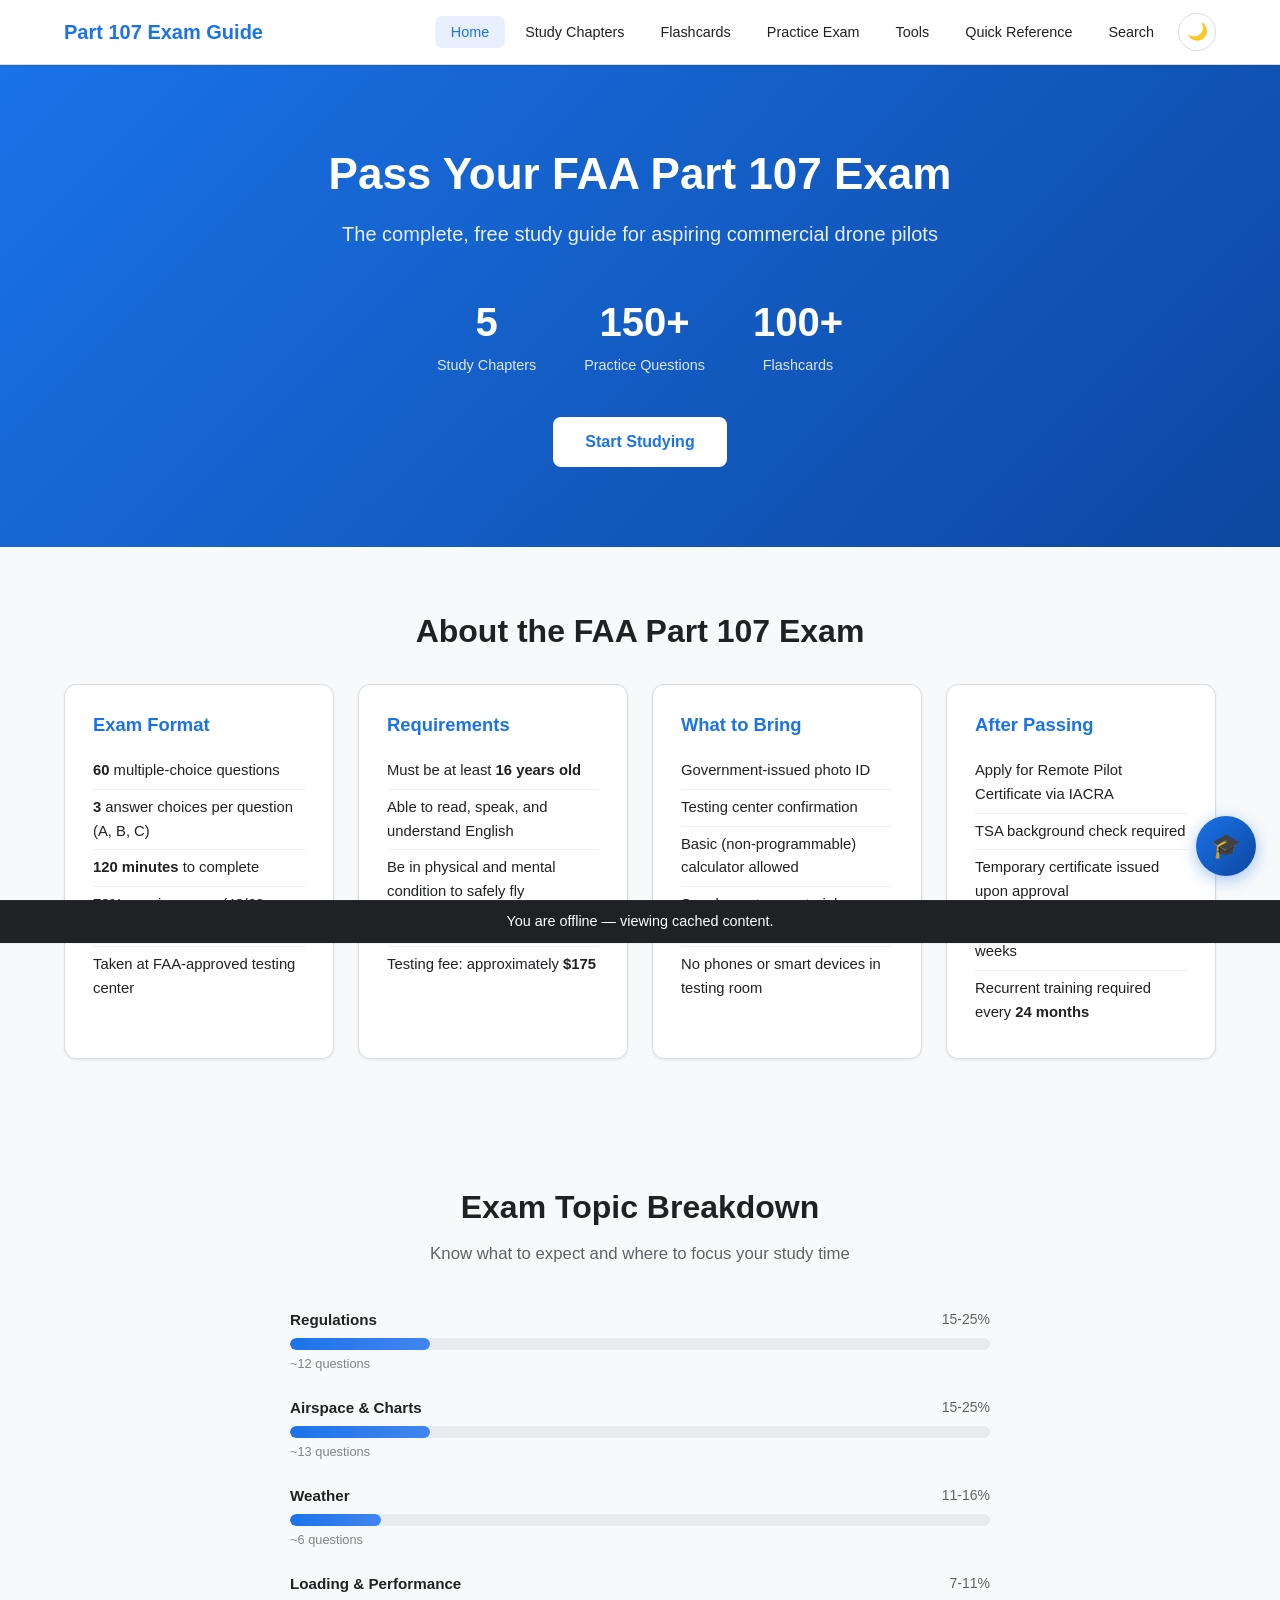
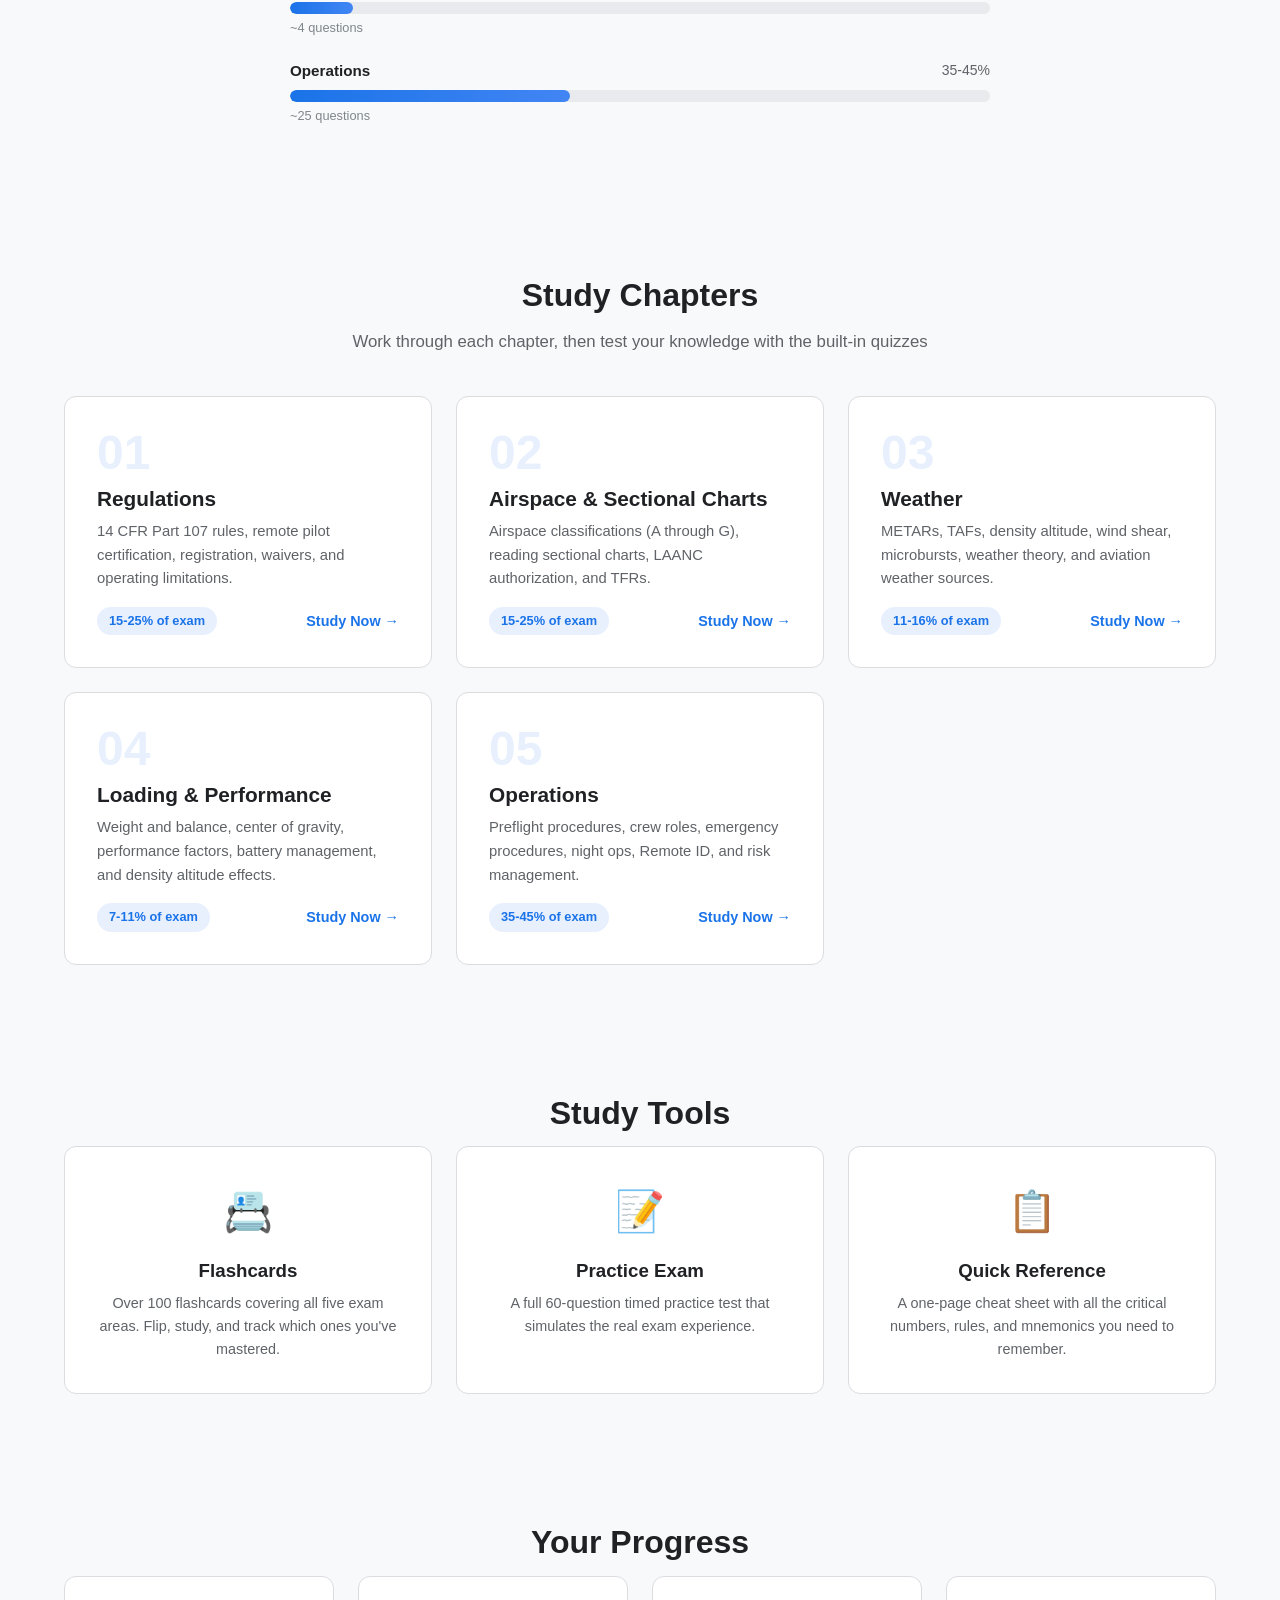
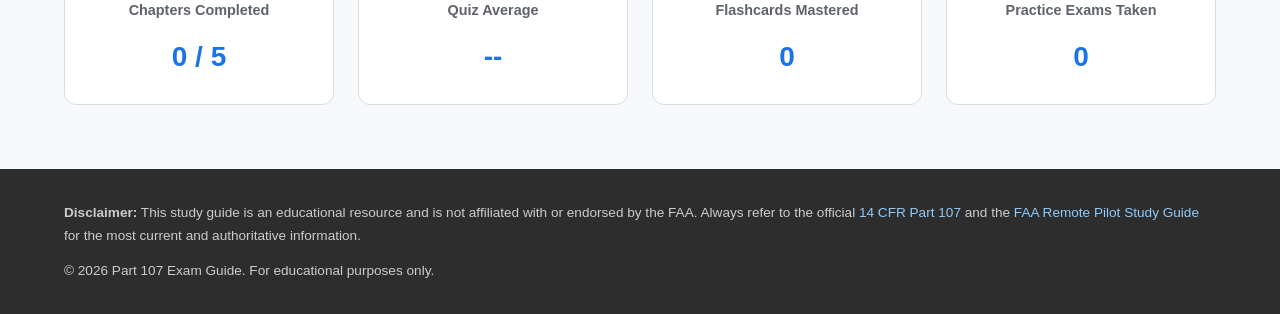
<file: index.html>
<!DOCTYPE html>
<html lang="en">
<head>
    <meta charset="UTF-8">
    <meta name="viewport" content="width=device-width, initial-scale=1.0">
    <meta http-equiv="Content-Security-Policy" content="default-src 'self'; script-src 'self' 'unsafe-inline'; style-src 'self' 'unsafe-inline'; img-src 'self' data:; font-src 'self'; connect-src 'self'; manifest-src 'self'; worker-src 'self'; object-src 'none'; base-uri 'self'; form-action 'self'">
    <title>Part 107 Exam Guide - Complete Study Resource for Drone Pilots</title>
    <link rel="stylesheet" href="css/styles.css">
    <link rel="manifest" href="/manifest.json">
    <meta name="theme-color" content="#0b3d91">
    <meta name="description" content="Free, complete FAA Part 107 study guide for commercial drone pilots: five study chapters, flashcards, practice exams, and a quick-reference cheat sheet.">
    <meta name="robots" content="index, follow">
    <link rel="icon" type="image/svg+xml" href="icons/favicon.svg">
    <meta property="og:type" content="website">
    <meta property="og:title" content="Part 107 Exam Guide - Complete Study Resource for Drone Pilots">
    <meta property="og:description" content="Free, complete FAA Part 107 study guide for commercial drone pilots: five study chapters, flashcards, practice exams, and a quick-reference cheat sheet.">
    <meta property="og:image" content="icons/icon-512.png">
    <script>(function(){try{var t=localStorage.getItem('part107_theme');if(!t){t=(window.matchMedia&&window.matchMedia('(prefers-color-scheme: dark)').matches)?'dark':'light';}document.documentElement.setAttribute('data-theme',t);}catch(e){}})();</script>
</head>
<body>
    <a href="#main" class="skip-link">Skip to main content</a>
    <header class="site-header">
        <nav class="nav-bar">
            <a href="index.html" class="logo">Part 107 Exam Guide</a>
            <button class="nav-toggle" aria-label="Toggle navigation">&#9776;</button>
            <ul class="nav-links">
                <li><a href="index.html" class="active">Home</a></li>
                <li class="dropdown">
                    <a href="#chapters">Study Chapters</a>
                    <ul class="dropdown-menu">
                        <li><a href="chapters/regulations.html">1. Regulations</a></li>
                        <li><a href="chapters/airspace.html">2. Airspace</a></li>
                        <li><a href="chapters/weather.html">3. Weather</a></li>
                        <li><a href="chapters/loading-performance.html">4. Loading &amp; Performance</a></li>
                        <li><a href="chapters/operations.html">5. Operations</a></li>
                    </ul>
                </li>
                <li><a href="flashcards.html">Flashcards</a></li>
                <li><a href="practice-exam.html">Practice Exam</a></li>
                <li class="dropdown">
                    <a href="#">Tools</a>
                    <ul class="dropdown-menu">
                        <li><a href="dashboard.html">Progress Dashboard</a></li>
                        <li><a href="tools/metar-decoder.html">METAR Decoder</a></li>
                        <li><a href="tools/chart-quiz.html">Chart Quiz</a></li>
                    </ul>
                </li>
                <li><a href="reference.html">Quick Reference</a></li>
            </ul>
        </nav>
    </header>

    <main id="main">
        <section class="hero">
            <div class="hero-content">
                <h1>Pass Your FAA Part 107 Exam</h1>
                <p class="hero-subtitle">The complete, free study guide for aspiring commercial drone pilots</p>
                <div class="hero-stats">
                    <div class="stat">
                        <span class="stat-number">5</span>
                        <span class="stat-label">Study Chapters</span>
                    </div>
                    <div class="stat">
                        <span class="stat-number">150+</span>
                        <span class="stat-label">Practice Questions</span>
                    </div>
                    <div class="stat">
                        <span class="stat-number">100+</span>
                        <span class="stat-label">Flashcards</span>
                    </div>
                </div>
                <a href="#chapters" class="btn btn-primary">Start Studying</a>
            </div>
        </section>

        <section class="exam-overview" id="overview">
            <div class="container">
                <h2>About the FAA Part 107 Exam</h2>
                <div class="overview-grid">
                    <div class="overview-card">
                        <h3>Exam Format</h3>
                        <ul>
                            <li><strong>60</strong> multiple-choice questions</li>
                            <li><strong>3</strong> answer choices per question (A, B, C)</li>
                            <li><strong>120 minutes</strong> to complete</li>
                            <li><strong>70%</strong> passing score (42/60 correct)</li>
                            <li>Taken at FAA-approved testing center</li>
                        </ul>
                    </div>
                    <div class="overview-card">
                        <h3>Requirements</h3>
                        <ul>
                            <li>Must be at least <strong>16 years old</strong></li>
                            <li>Able to read, speak, and understand English</li>
                            <li>Be in physical and mental condition to safely fly</li>
                            <li>Pass TSA security vetting</li>
                            <li>Testing fee: approximately <strong>$175</strong></li>
                        </ul>
                    </div>
                    <div class="overview-card">
                        <h3>What to Bring</h3>
                        <ul>
                            <li>Government-issued photo ID</li>
                            <li>Testing center confirmation</li>
                            <li>Basic (non-programmable) calculator allowed</li>
                            <li>Supplementary materials provided at center</li>
                            <li>No phones or smart devices in testing room</li>
                        </ul>
                    </div>
                    <div class="overview-card">
                        <h3>After Passing</h3>
                        <ul>
                            <li>Apply for Remote Pilot Certificate via IACRA</li>
                            <li>TSA background check required</li>
                            <li>Temporary certificate issued upon approval</li>
                            <li>Permanent card mailed within weeks</li>
                            <li>Recurrent training required every <strong>24 months</strong></li>
                        </ul>
                    </div>
                </div>
            </div>
        </section>

        <section class="topic-breakdown">
            <div class="container">
                <h2>Exam Topic Breakdown</h2>
                <p class="section-subtitle">Know what to expect and where to focus your study time</p>
                <div class="topic-bars">
                    <div class="topic-bar">
                        <div class="topic-info">
                            <span class="topic-name">Regulations</span>
                            <span class="topic-percent">15-25%</span>
                        </div>
                        <div class="bar-track"><div class="bar-fill" style="width: 20%"></div></div>
                        <span class="topic-questions">~12 questions</span>
                    </div>
                    <div class="topic-bar">
                        <div class="topic-info">
                            <span class="topic-name">Airspace &amp; Charts</span>
                            <span class="topic-percent">15-25%</span>
                        </div>
                        <div class="bar-track"><div class="bar-fill" style="width: 20%"></div></div>
                        <span class="topic-questions">~13 questions</span>
                    </div>
                    <div class="topic-bar">
                        <div class="topic-info">
                            <span class="topic-name">Weather</span>
                            <span class="topic-percent">11-16%</span>
                        </div>
                        <div class="bar-track"><div class="bar-fill" style="width: 13%"></div></div>
                        <span class="topic-questions">~6 questions</span>
                    </div>
                    <div class="topic-bar">
                        <div class="topic-info">
                            <span class="topic-name">Loading &amp; Performance</span>
                            <span class="topic-percent">7-11%</span>
                        </div>
                        <div class="bar-track"><div class="bar-fill" style="width: 9%"></div></div>
                        <span class="topic-questions">~4 questions</span>
                    </div>
                    <div class="topic-bar">
                        <div class="topic-info">
                            <span class="topic-name">Operations</span>
                            <span class="topic-percent">35-45%</span>
                        </div>
                        <div class="bar-track"><div class="bar-fill" style="width: 40%"></div></div>
                        <span class="topic-questions">~25 questions</span>
                    </div>
                </div>
            </div>
        </section>

        <section class="chapters-section" id="chapters">
            <div class="container">
                <h2>Study Chapters</h2>
                <p class="section-subtitle">Work through each chapter, then test your knowledge with the built-in quizzes</p>
                <div class="chapter-grid">
                    <a href="chapters/regulations.html" class="chapter-card">
                        <div class="chapter-number">01</div>
                        <h3>Regulations</h3>
                        <p>14 CFR Part 107 rules, remote pilot certification, registration, waivers, and operating limitations.</p>
                        <div class="chapter-meta">
                            <span class="badge">15-25% of exam</span>
                            <span class="chapter-link">Study Now &rarr;</span>
                        </div>
                    </a>
                    <a href="chapters/airspace.html" class="chapter-card">
                        <div class="chapter-number">02</div>
                        <h3>Airspace &amp; Sectional Charts</h3>
                        <p>Airspace classifications (A through G), reading sectional charts, LAANC authorization, and TFRs.</p>
                        <div class="chapter-meta">
                            <span class="badge">15-25% of exam</span>
                            <span class="chapter-link">Study Now &rarr;</span>
                        </div>
                    </a>
                    <a href="chapters/weather.html" class="chapter-card">
                        <div class="chapter-number">03</div>
                        <h3>Weather</h3>
                        <p>METARs, TAFs, density altitude, wind shear, microbursts, weather theory, and aviation weather sources.</p>
                        <div class="chapter-meta">
                            <span class="badge">11-16% of exam</span>
                            <span class="chapter-link">Study Now &rarr;</span>
                        </div>
                    </a>
                    <a href="chapters/loading-performance.html" class="chapter-card">
                        <div class="chapter-number">04</div>
                        <h3>Loading &amp; Performance</h3>
                        <p>Weight and balance, center of gravity, performance factors, battery management, and density altitude effects.</p>
                        <div class="chapter-meta">
                            <span class="badge">7-11% of exam</span>
                            <span class="chapter-link">Study Now &rarr;</span>
                        </div>
                    </a>
                    <a href="chapters/operations.html" class="chapter-card">
                        <div class="chapter-number">05</div>
                        <h3>Operations</h3>
                        <p>Preflight procedures, crew roles, emergency procedures, night ops, Remote ID, and risk management.</p>
                        <div class="chapter-meta">
                            <span class="badge">35-45% of exam</span>
                            <span class="chapter-link">Study Now &rarr;</span>
                        </div>
                    </a>
                </div>
            </div>
        </section>

        <section class="tools-section">
            <div class="container">
                <h2>Study Tools</h2>
                <div class="tools-grid">
                    <a href="flashcards.html" class="tool-card">
                        <div class="tool-icon">&#x1F4C7;</div>
                        <h3>Flashcards</h3>
                        <p>Over 100 flashcards covering all five exam areas. Flip, study, and track which ones you've mastered.</p>
                    </a>
                    <a href="practice-exam.html" class="tool-card">
                        <div class="tool-icon">&#x1F4DD;</div>
                        <h3>Practice Exam</h3>
                        <p>A full 60-question timed practice test that simulates the real exam experience.</p>
                    </a>
                    <a href="reference.html" class="tool-card">
                        <div class="tool-icon">&#x1F4CB;</div>
                        <h3>Quick Reference</h3>
                        <p>A one-page cheat sheet with all the critical numbers, rules, and mnemonics you need to remember.</p>
                    </a>
                </div>
            </div>
        </section>

        <section class="progress-section" id="progress">
            <div class="container">
                <h2>Your Progress</h2>
                <div class="progress-dashboard" id="progressDashboard">
                    <div class="progress-card">
                        <h4>Chapters Completed</h4>
                        <div class="progress-ring-container">
                            <div class="progress-text" id="chaptersCompleted">0 / 5</div>
                        </div>
                    </div>
                    <div class="progress-card">
                        <h4>Quiz Average</h4>
                        <div class="progress-ring-container">
                            <div class="progress-text" id="quizAverage">--</div>
                        </div>
                    </div>
                    <div class="progress-card">
                        <h4>Flashcards Mastered</h4>
                        <div class="progress-ring-container">
                            <div class="progress-text" id="flashcardsMastered">0</div>
                        </div>
                    </div>
                    <div class="progress-card">
                        <h4>Practice Exams Taken</h4>
                        <div class="progress-ring-container">
                            <div class="progress-text" id="examsTaken">0</div>
                        </div>
                    </div>
                </div>
            </div>
        </section>
    </main>

    <footer class="site-footer">
        <div class="container">
            <p><strong>Disclaimer:</strong> This study guide is an educational resource and is not affiliated with or endorsed by the FAA. Always refer to the official <a href="https://www.ecfr.gov/current/title-14/chapter-I/subchapter-F/part-107" target="_blank" rel="noopener noreferrer">14 CFR Part 107</a> and the <a href="https://www.faa.gov/sites/faa.gov/files/regulations_policies/handbooks_manuals/aviation/remote_pilot_study_guide.pdf" target="_blank" rel="noopener noreferrer">FAA Remote Pilot Study Guide</a> for the most current and authoritative information.</p>
            <p>&copy; 2026 Part 107 Exam Guide. For educational purposes only.</p>
        </div>
    </footer>

    <script src="js/progress.js" defer></script>
    <script src="js/nav.js" defer></script>
    <script src="js/assistant.js" defer></script>
    <script src="js/ui.js" defer></script>
    <script>
    if ('serviceWorker' in navigator) {
      window.addEventListener('load', function() {
        navigator.serviceWorker.register('/sw.js').catch(function(e) { console.log('SW reg failed:', e); });
      });
    }
    </script>
</body>
</html>
</file>
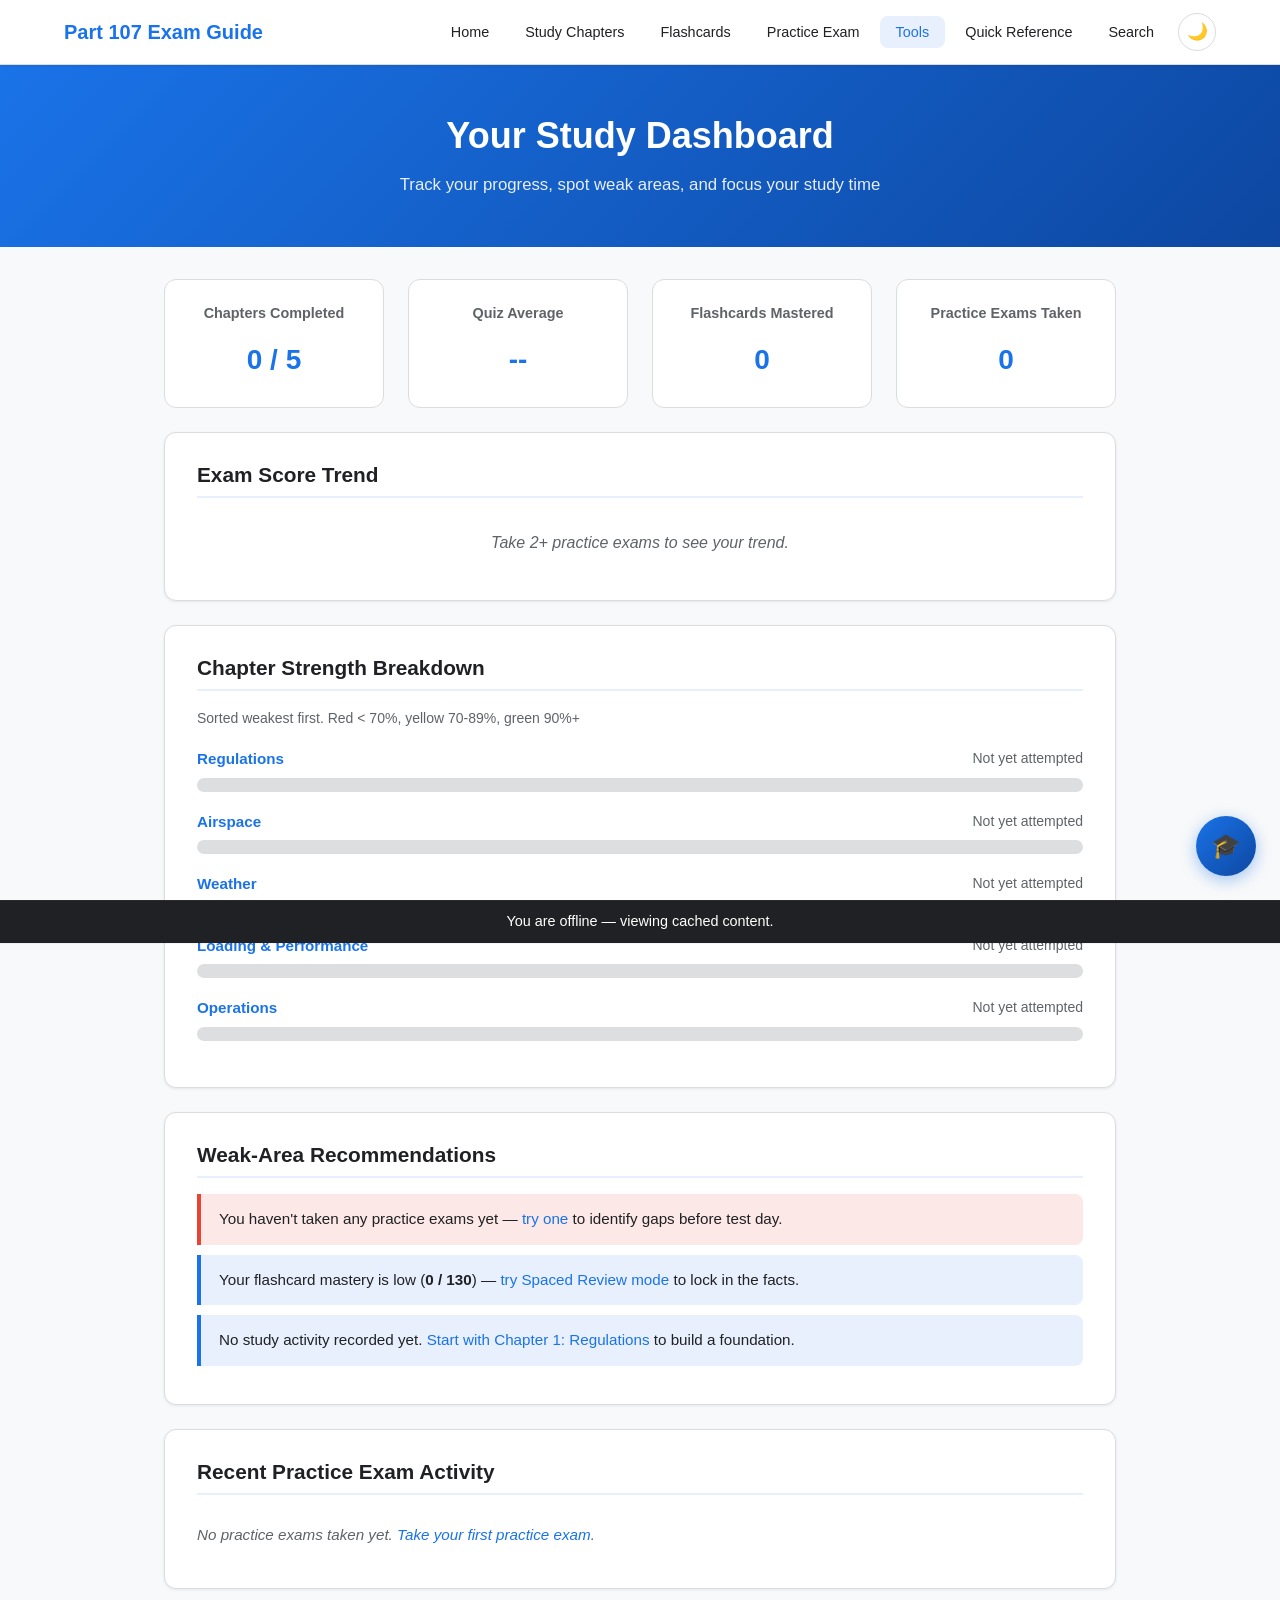
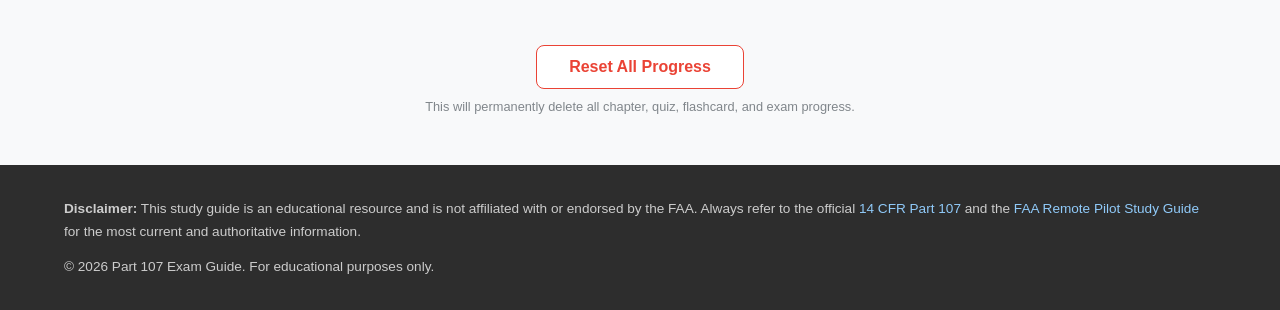
<file: dashboard.html>
<!DOCTYPE html>
<html lang="en">
<head>
    <meta charset="UTF-8">
    <meta name="viewport" content="width=device-width, initial-scale=1.0">
    <meta http-equiv="Content-Security-Policy" content="default-src 'self'; script-src 'self' 'unsafe-inline'; style-src 'self' 'unsafe-inline'; img-src 'self' data:; font-src 'self'; connect-src 'self'; manifest-src 'self'; worker-src 'self'; object-src 'none'; base-uri 'self'; form-action 'self'">
    <title>Study Dashboard - Part 107 Exam Guide</title>
    <link rel="stylesheet" href="css/styles.css">
    <link rel="manifest" href="/manifest.json">
    <meta name="theme-color" content="#0b3d91">
    <meta name="description" content="Your personal Part 107 progress dashboard: track chapter completion, quiz and practice-exam scores, flashcards mastered, and spot weak areas to study.">
    <meta name="robots" content="index, follow">
    <link rel="icon" type="image/svg+xml" href="icons/favicon.svg">
    <meta property="og:type" content="website">
    <meta property="og:title" content="Study Dashboard - Part 107 Exam Guide">
    <meta property="og:description" content="Your personal Part 107 progress dashboard: track chapter completion, quiz and practice-exam scores, flashcards mastered, and spot weak areas to study.">
    <meta property="og:image" content="icons/icon-512.png">
    <style>
        /* --- Dashboard-specific styles --- */
        .dashboard-hero {
            background: linear-gradient(135deg, #1a73e8 0%, #0d47a1 100%);
            color: white;
            padding: 48px 24px;
            text-align: center;
        }

        .dashboard-hero h1 {
            font-size: 2.25rem;
            margin-bottom: 12px;
        }

        .dashboard-hero p {
            opacity: 0.9;
            font-size: 1.05rem;
        }

        .dashboard-section {
            max-width: 1000px;
            margin: 0 auto;
            padding: 32px 24px;
        }

        .dashboard-block {
            background: var(--bg-white);
            border: 1px solid var(--border);
            border-radius: var(--radius-lg);
            padding: 28px 32px;
            margin-bottom: 24px;
            box-shadow: var(--shadow-sm);
        }

        .dashboard-block h2 {
            text-align: left;
            font-size: 1.3rem;
            margin-bottom: 16px;
            padding-bottom: 8px;
            border-bottom: 2px solid var(--primary-light);
            color: var(--text);
        }

        .empty-state {
            color: var(--text-light);
            font-style: italic;
            padding: 16px 0;
            text-align: center;
        }

        /* Trend chart */
        .trend-chart {
            width: 100%;
            height: 220px;
            display: block;
        }

        .trend-chart .axis {
            stroke: var(--border);
            stroke-width: 1;
        }

        .trend-chart .gridline {
            stroke: #f0f0f0;
            stroke-width: 1;
        }

        .trend-chart .trend-line {
            fill: none;
            stroke: var(--primary);
            stroke-width: 2.5;
        }

        .trend-chart .trend-dot {
            fill: var(--primary);
        }

        .trend-chart .axis-label {
            font-size: 11px;
            fill: var(--text-light);
        }

        /* Chapter strength bars */
        .strength-row {
            margin-bottom: 18px;
        }

        .strength-info {
            display: flex;
            justify-content: space-between;
            margin-bottom: 6px;
            font-size: 0.95rem;
        }

        .strength-name {
            font-weight: 600;
        }

        .strength-score {
            color: var(--text-light);
            font-size: 0.875rem;
        }

        .strength-track {
            height: 14px;
            background: #e8eaed;
            border-radius: 7px;
            overflow: hidden;
        }

        .strength-fill {
            height: 100%;
            border-radius: 7px;
            transition: width 0.6s ease;
        }

        .strength-fill.low {
            background: var(--accent);
        }

        .strength-fill.mid {
            background: var(--warning);
        }

        .strength-fill.high {
            background: var(--secondary);
        }

        .strength-fill.none {
            background: #c0c0c0;
            width: 100%;
            opacity: 0.3;
        }

        /* Recommendations */
        .rec-list {
            list-style: none;
            padding: 0;
        }

        .rec-list li {
            padding: 14px 18px;
            margin-bottom: 10px;
            background: var(--primary-light);
            border-left: 4px solid var(--primary);
            border-radius: 0 var(--radius) var(--radius) 0;
            font-size: 0.95rem;
            line-height: 1.5;
        }

        .rec-list li.priority {
            background: #fce8e6;
            border-left-color: var(--accent);
        }

        .rec-list li.success {
            background: #e8f5e9;
            border-left-color: var(--secondary);
        }

        /* Activity log */
        .activity-list {
            list-style: none;
            padding: 0;
        }

        .activity-list li {
            padding: 12px 0;
            border-bottom: 1px solid #f0f0f0;
            display: flex;
            justify-content: space-between;
            align-items: center;
            font-size: 0.95rem;
        }

        .activity-list li:last-child {
            border-bottom: none;
        }

        .activity-date {
            color: var(--text-light);
            font-size: 0.875rem;
        }

        .activity-score {
            font-weight: 700;
        }

        .activity-score.pass {
            color: var(--secondary);
        }

        .activity-score.fail {
            color: var(--accent);
        }

        /* Reset button area */
        .reset-area {
            text-align: center;
            padding: 32px 0 16px;
        }

        .btn-danger {
            background: var(--bg-white);
            color: var(--accent);
            border: 1px solid var(--accent);
        }

        .btn-danger:hover {
            background: var(--accent);
            color: white;
            box-shadow: var(--shadow-md);
        }

        @media (max-width: 768px) {
            .dashboard-block {
                padding: 20px 18px;
            }
            .dashboard-hero h1 {
                font-size: 1.6rem;
            }
        }
    </style>
    <script>(function(){try{var t=localStorage.getItem('part107_theme');if(!t){t=(window.matchMedia&&window.matchMedia('(prefers-color-scheme: dark)').matches)?'dark':'light';}document.documentElement.setAttribute('data-theme',t);}catch(e){}})();</script>
</head>
<body>
    <a href="#main" class="skip-link">Skip to main content</a>
    <header class="site-header">
        <nav class="nav-bar">
            <a href="index.html" class="logo">Part 107 Exam Guide</a>
            <button class="nav-toggle" aria-label="Toggle navigation">&#9776;</button>
            <ul class="nav-links">
                <li><a href="index.html">Home</a></li>
                <li class="dropdown">
                    <a href="#">Study Chapters</a>
                    <ul class="dropdown-menu">
                        <li><a href="chapters/regulations.html">1. Regulations</a></li>
                        <li><a href="chapters/airspace.html">2. Airspace</a></li>
                        <li><a href="chapters/weather.html">3. Weather</a></li>
                        <li><a href="chapters/loading-performance.html">4. Loading &amp; Performance</a></li>
                        <li><a href="chapters/operations.html">5. Operations</a></li>
                    </ul>
                </li>
                <li><a href="flashcards.html">Flashcards</a></li>
                <li><a href="practice-exam.html">Practice Exam</a></li>
                <li class="dropdown">
                    <a href="#" class="active">Tools</a>
                    <ul class="dropdown-menu">
                        <li><a href="dashboard.html">Progress Dashboard</a></li>
                        <li><a href="tools/metar-decoder.html">METAR Decoder</a></li>
                        <li><a href="tools/chart-quiz.html">Chart Quiz</a></li>
                    </ul>
                </li>
                <li><a href="reference.html">Quick Reference</a></li>
            </ul>
        </nav>
    </header>

    <section class="dashboard-hero">
        <div class="container">
            <h1>Your Study Dashboard</h1>
            <p>Track your progress, spot weak areas, and focus your study time</p>
        </div>
    </section>

    <main id="main" class="dashboard-section">
        <!-- Header stat cards -->
        <section class="progress-section" style="padding:0 0 24px;">
            <div class="progress-dashboard" id="progressDashboard">
                <div class="progress-card">
                    <h4>Chapters Completed</h4>
                    <div class="progress-ring-container">
                        <div class="progress-text" id="chaptersCompleted">0 / 5</div>
                    </div>
                </div>
                <div class="progress-card">
                    <h4>Quiz Average</h4>
                    <div class="progress-ring-container">
                        <div class="progress-text" id="quizAverage">--</div>
                    </div>
                </div>
                <div class="progress-card">
                    <h4>Flashcards Mastered</h4>
                    <div class="progress-ring-container">
                        <div class="progress-text" id="flashcardsMastered">0</div>
                    </div>
                </div>
                <div class="progress-card">
                    <h4>Practice Exams Taken</h4>
                    <div class="progress-ring-container">
                        <div class="progress-text" id="examsTaken">0</div>
                    </div>
                </div>
            </div>
        </section>

        <!-- Exam score trend -->
        <div class="dashboard-block">
            <h2>Exam Score Trend</h2>
            <div id="trendArea"></div>
        </div>

        <!-- Chapter strength breakdown -->
        <div class="dashboard-block">
            <h2>Chapter Strength Breakdown</h2>
            <p style="color:var(--text-light);font-size:0.875rem;margin-bottom:18px;">Sorted weakest first. Red &lt; 70%, yellow 70-89%, green 90%+</p>
            <div id="strengthArea"></div>
        </div>

        <!-- Recommendations -->
        <div class="dashboard-block">
            <h2>Weak-Area Recommendations</h2>
            <ul class="rec-list" id="recArea"></ul>
        </div>

        <!-- Recent activity -->
        <div class="dashboard-block">
            <h2>Recent Practice Exam Activity</h2>
            <ul class="activity-list" id="activityArea"></ul>
        </div>

        <!-- Reset button -->
        <div class="reset-area">
            <button class="btn btn-danger" id="resetBtn">Reset All Progress</button>
            <p style="color:var(--text-lighter);font-size:0.8rem;margin-top:8px;">This will permanently delete all chapter, quiz, flashcard, and exam progress.</p>
        </div>
    </main>

    <footer class="site-footer">
        <div class="container">
            <p><strong>Disclaimer:</strong> This study guide is an educational resource and is not affiliated with or endorsed by the FAA. Always refer to the official <a href="https://www.ecfr.gov/current/title-14/chapter-I/subchapter-F/part-107" target="_blank" rel="noopener noreferrer">14 CFR Part 107</a> and the <a href="https://www.faa.gov/sites/faa.gov/files/regulations_policies/handbooks_manuals/aviation/remote_pilot_study_guide.pdf" target="_blank" rel="noopener noreferrer">FAA Remote Pilot Study Guide</a> for the most current and authoritative information.</p>
            <p>&copy; 2026 Part 107 Exam Guide. For educational purposes only.</p>
        </div>
    </footer>

    <script src="js/progress.js" defer></script>
    <script src="js/nav.js" defer></script>
    <script src="js/dashboard.js" defer></script>
    <script src="js/assistant.js" defer></script>
    <script src="js/ui.js" defer></script>
    <script>
    if ('serviceWorker' in navigator) {
      window.addEventListener('load', function() {
        navigator.serviceWorker.register('/sw.js').catch(function(e) { console.log('SW reg failed:', e); });
      });
    }
    </script>
</body>
</html>
</file>
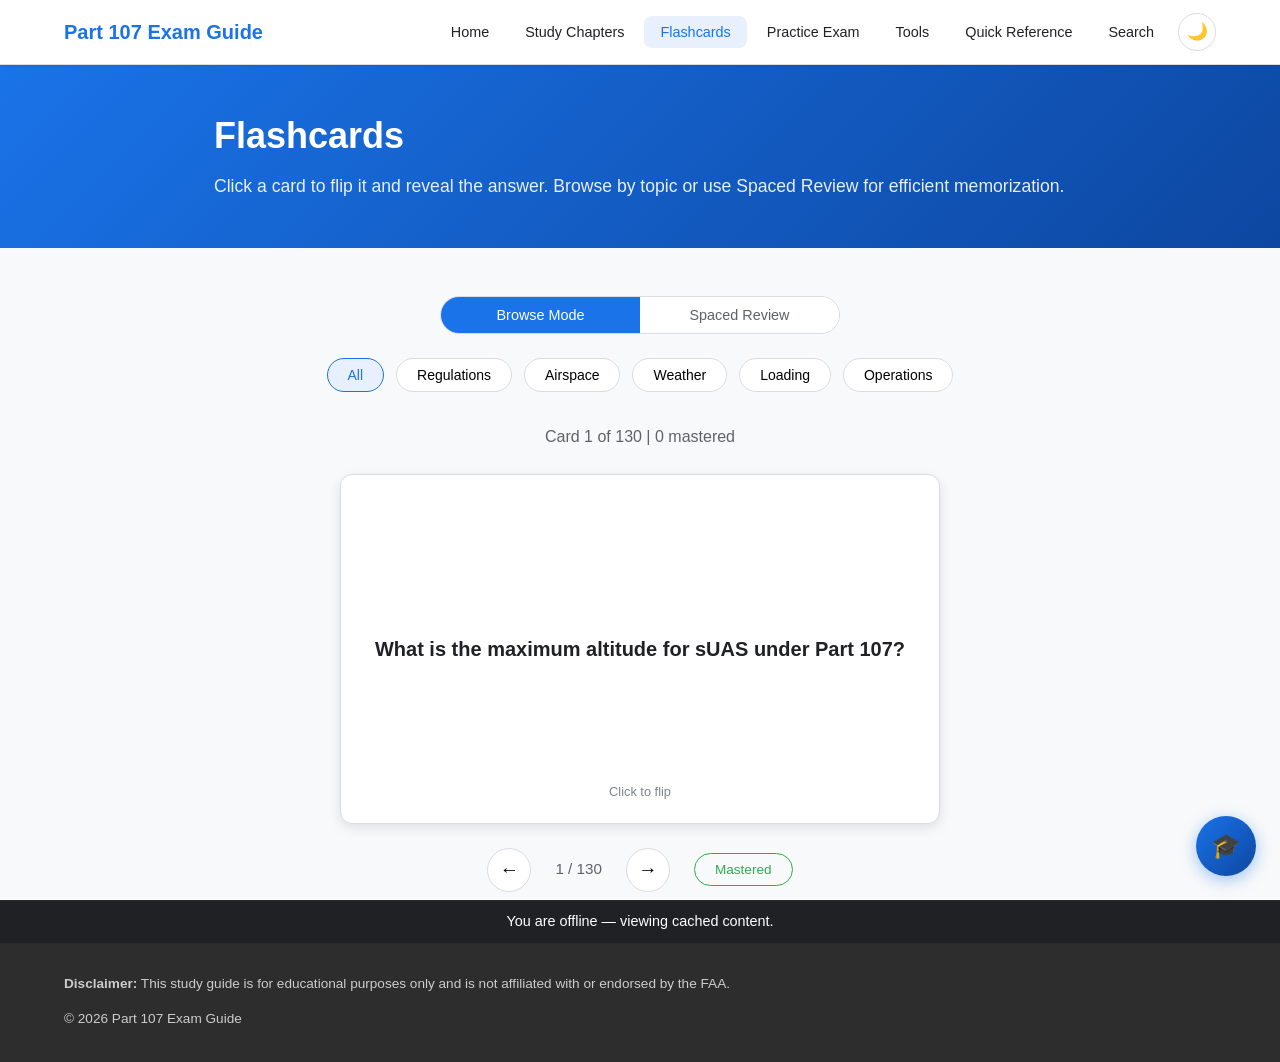
<file: flashcards.html>
<!DOCTYPE html>
<html lang="en">
<head>
    <meta charset="UTF-8">
    <meta name="viewport" content="width=device-width, initial-scale=1.0">
    <meta http-equiv="Content-Security-Policy" content="default-src 'self'; script-src 'self' 'unsafe-inline'; style-src 'self' 'unsafe-inline'; img-src 'self' data:; font-src 'self'; connect-src 'self'; manifest-src 'self'; worker-src 'self'; object-src 'none'; base-uri 'self'; form-action 'self'">
    <title>Flashcards - Part 107 Exam Guide</title>
    <link rel="stylesheet" href="css/styles.css">
    <link rel="manifest" href="/manifest.json">
    <meta name="theme-color" content="#0b3d91">
    <meta name="description" content="Study 130 FAA Part 107 flashcards with smart spaced-repetition review to lock in regulations, airspace, weather, and operations knowledge for your exam.">
    <meta name="robots" content="index, follow">
    <link rel="icon" type="image/svg+xml" href="icons/favicon.svg">
    <meta property="og:type" content="website">
    <meta property="og:title" content="Flashcards - Part 107 Exam Guide">
    <meta property="og:description" content="Study 130 FAA Part 107 flashcards with smart spaced-repetition review to lock in regulations, airspace, weather, and operations knowledge for your exam.">
    <meta property="og:image" content="icons/icon-512.png">
    <style>
        .mode-toggle {
            display: flex;
            justify-content: center;
            gap: 0;
            margin-bottom: 24px;
            max-width: 400px;
            margin-left: auto;
            margin-right: auto;
            border: 1px solid #dadce0;
            border-radius: 24px;
            overflow: hidden;
        }
        .mode-toggle button {
            flex: 1;
            padding: 10px 20px;
            background: #fff;
            border: none;
            cursor: pointer;
            font-size: 0.9rem;
            font-weight: 500;
            color: #5f6368;
            transition: all 0.2s;
        }
        .mode-toggle button.active {
            background: #1a73e8;
            color: #fff;
        }
        .mode-toggle button:not(.active):hover {
            background: #f1f3f4;
        }
        .sr-grade-controls {
            display: flex;
            justify-content: center;
            gap: 12px;
            margin-top: 20px;
            flex-wrap: wrap;
        }
        .sr-grade-btn {
            padding: 10px 20px;
            border: 1px solid #dadce0;
            border-radius: 20px;
            background: #fff;
            cursor: pointer;
            font-size: 0.9rem;
            font-weight: 500;
            transition: all 0.2s;
            min-width: 90px;
        }
        .sr-grade-btn:hover {
            transform: translateY(-1px);
            box-shadow: 0 2px 6px rgba(0,0,0,0.1);
        }
        .sr-grade-btn.again { border-color: #ea4335; color: #ea4335; }
        .sr-grade-btn.again:hover { background: #ea4335; color: #fff; }
        .sr-grade-btn.hard { border-color: #f9ab00; color: #f9ab00; }
        .sr-grade-btn.hard:hover { background: #f9ab00; color: #fff; }
        .sr-grade-btn.good { border-color: #1a73e8; color: #1a73e8; }
        .sr-grade-btn.good:hover { background: #1a73e8; color: #fff; }
        .sr-grade-btn.easy { border-color: #34a853; color: #34a853; }
        .sr-grade-btn.easy:hover { background: #34a853; color: #fff; }
        .sr-done {
            text-align: center;
            padding: 40px 24px;
            background: #fff;
            border: 1px solid #dadce0;
            border-radius: 12px;
            box-shadow: 0 1px 4px rgba(0,0,0,0.06);
        }
        .sr-done h3 {
            margin-bottom: 16px;
            color: #1a73e8;
        }
        .sr-done .sr-stats {
            display: flex;
            justify-content: center;
            gap: 24px;
            margin-top: 20px;
            flex-wrap: wrap;
        }
        .sr-done .sr-stat {
            text-align: center;
        }
        .sr-done .sr-stat strong {
            display: block;
            font-size: 1.5rem;
            color: #202124;
        }
        .sr-done .sr-stat span {
            font-size: 0.85rem;
            color: #5f6368;
        }
    </style>
    <script>(function(){try{var t=localStorage.getItem('part107_theme');if(!t){t=(window.matchMedia&&window.matchMedia('(prefers-color-scheme: dark)').matches)?'dark':'light';}document.documentElement.setAttribute('data-theme',t);}catch(e){}})();</script>
</head>
<body>
    <a href="#main" class="skip-link">Skip to main content</a>
    <header class="site-header">
        <nav class="nav-bar">
            <a href="index.html" class="logo">Part 107 Exam Guide</a>
            <button class="nav-toggle" aria-label="Toggle navigation">&#9776;</button>
            <ul class="nav-links">
                <li><a href="index.html">Home</a></li>
                <li class="dropdown">
                    <a href="#">Study Chapters</a>
                    <ul class="dropdown-menu">
                        <li><a href="chapters/regulations.html">1. Regulations</a></li>
                        <li><a href="chapters/airspace.html">2. Airspace</a></li>
                        <li><a href="chapters/weather.html">3. Weather</a></li>
                        <li><a href="chapters/loading-performance.html">4. Loading &amp; Performance</a></li>
                        <li><a href="chapters/operations.html">5. Operations</a></li>
                    </ul>
                </li>
                <li><a href="flashcards.html" class="active">Flashcards</a></li>
                <li><a href="practice-exam.html">Practice Exam</a></li>
                <li class="dropdown">
                    <a href="#">Tools</a>
                    <ul class="dropdown-menu">
                        <li><a href="dashboard.html">Progress Dashboard</a></li>
                        <li><a href="tools/metar-decoder.html">METAR Decoder</a></li>
                        <li><a href="tools/chart-quiz.html">Chart Quiz</a></li>
                    </ul>
                </li>
                <li><a href="reference.html">Quick Reference</a></li>
            </ul>
        </nav>
    </header>

    <section class="chapter-hero">
        <div class="container">
            <h1>Flashcards</h1>
            <p class="chapter-desc">Click a card to flip it and reveal the answer. Browse by topic or use Spaced Review for efficient memorization.</p>
        </div>
    </section>

    <main id="main">
        <div class="container" style="padding: 48px 24px;">

            <div class="mode-toggle">
                <button id="modeBrowseBtn" class="active" onclick="setMode('browse')">Browse Mode</button>
                <button id="modeSRBtn" onclick="setMode('sr')">Spaced Review</button>
            </div>

            <div id="browseSection">
                <div class="flashcard-controls">
                    <button class="filter-btn active" onclick="filterCards('all', this)">All</button>
                    <button class="filter-btn" onclick="filterCards('regulations', this)">Regulations</button>
                    <button class="filter-btn" onclick="filterCards('airspace', this)">Airspace</button>
                    <button class="filter-btn" onclick="filterCards('weather', this)">Weather</button>
                    <button class="filter-btn" onclick="filterCards('loading', this)">Loading</button>
                    <button class="filter-btn" onclick="filterCards('operations', this)">Operations</button>
                </div>

                <p style="text-align:center;margin-bottom:24px;color:#5f6368;" id="cardStats">Card 1 of 130 | 0 mastered</p>

                <div class="flashcard-area">
                    <div class="flashcard" id="flashcard" onclick="flipCard()" role="button" tabindex="0" aria-label="Flashcard. Press Enter or Space to flip.">
                        <div class="flashcard-inner">
                            <div class="flashcard-front">
                                <h3 id="cardFront">Loading...</h3>
                                <span class="card-hint">Click to flip</span>
                            </div>
                            <div class="flashcard-back">
                                <p id="cardBack">Loading...</p>
                            </div>
                        </div>
                    </div>

                    <div class="flashcard-nav">
                        <button class="fc-nav-btn" onclick="prevCard()" aria-label="Previous card">&#8592;</button>
                        <span class="flashcard-counter" id="cardCounter">1 / 130</span>
                        <button class="fc-nav-btn" onclick="nextCard()" aria-label="Next card">&#8594;</button>
                        <button class="mastered-btn" id="masteredBtn" onclick="toggleMastered()">Mastered</button>
                    </div>
                </div>
            </div>

            <div id="srSection" style="display:none;">
                <p style="text-align:center;margin-bottom:24px;color:#5f6368;" id="srStats">Due cards: 0</p>

                <div class="flashcard-area" id="srCardArea">
                    <div class="flashcard" id="srFlashcard" onclick="srFlipCard()">
                        <div class="flashcard-inner">
                            <div class="flashcard-front">
                                <h3 id="srCardFront">Loading...</h3>
                                <span class="card-hint">Click to flip</span>
                            </div>
                            <div class="flashcard-back">
                                <p id="srCardBack">Loading...</p>
                            </div>
                        </div>
                    </div>

                    <div class="sr-grade-controls" id="srGradeControls" style="display:none;">
                        <button class="sr-grade-btn again" onclick="srGrade(1)">Again</button>
                        <button class="sr-grade-btn hard" onclick="srGrade(3)">Hard</button>
                        <button class="sr-grade-btn good" onclick="srGrade(4)">Good</button>
                        <button class="sr-grade-btn easy" onclick="srGrade(5)">Easy</button>
                    </div>
                </div>

                <div class="sr-done" id="srDone" style="display:none;">
                    <h3>Done for now! Come back later.</h3>
                    <p style="color:#5f6368;">All due cards have been reviewed.</p>
                    <div class="sr-stats" id="srDoneStats"></div>
                </div>
            </div>

        </div>
    </main>

    <footer class="site-footer">
        <div class="container">
            <p><strong>Disclaimer:</strong> This study guide is for educational purposes only and is not affiliated with or endorsed by the FAA.</p>
            <p>&copy; 2026 Part 107 Exam Guide</p>
        </div>
    </footer>

    <script src="js/progress.js" defer></script>
    <script src="js/nav.js" defer></script>
    <script src="js/assistant.js" defer></script>
    <script src="js/ui.js" defer></script>
    <script>
    // Flashcards are loaded from data/flashcards.json (see loadFlashcards).
    var cards = [];

    var currentIndex = 0;
    var filteredCards = cards.slice();
    var isFlipped = false;

    function flipCard() {
        var flashcard = document.getElementById('flashcard');
        if (isFlipped) {
            flashcard.classList.remove('flipped');
        } else {
            flashcard.classList.add('flipped');
        }
        isFlipped = !isFlipped;
    }

    function showCard() {
        if (filteredCards.length === 0) {
            document.getElementById('cardFront').textContent = 'No cards in this category.';
            document.getElementById('cardBack').textContent = 'Try selecting a different filter.';
            document.getElementById('cardCounter').textContent = '0 / 0';
            updateStats();
            return;
        }

        var card = filteredCards[currentIndex];
        document.getElementById('cardFront').textContent = card.front;
        document.getElementById('cardBack').textContent = card.back;
        document.getElementById('cardCounter').textContent = (currentIndex + 1) + ' / ' + filteredCards.length;

        // Reset flip
        var flashcard = document.getElementById('flashcard');
        flashcard.classList.remove('flipped');
        isFlipped = false;

        // Update mastered button
        var mastered = Progress.getMasteredCards();
        var masteredBtn = document.getElementById('masteredBtn');
        if (mastered.indexOf(card.id) >= 0) {
            masteredBtn.classList.add('active');
            masteredBtn.textContent = 'Mastered';
        } else {
            masteredBtn.classList.remove('active');
            masteredBtn.textContent = 'Mastered';
        }

        updateStats();
    }

    function nextCard() {
        if (filteredCards.length === 0) return;
        currentIndex = (currentIndex + 1) % filteredCards.length;
        showCard();
    }

    function prevCard() {
        if (filteredCards.length === 0) return;
        currentIndex = (currentIndex - 1 + filteredCards.length) % filteredCards.length;
        showCard();
    }

    function filterCards(category, btn) {
        // Update active button
        var buttons = document.querySelectorAll('.filter-btn');
        for (var i = 0; i < buttons.length; i++) {
            buttons[i].classList.remove('active');
        }
        if (btn) btn.classList.add('active');

        // Filter cards
        if (category === 'all') {
            filteredCards = cards.slice();
        } else {
            filteredCards = [];
            for (var j = 0; j < cards.length; j++) {
                if (cards[j].category === category) {
                    filteredCards.push(cards[j]);
                }
            }
        }

        currentIndex = 0;
        showCard();
    }

    function toggleMastered() {
        if (filteredCards.length === 0) return;
        var card = filteredCards[currentIndex];
        var mastered = Progress.toggleMastered(card.id);

        var masteredBtn = document.getElementById('masteredBtn');
        if (mastered.indexOf(card.id) >= 0) {
            masteredBtn.classList.add('active');
        } else {
            masteredBtn.classList.remove('active');
        }

        updateStats();
    }

    function updateStats() {
        var mastered = Progress.getMasteredCards();
        var masteredCount = 0;

        for (var i = 0; i < filteredCards.length; i++) {
            if (mastered.indexOf(filteredCards[i].id) >= 0) {
                masteredCount++;
            }
        }

        var totalMastered = mastered.length;
        var statsEl = document.getElementById('cardStats');

        if (filteredCards.length === 0) {
            statsEl.textContent = 'No cards | ' + totalMastered + ' mastered';
        } else {
            statsEl.textContent = 'Card ' + (currentIndex + 1) + ' of ' + filteredCards.length + ' | ' + totalMastered + ' mastered';
        }
    }

    // ===== Spaced Review Mode =====
    var srQueue = [];
    var srCurrentCard = null;
    var srIsFlipped = false;

    function setMode(mode) {
        var browseSection = document.getElementById('browseSection');
        var srSection = document.getElementById('srSection');
        var browseBtn = document.getElementById('modeBrowseBtn');
        var srBtn = document.getElementById('modeSRBtn');

        if (mode === 'sr') {
            browseSection.style.display = 'none';
            srSection.style.display = 'block';
            browseBtn.classList.remove('active');
            srBtn.classList.add('active');
            startSRSession();
        } else {
            browseSection.style.display = 'block';
            srSection.style.display = 'none';
            browseBtn.classList.add('active');
            srBtn.classList.remove('active');
        }
    }

    function startSRSession() {
        var allIds = [];
        for (var i = 0; i < cards.length; i++) {
            allIds.push(cards[i].id);
        }
        var dueIds = Progress.getDueCards(allIds);

        srQueue = [];
        for (var j = 0; j < dueIds.length; j++) {
            for (var k = 0; k < cards.length; k++) {
                if (cards[k].id === dueIds[j]) {
                    srQueue.push(cards[k]);
                    break;
                }
            }
        }

        showSRCard();
    }

    function showSRCard() {
        var cardArea = document.getElementById('srCardArea');
        var doneEl = document.getElementById('srDone');
        var statsEl = document.getElementById('srStats');
        var gradeControls = document.getElementById('srGradeControls');

        updateSRStatsCounter();

        if (srQueue.length === 0) {
            cardArea.style.display = 'none';
            doneEl.style.display = 'block';
            renderSRDoneStats();
            return;
        }

        cardArea.style.display = 'block';
        doneEl.style.display = 'none';
        gradeControls.style.display = 'none';

        srCurrentCard = srQueue[0];
        document.getElementById('srCardFront').textContent = srCurrentCard.front;
        document.getElementById('srCardBack').textContent = srCurrentCard.back;

        var fc = document.getElementById('srFlashcard');
        fc.classList.remove('flipped');
        srIsFlipped = false;
    }

    function srFlipCard() {
        var fc = document.getElementById('srFlashcard');
        var gradeControls = document.getElementById('srGradeControls');
        if (srIsFlipped) {
            fc.classList.remove('flipped');
            gradeControls.style.display = 'none';
        } else {
            fc.classList.add('flipped');
            gradeControls.style.display = 'flex';
        }
        srIsFlipped = !srIsFlipped;
    }

    function srGrade(quality) {
        if (!srCurrentCard) return;
        Progress.updateCardSR(srCurrentCard.id, quality);
        srQueue.shift();
        showSRCard();
    }

    function updateSRStatsCounter() {
        var statsEl = document.getElementById('srStats');
        statsEl.textContent = 'Due cards: ' + srQueue.length;
    }

    function renderSRDoneStats() {
        var stats = Progress.getSRStats();
        var container = document.getElementById('srDoneStats');
        container.innerHTML =
            '<div class="sr-stat"><strong>' + stats.total + '</strong><span>Total Tracked</span></div>' +
            '<div class="sr-stat"><strong>' + stats.due + '</strong><span>Due Now</span></div>' +
            '<div class="sr-stat"><strong>' + stats.learning + '</strong><span>Learning</span></div>' +
            '<div class="sr-stat"><strong>' + stats.mastered + '</strong><span>Mastered</span></div>';
    }

    function loadFlashcards() {
        fetch('data/flashcards.json')
            .then(function (r) {
                if (!r.ok) throw new Error('HTTP ' + r.status);
                return r.json();
            })
            .then(function (data) {
                cards = data;
                filteredCards = cards.slice();
                currentIndex = 0;
                showCard();
            })
            .catch(function (e) {
                var front = document.getElementById('cardFront');
                var back = document.getElementById('cardBack');
                if (front) front.textContent = 'Could not load flashcards.';
                if (back) back.textContent = 'Please check your connection and reload the page.';
                console.log('Flashcard load failed:', e);
            });
    }

    document.addEventListener('DOMContentLoaded', function() {
        loadFlashcards();
        // Keyboard support for flipping the card (Enter / Space)
        var flashcardEl = document.getElementById('flashcard');
        if (flashcardEl) {
            flashcardEl.addEventListener('keydown', function (e) {
                if (e.key === 'Enter' || e.key === ' ' || e.key === 'Spacebar') {
                    e.preventDefault();
                    flipCard();
                }
            });
        }
    });
    </script>
    <script>
    if ('serviceWorker' in navigator) {
      window.addEventListener('load', function() {
        navigator.serviceWorker.register('/sw.js').catch(function(e) { console.log('SW reg failed:', e); });
      });
    }
    </script>
</body>
</html>
</file>
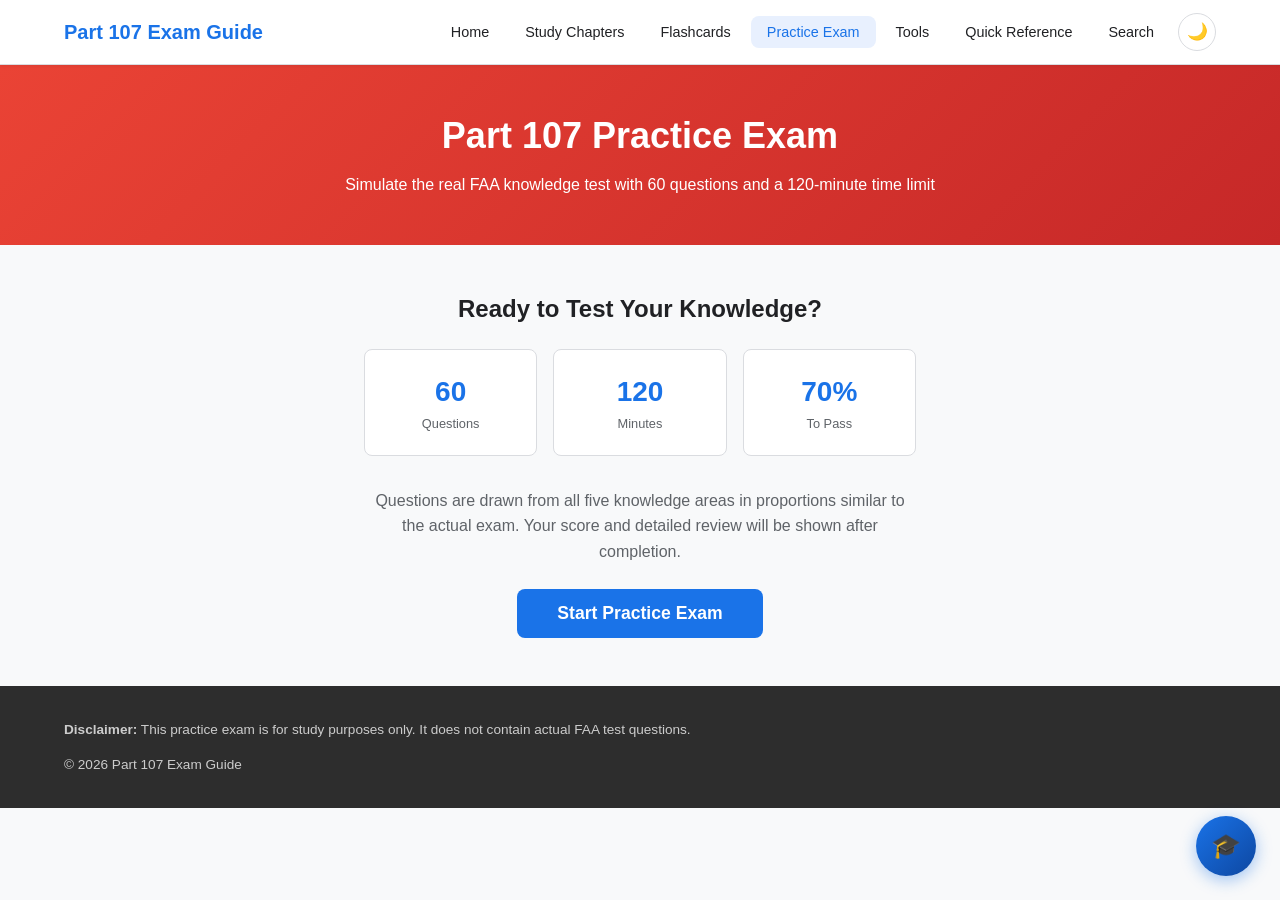
<file: practice-exam.html>
<!DOCTYPE html>
<html lang="en">
<head>
    <meta charset="UTF-8">
    <meta name="viewport" content="width=device-width, initial-scale=1.0">
    <meta http-equiv="Content-Security-Policy" content="default-src 'self'; script-src 'self' 'unsafe-inline'; style-src 'self' 'unsafe-inline'; img-src 'self' data:; font-src 'self'; connect-src 'self'; manifest-src 'self'; worker-src 'self'; object-src 'none'; base-uri 'self'; form-action 'self'">
    <title>Practice Exam - Part 107 Exam Guide</title>
    <link rel="stylesheet" href="css/styles.css">
    <link rel="manifest" href="/manifest.json">
    <meta name="theme-color" content="#0b3d91">
    <meta name="description" content="Take a full 60-question, 120-minute timed FAA Part 107 practice exam that simulates the real test, then review your score and missed questions.">
    <meta name="robots" content="index, follow">
    <link rel="icon" type="image/svg+xml" href="icons/favicon.svg">
    <meta property="og:type" content="website">
    <meta property="og:title" content="Practice Exam - Part 107 Exam Guide">
    <meta property="og:description" content="Take a full 60-question, 120-minute timed FAA Part 107 practice exam that simulates the real test, then review your score and missed questions.">
    <meta property="og:image" content="icons/icon-512.png">
    <script>(function(){try{var t=localStorage.getItem('part107_theme');if(!t){t=(window.matchMedia&&window.matchMedia('(prefers-color-scheme: dark)').matches)?'dark':'light';}document.documentElement.setAttribute('data-theme',t);}catch(e){}})();</script>
</head>
<body>
    <a href="#main" class="skip-link">Skip to main content</a>
    <header class="site-header">
        <nav class="nav-bar">
            <a href="index.html" class="logo">Part 107 Exam Guide</a>
            <button class="nav-toggle" aria-label="Toggle navigation">&#9776;</button>
            <ul class="nav-links">
                <li><a href="index.html">Home</a></li>
                <li class="dropdown">
                    <a href="#">Study Chapters</a>
                    <ul class="dropdown-menu">
                        <li><a href="chapters/regulations.html">1. Regulations</a></li>
                        <li><a href="chapters/airspace.html">2. Airspace</a></li>
                        <li><a href="chapters/weather.html">3. Weather</a></li>
                        <li><a href="chapters/loading-performance.html">4. Loading &amp; Performance</a></li>
                        <li><a href="chapters/operations.html">5. Operations</a></li>
                    </ul>
                </li>
                <li><a href="flashcards.html">Flashcards</a></li>
                <li><a href="practice-exam.html" class="active">Practice Exam</a></li>
                <li class="dropdown">
                    <a href="#">Tools</a>
                    <ul class="dropdown-menu">
                        <li><a href="dashboard.html">Progress Dashboard</a></li>
                        <li><a href="tools/metar-decoder.html">METAR Decoder</a></li>
                        <li><a href="tools/chart-quiz.html">Chart Quiz</a></li>
                    </ul>
                </li>
                <li><a href="reference.html">Quick Reference</a></li>
            </ul>
        </nav>
    </header>

    <section class="exam-hero" id="main">
        <div class="container">
            <h1>Part 107 Practice Exam</h1>
            <p>Simulate the real FAA knowledge test with 60 questions and a 120-minute time limit</p>
        </div>
    </section>

    <div id="examSetup">
        <div class="exam-setup">
            <h2>Ready to Test Your Knowledge?</h2>
            <div class="exam-info-cards">
                <div class="exam-info-card">
                    <div class="number">60</div>
                    <div class="label">Questions</div>
                </div>
                <div class="exam-info-card">
                    <div class="number">120</div>
                    <div class="label">Minutes</div>
                </div>
                <div class="exam-info-card">
                    <div class="number">70%</div>
                    <div class="label">To Pass</div>
                </div>
            </div>
            <p style="color:#5f6368;margin-bottom:24px;">Questions are drawn from all five knowledge areas in proportions similar to the actual exam. Your score and detailed review will be shown after completion.</p>
            <button class="btn btn-action" onclick="startExam()" style="font-size:1.1rem;padding:14px 40px;">Start Practice Exam</button>
        </div>
    </div>

    <div id="examScreen" style="display:none;">
        <div class="container" style="max-width:900px;padding:32px 24px;">
            <!-- Top bar with timer and progress -->
            <div style="display:flex;justify-content:space-between;align-items:center;margin-bottom:24px;flex-wrap:wrap;gap:12px;">
                <div class="timer" id="timer">02:00:00</div>
                <span style="font-weight:600;" id="examProgress">Question 1 of 60</span>
                <button class="btn btn-secondary" onclick="submitExam()" id="submitBtn">Submit Exam</button>
            </div>

            <!-- Question navigation grid -->
            <div class="exam-question-nav" id="questionNav"></div>

            <!-- Question display area -->
            <div style="background:white;border:1px solid #dadce0;border-radius:12px;padding:32px;margin-top:24px;" id="questionArea">
            </div>

            <!-- Prev/Next/Flag buttons -->
            <div style="display:flex;justify-content:space-between;margin-top:16px;">
                <button class="btn btn-secondary" onclick="prevQuestion()">Previous</button>
                <button class="btn btn-secondary" onclick="flagQuestion()" id="flagBtn">Flag for Review</button>
                <button class="btn btn-action" onclick="nextQuestion()">Next</button>
            </div>
        </div>
    </div>

    <div id="resultsScreen" style="display:none;">
        <div class="container" style="max-width:900px;padding:48px 24px;">
            <div style="text-align:center;margin-bottom:40px;">
                <h2>Exam Results</h2>
                <div class="score-display" id="examScore" style="font-size:4rem;font-weight:800;margin:16px 0;"></div>
                <p id="examResultMsg" style="font-size:1.1rem;color:#5f6368;"></p>
                <div style="display:flex;justify-content:center;gap:16px;margin-top:24px;">
                    <button class="btn btn-action" onclick="location.reload()">Retake Exam</button>
                    <a href="index.html" class="btn btn-secondary">Back to Study Guide</a>
                </div>
            </div>

            <!-- Category breakdown -->
            <div id="categoryBreakdown" style="margin-bottom:40px;"></div>

            <!-- Detailed review -->
            <h3 style="margin-bottom:16px;">Detailed Review</h3>
            <div id="reviewArea"></div>
        </div>
    </div>

    <footer class="site-footer">
        <div class="container">
            <p><strong>Disclaimer:</strong> This practice exam is for study purposes only. It does not contain actual FAA test questions.</p>
            <p>&copy; 2026 Part 107 Exam Guide</p>
        </div>
    </footer>

    <script src="js/progress.js" defer></script>
    <script src="js/nav.js" defer></script>
    <script src="js/assistant.js" defer></script>
    <script src="js/ui.js" defer></script>
    <script>
    /* =============================================
       Part 107 Practice Exam - 60 Questions
       ============================================= */

    var examQuestions = [
        // ===== REGULATIONS (12 questions) =====
        {
            id: 1,
            category: "regulations",
            question: "A high school student wants to start a drone photography business. Under Part 107, what is the minimum age to obtain a Remote Pilot Certificate?",
            options: [
                "14 years old",
                "16 years old",
                "18 years old"
            ],
            answer: 1,
            explanation: "Under 14 CFR 107.61, a person must be at least 16 years of age to obtain a remote pilot certificate and operate a small UAS commercially."
        },
        {
            id: 2,
            category: "regulations",
            question: "A remote pilot certificate issued under Part 107 is kept current by completing recurrent training every:",
            options: [
                "12 calendar months",
                "24 calendar months",
                "36 calendar months"
            ],
            answer: 1,
            explanation: "Under 14 CFR 107.65, a remote pilot must complete recurrent training every 24 calendar months to maintain the privileges of the certificate. Since April 2021 this is a free online training course — there is no longer a recurrent knowledge test at a testing center."
        },
        {
            id: 3,
            category: "regulations",
            question: "You are testing a high-speed racing drone for a commercial client. Under Part 107, what is the maximum allowable groundspeed?",
            options: [
                "87 knots (100 mph)",
                "100 knots (115 mph)",
                "120 knots (138 mph)"
            ],
            answer: 0,
            explanation: "14 CFR 107.51 limits the ground speed of a small UAS to no more than 87 knots (100 mph). Any commercial operation exceeding this speed would violate Part 107."
        },
        {
            id: 4,
            category: "regulations",
            question: "Under Part 107, who is directly responsible for and is the final authority regarding the operation of a small UAS?",
            options: [
                "The visual observer",
                "The remote pilot in command",
                "The person manipulating the controls"
            ],
            answer: 1,
            explanation: "Under 14 CFR 107.19, the remote pilot in command is directly responsible for and is the final authority as to the operation of the small UAS."
        },
        {
            id: 5,
            category: "regulations",
            question: "During a roof inspection, your drone clips a gutter and crashes into the homeowner's car, causing $750 in damage to the vehicle. No one is injured. What is your reporting obligation?",
            options: [
                "No report is required since no one was injured and the damage was under $1,000",
                "Report the accident to the FAA within 10 calendar days since property damage exceeds $500",
                "Report only the damage to your drone through the FAA DroneZone"
            ],
            answer: 1,
            explanation: "Under 14 CFR 107.9, the remote PIC must report any operation that results in serious injury, loss of consciousness, or damage to property (other than the sUAS) of at least $500 within 10 calendar days. The $750 car damage exceeds the $500 threshold."
        },
        {
            id: 6,
            category: "regulations",
            question: "A remote pilot has consumed alcohol. Under Part 107, how many hours must elapse from the last consumption of alcohol before that person may act as a remote PIC?",
            options: [
                "8 hours",
                "12 hours",
                "24 hours"
            ],
            answer: 0,
            explanation: "Under 14 CFR 107.27, no person may act as a remote PIC or visual observer if they have consumed any alcoholic beverage within the preceding 8 hours, or are under the influence of alcohol or any drug."
        },
        {
            id: 7,
            category: "regulations",
            question: "Standard Remote ID requires a small unmanned aircraft to broadcast which of the following?",
            options: [
                "Remote pilot's name, certificate number, and home address",
                "The UA's serial number or session ID, location and altitude of the UA, the control station location, and a time mark",
                "Only the UA's serial number and current altitude"
            ],
            answer: 1,
            explanation: "Standard Remote ID broadcasts the UA's identity (serial number or session ID), location and altitude of the UA, location and altitude of the control station, a time mark, and an emergency status indication."
        },
        {
            id: 8,
            category: "regulations",
            question: "Under Part 107, which operation requires a waiver from the FAA?",
            options: [
                "Flying a 0.4-pound drone over non-participants in open-air assemblies",
                "Operating a small UAS over people not directly participating in the operation who are not under a covered structure (when not meeting Category 1-4 requirements)",
                "Operating a small UAS during the day with anti-collision lighting"
            ],
            answer: 1,
            explanation: "Operations over people who are not directly participating require either meeting Category 1 through 4 requirements under Subpart D, or obtaining a waiver under 14 CFR 107.200."
        },
        {
            id: 9,
            category: "regulations",
            question: "Under Part 107, which of the following operations does NOT require prior authorization from the FAA?",
            options: [
                "Operating in Class G airspace at or below 400 feet AGL",
                "Operating in Class D airspace",
                "Operating at night without anti-collision lighting"
            ],
            answer: 0,
            explanation: "Operations in uncontrolled (Class G) airspace at or below 400 feet AGL do not require prior FAA authorization. Operations in Class B, C, D, or surface area E airspace require prior authorization (e.g., via LAANC)."
        },
        {
            id: 10,
            category: "regulations",
            question: "A Category 2 small unmanned aircraft operating over people must not cause an injury to a human being that is more severe than:",
            options: [
                "A laceration requiring stitches",
                "A minor bruise",
                "A severity level that would be caused by a rigid object with a kinetic energy threshold of 11 ft-lbs"
            ],
            answer: 2,
            explanation: "Under 14 CFR 107.120, Category 2 small unmanned aircraft must not cause injury severity exceeding that of a rigid object transferring 11 ft-lbs of kinetic energy upon impact with a person, as demonstrated by the manufacturer."
        },
        {
            id: 11,
            category: "regulations",
            question: "What is the maximum allowable takeoff weight for a small unmanned aircraft under Part 107?",
            options: [
                "25 pounds including everything on board at the time of takeoff",
                "Less than 55 pounds, including everything on board or otherwise attached at the time of takeoff",
                "55 pounds not including the payload"
            ],
            answer: 1,
            explanation: "Under 14 CFR 107.3, a small unmanned aircraft weighs less than 55 pounds on takeoff, including everything that is on board or otherwise attached to the aircraft."
        },
        {
            id: 12,
            category: "regulations",
            question: "Under Part 107, the remote PIC must ensure that the small unmanned aircraft yields the right of way to:",
            options: [
                "Only manned helicopters and airplanes",
                "All other aircraft, manned or unmanned",
                "Only aircraft on final approach to land"
            ],
            answer: 1,
            explanation: "Under 14 CFR 107.37, a remote PIC must yield the right of way to all other aircraft. The responsibility to see and avoid other aircraft is always the remote PIC's duty."
        },

        // ===== AIRSPACE (13 questions) =====
        {
            id: 13,
            category: "airspace",
            question: "An airport with an operating control tower and servicing regularly scheduled carrier operations with more than 4 million passenger enplanements annually is surrounded by which class of airspace?",
            options: [
                "Class B",
                "Class C",
                "Class D"
            ],
            answer: 0,
            explanation: "Class B airspace surrounds the busiest airports in the country, typically those with more than 4 million annual passenger enplanements or significant IFR operations."
        },
        {
            id: 14,
            category: "airspace",
            question: "A dashed magenta line on a sectional chart surrounding an airport and extending from the surface up to a designated altitude indicates:",
            options: [
                "Class C airspace",
                "Class D airspace",
                "Class E airspace starting at the surface"
            ],
            answer: 2,
            explanation: "A magenta (dashed) line on a sectional chart depicts the boundary of Class E airspace that extends from the surface upward. This is commonly found at airports without an operating control tower but with instrument approaches."
        },
        {
            id: 15,
            category: "airspace",
            question: "Where Class E airspace does not exist at the surface, uncontrolled Class G airspace typically extends from the surface up to but not including:",
            options: [
                "700 feet AGL",
                "1,200 feet AGL",
                "14,500 feet MSL"
            ],
            answer: 1,
            explanation: "In most areas, Class G airspace extends from the surface up to but not including 1,200 feet AGL, where Class E airspace then begins. This is the default floor for Class E airspace unless otherwise designated."
        },
        {
            id: 16,
            category: "airspace",
            question: "To operate a small UAS in Class C airspace, a remote PIC must:",
            options: [
                "Obtain prior authorization from the FAA, such as through LAANC",
                "Notify the airport control tower by telephone at least 24 hours in advance",
                "Simply maintain two-way radio communication with ATC while airborne"
            ],
            answer: 0,
            explanation: "Under 14 CFR 107.41, operations in Class B, C, D, or within the lateral boundaries of the surface area of Class E airspace designated for an airport require prior authorization from the FAA. LAANC is the most common method to receive near-real-time authorization."
        },
        {
            id: 17,
            category: "airspace",
            question: "A Temporary Flight Restriction (TFR) has been issued for a wildfire suppression operation. A remote PIC with a Part 107 certificate:",
            options: [
                "May operate within the TFR if below 400 feet AGL",
                "May not operate within the TFR unless specifically authorized",
                "May operate within the TFR as long as a visual observer is used"
            ],
            answer: 1,
            explanation: "TFRs are legally binding restrictions. No UAS operations are permitted within a TFR area unless specifically authorized by the authority managing the airspace. Flying in a TFR is a violation of federal aviation regulations."
        },
        {
            id: 18,
            category: "airspace",
            question: "A blue dashed circle on a sectional chart surrounding an airport indicates:",
            options: [
                "Class B airspace",
                "Class C airspace",
                "Class D airspace"
            ],
            answer: 2,
            explanation: "Class D airspace is depicted on sectional charts by a blue dashed (segmented) line. Class B uses solid blue lines, and Class C uses solid magenta lines."
        },
        {
            id: 19,
            category: "airspace",
            question: "Under Part 107, when operating in the vicinity of a non-towered airport that lies within Class G airspace, the maximum altitude allowed is:",
            options: [
                "200 feet AGL",
                "300 feet AGL",
                "400 feet AGL"
            ],
            answer: 2,
            explanation: "In Class G airspace, the general altitude limit under 14 CFR 107.51 is 400 feet AGL. No additional authorization is needed to operate up to 400 feet AGL in Class G airspace, though the remote PIC must remain aware of manned traffic near non-towered airports."
        },
        {
            id: 20,
            category: "airspace",
            question: "LAANC (Low Altitude Authorization and Notification Capability) provides Part 107 pilots with:",
            options: [
                "Automated weather briefings for the planned flight area",
                "Near-real-time processing for airspace authorizations in controlled airspace near airports",
                "Automatic TFR notifications delivered to the pilot's mobile device"
            ],
            answer: 1,
            explanation: "LAANC is an FAA system that automates the processing of airspace authorizations for Part 107 operators in controlled airspace. It provides near-real-time approval based on UAS Facility Maps."
        },
        {
            id: 21,
            category: "airspace",
            question: "A UAS Facility Map (UASFM) shows a grid value of '50' over your planned operating area. What does this value represent?",
            options: [
                "The maximum altitude in feet AGL that LAANC will automatically authorize in that grid",
                "The floor of controlled airspace in that grid, in hundreds of feet MSL",
                "The maximum groundspeed in knots permitted in that grid"
            ],
            answer: 0,
            explanation: "UASFM grid values are ceilings expressed in feet AGL up to which LAANC grants near-automatic authorization in controlled airspace. Common values are 0, 50, 100, 150, 200, 300, and 400 feet; a value of 0 means no automatic approval (further coordination is required). These maps are viewed in LAANC apps and FAA UASFM data — they are not depicted on VFR sectional charts."
        },
        {
            id: 22,
            category: "airspace",
            question: "A remote PIC plans to fly near a military operations area (MOA). What is true regarding MOAs?",
            options: [
                "MOAs restrict all aircraft, and no UAS operations are permitted",
                "MOAs separate military training activities from IFR traffic, but VFR traffic (including UAS in Class G) is not prohibited from the area",
                "MOAs are only active between sunset and sunrise"
            ],
            answer: 1,
            explanation: "Military Operations Areas (MOAs) separate certain military training activities from IFR traffic. VFR traffic, including UAS operations in Class G airspace, is not prohibited, though extreme caution should be exercised due to military flight activity."
        },
        {
            id: 23,
            category: "airspace",
            question: "When operating a small UAS within 400 feet of a structure, the maximum allowable altitude under Part 107 is:",
            options: [
                "400 feet AGL regardless of the structure's height",
                "400 feet above the structure's uppermost limit",
                "200 feet above the structure's uppermost limit"
            ],
            answer: 1,
            explanation: "Under 14 CFR 107.51, when operating within a 400-foot radius of a structure, the small UAS may fly up to 400 feet above the structure's uppermost limit, provided it does not enter controlled airspace without authorization."
        },
        {
            id: 24,
            category: "airspace",
            question: "Which of the following correctly describes Class E airspace that begins at 700 feet AGL on a sectional chart?",
            options: [
                "Outlined by a solid magenta line",
                "Indicated by a fading magenta shading (vignette) on the chart",
                "Outlined by a dashed blue line"
            ],
            answer: 1,
            explanation: "Class E airspace with a floor of 700 feet AGL is indicated on sectional charts by a fading magenta vignette (shading that fades from the boundary inward). This means Class G extends from the surface to 700 feet AGL in those areas."
        },
        {
            id: 25,
            category: "airspace",
            question: "A remote pilot needs to determine if there are any NOTAMs affecting the planned operation area. The most reliable source for current NOTAMs is:",
            options: [
                "The airport's automated weather observation system (AWOS)",
                "The FAA NOTAM Search at notams.aim.faa.gov or a flight service briefing",
                "The local news and weather forecast"
            ],
            answer: 1,
            explanation: "Current NOTAMs should be obtained from the FAA NOTAM system or by contacting Flight Service (1-800-WX-BRIEF). These are the official sources for Notices to Air Missions that may affect planned operations."
        },

        // ===== WEATHER (8 questions) =====
        {
            id: 26,
            category: "weather",
            question: "In the METAR observation 'KORD 121856Z 27015G25KT 1SM +TSRA BKN015 OVC040 18/16 A2978', what does '+TSRA' indicate?",
            options: [
                "Light thunderstorms with rain",
                "Heavy thunderstorms with rain",
                "Thunderstorms in the vicinity with rain"
            ],
            answer: 1,
            explanation: "In METAR reports, the '+' prefix indicates heavy intensity. 'TS' means thunderstorm and 'RA' means rain. Therefore, '+TSRA' indicates heavy thunderstorms with rain."
        },
        {
            id: 27,
            category: "weather",
            question: "A TAF includes the line 'FM182200 31012KT P6SM SKC'. This means that from 2200Z on the 18th:",
            options: [
                "Winds from 310 degrees at 12 knots, visibility greater than 6 statute miles, sky clear",
                "Winds from 310 degrees at 12 knots gusting to 20, visibility 6 statute miles, scattered clouds",
                "Winds variable at 12 knots, visibility at least 6 statute miles, few clouds"
            ],
            answer: 0,
            explanation: "FM (From) indicates a rapid change expected at the specified time. '31012KT' means wind from 310 degrees at 12 knots. 'P6SM' means visibility greater than 6 statute miles. 'SKC' means sky clear."
        },
        {
            id: 28,
            category: "weather",
            question: "Which weather condition is most likely to create hazardous low-level turbulence for small UAS operations?",
            options: [
                "High pressure system with clear skies",
                "Strong surface winds combined with nearby buildings or terrain features",
                "A temperature inversion at 3,000 feet AGL"
            ],
            answer: 1,
            explanation: "Strong surface winds flowing around buildings, terrain, or other obstructions create mechanical turbulence at low altitudes. This is particularly hazardous for small UAS due to their relatively light weight and susceptibility to wind gusts."
        },
        {
            id: 29,
            category: "weather",
            question: "A temperature inversion near the surface is significant for UAS operations because it:",
            options: [
                "Causes extreme turbulence below the inversion layer",
                "Traps fog, haze, smoke, and pollutants near the surface, reducing visibility",
                "Increases density altitude and reduces UAS performance"
            ],
            answer: 1,
            explanation: "A surface-based temperature inversion traps pollutants, fog, haze, and smoke at the surface because the warm air above acts as a lid preventing vertical mixing. This can significantly reduce surface visibility."
        },
        {
            id: 30,
            category: "loading",
            question: "A remote pilot is flying an aggressive mapping pattern with steep 60-degree bank turns. Compared to straight-and-level flight, what load factor is being placed on the aircraft during these turns?",
            options: [
                "Approximately 1.15G — only slightly more than level flight",
                "Approximately 2G — the aircraft must produce double its weight in lift",
                "Approximately 1.41G — roughly 40% more lift than level flight"
            ],
            answer: 1,
            explanation: "At a 60-degree bank angle, the load factor is 2G, meaning the propellers must produce twice the aircraft's weight in lift to maintain altitude. This dramatically increases power consumption, battery drain, and structural stress. At 30° bank the load factor is about 1.15G, and at 45° it is about 1.41G."
        },
        {
            id: 31,
            category: "weather",
            question: "In a METAR, the ceiling is defined as the lowest layer of clouds reported as:",
            options: [
                "Few (FEW) or greater coverage",
                "Scattered (SCT) or greater coverage",
                "Broken (BKN) or overcast (OVC)"
            ],
            answer: 2,
            explanation: "The ceiling is defined as the lowest broken (BKN) or overcast (OVC) layer, or vertical visibility into an obscuration. FEW and SCT are not considered ceiling layers."
        },
        {
            id: 32,
            category: "weather",
            question: "Density altitude increases when:",
            options: [
                "Temperature decreases and humidity decreases",
                "Temperature increases and/or humidity increases",
                "Atmospheric pressure increases and temperature decreases"
            ],
            answer: 1,
            explanation: "Density altitude increases (air becomes less dense) with higher temperature, higher humidity, and lower atmospheric pressure. All of these factors reduce air density, which degrades aircraft performance."
        },
        {
            id: 33,
            category: "weather",
            question: "A remote pilot checks the local METAR and finds 'VV005'. This indicates:",
            options: [
                "Variable visibility at 5 statute miles",
                "Vertical visibility of 500 feet, indicating an indefinite ceiling due to an obscuration",
                "Visual conditions with 5 miles visibility"
            ],
            answer: 1,
            explanation: "'VV' in a METAR stands for vertical visibility, which is reported when the sky is obscured (e.g., by fog or heavy precipitation). 'VV005' means vertical visibility is 500 feet. This constitutes an indefinite ceiling."
        },

        // ===== LOADING & PERFORMANCE (5 questions) =====
        {
            id: 34,
            category: "loading",
            question: "A remote pilot is planning a flight at a location that is 5,000 feet MSL on a day when the temperature is 95 degrees Fahrenheit. Compared to a flight at sea level on a standard day (59 degrees F), the UAS will experience:",
            options: [
                "Improved performance due to thinner air reducing drag",
                "Degraded performance due to high density altitude reducing propeller efficiency and lift",
                "No change in performance because electric motors are not affected by air density"
            ],
            answer: 1,
            explanation: "High elevation and high temperature both increase density altitude significantly. At 5,000 feet MSL and 95 degrees F, the density altitude could exceed 8,500 feet. The thinner air reduces propeller efficiency and the lift generated by the rotors, degrading overall performance."
        },
        {
            id: 35,
            category: "loading",
            question: "Adding a heavy camera payload to a multirotor UAS will most directly affect:",
            options: [
                "The maximum ground speed of the aircraft",
                "The available flight time and climb performance",
                "The radio control range"
            ],
            answer: 1,
            explanation: "Adding payload weight increases the total weight the motors must support. This requires more power to maintain flight, directly reducing available flight time (battery endurance) and degrading climb performance."
        },
        {
            id: 36,
            category: "loading",
            question: "If the center of gravity (CG) of a small UAS is too far aft, the aircraft will likely:",
            options: [
                "Become nose-heavy and difficult to flare for landing",
                "Become unstable in pitch and potentially uncontrollable",
                "Consume less battery power due to reduced drag"
            ],
            answer: 1,
            explanation: "An aft CG condition makes an aircraft increasingly unstable in pitch. For a multirotor, this can cause excessive pitch oscillation or inability to maintain stable flight. For fixed-wing UAS, an aft CG reduces longitudinal stability and can lead to loss of control."
        },
        {
            id: 37,
            category: "loading",
            question: "A remote pilot notices shorter flight times than expected at a high-altitude mountain location. The most likely cause is:",
            options: [
                "Cold temperatures increasing battery internal resistance and high density altitude requiring more power",
                "Thinner air causing the GPS to lose accuracy",
                "Increased radio signal absorption at high altitudes"
            ],
            answer: 0,
            explanation: "At high altitude, the lower air density (high density altitude) forces the motors to work harder to generate the same lift, consuming more battery power. Additionally, cold temperatures common at altitude increase battery internal resistance, reducing the available capacity."
        },
        {
            id: 38,
            category: "loading",
            question: "Before each flight, a remote PIC should verify that the total weight of the UAS (including payload) does not exceed:",
            options: [
                "The manufacturer's maximum takeoff weight for the aircraft",
                "25 pounds, which is the Part 107 limit for all payloads",
                "The weight listed on the remote pilot certificate"
            ],
            answer: 0,
            explanation: "While Part 107 limits the total weight to under 55 pounds, the manufacturer's maximum takeoff weight may be lower. Exceeding the manufacturer's weight limit can cause structural failure, degraded flight characteristics, or loss of control. Always follow the more restrictive limit."
        },

        // ===== OPERATIONS (22 questions) =====
        {
            id: 39,
            category: "operations",
            question: "Under Part 107, operations at night require the small UAS to be equipped with:",
            options: [
                "Infrared position lights visible for 1 statute mile",
                "Anti-collision lighting visible for at least 3 statute miles with a flash rate sufficient to avoid a collision",
                "A continuous white light visible for at least 1 statute mile"
            ],
            answer: 1,
            explanation: "Under 14 CFR 107.29, for night operations the small UAS must have lighted anti-collision lighting visible for at least 3 statute miles with a flash rate sufficient to avoid a collision. The remote PIC may reduce the light intensity if it causes a safety hazard."
        },
        {
            id: 40,
            category: "operations",
            question: "A remote PIC is conducting an operation and a manned helicopter approaches at low altitude. The remote PIC should:",
            options: [
                "Maintain altitude and course since the helicopter pilot should see the drone",
                "Immediately land the UAS regardless of conditions",
                "Take immediate action to ensure the UAS does not interfere with or endanger the helicopter's flight path"
            ],
            answer: 2,
            explanation: "Under 14 CFR 107.37, the remote PIC must yield right of way to all manned aircraft. The PIC should take whatever action is necessary to avoid the manned aircraft, which may include changing altitude, moving laterally, or landing."
        },
        {
            id: 41,
            category: "operations",
            question: "During a preflight inspection, a remote PIC discovers a small crack in one propeller. The correct action is to:",
            options: [
                "Fly the mission but monitor the propeller closely through the camera",
                "Replace the propeller before flight because a cracked propeller can fail in flight",
                "Continue the flight if the crack is less than 1 inch long"
            ],
            answer: 1,
            explanation: "A cracked propeller is a significant safety hazard. Centrifugal forces during flight can cause the crack to propagate rapidly, leading to propeller failure, loss of control, or injury from debris. The propeller must be replaced before flight."
        },
        {
            id: 42,
            category: "operations",
            question: "Which crew member is required for every Part 107 operation?",
            options: [
                "A visual observer",
                "The remote pilot in command",
                "Both a remote PIC and a visual observer"
            ],
            answer: 1,
            explanation: "Under Part 107, the only crew member required for every operation is the remote PIC. A visual observer is optional but, if used, can help the PIC maintain situational awareness. The PIC can also use the person manipulating the controls as a separate role."
        },
        {
            id: 43,
            category: "operations",
            question: "A remote PIC who is using a visual observer must ensure that:",
            options: [
                "The visual observer maintains a pilot certificate",
                "Effective communication is maintained between the PIC and visual observer at all times",
                "The visual observer has passed the Part 107 knowledge test"
            ],
            answer: 1,
            explanation: "Under 14 CFR 107.33, the remote PIC must ensure effective communication is maintained between all persons involved in the operation. The visual observer does not need a pilot certificate but must be able to communicate effectively with the PIC."
        },
        {
            id: 44,
            category: "operations",
            question: "Aeronautical Decision Making (ADM) is best described as:",
            options: [
                "A systematic approach to the mental process used by pilots to determine the best course of action in response to a given set of circumstances",
                "A software-based autopilot system that makes flight decisions automatically",
                "The FAA's regulatory decision process for granting waivers"
            ],
            answer: 0,
            explanation: "ADM is a systematic approach to risk assessment and stress management in aviation. It involves identifying hazards, assessing risk, choosing the best course of action, and evaluating the outcome, forming a continuous decision-making loop."
        },
        {
            id: 45,
            category: "operations",
            question: "The IMSAFE checklist is used by a remote PIC to evaluate:",
            options: [
                "The airworthiness of the small unmanned aircraft",
                "Personal fitness to fly, including illness, medication, stress, alcohol, fatigue, and eating/hydration",
                "The safety of the launch and recovery site"
            ],
            answer: 1,
            explanation: "IMSAFE stands for Illness, Medication, Stress, Alcohol, Fatigue, and Eating/Emotion. It is a personal checklist pilots use to assess their own fitness to fly before each operation."
        },
        {
            id: 46,
            category: "operations",
            question: "A remote PIC is experiencing task saturation during a complex operation. The best application of Crew Resource Management (CRM) would be to:",
            options: [
                "Continue the operation and focus harder on the primary task",
                "Delegate tasks such as visual scanning to a trained visual observer and communicate the situation",
                "Land immediately without telling anyone"
            ],
            answer: 1,
            explanation: "CRM involves effective use of all available resources, including other crew members. Delegating tasks to qualified crew members and communicating the situation helps manage workload and reduces the risk of errors due to task saturation."
        },
        {
            id: 47,
            category: "operations",
            question: "Early morning METAR shows temperature 12°C and dewpoint 11°C with calm winds and clear skies. What weather phenomenon should a remote pilot anticipate?",
            options: [
                "Thunderstorms developing by mid-morning due to convective heating",
                "Fog or mist formation, potentially reducing visibility below the 3 SM Part 107 minimum",
                "Strong surface winds developing as the temperature-dewpoint spread increases"
            ],
            answer: 1,
            explanation: "When the temperature-dewpoint spread is 2°C or less (here only 1°C), fog or mist is very likely, especially with calm winds and clear skies (conditions for radiation fog). This could reduce visibility below the 3 statute mile Part 107 minimum. The pilot should monitor conditions and delay the flight if visibility drops."
        },
        {
            id: 48,
            category: "operations",
            question: "Under Part 107, operations from a moving vehicle are permitted only when:",
            options: [
                "The operation is over a populated area and moving at less than 10 mph",
                "The operation is conducted over a sparsely populated area or the UAS is not being flown over people",
                "The remote PIC has obtained a waiver"
            ],
            answer: 1,
            explanation: "Under 14 CFR 107.25, operations from a moving vehicle are allowed only over sparsely populated areas. Operations from a moving aircraft are not permitted without a waiver."
        },
        {
            id: 49,
            category: "operations",
            question: "Before every flight, the remote PIC must:",
            options: [
                "File a flight plan with the nearest Flight Service Station",
                "Assess the operating environment, including airspace, weather, terrain, and obstacles",
                "Notify local law enforcement of the planned UAS operation"
            ],
            answer: 1,
            explanation: "Under 14 CFR 107.49, prior to flight the remote PIC must assess the operating environment and ensure the operation can be conducted safely. This includes checking weather, airspace, local conditions, and any obstacles or hazards."
        },
        {
            id: 50,
            category: "operations",
            question: "A remote pilot is hired to inspect a cell tower that is 350 feet tall. Under Part 107, the maximum altitude the UAS may fly during this inspection is:",
            options: [
                "400 feet AGL from the ground surface",
                "750 feet AGL, which is 400 feet above the top of the 350-foot structure",
                "350 feet AGL, even with the top of the structure"
            ],
            answer: 1,
            explanation: "Under 14 CFR 107.51, when operating within a 400-foot radius of a structure, the UAS may fly up to 400 feet above the structure's uppermost limit. For a 350-foot tower, that allows up to 750 feet AGL (350 + 400)."
        },
        {
            id: 51,
            category: "operations",
            question: "A remote pilot says 'These regulations are pointless — I know what's safe better than some bureaucrat.' What is the antidote for this hazardous attitude?",
            options: [
                "Not so fast — think first",
                "Follow the rules — they are usually right",
                "It could happen to me"
            ],
            answer: 1,
            explanation: "This is the 'Anti-authority' hazardous attitude — the belief that rules don't apply. The antidote is 'Follow the rules — they are usually right.' 'Not so fast — think first' is the antidote for impulsivity, and 'It could happen to me' is the antidote for invulnerability."
        },
        {
            id: 52,
            category: "operations",
            question: "During a commercial UAS operation, the remote PIC notices the battery voltage dropping faster than expected. The best course of action is to:",
            options: [
                "Continue the mission and try to complete it quickly before the battery fails",
                "Initiate a return and landing while there is still sufficient battery reserve for a safe recovery",
                "Switch to sport mode for faster flight back to save time"
            ],
            answer: 1,
            explanation: "When battery performance is degraded or dropping faster than expected, the safe action is to bring the aircraft back and land while adequate power reserves remain. Continuing the mission risks complete power loss and an uncontrolled descent."
        },
        {
            id: 53,
            category: "operations",
            question: "Under Part 107, the remote PIC may allow a person who does not hold a remote pilot certificate to manipulate the flight controls of the small UAS, provided that:",
            options: [
                "The person has at least 10 hours of flight experience",
                "The remote PIC maintains the ability to direct the flight of the small UAS to ensure compliance with Part 107",
                "The person passes a written test administered by the PIC"
            ],
            answer: 1,
            explanation: "Under 14 CFR 107.12, a person manipulating the controls does not need a remote pilot certificate as long as a certificated remote PIC directly supervises the operation and has the ability to immediately take direct control of the small UAS."
        },
        {
            id: 54,
            category: "operations",
            question: "After a celebratory dinner with wine at 8 PM, your client calls and asks you to fly a dawn mission at 3:30 AM the next morning. Under Part 107, what should you do?",
            options: [
                "Accept the mission since you feel fine and the wine was hours ago",
                "Decline or postpone; you must wait at least 8 hours after consuming any alcoholic beverage before acting as remote PIC",
                "Accept but have someone else manipulate the controls"
            ],
            answer: 1,
            explanation: "Under 14 CFR 107.27, no person may act as remote PIC, person manipulating controls, or visual observer within 8 hours of consuming any alcoholic beverage, or while under the influence. 8 PM to 3:30 AM is only 7.5 hours — less than the required 8-hour waiting period. All crew members are subject to this rule."
        },
        {
            id: 55,
            category: "operations",
            question: "A Category 1 small unmanned aircraft for operations over people must weigh:",
            options: [
                "Less than 25 pounds including payload",
                "0.55 pounds or less including everything on board or attached at the time of takeoff",
                "Less than 5 pounds with no exposed rotating parts"
            ],
            answer: 1,
            explanation: "Under 14 CFR 107.110, Category 1 small unmanned aircraft must weigh 0.55 pounds (250 grams) or less including everything on board or otherwise attached at the time of takeoff, and may not contain any exposed rotating parts that would lacerate human skin."
        },
        {
            id: 56,
            category: "operations",
            question: "When conducting operations near an airport, the remote PIC observes a manned aircraft on final approach. The PIC should:",
            options: [
                "Climb to a higher altitude to be more visible to the manned aircraft",
                "Descend and move the UAS clear of the approach path",
                "Flash the UAS lights to signal the manned aircraft"
            ],
            answer: 1,
            explanation: "The remote PIC must always yield right of way to manned aircraft. When observing an aircraft on final approach, the safest action is to descend and clear the approach path. Climbing could place the UAS directly in the aircraft's flight path."
        },
        {
            id: 57,
            category: "operations",
            question: "What visual illusion can affect a remote pilot's perception when operating a UAS at night?",
            options: [
                "Autokinesis, where a stationary light appears to move against a dark background",
                "The Coriolis illusion caused by head movements",
                "Runway incline illusion"
            ],
            answer: 0,
            explanation: "Autokinesis is an illusion where a stationary point of light viewed against a dark, featureless background appears to move. This can cause a remote pilot to perceive the UAS's position lights as moving when the aircraft is actually stationary, or misjudge its movement."
        },
        {
            id: 58,
            category: "operations",
            question: "Under Part 107, visual line of sight (VLOS) means the remote PIC or visual observer must be able to see the UAS:",
            options: [
                "Through a first-person-view (FPV) camera feed at all times",
                "With vision unaided by any device other than corrective lenses",
                "On a radar or ADS-B tracking display"
            ],
            answer: 1,
            explanation: "Under 14 CFR 107.31, visual line of sight means the ability to see the unmanned aircraft with vision unaided by any device other than corrective lenses (glasses or contacts). FPV goggles, binoculars, or camera feeds do not satisfy the VLOS requirement."
        },
        {
            id: 59,
            category: "operations",
            question: "A remote PIC is evaluating a potential flight site for a commercial mapping mission. Using the PAVE risk assessment model, which of the following represents the 'E' (External Pressures) factor?",
            options: [
                "The current wind speed and direction at the site",
                "The client insisting the mission be completed today despite marginal weather conditions",
                "The battery capacity of the UAS"
            ],
            answer: 1,
            explanation: "PAVE stands for Pilot, Aircraft, enVironment, and External pressures. External pressures include factors such as client deadlines, financial incentives, or social pressure that might tempt the PIC to take unnecessary risks. Recognizing and managing these pressures is critical to safe operations."
        },
        {
            id: 60,
            category: "operations",
            question: "If a remote PIC loses the control link to the UAS during flight, the first priority should be:",
            options: [
                "Immediately call 911 to report a flyaway",
                "Follow the manufacturer's lost-link procedures and monitor the UAS until the link is restored or the aircraft executes its failsafe (e.g., return-to-home or land)",
                "Leave the area immediately for personal safety"
            ],
            answer: 1,
            explanation: "Most UAS have programmable lost-link (failsafe) procedures such as return-to-home, hover in place, or land. The PIC should follow the manufacturer's lost-link procedures, attempt to restore the link, and maintain visual contact with the aircraft to warn others if necessary."
        }
    ];

    /* =============================================
       Exam State Variables
       ============================================= */
    var currentQuestionIdx = 0;
    var userAnswers = [];
    var flaggedQuestions = [];
    var timerInterval = null;
    var timeRemaining = 120 * 60; // 120 minutes in seconds
    var examActive = false;
    var shuffledQuestions = [];

    /* =============================================
       Shuffle Array (Fisher-Yates)
       ============================================= */
    function shuffleArray(arr) {
        var shuffled = arr.slice();
        for (var i = shuffled.length - 1; i > 0; i--) {
            var j = Math.floor(Math.random() * (i + 1));
            var temp = shuffled[i];
            shuffled[i] = shuffled[j];
            shuffled[j] = temp;
        }
        return shuffled;
    }

    /* =============================================
       Start Exam
       ============================================= */
    function startExam() {
        shuffledQuestions = shuffleArray(examQuestions);
        userAnswers = new Array(shuffledQuestions.length).fill(-1);
        flaggedQuestions = new Array(shuffledQuestions.length).fill(false);
        currentQuestionIdx = 0;
        timeRemaining = 120 * 60;
        examActive = true;

        document.getElementById('examSetup').style.display = 'none';
        document.querySelector('.exam-hero').style.display = 'none';
        document.getElementById('examScreen').style.display = 'block';

        buildQuestionNav();
        showQuestion(0);
        startTimer();
    }

    /* =============================================
       Timer Logic
       ============================================= */
    function startTimer() {
        updateTimerDisplay();
        timerInterval = setInterval(function () {
            timeRemaining--;
            updateTimerDisplay();
            if (timeRemaining <= 0) {
                timeRemaining = 0;
                clearInterval(timerInterval);
                examActive = false;
                alert('Time is up! Your exam will be submitted automatically.');
                calculateAndShowResults();
            }
        }, 1000);
    }

    function updateTimerDisplay() {
        var hours = Math.floor(timeRemaining / 3600);
        var minutes = Math.floor((timeRemaining % 3600) / 60);
        var seconds = timeRemaining % 60;

        var display = pad(hours) + ':' + pad(minutes) + ':' + pad(seconds);
        var timerEl = document.getElementById('timer');
        timerEl.textContent = display;

        if (timeRemaining <= 600) {
            timerEl.classList.add('warning');
        } else {
            timerEl.classList.remove('warning');
        }
    }

    function pad(n) {
        return n < 10 ? '0' + n : '' + n;
    }

    /* =============================================
       Question Navigation Grid
       ============================================= */
    function buildQuestionNav() {
        var nav = document.getElementById('questionNav');
        nav.innerHTML = '';
        for (var i = 0; i < shuffledQuestions.length; i++) {
            var btn = document.createElement('button');
            btn.className = 'q-nav-btn';
            btn.textContent = i + 1;
            btn.setAttribute('data-idx', i);
            btn.onclick = (function (idx) {
                return function () {
                    showQuestion(idx);
                };
            })(i);
            nav.appendChild(btn);
        }
        updateQuestionNav();
    }

    function updateQuestionNav() {
        var buttons = document.querySelectorAll('.q-nav-btn');
        for (var i = 0; i < buttons.length; i++) {
            var idx = parseInt(buttons[i].getAttribute('data-idx'));
            buttons[i].className = 'q-nav-btn';
            if (idx === currentQuestionIdx) {
                buttons[i].classList.add('current');
            } else if (flaggedQuestions[idx]) {
                buttons[i].classList.add('flagged');
            } else if (userAnswers[idx] !== -1) {
                buttons[i].classList.add('answered');
            }
        }
    }

    /* =============================================
       Show Question
       ============================================= */
    function showQuestion(idx) {
        if (idx < 0 || idx >= shuffledQuestions.length) return;
        currentQuestionIdx = idx;

        var q = shuffledQuestions[idx];
        var area = document.getElementById('questionArea');

        var categoryLabels = {
            regulations: 'Regulations',
            airspace: 'Airspace',
            weather: 'Weather',
            loading: 'Loading & Performance',
            operations: 'Operations'
        };

        var html = '<div style="margin-bottom:8px;">';
        html += '<span style="font-size:0.8rem;background:#e8f0fe;color:#1a73e8;padding:4px 10px;border-radius:12px;font-weight:600;">' + (categoryLabels[q.category] || q.category) + '</span>';
        html += '</div>';
        html += '<h3 style="font-size:1.1rem;margin-bottom:24px;line-height:1.6;">' + (idx + 1) + '. ' + q.question + '</h3>';
        html += '<div style="display:flex;flex-direction:column;gap:12px;">';

        for (var i = 0; i < q.options.length; i++) {
            var selectedClass = (userAnswers[idx] === i) ? ' selected' : '';
            html += '<button class="quiz-option' + selectedClass + '" onclick="selectAnswer(' + idx + ',' + i + ')" style="text-align:left;cursor:pointer;">';
            html += String.fromCharCode(65 + i) + '. ' + q.options[i];
            html += '</button>';
        }

        html += '</div>';
        area.innerHTML = html;

        document.getElementById('examProgress').textContent = 'Question ' + (idx + 1) + ' of ' + shuffledQuestions.length;

        // Update flag button text
        var flagBtn = document.getElementById('flagBtn');
        if (flaggedQuestions[idx]) {
            flagBtn.textContent = 'Unflag Question';
            flagBtn.style.borderColor = '#fbbc04';
            flagBtn.style.color = '#f57c00';
        } else {
            flagBtn.textContent = 'Flag for Review';
            flagBtn.style.borderColor = '';
            flagBtn.style.color = '';
        }

        updateQuestionNav();
    }

    /* =============================================
       Select Answer
       ============================================= */
    function selectAnswer(qIdx, optIdx) {
        userAnswers[qIdx] = optIdx;
        showQuestion(qIdx);
    }

    /* =============================================
       Navigation
       ============================================= */
    function nextQuestion() {
        if (currentQuestionIdx < shuffledQuestions.length - 1) {
            showQuestion(currentQuestionIdx + 1);
        }
    }

    function prevQuestion() {
        if (currentQuestionIdx > 0) {
            showQuestion(currentQuestionIdx - 1);
        }
    }

    /* =============================================
       Flag Question
       ============================================= */
    function flagQuestion() {
        flaggedQuestions[currentQuestionIdx] = !flaggedQuestions[currentQuestionIdx];
        showQuestion(currentQuestionIdx);
    }

    /* =============================================
       Submit Exam
       ============================================= */
    function submitExam() {
        var unanswered = 0;
        for (var i = 0; i < userAnswers.length; i++) {
            if (userAnswers[i] === -1) unanswered++;
        }

        var msg = 'Are you sure you want to submit your exam?';
        if (unanswered > 0) {
            msg += '\n\nYou have ' + unanswered + ' unanswered question' + (unanswered > 1 ? 's' : '') + '.';
        }

        if (confirm(msg)) {
            examActive = false;
            clearInterval(timerInterval);
            calculateAndShowResults();
        }
    }

    /* =============================================
       Calculate Results and Show
       ============================================= */
    function calculateAndShowResults() {
        var correct = 0;
        var categoryStats = {};

        for (var i = 0; i < shuffledQuestions.length; i++) {
            var q = shuffledQuestions[i];
            var cat = q.category;

            if (!categoryStats[cat]) {
                categoryStats[cat] = { correct: 0, total: 0 };
            }
            categoryStats[cat].total++;

            if (userAnswers[i] === q.answer) {
                correct++;
                categoryStats[cat].correct++;
            }
        }

        var pct = Math.round((correct / shuffledQuestions.length) * 100);
        var passed = pct >= 70;

        // Save to progress
        if (typeof Progress !== 'undefined' && Progress.saveExamAttempt) {
            Progress.saveExamAttempt(correct, shuffledQuestions.length);
        }

        // Show results screen
        document.getElementById('examScreen').style.display = 'none';
        document.getElementById('resultsScreen').style.display = 'block';

        var scoreEl = document.getElementById('examScore');
        scoreEl.textContent = pct + '%';
        scoreEl.style.color = passed ? '#34a853' : '#ea4335';

        var msgEl = document.getElementById('examResultMsg');
        if (passed) {
            msgEl.textContent = 'Congratulations! You passed with ' + correct + ' out of ' + shuffledQuestions.length + ' correct. (70% required)';
        } else {
            msgEl.textContent = 'You scored ' + correct + ' out of ' + shuffledQuestions.length + ' correct. You need 70% to pass. Keep studying!';
        }

        // Category breakdown
        showCategoryBreakdown(categoryStats);

        // Detailed review
        showDetailedReview();
    }

    /* =============================================
       Category Breakdown
       ============================================= */
    function showCategoryBreakdown(stats) {
        var container = document.getElementById('categoryBreakdown');
        var categoryLabels = {
            regulations: 'Regulations',
            airspace: 'Airspace',
            weather: 'Weather',
            loading: 'Loading & Performance',
            operations: 'Operations'
        };
        var categoryColors = {
            regulations: '#1a73e8',
            airspace: '#4285f4',
            weather: '#fbbc04',
            loading: '#ea4335',
            operations: '#34a853'
        };

        var html = '<h3 style="margin-bottom:16px;">Score by Category</h3>';
        html += '<div style="background:white;border:1px solid #dadce0;border-radius:12px;padding:24px;">';

        var cats = ['regulations', 'airspace', 'weather', 'loading', 'operations'];
        for (var c = 0; c < cats.length; c++) {
            var cat = cats[c];
            if (!stats[cat]) continue;

            var catPct = Math.round((stats[cat].correct / stats[cat].total) * 100);
            var color = categoryColors[cat] || '#1a73e8';
            var passed = catPct >= 70;

            html += '<div style="margin-bottom:' + (c < cats.length - 1 ? '20' : '0') + 'px;">';
            html += '<div style="display:flex;justify-content:space-between;margin-bottom:6px;">';
            html += '<span style="font-weight:600;font-size:0.95rem;">' + categoryLabels[cat] + '</span>';
            html += '<span style="font-size:0.9rem;color:' + (passed ? '#34a853' : '#ea4335') + ';font-weight:600;">' + stats[cat].correct + '/' + stats[cat].total + ' (' + catPct + '%)</span>';
            html += '</div>';
            html += '<div style="height:10px;background:#e8eaed;border-radius:5px;overflow:hidden;">';
            html += '<div style="height:100%;width:' + catPct + '%;background:' + color + ';border-radius:5px;transition:width 0.8s;"></div>';
            html += '</div>';
            html += '</div>';
        }

        html += '</div>';
        container.innerHTML = html;
    }

    /* =============================================
       Detailed Review
       ============================================= */
    function showDetailedReview() {
        var container = document.getElementById('reviewArea');
        var html = '';

        var categoryLabels = {
            regulations: 'Regulations',
            airspace: 'Airspace',
            weather: 'Weather',
            loading: 'Loading & Performance',
            operations: 'Operations'
        };

        for (var i = 0; i < shuffledQuestions.length; i++) {
            var q = shuffledQuestions[i];
            var userAnswer = userAnswers[i];
            var isCorrect = userAnswer === q.answer;
            var borderColor = isCorrect ? '#34a853' : '#ea4335';
            var bgColor = isCorrect ? '#f0faf0' : '#fef2f2';

            html += '<div style="background:white;border:1px solid #dadce0;border-left:4px solid ' + borderColor + ';border-radius:8px;padding:24px;margin-bottom:16px;">';
            html += '<div style="display:flex;justify-content:space-between;align-items:start;margin-bottom:8px;flex-wrap:wrap;gap:8px;">';
            html += '<span style="font-size:0.8rem;background:#e8f0fe;color:#1a73e8;padding:3px 10px;border-radius:12px;font-weight:600;">' + (categoryLabels[q.category] || q.category) + '</span>';
            html += '<span style="font-size:0.85rem;font-weight:700;color:' + borderColor + ';">' + (isCorrect ? 'Correct' : 'Incorrect') + '</span>';
            html += '</div>';
            html += '<p style="font-weight:600;margin-bottom:12px;line-height:1.5;">' + (i + 1) + '. ' + q.question + '</p>';

            for (var j = 0; j < q.options.length; j++) {
                var optLabel = String.fromCharCode(65 + j);
                var optStyle = 'padding:8px 12px;border-radius:6px;margin-bottom:4px;font-size:0.925rem;';

                if (j === q.answer && j === userAnswer) {
                    optStyle += 'background:#e8f5e9;border:1px solid #34a853;font-weight:600;';
                } else if (j === q.answer) {
                    optStyle += 'background:#e8f5e9;border:1px solid #34a853;font-weight:600;';
                } else if (j === userAnswer) {
                    optStyle += 'background:#fce8e6;border:1px solid #ea4335;text-decoration:line-through;';
                } else {
                    optStyle += 'background:#f8f9fa;border:1px solid #e8eaed;';
                }

                html += '<div style="' + optStyle + '">' + optLabel + '. ' + q.options[j] + '</div>';
            }

            if (userAnswer === -1) {
                html += '<div style="padding:8px 12px;margin-top:4px;font-size:0.9rem;color:#ea4335;font-weight:600;">Not answered</div>';
            }

            html += '<div style="margin-top:12px;padding:12px 16px;background:' + bgColor + ';border-radius:6px;font-size:0.9rem;line-height:1.6;">';
            html += '<strong>Explanation:</strong> ' + q.explanation;
            html += '</div>';
            html += '</div>';
        }

        container.innerHTML = html;
    }
    </script>
    <script>
    if ('serviceWorker' in navigator) {
      window.addEventListener('load', function() {
        navigator.serviceWorker.register('/sw.js').catch(function(e) { console.log('SW reg failed:', e); });
      });
    }
    </script>
</body>
</html>
</file>
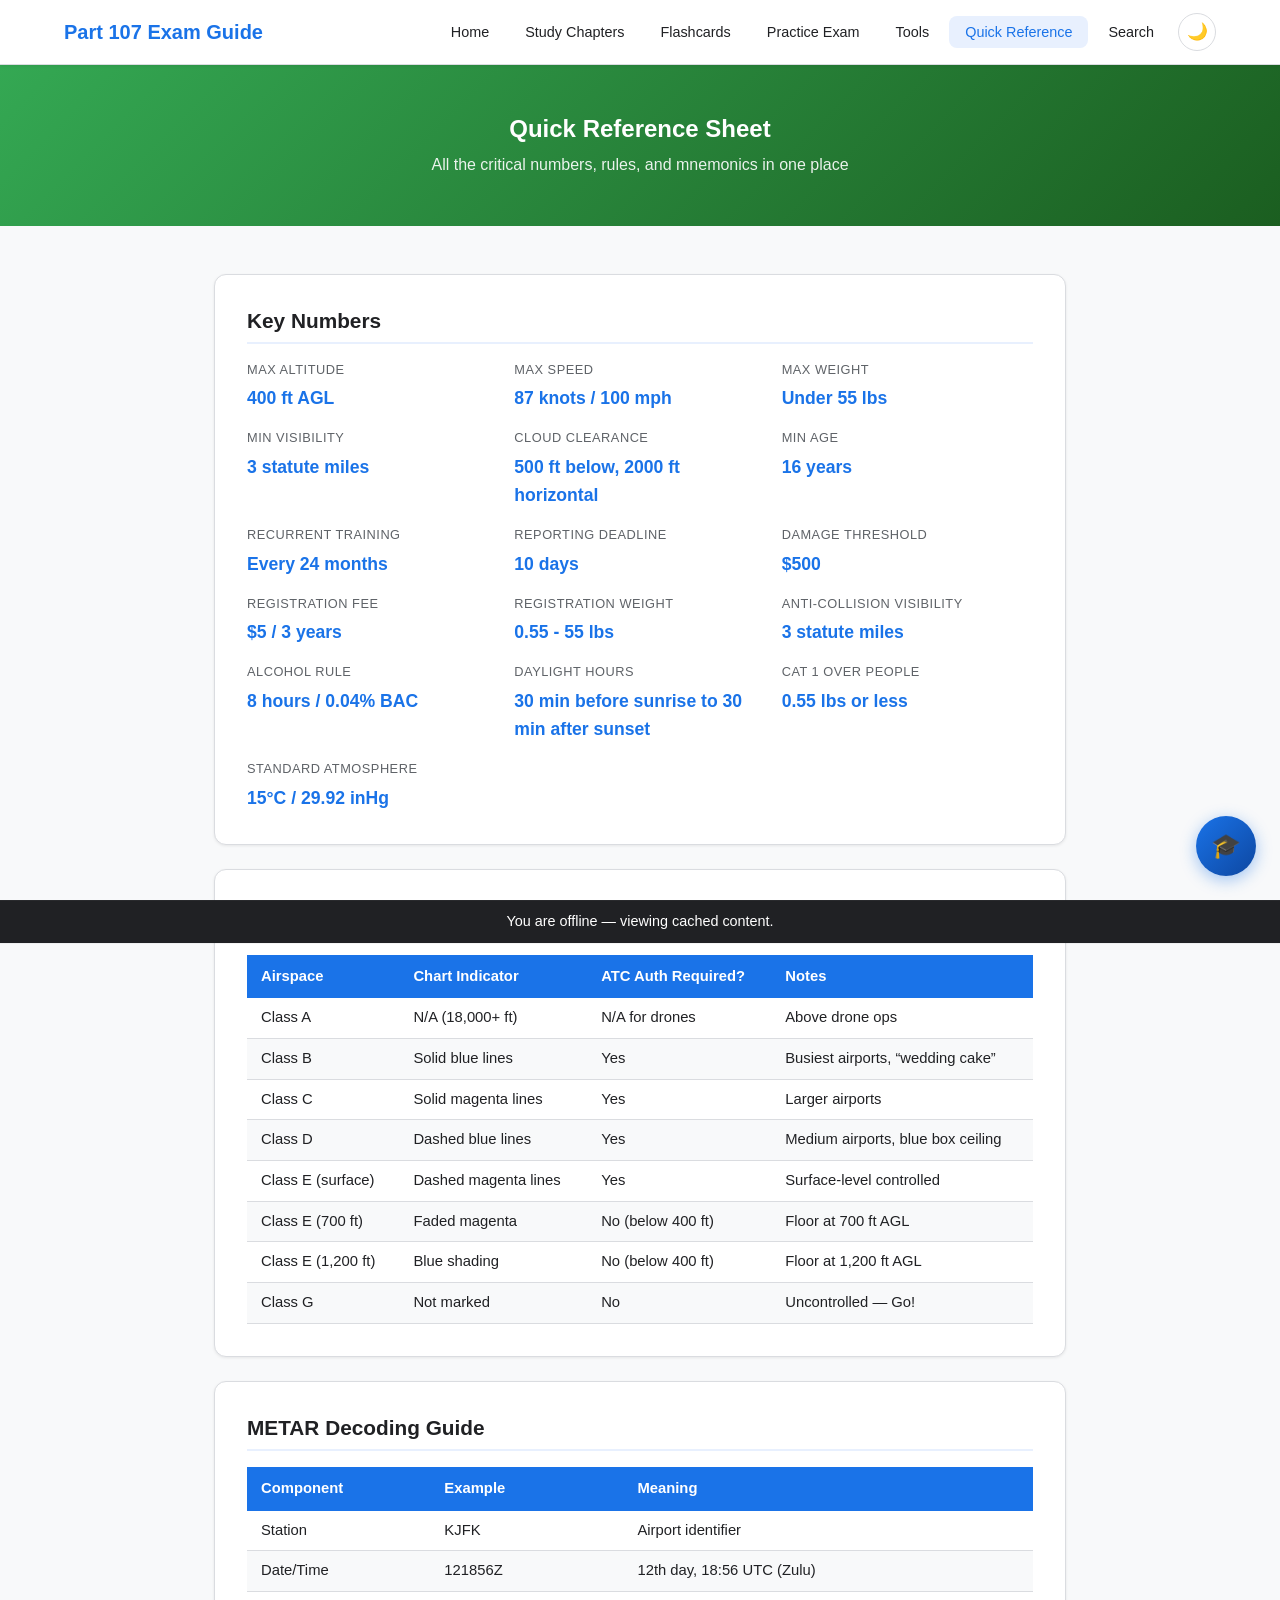
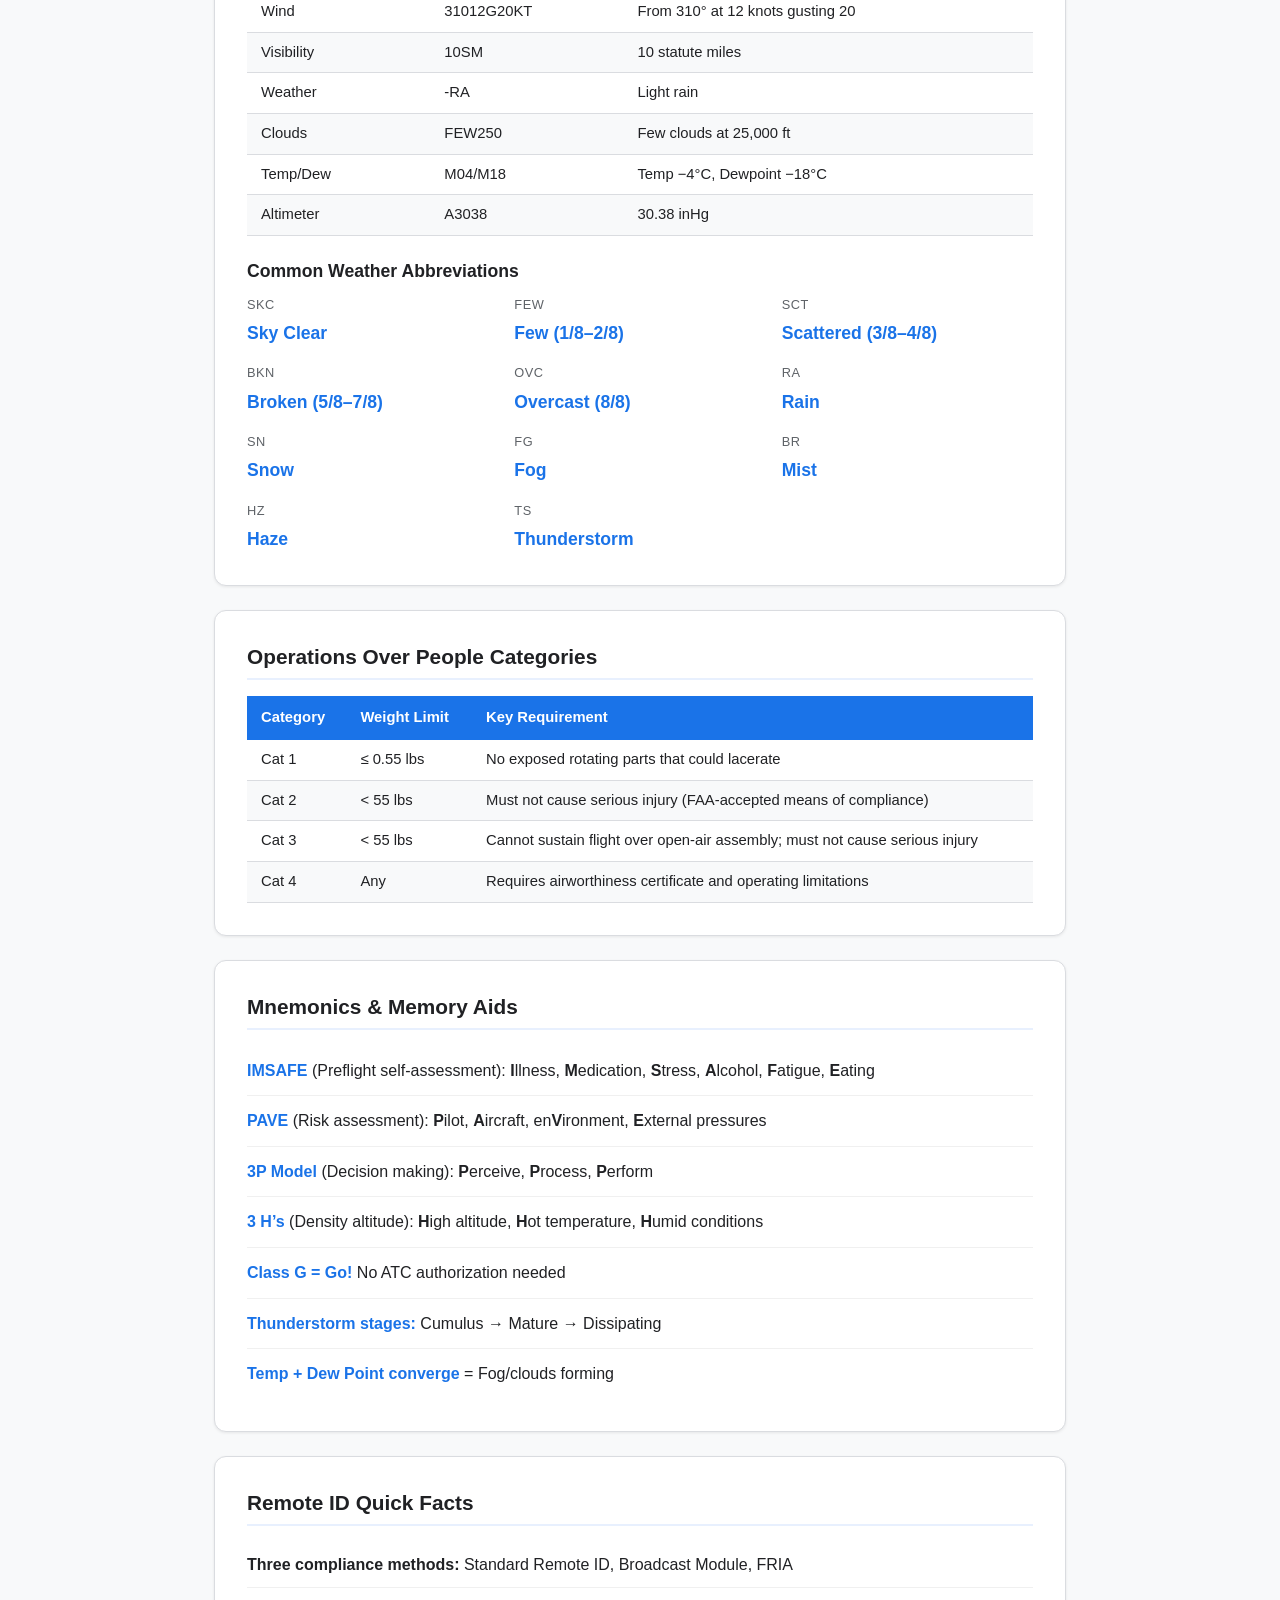
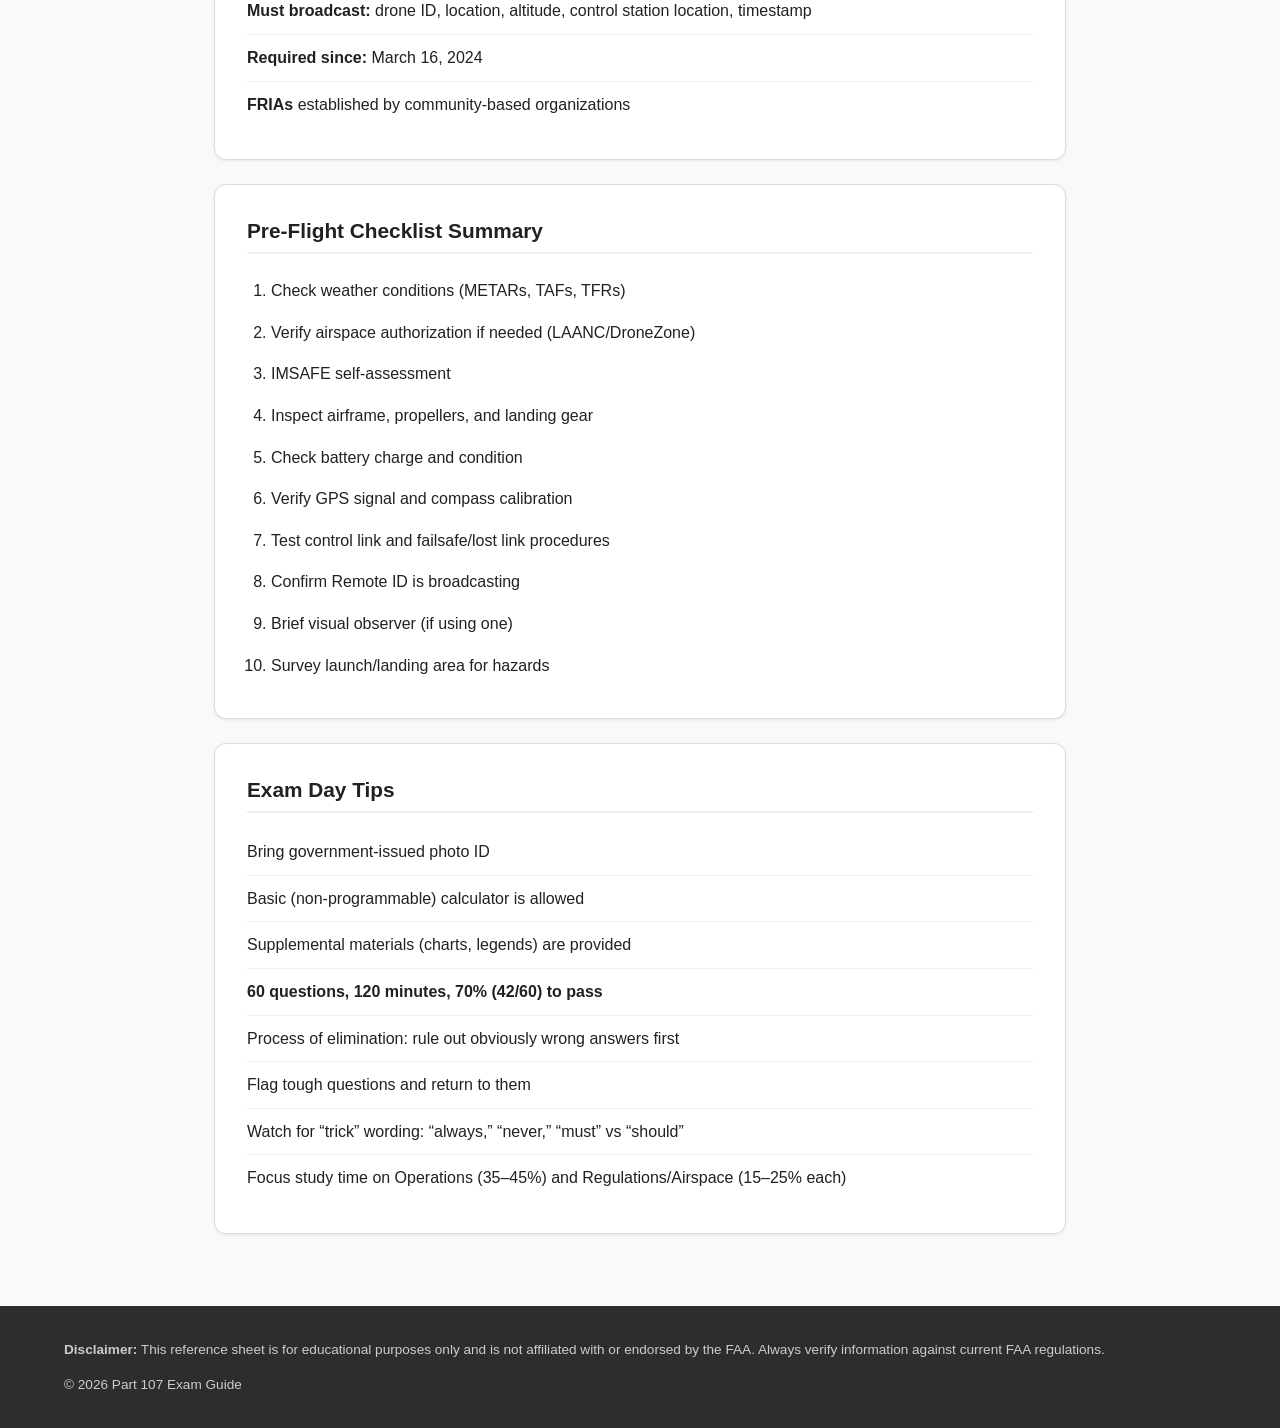
<file: reference.html>
<!DOCTYPE html>
<html lang="en">
<head>
    <meta charset="UTF-8">
    <meta name="viewport" content="width=device-width, initial-scale=1.0">
    <meta http-equiv="Content-Security-Policy" content="default-src 'self'; script-src 'self' 'unsafe-inline'; style-src 'self' 'unsafe-inline'; img-src 'self' data:; font-src 'self'; connect-src 'self'; manifest-src 'self'; worker-src 'self'; object-src 'none'; base-uri 'self'; form-action 'self'">
    <title>Quick Reference - Part 107 Exam Guide</title>
    <link rel="stylesheet" href="css/styles.css">
    <link rel="manifest" href="/manifest.json">
    <meta name="theme-color" content="#0b3d91">
    <meta name="description" content="A quick-reference cheat sheet of essential FAA Part 107 facts: key numbers, airspace classes, weather minimums, rules, and mnemonics for fast review.">
    <meta name="robots" content="index, follow">
    <link rel="icon" type="image/svg+xml" href="icons/favicon.svg">
    <meta property="og:type" content="website">
    <meta property="og:title" content="Quick Reference - Part 107 Exam Guide">
    <meta property="og:description" content="A quick-reference cheat sheet of essential FAA Part 107 facts: key numbers, airspace classes, weather minimums, rules, and mnemonics for fast review.">
    <meta property="og:image" content="icons/icon-512.png">
    <script>(function(){try{var t=localStorage.getItem('part107_theme');if(!t){t=(window.matchMedia&&window.matchMedia('(prefers-color-scheme: dark)').matches)?'dark':'light';}document.documentElement.setAttribute('data-theme',t);}catch(e){}})();</script>
</head>
<body>
    <a href="#main" class="skip-link">Skip to main content</a>
    <header class="site-header">
        <nav class="nav-bar">
            <a href="index.html" class="logo">Part 107 Exam Guide</a>
            <button class="nav-toggle" aria-label="Toggle navigation">&#9776;</button>
            <ul class="nav-links">
                <li><a href="index.html">Home</a></li>
                <li class="dropdown">
                    <a href="#">Study Chapters</a>
                    <ul class="dropdown-menu">
                        <li><a href="chapters/regulations.html">1. Regulations</a></li>
                        <li><a href="chapters/airspace.html">2. Airspace</a></li>
                        <li><a href="chapters/weather.html">3. Weather</a></li>
                        <li><a href="chapters/loading-performance.html">4. Loading &amp; Performance</a></li>
                        <li><a href="chapters/operations.html">5. Operations</a></li>
                    </ul>
                </li>
                <li><a href="flashcards.html">Flashcards</a></li>
                <li><a href="practice-exam.html">Practice Exam</a></li>
                <li class="dropdown">
                    <a href="#">Tools</a>
                    <ul class="dropdown-menu">
                        <li><a href="dashboard.html">Progress Dashboard</a></li>
                        <li><a href="tools/metar-decoder.html">METAR Decoder</a></li>
                        <li><a href="tools/chart-quiz.html">Chart Quiz</a></li>
                    </ul>
                </li>
                <li><a href="reference.html" class="active">Quick Reference</a></li>
            </ul>
        </nav>
    </header>

    <section class="reference-hero" id="main">
        <div class="container">
            <h1>Quick Reference Sheet</h1>
            <p style="opacity:0.9;margin-top:8px;">All the critical numbers, rules, and mnemonics in one place</p>
        </div>
    </section>

    <div class="reference-content">

        <!-- Section 1: Key Numbers -->
        <div class="ref-section">
            <h2>Key Numbers</h2>
            <div class="ref-grid">
                <div class="ref-item">
                    <span class="ref-label">Max Altitude</span>
                    <span class="ref-value">400 ft AGL</span>
                </div>
                <div class="ref-item">
                    <span class="ref-label">Max Speed</span>
                    <span class="ref-value">87 knots / 100 mph</span>
                </div>
                <div class="ref-item">
                    <span class="ref-label">Max Weight</span>
                    <span class="ref-value">Under 55 lbs</span>
                </div>
                <div class="ref-item">
                    <span class="ref-label">Min Visibility</span>
                    <span class="ref-value">3 statute miles</span>
                </div>
                <div class="ref-item">
                    <span class="ref-label">Cloud Clearance</span>
                    <span class="ref-value">500 ft below, 2000 ft horizontal</span>
                </div>
                <div class="ref-item">
                    <span class="ref-label">Min Age</span>
                    <span class="ref-value">16 years</span>
                </div>
                <div class="ref-item">
                    <span class="ref-label">Recurrent Training</span>
                    <span class="ref-value">Every 24 months</span>
                </div>
                <div class="ref-item">
                    <span class="ref-label">Reporting Deadline</span>
                    <span class="ref-value">10 days</span>
                </div>
                <div class="ref-item">
                    <span class="ref-label">Damage Threshold</span>
                    <span class="ref-value">$500</span>
                </div>
                <div class="ref-item">
                    <span class="ref-label">Registration Fee</span>
                    <span class="ref-value">$5 / 3 years</span>
                </div>
                <div class="ref-item">
                    <span class="ref-label">Registration Weight</span>
                    <span class="ref-value">0.55 - 55 lbs</span>
                </div>
                <div class="ref-item">
                    <span class="ref-label">Anti-Collision Visibility</span>
                    <span class="ref-value">3 statute miles</span>
                </div>
                <div class="ref-item">
                    <span class="ref-label">Alcohol Rule</span>
                    <span class="ref-value">8 hours / 0.04% BAC</span>
                </div>
                <div class="ref-item">
                    <span class="ref-label">Daylight Hours</span>
                    <span class="ref-value">30 min before sunrise to 30 min after sunset</span>
                </div>
                <div class="ref-item">
                    <span class="ref-label">Cat 1 Over People</span>
                    <span class="ref-value">0.55 lbs or less</span>
                </div>
                <div class="ref-item">
                    <span class="ref-label">Standard Atmosphere</span>
                    <span class="ref-value">15&deg;C / 29.92 inHg</span>
                </div>
            </div>
        </div>

        <!-- Section 2: Airspace Quick Reference -->
        <div class="ref-section">
            <h2>Airspace Quick Reference</h2>
            <table class="ref-table">
                <thead>
                    <tr>
                        <th>Airspace</th>
                        <th>Chart Indicator</th>
                        <th>ATC Auth Required?</th>
                        <th>Notes</th>
                    </tr>
                </thead>
                <tbody>
                    <tr>
                        <td>Class A</td>
                        <td>N/A (18,000+ ft)</td>
                        <td>N/A for drones</td>
                        <td>Above drone ops</td>
                    </tr>
                    <tr>
                        <td>Class B</td>
                        <td>Solid blue lines</td>
                        <td>Yes</td>
                        <td>Busiest airports, &ldquo;wedding cake&rdquo;</td>
                    </tr>
                    <tr>
                        <td>Class C</td>
                        <td>Solid magenta lines</td>
                        <td>Yes</td>
                        <td>Larger airports</td>
                    </tr>
                    <tr>
                        <td>Class D</td>
                        <td>Dashed blue lines</td>
                        <td>Yes</td>
                        <td>Medium airports, blue box ceiling</td>
                    </tr>
                    <tr>
                        <td>Class E (surface)</td>
                        <td>Dashed magenta lines</td>
                        <td>Yes</td>
                        <td>Surface-level controlled</td>
                    </tr>
                    <tr>
                        <td>Class E (700 ft)</td>
                        <td>Faded magenta</td>
                        <td>No (below 400 ft)</td>
                        <td>Floor at 700 ft AGL</td>
                    </tr>
                    <tr>
                        <td>Class E (1,200 ft)</td>
                        <td>Blue shading</td>
                        <td>No (below 400 ft)</td>
                        <td>Floor at 1,200 ft AGL</td>
                    </tr>
                    <tr>
                        <td>Class G</td>
                        <td>Not marked</td>
                        <td>No</td>
                        <td>Uncontrolled &mdash; Go!</td>
                    </tr>
                </tbody>
            </table>
        </div>

        <!-- Section 3: METAR Decoding Guide -->
        <div class="ref-section">
            <h2>METAR Decoding Guide</h2>
            <table class="ref-table">
                <thead>
                    <tr>
                        <th>Component</th>
                        <th>Example</th>
                        <th>Meaning</th>
                    </tr>
                </thead>
                <tbody>
                    <tr>
                        <td>Station</td>
                        <td>KJFK</td>
                        <td>Airport identifier</td>
                    </tr>
                    <tr>
                        <td>Date/Time</td>
                        <td>121856Z</td>
                        <td>12th day, 18:56 UTC (Zulu)</td>
                    </tr>
                    <tr>
                        <td>Wind</td>
                        <td>31012G20KT</td>
                        <td>From 310&deg; at 12 knots gusting 20</td>
                    </tr>
                    <tr>
                        <td>Visibility</td>
                        <td>10SM</td>
                        <td>10 statute miles</td>
                    </tr>
                    <tr>
                        <td>Weather</td>
                        <td>-RA</td>
                        <td>Light rain</td>
                    </tr>
                    <tr>
                        <td>Clouds</td>
                        <td>FEW250</td>
                        <td>Few clouds at 25,000 ft</td>
                    </tr>
                    <tr>
                        <td>Temp/Dew</td>
                        <td>M04/M18</td>
                        <td>Temp &minus;4&deg;C, Dewpoint &minus;18&deg;C</td>
                    </tr>
                    <tr>
                        <td>Altimeter</td>
                        <td>A3038</td>
                        <td>30.38 inHg</td>
                    </tr>
                </tbody>
            </table>

            <h3 style="font-size:1.1rem;margin-top:24px;margin-bottom:12px;">Common Weather Abbreviations</h3>
            <div class="ref-grid">
                <div class="ref-item">
                    <span class="ref-label">SKC</span>
                    <span class="ref-value">Sky Clear</span>
                </div>
                <div class="ref-item">
                    <span class="ref-label">FEW</span>
                    <span class="ref-value">Few (1/8&ndash;2/8)</span>
                </div>
                <div class="ref-item">
                    <span class="ref-label">SCT</span>
                    <span class="ref-value">Scattered (3/8&ndash;4/8)</span>
                </div>
                <div class="ref-item">
                    <span class="ref-label">BKN</span>
                    <span class="ref-value">Broken (5/8&ndash;7/8)</span>
                </div>
                <div class="ref-item">
                    <span class="ref-label">OVC</span>
                    <span class="ref-value">Overcast (8/8)</span>
                </div>
                <div class="ref-item">
                    <span class="ref-label">RA</span>
                    <span class="ref-value">Rain</span>
                </div>
                <div class="ref-item">
                    <span class="ref-label">SN</span>
                    <span class="ref-value">Snow</span>
                </div>
                <div class="ref-item">
                    <span class="ref-label">FG</span>
                    <span class="ref-value">Fog</span>
                </div>
                <div class="ref-item">
                    <span class="ref-label">BR</span>
                    <span class="ref-value">Mist</span>
                </div>
                <div class="ref-item">
                    <span class="ref-label">HZ</span>
                    <span class="ref-value">Haze</span>
                </div>
                <div class="ref-item">
                    <span class="ref-label">TS</span>
                    <span class="ref-value">Thunderstorm</span>
                </div>
            </div>
        </div>

        <!-- Section 4: Operations Over People Categories -->
        <div class="ref-section">
            <h2>Operations Over People Categories</h2>
            <table class="ref-table">
                <thead>
                    <tr>
                        <th>Category</th>
                        <th>Weight Limit</th>
                        <th>Key Requirement</th>
                    </tr>
                </thead>
                <tbody>
                    <tr>
                        <td>Cat 1</td>
                        <td>&le; 0.55 lbs</td>
                        <td>No exposed rotating parts that could lacerate</td>
                    </tr>
                    <tr>
                        <td>Cat 2</td>
                        <td>&lt; 55 lbs</td>
                        <td>Must not cause serious injury (FAA-accepted means of compliance)</td>
                    </tr>
                    <tr>
                        <td>Cat 3</td>
                        <td>&lt; 55 lbs</td>
                        <td>Cannot sustain flight over open-air assembly; must not cause serious injury</td>
                    </tr>
                    <tr>
                        <td>Cat 4</td>
                        <td>Any</td>
                        <td>Requires airworthiness certificate and operating limitations</td>
                    </tr>
                </tbody>
            </table>
        </div>

        <!-- Section 5: Mnemonics & Memory Aids -->
        <div class="ref-section">
            <h2>Mnemonics &amp; Memory Aids</h2>
            <ul class="ref-list">
                <li class="ref-row-lg">
                    <strong class="ref-accent">IMSAFE</strong> (Preflight self-assessment): <strong>I</strong>llness, <strong>M</strong>edication, <strong>S</strong>tress, <strong>A</strong>lcohol, <strong>F</strong>atigue, <strong>E</strong>ating
                </li>
                <li class="ref-row-lg">
                    <strong class="ref-accent">PAVE</strong> (Risk assessment): <strong>P</strong>ilot, <strong>A</strong>ircraft, en<strong>V</strong>ironment, <strong>E</strong>xternal pressures
                </li>
                <li class="ref-row-lg">
                    <strong class="ref-accent">3P Model</strong> (Decision making): <strong>P</strong>erceive, <strong>P</strong>rocess, <strong>P</strong>erform
                </li>
                <li class="ref-row-lg">
                    <strong class="ref-accent">3 H&rsquo;s</strong> (Density altitude): <strong>H</strong>igh altitude, <strong>H</strong>ot temperature, <strong>H</strong>umid conditions
                </li>
                <li class="ref-row-lg">
                    <strong class="ref-accent">Class G = Go!</strong> No ATC authorization needed
                </li>
                <li class="ref-row-lg">
                    <strong class="ref-accent">Thunderstorm stages:</strong> Cumulus &rarr; Mature &rarr; Dissipating
                </li>
                <li style="padding:12px 0;">
                    <strong class="ref-accent">Temp + Dew Point converge</strong> = Fog/clouds forming
                </li>
            </ul>
        </div>

        <!-- Section 6: Remote ID Quick Facts -->
        <div class="ref-section">
            <h2>Remote ID Quick Facts</h2>
            <ul class="ref-list">
                <li class="ref-row">
                    <strong>Three compliance methods:</strong> Standard Remote ID, Broadcast Module, FRIA
                </li>
                <li class="ref-row">
                    <strong>Must broadcast:</strong> drone ID, location, altitude, control station location, timestamp
                </li>
                <li class="ref-row">
                    <strong>Required since:</strong> March 16, 2024
                </li>
                <li style="padding:10px 0;">
                    <strong>FRIAs</strong> established by community-based organizations
                </li>
            </ul>
        </div>

        <!-- Section 7: Pre-Flight Checklist Summary -->
        <div class="ref-section">
            <h2>Pre-Flight Checklist Summary</h2>
            <ol class="ref-indent">
                <li class="ref-row-tight">Check weather conditions (METARs, TAFs, TFRs)</li>
                <li class="ref-row-tight">Verify airspace authorization if needed (LAANC/DroneZone)</li>
                <li class="ref-row-tight">IMSAFE self-assessment</li>
                <li class="ref-row-tight">Inspect airframe, propellers, and landing gear</li>
                <li class="ref-row-tight">Check battery charge and condition</li>
                <li class="ref-row-tight">Verify GPS signal and compass calibration</li>
                <li class="ref-row-tight">Test control link and failsafe/lost link procedures</li>
                <li class="ref-row-tight">Confirm Remote ID is broadcasting</li>
                <li class="ref-row-tight">Brief visual observer (if using one)</li>
                <li class="ref-row-tight">Survey launch/landing area for hazards</li>
            </ol>
        </div>

        <!-- Section 8: Exam Day Tips -->
        <div class="ref-section">
            <h2>Exam Day Tips</h2>
            <ul class="ref-list">
                <li class="ref-row">
                    Bring government-issued photo ID
                </li>
                <li class="ref-row">
                    Basic (non-programmable) calculator is allowed
                </li>
                <li class="ref-row">
                    Supplemental materials (charts, legends) are provided
                </li>
                <li class="ref-row">
                    <strong>60 questions, 120 minutes, 70% (42/60) to pass</strong>
                </li>
                <li class="ref-row">
                    Process of elimination: rule out obviously wrong answers first
                </li>
                <li class="ref-row">
                    Flag tough questions and return to them
                </li>
                <li class="ref-row">
                    Watch for &ldquo;trick&rdquo; wording: &ldquo;always,&rdquo; &ldquo;never,&rdquo; &ldquo;must&rdquo; vs &ldquo;should&rdquo;
                </li>
                <li style="padding:10px 0;">
                    Focus study time on Operations (35&ndash;45%) and Regulations/Airspace (15&ndash;25% each)
                </li>
            </ul>
        </div>

    </div>

    <footer class="site-footer">
        <div class="container">
            <p><strong>Disclaimer:</strong> This reference sheet is for educational purposes only and is not affiliated with or endorsed by the FAA. Always verify information against current FAA regulations.</p>
            <p>&copy; 2026 Part 107 Exam Guide</p>
        </div>
    </footer>

    <script src="js/progress.js" defer></script>
    <script src="js/nav.js" defer></script>
    <script src="js/assistant.js" defer></script>
    <script src="js/ui.js" defer></script>
    <script>
    if ('serviceWorker' in navigator) {
      window.addEventListener('load', function() {
        navigator.serviceWorker.register('/sw.js').catch(function(e) { console.log('SW reg failed:', e); });
      });
    }
    </script>
</body>
</html>
</file>
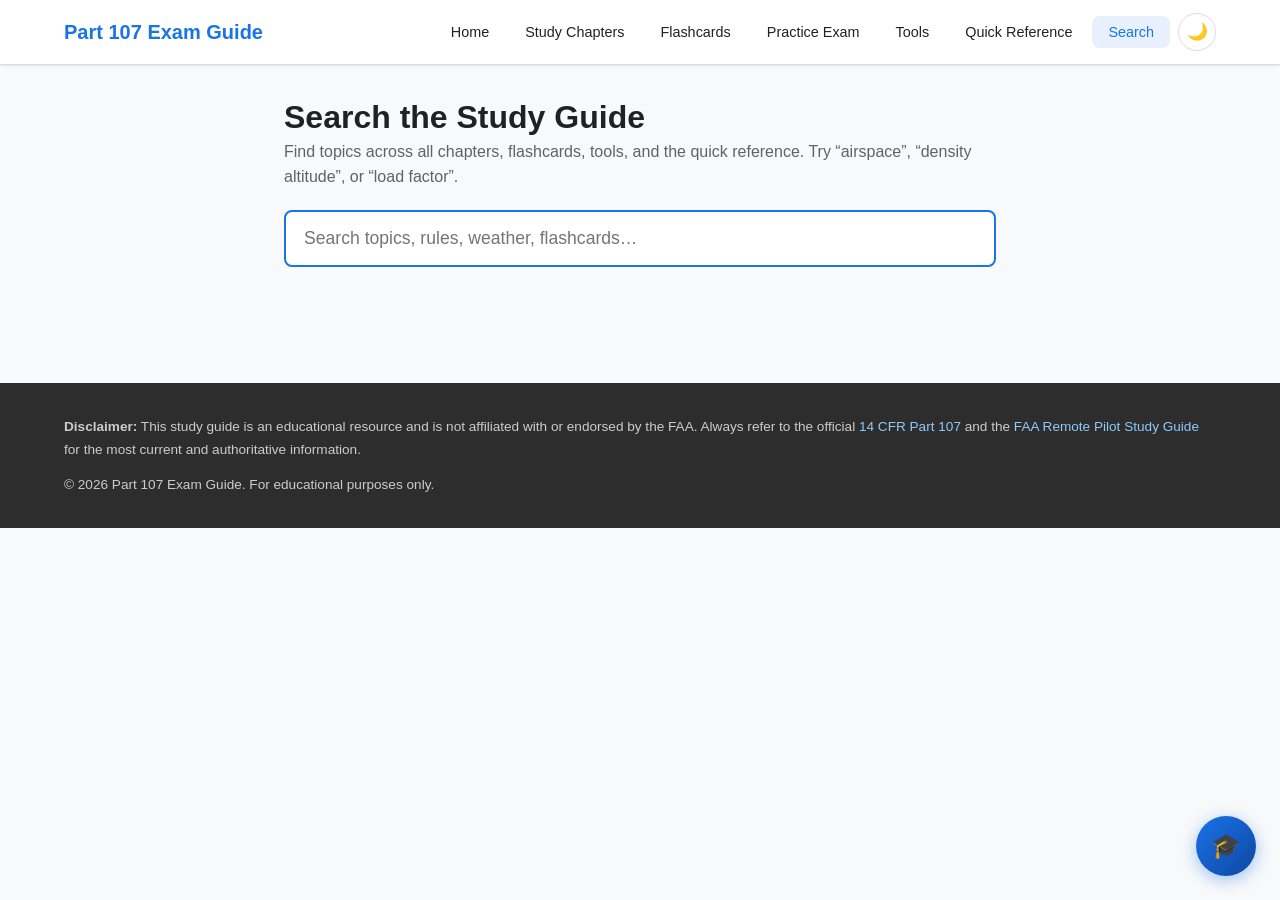
<file: search.html>
<!DOCTYPE html>
<html lang="en">
<head>
    <meta charset="UTF-8">
    <meta name="viewport" content="width=device-width, initial-scale=1.0">
    <meta http-equiv="Content-Security-Policy" content="default-src 'self'; script-src 'self' 'unsafe-inline'; style-src 'self' 'unsafe-inline'; img-src 'self' data:; font-src 'self'; connect-src 'self'; manifest-src 'self'; worker-src 'self'; object-src 'none'; base-uri 'self'; form-action 'self'">
    <title>Search - Part 107 Exam Guide</title>
    <link rel="stylesheet" href="css/styles.css">
    <link rel="manifest" href="/manifest.json">
    <meta name="theme-color" content="#0b3d91">
    <meta name="description" content="Search the Part 107 study guide across chapters, flashcards, tools, and quick-reference topics to find any drone exam concept fast.">
    <meta name="robots" content="index, follow">
    <link rel="icon" type="image/svg+xml" href="icons/favicon.svg">
    <meta property="og:type" content="website">
    <meta property="og:title" content="Search - Part 107 Exam Guide">
    <meta property="og:description" content="Search the Part 107 study guide across chapters, flashcards, tools, and quick-reference topics.">
    <meta property="og:image" content="icons/icon-512.png">
    <script>(function(){try{var t=localStorage.getItem('part107_theme');if(!t){t=(window.matchMedia&&window.matchMedia('(prefers-color-scheme: dark)').matches)?'dark':'light';}document.documentElement.setAttribute('data-theme',t);}catch(e){}})();</script>
</head>
<body>
    <a href="#main" class="skip-link">Skip to main content</a>
    <header class="site-header">
        <nav class="nav-bar">
            <a href="index.html" class="logo">Part 107 Exam Guide</a>
            <button class="nav-toggle" aria-label="Toggle navigation">&#9776;</button>
            <ul class="nav-links">
                <li><a href="index.html">Home</a></li>
                <li class="dropdown">
                    <a href="#">Study Chapters</a>
                    <ul class="dropdown-menu">
                        <li><a href="chapters/regulations.html">1. Regulations</a></li>
                        <li><a href="chapters/airspace.html">2. Airspace</a></li>
                        <li><a href="chapters/weather.html">3. Weather</a></li>
                        <li><a href="chapters/loading-performance.html">4. Loading &amp; Performance</a></li>
                        <li><a href="chapters/operations.html">5. Operations</a></li>
                    </ul>
                </li>
                <li><a href="flashcards.html">Flashcards</a></li>
                <li><a href="practice-exam.html">Practice Exam</a></li>
                <li class="dropdown">
                    <a href="#">Tools</a>
                    <ul class="dropdown-menu">
                        <li><a href="dashboard.html">Progress Dashboard</a></li>
                        <li><a href="tools/metar-decoder.html">METAR Decoder</a></li>
                        <li><a href="tools/chart-quiz.html">Chart Quiz</a></li>
                    </ul>
                </li>
                <li><a href="reference.html">Quick Reference</a></li>
            </ul>
        </nav>
    </header>

    <main id="main" class="search-wrap">
        <h1>Search the Study Guide</h1>
        <p style="color:var(--text-light);margin-bottom:20px;">
            Find topics across all chapters, flashcards, tools, and the quick reference.
            Try &ldquo;airspace&rdquo;, &ldquo;density altitude&rdquo;, or &ldquo;load factor&rdquo;.
        </p>

        <div class="search-box">
            <input type="search" id="searchInput" placeholder="Search topics, rules, weather, flashcards…"
                   autocomplete="off" aria-label="Search the study guide">
        </div>

        <div class="search-meta">
            <span id="searchCount"></span>
            <span id="searchStatus"></span>
        </div>

        <div id="searchResults" aria-live="polite"></div>
    </main>

    <footer class="site-footer">
        <div class="container">
            <p><strong>Disclaimer:</strong> This study guide is an educational resource and is not affiliated with or endorsed by the FAA. Always refer to the official <a href="https://www.ecfr.gov/current/title-14/chapter-I/subchapter-F/part-107" target="_blank" rel="noopener noreferrer">14 CFR Part 107</a> and the <a href="https://www.faa.gov/sites/faa.gov/files/regulations_policies/handbooks_manuals/aviation/remote_pilot_study_guide.pdf" target="_blank" rel="noopener noreferrer">FAA Remote Pilot Study Guide</a> for the most current and authoritative information.</p>
            <p>&copy; 2026 Part 107 Exam Guide. For educational purposes only.</p>
        </div>
    </footer>

    <script src="js/progress.js" defer></script>
    <script src="js/nav.js" defer></script>
    <script src="js/assistant.js" defer></script>
    <script src="js/ui.js" defer></script>
    <script src="js/search.js" defer></script>
    <script>
    if ('serviceWorker' in navigator) {
      window.addEventListener('load', function() {
        navigator.serviceWorker.register('/sw.js').catch(function(e) { console.log('SW reg failed:', e); });
      });
    }
    </script>
</body>
</html>
</file>
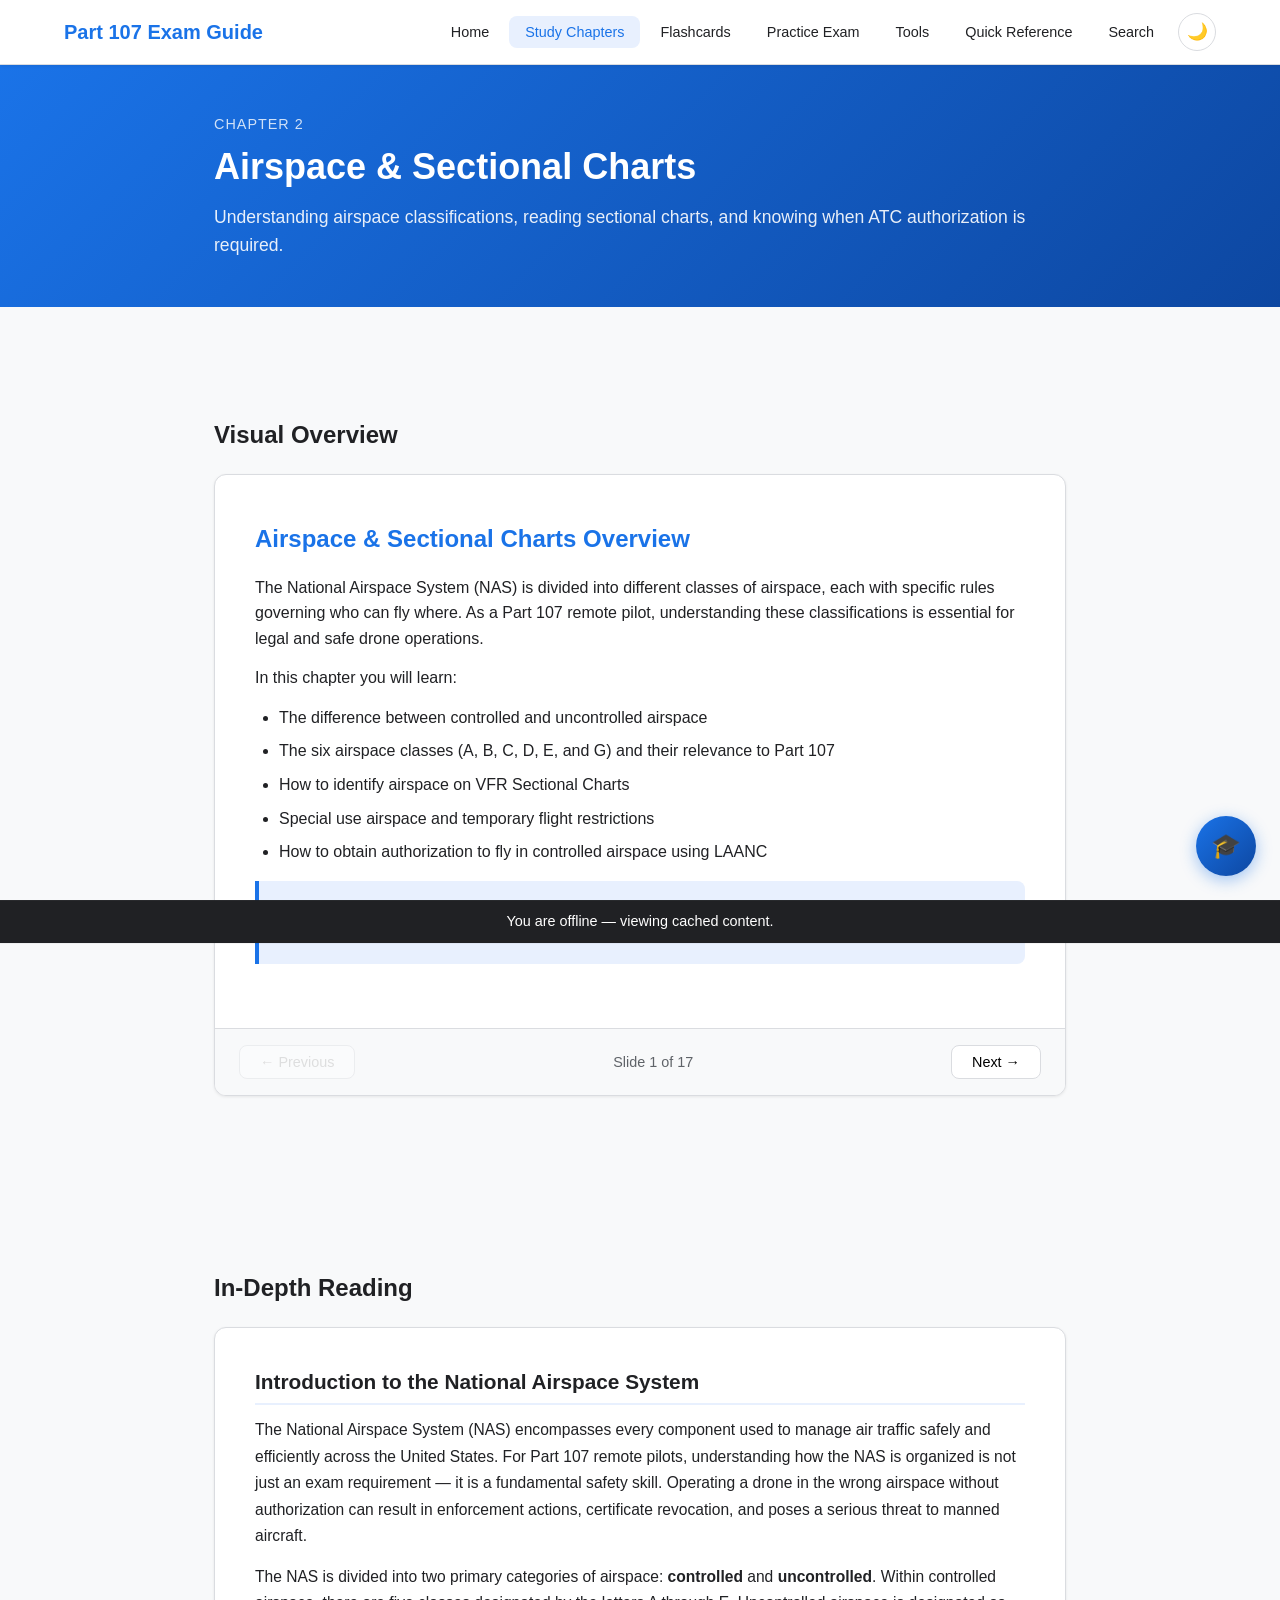
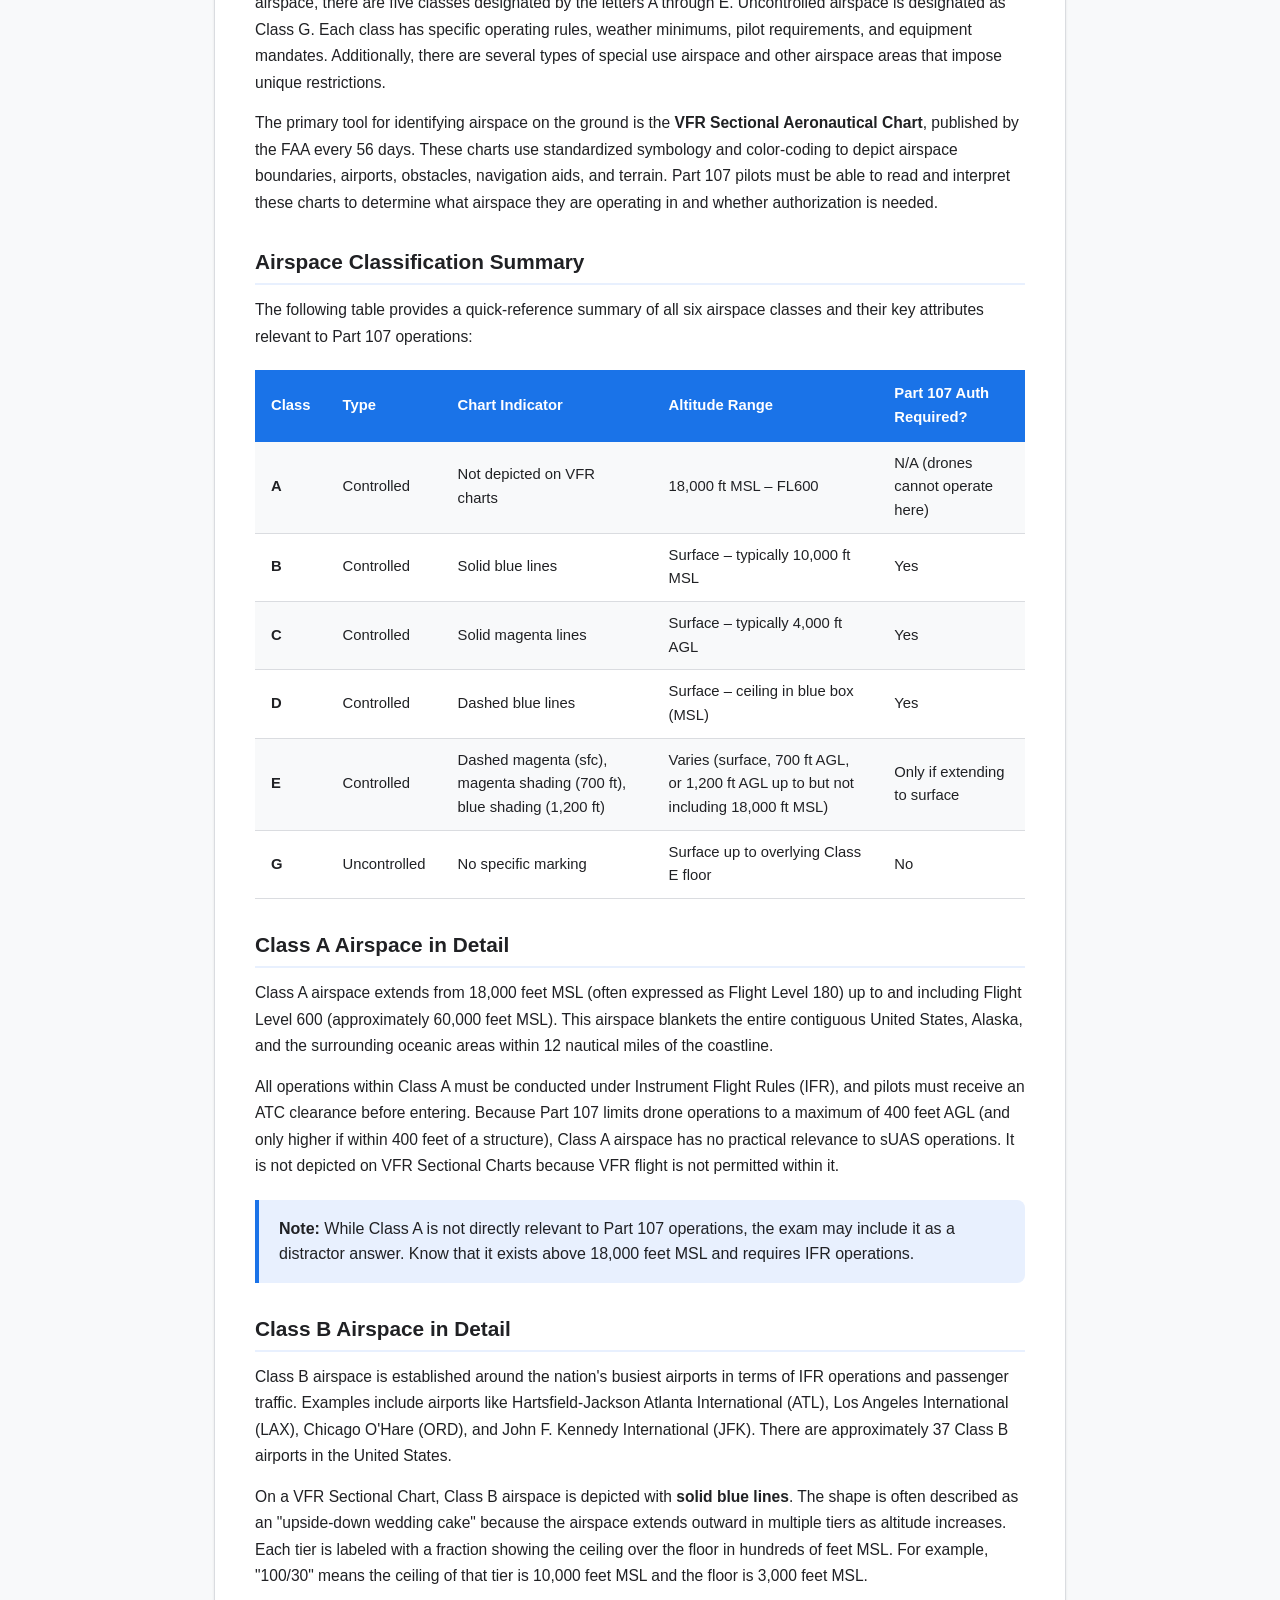
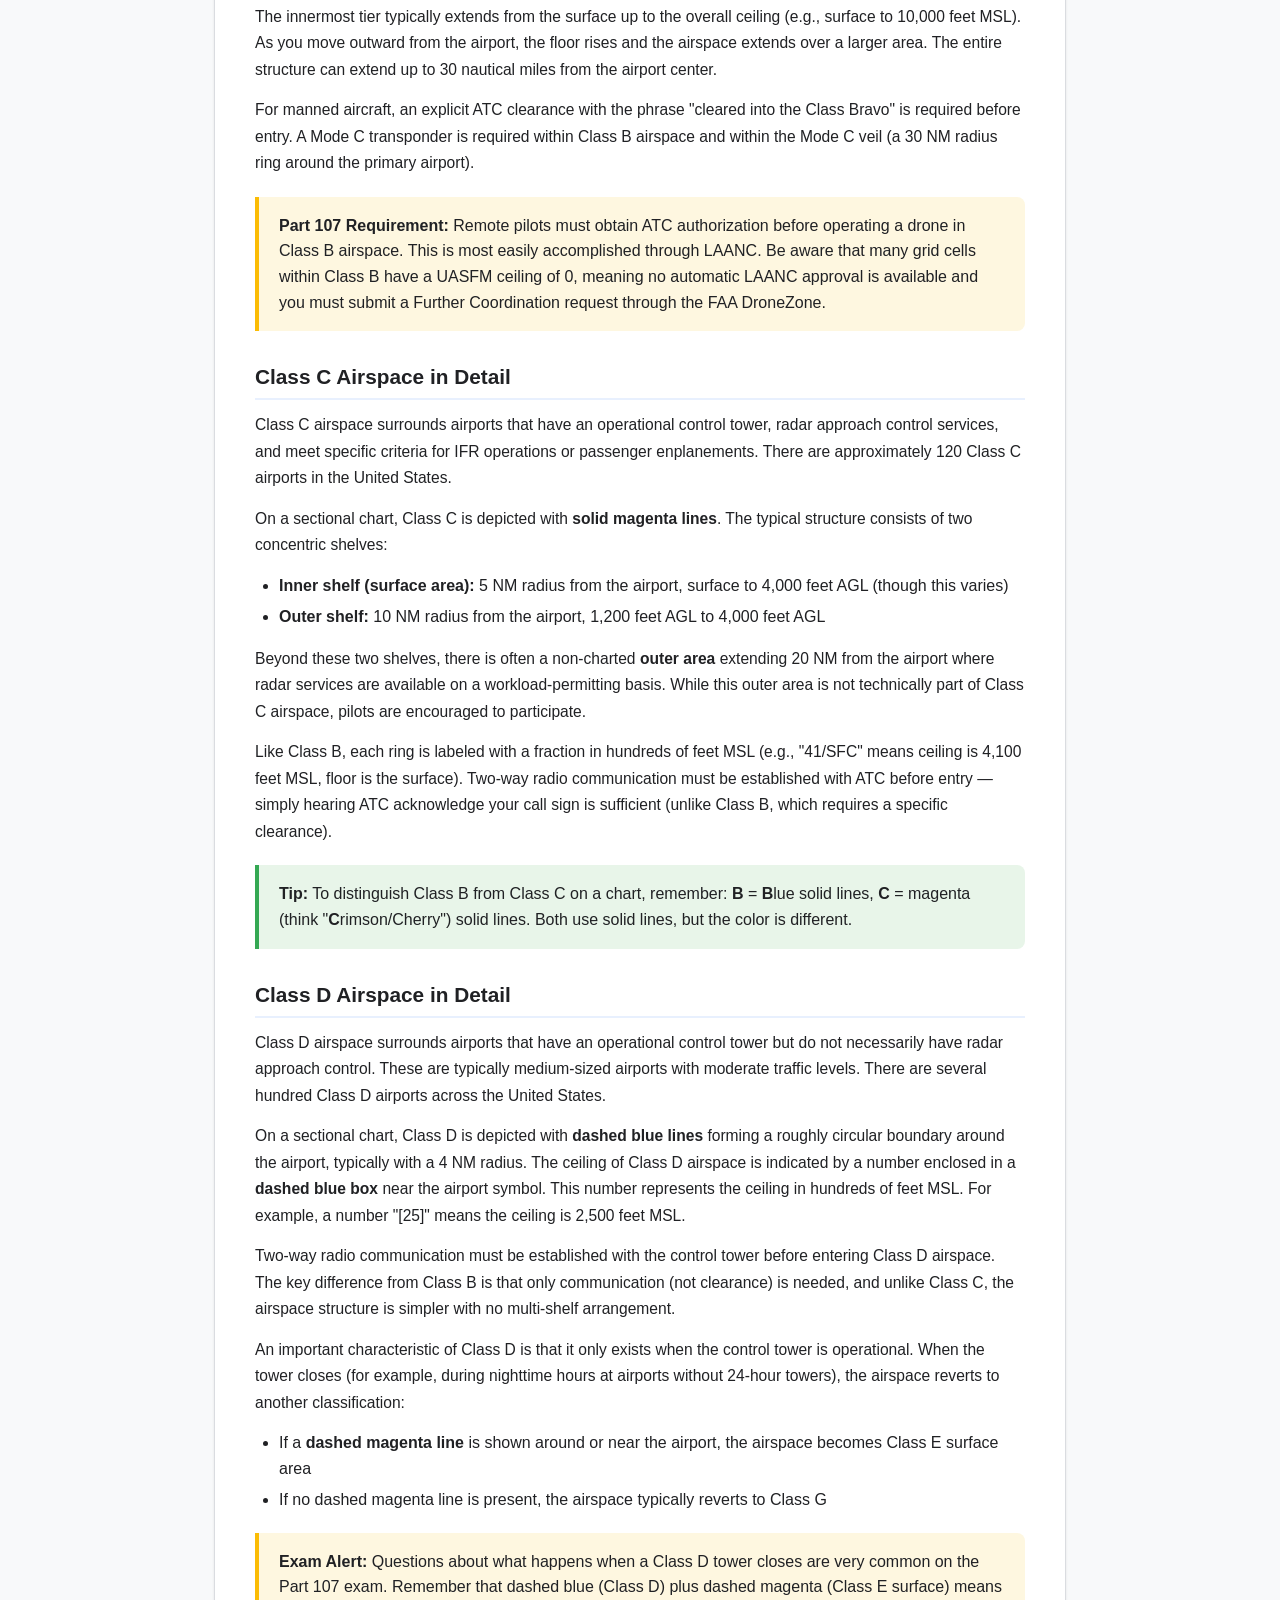
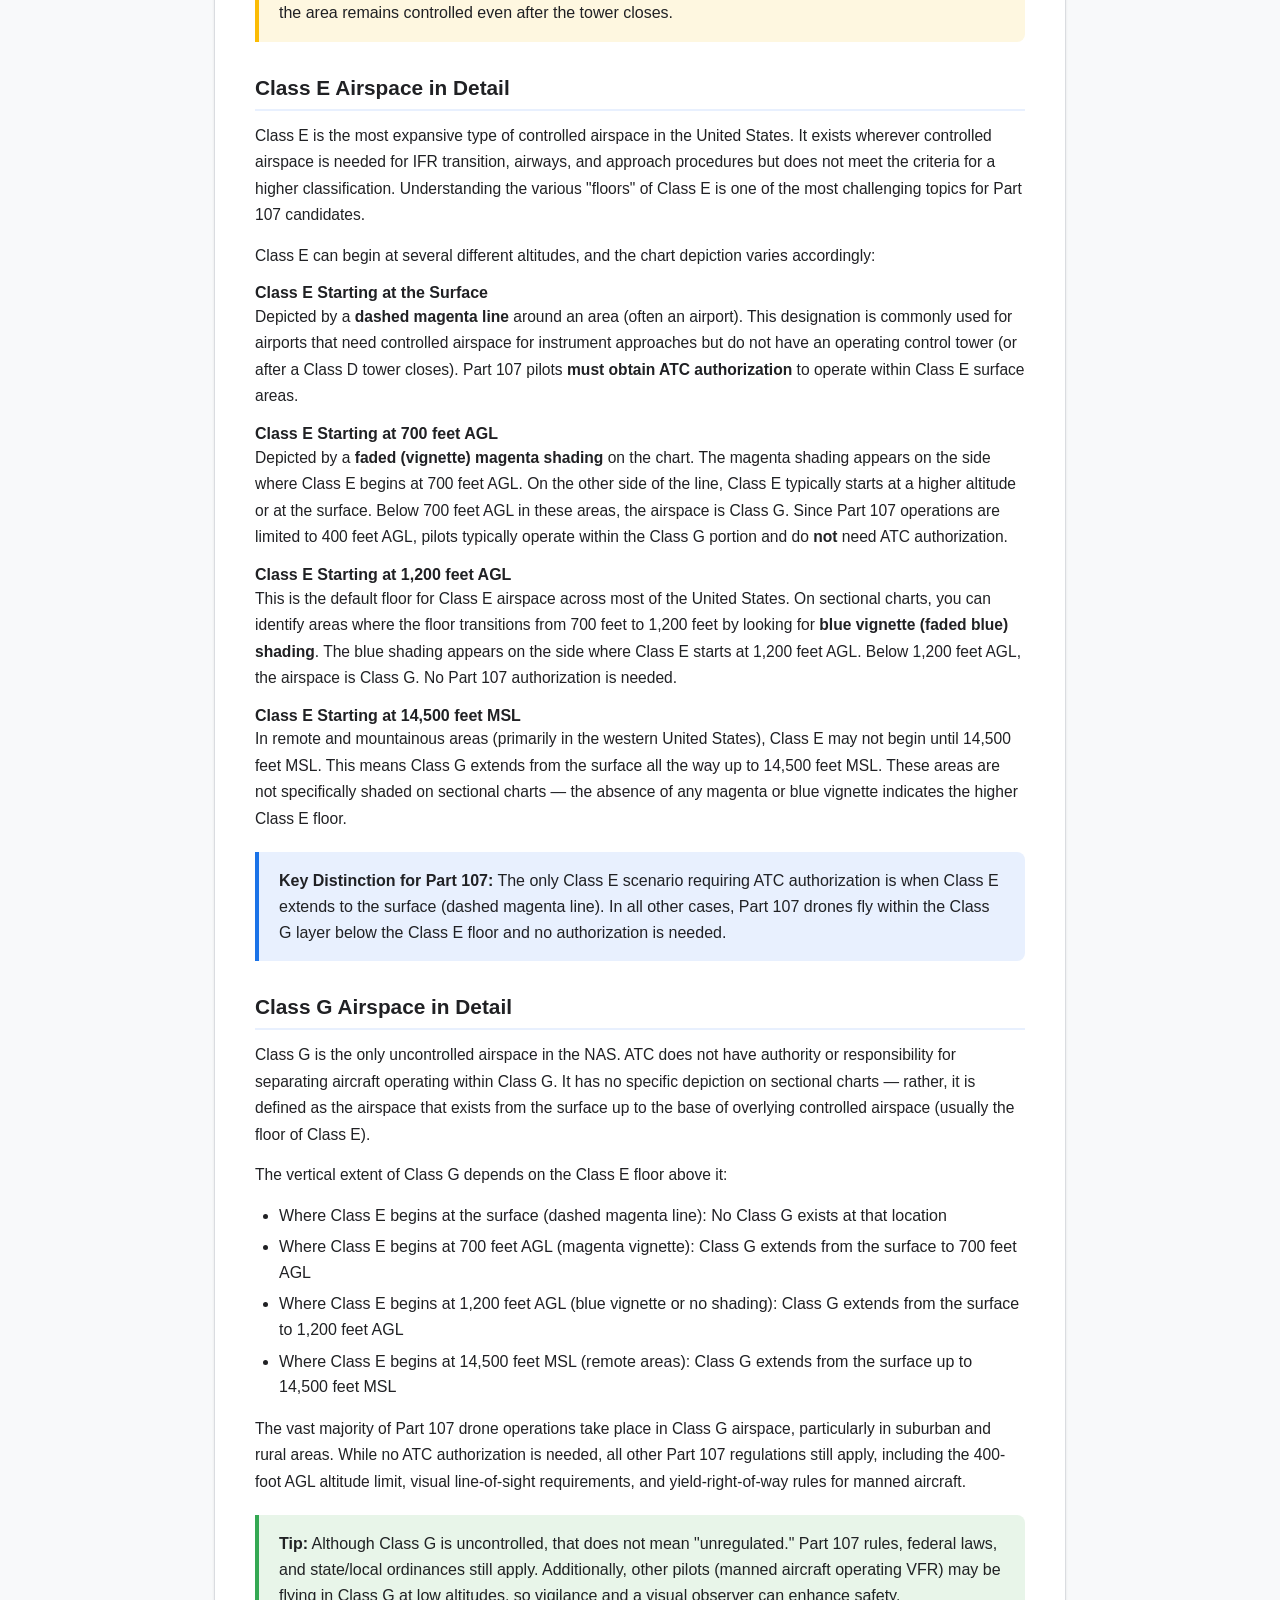
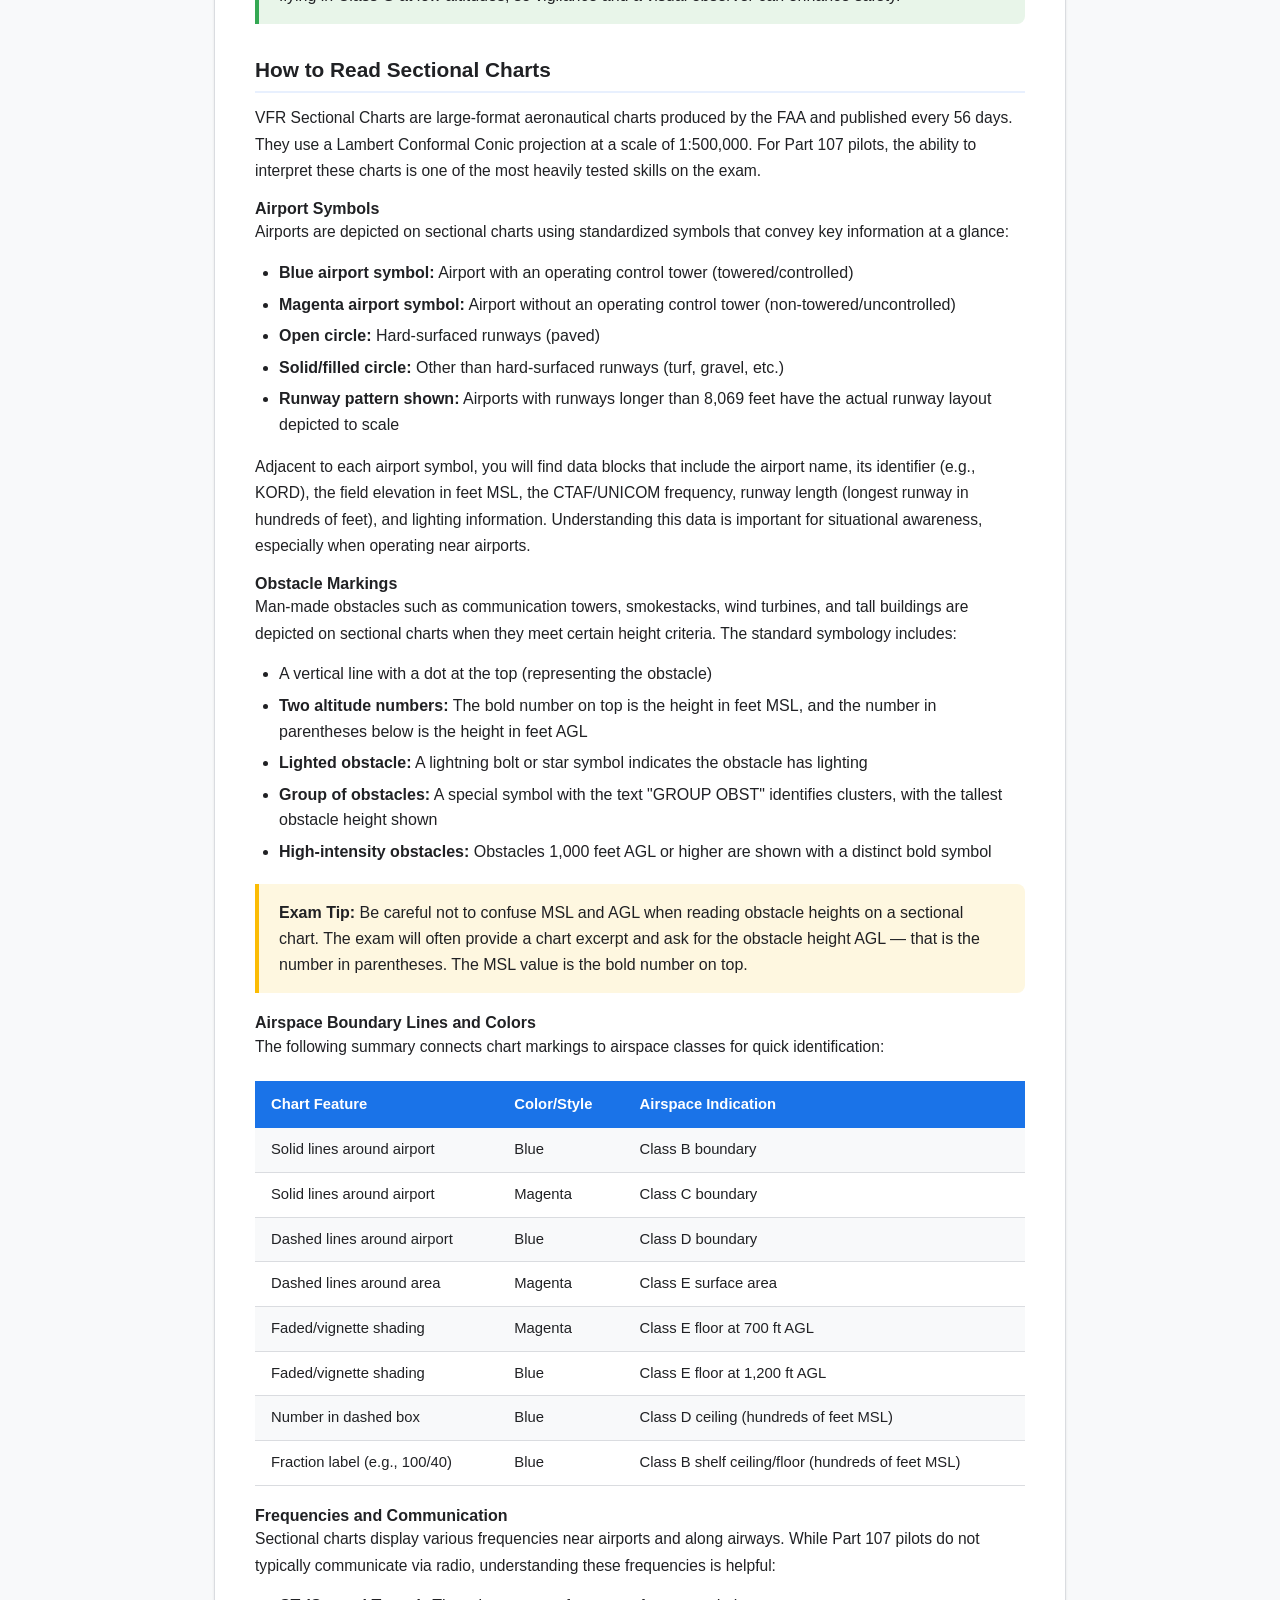
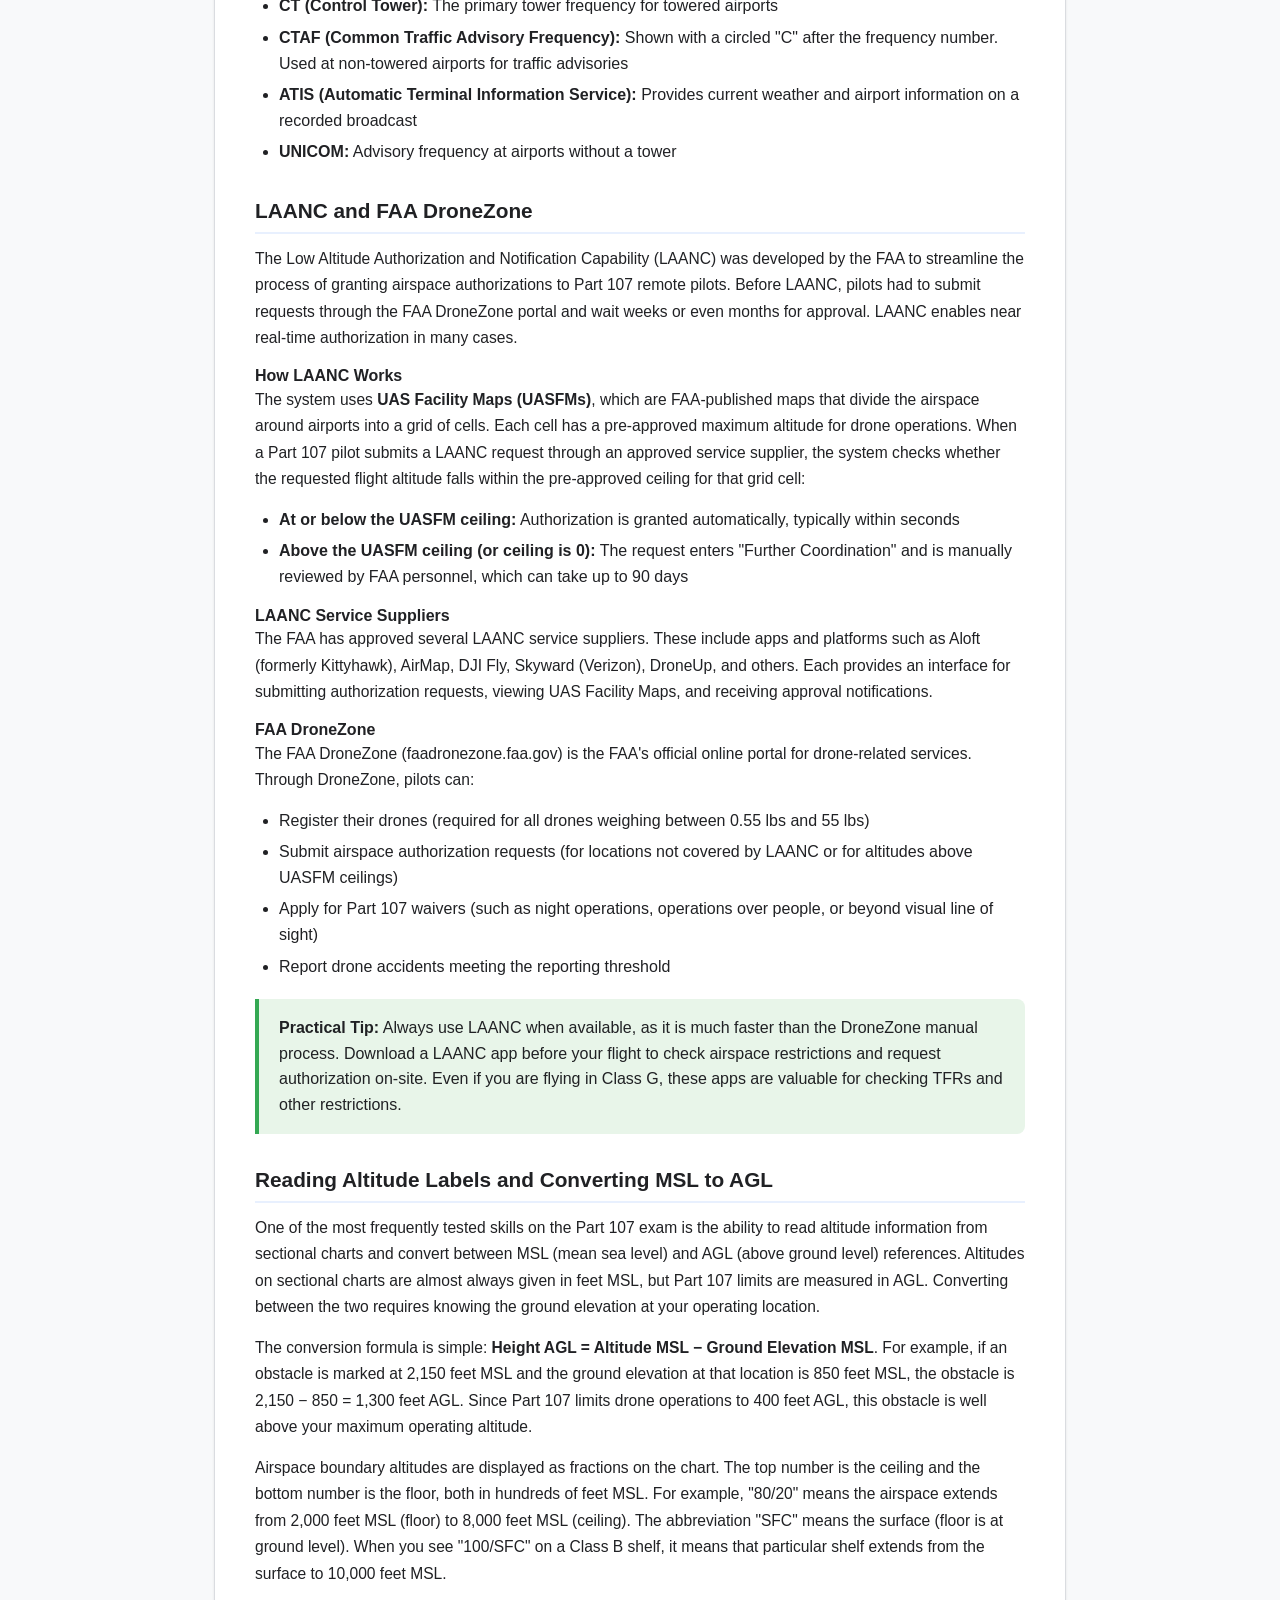
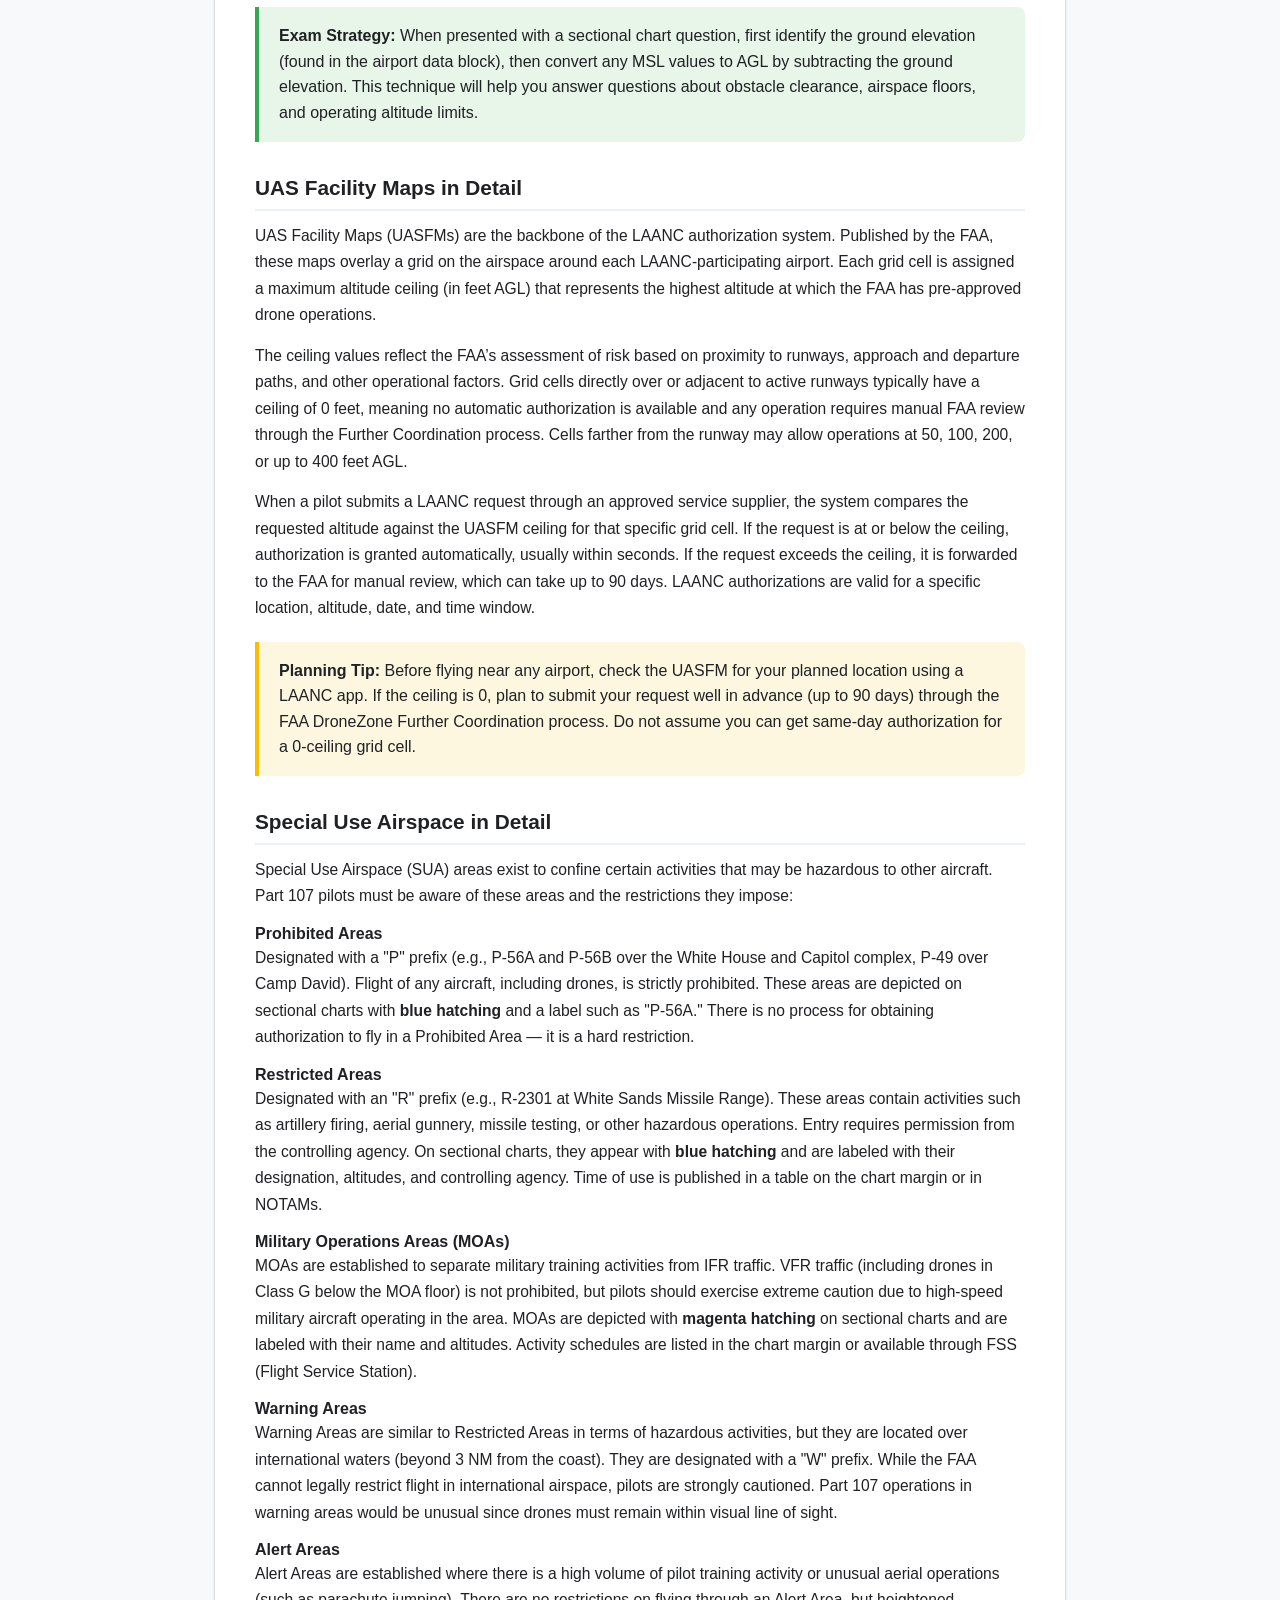
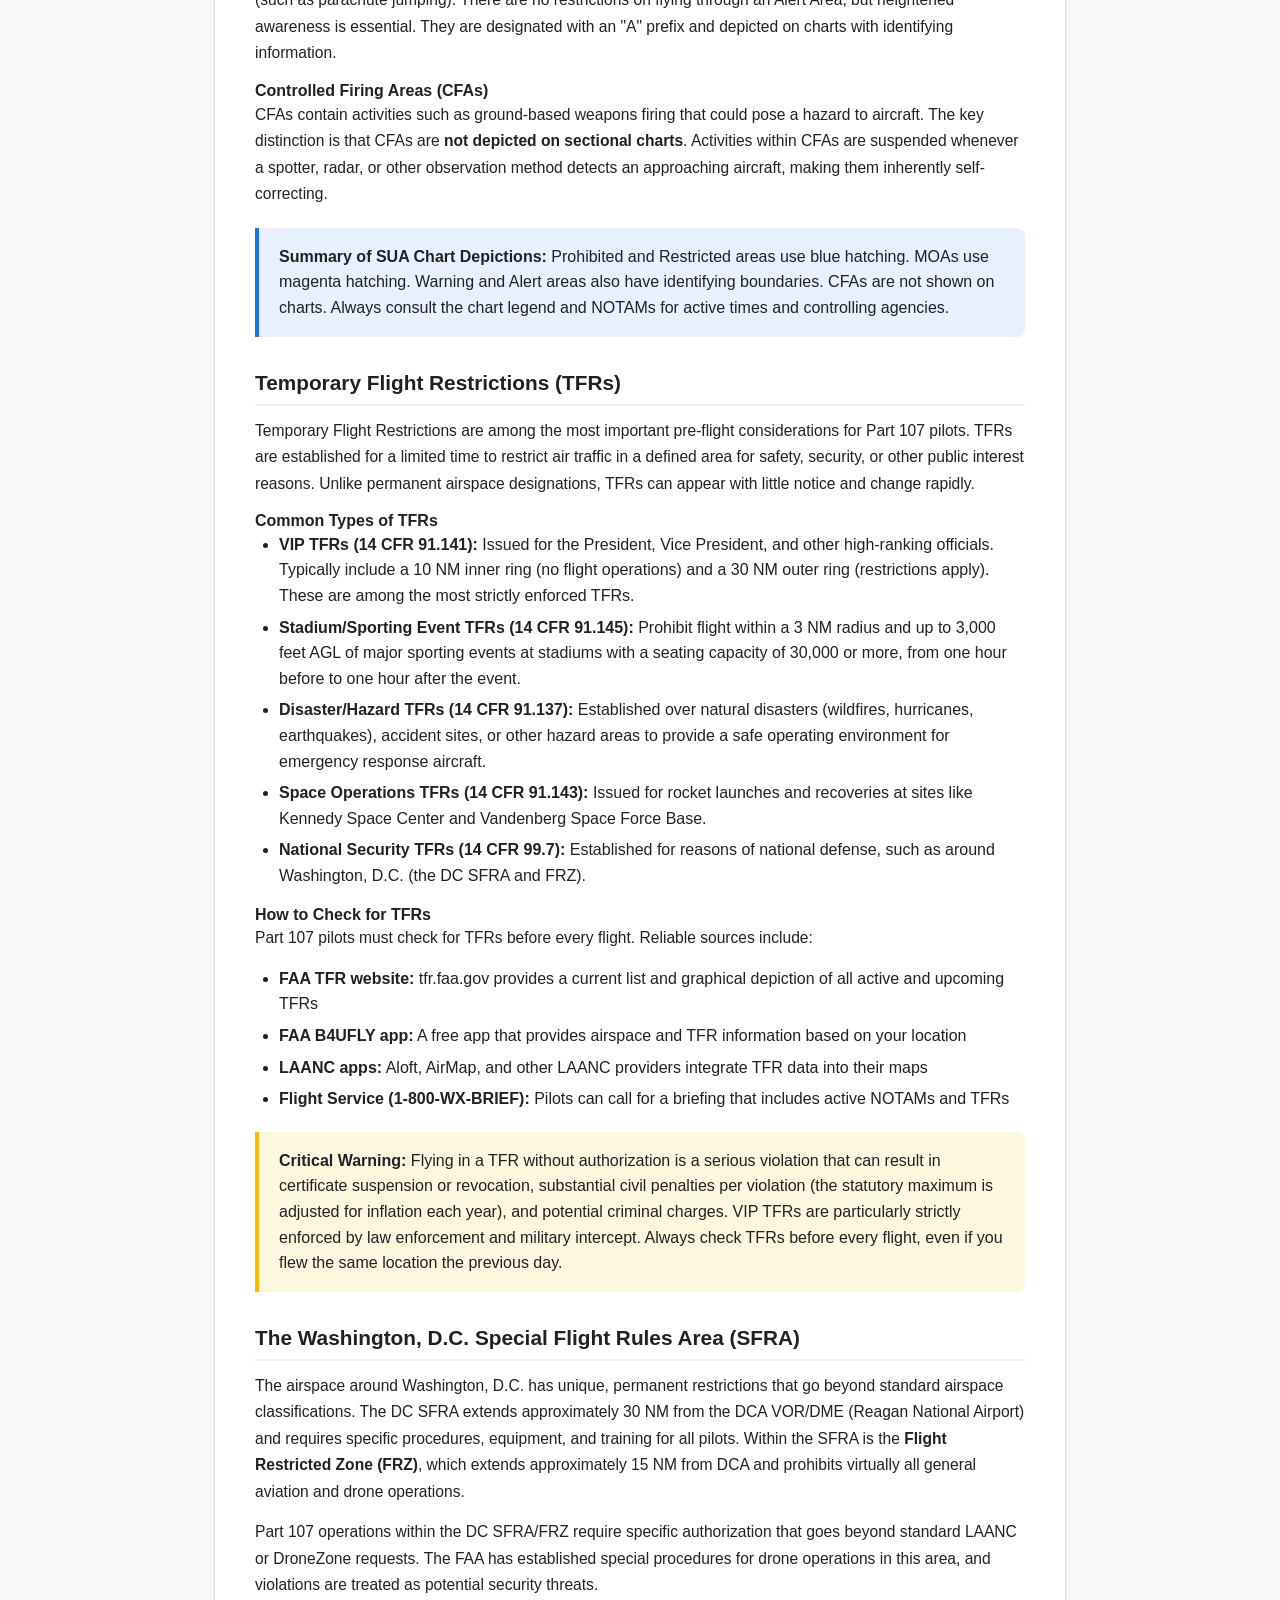
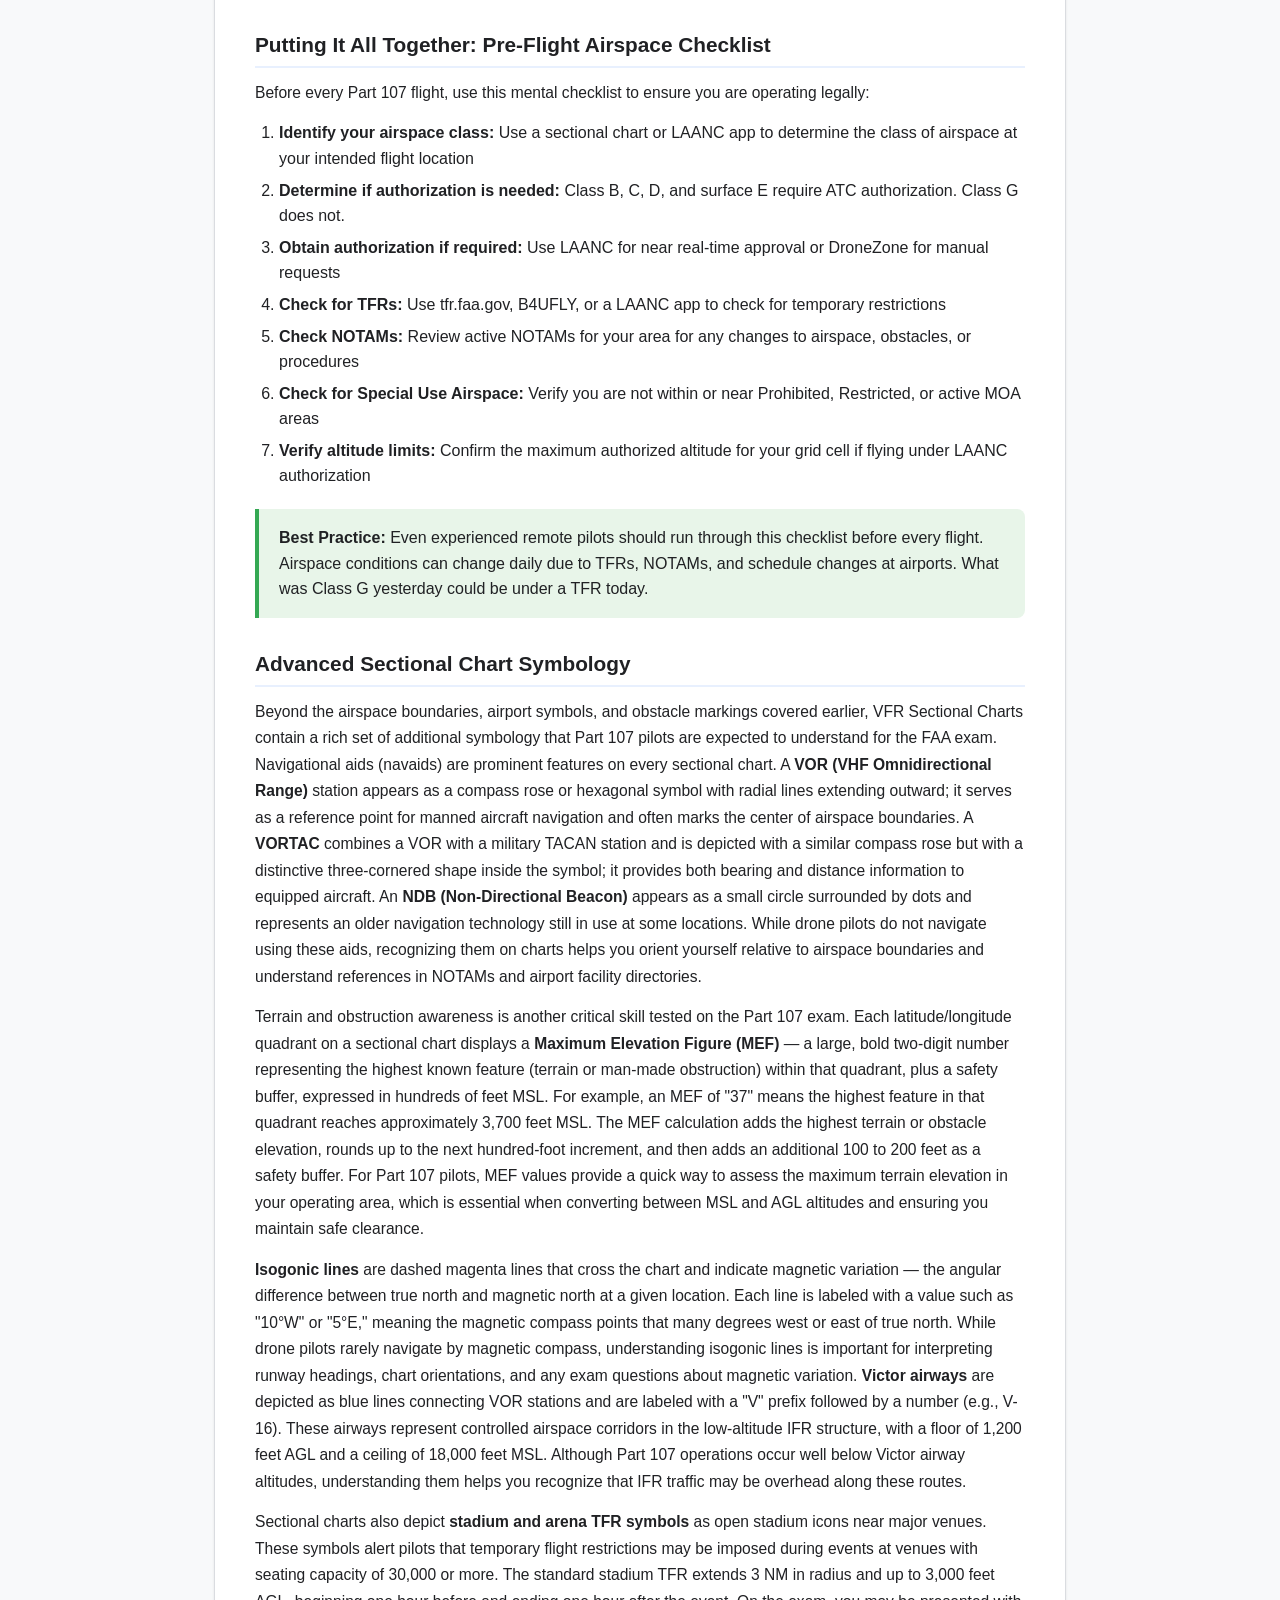
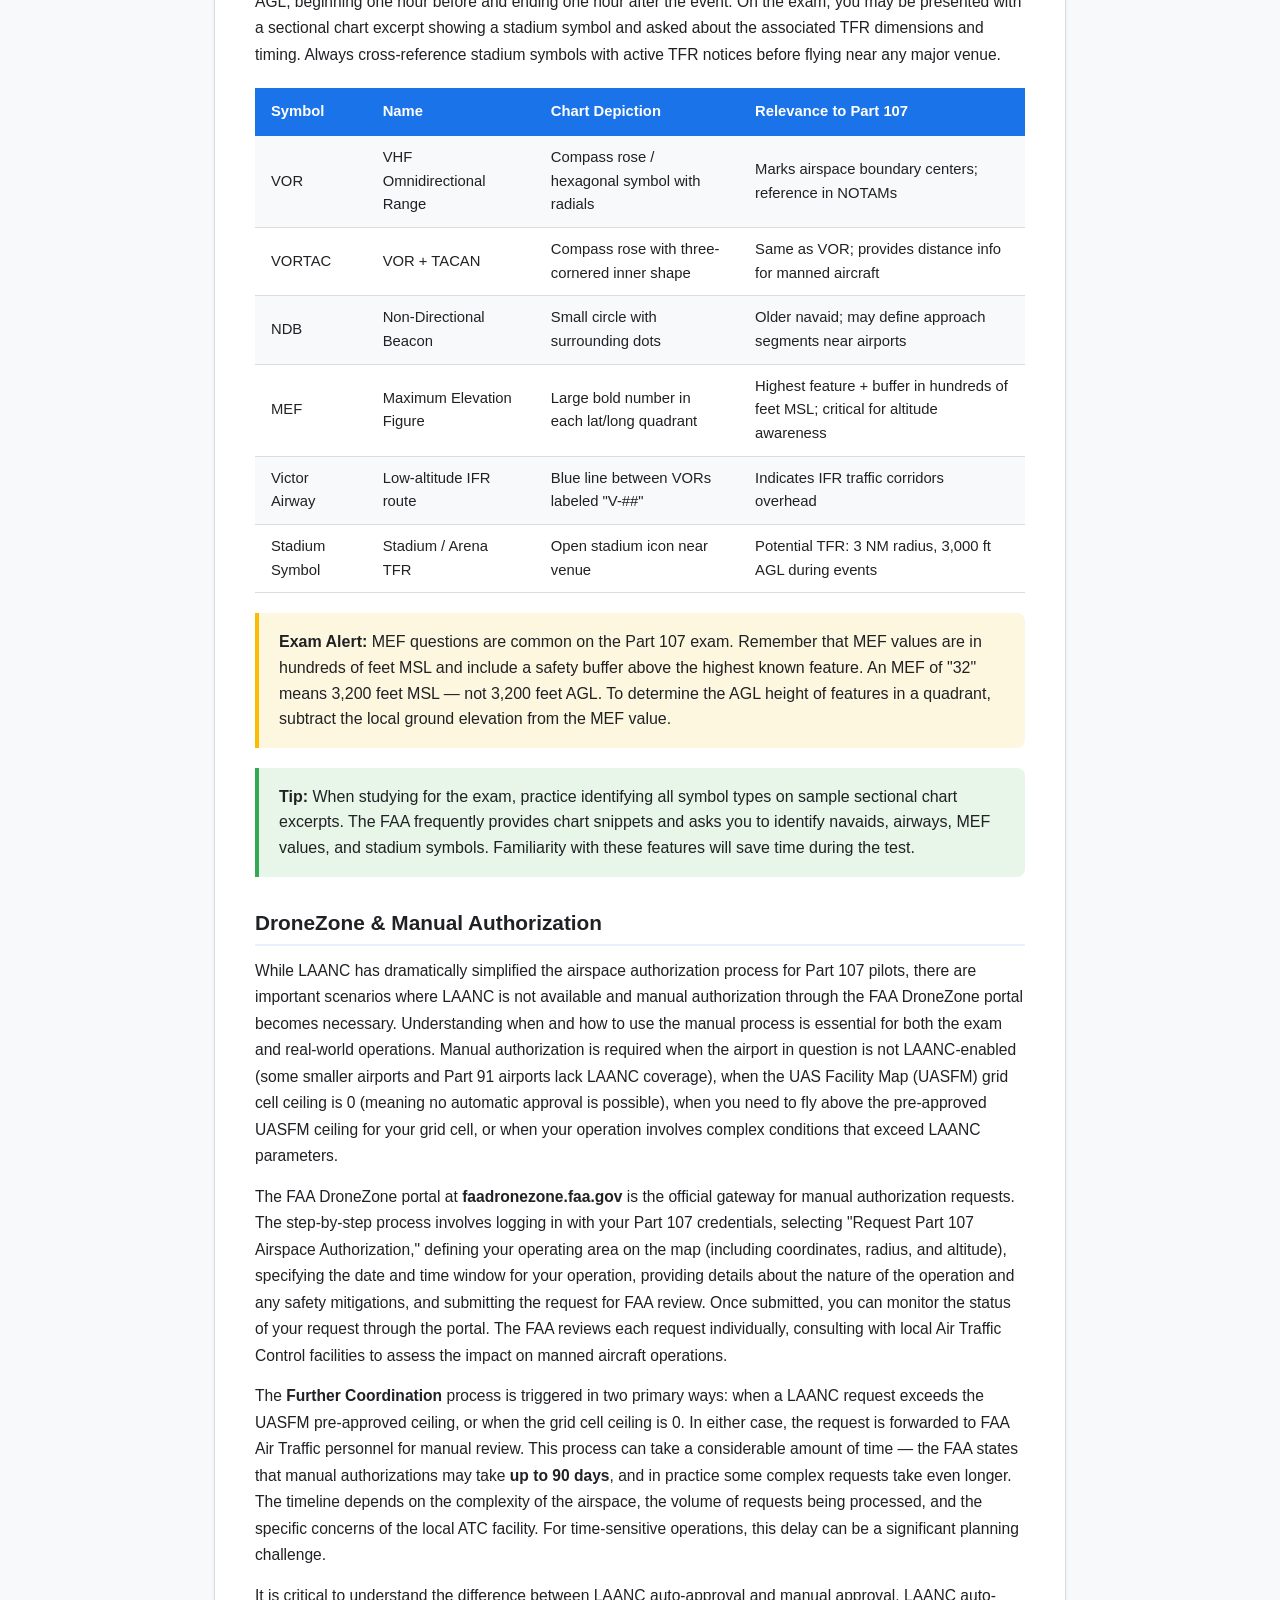
<file: chapters/airspace.html>
<!DOCTYPE html>
<html lang="en">
<head>
    <meta charset="UTF-8">
    <meta name="viewport" content="width=device-width, initial-scale=1.0">
    <meta http-equiv="Content-Security-Policy" content="default-src 'self'; script-src 'self' 'unsafe-inline'; style-src 'self' 'unsafe-inline'; img-src 'self' data:; font-src 'self'; connect-src 'self'; manifest-src 'self'; worker-src 'self'; object-src 'none'; base-uri 'self'; form-action 'self'">
    <title>Chapter 2: Airspace &amp; Sectional Charts - Part 107 Exam Guide</title>
    <link rel="stylesheet" href="../css/styles.css">
    <link rel="manifest" href="../manifest.json">
    <meta name="theme-color" content="#0b3d91">
    <meta name="description" content="Learn airspace classes A through G, how to read VFR sectional charts, LAANC authorization, and special use airspace for Part 107 drone pilots.">
    <meta name="robots" content="index, follow">
    <link rel="icon" type="image/svg+xml" href="../icons/favicon.svg">
    <meta property="og:type" content="article">
    <meta property="og:title" content="Chapter 2: Airspace & Sectional Charts - Part 107 Exam Guide">
    <meta property="og:description" content="Learn airspace classes A through G, how to read VFR sectional charts, LAANC authorization, and special use airspace for Part 107 drone pilots.">
    <meta property="og:image" content="../icons/icon-512.png">
    <script>(function(){try{var t=localStorage.getItem('part107_theme');if(!t){t=(window.matchMedia&&window.matchMedia('(prefers-color-scheme: dark)').matches)?'dark':'light';}document.documentElement.setAttribute('data-theme',t);}catch(e){}})();</script>
</head>
<body>
    <a href="#main" class="skip-link">Skip to main content</a>
    <header class="site-header">
        <nav class="nav-bar">
            <a href="../index.html" class="logo">Part 107 Exam Guide</a>
            <button class="nav-toggle" aria-label="Toggle navigation">&#9776;</button>
            <ul class="nav-links">
                <li><a href="../index.html">Home</a></li>
                <li class="dropdown">
                    <a href="#" class="active">Study Chapters</a>
                    <ul class="dropdown-menu">
                        <li><a href="regulations.html">1. Regulations</a></li>
                        <li><a href="airspace.html">2. Airspace</a></li>
                        <li><a href="weather.html">3. Weather</a></li>
                        <li><a href="loading-performance.html">4. Loading &amp; Performance</a></li>
                        <li><a href="operations.html">5. Operations</a></li>
                    </ul>
                </li>
                <li><a href="../flashcards.html">Flashcards</a></li>
                <li><a href="../practice-exam.html">Practice Exam</a></li>
                <li class="dropdown">
                    <a href="#">Tools</a>
                    <ul class="dropdown-menu">
                        <li><a href="../dashboard.html">Progress Dashboard</a></li>
                        <li><a href="../tools/metar-decoder.html">METAR Decoder</a></li>
                        <li><a href="../tools/chart-quiz.html">Chart Quiz</a></li>
                    </ul>
                </li>
                <li><a href="../reference.html">Quick Reference</a></li>
            </ul>
        </nav>
    </header>

    <section class="chapter-hero">
        <div class="container">
            <div class="chapter-label">Chapter 2</div>
            <h1>Airspace &amp; Sectional Charts</h1>
            <p class="chapter-desc">Understanding airspace classifications, reading sectional charts, and knowing when ATC authorization is required.</p>
        </div>
    </section>

    <div class="chapter-content" id="main">

        <!-- ============================================
             SECTION 1: PRESENTATION SLIDES
             ============================================ -->
        <section class="presentation">
            <h2>Visual Overview</h2>
            <div class="slide-deck" id="slideDeck1">

                <!-- Slide 1: Title -->
                <div class="slide active">
                    <h3>Airspace &amp; Sectional Charts Overview</h3>
                    <p>The National Airspace System (NAS) is divided into different classes of airspace, each with specific rules governing who can fly where. As a Part 107 remote pilot, understanding these classifications is essential for legal and safe drone operations.</p>
                    <p>In this chapter you will learn:</p>
                    <ul>
                        <li>The difference between controlled and uncontrolled airspace</li>
                        <li>The six airspace classes (A, B, C, D, E, and G) and their relevance to Part 107</li>
                        <li>How to identify airspace on VFR Sectional Charts</li>
                        <li>Special use airspace and temporary flight restrictions</li>
                        <li>How to obtain authorization to fly in controlled airspace using LAANC</li>
                    </ul>
                    <div class="key-point">
                        <strong>Key Point:</strong> Airspace questions make up approximately 15&ndash;25% of the Part 107 exam. Knowing how to read a sectional chart is one of the most testable skills.
                    </div>
                </div>

                <!-- Slide 2: Two Categories -->
                <div class="slide">
                    <h3>Two Categories: Controlled vs. Uncontrolled</h3>
                    <p>All airspace in the United States falls into one of two broad categories:</p>
                    <h4>Controlled Airspace (Classes A, B, C, D, and E)</h4>
                    <ul>
                        <li>Air Traffic Control (ATC) provides separation services for some or all aircraft</li>
                        <li>Part 107 pilots need ATC authorization before operating in Classes B, C, D, and surface-level E airspace</li>
                        <li>Specific weather minimums and communication requirements apply</li>
                    </ul>
                    <h4>Uncontrolled Airspace (Class G)</h4>
                    <ul>
                        <li>ATC does not exercise authority over air traffic</li>
                        <li>No ATC authorization required for Part 107 operations</li>
                        <li>Where the majority of Part 107 drone operations take place</li>
                    </ul>
                    <div class="key-point">
                        <strong>Memory Aid:</strong> Think of it as a letter grade system &mdash; A through E are controlled (someone is "grading" you), and G stands for "Go ahead" (uncontrolled).
                    </div>
                </div>

                <!-- Slide 3: Class A -->
                <div class="slide">
                    <h3>Class A Airspace</h3>
                    <p>Class A airspace covers the entire United States from <strong>18,000 feet MSL up to and including Flight Level 600 (approximately 60,000 feet MSL)</strong>.</p>
                    <ul>
                        <li>All operations must be conducted under Instrument Flight Rules (IFR)</li>
                        <li>ATC clearance is required at all times</li>
                        <li>All aircraft must be equipped with a transponder and altitude-reporting equipment</li>
                        <li>Pilots must hold an instrument rating</li>
                    </ul>
                    <div class="warning-box">
                        <strong>Part 107 Relevance:</strong> Class A airspace is NOT relevant to Part 107 operations. Part 107 restricts drone flights to a maximum altitude of 400 feet AGL (well below 18,000 feet MSL). Class A airspace is not depicted on VFR Sectional Charts because VFR flight is not permitted within it.
                    </div>
                </div>

                <!-- Slide 4: Class B -->
                <div class="slide">
                    <h3>Class B Airspace</h3>
                    <p>Class B airspace surrounds the nation's busiest airports (such as LAX, JFK, ORD, ATL).</p>
                    <ul>
                        <li><strong>Chart depiction:</strong> Solid blue lines</li>
                        <li><strong>Shape:</strong> Often described as an "upside-down wedding cake" with multiple shelves extending outward at progressively higher altitudes</li>
                        <li><strong>Typical dimensions:</strong> Surface to 10,000 feet MSL, radius up to 30 nautical miles</li>
                        <li>All aircraft require explicit ATC clearance to enter</li>
                        <li>Mode C transponder required within and above the Class B area (Mode C veil extends 30 NM)</li>
                    </ul>
                    <div class="key-point">
                        <strong>Part 107 Rule:</strong> ATC authorization is REQUIRED before operating a drone in Class B airspace. Authorization can be obtained through LAANC or the FAA DroneZone.
                    </div>
                    <div class="example-box">
                        <strong>Chart example:</strong> On a sectional chart you will see concentric solid blue circles around major airports with altitude labels like "100/SFC" meaning the floor is the surface and the ceiling is 10,000 feet MSL.
                    </div>
                </div>

                <!-- Slide 5: Class C -->
                <div class="slide">
                    <h3>Class C Airspace</h3>
                    <p>Class C airspace surrounds airports with an operational control tower, radar approach control, and a certain level of IFR or passenger operations.</p>
                    <ul>
                        <li><strong>Chart depiction:</strong> Solid magenta lines</li>
                        <li><strong>Shape:</strong> Two-shelf structure (inner and outer shelves)</li>
                        <li><strong>Inner shelf:</strong> Surface to typically 4,000 feet AGL, 5 NM radius</li>
                        <li><strong>Outer shelf:</strong> Typically 1,200 feet AGL to 4,000 feet AGL, 10 NM radius</li>
                        <li>Two-way radio communication with ATC is required</li>
                        <li>An outer area (20 NM) exists where participation is encouraged but not required</li>
                    </ul>
                    <div class="key-point">
                        <strong>Part 107 Rule:</strong> ATC authorization is REQUIRED before operating a drone in Class C airspace. Use LAANC for near real-time approval.
                    </div>
                </div>

                <!-- Slide 6: Class D -->
                <div class="slide">
                    <h3>Class D Airspace</h3>
                    <p>Class D airspace surrounds airports that have an operational control tower but may not have radar approach control.</p>
                    <ul>
                        <li><strong>Chart depiction:</strong> Dashed blue lines</li>
                        <li><strong>Shape:</strong> Cylindrical, typically 4 NM radius from the airport</li>
                        <li><strong>Ceiling:</strong> Shown as a blue number inside a dashed blue box (e.g., "[25]" means 2,500 feet MSL)</li>
                        <li>Two-way radio communication must be established with the tower before entry</li>
                        <li>When the control tower is not in operation, the airspace typically reverts to Class E or Class G</li>
                    </ul>
                    <div class="key-point">
                        <strong>Part 107 Rule:</strong> ATC authorization is REQUIRED before operating a drone in Class D airspace. Always check tower operating hours &mdash; when the tower closes, the airspace class changes.
                    </div>
                    <div class="warning-box">
                        <strong>Exam Tip:</strong> The Part 107 exam may ask what happens to Class D airspace when the tower closes. The answer is it reverts to Class E surface area (if a dashed magenta line is shown) or Class G airspace.
                    </div>
                </div>

                <!-- Slide 7: Class E -->
                <div class="slide">
                    <h3>Class E Airspace</h3>
                    <p>Class E is the most common type of controlled airspace in the United States. It exists wherever controlled airspace is needed but is not classified as A, B, C, or D.</p>
                    <h4>Chart Depictions for Different Class E Floors:</h4>
                    <ul>
                        <li><strong>Surface (SFC):</strong> Dashed magenta lines &mdash; Class E starts at the surface. ATC authorization is required for Part 107 here.</li>
                        <li><strong>700 feet AGL floor:</strong> Faded/shaded magenta (vignette) on the chart side where Class E begins at 700 feet AGL</li>
                        <li><strong>1,200 feet AGL floor:</strong> Blue shading (vignette) &mdash; Class E begins at 1,200 feet AGL. This is the default floor in most of the US.</li>
                        <li><strong>14,500 feet MSL:</strong> In remote/mountainous areas, Class E may not begin until 14,500 feet MSL</li>
                    </ul>
                    <div class="key-point">
                        <strong>Part 107 Rule:</strong> Authorization is ONLY required in Class E airspace that extends to the surface (dashed magenta lines). If Class E begins at 700 or 1,200 feet AGL, Part 107 operations below 400 feet AGL do not require authorization (but you are still in Class G at that altitude).
                    </div>
                </div>

                <!-- Slide 8: Class G -->
                <div class="slide">
                    <h3>Class G Airspace</h3>
                    <p>Class G is uncontrolled airspace. ATC has no authority or responsibility for controlling air traffic within it.</p>
                    <ul>
                        <li><strong>Chart depiction:</strong> No specific marking &mdash; it exists wherever other controlled airspace has not been designated</li>
                        <li>Extends from the surface up to the base of overlying controlled airspace (usually the floor of Class E)</li>
                        <li>Most common at lower altitudes, particularly in rural and sparsely populated areas</li>
                        <li>No ATC authorization is needed for Part 107 operations</li>
                    </ul>
                    <div class="key-point">
                        <strong>Part 107 Rule:</strong> The majority of Part 107 drone operations take place in Class G airspace. No ATC authorization is needed, but you must still follow all other Part 107 rules (400 ft AGL max, visual line of sight, etc.).
                    </div>
                    <div class="example-box">
                        <strong>How to find Class G:</strong> On a sectional chart, if you see faded magenta shading, the airspace below 700 feet AGL is Class G. If you see blue shading, the airspace below 1,200 feet AGL is Class G. No shading at all means Class G extends up to 14,500 feet MSL.
                    </div>
                </div>

                <!-- Slide 9: Special Use Airspace -->
                <div class="slide">
                    <h3>Special Use Airspace (SUA)</h3>
                    <p>Special Use Airspace areas impose additional limitations on aircraft operations. These are critical for Part 107 pilots to understand.</p>
                    <ul>
                        <li><strong>Prohibited Areas (P):</strong> Flight is completely prohibited (e.g., P-56 over the White House). Depicted with blue hatching on charts.</li>
                        <li><strong>Restricted Areas (R):</strong> Contain hazards such as artillery firing, aerial gunnery, or guided missiles. Entry requires permission from the controlling agency. Blue hatching with "R" designation.</li>
                        <li><strong>Military Operations Areas (MOAs):</strong> Military training activities. VFR traffic is not prohibited but should exercise extreme caution. Depicted with magenta hatching.</li>
                        <li><strong>Warning Areas (W):</strong> Similar to Restricted Areas but located over international waters (beyond 3 NM from the coast).</li>
                        <li><strong>Alert Areas (A):</strong> Areas of high pilot training activity or unusual aerial activity. No restrictions, but heightened awareness required.</li>
                        <li><strong>Controlled Firing Areas (CFAs):</strong> Not depicted on charts. Activities are suspended when spotters detect approaching aircraft.</li>
                    </ul>
                    <div class="warning-box">
                        <strong>Part 107 Rule:</strong> NEVER fly in Prohibited Areas. For Restricted Areas, contact the controlling agency before flying. Always check NOTAMs for active MOA and Warning Area schedules.
                    </div>
                </div>

                <!-- Slide 10: TFRs and NOTAMs -->
                <div class="slide">
                    <h3>TFRs &amp; NOTAMs</h3>
                    <p>Temporary Flight Restrictions (TFRs) and Notices to Air Missions (NOTAMs) are critical pre-flight checks for every Part 107 operation.</p>
                    <h4>Temporary Flight Restrictions (TFRs)</h4>
                    <ul>
                        <li>Imposed for presidential movements (VIP TFRs), sporting events, wildfires, disaster/hazard areas, space launches, and national security</li>
                        <li>VIP TFRs typically include a 30 NM outer ring and a 10 NM inner ring of restricted airspace</li>
                        <li>Stadium TFRs extend 3 NM radius and up to 3,000 feet AGL around major sporting events with 30,000+ capacity</li>
                        <li>Can be issued with short notice &mdash; always check before every flight</li>
                    </ul>
                    <h4>NOTAMs (Notices to Air Missions)</h4>
                    <ul>
                        <li>Provide time-critical aeronautical information about temporary changes</li>
                        <li>Include runway closures, navaid outages, airspace changes, and TFR details</li>
                        <li>Part 107 pilots must check NOTAMs as part of their pre-flight planning</li>
                    </ul>
                    <div class="warning-box">
                        <strong>Always check TFRs before flying!</strong> Sources include the FAA TFR website (tfr.faa.gov), the FAA B4UFLY app, and LAANC-approved apps such as Aloft (formerly Kittyhawk) or AirMap.
                    </div>
                </div>

                <!-- Slide 11: LAANC -->
                <div class="slide">
                    <h3>LAANC Authorization</h3>
                    <p><strong>LAANC</strong> stands for Low Altitude Authorization and Notification Capability. It is the FAA's system for providing near real-time airspace authorization to Part 107 pilots.</p>
                    <h4>How LAANC Works:</h4>
                    <ul>
                        <li>Pilots submit an authorization request through an FAA-approved LAANC service supplier (e.g., Aloft, AirMap, DJI Fly, Skyward)</li>
                        <li>The system evaluates the request against pre-approved UAS Facility Maps (UASFM)</li>
                        <li>If the requested altitude is at or below the pre-approved ceiling for that grid cell, authorization is granted automatically (usually within seconds)</li>
                        <li>If above the pre-approved ceiling, a manual "Further Coordination" request is sent to the FAA (may take up to 90 days)</li>
                    </ul>
                    <h4>Key LAANC Facts:</h4>
                    <ul>
                        <li>Available at nearly 740 FAA air traffic facilities covering approximately 500 airports</li>
                        <li>Authorizations are valid for a specific location, altitude, date, and time window</li>
                        <li>LAANC does NOT replace the requirement to register your drone or hold a Part 107 certificate</li>
                    </ul>
                    <div class="key-point">
                        <strong>Alternative to LAANC:</strong> Pilots can also request airspace authorization manually through the FAA DroneZone portal at faadronezone.faa.gov. Manual approvals typically take much longer (up to 90 days).
                    </div>
                </div>

                <!-- Slide 12: Reading Sectional Charts -->
                <div class="slide">
                    <h3>Reading Sectional Charts &mdash; Key Symbols</h3>
                    <p>VFR Sectional Charts are the primary tool for identifying airspace boundaries, obstacles, and other aeronautical information relevant to drone operations.</p>
                    <h4>Airport Symbols</h4>
                    <ul>
                        <li><strong>Solid circle (magenta):</strong> Airport without a control tower (uncontrolled)</li>
                        <li><strong>Solid circle (blue):</strong> Airport with an operating control tower (towered)</li>
                        <li><strong>Open circle:</strong> Hard-surfaced runway; solid fill indicates other surfaces</li>
                    </ul>
                    <h4>Obstacle Markings</h4>
                    <ul>
                        <li>Obstacles (towers, antennas, buildings) are shown with a vertical line and dot symbol</li>
                        <li>Two numbers appear: the top number (bold) is the height MSL, and the bottom number (in parentheses) is the height AGL</li>
                        <li>Group obstacles are shown with a special symbol indicating the tallest in the group</li>
                    </ul>
                    <h4>Altitude References</h4>
                    <ul>
                        <li><strong>MSL (Mean Sea Level):</strong> Measured from sea level; used for airspace floors/ceilings</li>
                        <li><strong>AGL (Above Ground Level):</strong> Measured from the ground surface; Part 107 altitude limit (400 ft) is AGL</li>
                    </ul>
                    <div class="key-point">
                        <strong>Exam Tip:</strong> The Part 107 exam frequently tests whether you can distinguish between MSL and AGL altitudes on a sectional chart. Always pay attention to which reference is being used.
                    </div>
                </div>

                <!-- Slide 13: UAS Facility Maps (UASFM) -->
                <div class="slide">
                    <h3>UAS Facility Maps (UASFM)</h3>
                    <p>UAS Facility Maps are FAA-published grid overlays around airports that define pre-approved altitude ceilings for LAANC authorizations.</p>
                    <h4>How to Read a UASFM</h4>
                    <ul>
                        <li>Each airport's surrounding airspace is divided into a grid of cells</li>
                        <li>Each cell displays a number representing the <strong>maximum altitude (in feet AGL)</strong> pre-approved for drone operations</li>
                        <li>Common ceiling values: 0, 50, 100, 150, 200, 300, 400 feet AGL</li>
                        <li>A ceiling of <strong>0</strong> means no automatic LAANC approval is available &mdash; you must submit a Further Coordination request</li>
                        <li>Cells closer to the runway typically have lower ceilings (often 0); cells farther away have higher ceilings</li>
                    </ul>
                    <div class="key-point">
                        <strong>Exam Tip:</strong> If a UASFM grid cell shows a ceiling of 200 feet and you request 200 feet or below, LAANC grants automatic approval. If you request 250 feet, the request goes to Further Coordination (manual FAA review, up to 90 days).
                    </div>
                    <div class="example-box">
                        <strong>Example:</strong> You plan to fly near a Class C airport. The UASFM shows your grid cell has a ceiling of 100 ft AGL. LAANC will automatically approve operations up to 100 ft. To fly at 200 ft, you must submit a Further Coordination request.
                    </div>
                </div>

                <!-- Slide 14: Reading Sectional Chart Altitude Labels -->
                <div class="slide">
                    <h3>Reading Altitude Labels on Sectional Charts</h3>
                    <p>Understanding how altitude information is presented on sectional charts is one of the most critical skills for the Part 107 exam.</p>
                    <h4>Airspace Altitude Fractions</h4>
                    <ul>
                        <li>Altitudes for airspace boundaries are shown as <strong>fractions</strong>: ceiling over floor, in hundreds of feet MSL</li>
                        <li>Example: <strong>80/20</strong> means ceiling at 8,000 ft MSL and floor at 2,000 ft MSL</li>
                        <li><strong>SFC</strong> means the floor is the surface</li>
                        <li>Example: <strong>100/SFC</strong> means ceiling at 10,000 ft MSL, floor at the surface</li>
                    </ul>
                    <h4>Obstacle Height Labels</h4>
                    <ul>
                        <li>Obstacles show two numbers: the <strong>bold top number</strong> is height in feet MSL</li>
                        <li>The <strong>number in parentheses</strong> below is the height in feet AGL</li>
                        <li>Example: <strong>1548</strong> over <strong>(307)</strong> means the obstacle is 1,548 ft MSL and 307 ft AGL</li>
                        <li>Part 107 pilots care most about AGL height &mdash; if an obstacle is 307 ft AGL, your 400 ft AGL limit gives only 93 ft of clearance above it</li>
                    </ul>
                    <div class="warning-box">
                        <strong>Critical:</strong> Always convert between MSL and AGL using field elevation. If field elevation is 1,241 ft MSL and an obstacle is 1,548 ft MSL, the obstacle is 307 ft AGL (1,548 &minus; 1,241 = 307).
                    </div>
                </div>

                <!-- Slide 15: Advanced Sectional Chart Symbology -->
                <div class="slide">
                    <h3>Advanced Sectional Chart Symbology</h3>
                    <p>Beyond basic airspace boundaries and airport symbols, VFR Sectional Charts contain a wealth of additional symbology that Part 107 pilots should understand for safe operations and the FAA exam.</p>
                    <h4>Navigational Aids (Navaids)</h4>
                    <ul>
                        <li><strong>VOR:</strong> Depicted as a compass rose (hexagonal symbol with radials). VHF Omnidirectional Range stations are used by manned aircraft for navigation and often serve as center points for airspace boundaries.</li>
                        <li><strong>VORTAC:</strong> A VOR combined with military TACAN &mdash; shown with a similar compass rose but with a distinct three-cornered shape inside. Provides both bearing and distance information.</li>
                        <li><strong>NDB:</strong> Non-Directional Beacon &mdash; depicted as a small circle with dots around it. Older navaid still in use at some locations.</li>
                    </ul>
                    <h4>Terrain and Obstruction Markings</h4>
                    <ul>
                        <li><strong>Maximum Elevation Figures (MEF):</strong> Large bold numbers printed in each latitude/longitude quadrant representing the highest known elevation (terrain or obstacle) plus a safety buffer, in hundreds of feet MSL</li>
                        <li><strong>Isogonic lines:</strong> Dashed magenta lines crossing the chart that indicate magnetic variation (the difference between true north and magnetic north). Important for compass navigation and flight planning.</li>
                    </ul>
                    <h4>Victor Airways and Stadium TFR Symbols</h4>
                    <ul>
                        <li><strong>Victor airways:</strong> Blue-line routes between VORs (labeled "V" followed by a number, e.g., V-16). These are controlled airspace corridors in the low-altitude structure used by manned IFR traffic.</li>
                        <li><strong>Stadium/arena TFR symbols:</strong> Open stadium symbols on sectional charts indicate venues where temporary flight restrictions may apply during events (3 NM radius, 3,000 ft AGL).</li>
                    </ul>
                    <div class="key-point">
                        <strong>Key Point:</strong> MEF values on charts represent the highest known elevation plus a safety buffer in each quadrant &mdash; critical for maintaining safe altitude awareness. For example, an MEF of "37" means the highest feature in that quadrant reaches 3,700 feet MSL.
                    </div>
                </div>

                <!-- Slide 16: DroneZone & Manual Authorization -->
                <div class="slide">
                    <h3>DroneZone &amp; Manual Authorization</h3>
                    <p>While LAANC provides near-instant authorization at many airports, there are situations where manual authorization through the FAA DroneZone portal is required.</p>
                    <h4>When Manual Authorization Is Needed</h4>
                    <ul>
                        <li>No LAANC coverage at the airport (some smaller airports and Part 91 airports are not LAANC-enabled)</li>
                        <li>The UASFM grid cell ceiling is <strong>0</strong>, meaning no auto-approval is available</li>
                        <li>You need to fly above the UASFM pre-approved ceiling for your grid cell</li>
                        <li>Complex operations requiring special conditions or extended duration</li>
                    </ul>
                    <h4>FAA DroneZone Portal Steps</h4>
                    <ul>
                        <li>Log in at <strong>faadronezone.faa.gov</strong> with your Part 107 credentials</li>
                        <li>Select "Request Part 107 Airspace Authorization"</li>
                        <li>Define your operating area, altitude, date/time window, and operational details</li>
                        <li>Submit and monitor the request status through the portal</li>
                    </ul>
                    <h4>Further Coordination</h4>
                    <ul>
                        <li>Triggered when LAANC requests exceed UASFM ceilings or when grid cell shows 0</li>
                        <li>Reviewed manually by FAA Air Traffic personnel</li>
                        <li>Typical timeline: <strong>up to 90 days</strong>, though some may take longer</li>
                        <li>UASFM ceiling of <strong>0</strong> means no automatic approval is possible &mdash; all requests require Further Coordination</li>
                    </ul>
                    <div class="key-point">
                        <strong>Key Point:</strong> Always check LAANC availability first; manual authorizations can take 90+ days. Plan ahead and never assume same-day approval for manual requests.
                    </div>
                </div>

                <!-- Slide 17: Traffic Patterns & Airport Operations for sUAS -->
                <div class="slide">
                    <h3>Traffic Patterns &amp; Airport Operations for sUAS</h3>
                    <p>Understanding airport traffic patterns is essential for Part 107 pilots operating near airports, even though drones do not fly in the pattern themselves. This knowledge helps predict where manned aircraft will be.</p>
                    <h4>Standard Left-Hand Traffic Pattern Components</h4>
                    <ul>
                        <li><strong>Upwind leg:</strong> The flight path parallel to and in the direction of landing, on the departure end of the runway</li>
                        <li><strong>Crosswind leg:</strong> A perpendicular climbing turn from the upwind leg</li>
                        <li><strong>Downwind leg:</strong> Flight path parallel to the runway in the opposite direction of landing, typically at pattern altitude</li>
                        <li><strong>Base leg:</strong> A descending turn from downwind toward the runway, perpendicular to the runway</li>
                        <li><strong>Final approach:</strong> The last leg, aligned with the runway centerline for landing</li>
                    </ul>
                    <h4>Key Facts for Part 107 Pilots</h4>
                    <ul>
                        <li><strong>Standard pattern altitude:</strong> Typically 1,000 feet AGL for small propeller-driven aircraft</li>
                        <li><strong>Left-hand turns</strong> are standard unless the chart indicates <strong>"RP"</strong> (Right Pattern) for a particular runway</li>
                        <li><strong>CTAF/UNICOM frequencies</strong> are shown on sectional charts near airport data blocks &mdash; manned pilots announce positions on these frequencies</li>
                        <li>Monitoring CTAF with a handheld radio can enhance situational awareness for drone pilots operating near airports</li>
                    </ul>
                    <div class="key-point">
                        <strong>Key Point:</strong> Understanding traffic patterns helps predict where manned aircraft will be, improving safety when operating near airports. Aircraft on the downwind and base legs are at low altitudes and may be near your drone operating area.
                    </div>
                </div>

                <div class="slide-controls">
                    <button class="slide-btn prev" disabled>&larr; Previous</button>
                    <span class="slide-counter">Slide 1 of 17</span>
                    <button class="slide-btn next">Next &rarr;</button>
                </div>
            </div>
        </section>

        <!-- ============================================
             SECTION 2: IN-DEPTH READING
             ============================================ -->
        <section class="reading-section">
            <h2>In-Depth Reading</h2>
            <div class="reading-content">

                <h3>Introduction to the National Airspace System</h3>
                <p>The National Airspace System (NAS) encompasses every component used to manage air traffic safely and efficiently across the United States. For Part 107 remote pilots, understanding how the NAS is organized is not just an exam requirement &mdash; it is a fundamental safety skill. Operating a drone in the wrong airspace without authorization can result in enforcement actions, certificate revocation, and poses a serious threat to manned aircraft.</p>
                <p>The NAS is divided into two primary categories of airspace: <strong>controlled</strong> and <strong>uncontrolled</strong>. Within controlled airspace, there are five classes designated by the letters A through E. Uncontrolled airspace is designated as Class G. Each class has specific operating rules, weather minimums, pilot requirements, and equipment mandates. Additionally, there are several types of special use airspace and other airspace areas that impose unique restrictions.</p>
                <p>The primary tool for identifying airspace on the ground is the <strong>VFR Sectional Aeronautical Chart</strong>, published by the FAA every 56 days. These charts use standardized symbology and color-coding to depict airspace boundaries, airports, obstacles, navigation aids, and terrain. Part 107 pilots must be able to read and interpret these charts to determine what airspace they are operating in and whether authorization is needed.</p>

                <h3>Airspace Classification Summary</h3>
                <p>The following table provides a quick-reference summary of all six airspace classes and their key attributes relevant to Part 107 operations:</p>
                <table>
                    <tr>
                        <th>Class</th>
                        <th>Type</th>
                        <th>Chart Indicator</th>
                        <th>Altitude Range</th>
                        <th>Part 107 Auth Required?</th>
                    </tr>
                    <tr>
                        <td><strong>A</strong></td>
                        <td>Controlled</td>
                        <td>Not depicted on VFR charts</td>
                        <td>18,000 ft MSL &ndash; FL600</td>
                        <td>N/A (drones cannot operate here)</td>
                    </tr>
                    <tr>
                        <td><strong>B</strong></td>
                        <td>Controlled</td>
                        <td>Solid blue lines</td>
                        <td>Surface &ndash; typically 10,000 ft MSL</td>
                        <td>Yes</td>
                    </tr>
                    <tr>
                        <td><strong>C</strong></td>
                        <td>Controlled</td>
                        <td>Solid magenta lines</td>
                        <td>Surface &ndash; typically 4,000 ft AGL</td>
                        <td>Yes</td>
                    </tr>
                    <tr>
                        <td><strong>D</strong></td>
                        <td>Controlled</td>
                        <td>Dashed blue lines</td>
                        <td>Surface &ndash; ceiling in blue box (MSL)</td>
                        <td>Yes</td>
                    </tr>
                    <tr>
                        <td><strong>E</strong></td>
                        <td>Controlled</td>
                        <td>Dashed magenta (sfc), magenta shading (700 ft), blue shading (1,200 ft)</td>
                        <td>Varies (surface, 700 ft AGL, or 1,200 ft AGL up to but not including 18,000 ft MSL)</td>
                        <td>Only if extending to surface</td>
                    </tr>
                    <tr>
                        <td><strong>G</strong></td>
                        <td>Uncontrolled</td>
                        <td>No specific marking</td>
                        <td>Surface up to overlying Class E floor</td>
                        <td>No</td>
                    </tr>
                </table>

                <h3>Class A Airspace in Detail</h3>
                <p>Class A airspace extends from 18,000 feet MSL (often expressed as Flight Level 180) up to and including Flight Level 600 (approximately 60,000 feet MSL). This airspace blankets the entire contiguous United States, Alaska, and the surrounding oceanic areas within 12 nautical miles of the coastline.</p>
                <p>All operations within Class A must be conducted under Instrument Flight Rules (IFR), and pilots must receive an ATC clearance before entering. Because Part 107 limits drone operations to a maximum of 400 feet AGL (and only higher if within 400 feet of a structure), Class A airspace has no practical relevance to sUAS operations. It is not depicted on VFR Sectional Charts because VFR flight is not permitted within it.</p>
                <div class="info-box">
                    <strong>Note:</strong> While Class A is not directly relevant to Part 107 operations, the exam may include it as a distractor answer. Know that it exists above 18,000 feet MSL and requires IFR operations.
                </div>

                <h3>Class B Airspace in Detail</h3>
                <p>Class B airspace is established around the nation's busiest airports in terms of IFR operations and passenger traffic. Examples include airports like Hartsfield-Jackson Atlanta International (ATL), Los Angeles International (LAX), Chicago O'Hare (ORD), and John F. Kennedy International (JFK). There are approximately 37 Class B airports in the United States.</p>
                <p>On a VFR Sectional Chart, Class B airspace is depicted with <strong>solid blue lines</strong>. The shape is often described as an "upside-down wedding cake" because the airspace extends outward in multiple tiers as altitude increases. Each tier is labeled with a fraction showing the ceiling over the floor in hundreds of feet MSL. For example, "100/30" means the ceiling of that tier is 10,000 feet MSL and the floor is 3,000 feet MSL.</p>
                <p>The innermost tier typically extends from the surface up to the overall ceiling (e.g., surface to 10,000 feet MSL). As you move outward from the airport, the floor rises and the airspace extends over a larger area. The entire structure can extend up to 30 nautical miles from the airport center.</p>
                <p>For manned aircraft, an explicit ATC clearance with the phrase "cleared into the Class Bravo" is required before entry. A Mode C transponder is required within Class B airspace and within the Mode C veil (a 30 NM radius ring around the primary airport).</p>
                <div class="warning-box">
                    <strong>Part 107 Requirement:</strong> Remote pilots must obtain ATC authorization before operating a drone in Class B airspace. This is most easily accomplished through LAANC. Be aware that many grid cells within Class B have a UASFM ceiling of 0, meaning no automatic LAANC approval is available and you must submit a Further Coordination request through the FAA DroneZone.
                </div>

                <h3>Class C Airspace in Detail</h3>
                <p>Class C airspace surrounds airports that have an operational control tower, radar approach control services, and meet specific criteria for IFR operations or passenger enplanements. There are approximately 120 Class C airports in the United States.</p>
                <p>On a sectional chart, Class C is depicted with <strong>solid magenta lines</strong>. The typical structure consists of two concentric shelves:</p>
                <ul>
                    <li><strong>Inner shelf (surface area):</strong> 5 NM radius from the airport, surface to 4,000 feet AGL (though this varies)</li>
                    <li><strong>Outer shelf:</strong> 10 NM radius from the airport, 1,200 feet AGL to 4,000 feet AGL</li>
                </ul>
                <p>Beyond these two shelves, there is often a non-charted <strong>outer area</strong> extending 20 NM from the airport where radar services are available on a workload-permitting basis. While this outer area is not technically part of Class C airspace, pilots are encouraged to participate.</p>
                <p>Like Class B, each ring is labeled with a fraction in hundreds of feet MSL (e.g., "41/SFC" means ceiling is 4,100 feet MSL, floor is the surface). Two-way radio communication must be established with ATC before entry &mdash; simply hearing ATC acknowledge your call sign is sufficient (unlike Class B, which requires a specific clearance).</p>
                <div class="tip-box">
                    <strong>Tip:</strong> To distinguish Class B from Class C on a chart, remember: <strong>B</strong> = <strong>B</strong>lue solid lines, <strong>C</strong> = magenta (think "<strong>C</strong>rimson/Cherry") solid lines. Both use solid lines, but the color is different.
                </div>

                <h3>Class D Airspace in Detail</h3>
                <p>Class D airspace surrounds airports that have an operational control tower but do not necessarily have radar approach control. These are typically medium-sized airports with moderate traffic levels. There are several hundred Class D airports across the United States.</p>
                <p>On a sectional chart, Class D is depicted with <strong>dashed blue lines</strong> forming a roughly circular boundary around the airport, typically with a 4 NM radius. The ceiling of Class D airspace is indicated by a number enclosed in a <strong>dashed blue box</strong> near the airport symbol. This number represents the ceiling in hundreds of feet MSL. For example, a number "[25]" means the ceiling is 2,500 feet MSL.</p>
                <p>Two-way radio communication must be established with the control tower before entering Class D airspace. The key difference from Class B is that only communication (not clearance) is needed, and unlike Class C, the airspace structure is simpler with no multi-shelf arrangement.</p>
                <p>An important characteristic of Class D is that it only exists when the control tower is operational. When the tower closes (for example, during nighttime hours at airports without 24-hour towers), the airspace reverts to another classification:</p>
                <ul>
                    <li>If a <strong>dashed magenta line</strong> is shown around or near the airport, the airspace becomes Class E surface area</li>
                    <li>If no dashed magenta line is present, the airspace typically reverts to Class G</li>
                </ul>
                <div class="warning-box">
                    <strong>Exam Alert:</strong> Questions about what happens when a Class D tower closes are very common on the Part 107 exam. Remember that dashed blue (Class D) plus dashed magenta (Class E surface) means the area remains controlled even after the tower closes.
                </div>

                <h3>Class E Airspace in Detail</h3>
                <p>Class E is the most expansive type of controlled airspace in the United States. It exists wherever controlled airspace is needed for IFR transition, airways, and approach procedures but does not meet the criteria for a higher classification. Understanding the various "floors" of Class E is one of the most challenging topics for Part 107 candidates.</p>
                <p>Class E can begin at several different altitudes, and the chart depiction varies accordingly:</p>

                <h4>Class E Starting at the Surface</h4>
                <p>Depicted by a <strong>dashed magenta line</strong> around an area (often an airport). This designation is commonly used for airports that need controlled airspace for instrument approaches but do not have an operating control tower (or after a Class D tower closes). Part 107 pilots <strong>must obtain ATC authorization</strong> to operate within Class E surface areas.</p>

                <h4>Class E Starting at 700 feet AGL</h4>
                <p>Depicted by a <strong>faded (vignette) magenta shading</strong> on the chart. The magenta shading appears on the side where Class E begins at 700 feet AGL. On the other side of the line, Class E typically starts at a higher altitude or at the surface. Below 700 feet AGL in these areas, the airspace is Class G. Since Part 107 operations are limited to 400 feet AGL, pilots typically operate within the Class G portion and do <strong>not</strong> need ATC authorization.</p>

                <h4>Class E Starting at 1,200 feet AGL</h4>
                <p>This is the default floor for Class E airspace across most of the United States. On sectional charts, you can identify areas where the floor transitions from 700 feet to 1,200 feet by looking for <strong>blue vignette (faded blue) shading</strong>. The blue shading appears on the side where Class E starts at 1,200 feet AGL. Below 1,200 feet AGL, the airspace is Class G. No Part 107 authorization is needed.</p>

                <h4>Class E Starting at 14,500 feet MSL</h4>
                <p>In remote and mountainous areas (primarily in the western United States), Class E may not begin until 14,500 feet MSL. This means Class G extends from the surface all the way up to 14,500 feet MSL. These areas are not specifically shaded on sectional charts &mdash; the absence of any magenta or blue vignette indicates the higher Class E floor.</p>

                <div class="info-box">
                    <strong>Key Distinction for Part 107:</strong> The only Class E scenario requiring ATC authorization is when Class E extends to the surface (dashed magenta line). In all other cases, Part 107 drones fly within the Class G layer below the Class E floor and no authorization is needed.
                </div>

                <h3>Class G Airspace in Detail</h3>
                <p>Class G is the only uncontrolled airspace in the NAS. ATC does not have authority or responsibility for separating aircraft operating within Class G. It has no specific depiction on sectional charts &mdash; rather, it is defined as the airspace that exists from the surface up to the base of overlying controlled airspace (usually the floor of Class E).</p>
                <p>The vertical extent of Class G depends on the Class E floor above it:</p>
                <ul>
                    <li>Where Class E begins at the surface (dashed magenta line): No Class G exists at that location</li>
                    <li>Where Class E begins at 700 feet AGL (magenta vignette): Class G extends from the surface to 700 feet AGL</li>
                    <li>Where Class E begins at 1,200 feet AGL (blue vignette or no shading): Class G extends from the surface to 1,200 feet AGL</li>
                    <li>Where Class E begins at 14,500 feet MSL (remote areas): Class G extends from the surface up to 14,500 feet MSL</li>
                </ul>
                <p>The vast majority of Part 107 drone operations take place in Class G airspace, particularly in suburban and rural areas. While no ATC authorization is needed, all other Part 107 regulations still apply, including the 400-foot AGL altitude limit, visual line-of-sight requirements, and yield-right-of-way rules for manned aircraft.</p>
                <div class="tip-box">
                    <strong>Tip:</strong> Although Class G is uncontrolled, that does not mean "unregulated." Part 107 rules, federal laws, and state/local ordinances still apply. Additionally, other pilots (manned aircraft operating VFR) may be flying in Class G at low altitudes, so vigilance and a visual observer can enhance safety.
                </div>

                <h3>How to Read Sectional Charts</h3>
                <p>VFR Sectional Charts are large-format aeronautical charts produced by the FAA and published every 56 days. They use a Lambert Conformal Conic projection at a scale of 1:500,000. For Part 107 pilots, the ability to interpret these charts is one of the most heavily tested skills on the exam.</p>

                <h4>Airport Symbols</h4>
                <p>Airports are depicted on sectional charts using standardized symbols that convey key information at a glance:</p>
                <ul>
                    <li><strong>Blue airport symbol:</strong> Airport with an operating control tower (towered/controlled)</li>
                    <li><strong>Magenta airport symbol:</strong> Airport without an operating control tower (non-towered/uncontrolled)</li>
                    <li><strong>Open circle:</strong> Hard-surfaced runways (paved)</li>
                    <li><strong>Solid/filled circle:</strong> Other than hard-surfaced runways (turf, gravel, etc.)</li>
                    <li><strong>Runway pattern shown:</strong> Airports with runways longer than 8,069 feet have the actual runway layout depicted to scale</li>
                </ul>
                <p>Adjacent to each airport symbol, you will find data blocks that include the airport name, its identifier (e.g., KORD), the field elevation in feet MSL, the CTAF/UNICOM frequency, runway length (longest runway in hundreds of feet), and lighting information. Understanding this data is important for situational awareness, especially when operating near airports.</p>

                <h4>Obstacle Markings</h4>
                <p>Man-made obstacles such as communication towers, smokestacks, wind turbines, and tall buildings are depicted on sectional charts when they meet certain height criteria. The standard symbology includes:</p>
                <ul>
                    <li>A vertical line with a dot at the top (representing the obstacle)</li>
                    <li><strong>Two altitude numbers:</strong> The bold number on top is the height in feet MSL, and the number in parentheses below is the height in feet AGL</li>
                    <li><strong>Lighted obstacle:</strong> A lightning bolt or star symbol indicates the obstacle has lighting</li>
                    <li><strong>Group of obstacles:</strong> A special symbol with the text "GROUP OBST" identifies clusters, with the tallest obstacle height shown</li>
                    <li><strong>High-intensity obstacles:</strong> Obstacles 1,000 feet AGL or higher are shown with a distinct bold symbol</li>
                </ul>
                <div class="warning-box">
                    <strong>Exam Tip:</strong> Be careful not to confuse MSL and AGL when reading obstacle heights on a sectional chart. The exam will often provide a chart excerpt and ask for the obstacle height AGL &mdash; that is the number in parentheses. The MSL value is the bold number on top.
                </div>

                <h4>Airspace Boundary Lines and Colors</h4>
                <p>The following summary connects chart markings to airspace classes for quick identification:</p>
                <table>
                    <tr>
                        <th>Chart Feature</th>
                        <th>Color/Style</th>
                        <th>Airspace Indication</th>
                    </tr>
                    <tr>
                        <td>Solid lines around airport</td>
                        <td>Blue</td>
                        <td>Class B boundary</td>
                    </tr>
                    <tr>
                        <td>Solid lines around airport</td>
                        <td>Magenta</td>
                        <td>Class C boundary</td>
                    </tr>
                    <tr>
                        <td>Dashed lines around airport</td>
                        <td>Blue</td>
                        <td>Class D boundary</td>
                    </tr>
                    <tr>
                        <td>Dashed lines around area</td>
                        <td>Magenta</td>
                        <td>Class E surface area</td>
                    </tr>
                    <tr>
                        <td>Faded/vignette shading</td>
                        <td>Magenta</td>
                        <td>Class E floor at 700 ft AGL</td>
                    </tr>
                    <tr>
                        <td>Faded/vignette shading</td>
                        <td>Blue</td>
                        <td>Class E floor at 1,200 ft AGL</td>
                    </tr>
                    <tr>
                        <td>Number in dashed box</td>
                        <td>Blue</td>
                        <td>Class D ceiling (hundreds of feet MSL)</td>
                    </tr>
                    <tr>
                        <td>Fraction label (e.g., 100/40)</td>
                        <td>Blue</td>
                        <td>Class B shelf ceiling/floor (hundreds of feet MSL)</td>
                    </tr>
                </table>

                <h4>Frequencies and Communication</h4>
                <p>Sectional charts display various frequencies near airports and along airways. While Part 107 pilots do not typically communicate via radio, understanding these frequencies is helpful:</p>
                <ul>
                    <li><strong>CT (Control Tower):</strong> The primary tower frequency for towered airports</li>
                    <li><strong>CTAF (Common Traffic Advisory Frequency):</strong> Shown with a circled "C" after the frequency number. Used at non-towered airports for traffic advisories</li>
                    <li><strong>ATIS (Automatic Terminal Information Service):</strong> Provides current weather and airport information on a recorded broadcast</li>
                    <li><strong>UNICOM:</strong> Advisory frequency at airports without a tower</li>
                </ul>

                <h3>LAANC and FAA DroneZone</h3>
                <p>The Low Altitude Authorization and Notification Capability (LAANC) was developed by the FAA to streamline the process of granting airspace authorizations to Part 107 remote pilots. Before LAANC, pilots had to submit requests through the FAA DroneZone portal and wait weeks or even months for approval. LAANC enables near real-time authorization in many cases.</p>

                <h4>How LAANC Works</h4>
                <p>The system uses <strong>UAS Facility Maps (UASFMs)</strong>, which are FAA-published maps that divide the airspace around airports into a grid of cells. Each cell has a pre-approved maximum altitude for drone operations. When a Part 107 pilot submits a LAANC request through an approved service supplier, the system checks whether the requested flight altitude falls within the pre-approved ceiling for that grid cell:</p>
                <ul>
                    <li><strong>At or below the UASFM ceiling:</strong> Authorization is granted automatically, typically within seconds</li>
                    <li><strong>Above the UASFM ceiling (or ceiling is 0):</strong> The request enters "Further Coordination" and is manually reviewed by FAA personnel, which can take up to 90 days</li>
                </ul>

                <h4>LAANC Service Suppliers</h4>
                <p>The FAA has approved several LAANC service suppliers. These include apps and platforms such as Aloft (formerly Kittyhawk), AirMap, DJI Fly, Skyward (Verizon), DroneUp, and others. Each provides an interface for submitting authorization requests, viewing UAS Facility Maps, and receiving approval notifications.</p>

                <h4>FAA DroneZone</h4>
                <p>The FAA DroneZone (faadronezone.faa.gov) is the FAA's official online portal for drone-related services. Through DroneZone, pilots can:</p>
                <ul>
                    <li>Register their drones (required for all drones weighing between 0.55 lbs and 55 lbs)</li>
                    <li>Submit airspace authorization requests (for locations not covered by LAANC or for altitudes above UASFM ceilings)</li>
                    <li>Apply for Part 107 waivers (such as night operations, operations over people, or beyond visual line of sight)</li>
                    <li>Report drone accidents meeting the reporting threshold</li>
                </ul>
                <div class="tip-box">
                    <strong>Practical Tip:</strong> Always use LAANC when available, as it is much faster than the DroneZone manual process. Download a LAANC app before your flight to check airspace restrictions and request authorization on-site. Even if you are flying in Class G, these apps are valuable for checking TFRs and other restrictions.
                </div>

                <h3>Reading Altitude Labels and Converting MSL to AGL</h3>
                <p>One of the most frequently tested skills on the Part 107 exam is the ability to read altitude information from sectional charts and convert between MSL (mean sea level) and AGL (above ground level) references. Altitudes on sectional charts are almost always given in feet MSL, but Part 107 limits are measured in AGL. Converting between the two requires knowing the ground elevation at your operating location.</p>
                <p>The conversion formula is simple: <strong>Height AGL = Altitude MSL &minus; Ground Elevation MSL</strong>. For example, if an obstacle is marked at 2,150 feet MSL and the ground elevation at that location is 850 feet MSL, the obstacle is 2,150 &minus; 850 = 1,300 feet AGL. Since Part 107 limits drone operations to 400 feet AGL, this obstacle is well above your maximum operating altitude.</p>
                <p>Airspace boundary altitudes are displayed as fractions on the chart. The top number is the ceiling and the bottom number is the floor, both in hundreds of feet MSL. For example, "80/20" means the airspace extends from 2,000 feet MSL (floor) to 8,000 feet MSL (ceiling). The abbreviation "SFC" means the surface (floor is at ground level). When you see "100/SFC" on a Class B shelf, it means that particular shelf extends from the surface to 10,000 feet MSL.</p>

                <div class="tip-box">
                    <strong>Exam Strategy:</strong> When presented with a sectional chart question, first identify the ground elevation (found in the airport data block), then convert any MSL values to AGL by subtracting the ground elevation. This technique will help you answer questions about obstacle clearance, airspace floors, and operating altitude limits.
                </div>

                <h3>UAS Facility Maps in Detail</h3>
                <p>UAS Facility Maps (UASFMs) are the backbone of the LAANC authorization system. Published by the FAA, these maps overlay a grid on the airspace around each LAANC-participating airport. Each grid cell is assigned a maximum altitude ceiling (in feet AGL) that represents the highest altitude at which the FAA has pre-approved drone operations.</p>
                <p>The ceiling values reflect the FAA&rsquo;s assessment of risk based on proximity to runways, approach and departure paths, and other operational factors. Grid cells directly over or adjacent to active runways typically have a ceiling of 0 feet, meaning no automatic authorization is available and any operation requires manual FAA review through the Further Coordination process. Cells farther from the runway may allow operations at 50, 100, 200, or up to 400 feet AGL.</p>
                <p>When a pilot submits a LAANC request through an approved service supplier, the system compares the requested altitude against the UASFM ceiling for that specific grid cell. If the request is at or below the ceiling, authorization is granted automatically, usually within seconds. If the request exceeds the ceiling, it is forwarded to the FAA for manual review, which can take up to 90 days. LAANC authorizations are valid for a specific location, altitude, date, and time window.</p>

                <div class="warning-box">
                    <strong>Planning Tip:</strong> Before flying near any airport, check the UASFM for your planned location using a LAANC app. If the ceiling is 0, plan to submit your request well in advance (up to 90 days) through the FAA DroneZone Further Coordination process. Do not assume you can get same-day authorization for a 0-ceiling grid cell.
                </div>

                <h3>Special Use Airspace in Detail</h3>
                <p>Special Use Airspace (SUA) areas exist to confine certain activities that may be hazardous to other aircraft. Part 107 pilots must be aware of these areas and the restrictions they impose:</p>

                <h4>Prohibited Areas</h4>
                <p>Designated with a "P" prefix (e.g., P-56A and P-56B over the White House and Capitol complex, P-49 over Camp David). Flight of any aircraft, including drones, is strictly prohibited. These areas are depicted on sectional charts with <strong>blue hatching</strong> and a label such as "P-56A." There is no process for obtaining authorization to fly in a Prohibited Area &mdash; it is a hard restriction.</p>

                <h4>Restricted Areas</h4>
                <p>Designated with an "R" prefix (e.g., R-2301 at White Sands Missile Range). These areas contain activities such as artillery firing, aerial gunnery, missile testing, or other hazardous operations. Entry requires permission from the controlling agency. On sectional charts, they appear with <strong>blue hatching</strong> and are labeled with their designation, altitudes, and controlling agency. Time of use is published in a table on the chart margin or in NOTAMs.</p>

                <h4>Military Operations Areas (MOAs)</h4>
                <p>MOAs are established to separate military training activities from IFR traffic. VFR traffic (including drones in Class G below the MOA floor) is not prohibited, but pilots should exercise extreme caution due to high-speed military aircraft operating in the area. MOAs are depicted with <strong>magenta hatching</strong> on sectional charts and are labeled with their name and altitudes. Activity schedules are listed in the chart margin or available through FSS (Flight Service Station).</p>

                <h4>Warning Areas</h4>
                <p>Warning Areas are similar to Restricted Areas in terms of hazardous activities, but they are located over international waters (beyond 3 NM from the coast). They are designated with a "W" prefix. While the FAA cannot legally restrict flight in international airspace, pilots are strongly cautioned. Part 107 operations in warning areas would be unusual since drones must remain within visual line of sight.</p>

                <h4>Alert Areas</h4>
                <p>Alert Areas are established where there is a high volume of pilot training activity or unusual aerial operations (such as parachute jumping). There are no restrictions on flying through an Alert Area, but heightened awareness is essential. They are designated with an "A" prefix and depicted on charts with identifying information.</p>

                <h4>Controlled Firing Areas (CFAs)</h4>
                <p>CFAs contain activities such as ground-based weapons firing that could pose a hazard to aircraft. The key distinction is that CFAs are <strong>not depicted on sectional charts</strong>. Activities within CFAs are suspended whenever a spotter, radar, or other observation method detects an approaching aircraft, making them inherently self-correcting.</p>

                <div class="info-box">
                    <strong>Summary of SUA Chart Depictions:</strong> Prohibited and Restricted areas use blue hatching. MOAs use magenta hatching. Warning and Alert areas also have identifying boundaries. CFAs are not shown on charts. Always consult the chart legend and NOTAMs for active times and controlling agencies.
                </div>

                <h3>Temporary Flight Restrictions (TFRs)</h3>
                <p>Temporary Flight Restrictions are among the most important pre-flight considerations for Part 107 pilots. TFRs are established for a limited time to restrict air traffic in a defined area for safety, security, or other public interest reasons. Unlike permanent airspace designations, TFRs can appear with little notice and change rapidly.</p>

                <h4>Common Types of TFRs</h4>
                <ul>
                    <li><strong>VIP TFRs (14 CFR 91.141):</strong> Issued for the President, Vice President, and other high-ranking officials. Typically include a 10 NM inner ring (no flight operations) and a 30 NM outer ring (restrictions apply). These are among the most strictly enforced TFRs.</li>
                    <li><strong>Stadium/Sporting Event TFRs (14 CFR 91.145):</strong> Prohibit flight within a 3 NM radius and up to 3,000 feet AGL of major sporting events at stadiums with a seating capacity of 30,000 or more, from one hour before to one hour after the event.</li>
                    <li><strong>Disaster/Hazard TFRs (14 CFR 91.137):</strong> Established over natural disasters (wildfires, hurricanes, earthquakes), accident sites, or other hazard areas to provide a safe operating environment for emergency response aircraft.</li>
                    <li><strong>Space Operations TFRs (14 CFR 91.143):</strong> Issued for rocket launches and recoveries at sites like Kennedy Space Center and Vandenberg Space Force Base.</li>
                    <li><strong>National Security TFRs (14 CFR 99.7):</strong> Established for reasons of national defense, such as around Washington, D.C. (the DC SFRA and FRZ).</li>
                </ul>

                <h4>How to Check for TFRs</h4>
                <p>Part 107 pilots must check for TFRs before every flight. Reliable sources include:</p>
                <ul>
                    <li><strong>FAA TFR website:</strong> tfr.faa.gov provides a current list and graphical depiction of all active and upcoming TFRs</li>
                    <li><strong>FAA B4UFLY app:</strong> A free app that provides airspace and TFR information based on your location</li>
                    <li><strong>LAANC apps:</strong> Aloft, AirMap, and other LAANC providers integrate TFR data into their maps</li>
                    <li><strong>Flight Service (1-800-WX-BRIEF):</strong> Pilots can call for a briefing that includes active NOTAMs and TFRs</li>
                </ul>
                <div class="warning-box">
                    <strong>Critical Warning:</strong> Flying in a TFR without authorization is a serious violation that can result in certificate suspension or revocation, substantial civil penalties per violation (the statutory maximum is adjusted for inflation each year), and potential criminal charges. VIP TFRs are particularly strictly enforced by law enforcement and military intercept. Always check TFRs before every flight, even if you flew the same location the previous day.
                </div>

                <h3>The Washington, D.C. Special Flight Rules Area (SFRA)</h3>
                <p>The airspace around Washington, D.C. has unique, permanent restrictions that go beyond standard airspace classifications. The DC SFRA extends approximately 30 NM from the DCA VOR/DME (Reagan National Airport) and requires specific procedures, equipment, and training for all pilots. Within the SFRA is the <strong>Flight Restricted Zone (FRZ)</strong>, which extends approximately 15 NM from DCA and prohibits virtually all general aviation and drone operations.</p>
                <p>Part 107 operations within the DC SFRA/FRZ require specific authorization that goes beyond standard LAANC or DroneZone requests. The FAA has established special procedures for drone operations in this area, and violations are treated as potential security threats.</p>

                <h3>Putting It All Together: Pre-Flight Airspace Checklist</h3>
                <p>Before every Part 107 flight, use this mental checklist to ensure you are operating legally:</p>
                <ol>
                    <li><strong>Identify your airspace class:</strong> Use a sectional chart or LAANC app to determine the class of airspace at your intended flight location</li>
                    <li><strong>Determine if authorization is needed:</strong> Class B, C, D, and surface E require ATC authorization. Class G does not.</li>
                    <li><strong>Obtain authorization if required:</strong> Use LAANC for near real-time approval or DroneZone for manual requests</li>
                    <li><strong>Check for TFRs:</strong> Use tfr.faa.gov, B4UFLY, or a LAANC app to check for temporary restrictions</li>
                    <li><strong>Check NOTAMs:</strong> Review active NOTAMs for your area for any changes to airspace, obstacles, or procedures</li>
                    <li><strong>Check for Special Use Airspace:</strong> Verify you are not within or near Prohibited, Restricted, or active MOA areas</li>
                    <li><strong>Verify altitude limits:</strong> Confirm the maximum authorized altitude for your grid cell if flying under LAANC authorization</li>
                </ol>
                <div class="tip-box">
                    <strong>Best Practice:</strong> Even experienced remote pilots should run through this checklist before every flight. Airspace conditions can change daily due to TFRs, NOTAMs, and schedule changes at airports. What was Class G yesterday could be under a TFR today.
                </div>

                <h3>Advanced Sectional Chart Symbology</h3>
                <p>Beyond the airspace boundaries, airport symbols, and obstacle markings covered earlier, VFR Sectional Charts contain a rich set of additional symbology that Part 107 pilots are expected to understand for the FAA exam. Navigational aids (navaids) are prominent features on every sectional chart. A <strong>VOR (VHF Omnidirectional Range)</strong> station appears as a compass rose or hexagonal symbol with radial lines extending outward; it serves as a reference point for manned aircraft navigation and often marks the center of airspace boundaries. A <strong>VORTAC</strong> combines a VOR with a military TACAN station and is depicted with a similar compass rose but with a distinctive three-cornered shape inside the symbol; it provides both bearing and distance information to equipped aircraft. An <strong>NDB (Non-Directional Beacon)</strong> appears as a small circle surrounded by dots and represents an older navigation technology still in use at some locations. While drone pilots do not navigate using these aids, recognizing them on charts helps you orient yourself relative to airspace boundaries and understand references in NOTAMs and airport facility directories.</p>
                <p>Terrain and obstruction awareness is another critical skill tested on the Part 107 exam. Each latitude/longitude quadrant on a sectional chart displays a <strong>Maximum Elevation Figure (MEF)</strong> &mdash; a large, bold two-digit number representing the highest known feature (terrain or man-made obstruction) within that quadrant, plus a safety buffer, expressed in hundreds of feet MSL. For example, an MEF of "37" means the highest feature in that quadrant reaches approximately 3,700 feet MSL. The MEF calculation adds the highest terrain or obstacle elevation, rounds up to the next hundred-foot increment, and then adds an additional 100 to 200 feet as a safety buffer. For Part 107 pilots, MEF values provide a quick way to assess the maximum terrain elevation in your operating area, which is essential when converting between MSL and AGL altitudes and ensuring you maintain safe clearance.</p>
                <p><strong>Isogonic lines</strong> are dashed magenta lines that cross the chart and indicate magnetic variation &mdash; the angular difference between true north and magnetic north at a given location. Each line is labeled with a value such as "10&deg;W" or "5&deg;E," meaning the magnetic compass points that many degrees west or east of true north. While drone pilots rarely navigate by magnetic compass, understanding isogonic lines is important for interpreting runway headings, chart orientations, and any exam questions about magnetic variation. <strong>Victor airways</strong> are depicted as blue lines connecting VOR stations and are labeled with a "V" prefix followed by a number (e.g., V-16). These airways represent controlled airspace corridors in the low-altitude IFR structure, with a floor of 1,200 feet AGL and a ceiling of 18,000 feet MSL. Although Part 107 operations occur well below Victor airway altitudes, understanding them helps you recognize that IFR traffic may be overhead along these routes.</p>
                <p>Sectional charts also depict <strong>stadium and arena TFR symbols</strong> as open stadium icons near major venues. These symbols alert pilots that temporary flight restrictions may be imposed during events at venues with seating capacity of 30,000 or more. The standard stadium TFR extends 3 NM in radius and up to 3,000 feet AGL, beginning one hour before and ending one hour after the event. On the exam, you may be presented with a sectional chart excerpt showing a stadium symbol and asked about the associated TFR dimensions and timing. Always cross-reference stadium symbols with active TFR notices before flying near any major venue.</p>
                <table>
                    <tr>
                        <th>Symbol</th>
                        <th>Name</th>
                        <th>Chart Depiction</th>
                        <th>Relevance to Part 107</th>
                    </tr>
                    <tr>
                        <td>VOR</td>
                        <td>VHF Omnidirectional Range</td>
                        <td>Compass rose / hexagonal symbol with radials</td>
                        <td>Marks airspace boundary centers; reference in NOTAMs</td>
                    </tr>
                    <tr>
                        <td>VORTAC</td>
                        <td>VOR + TACAN</td>
                        <td>Compass rose with three-cornered inner shape</td>
                        <td>Same as VOR; provides distance info for manned aircraft</td>
                    </tr>
                    <tr>
                        <td>NDB</td>
                        <td>Non-Directional Beacon</td>
                        <td>Small circle with surrounding dots</td>
                        <td>Older navaid; may define approach segments near airports</td>
                    </tr>
                    <tr>
                        <td>MEF</td>
                        <td>Maximum Elevation Figure</td>
                        <td>Large bold number in each lat/long quadrant</td>
                        <td>Highest feature + buffer in hundreds of feet MSL; critical for altitude awareness</td>
                    </tr>
                    <tr>
                        <td>Victor Airway</td>
                        <td>Low-altitude IFR route</td>
                        <td>Blue line between VORs labeled "V-##"</td>
                        <td>Indicates IFR traffic corridors overhead</td>
                    </tr>
                    <tr>
                        <td>Stadium Symbol</td>
                        <td>Stadium / Arena TFR</td>
                        <td>Open stadium icon near venue</td>
                        <td>Potential TFR: 3 NM radius, 3,000 ft AGL during events</td>
                    </tr>
                </table>
                <div class="warning-box">
                    <strong>Exam Alert:</strong> MEF questions are common on the Part 107 exam. Remember that MEF values are in hundreds of feet MSL and include a safety buffer above the highest known feature. An MEF of "32" means 3,200 feet MSL &mdash; not 3,200 feet AGL. To determine the AGL height of features in a quadrant, subtract the local ground elevation from the MEF value.
                </div>
                <div class="tip-box">
                    <strong>Tip:</strong> When studying for the exam, practice identifying all symbol types on sample sectional chart excerpts. The FAA frequently provides chart snippets and asks you to identify navaids, airways, MEF values, and stadium symbols. Familiarity with these features will save time during the test.
                </div>

                <h3>DroneZone &amp; Manual Authorization</h3>
                <p>While LAANC has dramatically simplified the airspace authorization process for Part 107 pilots, there are important scenarios where LAANC is not available and manual authorization through the FAA DroneZone portal becomes necessary. Understanding when and how to use the manual process is essential for both the exam and real-world operations. Manual authorization is required when the airport in question is not LAANC-enabled (some smaller airports and Part 91 airports lack LAANC coverage), when the UAS Facility Map (UASFM) grid cell ceiling is 0 (meaning no automatic approval is possible), when you need to fly above the pre-approved UASFM ceiling for your grid cell, or when your operation involves complex conditions that exceed LAANC parameters.</p>
                <p>The FAA DroneZone portal at <strong>faadronezone.faa.gov</strong> is the official gateway for manual authorization requests. The step-by-step process involves logging in with your Part 107 credentials, selecting "Request Part 107 Airspace Authorization," defining your operating area on the map (including coordinates, radius, and altitude), specifying the date and time window for your operation, providing details about the nature of the operation and any safety mitigations, and submitting the request for FAA review. Once submitted, you can monitor the status of your request through the portal. The FAA reviews each request individually, consulting with local Air Traffic Control facilities to assess the impact on manned aircraft operations.</p>
                <p>The <strong>Further Coordination</strong> process is triggered in two primary ways: when a LAANC request exceeds the UASFM pre-approved ceiling, or when the grid cell ceiling is 0. In either case, the request is forwarded to FAA Air Traffic personnel for manual review. This process can take a considerable amount of time &mdash; the FAA states that manual authorizations may take <strong>up to 90 days</strong>, and in practice some complex requests take even longer. The timeline depends on the complexity of the airspace, the volume of requests being processed, and the specific concerns of the local ATC facility. For time-sensitive operations, this delay can be a significant planning challenge.</p>
                <p>It is critical to understand the difference between LAANC auto-approval and manual approval. LAANC auto-approval is nearly instantaneous (often within seconds) and is available for requests at or below the UASFM ceiling at LAANC-enabled airports. Manual approval through DroneZone requires FAA staff review and can take weeks or months. A UASFM ceiling of <strong>0</strong> is particularly important to recognize: it means that no automatic LAANC approval is available for that grid cell, and all operations require Further Coordination regardless of the requested altitude. Grid cells with a 0 ceiling are typically found directly over or immediately adjacent to active runways, approach corridors, and departure paths.</p>
                <div class="info-box">
                    <strong>Scenario:</strong> You are hired to photograph a construction site located 1.5 NM from a Class C airport. You check a LAANC app and find that your grid cell has a UASFM ceiling of 0. You cannot receive automatic LAANC approval. You must submit a manual authorization request through the FAA DroneZone portal and wait for FAA review, which could take up to 90 days. Plan your project timeline accordingly and submit the request as early as possible.
                </div>
                <div class="warning-box">
                    <strong>Key Point:</strong> Always check LAANC availability first; manual authorizations can take 90+ days. Never assume same-day approval for manual requests, and never fly in controlled airspace without a valid authorization in hand. Operating without authorization is a violation that can result in certificate action and civil penalties.
                </div>
                <div class="tip-box">
                    <strong>Exam Tip:</strong> The Part 107 exam may present a scenario where a pilot needs to fly near an airport without LAANC coverage. The correct answer will involve submitting a manual authorization through the FAA DroneZone and allowing sufficient time for processing. Know that "Further Coordination" is the term used when LAANC routes a request to the FAA for manual review.
                </div>

                <h3>Traffic Patterns &amp; Airport Operations for sUAS</h3>
                <p>Although Part 107 drones do not fly in airport traffic patterns, understanding how manned aircraft operate in and around airports is a fundamental safety skill and a testable topic on the FAA exam. The standard airport traffic pattern is a rectangular flight path around a runway that provides an organized flow of arriving and departing aircraft. The pattern consists of five legs: the <strong>upwind leg</strong> (parallel to the runway in the direction of landing, flown on departure), the <strong>crosswind leg</strong> (a perpendicular turn after departure, climbing to pattern altitude), the <strong>downwind leg</strong> (parallel to the runway in the opposite direction of landing, at pattern altitude), the <strong>base leg</strong> (a descending turn toward the runway, perpendicular to the extended centerline), and the <strong>final approach</strong> (the last segment aligned with the runway for landing). All turns in a standard pattern are to the left, creating a left-hand rectangular circuit around the runway.</p>
                <p>The standard traffic pattern altitude for small propeller-driven aircraft is typically <strong>1,000 feet AGL</strong>. This means that aircraft on the downwind leg are flying at approximately 1,000 feet above the airport elevation &mdash; well above the 400-foot AGL Part 107 ceiling, but close enough that situational awareness is critical. Aircraft on the base leg and final approach are descending and may pass through altitudes that overlap with drone operating areas, particularly within a few miles of the runway. Understanding which direction and altitude manned aircraft are flying helps Part 107 pilots position themselves safely and anticipate potential conflicts.</p>
                <p>While left-hand turns are the default, some runways use <strong>right-hand traffic patterns</strong> due to terrain, noise abatement, or airspace considerations. Right-hand patterns are indicated on sectional charts with the notation <strong>"RP"</strong> next to the affected runway number in the airport data block. For example, "RP 27" means Runway 27 uses a right-hand pattern. This changes the direction of the rectangular circuit, and knowing this helps a drone pilot predict which side of the airport manned aircraft will be circling. The <strong>CTAF (Common Traffic Advisory Frequency)</strong> and <strong>UNICOM</strong> frequencies are printed on sectional charts near each airport's data block. At non-towered airports, manned pilots self-announce their position and intentions on the CTAF. While Part 107 does not require drone pilots to have a radio, monitoring the CTAF with a handheld aviation radio can significantly enhance situational awareness when operating near non-towered airports.</p>
                <p>Consider a real-world scenario: you are hired to inspect a cell tower located 2 NM east of a non-towered airport. By checking the sectional chart, you determine the airport uses a standard left-hand pattern for Runway 9 (landing to the east). This means aircraft on the downwind leg will fly east of the airport at approximately 1,000 feet AGL &mdash; directly over your operating area. Aircraft turning base will descend through your altitude range. Armed with this knowledge, you can position your visual observer to watch for incoming traffic, time your flights to avoid peak activity periods, and maintain extra vigilance when aircraft announce their positions on the CTAF.</p>
                <table>
                    <tr>
                        <th>Pattern Leg</th>
                        <th>Direction (Standard Left Pattern)</th>
                        <th>Typical Altitude</th>
                        <th>Risk Level for Drone Pilots</th>
                    </tr>
                    <tr>
                        <td>Upwind</td>
                        <td>Parallel to runway, departure direction</td>
                        <td>Climbing from surface</td>
                        <td>Moderate (near runway, climbing through drone altitudes)</td>
                    </tr>
                    <tr>
                        <td>Crosswind</td>
                        <td>Perpendicular turn after departure</td>
                        <td>Climbing to ~1,000 ft AGL</td>
                        <td>Moderate (transitioning through drone altitudes)</td>
                    </tr>
                    <tr>
                        <td>Downwind</td>
                        <td>Parallel to runway, opposite landing direction</td>
                        <td>~1,000 ft AGL (level)</td>
                        <td>Lower (above typical drone operations)</td>
                    </tr>
                    <tr>
                        <td>Base</td>
                        <td>Perpendicular turn toward runway</td>
                        <td>Descending from ~1,000 ft AGL</td>
                        <td>High (descending through drone altitudes)</td>
                    </tr>
                    <tr>
                        <td>Final</td>
                        <td>Aligned with runway centerline</td>
                        <td>Descending to surface</td>
                        <td>High (low altitude, focused on landing)</td>
                    </tr>
                </table>
                <div class="warning-box">
                    <strong>Safety Warning:</strong> Aircraft on base leg and final approach are descending through altitudes where drones commonly operate. Pilots on final approach are focused on landing and may have limited ability to see and avoid a small drone. Always maintain heightened awareness when operating within 3 NM of any airport, and consider using a visual observer dedicated to scanning for manned aircraft.
                </div>
                <div class="info-box">
                    <strong>Exam Scenario:</strong> The Part 107 exam may show you a diagram of a traffic pattern and ask you to identify which leg an aircraft is on, or ask about standard pattern altitude. Remember: standard pattern altitude is 1,000 feet AGL for small aircraft, all turns are to the left unless "RP" is noted, and the downwind leg is flown parallel to the runway in the opposite direction of landing.
                </div>
                <div class="tip-box">
                    <strong>Tip:</strong> Monitoring the CTAF frequency is one of the best ways to maintain situational awareness near non-towered airports. Handheld aviation radios are available for under $200 and allow you to hear pilot position reports such as "Cessna 12345, entering left downwind Runway 27." This real-time information helps you anticipate where aircraft will be relative to your drone operating area.
                </div>

            </div>
        </section>

        <!-- ============================================
             SECTION 3: CHAPTER QUIZ (15 QUESTIONS)
             ============================================ -->
        <section class="quiz-section">
            <h2>Chapter Quiz</h2>
            <div class="quiz-container" id="chapterQuiz"></div>
        </section>

        <!-- Chapter Navigation -->
        <nav class="chapter-nav">
            <a href="regulations.html">
                <span class="nav-label">Previous Chapter</span>
                <span class="nav-title">Regulations</span>
            </a>
            <a href="weather.html">
                <span class="nav-label">Next Chapter</span>
                <span class="nav-title">Weather</span>
            </a>
        </nav>

    </div>

    <footer class="site-footer">
        <div class="container">
            <p><strong>Disclaimer:</strong> This study guide is for educational purposes only and is not affiliated with or endorsed by the FAA.</p>
            <p>&copy; 2026 Part 107 Exam Guide</p>
        </div>
    </footer>

    <script src="../js/progress.js" defer></script>
    <script src="../js/nav.js" defer></script>
    <script src="../js/slides.js" defer></script>
    <script src="../js/quiz-engine.js" defer></script>
    <script src="../js/assistant.js" defer></script>
    <script src="../js/ui.js" defer></script>
    <script>
      document.addEventListener('DOMContentLoaded', function () {
        var deck = new SlideDeck('slideDeck1');

        var quiz = new QuizEngine('chapterQuiz', [
            {
                question: "You are examining a VFR Sectional Chart to plan a flight near a major airport. You notice the airspace boundary is depicted with solid blue lines. What class of airspace does this indicate?",
                options: [
                    "Class B airspace",
                    "Class C airspace",
                    "Class D airspace"
                ],
                answer: 0,
                explanation: "Class B airspace is depicted on VFR Sectional Charts with solid blue lines. Solid magenta lines indicate Class C, and dashed blue lines indicate Class D."
            },
            {
                question: "You are planning a commercial drone flight near a regional airport. Which classes of airspace require you to obtain ATC authorization through LAANC or DroneZone before flying?",
                options: [
                    "Class B, C, D, and surface Class E",
                    "Class B and C only",
                    "All controlled airspace including Class E at 700 feet AGL"
                ],
                answer: 0,
                explanation: "Part 107 requires ATC authorization for operations in Class B, C, D, and Class E airspace that extends to the surface (depicted by dashed magenta lines). Class E with floors at 700 or 1,200 feet AGL does not require authorization for Part 107 flights below those floors."
            },
            {
                question: "You plan to fly near a Class D airport at 9 PM, but the control tower closes at 8 PM. A dashed magenta line surrounds the airport on the chart. What airspace classification applies when you fly?",
                options: [
                    "It remains Class D airspace regardless of tower hours",
                    "It reverts to Class E surface area, and you still need ATC authorization",
                    "It becomes Class G uncontrolled airspace, and no authorization is needed"
                ],
                answer: 1,
                explanation: "When a Class D tower closes, the airspace reverts to another classification. If a dashed magenta line is shown on the chart around the airport, it becomes Class E surface area. Class E surface area still requires ATC authorization for Part 107 operations."
            },
            {
                question: "While reviewing a sectional chart, you notice faded magenta shading (vignette) around your planned operating area. At what altitude does Class E airspace begin in this area?",
                options: [
                    "At the surface",
                    "700 feet AGL",
                    "1,200 feet AGL"
                ],
                answer: 1,
                explanation: "Faded magenta shading (vignette) on a sectional chart indicates that Class E airspace begins at 700 feet AGL. Below 700 feet AGL in these areas, the airspace is Class G. Since Part 107 limits operations to 400 feet AGL, most operations under this shading remain in Class G."
            },
            {
                question: "You need to fly in controlled airspace near a busy airport and want authorization quickly. What FAA system provides near real-time airspace authorization for Part 107 pilots?",
                options: [
                    "ADS-B (Automatic Dependent Surveillance-Broadcast)",
                    "LAANC (Low Altitude Authorization and Notification Capability)",
                    "NOTAM (Notice to Air Missions) system"
                ],
                answer: 1,
                explanation: "LAANC stands for Low Altitude Authorization and Notification Capability. It is the FAA's system for providing near real-time airspace authorization to Part 107 and recreational drone pilots flying in controlled airspace near airports."
            },
            {
                question: "On a sectional chart, you see a blue number [25] enclosed in a dashed blue box near an airport. What does this number indicate?",
                options: [
                    "The airport field elevation is 2,500 feet MSL",
                    "The ceiling of Class D airspace is 2,500 feet MSL",
                    "The maximum LAANC authorization altitude is 250 feet AGL"
                ],
                answer: 1,
                explanation: "A blue number in a dashed blue box near an airport symbol indicates the ceiling of Class D airspace in hundreds of feet MSL. [25] means 2,500 feet MSL. This is specific to Class D airspace depictions."
            },
            {
                question: "You are planning a drone flight over a rural farm 15 miles from any airport with no airspace markings on the sectional chart below 1,200 feet. What class of airspace are you most likely operating in?",
                options: [
                    "Class E airspace",
                    "Class G (uncontrolled) airspace",
                    "Restricted airspace"
                ],
                answer: 1,
                explanation: "In rural areas far from airports with no charted airspace markings below 1,200 feet, the airspace is Class G (uncontrolled). The majority of Part 107 operations take place in Class G because no ATC authorization is needed."
            },
            {
                question: "While examining a sectional chart, you notice several types of special use airspace depicted. Which type of special use airspace is NOT shown on sectional charts?",
                options: [
                    "Prohibited Areas",
                    "Military Operations Areas (MOAs)",
                    "Controlled Firing Areas (CFAs)"
                ],
                answer: 2,
                explanation: "Controlled Firing Areas (CFAs) are the only type of special use airspace not depicted on sectional charts. This is because activities within CFAs are suspended when spotters detect approaching aircraft, making them self-correcting."
            },
            {
                question: "You want to fly your drone to photograph a stadium during a professional football game with 65,000 attendees. A TFR is in effect. What are the typical dimensions of a stadium TFR?",
                options: [
                    "1 NM radius up to 1,000 feet AGL",
                    "3 NM radius up to 3,000 feet AGL",
                    "5 NM radius up to 5,000 feet AGL"
                ],
                answer: 1,
                explanation: "Under 14 CFR 91.145, stadium TFRs prohibit flight within a 3 nautical mile radius and up to 3,000 feet AGL of major sporting events at stadiums with seating capacities of 30,000 or more, beginning one hour before and ending one hour after the event."
            },
            {
                question: "On a sectional chart, you see an obstacle marked with 1,548 in bold on top and (307) in parentheses below. What do these numbers tell you?",
                options: [
                    "The obstacle is 1,548 feet AGL and 307 feet MSL",
                    "The obstacle is 1,548 feet MSL and 307 feet AGL",
                    "The obstacle is 1,548 feet tall total, with 307 feet being the lighted portion"
                ],
                answer: 1,
                explanation: "On a sectional chart, the bold number on top (1,548) is the obstacle height in feet MSL (Mean Sea Level), and the number in parentheses below (307) is the height in feet AGL (Above Ground Level). For drone pilots, the AGL number is most relevant — this obstacle rises 307 feet above the surrounding terrain."
            },
            {
                question: "You submit a LAANC request for 200 feet AGL, but the pre-approved UASFM ceiling for that grid cell is only 100 feet. What happens to your request?",
                options: [
                    "The request is automatically denied and you must resubmit at 100 feet or below",
                    "The request enters Further Coordination and is sent to the FAA for manual review, which can take up to 90 days",
                    "LAANC automatically approves up to 400 feet AGL regardless of the UASFM ceiling"
                ],
                answer: 1,
                explanation: "When a LAANC request exceeds the pre-approved UASFM ceiling for that grid cell, it enters 'Further Coordination' and is sent to the FAA for manual review. This process can take up to 90 days, similar to the traditional DroneZone authorization process."
            },
            {
                question: "You see solid magenta lines surrounding an airport on a sectional chart. What class of airspace does this indicate?",
                options: [
                    "Class B",
                    "Class C",
                    "Class E surface area"
                ],
                answer: 1,
                explanation: "Solid magenta lines on a sectional chart indicate Class C airspace. Class B uses solid blue lines, and Class E surface areas use dashed magenta lines."
            },
            {
                question: "While planning a flight, you notice the airport symbol on the sectional chart is colored magenta rather than blue. What does this tell you about the airport?",
                options: [
                    "The airport has an operating control tower",
                    "The airport does not have an operating control tower",
                    "The airport is located within Class C airspace"
                ],
                answer: 1,
                explanation: "A magenta-colored airport symbol indicates a non-towered (uncontrolled) airport — one without an operating control tower. Blue airport symbols indicate airports with operating control towers (towered airports)."
            },
            {
                question: "Before a commercial drone flight, you want to check for any active Temporary Flight Restrictions in the area. Which of the following is a reliable source?",
                options: [
                    "Google Maps satellite imagery",
                    "The FAA TFR website (tfr.faa.gov) or the B4UFLY app",
                    "The local airport's website"
                ],
                answer: 1,
                explanation: "The FAA TFR website (tfr.faa.gov) and the B4UFLY app are official and reliable sources for checking active and upcoming TFRs. LAANC service supplier apps like Aloft also provide TFR information. Google Maps and airport websites do not provide TFR data."
            },
            {
                question: "You notice on a sectional chart that Class B airspace around a major airport has multiple tiers with fractions like '100/40' on the outer ring. What do these numbers represent?",
                options: [
                    "The ceiling is 10,000 feet MSL and the floor is 4,000 feet MSL, giving the airspace its 'upside-down wedding cake' shape",
                    "The airspace extends 100 NM horizontally and 40 NM vertically",
                    "The frequency for contacting approach control is 100.4 MHz"
                ],
                answer: 0,
                explanation: "Class B airspace is commonly described as an 'upside-down wedding cake' with multiple tiers. The fractions indicate the ceiling and floor in hundreds of feet MSL — '100/40' means the ceiling is 10,000 feet MSL and the floor is 4,000 feet MSL. The innermost ring typically starts at the surface."
            }
        ], 'airspace');

        Progress.markChapterRead('airspace');
      });
    </script>
    <script>
    if ('serviceWorker' in navigator) {
      window.addEventListener('load', function() {
        navigator.serviceWorker.register('/sw.js').catch(function(e) { console.log('SW reg failed:', e); });
      });
    }
    </script>
</body>
</html>
</file>
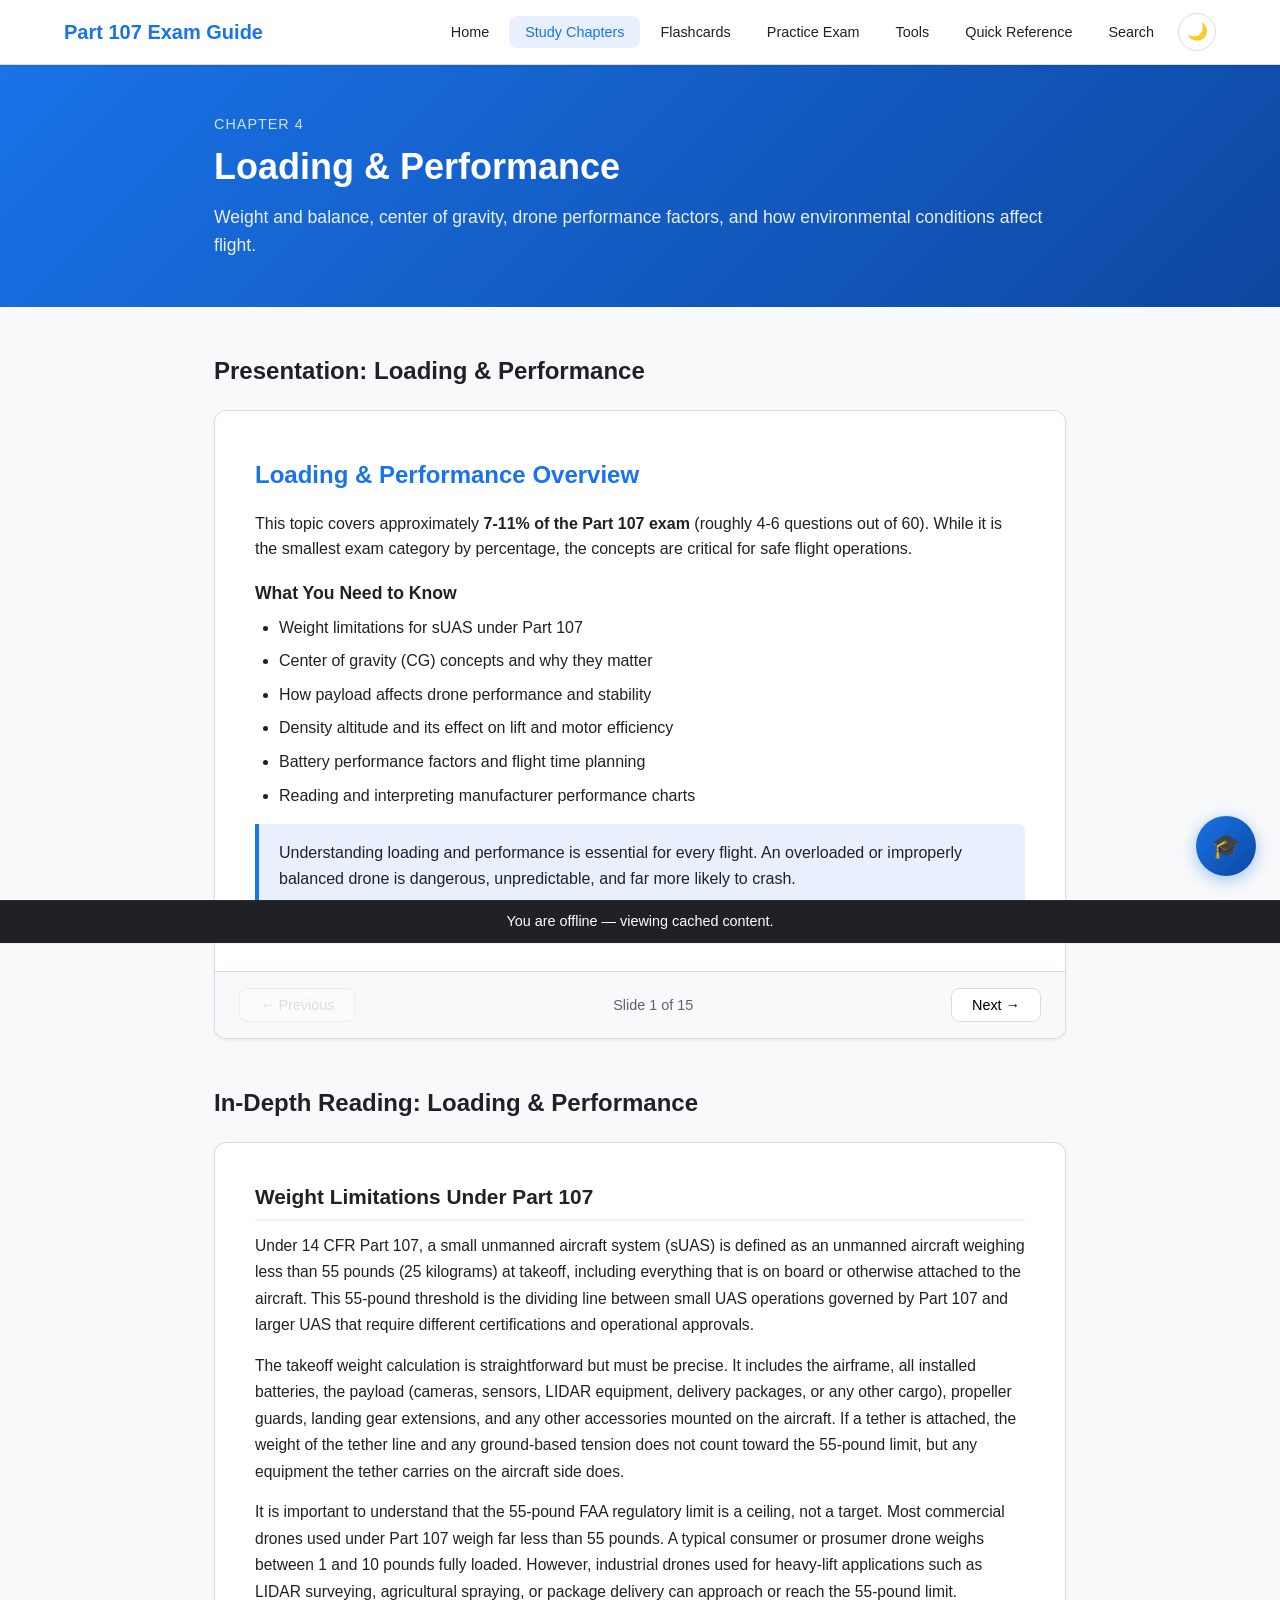
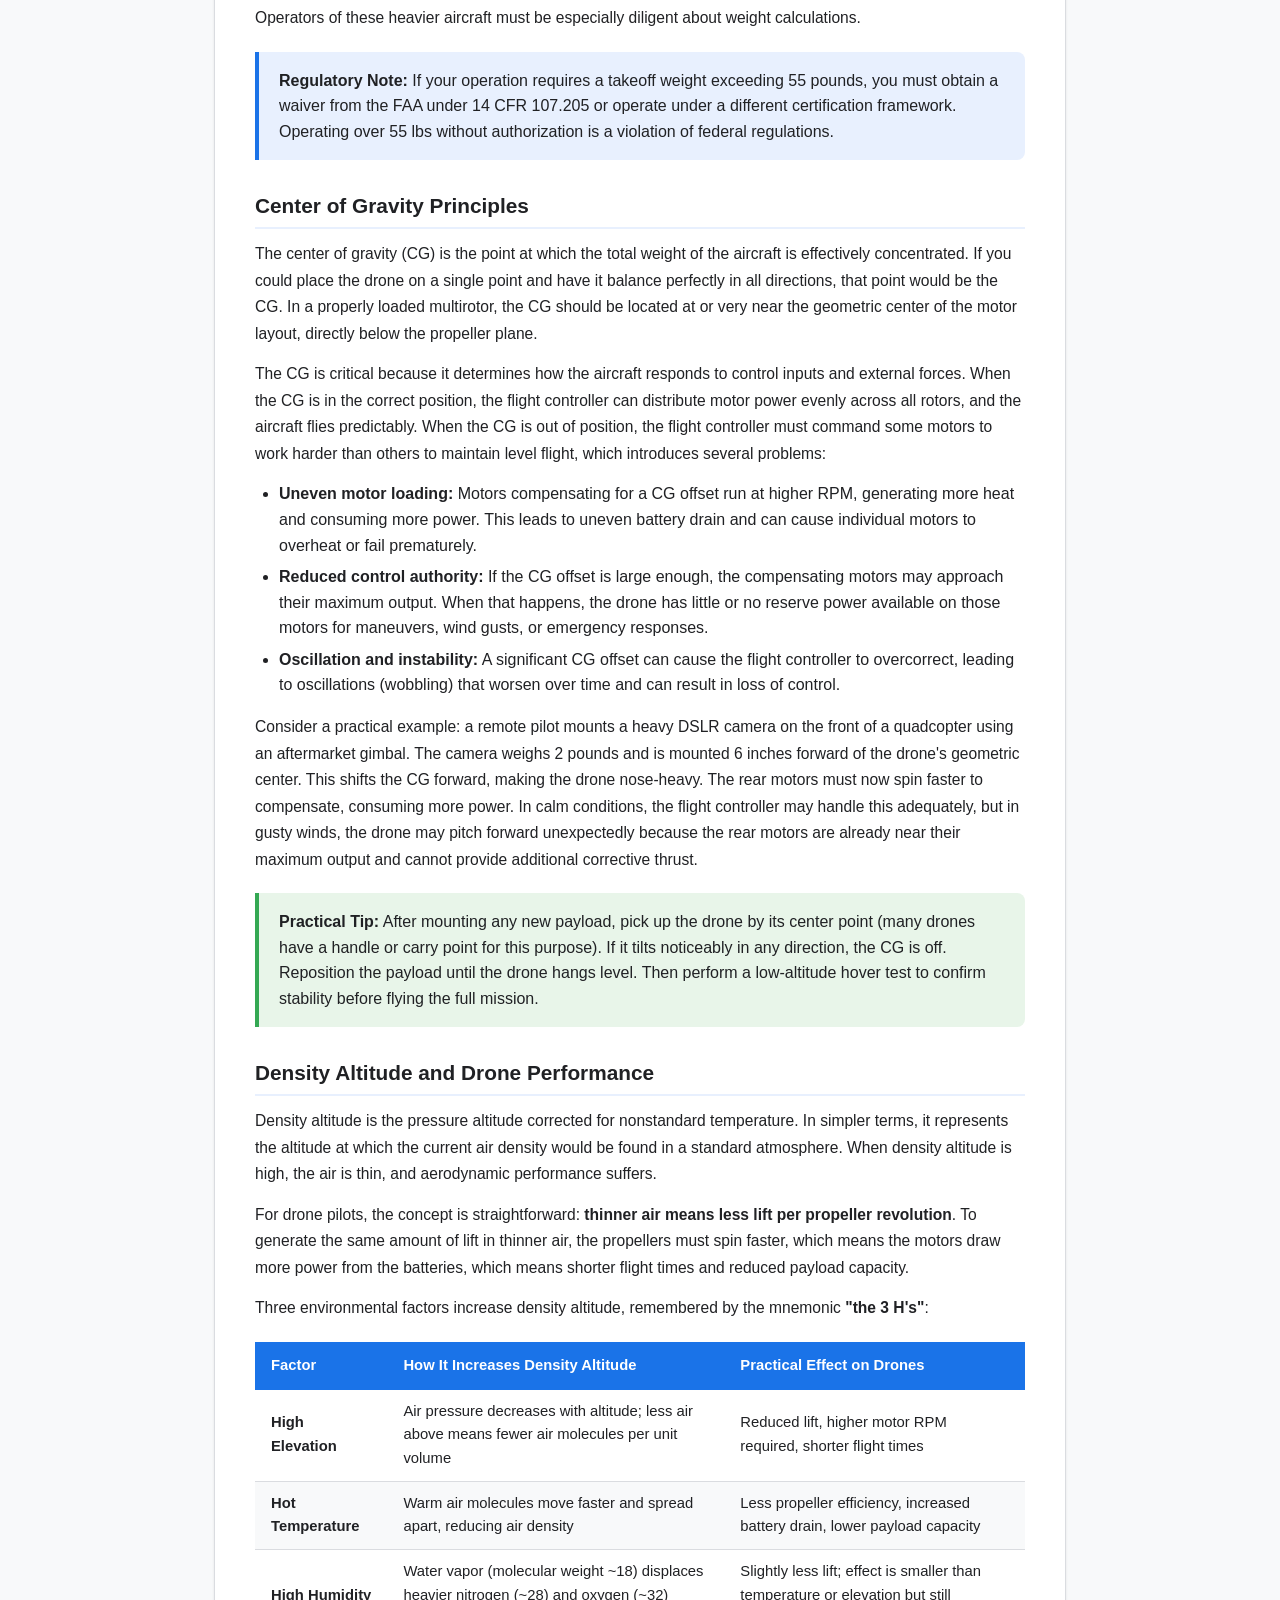
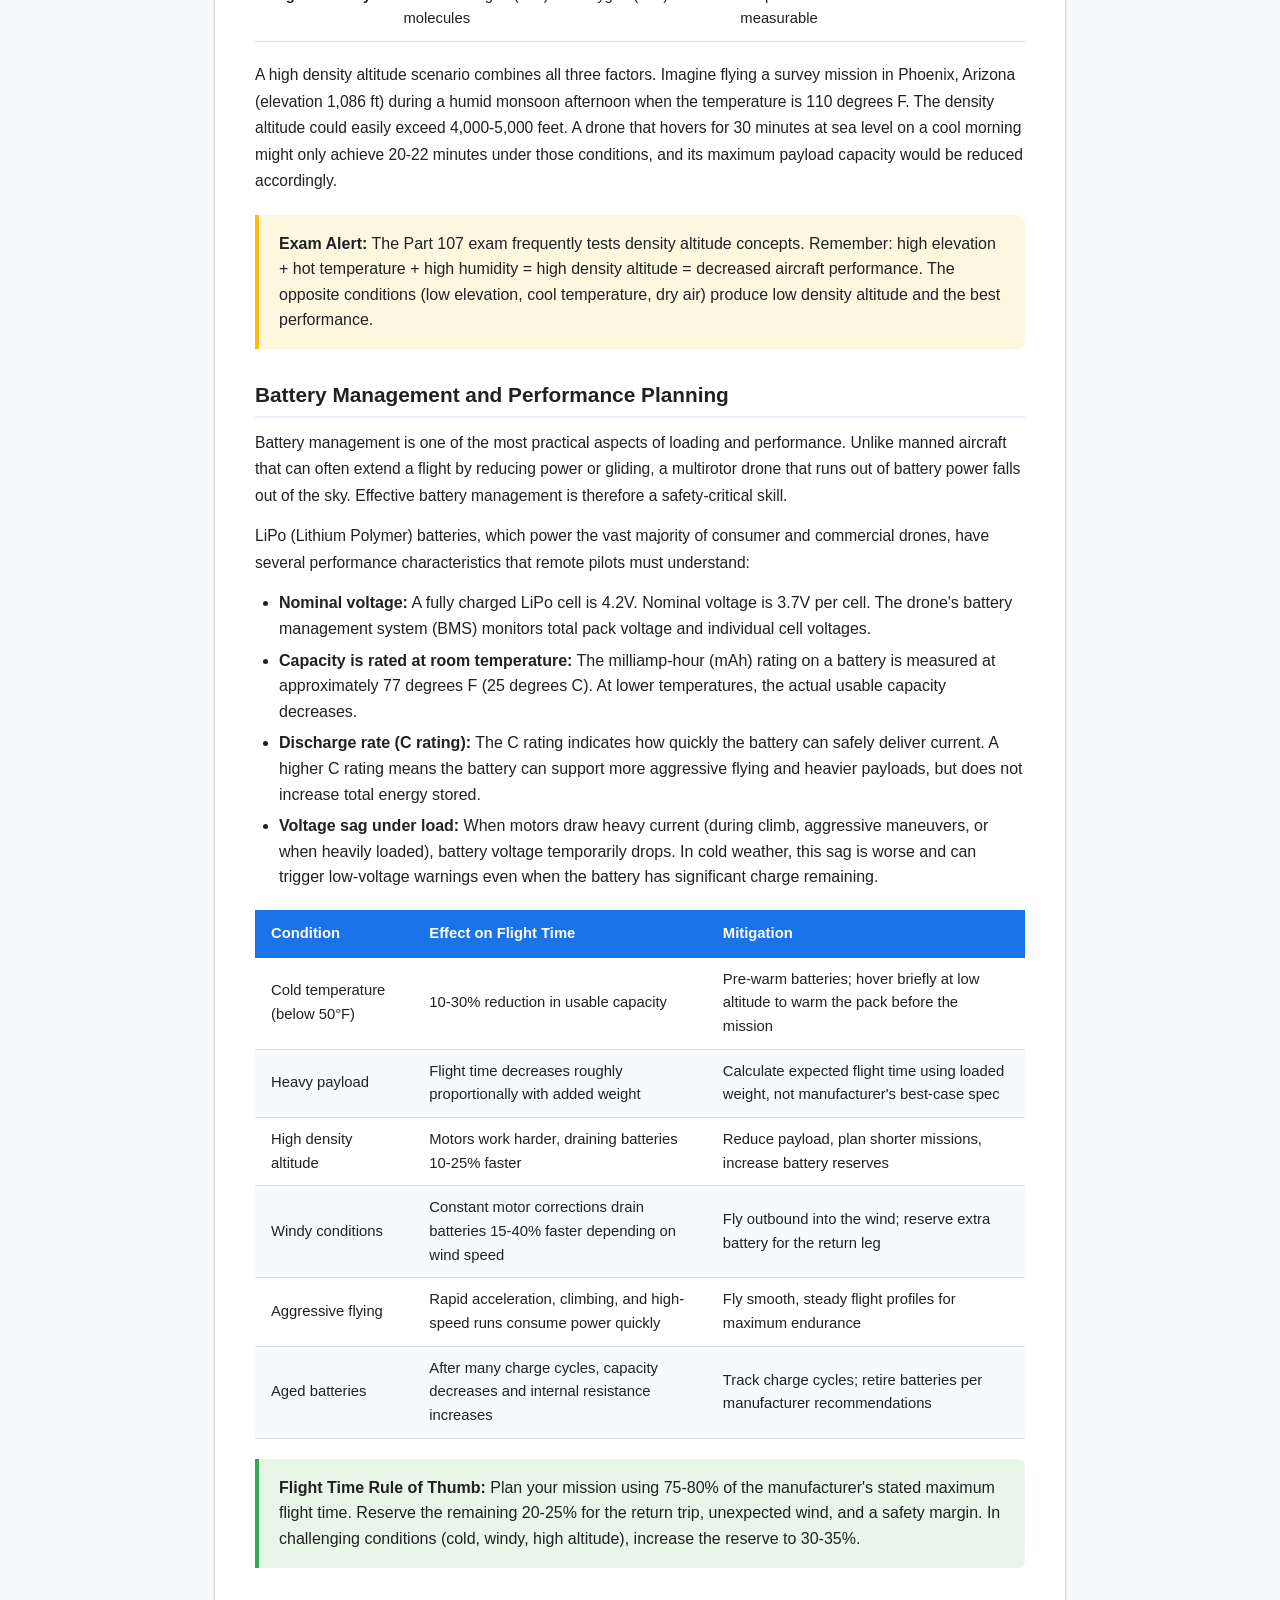
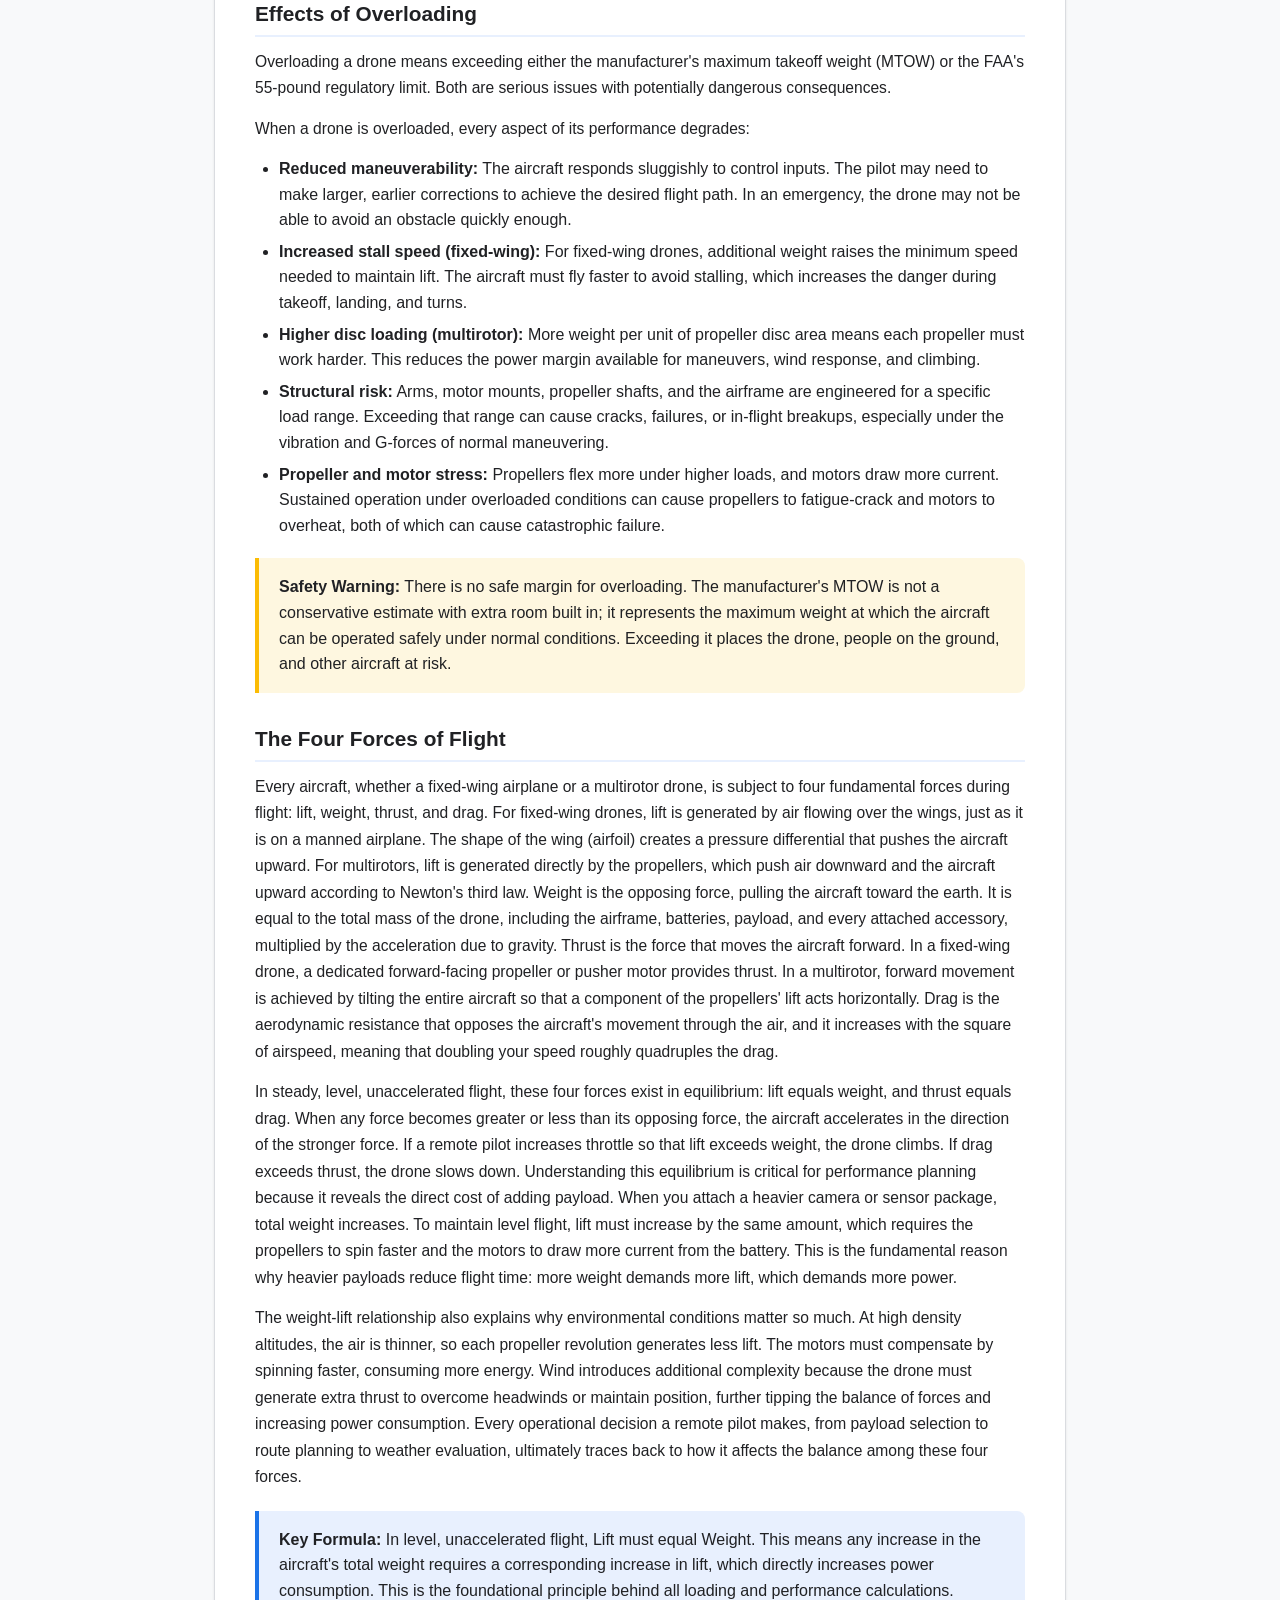
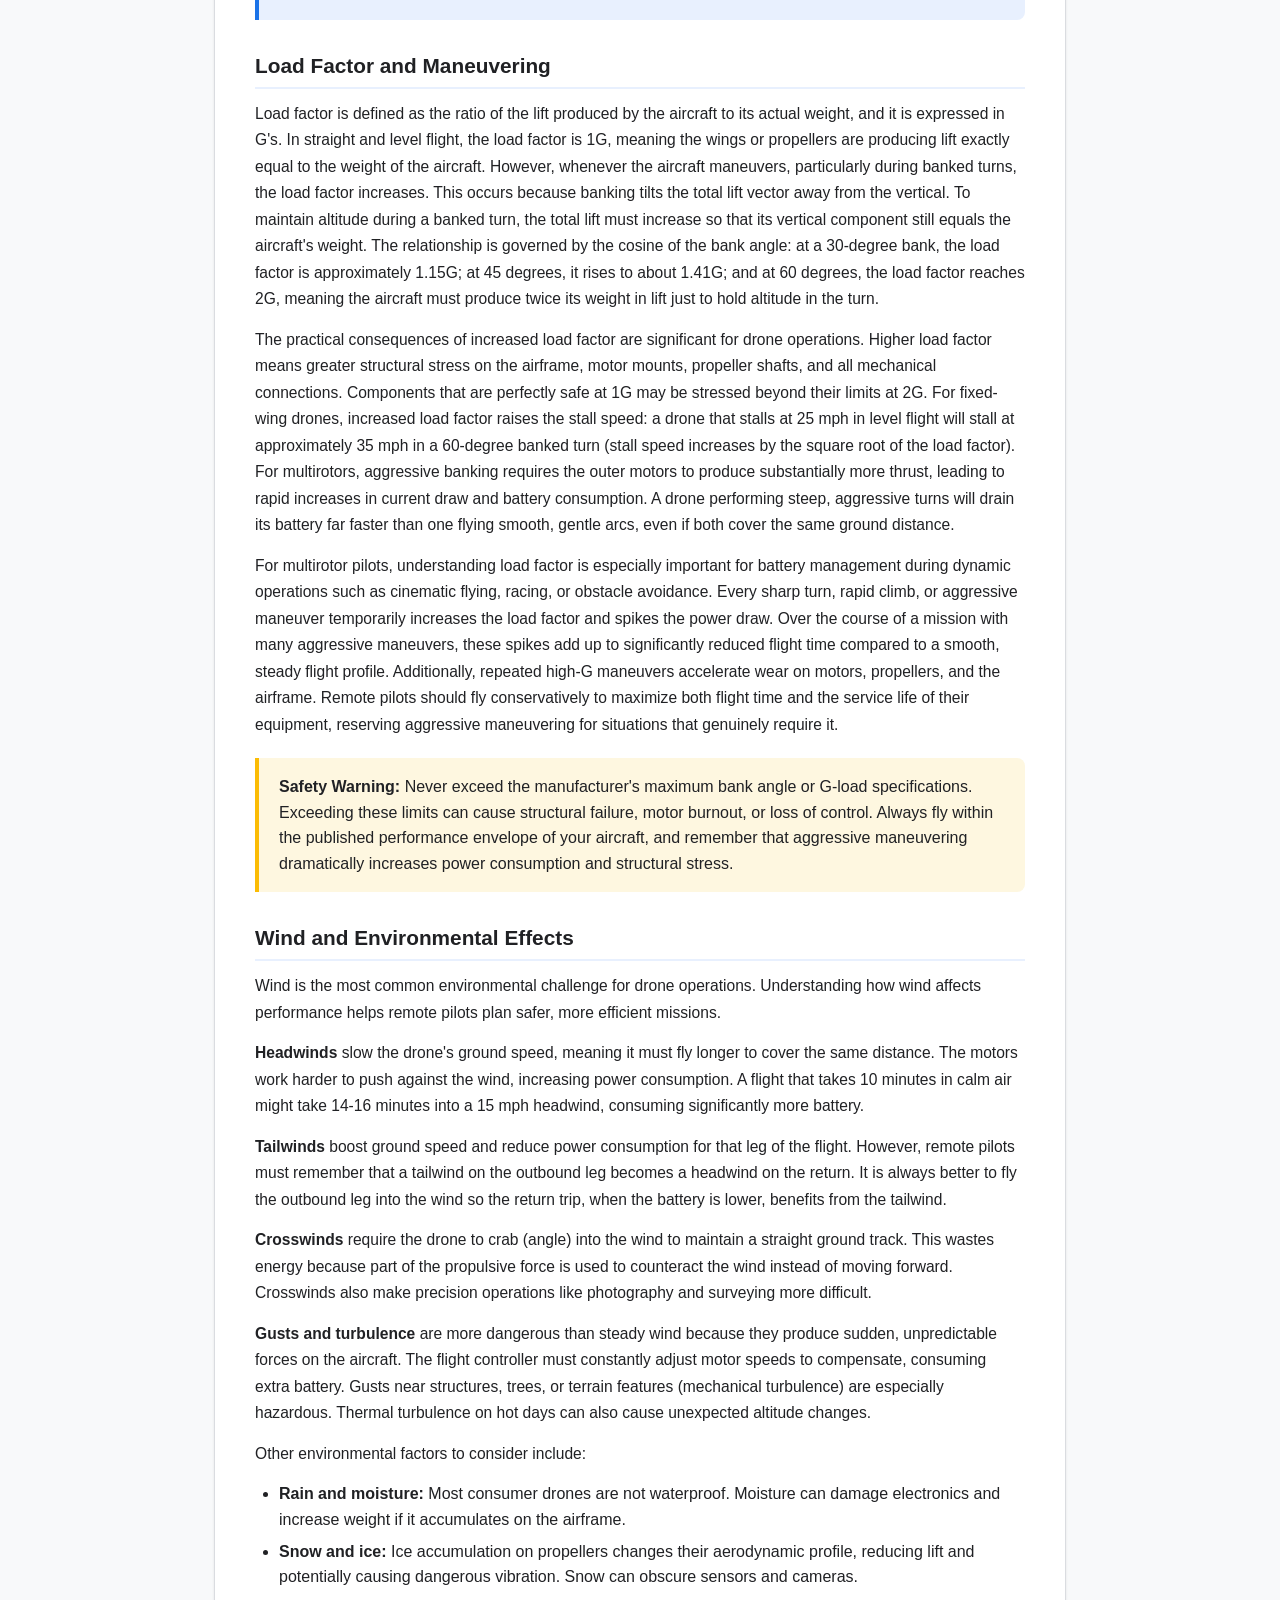
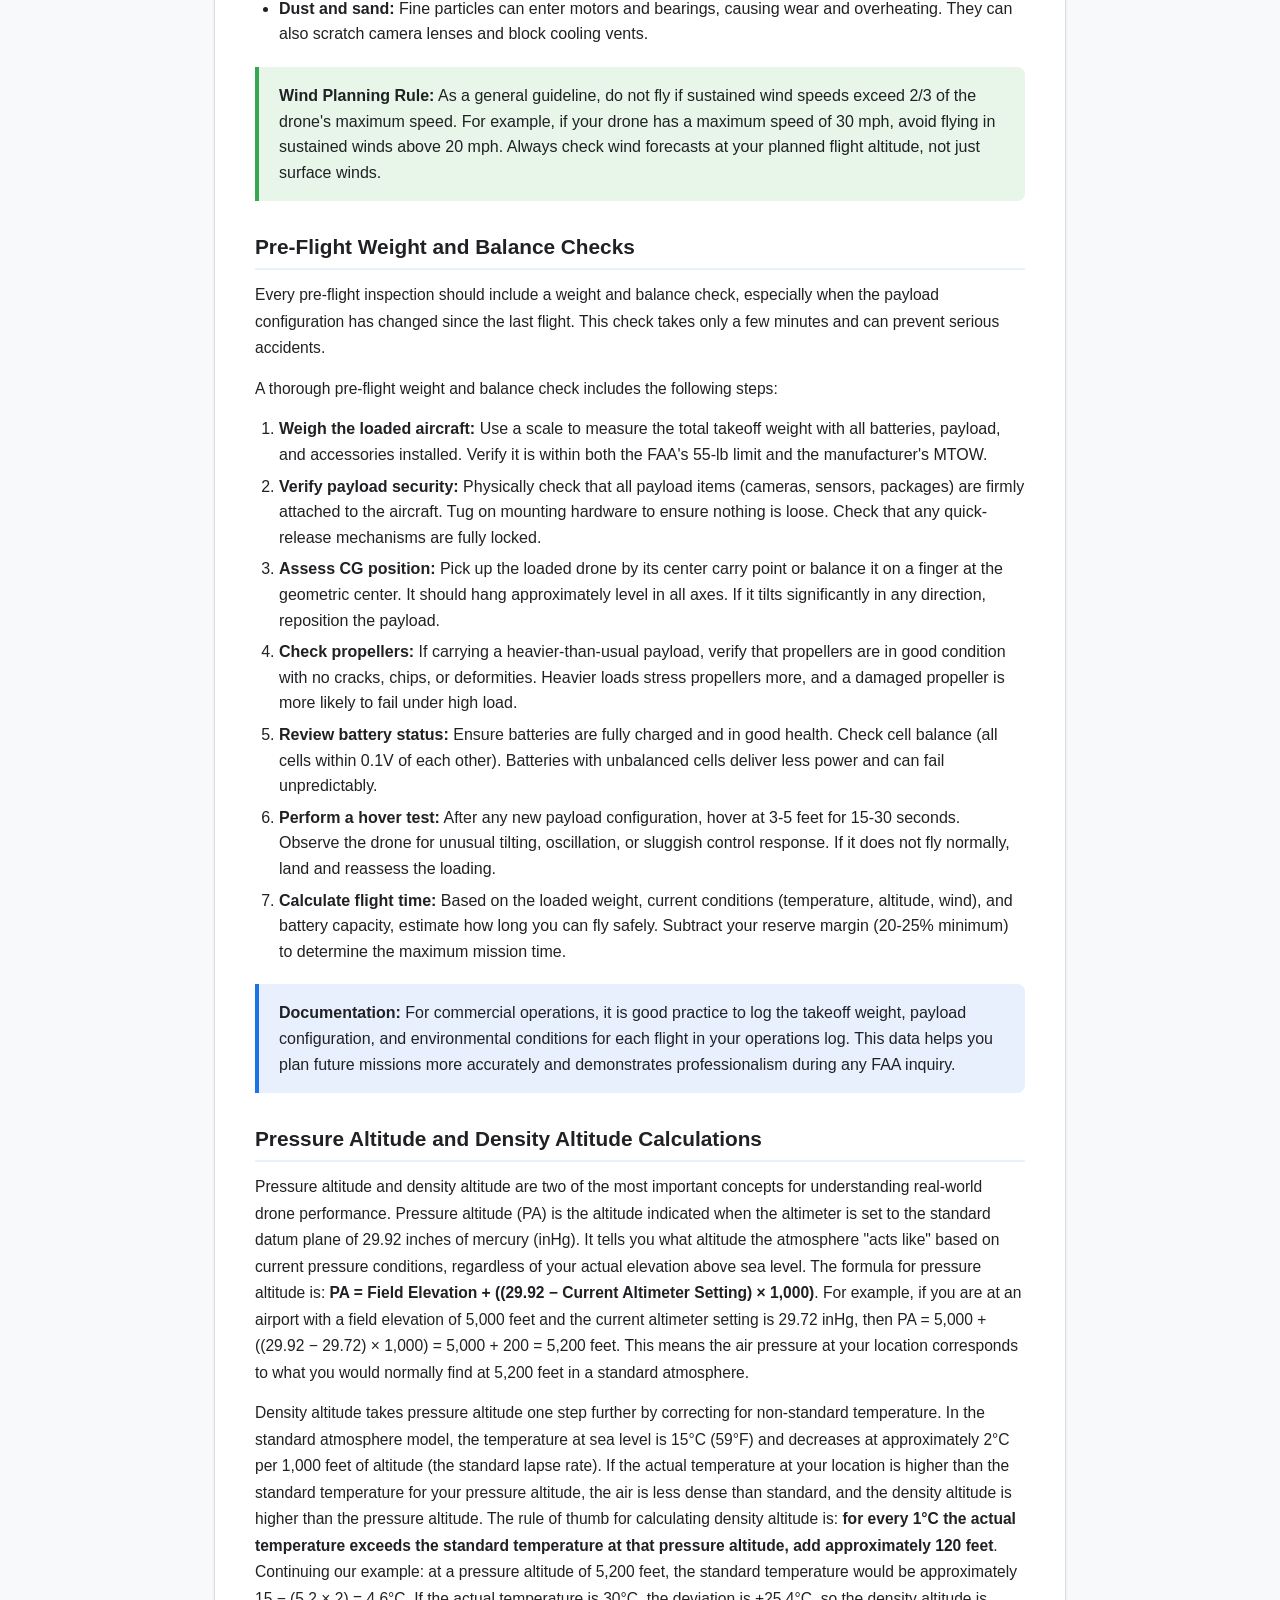
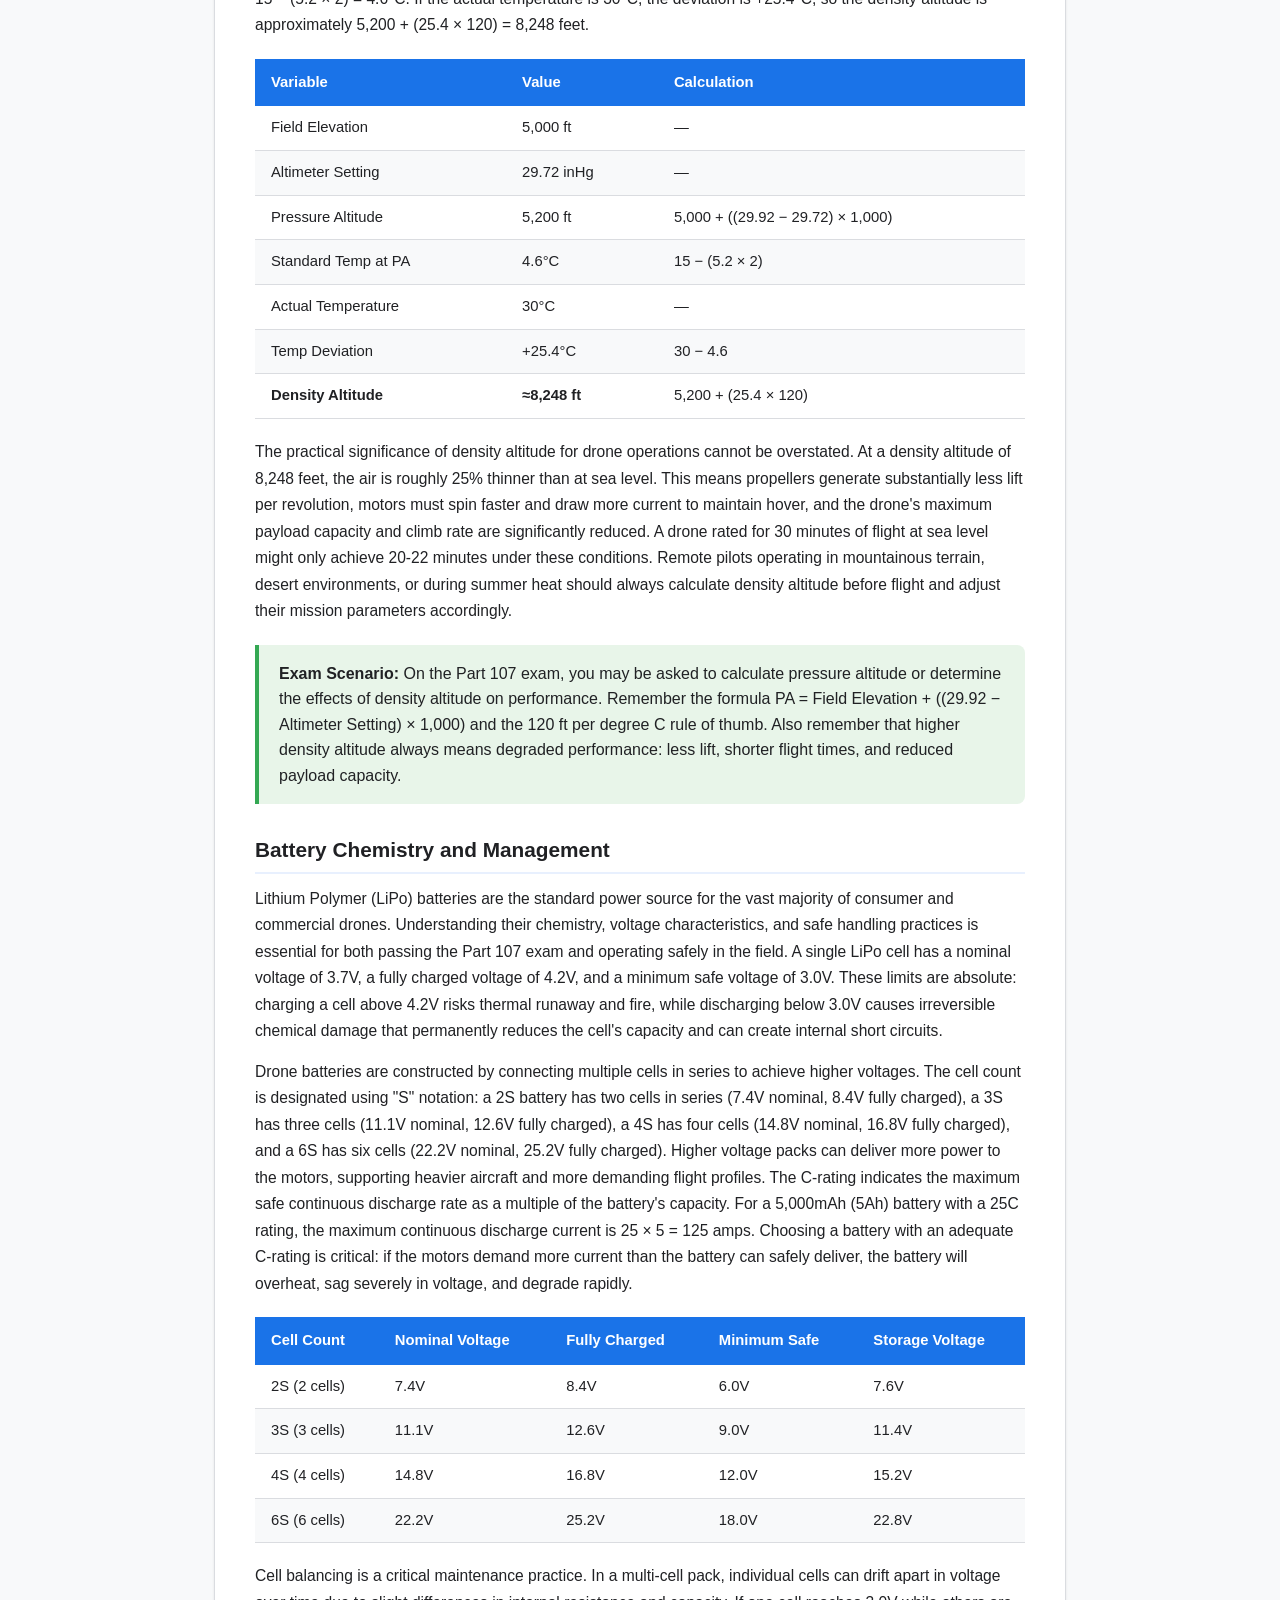
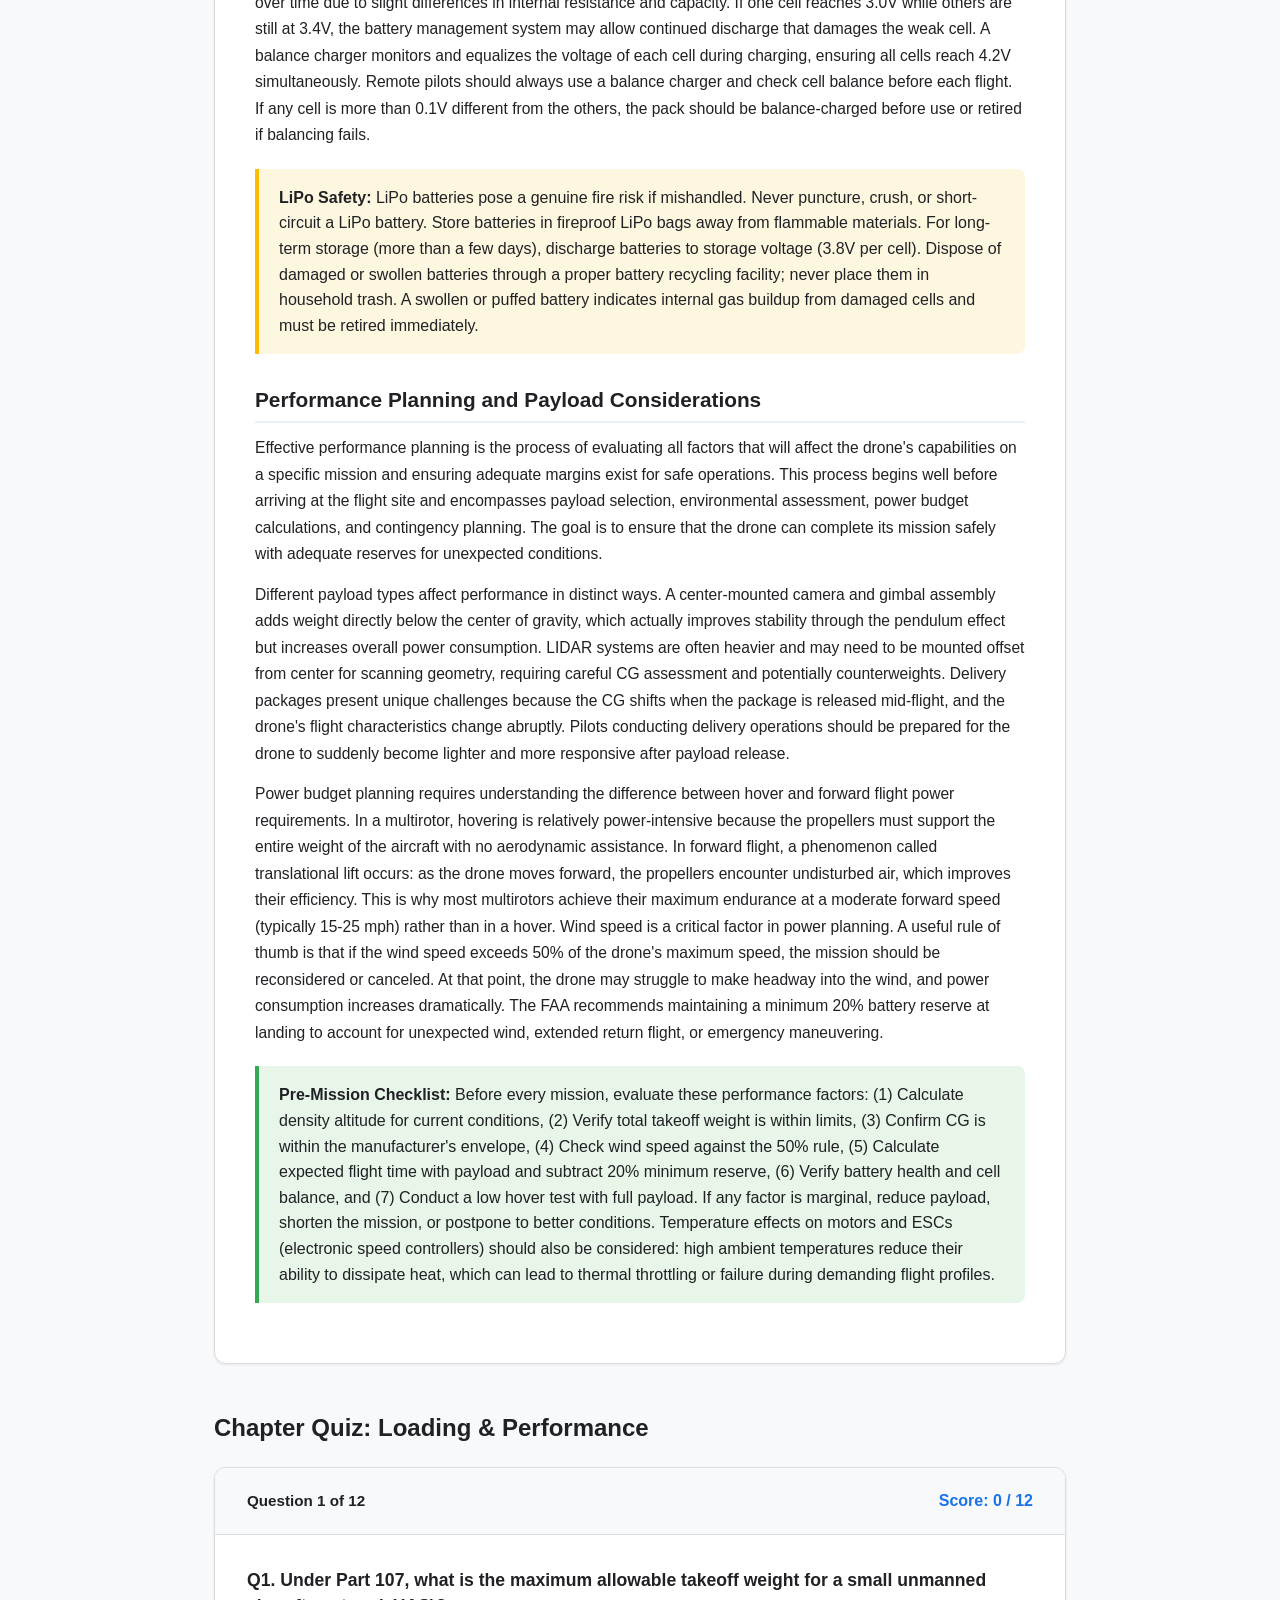
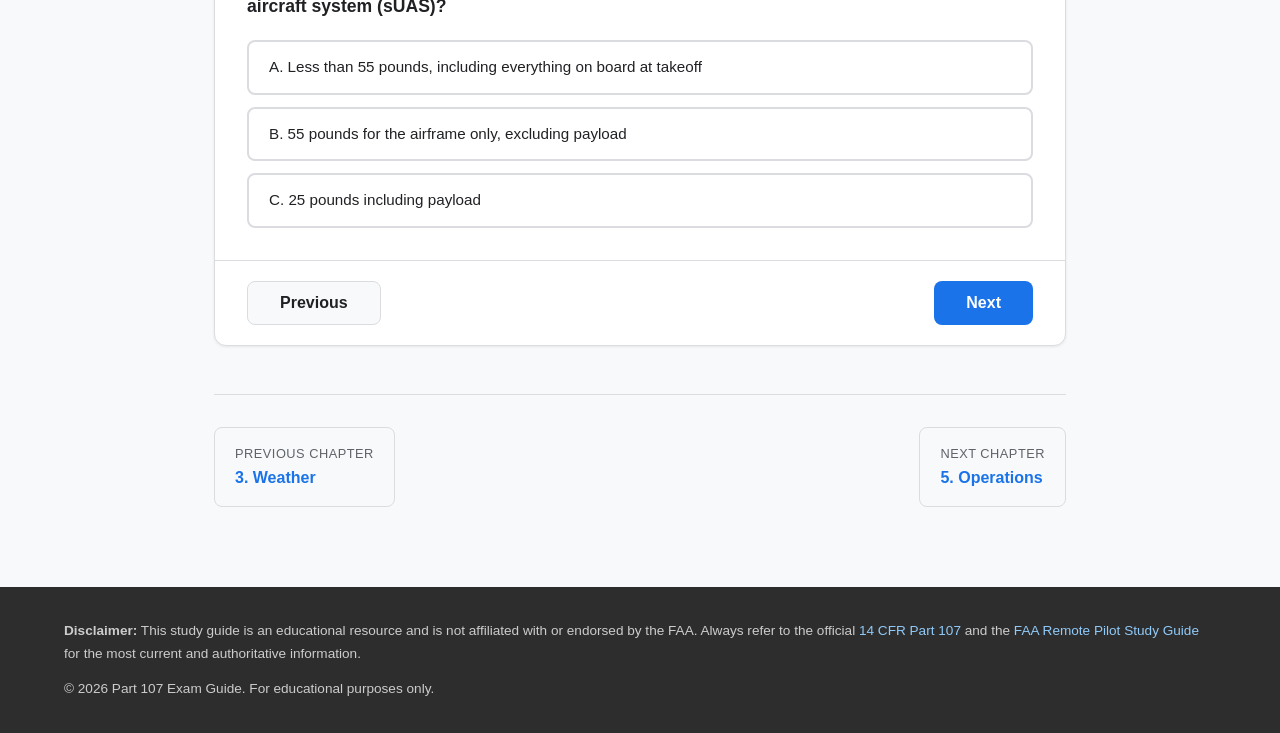
<file: chapters/loading-performance.html>
<!DOCTYPE html>
<html lang="en">
<head>
    <meta charset="UTF-8">
    <meta name="viewport" content="width=device-width, initial-scale=1.0">
    <meta http-equiv="Content-Security-Policy" content="default-src 'self'; script-src 'self' 'unsafe-inline'; style-src 'self' 'unsafe-inline'; img-src 'self' data:; font-src 'self'; connect-src 'self'; manifest-src 'self'; worker-src 'self'; object-src 'none'; base-uri 'self'; form-action 'self'">
    <title>Chapter 4: Loading &amp; Performance - Part 107 Exam Guide</title>
    <link rel="stylesheet" href="../css/styles.css">
    <link rel="manifest" href="../manifest.json">
    <meta name="theme-color" content="#0b3d91">
    <meta name="description" content="Part 107 loading and performance: weight and balance, center of gravity, density altitude, battery management, and load factor for safe drone operations.">
    <meta name="robots" content="index, follow">
    <link rel="icon" type="image/svg+xml" href="../icons/favicon.svg">
    <meta property="og:type" content="article">
    <meta property="og:title" content="Chapter 4: Loading & Performance - Part 107 Exam Guide">
    <meta property="og:description" content="Part 107 loading and performance: weight and balance, center of gravity, density altitude, battery management, and load factor for safe drone operations.">
    <meta property="og:image" content="../icons/icon-512.png">
    <script>(function(){try{var t=localStorage.getItem('part107_theme');if(!t){t=(window.matchMedia&&window.matchMedia('(prefers-color-scheme: dark)').matches)?'dark':'light';}document.documentElement.setAttribute('data-theme',t);}catch(e){}})();</script>
</head>
<body>
    <a href="#main" class="skip-link">Skip to main content</a>
    <header class="site-header">
        <nav class="nav-bar">
            <a href="../index.html" class="logo">Part 107 Exam Guide</a>
            <button class="nav-toggle" aria-label="Toggle navigation">&#9776;</button>
            <ul class="nav-links">
                <li><a href="../index.html">Home</a></li>
                <li class="dropdown">
                    <a href="#" class="active">Study Chapters</a>
                    <ul class="dropdown-menu">
                        <li><a href="regulations.html">1. Regulations</a></li>
                        <li><a href="airspace.html">2. Airspace</a></li>
                        <li><a href="weather.html">3. Weather</a></li>
                        <li><a href="loading-performance.html">4. Loading &amp; Performance</a></li>
                        <li><a href="operations.html">5. Operations</a></li>
                    </ul>
                </li>
                <li><a href="../flashcards.html">Flashcards</a></li>
                <li><a href="../practice-exam.html">Practice Exam</a></li>
                <li class="dropdown">
                    <a href="#">Tools</a>
                    <ul class="dropdown-menu">
                        <li><a href="../dashboard.html">Progress Dashboard</a></li>
                        <li><a href="../tools/metar-decoder.html">METAR Decoder</a></li>
                        <li><a href="../tools/chart-quiz.html">Chart Quiz</a></li>
                    </ul>
                </li>
                <li><a href="../reference.html">Quick Reference</a></li>
            </ul>
        </nav>
    </header>

    <section class="chapter-hero">
        <div class="container">
            <div class="chapter-label">Chapter 4</div>
            <h1>Loading &amp; Performance</h1>
            <p class="chapter-desc">Weight and balance, center of gravity, drone performance factors, and how environmental conditions affect flight.</p>
        </div>
    </section>

    <div class="chapter-content" id="main">

        <!-- ===================== SECTION 1: PRESENTATION ===================== -->
        <div class="presentation">
            <h2>Presentation: Loading &amp; Performance</h2>
            <div class="slide-deck" id="slideDeck1">

                <!-- Slide 1: Overview -->
                <div class="slide active">
                    <h3>Loading &amp; Performance Overview</h3>
                    <p>This topic covers approximately <strong>7-11% of the Part 107 exam</strong> (roughly 4-6 questions out of 60). While it is the smallest exam category by percentage, the concepts are critical for safe flight operations.</p>
                    <h4>What You Need to Know</h4>
                    <ul>
                        <li>Weight limitations for sUAS under Part 107</li>
                        <li>Center of gravity (CG) concepts and why they matter</li>
                        <li>How payload affects drone performance and stability</li>
                        <li>Density altitude and its effect on lift and motor efficiency</li>
                        <li>Battery performance factors and flight time planning</li>
                        <li>Reading and interpreting manufacturer performance charts</li>
                    </ul>
                    <div class="key-point">Understanding loading and performance is essential for every flight. An overloaded or improperly balanced drone is dangerous, unpredictable, and far more likely to crash.</div>
                </div>

                <!-- Slide 2: Weight Limits -->
                <div class="slide">
                    <h3>Weight Limits Under Part 107</h3>
                    <p>The FAA imposes a strict maximum weight for small unmanned aircraft systems (sUAS):</p>
                    <ul>
                        <li><strong>Maximum takeoff weight: less than 55 pounds (25 kg)</strong></li>
                        <li>This includes everything on board at the time of takeoff: the aircraft itself, batteries, payload, cameras, sensors, and any attached equipment</li>
                        <li>Aircraft weighing 55 lbs or more are not eligible to operate under Part 107</li>
                    </ul>
                    <h4>How to Calculate Takeoff Weight</h4>
                    <ul>
                        <li><strong>Empty weight:</strong> The drone without batteries or payload</li>
                        <li><strong>+ Battery weight:</strong> The installed flight batteries</li>
                        <li><strong>+ Payload weight:</strong> Cameras, sensors, cargo, accessories</li>
                        <li><strong>= Takeoff weight:</strong> Must be less than 55 lbs</li>
                    </ul>
                    <div class="warning-box"><strong>Exam Tip:</strong> The 55-pound limit is measured at takeoff. This includes everything attached to or carried by the aircraft. If asked on the exam, remember it is total weight at liftoff, not just the airframe.</div>
                </div>

                <!-- Slide 3: Center of Gravity -->
                <div class="slide">
                    <h3>Center of Gravity (CG)</h3>
                    <p>The <strong>center of gravity</strong> is the point at which the aircraft would balance if suspended. It is the theoretical point where the total weight of the aircraft is considered to be concentrated.</p>
                    <h4>Why CG Matters</h4>
                    <ul>
                        <li>CG determines the drone's stability and controllability in flight</li>
                        <li>An aircraft balanced at its proper CG responds predictably to control inputs</li>
                        <li>The CG must remain within the manufacturer's specified limits</li>
                    </ul>
                    <h4>Effects of Improper CG</h4>
                    <ul>
                        <li><strong>CG too far forward:</strong> Nose-heavy; the drone pitches forward, requires constant correction, and may become uncontrollable</li>
                        <li><strong>CG too far aft (rearward):</strong> Tail-heavy; the drone pitches up, becomes unstable, and may flip</li>
                        <li><strong>CG off to one side:</strong> The drone drifts laterally; one set of motors works harder, draining the battery unevenly and reducing flight time</li>
                    </ul>
                    <div class="key-point">On a multirotor, the flight controller constantly compensates for minor CG shifts. But if the CG is significantly outside the envelope, the flight controller cannot compensate fast enough, and the aircraft becomes uncontrollable.</div>
                </div>

                <!-- Slide 4: Weight & Balance Concepts -->
                <div class="slide">
                    <h3>Weight &amp; Balance Concepts</h3>
                    <p>Weight and balance go hand-in-hand. It is not enough to be under the weight limit; the weight must also be distributed correctly.</p>
                    <h4>How Payload Placement Affects CG</h4>
                    <ul>
                        <li>Mounting a heavy camera on one side shifts the CG laterally</li>
                        <li>A payload mounted too far forward or aft shifts the CG longitudinally</li>
                        <li>Adding weight below the CG generally increases stability (pendulum effect)</li>
                        <li>Adding weight above the CG decreases stability</li>
                    </ul>
                    <h4>Manufacturer Limits</h4>
                    <ul>
                        <li>Every drone manufacturer specifies a maximum payload capacity</li>
                        <li>Some manufacturers provide a CG envelope diagram showing acceptable CG range</li>
                        <li>Always consult the operator's manual before loading a new payload configuration</li>
                        <li>Just because the total weight is under 55 lbs does not mean the drone can safely carry it; the drone's own structural and motor limits may be lower</li>
                    </ul>
                    <div class="warning-box"><strong>Remember:</strong> The 55-lb FAA limit is a regulatory ceiling. Your specific drone likely has a much lower maximum takeoff weight. Always follow the manufacturer's weight limits, which may be far below the FAA maximum.</div>
                </div>

                <!-- Slide 5: Effects of Overloading -->
                <div class="slide">
                    <h3>Effects of Overloading</h3>
                    <p>Flying an overloaded drone is one of the most dangerous mistakes a remote pilot can make. Overloading affects every aspect of performance:</p>
                    <ul>
                        <li><strong>Reduced maneuverability:</strong> The aircraft responds more slowly to control inputs and cannot change direction as quickly</li>
                        <li><strong>Increased battery drain:</strong> Motors must spin faster to generate enough lift, consuming power at a higher rate and significantly reducing flight time</li>
                        <li><strong>Structural stress:</strong> Arms, motors, propellers, and mounting hardware are subjected to forces beyond their design limits, increasing the risk of mechanical failure</li>
                        <li><strong>Longer stopping distance:</strong> An overloaded drone has more inertia; it takes longer to stop, slow down, or change direction</li>
                        <li><strong>Higher stall speed:</strong> On fixed-wing drones, additional weight raises the stall speed, requiring faster flight to maintain lift</li>
                        <li><strong>Reduced climb rate:</strong> The drone struggles to gain altitude, and in extreme cases may not be able to hover</li>
                        <li><strong>Increased risk of motor burnout:</strong> Motors running at or near maximum capacity for extended periods can overheat and fail</li>
                    </ul>
                    <div class="key-point">An overloaded drone is harder to control, flies for less time, and is far more likely to experience a mechanical failure. Never exceed the manufacturer's stated maximum takeoff weight.</div>
                </div>

                <!-- Slide 6: Density Altitude & Performance -->
                <div class="slide">
                    <h3>Density Altitude &amp; Performance</h3>
                    <p><strong>Density altitude</strong> is the altitude at which the air density corresponds to a standard atmosphere. It is the single most important environmental factor affecting drone performance.</p>
                    <h4>The 3 H's: High, Hot, Humid</h4>
                    <ul>
                        <li><strong>High elevation:</strong> Air is thinner at higher elevations, producing less lift per propeller revolution</li>
                        <li><strong>Hot temperature:</strong> Warm air is less dense than cool air, further reducing available lift</li>
                        <li><strong>High humidity:</strong> Humid air is less dense than dry air (water vapor is lighter than nitrogen and oxygen)</li>
                    </ul>
                    <h4>Performance Effects</h4>
                    <ul>
                        <li>Propellers generate less lift in thinner air</li>
                        <li>Motors must work harder (spin faster) to maintain the same altitude</li>
                        <li>Battery drain increases due to higher motor load</li>
                        <li>Maximum payload capacity decreases</li>
                        <li>Climb rate and hover ceiling are reduced</li>
                    </ul>
                    <div class="example-box"><strong>Example:</strong> A drone rated for 30 minutes of hover time at sea level on a cool day might only achieve 18-22 minutes in Denver, Colorado (5,280 ft elevation) on a hot summer afternoon. The high elevation and high temperature both increase density altitude, forcing motors to work harder.</div>
                </div>

                <!-- Slide 7: Battery Performance Factors -->
                <div class="slide">
                    <h3>Battery Performance Factors</h3>
                    <p>Most drones use Lithium Polymer (LiPo) batteries. Their performance is heavily influenced by environmental and operational conditions.</p>
                    <h4>Temperature Effects on LiPo Batteries</h4>
                    <ul>
                        <li><strong>Cold weather (below 50&deg;F / 10&deg;C):</strong> Chemical reactions slow down, reducing available capacity by 10-30% or more. Voltage sags occur more readily under load.</li>
                        <li><strong>Very cold (below 32&deg;F / 0&deg;C):</strong> Battery capacity can drop dramatically. The battery may report a high charge level but cannot deliver the current needed for flight, leading to sudden power loss.</li>
                        <li><strong>Hot weather (above 95&deg;F / 35&deg;C):</strong> While discharge performance improves slightly, excessive heat accelerates degradation and increases the risk of thermal runaway.</li>
                    </ul>
                    <h4>Payload Weight &amp; Power Draw</h4>
                    <ul>
                        <li>Heavier payload = more power needed to hover = faster battery depletion</li>
                        <li>Flight time decreases roughly proportionally with added weight</li>
                        <li>Always calculate expected flight time based on the loaded weight, not the empty weight</li>
                    </ul>
                    <div class="warning-box"><strong>Cold Weather Tip:</strong> Keep batteries warm before flight (store in an insulated bag or vehicle). Monitor voltage closely during cold-weather operations. Land immediately if voltage drops unexpectedly.</div>
                </div>

                <!-- Slide 8: Performance Charts -->
                <div class="slide">
                    <h3>Performance Charts</h3>
                    <p>Drone manufacturers provide performance data that remote pilots should understand and reference before each mission.</p>
                    <h4>Common Performance Specifications</h4>
                    <ul>
                        <li><strong>Maximum takeoff weight (MTOW):</strong> The absolute heaviest the drone can weigh at liftoff</li>
                        <li><strong>Maximum payload capacity:</strong> The most weight the drone can carry beyond its own weight and batteries</li>
                        <li><strong>Hover time:</strong> How long the drone can remain stationary in the air (typically longer than forward-flight time at max speed)</li>
                        <li><strong>Maximum flight time:</strong> Typically measured in forward flight at optimal speed with no payload (best case)</li>
                        <li><strong>Maximum speed:</strong> Top horizontal speed, which varies with payload and wind conditions</li>
                    </ul>
                    <h4>Reading Performance Charts</h4>
                    <ul>
                        <li>Hover time is usually longer than max-speed flight time because forward flight requires additional power to overcome drag</li>
                        <li>Payload charts show how flight time decreases as payload weight increases</li>
                        <li>Altitude performance charts show reduced capability at higher elevations</li>
                        <li>Always use the manufacturer's data for the specific configuration you plan to fly</li>
                    </ul>
                    <div class="key-point">Performance specifications from the manufacturer are measured under ideal conditions. Real-world performance will be lower due to wind, temperature, battery age, and payload.</div>
                </div>

                <!-- Slide 9: Wind Effects on Performance -->
                <div class="slide">
                    <h3>Wind Effects on Performance</h3>
                    <p>Wind is one of the most significant external factors affecting drone performance and battery life.</p>
                    <h4>Types of Wind Effects</h4>
                    <ul>
                        <li><strong>Headwind:</strong> The drone must fly faster relative to the air mass to maintain ground speed, consuming more power. Flight time is reduced during headwind legs.</li>
                        <li><strong>Tailwind:</strong> The drone benefits from the wind, requiring less power to maintain ground speed. However, the return trip will be into a headwind.</li>
                        <li><strong>Crosswind:</strong> The drone must crab (angle) into the wind to maintain its track. This requires additional power and reduces effective speed.</li>
                    </ul>
                    <h4>Planning for Wind</h4>
                    <ul>
                        <li>Always reserve enough battery to return against the wind at its worst expected speed</li>
                        <li>Fly the outbound leg into the headwind so the return trip benefits from a tailwind</li>
                        <li>Wind speed generally increases with altitude; performance at 400 ft may be worse than at ground level</li>
                        <li>Gusty or turbulent wind requires more motor corrections, draining the battery faster than steady wind</li>
                    </ul>
                    <div class="warning-box"><strong>Critical Planning Rule:</strong> If the wind speed approaches or exceeds the drone's maximum speed, the drone may not be able to return. Always check wind forecasts and monitor conditions throughout the flight.</div>
                </div>

                <!-- Slide 10: Loading Best Practices -->
                <div class="slide">
                    <h3>Loading Best Practices</h3>
                    <p>Follow these best practices to ensure every flight is safe and within performance limits:</p>
                    <h4>Pre-Flight Loading Checklist</h4>
                    <ul>
                        <li><strong>1. Verify total weight:</strong> Weigh the fully loaded drone (with batteries and payload) before flight. Ensure it is under 55 lbs and within the manufacturer's MTOW.</li>
                        <li><strong>2. Check CG position:</strong> Confirm the payload is mounted symmetrically and the CG is within the manufacturer's envelope. Lift the drone by its center point to verify balance.</li>
                        <li><strong>3. Secure all payload:</strong> Ensure cameras, sensors, and cargo are firmly attached. Loose items can shift in flight, changing the CG and potentially falling.</li>
                        <li><strong>4. Consult manufacturer limits:</strong> Review the operator's manual for maximum payload, recommended CG range, and any restrictions for the planned configuration.</li>
                        <li><strong>5. Test hover:</strong> After loading a new payload configuration, perform a low hover test (3-5 feet) to verify stability and controllability before flying the full mission.</li>
                        <li><strong>6. Account for conditions:</strong> Factor in density altitude, temperature, and wind when determining if the loaded weight is safe for the day's conditions.</li>
                        <li><strong>7. Plan battery reserves:</strong> Calculate expected flight time for the loaded weight and reserve at least 20-25% battery for the return trip and emergencies.</li>
                    </ul>
                    <div class="key-point">A responsible remote pilot always verifies weight and balance before every flight, not just when a new payload is added. Conditions change, equipment gets added or removed, and assumptions should be verified.</div>
                </div>

                <!-- Slide 11: Four Forces of Flight -->
                <div class="slide">
                    <h3>Four Forces of Flight</h3>
                    <p>Every aircraft in flight is acted upon by four fundamental forces. Understanding these forces is essential for predicting how loading, wind, and speed affect your drone.</p>
                    <h4>The Four Forces</h4>
                    <ul>
                        <li><strong>Lift:</strong> The upward force generated by propellers (multirotors) or wings (fixed-wing) that opposes weight. In a multirotor, lift is produced directly by the spinning propellers pushing air downward.</li>
                        <li><strong>Weight:</strong> The force of gravity pulling the aircraft downward. Weight equals the total mass of the aircraft (airframe, batteries, payload, and all attachments) times the acceleration due to gravity.</li>
                        <li><strong>Thrust:</strong> The forward force produced by propellers. In multirotors, thrust is used for both lift and forward movement; the aircraft tilts to redirect some of the propeller force horizontally.</li>
                        <li><strong>Drag:</strong> The resistance from air opposing the direction of movement. Drag increases with speed&mdash;flying faster means significantly more air resistance.</li>
                    </ul>
                    <h4>Equilibrium in Flight</h4>
                    <ul>
                        <li>In steady, level flight: <strong>Lift = Weight</strong> and <strong>Thrust = Drag</strong></li>
                        <li>Any imbalance causes the aircraft to accelerate: it will climb, descend, speed up, or slow down</li>
                        <li>Adding payload increases weight, so lift must increase to maintain level flight, which demands more power</li>
                    </ul>
                    <div class="key-point">Understanding these four forces helps explain why added weight reduces flight time, why wind matters, and why speed affects range. Every performance decision a remote pilot makes relates back to the balance of lift, weight, thrust, and drag.</div>
                </div>

                <!-- Slide 12: Load Factor in Turns -->
                <div class="slide">
                    <h3>Load Factor in Turns</h3>
                    <p>Load factor is the ratio of lift to weight, expressed in G's. In straight and level flight, the load factor is 1G&mdash;lift exactly equals weight. During turns, this changes significantly.</p>
                    <h4>Why Turns Increase Load Factor</h4>
                    <ul>
                        <li>When a drone banks to turn, the total lift vector tilts. Part of the lift now acts horizontally to turn the aircraft.</li>
                        <li>To maintain altitude, total lift must increase so that the vertical component still equals the aircraft's weight.</li>
                        <li>The steeper the bank angle, the greater the total lift required.</li>
                    </ul>
                    <h4>Bank Angle and G-Load</h4>
                    <ul>
                        <li><strong>0&deg; bank:</strong> 1.00G (straight and level)</li>
                        <li><strong>30&deg; bank:</strong> approximately 1.15G</li>
                        <li><strong>45&deg; bank:</strong> approximately 1.41G</li>
                        <li><strong>60&deg; bank:</strong> 2.00G (lift must be double the aircraft's weight)</li>
                    </ul>
                    <h4>Effects on Multirotors</h4>
                    <ul>
                        <li>Banking requires outer motors to produce more thrust, increasing power consumption during turns</li>
                        <li>Higher load factor means more stress on the airframe, motor mounts, and propellers</li>
                        <li>Steeper turns drain the battery faster per second of turning</li>
                    </ul>
                    <div class="key-point">Aggressive maneuvering increases load factor, which increases both power consumption and structural stress. Smooth, gentle turns are more efficient and place less strain on the aircraft. Fly conservatively to maximize flight time and safety.</div>
                </div>

                <!-- Slide 13: Pressure Altitude & Density Altitude Calculations -->
                <div class="slide">
                    <h3>Pressure Altitude &amp; Density Altitude Calculations</h3>
                    <p>Understanding how to calculate pressure altitude (PA) and density altitude (DA) is essential for predicting drone performance, especially at higher elevations and in non-standard conditions.</p>
                    <h4>Standard Atmosphere Review</h4>
                    <ul>
                        <li><strong>Sea level standard conditions:</strong> 15&deg;C (59&deg;F), pressure 29.92 inHg</li>
                        <li>Temperature decreases approximately <strong>2&deg;C per 1,000 ft</strong> of altitude gain (standard lapse rate)</li>
                    </ul>
                    <h4>Pressure Altitude Formula</h4>
                    <ul>
                        <li><strong>PA = Field Elevation + ((29.92 &minus; Current Altimeter Setting) &times; 1,000)</strong></li>
                        <li>Example: Airport at 5,000 ft, altimeter setting 29.72 inHg &rarr; PA = 5,000 + ((29.92 &minus; 29.72) &times; 1,000) = 5,000 + 200 = <strong>5,200 ft</strong></li>
                    </ul>
                    <h4>Density Altitude</h4>
                    <ul>
                        <li><strong>Density Altitude:</strong> Pressure altitude corrected for non-standard temperature</li>
                        <li><strong>Rule of thumb:</strong> For every 1&deg;C above standard temperature at that altitude, add approximately 120 ft to pressure altitude</li>
                        <li>Continuing the example: Standard temp at 5,200 ft PA &asymp; 4.6&deg;C. Actual temp 30&deg;C &rarr; deviation = +25.4&deg;C &rarr; DA &asymp; 5,200 + (25.4 &times; 120) &asymp; <strong>8,248 ft</strong></li>
                    </ul>
                    <div class="key-point">Higher density altitude = thinner air = reduced performance. Always calculate density altitude before flight in hot, high, or humid conditions. A drone that performs well at sea level may struggle significantly at a density altitude of 8,000+ feet.</div>
                </div>

                <!-- Slide 14: Battery Chemistry & Management -->
                <div class="slide">
                    <h3>Battery Chemistry &amp; Management</h3>
                    <p>Most sUAS use Lithium Polymer (LiPo) batteries. Understanding their chemistry and safe handling is critical for both the Part 107 exam and daily operations.</p>
                    <h4>LiPo Voltage Fundamentals</h4>
                    <ul>
                        <li><strong>Nominal voltage per cell:</strong> 3.7V</li>
                        <li><strong>Fully charged:</strong> 4.2V per cell (never exceed this)</li>
                        <li><strong>Minimum safe voltage:</strong> 3.0V per cell (discharging below this causes permanent damage)</li>
                        <li><strong>Storage voltage:</strong> 3.8V per cell for long-term storage</li>
                    </ul>
                    <h4>Cell Count &amp; C-Rating</h4>
                    <ul>
                        <li><strong>Cell designations:</strong> 2S = 7.4V, 3S = 11.1V, 4S = 14.8V, 6S = 22.2V (nominal)</li>
                        <li><strong>C-rating:</strong> Maximum safe discharge rate. Example: 25C on a 5,000mAh battery = 25 &times; 5 = <strong>125A maximum discharge</strong></li>
                        <li><strong>Cell balancing:</strong> Chargers equalize voltage across all cells to prevent damage and ensure maximum capacity</li>
                    </ul>
                    <h4>LiPo Safety</h4>
                    <ul>
                        <li>Never puncture, crush, or expose LiPo batteries to extreme heat</li>
                        <li>Store in fireproof LiPo bags; dispose of through proper recycling channels</li>
                        <li>A swollen or puffed battery must be retired immediately</li>
                    </ul>
                    <div class="key-point">Never discharge LiPo batteries below 3.0V per cell or charge above 4.2V per cell. Violating these limits can cause permanent damage, reduced capacity, or fire. Always use a balance charger and monitor cell health.</div>
                </div>

                <!-- Slide 15: Performance Planning & Payload Considerations -->
                <div class="slide">
                    <h3>Performance Planning &amp; Payload Considerations</h3>
                    <p>Thorough pre-flight performance planning accounts for payload, environmental conditions, and power reserves to ensure a safe and successful mission.</p>
                    <h4>Payload Effects on Performance</h4>
                    <ul>
                        <li><strong>Cameras and gimbals:</strong> Typically center-mounted with minimal CG impact, but add weight and power draw</li>
                        <li><strong>LIDAR systems:</strong> Often heavier and may be offset-mounted, requiring counterweights for CG balance</li>
                        <li><strong>Delivery packages:</strong> Variable weight and shape; CG shifts as payload is released mid-flight</li>
                    </ul>
                    <h4>Power &amp; Reserve Planning</h4>
                    <ul>
                        <li><strong>Hover vs. forward flight:</strong> Hover typically consumes more power than efficient forward flight due to lack of translational lift</li>
                        <li><strong>Wind rule:</strong> If wind speed exceeds 50% of the drone's maximum speed, consider canceling the mission</li>
                        <li><strong>Battery reserves:</strong> FAA recommends a minimum of <strong>20% battery reserve</strong> at landing</li>
                        <li><strong>Temperature effects:</strong> High ambient temperatures can cause motors and ESCs (electronic speed controllers) to overheat, reducing efficiency and risking failure</li>
                    </ul>
                    <div class="key-point">Always conduct a low hover test with full payload before each mission to verify stability and adequate power margin. If the drone struggles to hover or oscillates, land immediately and reduce payload or reassess conditions.</div>
                </div>

                <div class="slide-controls">
                    <button class="slide-btn prev" disabled>&larr; Previous</button>
                    <span class="slide-counter">Slide 1 of 15</span>
                    <button class="slide-btn next">Next &rarr;</button>
                </div>
            </div>
        </div>

        <!-- ===================== SECTION 2: IN-DEPTH READING ===================== -->
        <div class="reading-section">
            <h2>In-Depth Reading: Loading &amp; Performance</h2>
            <div class="reading-content">

                <h3>Weight Limitations Under Part 107</h3>
                <p>Under 14 CFR Part 107, a small unmanned aircraft system (sUAS) is defined as an unmanned aircraft weighing less than 55 pounds (25 kilograms) at takeoff, including everything that is on board or otherwise attached to the aircraft. This 55-pound threshold is the dividing line between small UAS operations governed by Part 107 and larger UAS that require different certifications and operational approvals.</p>
                <p>The takeoff weight calculation is straightforward but must be precise. It includes the airframe, all installed batteries, the payload (cameras, sensors, LIDAR equipment, delivery packages, or any other cargo), propeller guards, landing gear extensions, and any other accessories mounted on the aircraft. If a tether is attached, the weight of the tether line and any ground-based tension does not count toward the 55-pound limit, but any equipment the tether carries on the aircraft side does.</p>
                <p>It is important to understand that the 55-pound FAA regulatory limit is a ceiling, not a target. Most commercial drones used under Part 107 weigh far less than 55 pounds. A typical consumer or prosumer drone weighs between 1 and 10 pounds fully loaded. However, industrial drones used for heavy-lift applications such as LIDAR surveying, agricultural spraying, or package delivery can approach or reach the 55-pound limit. Operators of these heavier aircraft must be especially diligent about weight calculations.</p>

                <div class="info-box"><strong>Regulatory Note:</strong> If your operation requires a takeoff weight exceeding 55 pounds, you must obtain a waiver from the FAA under 14 CFR 107.205 or operate under a different certification framework. Operating over 55 lbs without authorization is a violation of federal regulations.</div>

                <h3>Center of Gravity Principles</h3>
                <p>The center of gravity (CG) is the point at which the total weight of the aircraft is effectively concentrated. If you could place the drone on a single point and have it balance perfectly in all directions, that point would be the CG. In a properly loaded multirotor, the CG should be located at or very near the geometric center of the motor layout, directly below the propeller plane.</p>
                <p>The CG is critical because it determines how the aircraft responds to control inputs and external forces. When the CG is in the correct position, the flight controller can distribute motor power evenly across all rotors, and the aircraft flies predictably. When the CG is out of position, the flight controller must command some motors to work harder than others to maintain level flight, which introduces several problems:</p>
                <ul>
                    <li><strong>Uneven motor loading:</strong> Motors compensating for a CG offset run at higher RPM, generating more heat and consuming more power. This leads to uneven battery drain and can cause individual motors to overheat or fail prematurely.</li>
                    <li><strong>Reduced control authority:</strong> If the CG offset is large enough, the compensating motors may approach their maximum output. When that happens, the drone has little or no reserve power available on those motors for maneuvers, wind gusts, or emergency responses.</li>
                    <li><strong>Oscillation and instability:</strong> A significant CG offset can cause the flight controller to overcorrect, leading to oscillations (wobbling) that worsen over time and can result in loss of control.</li>
                </ul>

                <p>Consider a practical example: a remote pilot mounts a heavy DSLR camera on the front of a quadcopter using an aftermarket gimbal. The camera weighs 2 pounds and is mounted 6 inches forward of the drone's geometric center. This shifts the CG forward, making the drone nose-heavy. The rear motors must now spin faster to compensate, consuming more power. In calm conditions, the flight controller may handle this adequately, but in gusty winds, the drone may pitch forward unexpectedly because the rear motors are already near their maximum output and cannot provide additional corrective thrust.</p>

                <div class="tip-box"><strong>Practical Tip:</strong> After mounting any new payload, pick up the drone by its center point (many drones have a handle or carry point for this purpose). If it tilts noticeably in any direction, the CG is off. Reposition the payload until the drone hangs level. Then perform a low-altitude hover test to confirm stability before flying the full mission.</div>

                <h3>Density Altitude and Drone Performance</h3>
                <p>Density altitude is the pressure altitude corrected for nonstandard temperature. In simpler terms, it represents the altitude at which the current air density would be found in a standard atmosphere. When density altitude is high, the air is thin, and aerodynamic performance suffers.</p>
                <p>For drone pilots, the concept is straightforward: <strong>thinner air means less lift per propeller revolution</strong>. To generate the same amount of lift in thinner air, the propellers must spin faster, which means the motors draw more power from the batteries, which means shorter flight times and reduced payload capacity.</p>

                <p>Three environmental factors increase density altitude, remembered by the mnemonic <strong>"the 3 H's"</strong>:</p>

                <table>
                    <thead>
                        <tr>
                            <th>Factor</th>
                            <th>How It Increases Density Altitude</th>
                            <th>Practical Effect on Drones</th>
                        </tr>
                    </thead>
                    <tbody>
                        <tr>
                            <td><strong>High Elevation</strong></td>
                            <td>Air pressure decreases with altitude; less air above means fewer air molecules per unit volume</td>
                            <td>Reduced lift, higher motor RPM required, shorter flight times</td>
                        </tr>
                        <tr>
                            <td><strong>Hot Temperature</strong></td>
                            <td>Warm air molecules move faster and spread apart, reducing air density</td>
                            <td>Less propeller efficiency, increased battery drain, lower payload capacity</td>
                        </tr>
                        <tr>
                            <td><strong>High Humidity</strong></td>
                            <td>Water vapor (molecular weight ~18) displaces heavier nitrogen (~28) and oxygen (~32) molecules</td>
                            <td>Slightly less lift; effect is smaller than temperature or elevation but still measurable</td>
                        </tr>
                    </tbody>
                </table>

                <p>A high density altitude scenario combines all three factors. Imagine flying a survey mission in Phoenix, Arizona (elevation 1,086 ft) during a humid monsoon afternoon when the temperature is 110 degrees F. The density altitude could easily exceed 4,000-5,000 feet. A drone that hovers for 30 minutes at sea level on a cool morning might only achieve 20-22 minutes under those conditions, and its maximum payload capacity would be reduced accordingly.</p>

                <div class="warning-box"><strong>Exam Alert:</strong> The Part 107 exam frequently tests density altitude concepts. Remember: high elevation + hot temperature + high humidity = high density altitude = decreased aircraft performance. The opposite conditions (low elevation, cool temperature, dry air) produce low density altitude and the best performance.</div>

                <h3>Battery Management and Performance Planning</h3>
                <p>Battery management is one of the most practical aspects of loading and performance. Unlike manned aircraft that can often extend a flight by reducing power or gliding, a multirotor drone that runs out of battery power falls out of the sky. Effective battery management is therefore a safety-critical skill.</p>

                <p>LiPo (Lithium Polymer) batteries, which power the vast majority of consumer and commercial drones, have several performance characteristics that remote pilots must understand:</p>
                <ul>
                    <li><strong>Nominal voltage:</strong> A fully charged LiPo cell is 4.2V. Nominal voltage is 3.7V per cell. The drone's battery management system (BMS) monitors total pack voltage and individual cell voltages.</li>
                    <li><strong>Capacity is rated at room temperature:</strong> The milliamp-hour (mAh) rating on a battery is measured at approximately 77 degrees F (25 degrees C). At lower temperatures, the actual usable capacity decreases.</li>
                    <li><strong>Discharge rate (C rating):</strong> The C rating indicates how quickly the battery can safely deliver current. A higher C rating means the battery can support more aggressive flying and heavier payloads, but does not increase total energy stored.</li>
                    <li><strong>Voltage sag under load:</strong> When motors draw heavy current (during climb, aggressive maneuvers, or when heavily loaded), battery voltage temporarily drops. In cold weather, this sag is worse and can trigger low-voltage warnings even when the battery has significant charge remaining.</li>
                </ul>

                <table>
                    <thead>
                        <tr>
                            <th>Condition</th>
                            <th>Effect on Flight Time</th>
                            <th>Mitigation</th>
                        </tr>
                    </thead>
                    <tbody>
                        <tr>
                            <td>Cold temperature (below 50&deg;F)</td>
                            <td>10-30% reduction in usable capacity</td>
                            <td>Pre-warm batteries; hover briefly at low altitude to warm the pack before the mission</td>
                        </tr>
                        <tr>
                            <td>Heavy payload</td>
                            <td>Flight time decreases roughly proportionally with added weight</td>
                            <td>Calculate expected flight time using loaded weight, not manufacturer's best-case spec</td>
                        </tr>
                        <tr>
                            <td>High density altitude</td>
                            <td>Motors work harder, draining batteries 10-25% faster</td>
                            <td>Reduce payload, plan shorter missions, increase battery reserves</td>
                        </tr>
                        <tr>
                            <td>Windy conditions</td>
                            <td>Constant motor corrections drain batteries 15-40% faster depending on wind speed</td>
                            <td>Fly outbound into the wind; reserve extra battery for the return leg</td>
                        </tr>
                        <tr>
                            <td>Aggressive flying</td>
                            <td>Rapid acceleration, climbing, and high-speed runs consume power quickly</td>
                            <td>Fly smooth, steady flight profiles for maximum endurance</td>
                        </tr>
                        <tr>
                            <td>Aged batteries</td>
                            <td>After many charge cycles, capacity decreases and internal resistance increases</td>
                            <td>Track charge cycles; retire batteries per manufacturer recommendations</td>
                        </tr>
                    </tbody>
                </table>

                <div class="tip-box"><strong>Flight Time Rule of Thumb:</strong> Plan your mission using 75-80% of the manufacturer's stated maximum flight time. Reserve the remaining 20-25% for the return trip, unexpected wind, and a safety margin. In challenging conditions (cold, windy, high altitude), increase the reserve to 30-35%.</div>

                <h3>Effects of Overloading</h3>
                <p>Overloading a drone means exceeding either the manufacturer's maximum takeoff weight (MTOW) or the FAA's 55-pound regulatory limit. Both are serious issues with potentially dangerous consequences.</p>
                <p>When a drone is overloaded, every aspect of its performance degrades:</p>
                <ul>
                    <li><strong>Reduced maneuverability:</strong> The aircraft responds sluggishly to control inputs. The pilot may need to make larger, earlier corrections to achieve the desired flight path. In an emergency, the drone may not be able to avoid an obstacle quickly enough.</li>
                    <li><strong>Increased stall speed (fixed-wing):</strong> For fixed-wing drones, additional weight raises the minimum speed needed to maintain lift. The aircraft must fly faster to avoid stalling, which increases the danger during takeoff, landing, and turns.</li>
                    <li><strong>Higher disc loading (multirotor):</strong> More weight per unit of propeller disc area means each propeller must work harder. This reduces the power margin available for maneuvers, wind response, and climbing.</li>
                    <li><strong>Structural risk:</strong> Arms, motor mounts, propeller shafts, and the airframe are engineered for a specific load range. Exceeding that range can cause cracks, failures, or in-flight breakups, especially under the vibration and G-forces of normal maneuvering.</li>
                    <li><strong>Propeller and motor stress:</strong> Propellers flex more under higher loads, and motors draw more current. Sustained operation under overloaded conditions can cause propellers to fatigue-crack and motors to overheat, both of which can cause catastrophic failure.</li>
                </ul>

                <div class="warning-box"><strong>Safety Warning:</strong> There is no safe margin for overloading. The manufacturer's MTOW is not a conservative estimate with extra room built in; it represents the maximum weight at which the aircraft can be operated safely under normal conditions. Exceeding it places the drone, people on the ground, and other aircraft at risk.</div>

                <h3>The Four Forces of Flight</h3>
                <p>Every aircraft, whether a fixed-wing airplane or a multirotor drone, is subject to four fundamental forces during flight: lift, weight, thrust, and drag. For fixed-wing drones, lift is generated by air flowing over the wings, just as it is on a manned airplane. The shape of the wing (airfoil) creates a pressure differential that pushes the aircraft upward. For multirotors, lift is generated directly by the propellers, which push air downward and the aircraft upward according to Newton's third law. Weight is the opposing force, pulling the aircraft toward the earth. It is equal to the total mass of the drone, including the airframe, batteries, payload, and every attached accessory, multiplied by the acceleration due to gravity. Thrust is the force that moves the aircraft forward. In a fixed-wing drone, a dedicated forward-facing propeller or pusher motor provides thrust. In a multirotor, forward movement is achieved by tilting the entire aircraft so that a component of the propellers' lift acts horizontally. Drag is the aerodynamic resistance that opposes the aircraft's movement through the air, and it increases with the square of airspeed, meaning that doubling your speed roughly quadruples the drag.</p>

                <p>In steady, level, unaccelerated flight, these four forces exist in equilibrium: lift equals weight, and thrust equals drag. When any force becomes greater or less than its opposing force, the aircraft accelerates in the direction of the stronger force. If a remote pilot increases throttle so that lift exceeds weight, the drone climbs. If drag exceeds thrust, the drone slows down. Understanding this equilibrium is critical for performance planning because it reveals the direct cost of adding payload. When you attach a heavier camera or sensor package, total weight increases. To maintain level flight, lift must increase by the same amount, which requires the propellers to spin faster and the motors to draw more current from the battery. This is the fundamental reason why heavier payloads reduce flight time: more weight demands more lift, which demands more power.</p>

                <p>The weight-lift relationship also explains why environmental conditions matter so much. At high density altitudes, the air is thinner, so each propeller revolution generates less lift. The motors must compensate by spinning faster, consuming more energy. Wind introduces additional complexity because the drone must generate extra thrust to overcome headwinds or maintain position, further tipping the balance of forces and increasing power consumption. Every operational decision a remote pilot makes, from payload selection to route planning to weather evaluation, ultimately traces back to how it affects the balance among these four forces.</p>

                <div class="info-box"><strong>Key Formula:</strong> In level, unaccelerated flight, Lift must equal Weight. This means any increase in the aircraft's total weight requires a corresponding increase in lift, which directly increases power consumption. This is the foundational principle behind all loading and performance calculations.</div>

                <h3>Load Factor and Maneuvering</h3>
                <p>Load factor is defined as the ratio of the lift produced by the aircraft to its actual weight, and it is expressed in G's. In straight and level flight, the load factor is 1G, meaning the wings or propellers are producing lift exactly equal to the weight of the aircraft. However, whenever the aircraft maneuvers, particularly during banked turns, the load factor increases. This occurs because banking tilts the total lift vector away from the vertical. To maintain altitude during a banked turn, the total lift must increase so that its vertical component still equals the aircraft's weight. The relationship is governed by the cosine of the bank angle: at a 30-degree bank, the load factor is approximately 1.15G; at 45 degrees, it rises to about 1.41G; and at 60 degrees, the load factor reaches 2G, meaning the aircraft must produce twice its weight in lift just to hold altitude in the turn.</p>

                <p>The practical consequences of increased load factor are significant for drone operations. Higher load factor means greater structural stress on the airframe, motor mounts, propeller shafts, and all mechanical connections. Components that are perfectly safe at 1G may be stressed beyond their limits at 2G. For fixed-wing drones, increased load factor raises the stall speed: a drone that stalls at 25 mph in level flight will stall at approximately 35 mph in a 60-degree banked turn (stall speed increases by the square root of the load factor). For multirotors, aggressive banking requires the outer motors to produce substantially more thrust, leading to rapid increases in current draw and battery consumption. A drone performing steep, aggressive turns will drain its battery far faster than one flying smooth, gentle arcs, even if both cover the same ground distance.</p>

                <p>For multirotor pilots, understanding load factor is especially important for battery management during dynamic operations such as cinematic flying, racing, or obstacle avoidance. Every sharp turn, rapid climb, or aggressive maneuver temporarily increases the load factor and spikes the power draw. Over the course of a mission with many aggressive maneuvers, these spikes add up to significantly reduced flight time compared to a smooth, steady flight profile. Additionally, repeated high-G maneuvers accelerate wear on motors, propellers, and the airframe. Remote pilots should fly conservatively to maximize both flight time and the service life of their equipment, reserving aggressive maneuvering for situations that genuinely require it.</p>

                <div class="warning-box"><strong>Safety Warning:</strong> Never exceed the manufacturer's maximum bank angle or G-load specifications. Exceeding these limits can cause structural failure, motor burnout, or loss of control. Always fly within the published performance envelope of your aircraft, and remember that aggressive maneuvering dramatically increases power consumption and structural stress.</div>

                <h3>Wind and Environmental Effects</h3>
                <p>Wind is the most common environmental challenge for drone operations. Understanding how wind affects performance helps remote pilots plan safer, more efficient missions.</p>
                <p><strong>Headwinds</strong> slow the drone's ground speed, meaning it must fly longer to cover the same distance. The motors work harder to push against the wind, increasing power consumption. A flight that takes 10 minutes in calm air might take 14-16 minutes into a 15 mph headwind, consuming significantly more battery.</p>
                <p><strong>Tailwinds</strong> boost ground speed and reduce power consumption for that leg of the flight. However, remote pilots must remember that a tailwind on the outbound leg becomes a headwind on the return. It is always better to fly the outbound leg into the wind so the return trip, when the battery is lower, benefits from the tailwind.</p>
                <p><strong>Crosswinds</strong> require the drone to crab (angle) into the wind to maintain a straight ground track. This wastes energy because part of the propulsive force is used to counteract the wind instead of moving forward. Crosswinds also make precision operations like photography and surveying more difficult.</p>
                <p><strong>Gusts and turbulence</strong> are more dangerous than steady wind because they produce sudden, unpredictable forces on the aircraft. The flight controller must constantly adjust motor speeds to compensate, consuming extra battery. Gusts near structures, trees, or terrain features (mechanical turbulence) are especially hazardous. Thermal turbulence on hot days can also cause unexpected altitude changes.</p>
                <p>Other environmental factors to consider include:</p>
                <ul>
                    <li><strong>Rain and moisture:</strong> Most consumer drones are not waterproof. Moisture can damage electronics and increase weight if it accumulates on the airframe.</li>
                    <li><strong>Snow and ice:</strong> Ice accumulation on propellers changes their aerodynamic profile, reducing lift and potentially causing dangerous vibration. Snow can obscure sensors and cameras.</li>
                    <li><strong>Dust and sand:</strong> Fine particles can enter motors and bearings, causing wear and overheating. They can also scratch camera lenses and block cooling vents.</li>
                </ul>

                <div class="tip-box"><strong>Wind Planning Rule:</strong> As a general guideline, do not fly if sustained wind speeds exceed 2/3 of the drone's maximum speed. For example, if your drone has a maximum speed of 30 mph, avoid flying in sustained winds above 20 mph. Always check wind forecasts at your planned flight altitude, not just surface winds.</div>

                <h3>Pre-Flight Weight and Balance Checks</h3>
                <p>Every pre-flight inspection should include a weight and balance check, especially when the payload configuration has changed since the last flight. This check takes only a few minutes and can prevent serious accidents.</p>
                <p>A thorough pre-flight weight and balance check includes the following steps:</p>
                <ol>
                    <li><strong>Weigh the loaded aircraft:</strong> Use a scale to measure the total takeoff weight with all batteries, payload, and accessories installed. Verify it is within both the FAA's 55-lb limit and the manufacturer's MTOW.</li>
                    <li><strong>Verify payload security:</strong> Physically check that all payload items (cameras, sensors, packages) are firmly attached to the aircraft. Tug on mounting hardware to ensure nothing is loose. Check that any quick-release mechanisms are fully locked.</li>
                    <li><strong>Assess CG position:</strong> Pick up the loaded drone by its center carry point or balance it on a finger at the geometric center. It should hang approximately level in all axes. If it tilts significantly in any direction, reposition the payload.</li>
                    <li><strong>Check propellers:</strong> If carrying a heavier-than-usual payload, verify that propellers are in good condition with no cracks, chips, or deformities. Heavier loads stress propellers more, and a damaged propeller is more likely to fail under high load.</li>
                    <li><strong>Review battery status:</strong> Ensure batteries are fully charged and in good health. Check cell balance (all cells within 0.1V of each other). Batteries with unbalanced cells deliver less power and can fail unpredictably.</li>
                    <li><strong>Perform a hover test:</strong> After any new payload configuration, hover at 3-5 feet for 15-30 seconds. Observe the drone for unusual tilting, oscillation, or sluggish control response. If it does not fly normally, land and reassess the loading.</li>
                    <li><strong>Calculate flight time:</strong> Based on the loaded weight, current conditions (temperature, altitude, wind), and battery capacity, estimate how long you can fly safely. Subtract your reserve margin (20-25% minimum) to determine the maximum mission time.</li>
                </ol>

                <div class="info-box"><strong>Documentation:</strong> For commercial operations, it is good practice to log the takeoff weight, payload configuration, and environmental conditions for each flight in your operations log. This data helps you plan future missions more accurately and demonstrates professionalism during any FAA inquiry.</div>

                <h3>Pressure Altitude and Density Altitude Calculations</h3>
                <p>Pressure altitude and density altitude are two of the most important concepts for understanding real-world drone performance. Pressure altitude (PA) is the altitude indicated when the altimeter is set to the standard datum plane of 29.92 inches of mercury (inHg). It tells you what altitude the atmosphere "acts like" based on current pressure conditions, regardless of your actual elevation above sea level. The formula for pressure altitude is: <strong>PA = Field Elevation + ((29.92 &minus; Current Altimeter Setting) &times; 1,000)</strong>. For example, if you are at an airport with a field elevation of 5,000 feet and the current altimeter setting is 29.72 inHg, then PA = 5,000 + ((29.92 &minus; 29.72) &times; 1,000) = 5,000 + 200 = 5,200 feet. This means the air pressure at your location corresponds to what you would normally find at 5,200 feet in a standard atmosphere.</p>

                <p>Density altitude takes pressure altitude one step further by correcting for non-standard temperature. In the standard atmosphere model, the temperature at sea level is 15&deg;C (59&deg;F) and decreases at approximately 2&deg;C per 1,000 feet of altitude (the standard lapse rate). If the actual temperature at your location is higher than the standard temperature for your pressure altitude, the air is less dense than standard, and the density altitude is higher than the pressure altitude. The rule of thumb for calculating density altitude is: <strong>for every 1&deg;C the actual temperature exceeds the standard temperature at that pressure altitude, add approximately 120 feet</strong>. Continuing our example: at a pressure altitude of 5,200 feet, the standard temperature would be approximately 15 &minus; (5.2 &times; 2) = 4.6&deg;C. If the actual temperature is 30&deg;C, the deviation is +25.4&deg;C, so the density altitude is approximately 5,200 + (25.4 &times; 120) = 8,248 feet.</p>

                <table>
                    <thead>
                        <tr>
                            <th>Variable</th>
                            <th>Value</th>
                            <th>Calculation</th>
                        </tr>
                    </thead>
                    <tbody>
                        <tr>
                            <td>Field Elevation</td>
                            <td>5,000 ft</td>
                            <td>&mdash;</td>
                        </tr>
                        <tr>
                            <td>Altimeter Setting</td>
                            <td>29.72 inHg</td>
                            <td>&mdash;</td>
                        </tr>
                        <tr>
                            <td>Pressure Altitude</td>
                            <td>5,200 ft</td>
                            <td>5,000 + ((29.92 &minus; 29.72) &times; 1,000)</td>
                        </tr>
                        <tr>
                            <td>Standard Temp at PA</td>
                            <td>4.6&deg;C</td>
                            <td>15 &minus; (5.2 &times; 2)</td>
                        </tr>
                        <tr>
                            <td>Actual Temperature</td>
                            <td>30&deg;C</td>
                            <td>&mdash;</td>
                        </tr>
                        <tr>
                            <td>Temp Deviation</td>
                            <td>+25.4&deg;C</td>
                            <td>30 &minus; 4.6</td>
                        </tr>
                        <tr>
                            <td><strong>Density Altitude</strong></td>
                            <td><strong>&asymp;8,248 ft</strong></td>
                            <td>5,200 + (25.4 &times; 120)</td>
                        </tr>
                    </tbody>
                </table>

                <p>The practical significance of density altitude for drone operations cannot be overstated. At a density altitude of 8,248 feet, the air is roughly 25% thinner than at sea level. This means propellers generate substantially less lift per revolution, motors must spin faster and draw more current to maintain hover, and the drone's maximum payload capacity and climb rate are significantly reduced. A drone rated for 30 minutes of flight at sea level might only achieve 20-22 minutes under these conditions. Remote pilots operating in mountainous terrain, desert environments, or during summer heat should always calculate density altitude before flight and adjust their mission parameters accordingly.</p>

                <div class="tip-box"><strong>Exam Scenario:</strong> On the Part 107 exam, you may be asked to calculate pressure altitude or determine the effects of density altitude on performance. Remember the formula PA = Field Elevation + ((29.92 &minus; Altimeter Setting) &times; 1,000) and the 120 ft per degree C rule of thumb. Also remember that higher density altitude always means degraded performance: less lift, shorter flight times, and reduced payload capacity.</div>

                <h3>Battery Chemistry and Management</h3>
                <p>Lithium Polymer (LiPo) batteries are the standard power source for the vast majority of consumer and commercial drones. Understanding their chemistry, voltage characteristics, and safe handling practices is essential for both passing the Part 107 exam and operating safely in the field. A single LiPo cell has a nominal voltage of 3.7V, a fully charged voltage of 4.2V, and a minimum safe voltage of 3.0V. These limits are absolute: charging a cell above 4.2V risks thermal runaway and fire, while discharging below 3.0V causes irreversible chemical damage that permanently reduces the cell's capacity and can create internal short circuits.</p>

                <p>Drone batteries are constructed by connecting multiple cells in series to achieve higher voltages. The cell count is designated using "S" notation: a 2S battery has two cells in series (7.4V nominal, 8.4V fully charged), a 3S has three cells (11.1V nominal, 12.6V fully charged), a 4S has four cells (14.8V nominal, 16.8V fully charged), and a 6S has six cells (22.2V nominal, 25.2V fully charged). Higher voltage packs can deliver more power to the motors, supporting heavier aircraft and more demanding flight profiles. The C-rating indicates the maximum safe continuous discharge rate as a multiple of the battery's capacity. For a 5,000mAh (5Ah) battery with a 25C rating, the maximum continuous discharge current is 25 &times; 5 = 125 amps. Choosing a battery with an adequate C-rating is critical: if the motors demand more current than the battery can safely deliver, the battery will overheat, sag severely in voltage, and degrade rapidly.</p>

                <table>
                    <thead>
                        <tr>
                            <th>Cell Count</th>
                            <th>Nominal Voltage</th>
                            <th>Fully Charged</th>
                            <th>Minimum Safe</th>
                            <th>Storage Voltage</th>
                        </tr>
                    </thead>
                    <tbody>
                        <tr>
                            <td>2S (2 cells)</td>
                            <td>7.4V</td>
                            <td>8.4V</td>
                            <td>6.0V</td>
                            <td>7.6V</td>
                        </tr>
                        <tr>
                            <td>3S (3 cells)</td>
                            <td>11.1V</td>
                            <td>12.6V</td>
                            <td>9.0V</td>
                            <td>11.4V</td>
                        </tr>
                        <tr>
                            <td>4S (4 cells)</td>
                            <td>14.8V</td>
                            <td>16.8V</td>
                            <td>12.0V</td>
                            <td>15.2V</td>
                        </tr>
                        <tr>
                            <td>6S (6 cells)</td>
                            <td>22.2V</td>
                            <td>25.2V</td>
                            <td>18.0V</td>
                            <td>22.8V</td>
                        </tr>
                    </tbody>
                </table>

                <p>Cell balancing is a critical maintenance practice. In a multi-cell pack, individual cells can drift apart in voltage over time due to slight differences in internal resistance and capacity. If one cell reaches 3.0V while others are still at 3.4V, the battery management system may allow continued discharge that damages the weak cell. A balance charger monitors and equalizes the voltage of each cell during charging, ensuring all cells reach 4.2V simultaneously. Remote pilots should always use a balance charger and check cell balance before each flight. If any cell is more than 0.1V different from the others, the pack should be balance-charged before use or retired if balancing fails.</p>

                <div class="warning-box"><strong>LiPo Safety:</strong> LiPo batteries pose a genuine fire risk if mishandled. Never puncture, crush, or short-circuit a LiPo battery. Store batteries in fireproof LiPo bags away from flammable materials. For long-term storage (more than a few days), discharge batteries to storage voltage (3.8V per cell). Dispose of damaged or swollen batteries through a proper battery recycling facility; never place them in household trash. A swollen or puffed battery indicates internal gas buildup from damaged cells and must be retired immediately.</div>

                <h3>Performance Planning and Payload Considerations</h3>
                <p>Effective performance planning is the process of evaluating all factors that will affect the drone's capabilities on a specific mission and ensuring adequate margins exist for safe operations. This process begins well before arriving at the flight site and encompasses payload selection, environmental assessment, power budget calculations, and contingency planning. The goal is to ensure that the drone can complete its mission safely with adequate reserves for unexpected conditions.</p>

                <p>Different payload types affect performance in distinct ways. A center-mounted camera and gimbal assembly adds weight directly below the center of gravity, which actually improves stability through the pendulum effect but increases overall power consumption. LIDAR systems are often heavier and may need to be mounted offset from center for scanning geometry, requiring careful CG assessment and potentially counterweights. Delivery packages present unique challenges because the CG shifts when the package is released mid-flight, and the drone's flight characteristics change abruptly. Pilots conducting delivery operations should be prepared for the drone to suddenly become lighter and more responsive after payload release.</p>

                <p>Power budget planning requires understanding the difference between hover and forward flight power requirements. In a multirotor, hovering is relatively power-intensive because the propellers must support the entire weight of the aircraft with no aerodynamic assistance. In forward flight, a phenomenon called translational lift occurs: as the drone moves forward, the propellers encounter undisturbed air, which improves their efficiency. This is why most multirotors achieve their maximum endurance at a moderate forward speed (typically 15-25 mph) rather than in a hover. Wind speed is a critical factor in power planning. A useful rule of thumb is that if the wind speed exceeds 50% of the drone's maximum speed, the mission should be reconsidered or canceled. At that point, the drone may struggle to make headway into the wind, and power consumption increases dramatically. The FAA recommends maintaining a minimum 20% battery reserve at landing to account for unexpected wind, extended return flight, or emergency maneuvering.</p>

                <div class="tip-box"><strong>Pre-Mission Checklist:</strong> Before every mission, evaluate these performance factors: (1) Calculate density altitude for current conditions, (2) Verify total takeoff weight is within limits, (3) Confirm CG is within the manufacturer's envelope, (4) Check wind speed against the 50% rule, (5) Calculate expected flight time with payload and subtract 20% minimum reserve, (6) Verify battery health and cell balance, and (7) Conduct a low hover test with full payload. If any factor is marginal, reduce payload, shorten the mission, or postpone to better conditions. Temperature effects on motors and ESCs (electronic speed controllers) should also be considered: high ambient temperatures reduce their ability to dissipate heat, which can lead to thermal throttling or failure during demanding flight profiles.</div>

            </div>
        </div>

        <!-- ===================== SECTION 3: CHAPTER QUIZ ===================== -->
        <div class="quiz-section">
            <h2>Chapter Quiz: Loading &amp; Performance</h2>
            <div class="quiz-container" id="chapterQuiz"></div>
        </div>

        <!-- ===================== CHAPTER NAVIGATION ===================== -->
        <nav class="chapter-nav">
            <a href="weather.html">
                <span class="nav-label">Previous Chapter</span>
                <span class="nav-title">3. Weather</span>
            </a>
            <a href="operations.html">
                <span class="nav-label">Next Chapter</span>
                <span class="nav-title">5. Operations</span>
            </a>
        </nav>

    </div>

    <footer class="site-footer">
        <div class="container">
            <p><strong>Disclaimer:</strong> This study guide is an educational resource and is not affiliated with or endorsed by the FAA. Always refer to the official <a href="https://www.ecfr.gov/current/title-14/chapter-I/subchapter-F/part-107" target="_blank" rel="noopener noreferrer">14 CFR Part 107</a> and the <a href="https://www.faa.gov/sites/faa.gov/files/regulations_policies/handbooks_manuals/aviation/remote_pilot_study_guide.pdf" target="_blank" rel="noopener noreferrer">FAA Remote Pilot Study Guide</a> for the most current and authoritative information.</p>
            <p>&copy; 2026 Part 107 Exam Guide. For educational purposes only.</p>
        </div>
    </footer>

    <script src="../js/progress.js" defer></script>
    <script src="../js/nav.js" defer></script>
    <script src="../js/slides.js" defer></script>
    <script src="../js/quiz-engine.js" defer></script>
    <script src="../js/assistant.js" defer></script>
    <script src="../js/ui.js" defer></script>
    <script>
      document.addEventListener('DOMContentLoaded', function () {
        var deck = new SlideDeck('slideDeck1');
        var quiz = new QuizEngine('chapterQuiz', [
            {
                question: "Under Part 107, what is the maximum allowable takeoff weight for a small unmanned aircraft system (sUAS)?",
                options: [
                    "Less than 55 pounds, including everything on board at takeoff",
                    "55 pounds for the airframe only, excluding payload",
                    "25 pounds including payload"
                ],
                answer: 0,
                explanation: "Under 14 CFR Part 107, a small UAS must weigh less than 55 pounds (including everything on board) to operate under Part 107. This includes the aircraft itself plus everything on board at the time of takeoff: batteries, payload, cameras, sensors, and all attached equipment."
            },
            {
                question: "What does 'center of gravity' (CG) refer to in the context of drone operations?",
                options: [
                    "The maximum weight that can be placed at the center of the aircraft",
                    "The point at which the aircraft's total weight is effectively concentrated and it would balance if suspended",
                    "The geographic center of the planned flight area"
                ],
                answer: 1,
                explanation: "The center of gravity (CG) is the theoretical point at which the total weight of the aircraft is concentrated. If the drone were suspended from this single point, it would balance perfectly. The CG must remain within the manufacturer's specified limits for safe flight."
            },
            {
                question: "What is likely to happen if the center of gravity of a multirotor is shifted significantly forward?",
                options: [
                    "The drone will pitch forward; rear motors must work harder to compensate, reducing flight time and control authority",
                    "The drone will gain additional forward speed with no negative effects",
                    "The drone will automatically rebalance itself with no pilot input required"
                ],
                answer: 0,
                explanation: "A forward CG shift makes the drone nose-heavy. The rear motors must spin faster to keep the aircraft level, consuming more power and reducing the control authority available for maneuvers and wind correction. In severe cases, the drone may become uncontrollable."
            },
            {
                question: "Which combination of conditions results in the highest density altitude and worst drone performance?",
                options: [
                    "Low elevation, cold temperature, low humidity",
                    "High elevation, hot temperature, high humidity",
                    "High elevation, cold temperature, low humidity"
                ],
                answer: 1,
                explanation: "High density altitude is caused by the '3 H's': High elevation, Hot temperature, and High humidity. All three reduce air density, which means propellers produce less lift, motors must work harder, and flight times decrease. The opposite conditions (low, cool, dry) provide the best performance."
            },
            {
                question: "How does cold weather primarily affect LiPo battery performance?",
                options: [
                    "It increases battery capacity, allowing longer flights",
                    "It has no effect on battery performance",
                    "It reduces usable battery capacity and can cause voltage sag under load, potentially leading to sudden power loss"
                ],
                answer: 2,
                explanation: "Cold temperatures slow the chemical reactions inside LiPo batteries, reducing their usable capacity by 10-30% or more. Cold batteries also experience greater voltage sag under load, meaning they can report a high charge level but fail to deliver sufficient current, risking sudden power loss during flight."
            },
            {
                question: "A remote pilot is planning a mission and the drone's manufacturer specifies a maximum takeoff weight of 8 pounds. The drone weighs 5 pounds empty. Which payload is acceptable?",
                options: [
                    "A 4-pound camera system, because the total is under the FAA's 55-pound limit",
                    "A 3-pound camera system, because the total of 8 pounds equals the manufacturer's MTOW",
                    "A 2.5-pound camera system is the safest choice, keeping the total below the manufacturer's MTOW with a margin"
                ],
                answer: 2,
                explanation: "While the manufacturer's MTOW is 8 lbs (allowing up to 3 lbs of payload), the safest choice is to stay below the maximum to allow performance margin for wind, maneuvering, and environmental conditions. A 2.5-lb payload keeps the total at 7.5 lbs, leaving margin. Loading to exactly MTOW leaves zero safety margin."
            },
            {
                question: "What is the primary risk of flying an overloaded multirotor drone?",
                options: [
                    "The GPS signal will be weaker due to the extra weight",
                    "The drone transmitter range will decrease",
                    "Reduced maneuverability, increased battery drain, higher risk of structural failure, and longer stopping distances"
                ],
                answer: 2,
                explanation: "Overloading affects every aspect of flight performance: the drone responds more slowly to controls, batteries drain faster because motors must work harder, structural components are stressed beyond their design limits, and the increased inertia makes it harder to stop or change direction. GPS and transmitter range are not affected by weight."
            },
            {
                question: "When planning a drone mission with a round-trip flight, how should a remote pilot account for wind?",
                options: [
                    "Fly the outbound leg with a tailwind so you can cover more ground first",
                    "Fly the outbound leg into the headwind so the return trip benefits from a tailwind when battery levels are lower",
                    "Wind does not significantly affect battery consumption and can be ignored"
                ],
                answer: 1,
                explanation: "The safest approach is to fly the outbound leg into the headwind. This uses more battery early when reserves are high. The return trip then benefits from a tailwind, requiring less power when battery levels are lower. Flying out with a tailwind risks not having enough battery to return against the headwind."
            },
            {
                question: "Why does high humidity decrease drone performance?",
                options: [
                    "Humid air is denser than dry air, creating more drag on the propellers",
                    "Water vapor is lighter than nitrogen and oxygen, so humid air is less dense, reducing the lift generated by propellers",
                    "Humidity causes the battery to discharge faster through electrical conductivity"
                ],
                answer: 1,
                explanation: "Water vapor molecules (H2O, molecular weight ~18) displace heavier nitrogen (N2, ~28) and oxygen (O2, ~32) molecules in the air. This makes humid air less dense than dry air at the same temperature and pressure. Less dense air means less lift per propeller revolution, requiring more motor power to maintain flight."
            },
            {
                question: "After mounting a new payload configuration, what should a remote pilot do before flying the full mission?",
                options: [
                    "Immediately fly the full mission to save time, since the flight controller will compensate",
                    "Perform a low hover test at 3-5 feet to verify stability and controllability with the new loading",
                    "Only check that the total weight is under 55 pounds and then fly normally"
                ],
                answer: 1,
                explanation: "After any change in payload configuration, a remote pilot should perform a low-altitude hover test (3-5 feet) for 15-30 seconds to verify the drone is stable and responding normally. This test reveals CG issues, loose payloads, or other loading problems before the drone is at an altitude where a problem could cause a dangerous crash."
            },
            {
                question: "A drone manufacturer rates a drone for 28 minutes of flight time. Under which conditions would the actual flight time most likely be significantly less than 28 minutes?",
                options: [
                    "Flying at sea level on a calm, 70-degree day with no payload",
                    "Flying at 5,000 feet elevation on a hot day with a full payload in moderate wind",
                    "Flying at sea level on a calm, cool morning with a light payload"
                ],
                answer: 1,
                explanation: "Manufacturer flight time ratings are measured under ideal conditions (typically at sea level, moderate temperature, no wind, no payload). High elevation increases density altitude, hot temperature further reduces air density, a full payload increases motor load, and wind requires constant motor corrections. All of these factors reduce actual flight time well below the rated 28 minutes."
            },
            {
                question: "Which statement about the relationship between payload weight and flight time is most accurate?",
                options: [
                    "Payload weight has minimal impact on flight time as long as the drone can take off",
                    "Heavier payloads decrease flight time because motors must work harder to generate lift, consuming battery power at a faster rate",
                    "Heavier payloads increase flight time because the additional weight stabilizes the aircraft"
                ],
                answer: 1,
                explanation: "Flight time decreases roughly proportionally with added payload weight. Heavier payloads require the motors to spin faster to generate enough lift, drawing more current from the battery. This is a fundamental relationship in drone operations: more weight always means more power consumption and shorter flights."
            }
        ], 'loading-performance');
        Progress.markChapterRead('loading-performance');
      });
    </script>
    <script>
    if ('serviceWorker' in navigator) {
      window.addEventListener('load', function() {
        navigator.serviceWorker.register('/sw.js').catch(function(e) { console.log('SW reg failed:', e); });
      });
    }
    </script>
</body>
</html>
</file>
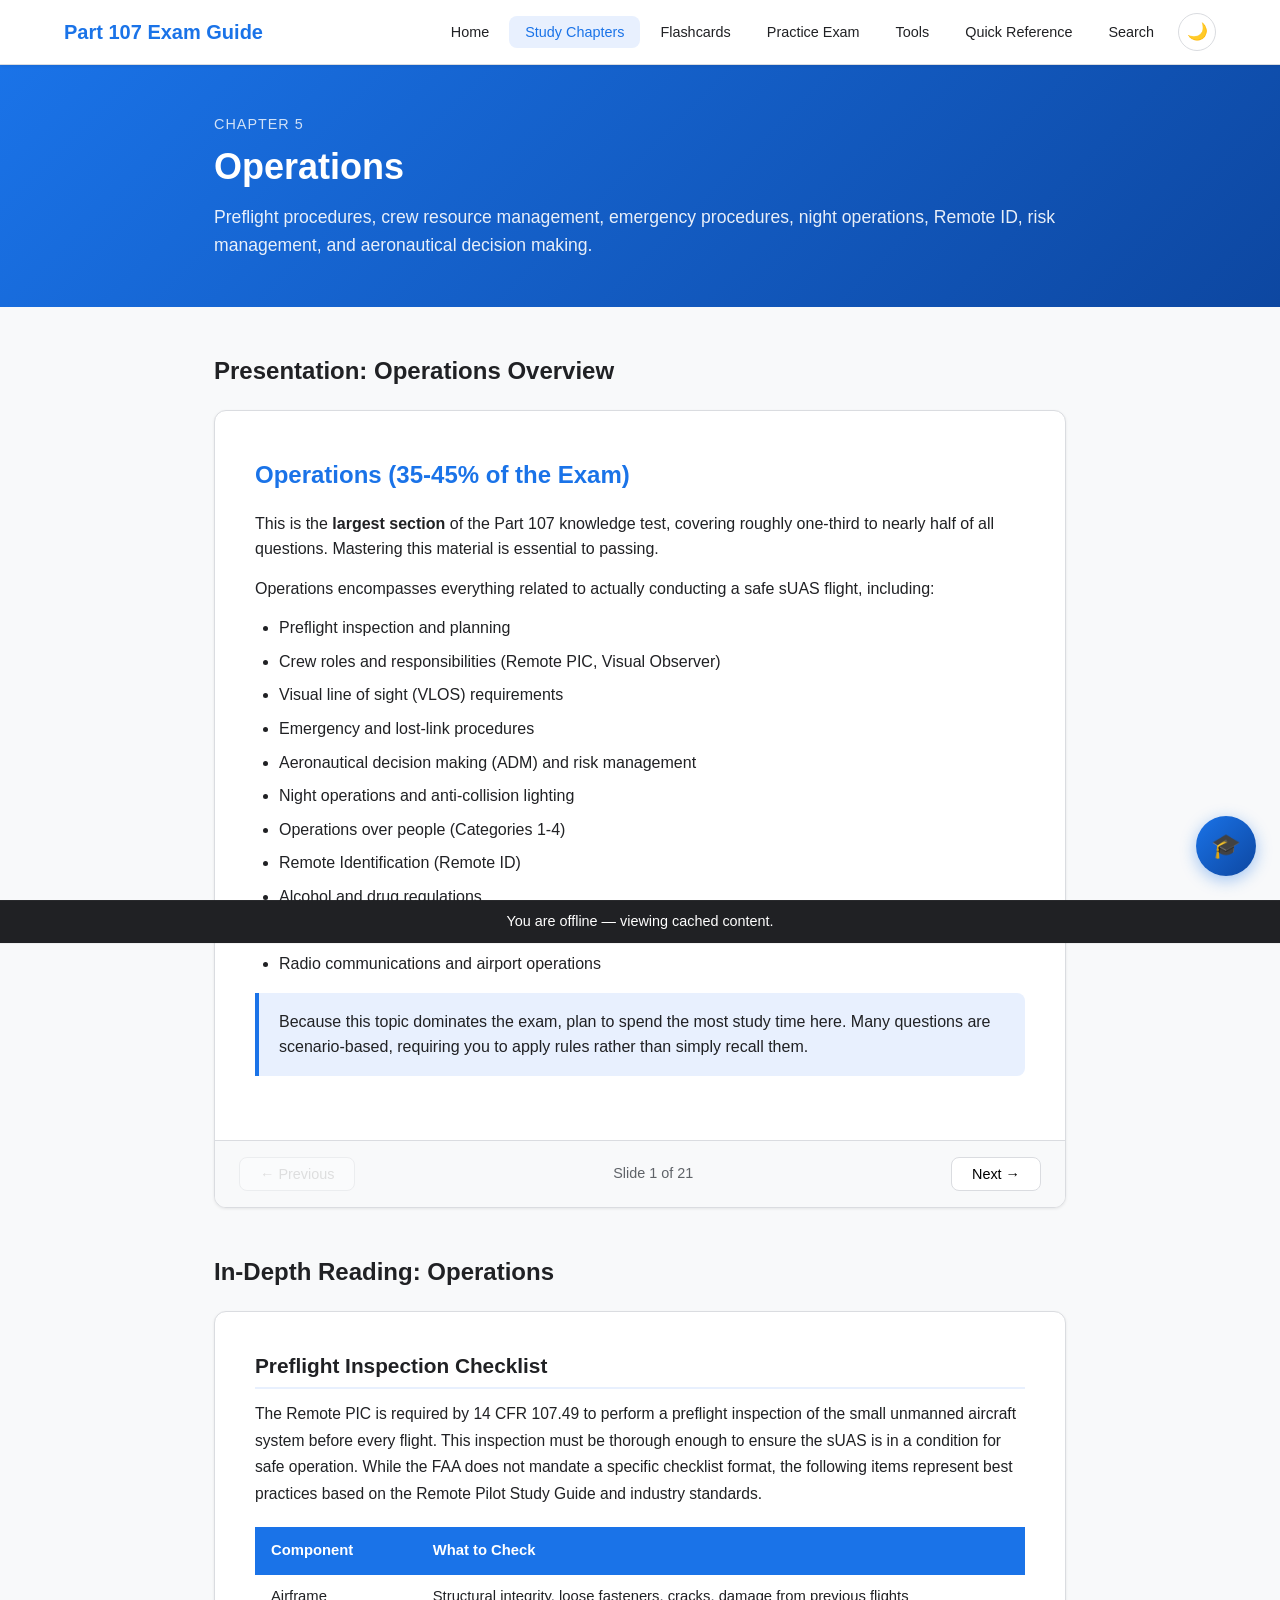
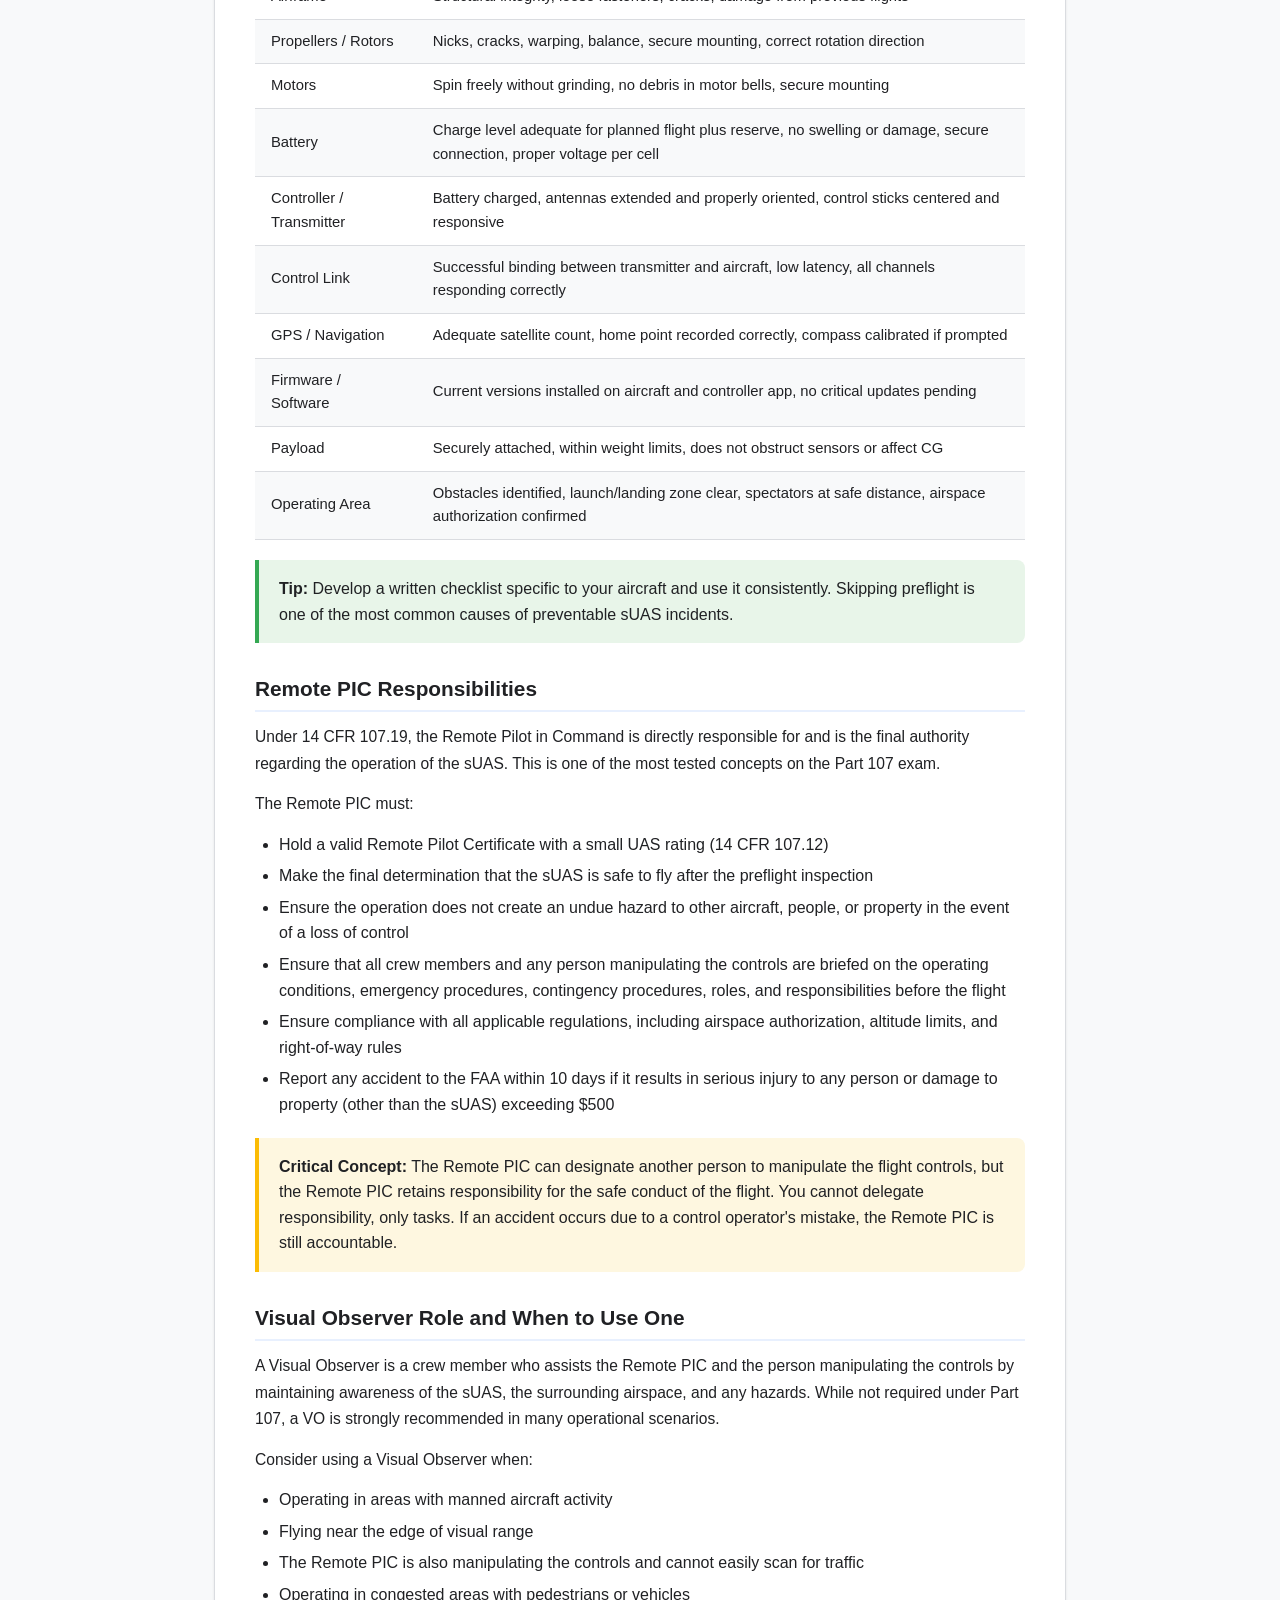
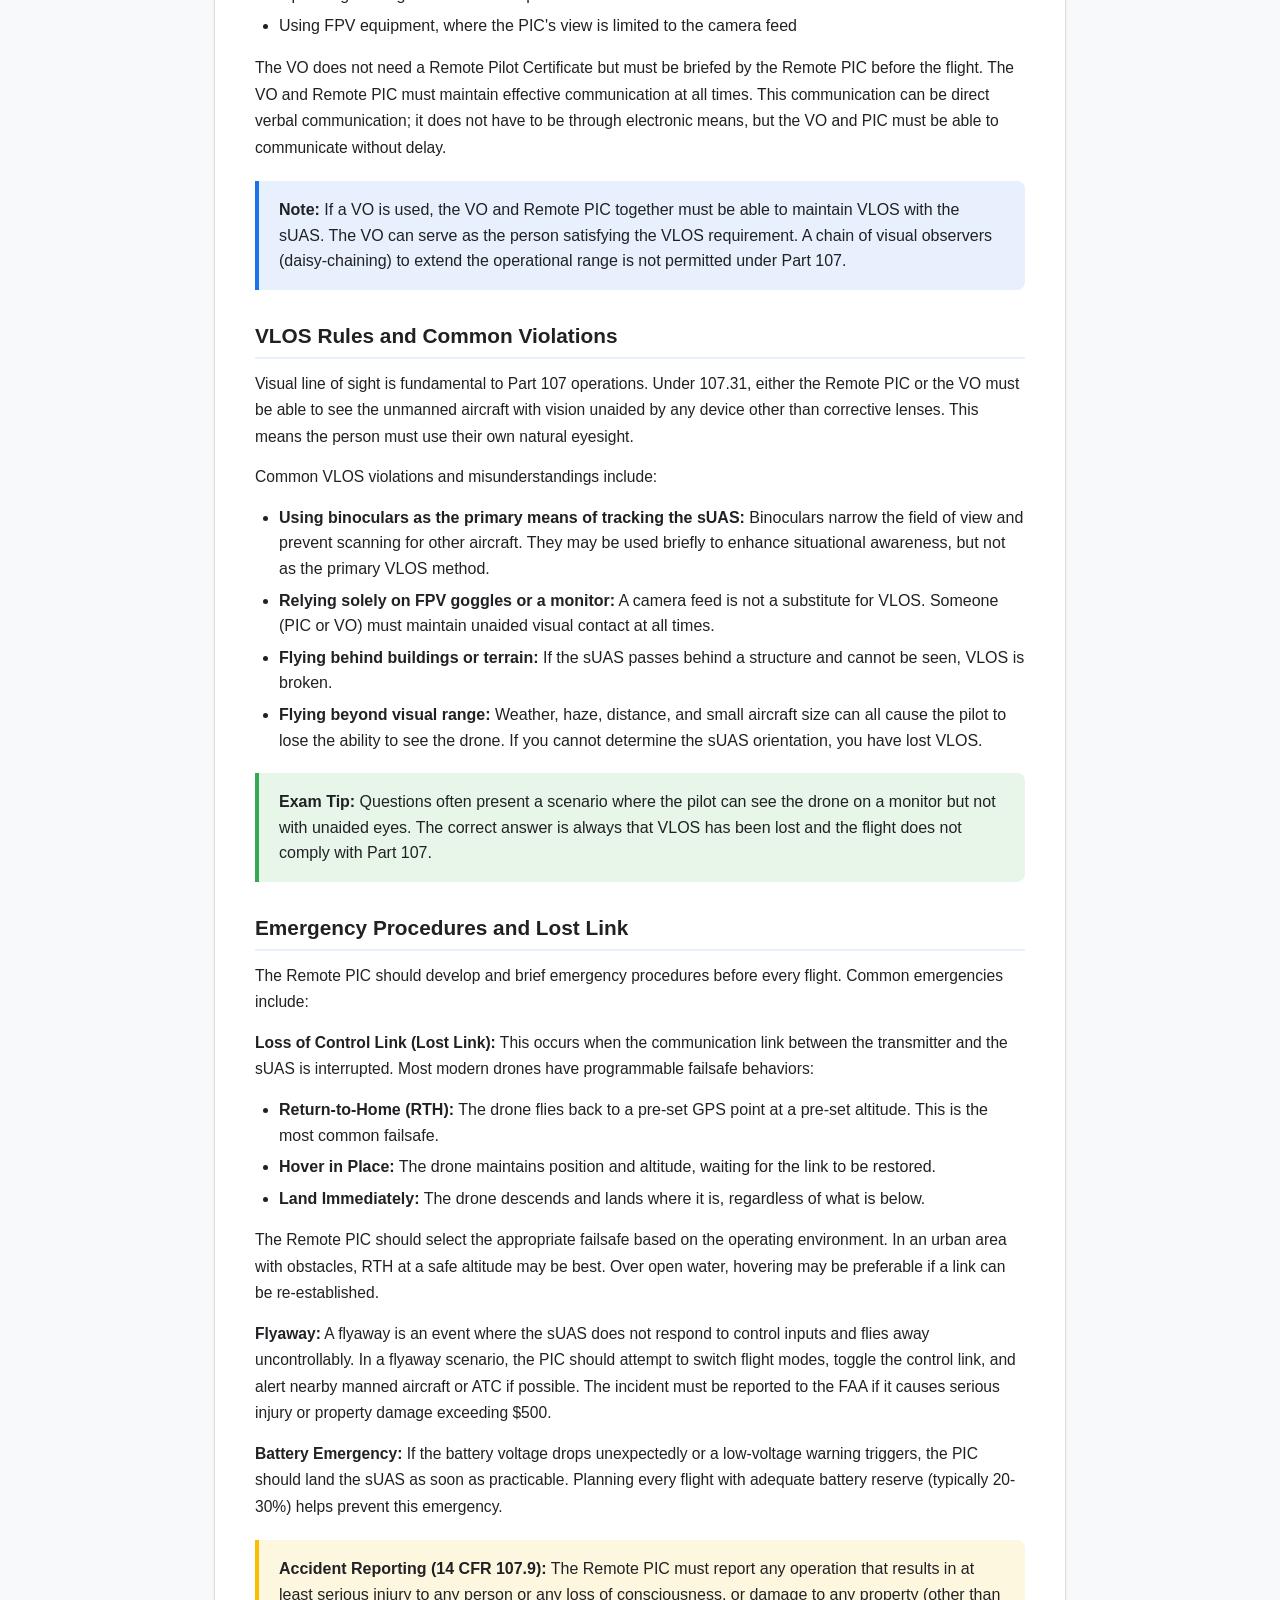
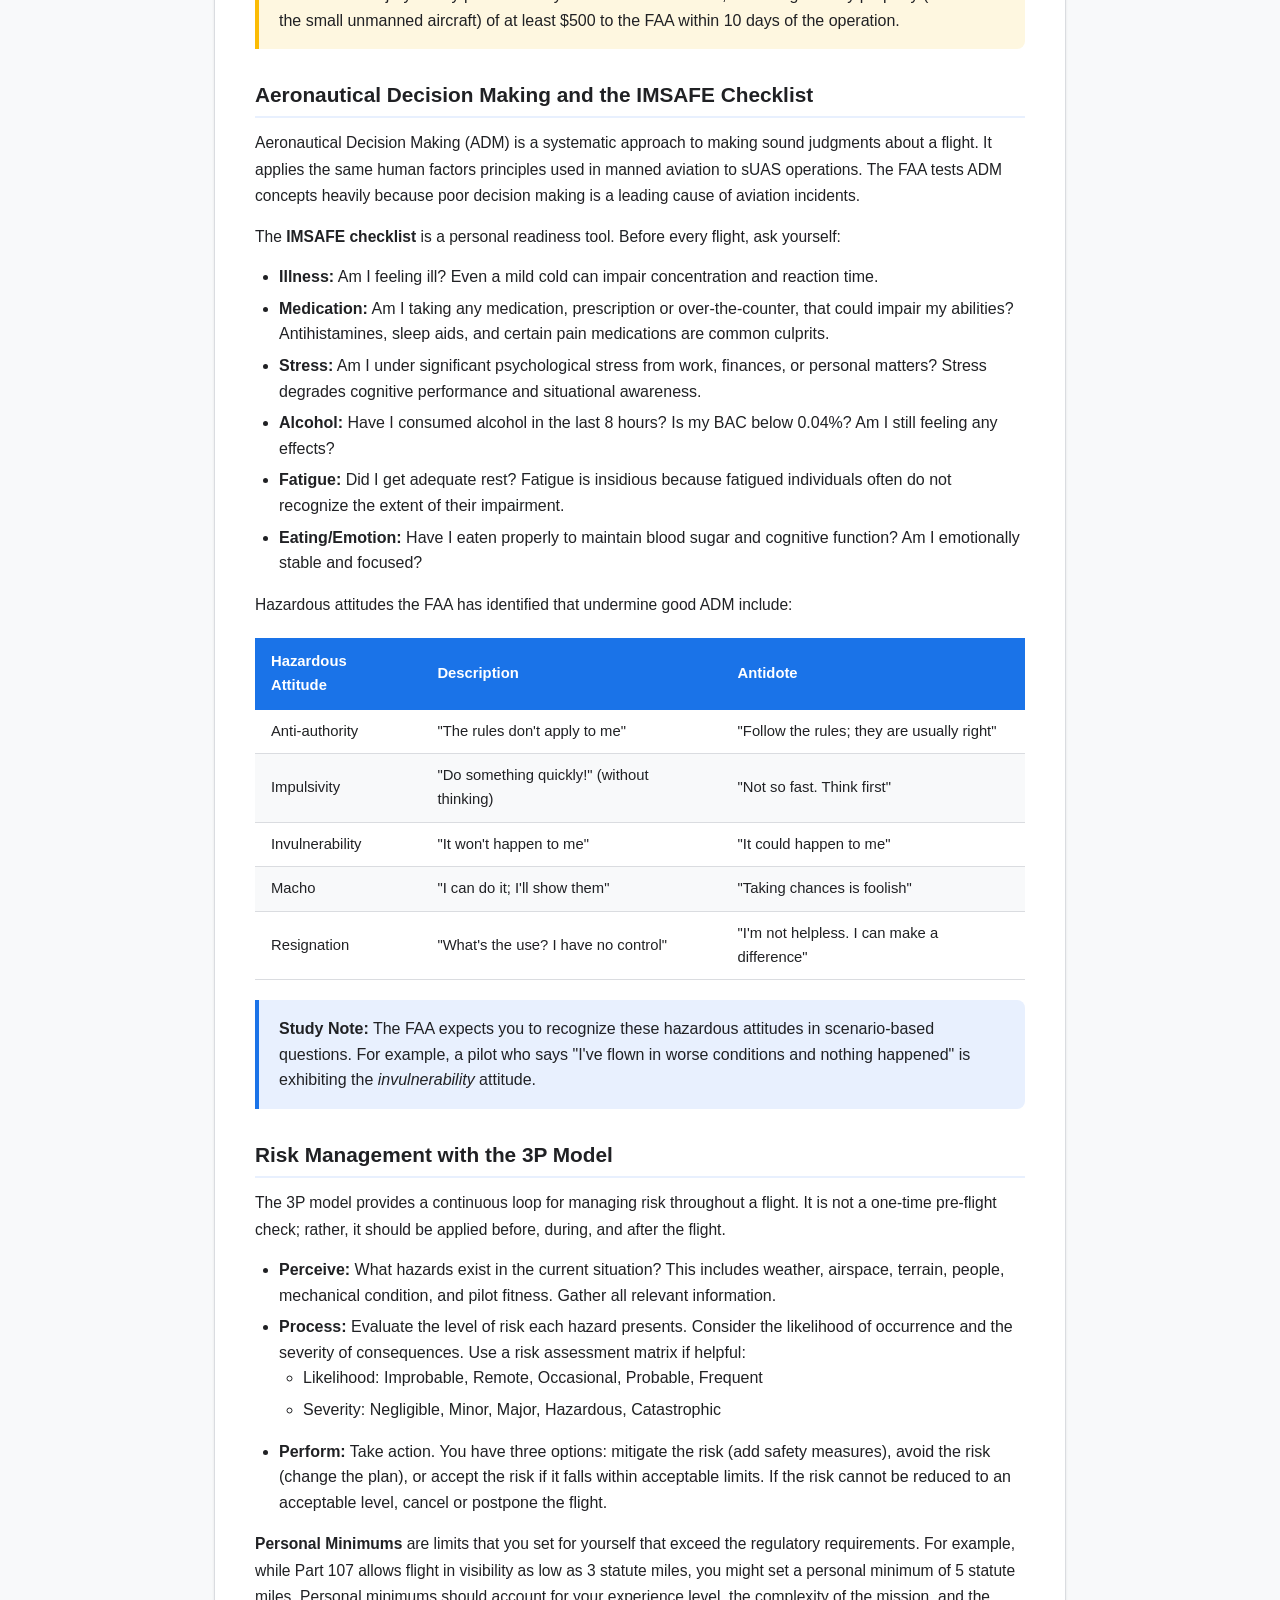
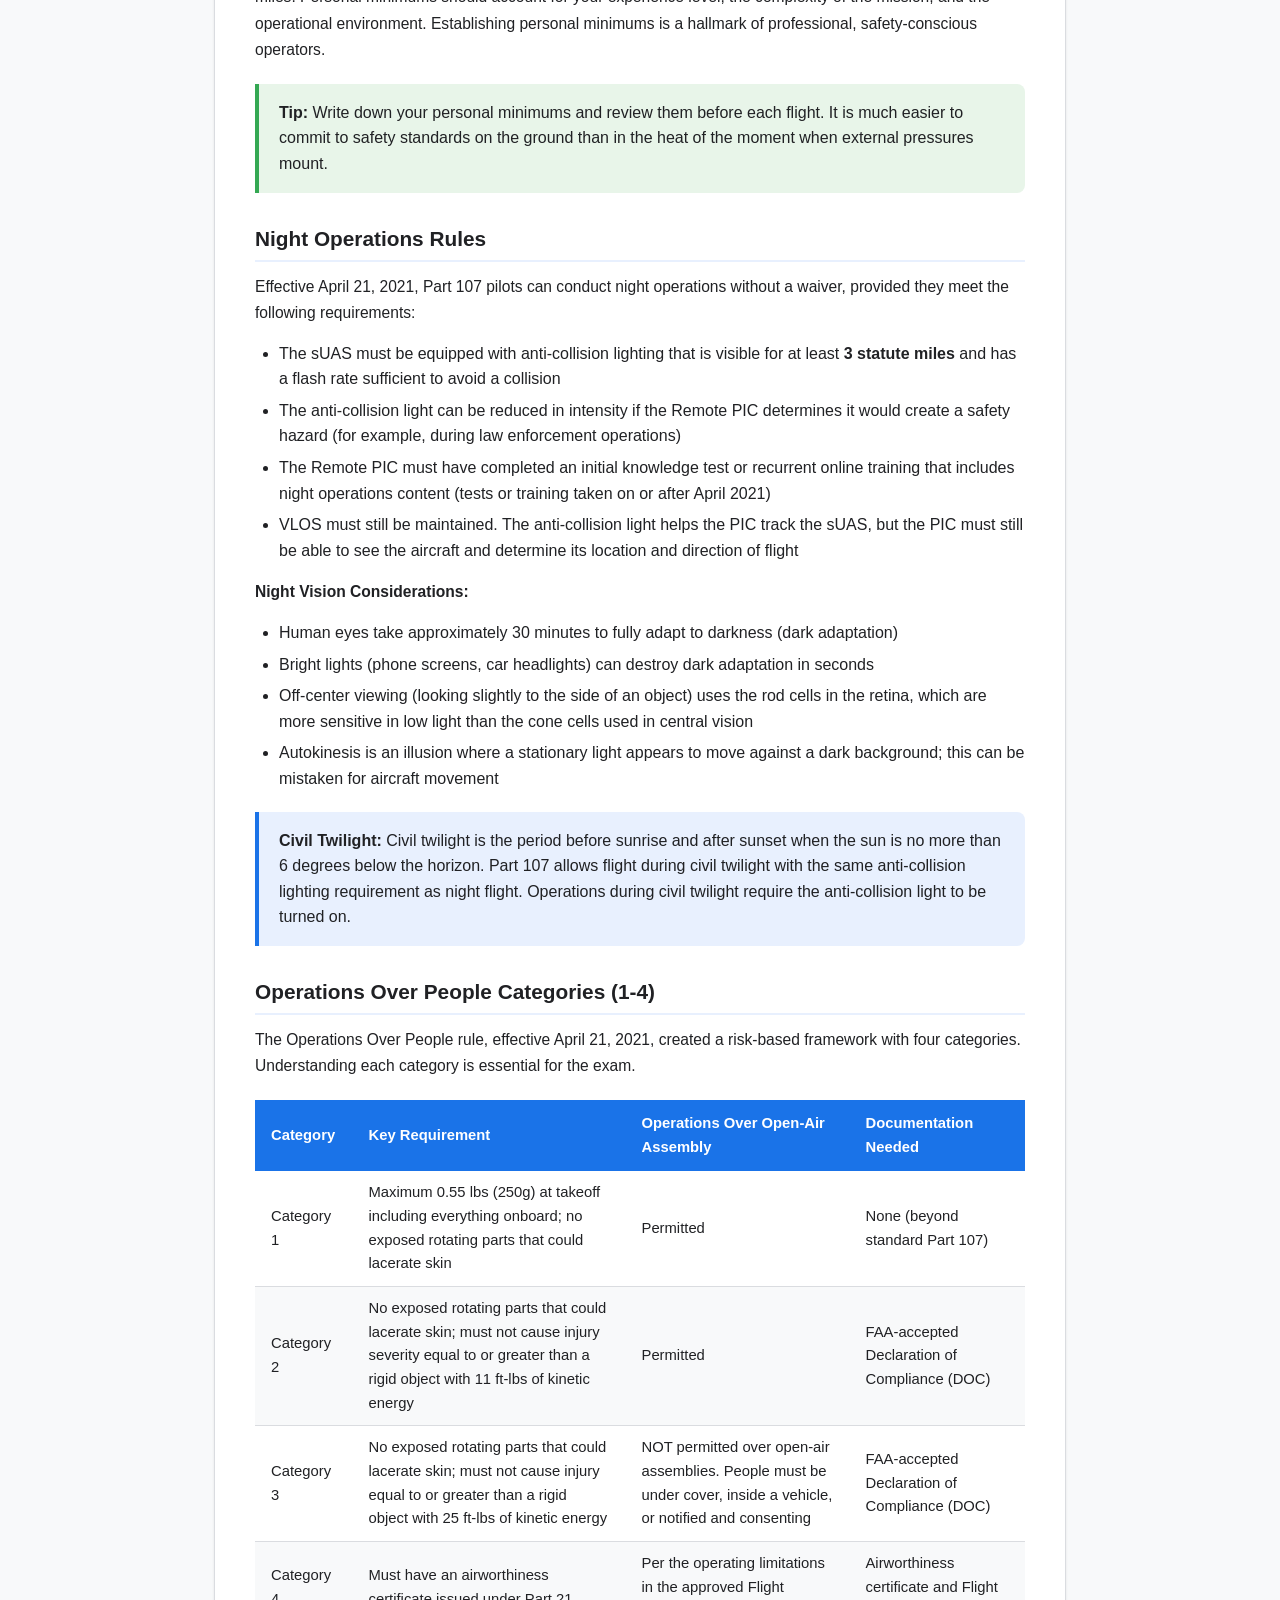
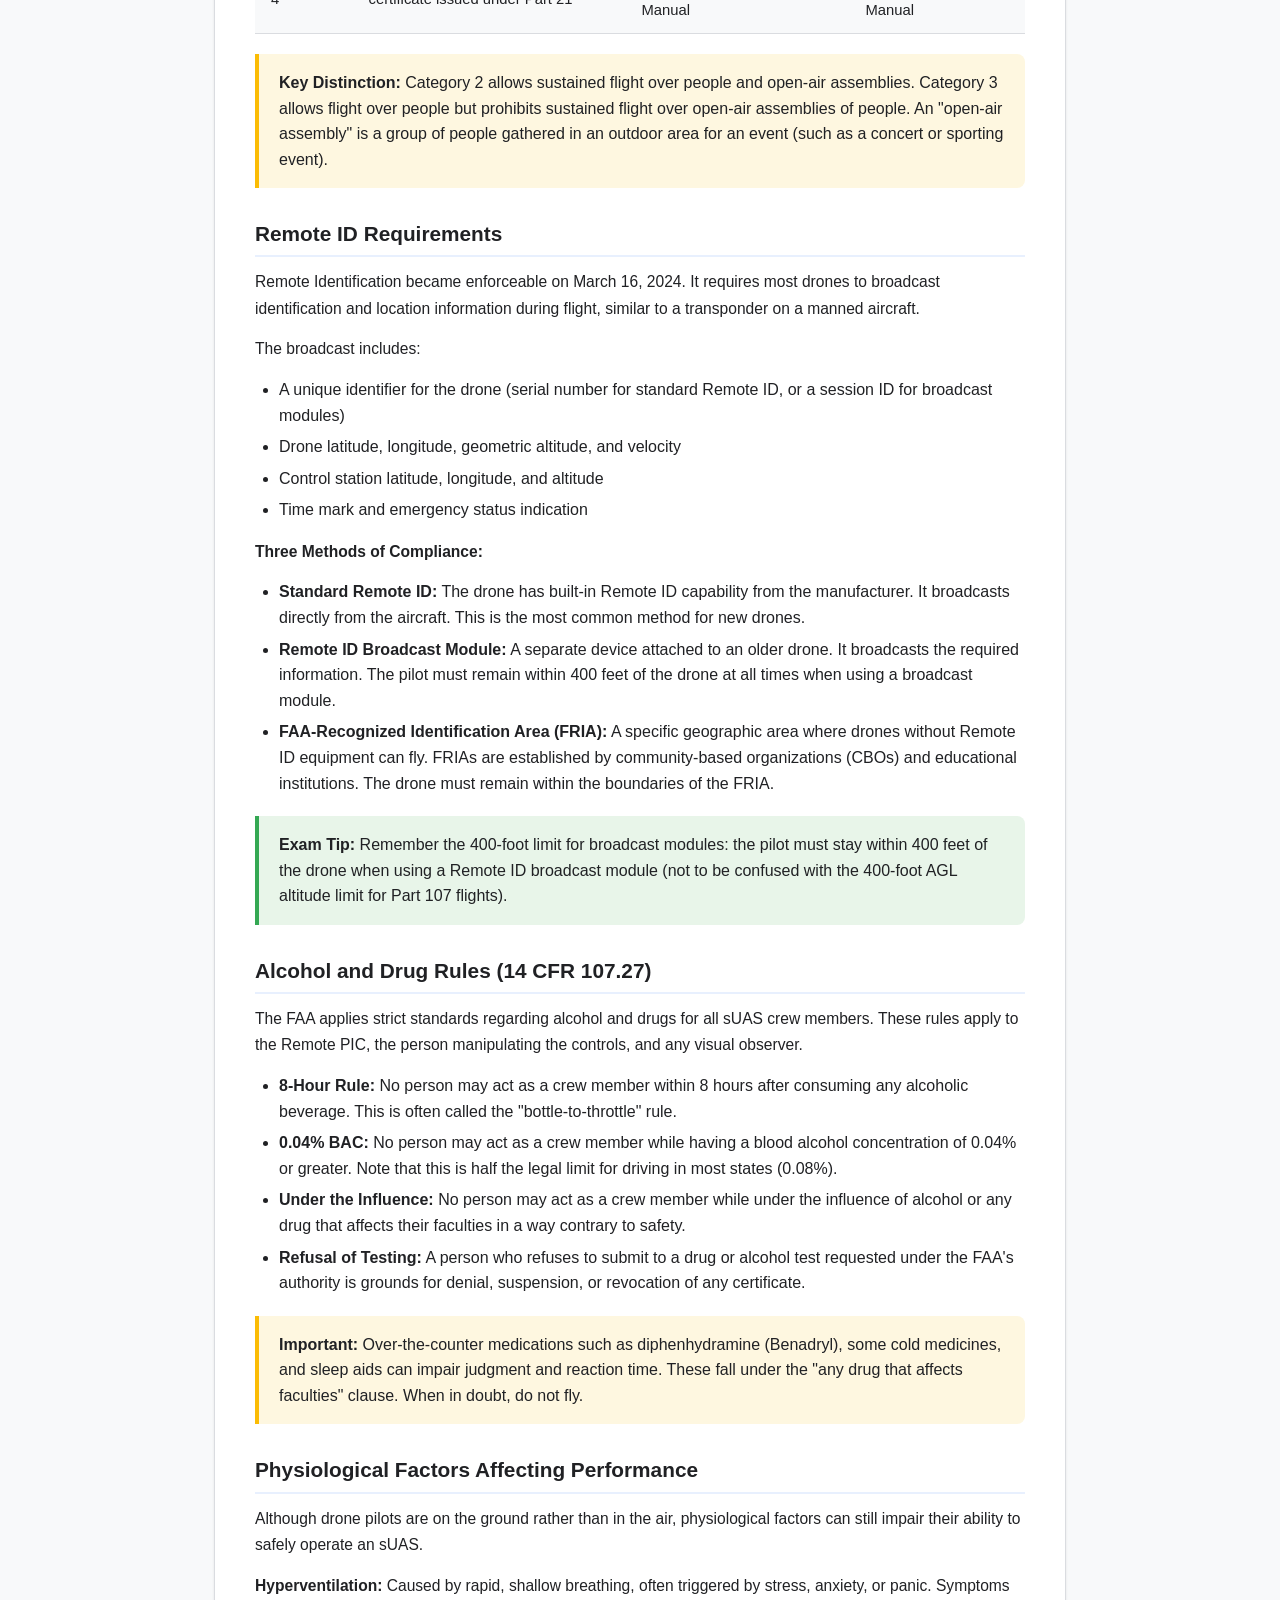
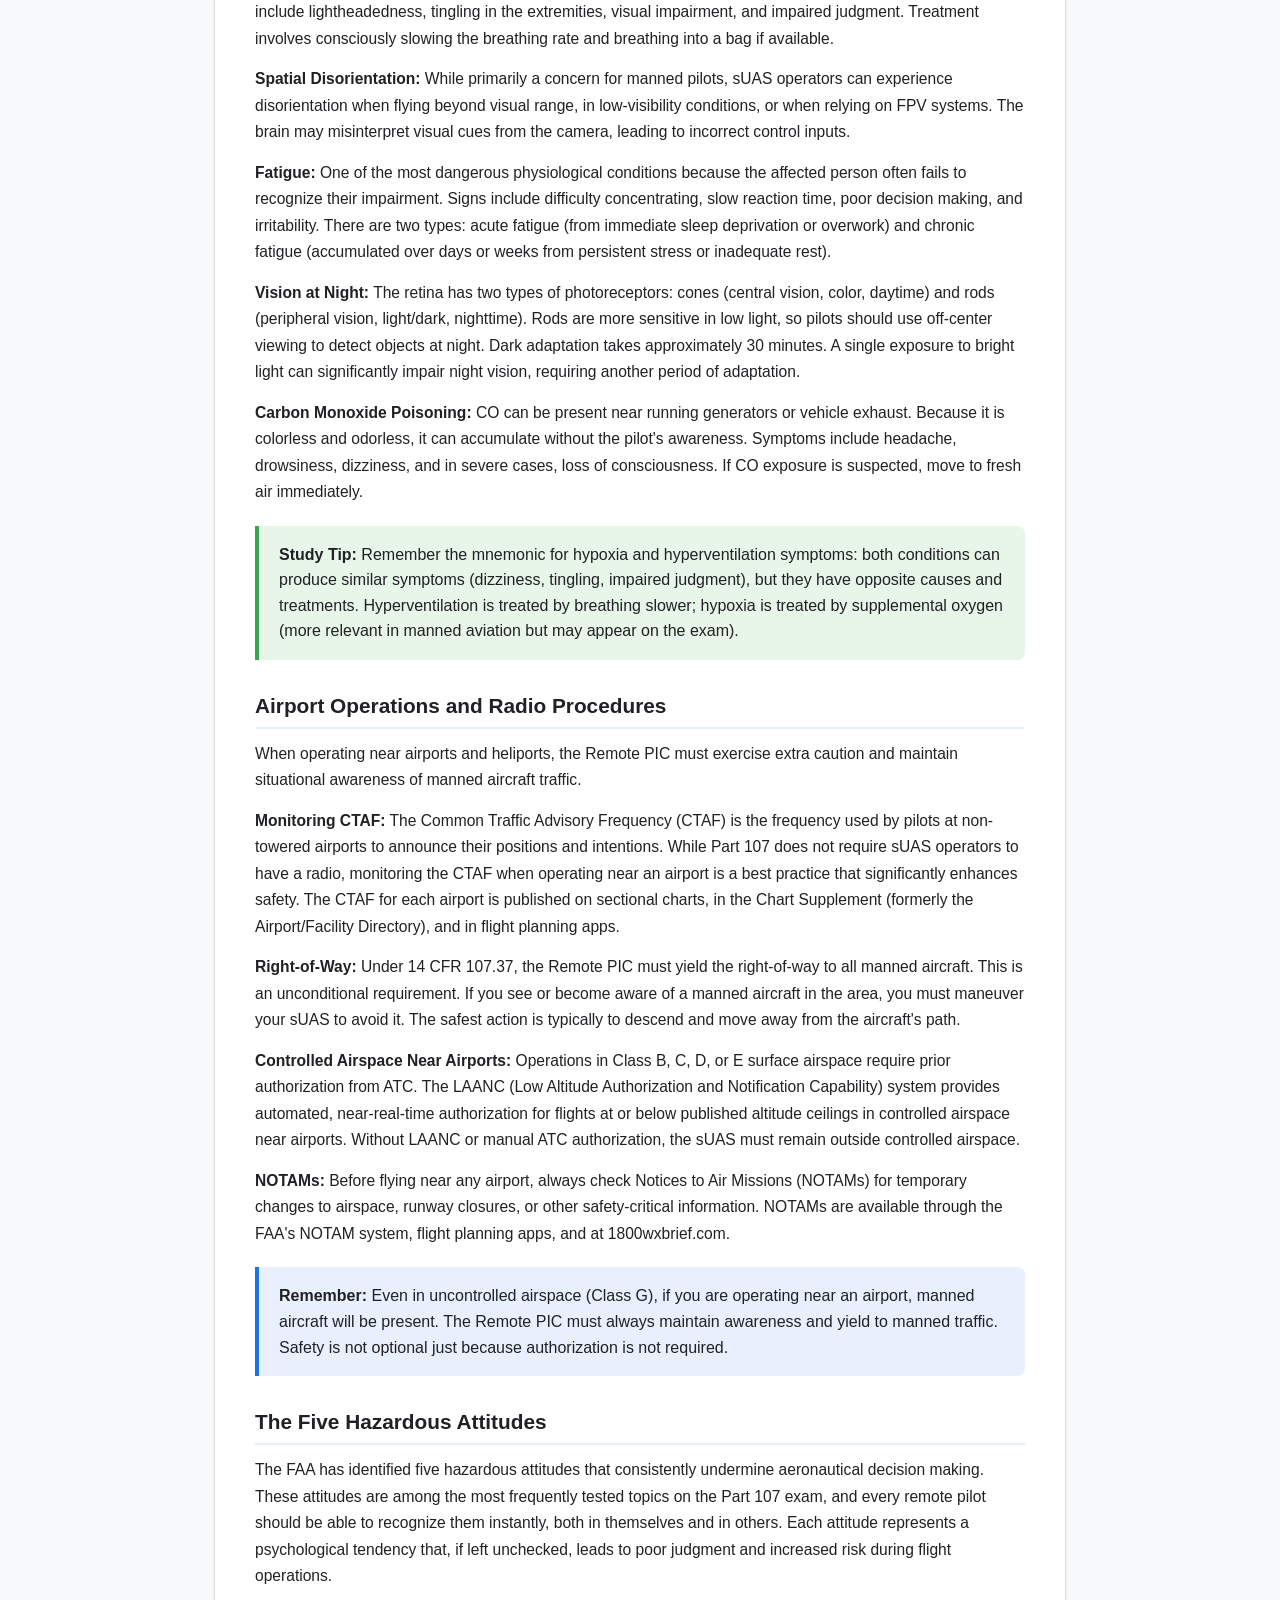
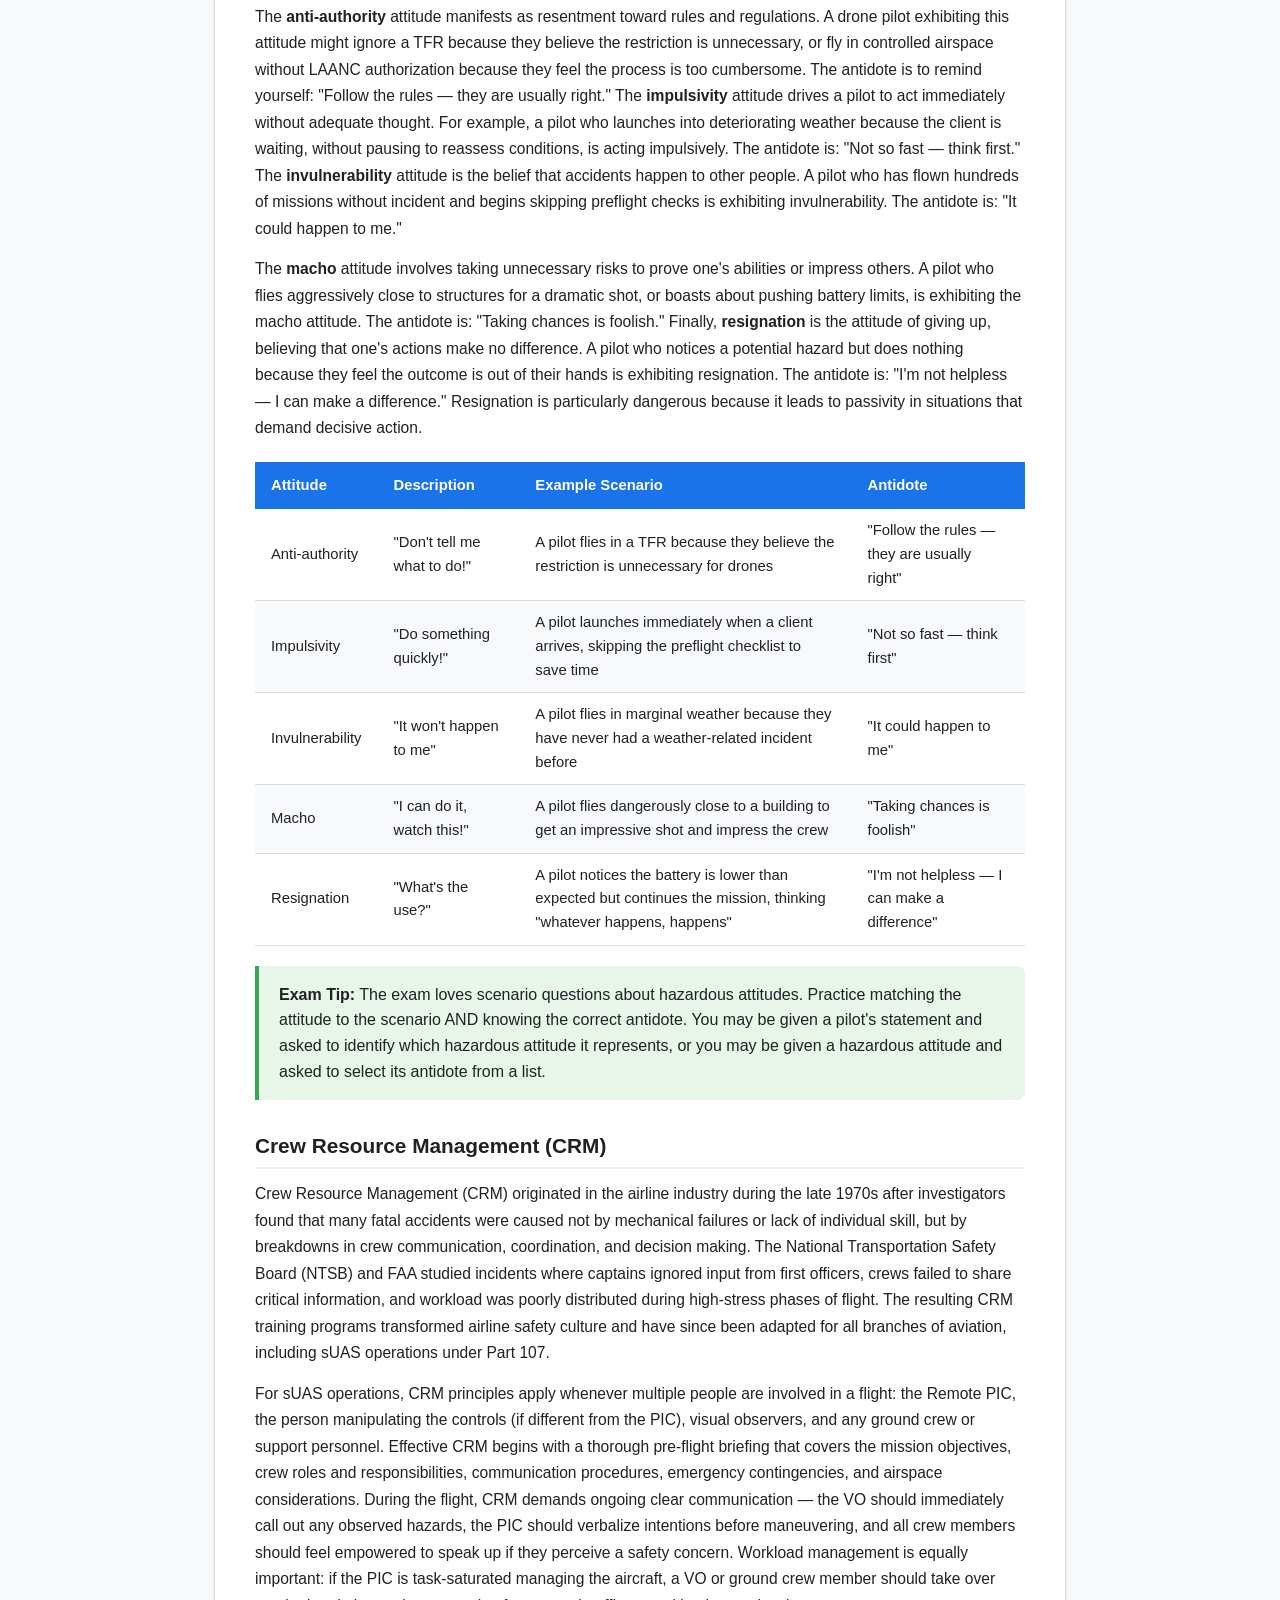
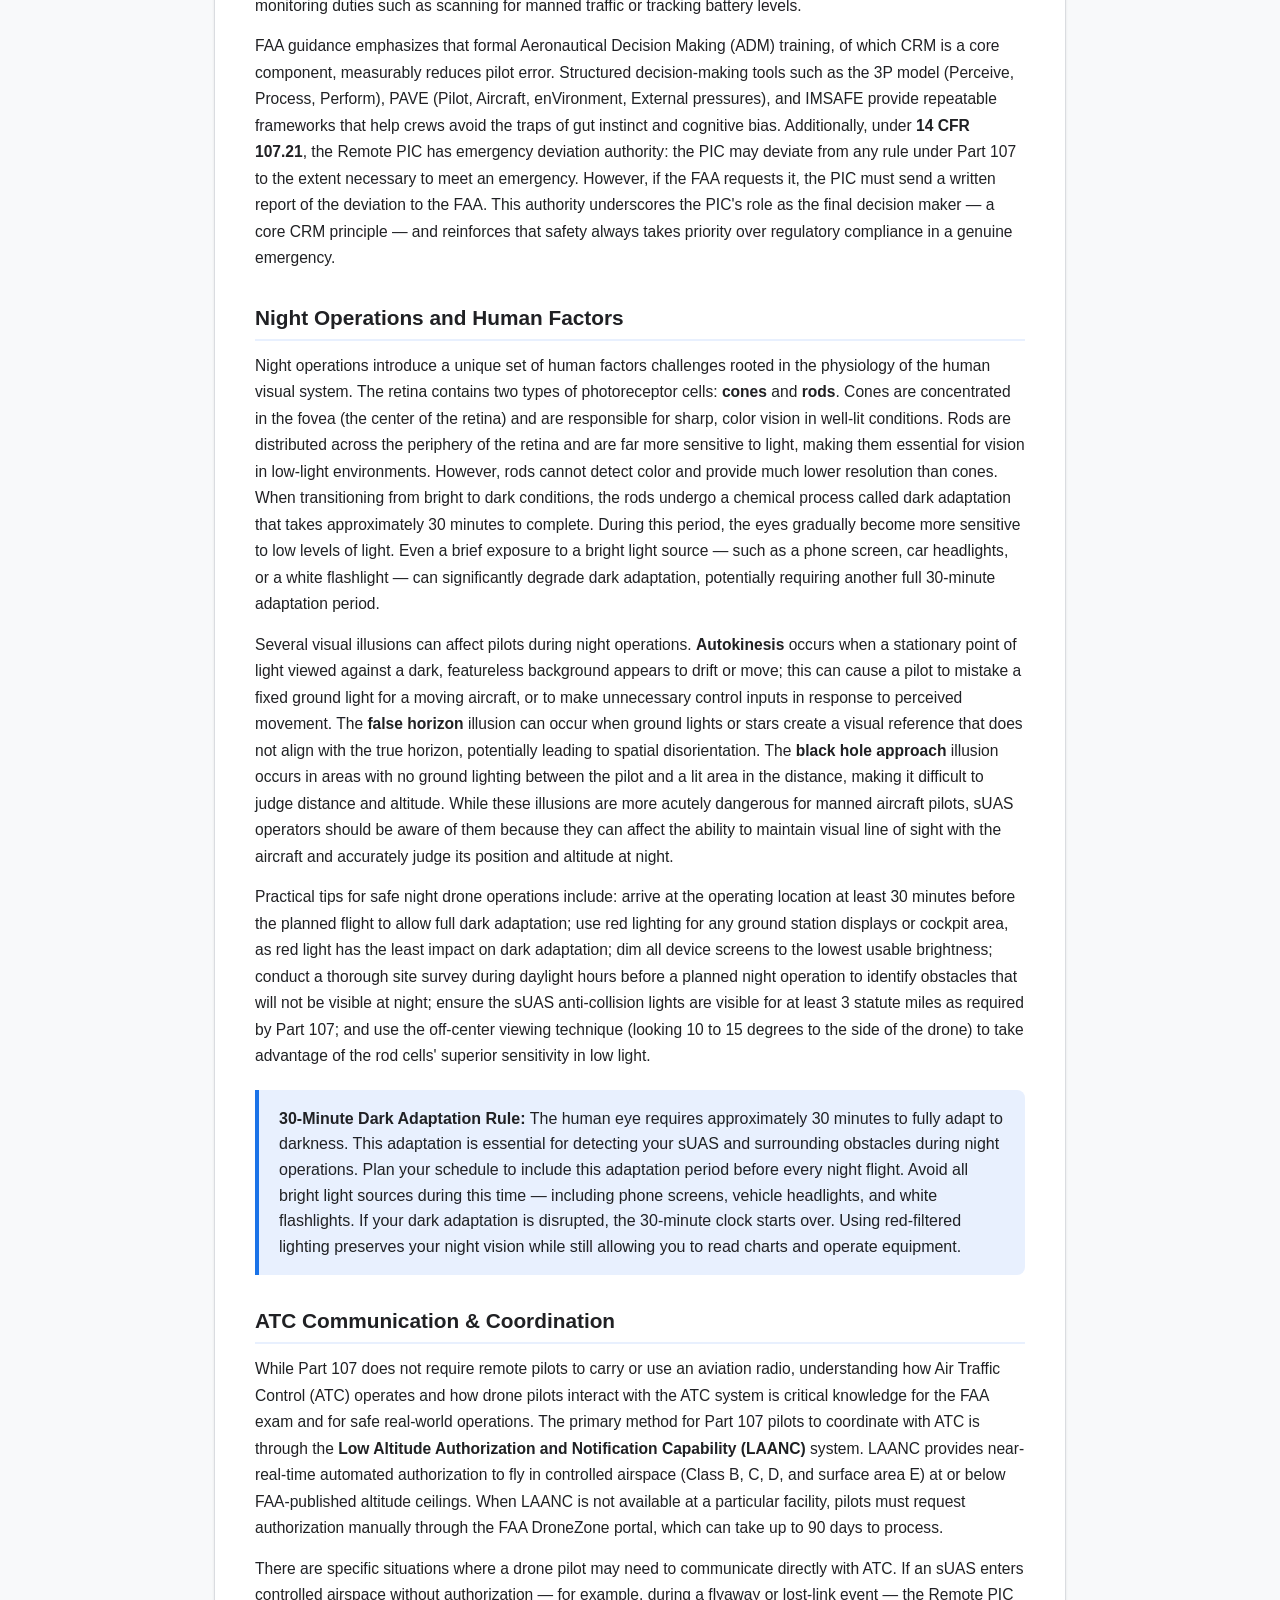
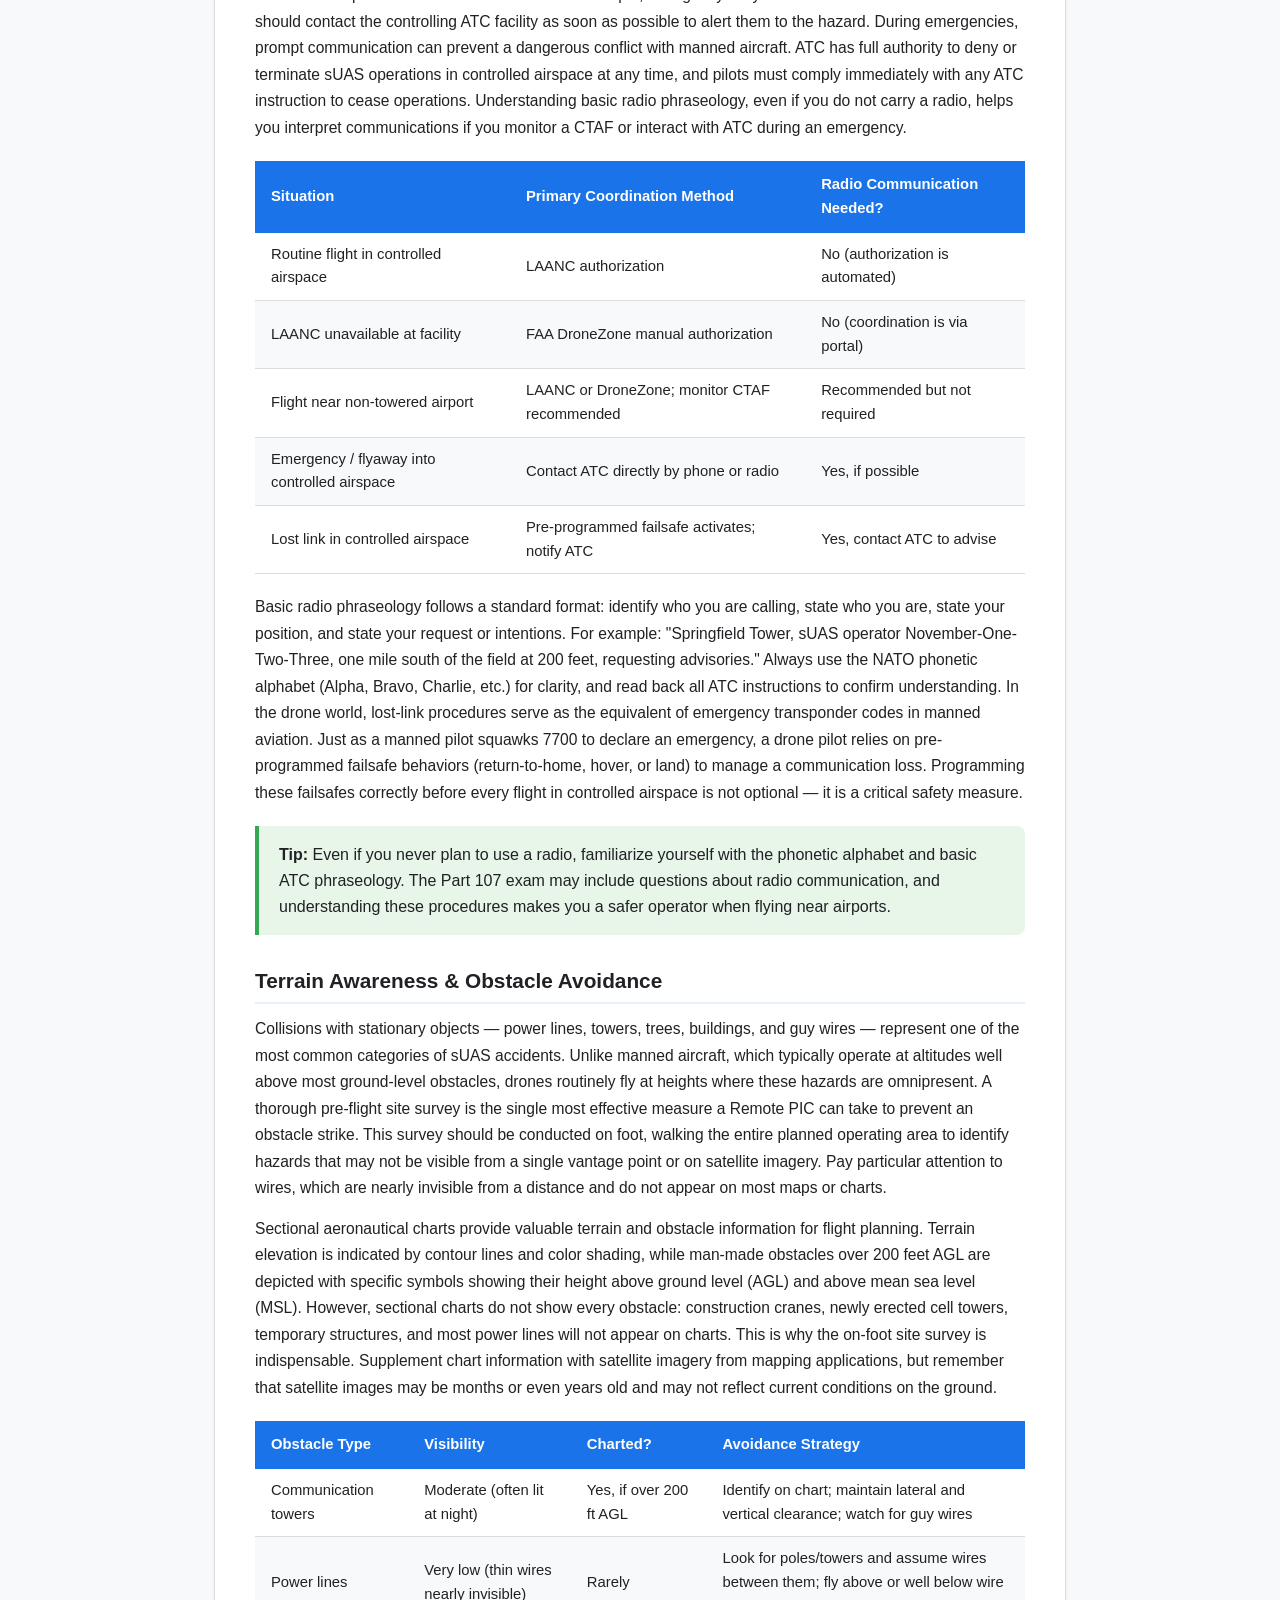
<file: chapters/operations.html>
<!DOCTYPE html>
<html lang="en">
<head>
    <meta charset="UTF-8">
    <meta name="viewport" content="width=device-width, initial-scale=1.0">
    <meta http-equiv="Content-Security-Policy" content="default-src 'self'; script-src 'self' 'unsafe-inline'; style-src 'self' 'unsafe-inline'; img-src 'self' data:; font-src 'self'; connect-src 'self'; manifest-src 'self'; worker-src 'self'; object-src 'none'; base-uri 'self'; form-action 'self'">
    <title>Chapter 5: Operations - Part 107 Exam Guide</title>
    <link rel="stylesheet" href="../css/styles.css">
    <link rel="manifest" href="../manifest.json">
    <meta name="theme-color" content="#0b3d91">
    <meta name="description" content="Part 107 operations: aeronautical decision making, crew resource management, preflight, emergency procedures, night operations, and human factors for drone pilots.">
    <meta name="robots" content="index, follow">
    <link rel="icon" type="image/svg+xml" href="../icons/favicon.svg">
    <meta property="og:type" content="article">
    <meta property="og:title" content="Chapter 5: Operations - Part 107 Exam Guide">
    <meta property="og:description" content="Part 107 operations: aeronautical decision making, crew resource management, preflight, emergency procedures, night operations, and human factors for drone pilots.">
    <meta property="og:image" content="../icons/icon-512.png">
    <script>(function(){try{var t=localStorage.getItem('part107_theme');if(!t){t=(window.matchMedia&&window.matchMedia('(prefers-color-scheme: dark)').matches)?'dark':'light';}document.documentElement.setAttribute('data-theme',t);}catch(e){}})();</script>
</head>
<body>
    <a href="#main" class="skip-link">Skip to main content</a>
    <header class="site-header">
        <nav class="nav-bar">
            <a href="../index.html" class="logo">Part 107 Exam Guide</a>
            <button class="nav-toggle" aria-label="Toggle navigation">&#9776;</button>
            <ul class="nav-links">
                <li><a href="../index.html">Home</a></li>
                <li class="dropdown">
                    <a href="#" class="active">Study Chapters</a>
                    <ul class="dropdown-menu">
                        <li><a href="regulations.html">1. Regulations</a></li>
                        <li><a href="airspace.html">2. Airspace</a></li>
                        <li><a href="weather.html">3. Weather</a></li>
                        <li><a href="loading-performance.html">4. Loading &amp; Performance</a></li>
                        <li><a href="operations.html">5. Operations</a></li>
                    </ul>
                </li>
                <li><a href="../flashcards.html">Flashcards</a></li>
                <li><a href="../practice-exam.html">Practice Exam</a></li>
                <li class="dropdown">
                    <a href="#">Tools</a>
                    <ul class="dropdown-menu">
                        <li><a href="../dashboard.html">Progress Dashboard</a></li>
                        <li><a href="../tools/metar-decoder.html">METAR Decoder</a></li>
                        <li><a href="../tools/chart-quiz.html">Chart Quiz</a></li>
                    </ul>
                </li>
                <li><a href="../reference.html">Quick Reference</a></li>
            </ul>
        </nav>
    </header>

    <section class="chapter-hero">
        <div class="container">
            <div class="chapter-label">Chapter 5</div>
            <h1>Operations</h1>
            <p class="chapter-desc">Preflight procedures, crew resource management, emergency procedures, night operations, Remote ID, risk management, and aeronautical decision making.</p>
        </div>
    </section>

    <div class="chapter-content" id="main">

        <!-- ============================================
             SECTION 1: PRESENTATION SLIDES
             ============================================ -->
        <div class="presentation">
            <h2>Presentation: Operations Overview</h2>
            <div class="slide-deck" id="slideDeck1">

                <!-- Slide 1 -->
                <div class="slide active">
                    <h3>Operations (35-45% of the Exam)</h3>
                    <p>This is the <strong>largest section</strong> of the Part 107 knowledge test, covering roughly one-third to nearly half of all questions. Mastering this material is essential to passing.</p>
                    <p>Operations encompasses everything related to actually conducting a safe sUAS flight, including:</p>
                    <ul>
                        <li>Preflight inspection and planning</li>
                        <li>Crew roles and responsibilities (Remote PIC, Visual Observer)</li>
                        <li>Visual line of sight (VLOS) requirements</li>
                        <li>Emergency and lost-link procedures</li>
                        <li>Aeronautical decision making (ADM) and risk management</li>
                        <li>Night operations and anti-collision lighting</li>
                        <li>Operations over people (Categories 1-4)</li>
                        <li>Remote Identification (Remote ID)</li>
                        <li>Alcohol and drug regulations</li>
                        <li>Physiological factors affecting pilot performance</li>
                        <li>Radio communications and airport operations</li>
                    </ul>
                    <div class="key-point">Because this topic dominates the exam, plan to spend the most study time here. Many questions are scenario-based, requiring you to apply rules rather than simply recall them.</div>
                </div>

                <!-- Slide 2 -->
                <div class="slide">
                    <h3>Preflight Inspection</h3>
                    <p>Before every flight, the Remote PIC must ensure the sUAS is in a condition for safe operation. A thorough preflight inspection includes:</p>
                    <ul>
                        <li><strong>Airframe:</strong> Check for cracks, loose screws, structural damage, and proper assembly</li>
                        <li><strong>Propellers:</strong> Inspect for nicks, cracks, balance, and secure attachment</li>
                        <li><strong>Batteries:</strong> Verify charge level, check for swelling or damage, confirm secure connection</li>
                        <li><strong>Firmware &amp; Software:</strong> Ensure the flight controller and apps are up to date</li>
                        <li><strong>Control Links:</strong> Verify the transmitter binds to the aircraft and all controls respond correctly</li>
                        <li><strong>GPS Signal:</strong> Confirm adequate satellite lock before GPS-dependent flight modes</li>
                        <li><strong>Surrounding Area:</strong> Survey the launch site for obstacles, people, and potential hazards</li>
                    </ul>
                    <div class="key-point">The Remote PIC is ultimately responsible for determining the sUAS is safe to fly. If anything is found to be defective during preflight, the flight must not take place until the issue is resolved.</div>
                </div>

                <!-- Slide 3 -->
                <div class="slide">
                    <h3>Crew Roles: Remote Pilot in Command (Remote PIC)</h3>
                    <p>The Remote PIC is the person who has final authority and responsibility for the operation and safety of an sUAS flight under Part 107.</p>
                    <h4>Key Responsibilities</h4>
                    <ul>
                        <li>Must hold a current Remote Pilot Certificate with an sUAS rating</li>
                        <li>Responsible for the safe conduct of the entire flight</li>
                        <li>Must ensure the operation complies with all applicable regulations</li>
                        <li>Can delegate tasks to other crew members (e.g., manipulation of controls) but <strong>cannot delegate responsibility</strong></li>
                        <li>Must determine that the sUAS is in a condition for safe operation</li>
                        <li>Must ensure the operation does not pose an undue hazard to people, aircraft, or property</li>
                    </ul>
                    <div class="warning-box"><strong>Exam Tip:</strong> The FAA frequently tests the concept that responsibility always stays with the Remote PIC, even when tasks are delegated. If a visual observer or person manipulating the controls makes an error, the Remote PIC is still responsible.</div>
                </div>

                <!-- Slide 4 -->
                <div class="slide">
                    <h3>Crew Roles: Visual Observer (VO)</h3>
                    <p>A Visual Observer assists the Remote PIC by helping to scan for traffic, obstacles, and hazards. Under Part 107, a VO is <strong>not required</strong> but is strongly recommended.</p>
                    <h4>Visual Observer Duties</h4>
                    <ul>
                        <li>Helps maintain visual line of sight with the sUAS</li>
                        <li>Scans the airspace for other aircraft, birds, and obstacles</li>
                        <li>Communicates hazards and traffic to the Remote PIC in real time</li>
                        <li>Does not need to hold a Remote Pilot Certificate</li>
                        <li>Must be able to see the sUAS at all times and communicate effectively with the Remote PIC</li>
                    </ul>
                    <div class="key-point">A VO does not need a pilot certificate, but they must be trained by the Remote PIC on their duties and communication procedures before the flight.</div>
                </div>

                <!-- Slide 5 -->
                <div class="slide">
                    <h3>Visual Line of Sight (VLOS) Requirements</h3>
                    <p>Under 14 CFR 107.31, the Remote PIC or the Visual Observer must maintain visual line of sight with the sUAS throughout the entire flight.</p>
                    <h4>VLOS Rules</h4>
                    <ul>
                        <li>Must be able to see the sUAS with <strong>unaided vision</strong> (corrective lenses such as glasses or contacts are permitted)</li>
                        <li><strong>Binoculars, telescopes, and FPV goggles</strong> cannot serve as the primary means of maintaining VLOS</li>
                        <li>Must be able to determine the sUAS orientation (know its direction of flight)</li>
                        <li>Must be able to see the surrounding airspace to scan for hazards</li>
                        <li>FPV (First Person View) flying is permitted only if a VO or the Remote PIC maintains unaided VLOS</li>
                    </ul>
                    <div class="warning-box"><strong>Common Exam Scenario:</strong> A question may describe a pilot using FPV goggles. The correct answer is that VLOS must still be maintained by someone (the PIC without goggles, or a VO). FPV alone does not satisfy the VLOS requirement.</div>
                </div>

                <!-- Slide 6 -->
                <div class="slide">
                    <h3>Emergency Procedures</h3>
                    <p>The Remote PIC must plan for emergencies before every flight. Having well-rehearsed procedures can prevent incidents from becoming accidents.</p>
                    <h4>Lost Link Procedures</h4>
                    <ul>
                        <li>Know your aircraft's failsafe behavior (return-to-home, hover in place, or land immediately)</li>
                        <li>Program a safe return-to-home altitude before flight</li>
                        <li>Ensure the return-to-home point is set to the correct location</li>
                    </ul>
                    <h4>Flyaway Protocols</h4>
                    <ul>
                        <li>If the sUAS is unresponsive, try switching flight modes</li>
                        <li>Alert any nearby manned aircraft if the drone enters uncontrolled flight</li>
                        <li>Report the incident to the FAA if a flyaway results in serious injury or property damage exceeding $500</li>
                    </ul>
                    <h4>Battery Failure</h4>
                    <ul>
                        <li>Monitor voltage throughout the flight</li>
                        <li>Set low-battery return thresholds conservatively</li>
                        <li>Land immediately if voltage drops unexpectedly</li>
                    </ul>
                </div>

                <!-- Slide 7 -->
                <div class="slide">
                    <h3>Aeronautical Decision Making (ADM)</h3>
                    <p>ADM is a systematic approach to the mental process used by pilots to consistently determine the best course of action in response to a given set of circumstances.</p>
                    <h4>IMSAFE Checklist (Personal Fitness)</h4>
                    <ul>
                        <li><strong>I</strong> - Illness: Am I feeling sick or unwell?</li>
                        <li><strong>M</strong> - Medication: Am I taking any medications that could impair judgment?</li>
                        <li><strong>S</strong> - Stress: Am I under unusual psychological pressure?</li>
                        <li><strong>A</strong> - Alcohol: Have I consumed alcohol in the last 8 hours or am I under the influence?</li>
                        <li><strong>F</strong> - Fatigue: Am I adequately rested?</li>
                        <li><strong>E</strong> - Eating/Emotion: Have I eaten properly? Am I emotionally fit to fly?</li>
                    </ul>
                    <h4>PAVE Checklist (Flight Risk Assessment)</h4>
                    <ul>
                        <li><strong>P</strong> - Pilot: Am I fit and current to fly?</li>
                        <li><strong>A</strong> - Aircraft: Is the sUAS airworthy and suitable for the mission?</li>
                        <li><strong>V</strong> - enVironment: Are weather, terrain, and airspace safe?</li>
                        <li><strong>E</strong> - External pressures: Am I being pressured to fly when it may not be safe?</li>
                    </ul>
                </div>

                <!-- Slide 8 -->
                <div class="slide">
                    <h3>Risk Management</h3>
                    <p>Risk management is the process of identifying hazards, assessing the level of risk, and developing strategies to mitigate those risks to an acceptable level.</p>
                    <h4>Hazard Identification</h4>
                    <ul>
                        <li>Survey the operating area for obstacles (towers, power lines, trees)</li>
                        <li>Identify airspace restrictions and nearby airports</li>
                        <li>Consider weather conditions and forecasts</li>
                        <li>Note the presence of people, vehicles, and structures</li>
                    </ul>
                    <h4>The 3P Model</h4>
                    <ul>
                        <li><strong>Perceive:</strong> Identify the hazards associated with the flight</li>
                        <li><strong>Process:</strong> Evaluate the level of risk posed by each hazard</li>
                        <li><strong>Perform:</strong> Take action to mitigate the risk (change the plan, add safety measures, or cancel the flight)</li>
                    </ul>
                    <div class="key-point"><strong>Personal Minimums:</strong> Set limits above regulatory requirements for conditions such as wind speed, visibility, proximity to obstacles, and battery level. Flying to personal minimums rather than regulatory minimums provides an extra margin of safety.</div>
                </div>

                <!-- Slide 9 -->
                <div class="slide">
                    <h3>Night Operations</h3>
                    <p>Since the 2021 rule update, Part 107 pilots can fly at night without a waiver, provided they meet certain requirements.</p>
                    <h4>Requirements for Night Flight</h4>
                    <ul>
                        <li>The sUAS must have <strong>anti-collision lights visible for at least 3 statute miles</strong></li>
                        <li>The Remote PIC must have completed an updated initial knowledge test or recurrent training that covers night operations</li>
                        <li>Must maintain VLOS (even harder at night, making bright lights essential)</li>
                    </ul>
                    <h4>Increased Risks at Night</h4>
                    <ul>
                        <li>Reduced ability to see obstacles, terrain, and other aircraft</li>
                        <li>Difficulty judging distance and altitude</li>
                        <li>Visual illusions (autokinesis, false horizons)</li>
                        <li>Reduced ability to detect the sUAS orientation</li>
                    </ul>
                    <div class="warning-box"><strong>Exam Tip:</strong> The 3 statute mile visibility requirement applies to the anti-collision light, not the overall flight visibility. The anti-collision light can be reduced in intensity if the Remote PIC determines that it would create a safety hazard due to the nature of the operation.</div>
                </div>

                <!-- Slide 10 -->
                <div class="slide">
                    <h3>Operations Over People</h3>
                    <p>The 2021 final rule established four categories for operations over people, each with different requirements based on risk.</p>
                    <h4>The Four Categories</h4>
                    <ul>
                        <li><strong>Category 1:</strong> sUAS weighs 0.55 lbs (250g) or less (including everything on board) and has no exposed rotating parts that could lacerate skin. No Declaration of Compliance is required.</li>
                        <li><strong>Category 2:</strong> sUAS must not cause injury severity equal to or greater than that caused by a rigid object with a kinetic energy of 11 ft-lbs. Requires a Declaration of Compliance based on an FAA-accepted means of compliance.</li>
                        <li><strong>Category 3:</strong> Must not cause injury severity equal to or greater than a rigid object with 25 ft-lbs of kinetic energy (a higher threshold than Category 2&rsquo;s 11 ft-lbs). The operation must not maintain sustained flight over open-air assemblies of people, and people must be under a covered structure or inside a stationary vehicle. Requires a Declaration of Compliance (DOC).</li>
                        <li><strong>Category 4:</strong> Requires a Part 21 airworthiness certificate and the pilot must operate in accordance with the operating limitations specified in the approved Flight Manual or equivalent.</li>
                    </ul>
                    <div class="key-point">Category 1 is the simplest path: if your drone weighs under 0.55 lbs at takeoff, you can fly over people with no special declaration or compliance document needed.</div>
                </div>

                <!-- Slide 11 -->
                <div class="slide">
                    <h3>Remote Identification (Remote ID)</h3>
                    <p>Remote ID is sometimes called "a digital license plate for drones." Since March 16, 2024, most sUAS must comply with Remote ID requirements when flying.</p>
                    <h4>What is Broadcast?</h4>
                    <p>The drone must broadcast the following information:</p>
                    <ul>
                        <li>A unique identifier (serial number or session ID)</li>
                        <li>The drone's latitude, longitude, and altitude</li>
                        <li>The control station's latitude, longitude, and altitude</li>
                        <li>A time mark and emergency status indication</li>
                    </ul>
                    <h4>Three Ways to Comply</h4>
                    <ul>
                        <li><strong>Standard Remote ID:</strong> Built into the drone by the manufacturer</li>
                        <li><strong>Remote ID Broadcast Module:</strong> An add-on device attached to an existing drone; the pilot must remain within 400 feet of the module</li>
                        <li><strong>FRIA (FAA-Recognized Identification Area):</strong> Fly within a designated area operated by a community-based organization or educational institution; no Remote ID equipment required within the FRIA</li>
                    </ul>
                </div>

                <!-- Slide 12 -->
                <div class="slide">
                    <h3>Alcohol &amp; Drugs (14 CFR 107.27)</h3>
                    <p>The FAA strictly regulates the use of alcohol and drugs for all persons acting as Remote PIC, person manipulating the controls, or visual observer.</p>
                    <h4>The Rules</h4>
                    <ul>
                        <li><strong>8-Hour Rule:</strong> No acting as a crew member within 8 hours of consuming any alcoholic beverage ("bottle to throttle")</li>
                        <li><strong>0.04% BAC Limit:</strong> Must not have a blood alcohol concentration of 0.04% or greater</li>
                        <li><strong>No Impairing Substances:</strong> Must not use any drug that affects the person's faculties in any way contrary to safety</li>
                        <li><strong>Includes Prescription Drugs:</strong> Even legal medications can disqualify you if they impair your ability to safely operate</li>
                    </ul>
                    <div class="warning-box"><strong>Important:</strong> Both the 8-hour rule AND the 0.04% BAC limit must be met. Even if 8 hours have passed, if your BAC is still 0.04% or higher, you cannot legally operate. Similarly, you may be under 0.04% but still be "under the influence," which is also a violation.</div>
                </div>

                <!-- Slide 13 -->
                <div class="slide">
                    <h3>Physiological Factors</h3>
                    <p>Even though drone pilots are typically on the ground, physiological factors can significantly impair performance and judgment.</p>
                    <h4>Key Factors</h4>
                    <ul>
                        <li><strong>Hyperventilation:</strong> Rapid breathing caused by stress or anxiety; can cause dizziness, tingling, and impaired judgment. Treated by slowing breathing rate.</li>
                        <li><strong>Spatial Disorientation:</strong> Can occur when using FPV systems or when the sUAS is far away; the pilot may lose awareness of the drone's attitude or position.</li>
                        <li><strong>Fatigue:</strong> Reduces reaction time, impairs decision making, and degrades scanning ability. Acute fatigue comes from sleep deprivation; chronic fatigue builds over weeks.</li>
                        <li><strong>Vision Limitations at Night:</strong> Central vision (cones) works poorly in low light. Use off-center viewing (rods) to detect objects at night. Full dark adaptation takes about 30 minutes.</li>
                        <li><strong>Carbon Monoxide (CO):</strong> Can be a factor if operating near generators or vehicles; CO is colorless and odorless. Symptoms include headache, dizziness, and drowsiness.</li>
                    </ul>
                    <div class="key-point">The IMSAFE checklist is your go-to tool for self-assessing physiological readiness before every flight.</div>
                </div>

                <!-- Slide 14 -->
                <div class="slide">
                    <h3>Radio Communications &amp; Airport Operations</h3>
                    <p>While Part 107 operations do not require a radio, communicating intentions is a critical safety practice, especially near airports and heliports.</p>
                    <h4>CTAF (Common Traffic Advisory Frequency)</h4>
                    <ul>
                        <li>At non-towered airports, pilots self-announce on the CTAF</li>
                        <li>Monitoring the CTAF helps sUAS operators maintain situational awareness of manned traffic patterns</li>
                        <li>The CTAF is shown on sectional charts near the airport symbol</li>
                    </ul>
                    <h4>Airport and Heliport Hazards</h4>
                    <ul>
                        <li>Manned aircraft on approach and departure paths are the primary concern</li>
                        <li>Jet blast and rotor wash from nearby aircraft</li>
                        <li>Increased traffic during peak hours</li>
                        <li>Always yield right-of-way to manned aircraft</li>
                    </ul>
                    <div class="key-point">sUAS operators must always yield the right-of-way to manned aircraft. If you see or hear a manned aircraft approaching, maneuver the sUAS to avoid conflict, typically by descending and moving away from the aircraft's flight path.</div>
                </div>

                <!-- Slide 15 -->
                <div class="slide">
                    <h3>Five Hazardous Attitudes &amp; Antidotes</h3>
                    <p>This is one of the most heavily tested topics on the Part 107 exam. The FAA has identified five hazardous attitudes that undermine sound aeronautical decision making. Recognizing these attitudes in yourself is the first step in countering them.</p>
                    <h4>The Five Attitudes and Their Antidotes</h4>
                    <ul>
                        <li><strong>Anti-authority:</strong> "Don't tell me what to do!" &rarr; <em>Antidote:</em> "Follow the rules &mdash; they are usually right"</li>
                        <li><strong>Impulsivity:</strong> "Do something quickly!" &rarr; <em>Antidote:</em> "Not so fast &mdash; think first"</li>
                        <li><strong>Invulnerability:</strong> "It won't happen to me" &rarr; <em>Antidote:</em> "It could happen to me"</li>
                        <li><strong>Macho:</strong> "I can do it, watch this!" &rarr; <em>Antidote:</em> "Taking chances is foolish"</li>
                        <li><strong>Resignation:</strong> "What's the use?" &rarr; <em>Antidote:</em> "I'm not helpless &mdash; I can make a difference"</li>
                    </ul>
                    <div class="key-point">The exam will present scenarios and ask you to identify the hazardous attitude OR its correct antidote. Practice matching each attitude to its antidote until the pairings are automatic.</div>
                </div>

                <!-- Slide 16 -->
                <div class="slide">
                    <h3>Crew Resource Management (CRM)</h3>
                    <p>CRM is the effective use of all available resources &mdash; people, equipment, and information &mdash; to achieve safe and efficient flight operations. Even single-pilot operations benefit from CRM principles.</p>
                    <h4>Core CRM Principles</h4>
                    <ul>
                        <li><strong>Communication:</strong> Clear, direct, and timely communication between all crew members (Remote PIC, VO, ground crew)</li>
                        <li><strong>Situational Awareness:</strong> Maintaining a mental picture of current conditions, aircraft position, airspace, weather, and traffic</li>
                        <li><strong>Workload Management:</strong> Distributing tasks among crew members to avoid overload on any single person</li>
                        <li><strong>Decision Making:</strong> Using structured tools (3P model, PAVE, IMSAFE) rather than gut instinct</li>
                    </ul>
                    <p>Good aeronautical decision making measurably reduces pilot error.</p>
                    <div class="key-point">Brief your Visual Observer and ground crew before every flight. Assign specific roles, review emergency procedures, and establish communication protocols. Good CRM starts on the ground.</div>
                </div>

                <!-- Slide 17 -->
                <div class="slide">
                    <h3>Night Vision &amp; Dark Adaptation</h3>
                    <p>Understanding how the human eye works at night is critical for safe night operations and is a frequent topic on the Part 107 exam.</p>
                    <h4>How the Eye Works at Night</h4>
                    <ul>
                        <li><strong>Cones:</strong> Located in the center of the retina; responsible for color vision and fine detail in daylight (central vision)</li>
                        <li><strong>Rods:</strong> Located in the periphery of the retina; responsible for detecting light and dark in low-light conditions (peripheral vision)</li>
                        <li>Full dark adaptation of the rods takes approximately <strong>30 minutes</strong></li>
                        <li>Even brief exposure to bright light can reset dark adaptation, requiring another 30-minute period</li>
                    </ul>
                    <h4>Night Vision Techniques &amp; Hazards</h4>
                    <ul>
                        <li><strong>Off-center viewing:</strong> Look slightly to the side of an object to use rod-rich peripheral vision at night</li>
                        <li><strong>Autokinesis:</strong> A stationary light in darkness may appear to move &mdash; this illusion can cause spatial disorientation</li>
                        <li>Protect night vision by using red cockpit lighting and dimming screens</li>
                    </ul>
                    <div class="key-point">Allow 30 minutes for dark adaptation before night operations. Avoid looking at bright screens or lights during this period and throughout the flight.</div>
                </div>

                <!-- Slide 18 -->
                <div class="slide">
                    <h3>ATC Communication &amp; Coordination</h3>
                    <p>While Part 107 pilots are not required to carry a radio, understanding ATC procedures is essential for safe operations, especially near airports and in controlled airspace.</p>
                    <h4>When Communication with ATC May Be Needed</h4>
                    <ul>
                        <li><strong>Controlled Airspace Operations:</strong> LAANC is the primary method for obtaining authorization to fly in controlled airspace (Class B, C, D, or E surface area)</li>
                        <li><strong>Emergencies:</strong> If a drone enters controlled airspace without authorization or poses a hazard to manned aircraft, the PIC should contact ATC if possible</li>
                        <li><strong>Manual Authorization:</strong> When LAANC is unavailable, pilots must coordinate directly with the controlling ATC facility via DroneZone</li>
                    </ul>
                    <h4>Basic Radio Phraseology</h4>
                    <ul>
                        <li>Use the phonetic alphabet (Alpha, Bravo, Charlie, etc.) for clarity</li>
                        <li>State who you are, where you are, and what you want</li>
                        <li>Read back all ATC instructions to confirm understanding</li>
                    </ul>
                    <h4>ATC Authority</h4>
                    <ul>
                        <li>ATC can deny or terminate sUAS operations in controlled airspace at any time</li>
                        <li>Lost link procedures are the drone equivalent of emergency transponder codes &mdash; program failsafe actions before every flight in controlled airspace</li>
                    </ul>
                    <div class="key-point">While Part 107 pilots are not required to have a radio, understanding ATC procedures improves safety when operating near airports. LAANC is the primary coordination method for controlled airspace access.</div>
                </div>

                <!-- Slide 19 -->
                <div class="slide">
                    <h3>Terrain Awareness &amp; Obstacle Avoidance</h3>
                    <p>Thorough terrain awareness and obstacle identification are critical to preventing the most common types of sUAS accidents: collisions with stationary objects.</p>
                    <h4>Pre-Flight Site Survey</h4>
                    <ul>
                        <li>Always survey the operating area on foot before launching</li>
                        <li>Use sectional charts to determine terrain elevation and identify man-made obstacles</li>
                        <li>Check satellite imagery for a bird's-eye view of the area</li>
                    </ul>
                    <h4>Common Obstacles to Identify</h4>
                    <ul>
                        <li><strong>Towers:</strong> Communication, cell, and broadcast towers &mdash; often marked on sectional charts if over 200 ft AGL</li>
                        <li><strong>Power Lines:</strong> Extremely difficult to see from a distance; look for poles and towers and assume wires run between them</li>
                        <li><strong>Cranes:</strong> Temporary construction equipment that may not appear on charts</li>
                        <li><strong>Trees and Buildings:</strong> Can create turbulence and block line of sight</li>
                        <li><strong>Guy Wires:</strong> Nearly invisible thin cables that support towers &mdash; extend outward at angles</li>
                    </ul>
                    <h4>Safe Distance Margins</h4>
                    <ul>
                        <li>Maintain lateral and vertical clearance from all obstacles</li>
                        <li>Account for GPS drift and wind when flying near structures</li>
                        <li>Wire strike avoidance: when you see poles or towers, always assume wires connect them</li>
                    </ul>
                    <div class="key-point">Power lines and guy wires are the most difficult obstacles to see during flight &mdash; always survey the area on foot before launching.</div>
                </div>

                <!-- Slide 20 -->
                <div class="slide">
                    <h3>Accident &amp; Incident Investigation</h3>
                    <p>Understanding accident reporting requirements and post-accident procedures is essential knowledge for the Part 107 exam and real-world operations.</p>
                    <h4>Reporting Requirements (14 CFR 107.9)</h4>
                    <ul>
                        <li><strong>Deadline:</strong> Report to FAA within <strong>10 days</strong> via FAADroneZone</li>
                        <li><strong>Serious injury</strong> to any person or <strong>loss of consciousness</strong></li>
                        <li><strong>Property damage</strong> of at least <strong>$500</strong> (other than the sUAS itself)</li>
                    </ul>
                    <h4>Post-Accident Actions</h4>
                    <ul>
                        <li>Secure the scene and ensure no further hazard exists</li>
                        <li>Provide aid to any injured persons</li>
                        <li>Document everything: photos, video, witness statements, GPS logs</li>
                        <li>Preserve all flight logs, telemetry data, and controller data</li>
                    </ul>
                    <h4>Investigation Authority</h4>
                    <ul>
                        <li>NTSB generally does <strong>not</strong> investigate Part 107 accidents unless a manned aircraft is involved</li>
                        <li>The FAA may investigate and take enforcement action</li>
                        <li>Carry appropriate liability insurance for commercial operations</li>
                    </ul>
                    <div class="key-point">The 10-day reporting clock starts from the date you KNEW or SHOULD HAVE KNOWN about a reportable event &mdash; not necessarily the date of the accident itself.</div>
                </div>

                <!-- Slide 21 -->
                <div class="slide">
                    <h3>Multi-Crew Operations &amp; Communication</h3>
                    <p>Many commercial sUAS operations involve multiple crew members. Understanding roles, responsibilities, and communication protocols is critical for safe and efficient flights.</p>
                    <h4>Crew Roles</h4>
                    <ul>
                        <li><strong>Remote PIC:</strong> Holds final authority and responsibility for the entire operation; must hold a valid Remote Pilot Certificate</li>
                        <li><strong>Visual Observer (VO):</strong> Assists by scanning for traffic and hazards; does not need a certificate but must be briefed by the PIC</li>
                        <li><strong>Person Manipulating the Controls:</strong> Operates the flight controls under the direction of the Remote PIC; does not need a certificate</li>
                    </ul>
                    <h4>Pre-Flight Briefing Requirements</h4>
                    <ul>
                        <li>Mission objectives and flight plan</li>
                        <li>Emergency procedures and lost-link contingencies</li>
                        <li>Communication plan: standard callouts, hand signals, lost-comm procedures</li>
                        <li>Crew roles and responsibilities clearly defined</li>
                    </ul>
                    <h4>Control Transfer and Multi-Drone Operations</h4>
                    <ul>
                        <li>Control transfer between operators must be coordinated with clear verbal confirmation</li>
                        <li>Only one person may manipulate the controls at a time</li>
                        <li>Operating multiple drones simultaneously requires a waiver under &sect;107.35</li>
                    </ul>
                    <div class="key-point">The Remote PIC always maintains final authority and responsibility, even when delegating tasks to crew members. Responsibility cannot be transferred &mdash; only tasks can.</div>
                </div>

                <!-- Slide Controls -->
                <div class="slide-controls">
                    <button class="slide-btn prev" disabled>&larr; Previous</button>
                    <span class="slide-counter">Slide 1 of 21</span>
                    <button class="slide-btn next">Next &rarr;</button>
                </div>
            </div>
        </div>

        <!-- ============================================
             SECTION 2: IN-DEPTH READING
             ============================================ -->
        <div class="reading-section">
            <h2>In-Depth Reading: Operations</h2>
            <div class="reading-content">

                <h3>Preflight Inspection Checklist</h3>
                <p>The Remote PIC is required by 14 CFR 107.49 to perform a preflight inspection of the small unmanned aircraft system before every flight. This inspection must be thorough enough to ensure the sUAS is in a condition for safe operation. While the FAA does not mandate a specific checklist format, the following items represent best practices based on the Remote Pilot Study Guide and industry standards.</p>

                <table>
                    <thead>
                        <tr>
                            <th>Component</th>
                            <th>What to Check</th>
                        </tr>
                    </thead>
                    <tbody>
                        <tr>
                            <td>Airframe</td>
                            <td>Structural integrity, loose fasteners, cracks, damage from previous flights</td>
                        </tr>
                        <tr>
                            <td>Propellers / Rotors</td>
                            <td>Nicks, cracks, warping, balance, secure mounting, correct rotation direction</td>
                        </tr>
                        <tr>
                            <td>Motors</td>
                            <td>Spin freely without grinding, no debris in motor bells, secure mounting</td>
                        </tr>
                        <tr>
                            <td>Battery</td>
                            <td>Charge level adequate for planned flight plus reserve, no swelling or damage, secure connection, proper voltage per cell</td>
                        </tr>
                        <tr>
                            <td>Controller / Transmitter</td>
                            <td>Battery charged, antennas extended and properly oriented, control sticks centered and responsive</td>
                        </tr>
                        <tr>
                            <td>Control Link</td>
                            <td>Successful binding between transmitter and aircraft, low latency, all channels responding correctly</td>
                        </tr>
                        <tr>
                            <td>GPS / Navigation</td>
                            <td>Adequate satellite count, home point recorded correctly, compass calibrated if prompted</td>
                        </tr>
                        <tr>
                            <td>Firmware / Software</td>
                            <td>Current versions installed on aircraft and controller app, no critical updates pending</td>
                        </tr>
                        <tr>
                            <td>Payload</td>
                            <td>Securely attached, within weight limits, does not obstruct sensors or affect CG</td>
                        </tr>
                        <tr>
                            <td>Operating Area</td>
                            <td>Obstacles identified, launch/landing zone clear, spectators at safe distance, airspace authorization confirmed</td>
                        </tr>
                    </tbody>
                </table>

                <div class="tip-box"><strong>Tip:</strong> Develop a written checklist specific to your aircraft and use it consistently. Skipping preflight is one of the most common causes of preventable sUAS incidents.</div>

                <h3>Remote PIC Responsibilities</h3>
                <p>Under 14 CFR 107.19, the Remote Pilot in Command is directly responsible for and is the final authority regarding the operation of the sUAS. This is one of the most tested concepts on the Part 107 exam.</p>
                <p>The Remote PIC must:</p>
                <ul>
                    <li>Hold a valid Remote Pilot Certificate with a small UAS rating (14 CFR 107.12)</li>
                    <li>Make the final determination that the sUAS is safe to fly after the preflight inspection</li>
                    <li>Ensure the operation does not create an undue hazard to other aircraft, people, or property in the event of a loss of control</li>
                    <li>Ensure that all crew members and any person manipulating the controls are briefed on the operating conditions, emergency procedures, contingency procedures, roles, and responsibilities before the flight</li>
                    <li>Ensure compliance with all applicable regulations, including airspace authorization, altitude limits, and right-of-way rules</li>
                    <li>Report any accident to the FAA within 10 days if it results in serious injury to any person or damage to property (other than the sUAS) exceeding $500</li>
                </ul>

                <div class="warning-box"><strong>Critical Concept:</strong> The Remote PIC can designate another person to manipulate the flight controls, but the Remote PIC retains responsibility for the safe conduct of the flight. You cannot delegate responsibility, only tasks. If an accident occurs due to a control operator's mistake, the Remote PIC is still accountable.</div>

                <h3>Visual Observer Role and When to Use One</h3>
                <p>A Visual Observer is a crew member who assists the Remote PIC and the person manipulating the controls by maintaining awareness of the sUAS, the surrounding airspace, and any hazards. While not required under Part 107, a VO is strongly recommended in many operational scenarios.</p>
                <p>Consider using a Visual Observer when:</p>
                <ul>
                    <li>Operating in areas with manned aircraft activity</li>
                    <li>Flying near the edge of visual range</li>
                    <li>The Remote PIC is also manipulating the controls and cannot easily scan for traffic</li>
                    <li>Operating in congested areas with pedestrians or vehicles</li>
                    <li>Using FPV equipment, where the PIC's view is limited to the camera feed</li>
                </ul>
                <p>The VO does not need a Remote Pilot Certificate but must be briefed by the Remote PIC before the flight. The VO and Remote PIC must maintain effective communication at all times. This communication can be direct verbal communication; it does not have to be through electronic means, but the VO and PIC must be able to communicate without delay.</p>

                <div class="info-box"><strong>Note:</strong> If a VO is used, the VO and Remote PIC together must be able to maintain VLOS with the sUAS. The VO can serve as the person satisfying the VLOS requirement. A chain of visual observers (daisy-chaining) to extend the operational range is not permitted under Part 107.</div>

                <h3>VLOS Rules and Common Violations</h3>
                <p>Visual line of sight is fundamental to Part 107 operations. Under 107.31, either the Remote PIC or the VO must be able to see the unmanned aircraft with vision unaided by any device other than corrective lenses. This means the person must use their own natural eyesight.</p>
                <p>Common VLOS violations and misunderstandings include:</p>
                <ul>
                    <li><strong>Using binoculars as the primary means of tracking the sUAS:</strong> Binoculars narrow the field of view and prevent scanning for other aircraft. They may be used briefly to enhance situational awareness, but not as the primary VLOS method.</li>
                    <li><strong>Relying solely on FPV goggles or a monitor:</strong> A camera feed is not a substitute for VLOS. Someone (PIC or VO) must maintain unaided visual contact at all times.</li>
                    <li><strong>Flying behind buildings or terrain:</strong> If the sUAS passes behind a structure and cannot be seen, VLOS is broken.</li>
                    <li><strong>Flying beyond visual range:</strong> Weather, haze, distance, and small aircraft size can all cause the pilot to lose the ability to see the drone. If you cannot determine the sUAS orientation, you have lost VLOS.</li>
                </ul>

                <div class="tip-box"><strong>Exam Tip:</strong> Questions often present a scenario where the pilot can see the drone on a monitor but not with unaided eyes. The correct answer is always that VLOS has been lost and the flight does not comply with Part 107.</div>

                <h3>Emergency Procedures and Lost Link</h3>
                <p>The Remote PIC should develop and brief emergency procedures before every flight. Common emergencies include:</p>

                <p><strong>Loss of Control Link (Lost Link):</strong> This occurs when the communication link between the transmitter and the sUAS is interrupted. Most modern drones have programmable failsafe behaviors:</p>
                <ul>
                    <li><strong>Return-to-Home (RTH):</strong> The drone flies back to a pre-set GPS point at a pre-set altitude. This is the most common failsafe.</li>
                    <li><strong>Hover in Place:</strong> The drone maintains position and altitude, waiting for the link to be restored.</li>
                    <li><strong>Land Immediately:</strong> The drone descends and lands where it is, regardless of what is below.</li>
                </ul>
                <p>The Remote PIC should select the appropriate failsafe based on the operating environment. In an urban area with obstacles, RTH at a safe altitude may be best. Over open water, hovering may be preferable if a link can be re-established.</p>

                <p><strong>Flyaway:</strong> A flyaway is an event where the sUAS does not respond to control inputs and flies away uncontrollably. In a flyaway scenario, the PIC should attempt to switch flight modes, toggle the control link, and alert nearby manned aircraft or ATC if possible. The incident must be reported to the FAA if it causes serious injury or property damage exceeding $500.</p>

                <p><strong>Battery Emergency:</strong> If the battery voltage drops unexpectedly or a low-voltage warning triggers, the PIC should land the sUAS as soon as practicable. Planning every flight with adequate battery reserve (typically 20-30%) helps prevent this emergency.</p>

                <div class="warning-box"><strong>Accident Reporting (14 CFR 107.9):</strong> The Remote PIC must report any operation that results in at least serious injury to any person or any loss of consciousness, or damage to any property (other than the small unmanned aircraft) of at least $500 to the FAA within 10 days of the operation.</div>

                <h3>Aeronautical Decision Making and the IMSAFE Checklist</h3>
                <p>Aeronautical Decision Making (ADM) is a systematic approach to making sound judgments about a flight. It applies the same human factors principles used in manned aviation to sUAS operations. The FAA tests ADM concepts heavily because poor decision making is a leading cause of aviation incidents.</p>

                <p>The <strong>IMSAFE checklist</strong> is a personal readiness tool. Before every flight, ask yourself:</p>
                <ul>
                    <li><strong>Illness:</strong> Am I feeling ill? Even a mild cold can impair concentration and reaction time.</li>
                    <li><strong>Medication:</strong> Am I taking any medication, prescription or over-the-counter, that could impair my abilities? Antihistamines, sleep aids, and certain pain medications are common culprits.</li>
                    <li><strong>Stress:</strong> Am I under significant psychological stress from work, finances, or personal matters? Stress degrades cognitive performance and situational awareness.</li>
                    <li><strong>Alcohol:</strong> Have I consumed alcohol in the last 8 hours? Is my BAC below 0.04%? Am I still feeling any effects?</li>
                    <li><strong>Fatigue:</strong> Did I get adequate rest? Fatigue is insidious because fatigued individuals often do not recognize the extent of their impairment.</li>
                    <li><strong>Eating/Emotion:</strong> Have I eaten properly to maintain blood sugar and cognitive function? Am I emotionally stable and focused?</li>
                </ul>

                <p>Hazardous attitudes the FAA has identified that undermine good ADM include:</p>
                <table>
                    <thead>
                        <tr>
                            <th>Hazardous Attitude</th>
                            <th>Description</th>
                            <th>Antidote</th>
                        </tr>
                    </thead>
                    <tbody>
                        <tr>
                            <td>Anti-authority</td>
                            <td>"The rules don't apply to me"</td>
                            <td>"Follow the rules; they are usually right"</td>
                        </tr>
                        <tr>
                            <td>Impulsivity</td>
                            <td>"Do something quickly!" (without thinking)</td>
                            <td>"Not so fast. Think first"</td>
                        </tr>
                        <tr>
                            <td>Invulnerability</td>
                            <td>"It won't happen to me"</td>
                            <td>"It could happen to me"</td>
                        </tr>
                        <tr>
                            <td>Macho</td>
                            <td>"I can do it; I'll show them"</td>
                            <td>"Taking chances is foolish"</td>
                        </tr>
                        <tr>
                            <td>Resignation</td>
                            <td>"What's the use? I have no control"</td>
                            <td>"I'm not helpless. I can make a difference"</td>
                        </tr>
                    </tbody>
                </table>

                <div class="info-box"><strong>Study Note:</strong> The FAA expects you to recognize these hazardous attitudes in scenario-based questions. For example, a pilot who says "I've flown in worse conditions and nothing happened" is exhibiting the <em>invulnerability</em> attitude.</div>

                <h3>Risk Management with the 3P Model</h3>
                <p>The 3P model provides a continuous loop for managing risk throughout a flight. It is not a one-time pre-flight check; rather, it should be applied before, during, and after the flight.</p>
                <ul>
                    <li><strong>Perceive:</strong> What hazards exist in the current situation? This includes weather, airspace, terrain, people, mechanical condition, and pilot fitness. Gather all relevant information.</li>
                    <li><strong>Process:</strong> Evaluate the level of risk each hazard presents. Consider the likelihood of occurrence and the severity of consequences. Use a risk assessment matrix if helpful:
                        <ul>
                            <li>Likelihood: Improbable, Remote, Occasional, Probable, Frequent</li>
                            <li>Severity: Negligible, Minor, Major, Hazardous, Catastrophic</li>
                        </ul>
                    </li>
                    <li><strong>Perform:</strong> Take action. You have three options: mitigate the risk (add safety measures), avoid the risk (change the plan), or accept the risk if it falls within acceptable limits. If the risk cannot be reduced to an acceptable level, cancel or postpone the flight.</li>
                </ul>

                <p><strong>Personal Minimums</strong> are limits that you set for yourself that exceed the regulatory requirements. For example, while Part 107 allows flight in visibility as low as 3 statute miles, you might set a personal minimum of 5 statute miles. Personal minimums should account for your experience level, the complexity of the mission, and the operational environment. Establishing personal minimums is a hallmark of professional, safety-conscious operators.</p>

                <div class="tip-box"><strong>Tip:</strong> Write down your personal minimums and review them before each flight. It is much easier to commit to safety standards on the ground than in the heat of the moment when external pressures mount.</div>

                <h3>Night Operations Rules</h3>
                <p>Effective April 21, 2021, Part 107 pilots can conduct night operations without a waiver, provided they meet the following requirements:</p>
                <ul>
                    <li>The sUAS must be equipped with anti-collision lighting that is visible for at least <strong>3 statute miles</strong> and has a flash rate sufficient to avoid a collision</li>
                    <li>The anti-collision light can be reduced in intensity if the Remote PIC determines it would create a safety hazard (for example, during law enforcement operations)</li>
                    <li>The Remote PIC must have completed an initial knowledge test or recurrent online training that includes night operations content (tests or training taken on or after April 2021)</li>
                    <li>VLOS must still be maintained. The anti-collision light helps the PIC track the sUAS, but the PIC must still be able to see the aircraft and determine its location and direction of flight</li>
                </ul>

                <p><strong>Night Vision Considerations:</strong></p>
                <ul>
                    <li>Human eyes take approximately 30 minutes to fully adapt to darkness (dark adaptation)</li>
                    <li>Bright lights (phone screens, car headlights) can destroy dark adaptation in seconds</li>
                    <li>Off-center viewing (looking slightly to the side of an object) uses the rod cells in the retina, which are more sensitive in low light than the cone cells used in central vision</li>
                    <li>Autokinesis is an illusion where a stationary light appears to move against a dark background; this can be mistaken for aircraft movement</li>
                </ul>

                <div class="info-box"><strong>Civil Twilight:</strong> Civil twilight is the period before sunrise and after sunset when the sun is no more than 6 degrees below the horizon. Part 107 allows flight during civil twilight with the same anti-collision lighting requirement as night flight. Operations during civil twilight require the anti-collision light to be turned on.</div>

                <h3>Operations Over People Categories (1-4)</h3>
                <p>The Operations Over People rule, effective April 21, 2021, created a risk-based framework with four categories. Understanding each category is essential for the exam.</p>

                <table>
                    <thead>
                        <tr>
                            <th>Category</th>
                            <th>Key Requirement</th>
                            <th>Operations Over Open-Air Assembly</th>
                            <th>Documentation Needed</th>
                        </tr>
                    </thead>
                    <tbody>
                        <tr>
                            <td>Category 1</td>
                            <td>Maximum 0.55 lbs (250g) at takeoff including everything onboard; no exposed rotating parts that could lacerate skin</td>
                            <td>Permitted</td>
                            <td>None (beyond standard Part 107)</td>
                        </tr>
                        <tr>
                            <td>Category 2</td>
                            <td>No exposed rotating parts that could lacerate skin; must not cause injury severity equal to or greater than a rigid object with 11 ft-lbs of kinetic energy</td>
                            <td>Permitted</td>
                            <td>FAA-accepted Declaration of Compliance (DOC)</td>
                        </tr>
                        <tr>
                            <td>Category 3</td>
                            <td>No exposed rotating parts that could lacerate skin; must not cause injury equal to or greater than a rigid object with 25 ft-lbs of kinetic energy</td>
                            <td>NOT permitted over open-air assemblies. People must be under cover, inside a vehicle, or notified and consenting</td>
                            <td>FAA-accepted Declaration of Compliance (DOC)</td>
                        </tr>
                        <tr>
                            <td>Category 4</td>
                            <td>Must have an airworthiness certificate issued under Part 21</td>
                            <td>Per the operating limitations in the approved Flight Manual</td>
                            <td>Airworthiness certificate and Flight Manual</td>
                        </tr>
                    </tbody>
                </table>

                <div class="warning-box"><strong>Key Distinction:</strong> Category 2 allows sustained flight over people and open-air assemblies. Category 3 allows flight over people but prohibits sustained flight over open-air assemblies of people. An "open-air assembly" is a group of people gathered in an outdoor area for an event (such as a concert or sporting event).</div>

                <h3>Remote ID Requirements</h3>
                <p>Remote Identification became enforceable on March 16, 2024. It requires most drones to broadcast identification and location information during flight, similar to a transponder on a manned aircraft.</p>
                <p>The broadcast includes:</p>
                <ul>
                    <li>A unique identifier for the drone (serial number for standard Remote ID, or a session ID for broadcast modules)</li>
                    <li>Drone latitude, longitude, geometric altitude, and velocity</li>
                    <li>Control station latitude, longitude, and altitude</li>
                    <li>Time mark and emergency status indication</li>
                </ul>

                <p><strong>Three Methods of Compliance:</strong></p>
                <ul>
                    <li><strong>Standard Remote ID:</strong> The drone has built-in Remote ID capability from the manufacturer. It broadcasts directly from the aircraft. This is the most common method for new drones.</li>
                    <li><strong>Remote ID Broadcast Module:</strong> A separate device attached to an older drone. It broadcasts the required information. The pilot must remain within 400 feet of the drone at all times when using a broadcast module.</li>
                    <li><strong>FAA-Recognized Identification Area (FRIA):</strong> A specific geographic area where drones without Remote ID equipment can fly. FRIAs are established by community-based organizations (CBOs) and educational institutions. The drone must remain within the boundaries of the FRIA.</li>
                </ul>

                <div class="tip-box"><strong>Exam Tip:</strong> Remember the 400-foot limit for broadcast modules: the pilot must stay within 400 feet of the drone when using a Remote ID broadcast module (not to be confused with the 400-foot AGL altitude limit for Part 107 flights).</div>

                <h3>Alcohol and Drug Rules (14 CFR 107.27)</h3>
                <p>The FAA applies strict standards regarding alcohol and drugs for all sUAS crew members. These rules apply to the Remote PIC, the person manipulating the controls, and any visual observer.</p>
                <ul>
                    <li><strong>8-Hour Rule:</strong> No person may act as a crew member within 8 hours after consuming any alcoholic beverage. This is often called the "bottle-to-throttle" rule.</li>
                    <li><strong>0.04% BAC:</strong> No person may act as a crew member while having a blood alcohol concentration of 0.04% or greater. Note that this is half the legal limit for driving in most states (0.08%).</li>
                    <li><strong>Under the Influence:</strong> No person may act as a crew member while under the influence of alcohol or any drug that affects their faculties in a way contrary to safety.</li>
                    <li><strong>Refusal of Testing:</strong> A person who refuses to submit to a drug or alcohol test requested under the FAA's authority is grounds for denial, suspension, or revocation of any certificate.</li>
                </ul>

                <div class="warning-box"><strong>Important:</strong> Over-the-counter medications such as diphenhydramine (Benadryl), some cold medicines, and sleep aids can impair judgment and reaction time. These fall under the "any drug that affects faculties" clause. When in doubt, do not fly.</div>

                <h3>Physiological Factors Affecting Performance</h3>
                <p>Although drone pilots are on the ground rather than in the air, physiological factors can still impair their ability to safely operate an sUAS.</p>

                <p><strong>Hyperventilation:</strong> Caused by rapid, shallow breathing, often triggered by stress, anxiety, or panic. Symptoms include lightheadedness, tingling in the extremities, visual impairment, and impaired judgment. Treatment involves consciously slowing the breathing rate and breathing into a bag if available.</p>

                <p><strong>Spatial Disorientation:</strong> While primarily a concern for manned pilots, sUAS operators can experience disorientation when flying beyond visual range, in low-visibility conditions, or when relying on FPV systems. The brain may misinterpret visual cues from the camera, leading to incorrect control inputs.</p>

                <p><strong>Fatigue:</strong> One of the most dangerous physiological conditions because the affected person often fails to recognize their impairment. Signs include difficulty concentrating, slow reaction time, poor decision making, and irritability. There are two types: acute fatigue (from immediate sleep deprivation or overwork) and chronic fatigue (accumulated over days or weeks from persistent stress or inadequate rest).</p>

                <p><strong>Vision at Night:</strong> The retina has two types of photoreceptors: cones (central vision, color, daytime) and rods (peripheral vision, light/dark, nighttime). Rods are more sensitive in low light, so pilots should use off-center viewing to detect objects at night. Dark adaptation takes approximately 30 minutes. A single exposure to bright light can significantly impair night vision, requiring another period of adaptation.</p>

                <p><strong>Carbon Monoxide Poisoning:</strong> CO can be present near running generators or vehicle exhaust. Because it is colorless and odorless, it can accumulate without the pilot's awareness. Symptoms include headache, drowsiness, dizziness, and in severe cases, loss of consciousness. If CO exposure is suspected, move to fresh air immediately.</p>

                <div class="tip-box"><strong>Study Tip:</strong> Remember the mnemonic for hypoxia and hyperventilation symptoms: both conditions can produce similar symptoms (dizziness, tingling, impaired judgment), but they have opposite causes and treatments. Hyperventilation is treated by breathing slower; hypoxia is treated by supplemental oxygen (more relevant in manned aviation but may appear on the exam).</div>

                <h3>Airport Operations and Radio Procedures</h3>
                <p>When operating near airports and heliports, the Remote PIC must exercise extra caution and maintain situational awareness of manned aircraft traffic.</p>

                <p><strong>Monitoring CTAF:</strong> The Common Traffic Advisory Frequency (CTAF) is the frequency used by pilots at non-towered airports to announce their positions and intentions. While Part 107 does not require sUAS operators to have a radio, monitoring the CTAF when operating near an airport is a best practice that significantly enhances safety. The CTAF for each airport is published on sectional charts, in the Chart Supplement (formerly the Airport/Facility Directory), and in flight planning apps.</p>

                <p><strong>Right-of-Way:</strong> Under 14 CFR 107.37, the Remote PIC must yield the right-of-way to all manned aircraft. This is an unconditional requirement. If you see or become aware of a manned aircraft in the area, you must maneuver your sUAS to avoid it. The safest action is typically to descend and move away from the aircraft's path.</p>

                <p><strong>Controlled Airspace Near Airports:</strong> Operations in Class B, C, D, or E surface airspace require prior authorization from ATC. The LAANC (Low Altitude Authorization and Notification Capability) system provides automated, near-real-time authorization for flights at or below published altitude ceilings in controlled airspace near airports. Without LAANC or manual ATC authorization, the sUAS must remain outside controlled airspace.</p>

                <p><strong>NOTAMs:</strong> Before flying near any airport, always check Notices to Air Missions (NOTAMs) for temporary changes to airspace, runway closures, or other safety-critical information. NOTAMs are available through the FAA's NOTAM system, flight planning apps, and at 1800wxbrief.com.</p>

                <div class="info-box"><strong>Remember:</strong> Even in uncontrolled airspace (Class G), if you are operating near an airport, manned aircraft will be present. The Remote PIC must always maintain awareness and yield to manned traffic. Safety is not optional just because authorization is not required.</div>

                <h3>The Five Hazardous Attitudes</h3>
                <p>The FAA has identified five hazardous attitudes that consistently undermine aeronautical decision making. These attitudes are among the most frequently tested topics on the Part 107 exam, and every remote pilot should be able to recognize them instantly, both in themselves and in others. Each attitude represents a psychological tendency that, if left unchecked, leads to poor judgment and increased risk during flight operations.</p>

                <p>The <strong>anti-authority</strong> attitude manifests as resentment toward rules and regulations. A drone pilot exhibiting this attitude might ignore a TFR because they believe the restriction is unnecessary, or fly in controlled airspace without LAANC authorization because they feel the process is too cumbersome. The antidote is to remind yourself: "Follow the rules &mdash; they are usually right." The <strong>impulsivity</strong> attitude drives a pilot to act immediately without adequate thought. For example, a pilot who launches into deteriorating weather because the client is waiting, without pausing to reassess conditions, is acting impulsively. The antidote is: "Not so fast &mdash; think first." The <strong>invulnerability</strong> attitude is the belief that accidents happen to other people. A pilot who has flown hundreds of missions without incident and begins skipping preflight checks is exhibiting invulnerability. The antidote is: "It could happen to me."</p>

                <p>The <strong>macho</strong> attitude involves taking unnecessary risks to prove one's abilities or impress others. A pilot who flies aggressively close to structures for a dramatic shot, or boasts about pushing battery limits, is exhibiting the macho attitude. The antidote is: "Taking chances is foolish." Finally, <strong>resignation</strong> is the attitude of giving up, believing that one's actions make no difference. A pilot who notices a potential hazard but does nothing because they feel the outcome is out of their hands is exhibiting resignation. The antidote is: "I'm not helpless &mdash; I can make a difference." Resignation is particularly dangerous because it leads to passivity in situations that demand decisive action.</p>

                <table>
                    <thead>
                        <tr>
                            <th>Attitude</th>
                            <th>Description</th>
                            <th>Example Scenario</th>
                            <th>Antidote</th>
                        </tr>
                    </thead>
                    <tbody>
                        <tr>
                            <td>Anti-authority</td>
                            <td>"Don't tell me what to do!"</td>
                            <td>A pilot flies in a TFR because they believe the restriction is unnecessary for drones</td>
                            <td>"Follow the rules &mdash; they are usually right"</td>
                        </tr>
                        <tr>
                            <td>Impulsivity</td>
                            <td>"Do something quickly!"</td>
                            <td>A pilot launches immediately when a client arrives, skipping the preflight checklist to save time</td>
                            <td>"Not so fast &mdash; think first"</td>
                        </tr>
                        <tr>
                            <td>Invulnerability</td>
                            <td>"It won't happen to me"</td>
                            <td>A pilot flies in marginal weather because they have never had a weather-related incident before</td>
                            <td>"It could happen to me"</td>
                        </tr>
                        <tr>
                            <td>Macho</td>
                            <td>"I can do it, watch this!"</td>
                            <td>A pilot flies dangerously close to a building to get an impressive shot and impress the crew</td>
                            <td>"Taking chances is foolish"</td>
                        </tr>
                        <tr>
                            <td>Resignation</td>
                            <td>"What's the use?"</td>
                            <td>A pilot notices the battery is lower than expected but continues the mission, thinking "whatever happens, happens"</td>
                            <td>"I'm not helpless &mdash; I can make a difference"</td>
                        </tr>
                    </tbody>
                </table>

                <div class="tip-box"><strong>Exam Tip:</strong> The exam loves scenario questions about hazardous attitudes. Practice matching the attitude to the scenario AND knowing the correct antidote. You may be given a pilot's statement and asked to identify which hazardous attitude it represents, or you may be given a hazardous attitude and asked to select its antidote from a list.</div>

                <h3>Crew Resource Management (CRM)</h3>
                <p>Crew Resource Management (CRM) originated in the airline industry during the late 1970s after investigators found that many fatal accidents were caused not by mechanical failures or lack of individual skill, but by breakdowns in crew communication, coordination, and decision making. The National Transportation Safety Board (NTSB) and FAA studied incidents where captains ignored input from first officers, crews failed to share critical information, and workload was poorly distributed during high-stress phases of flight. The resulting CRM training programs transformed airline safety culture and have since been adapted for all branches of aviation, including sUAS operations under Part 107.</p>

                <p>For sUAS operations, CRM principles apply whenever multiple people are involved in a flight: the Remote PIC, the person manipulating the controls (if different from the PIC), visual observers, and any ground crew or support personnel. Effective CRM begins with a thorough pre-flight briefing that covers the mission objectives, crew roles and responsibilities, communication procedures, emergency contingencies, and airspace considerations. During the flight, CRM demands ongoing clear communication &mdash; the VO should immediately call out any observed hazards, the PIC should verbalize intentions before maneuvering, and all crew members should feel empowered to speak up if they perceive a safety concern. Workload management is equally important: if the PIC is task-saturated managing the aircraft, a VO or ground crew member should take over monitoring duties such as scanning for manned traffic or tracking battery levels.</p>

                <p>FAA guidance emphasizes that formal Aeronautical Decision Making (ADM) training, of which CRM is a core component, measurably reduces pilot error. Structured decision-making tools such as the 3P model (Perceive, Process, Perform), PAVE (Pilot, Aircraft, enVironment, External pressures), and IMSAFE provide repeatable frameworks that help crews avoid the traps of gut instinct and cognitive bias. Additionally, under <strong>14 CFR 107.21</strong>, the Remote PIC has emergency deviation authority: the PIC may deviate from any rule under Part 107 to the extent necessary to meet an emergency. However, if the FAA requests it, the PIC must send a written report of the deviation to the FAA. This authority underscores the PIC's role as the final decision maker &mdash; a core CRM principle &mdash; and reinforces that safety always takes priority over regulatory compliance in a genuine emergency.</p>

                <h3>Night Operations and Human Factors</h3>
                <p>Night operations introduce a unique set of human factors challenges rooted in the physiology of the human visual system. The retina contains two types of photoreceptor cells: <strong>cones</strong> and <strong>rods</strong>. Cones are concentrated in the fovea (the center of the retina) and are responsible for sharp, color vision in well-lit conditions. Rods are distributed across the periphery of the retina and are far more sensitive to light, making them essential for vision in low-light environments. However, rods cannot detect color and provide much lower resolution than cones. When transitioning from bright to dark conditions, the rods undergo a chemical process called dark adaptation that takes approximately 30 minutes to complete. During this period, the eyes gradually become more sensitive to low levels of light. Even a brief exposure to a bright light source &mdash; such as a phone screen, car headlights, or a white flashlight &mdash; can significantly degrade dark adaptation, potentially requiring another full 30-minute adaptation period.</p>

                <p>Several visual illusions can affect pilots during night operations. <strong>Autokinesis</strong> occurs when a stationary point of light viewed against a dark, featureless background appears to drift or move; this can cause a pilot to mistake a fixed ground light for a moving aircraft, or to make unnecessary control inputs in response to perceived movement. The <strong>false horizon</strong> illusion can occur when ground lights or stars create a visual reference that does not align with the true horizon, potentially leading to spatial disorientation. The <strong>black hole approach</strong> illusion occurs in areas with no ground lighting between the pilot and a lit area in the distance, making it difficult to judge distance and altitude. While these illusions are more acutely dangerous for manned aircraft pilots, sUAS operators should be aware of them because they can affect the ability to maintain visual line of sight with the aircraft and accurately judge its position and altitude at night.</p>

                <p>Practical tips for safe night drone operations include: arrive at the operating location at least 30 minutes before the planned flight to allow full dark adaptation; use red lighting for any ground station displays or cockpit area, as red light has the least impact on dark adaptation; dim all device screens to the lowest usable brightness; conduct a thorough site survey during daylight hours before a planned night operation to identify obstacles that will not be visible at night; ensure the sUAS anti-collision lights are visible for at least 3 statute miles as required by Part 107; and use the off-center viewing technique (looking 10 to 15 degrees to the side of the drone) to take advantage of the rod cells' superior sensitivity in low light.</p>

                <div class="info-box"><strong>30-Minute Dark Adaptation Rule:</strong> The human eye requires approximately 30 minutes to fully adapt to darkness. This adaptation is essential for detecting your sUAS and surrounding obstacles during night operations. Plan your schedule to include this adaptation period before every night flight. Avoid all bright light sources during this time &mdash; including phone screens, vehicle headlights, and white flashlights. If your dark adaptation is disrupted, the 30-minute clock starts over. Using red-filtered lighting preserves your night vision while still allowing you to read charts and operate equipment.</div>

                <h3>ATC Communication &amp; Coordination</h3>
                <p>While Part 107 does not require remote pilots to carry or use an aviation radio, understanding how Air Traffic Control (ATC) operates and how drone pilots interact with the ATC system is critical knowledge for the FAA exam and for safe real-world operations. The primary method for Part 107 pilots to coordinate with ATC is through the <strong>Low Altitude Authorization and Notification Capability (LAANC)</strong> system. LAANC provides near-real-time automated authorization to fly in controlled airspace (Class B, C, D, and surface area E) at or below FAA-published altitude ceilings. When LAANC is not available at a particular facility, pilots must request authorization manually through the FAA DroneZone portal, which can take up to 90 days to process.</p>

                <p>There are specific situations where a drone pilot may need to communicate directly with ATC. If an sUAS enters controlled airspace without authorization &mdash; for example, during a flyaway or lost-link event &mdash; the Remote PIC should contact the controlling ATC facility as soon as possible to alert them to the hazard. During emergencies, prompt communication can prevent a dangerous conflict with manned aircraft. ATC has full authority to deny or terminate sUAS operations in controlled airspace at any time, and pilots must comply immediately with any ATC instruction to cease operations. Understanding basic radio phraseology, even if you do not carry a radio, helps you interpret communications if you monitor a CTAF or interact with ATC during an emergency.</p>

                <table>
                    <thead>
                        <tr>
                            <th>Situation</th>
                            <th>Primary Coordination Method</th>
                            <th>Radio Communication Needed?</th>
                        </tr>
                    </thead>
                    <tbody>
                        <tr>
                            <td>Routine flight in controlled airspace</td>
                            <td>LAANC authorization</td>
                            <td>No (authorization is automated)</td>
                        </tr>
                        <tr>
                            <td>LAANC unavailable at facility</td>
                            <td>FAA DroneZone manual authorization</td>
                            <td>No (coordination is via portal)</td>
                        </tr>
                        <tr>
                            <td>Flight near non-towered airport</td>
                            <td>LAANC or DroneZone; monitor CTAF recommended</td>
                            <td>Recommended but not required</td>
                        </tr>
                        <tr>
                            <td>Emergency / flyaway into controlled airspace</td>
                            <td>Contact ATC directly by phone or radio</td>
                            <td>Yes, if possible</td>
                        </tr>
                        <tr>
                            <td>Lost link in controlled airspace</td>
                            <td>Pre-programmed failsafe activates; notify ATC</td>
                            <td>Yes, contact ATC to advise</td>
                        </tr>
                    </tbody>
                </table>

                <p>Basic radio phraseology follows a standard format: identify who you are calling, state who you are, state your position, and state your request or intentions. For example: "Springfield Tower, sUAS operator November-One-Two-Three, one mile south of the field at 200 feet, requesting advisories." Always use the NATO phonetic alphabet (Alpha, Bravo, Charlie, etc.) for clarity, and read back all ATC instructions to confirm understanding. In the drone world, lost-link procedures serve as the equivalent of emergency transponder codes in manned aviation. Just as a manned pilot squawks 7700 to declare an emergency, a drone pilot relies on pre-programmed failsafe behaviors (return-to-home, hover, or land) to manage a communication loss. Programming these failsafes correctly before every flight in controlled airspace is not optional &mdash; it is a critical safety measure.</p>

                <div class="tip-box"><strong>Tip:</strong> Even if you never plan to use a radio, familiarize yourself with the phonetic alphabet and basic ATC phraseology. The Part 107 exam may include questions about radio communication, and understanding these procedures makes you a safer operator when flying near airports.</div>

                <h3>Terrain Awareness &amp; Obstacle Avoidance</h3>
                <p>Collisions with stationary objects &mdash; power lines, towers, trees, buildings, and guy wires &mdash; represent one of the most common categories of sUAS accidents. Unlike manned aircraft, which typically operate at altitudes well above most ground-level obstacles, drones routinely fly at heights where these hazards are omnipresent. A thorough pre-flight site survey is the single most effective measure a Remote PIC can take to prevent an obstacle strike. This survey should be conducted on foot, walking the entire planned operating area to identify hazards that may not be visible from a single vantage point or on satellite imagery. Pay particular attention to wires, which are nearly invisible from a distance and do not appear on most maps or charts.</p>

                <p>Sectional aeronautical charts provide valuable terrain and obstacle information for flight planning. Terrain elevation is indicated by contour lines and color shading, while man-made obstacles over 200 feet AGL are depicted with specific symbols showing their height above ground level (AGL) and above mean sea level (MSL). However, sectional charts do not show every obstacle: construction cranes, newly erected cell towers, temporary structures, and most power lines will not appear on charts. This is why the on-foot site survey is indispensable. Supplement chart information with satellite imagery from mapping applications, but remember that satellite images may be months or even years old and may not reflect current conditions on the ground.</p>

                <table>
                    <thead>
                        <tr>
                            <th>Obstacle Type</th>
                            <th>Visibility</th>
                            <th>Charted?</th>
                            <th>Avoidance Strategy</th>
                        </tr>
                    </thead>
                    <tbody>
                        <tr>
                            <td>Communication towers</td>
                            <td>Moderate (often lit at night)</td>
                            <td>Yes, if over 200 ft AGL</td>
                            <td>Identify on chart; maintain lateral and vertical clearance; watch for guy wires</td>
                        </tr>
                        <tr>
                            <td>Power lines</td>
                            <td>Very low (thin wires nearly invisible)</td>
                            <td>Rarely</td>
                            <td>Look for poles/towers and assume wires between them; fly above or well below wire height</td>
                        </tr>
                        <tr>
                            <td>Guy wires</td>
                            <td>Extremely low (thin, angled cables)</td>
                            <td>No</td>
                            <td>Identify parent tower; assume guy wires extend outward at 45-degree angles; give wide berth</td>
                        </tr>
                        <tr>
                            <td>Construction cranes</td>
                            <td>Moderate to high</td>
                            <td>No (temporary)</td>
                            <td>Check NOTAMs; survey site day-of; maintain generous clearance</td>
                        </tr>
                        <tr>
                            <td>Trees and buildings</td>
                            <td>High</td>
                            <td>No</td>
                            <td>Survey on foot; account for tree height variation; watch for turbulence behind structures</td>
                        </tr>
                    </tbody>
                </table>

                <p>When planning safe distance margins, account for GPS drift (which can be several meters), wind gusts that may push the sUAS off course, and the reaction time needed to maneuver away from an obstacle. A general best practice is to maintain at least 50 feet of lateral clearance from any obstacle and to fly at least 20 feet above the tallest obstacle in the area when transiting. Wire strike avoidance deserves special emphasis: when you see two poles or towers, always assume wires are strung between them, even if you cannot see the wires. Approach wire crossings by flying well above or well below the wire height &mdash; never attempt to fly between wires at the same altitude. Consider the catenary curve of power lines, which sag significantly at the midpoint between poles, meaning the lowest point of the wire may be much lower than the attachment points.</p>

                <div class="warning-box"><strong>Warning:</strong> Power lines and guy wires are the most difficult obstacles to see during flight. They are thin, often blend into the background, and are virtually invisible from certain angles and lighting conditions. Never assume an area is clear of wires based on visual observation from your ground station alone &mdash; always walk the site and look for poles, towers, and any structures that could support wires.</div>

                <h3>Accident &amp; Incident Investigation</h3>
                <p>Under 14 CFR 107.9, the Remote PIC is required to report any sUAS operation that results in <strong>serious injury</strong> to any person, <strong>loss of consciousness</strong> of any person, or <strong>damage to any property</strong> (other than the small unmanned aircraft itself) of at least <strong>$500</strong>. This report must be submitted to the FAA within <strong>10 days</strong> of the operation, using the FAA DroneZone online portal. The 10-day clock does not necessarily start on the date of the accident &mdash; it starts on the date the Remote PIC knew or should have known about the reportable event. For example, if a drone strikes a rooftop air conditioning unit and the property owner does not discover the damage until a week later, the 10-day period begins when the PIC is informed of the damage, not when the flight occurred.</p>

                <p>Post-accident actions should follow a systematic approach. First, ensure the scene is safe and provide aid to any injured persons. Second, secure the sUAS and the accident area to prevent further harm or tampering with evidence. Third, document everything thoroughly: take photographs and video of the scene, the sUAS, and any damage from multiple angles; collect witness statements with contact information; record weather conditions, GPS coordinates, and the time of the incident. Fourth, preserve all flight data: telemetry logs, controller logs, video recordings, battery data, and any maintenance records. This data may be critical for understanding what happened and may be requested by the FAA during an investigation.</p>

                <table>
                    <thead>
                        <tr>
                            <th>Reporting Trigger</th>
                            <th>Threshold</th>
                            <th>Deadline</th>
                            <th>Report To</th>
                        </tr>
                    </thead>
                    <tbody>
                        <tr>
                            <td>Serious injury to any person</td>
                            <td>Any serious injury</td>
                            <td>10 days from knowledge of event</td>
                            <td>FAA via DroneZone</td>
                        </tr>
                        <tr>
                            <td>Loss of consciousness</td>
                            <td>Any loss of consciousness</td>
                            <td>10 days from knowledge of event</td>
                            <td>FAA via DroneZone</td>
                        </tr>
                        <tr>
                            <td>Property damage (not the sUAS)</td>
                            <td>&ge; $500</td>
                            <td>10 days from knowledge of event</td>
                            <td>FAA via DroneZone</td>
                        </tr>
                        <tr>
                            <td>Damage only to the sUAS itself</td>
                            <td>Any amount</td>
                            <td>Not reportable under 107.9</td>
                            <td>N/A</td>
                        </tr>
                    </tbody>
                </table>

                <p>The National Transportation Safety Board (NTSB) generally does not investigate Part 107 sUAS accidents unless the incident involves a manned aircraft (for example, a mid-air collision between a drone and a helicopter). The FAA, however, may investigate any reported incident and can take enforcement action against the Remote PIC's certificate if violations are found. From a practical standpoint, every commercial drone operator should carry appropriate liability insurance. While Part 107 does not require insurance, the financial exposure from property damage claims or personal injury lawsuits can be substantial. Many clients and job sites require proof of insurance before allowing drone operations on their property. Document your flights thoroughly, maintain your aircraft meticulously, and always report as required &mdash; failure to report a reportable accident is itself a violation that can result in certificate action.</p>

                <div class="warning-box"><strong>Key Exam Point:</strong> The 10-day reporting clock starts from the date you KNEW or SHOULD HAVE KNOWN about a reportable event &mdash; not necessarily the date of the accident itself. If you cause damage that you do not discover until later, the clock starts when you become aware of it. Ignorance of damage you reasonably should have noticed is not a defense.</div>

                <h3>Multi-Crew Operations &amp; Communication</h3>
                <p>Many commercial sUAS operations involve more than just a single pilot. Part 107 defines three distinct crew roles: the <strong>Remote Pilot in Command (Remote PIC)</strong>, the <strong>Visual Observer (VO)</strong>, and the <strong>Person Manipulating the Controls</strong>. The Remote PIC must hold a valid Remote Pilot Certificate with a small UAS rating and bears ultimate responsibility for the safety of the entire operation. The person manipulating the controls physically operates the flight controls under the direction and supervision of the Remote PIC; this person does not need to hold a Remote Pilot Certificate, but the Remote PIC must ensure they are competent and briefed. The Visual Observer scans for traffic, obstacles, and hazards, communicating findings to the Remote PIC in real time. A VO also does not need a certificate but must be trained and briefed by the PIC before the flight.</p>

                <p>A thorough pre-flight briefing is the foundation of safe multi-crew operations. Before every flight, the Remote PIC should brief all crew members on the following: the mission objectives and flight plan, including the planned route, altitude, and duration; emergency procedures, including lost-link contingencies, flyaway protocols, and what to do if a manned aircraft approaches; the communication plan, which should define standard callouts (such as "traffic left," "battery at 50 percent," or "obstacle ahead"), hand signals for noisy environments, and procedures for lost communication between crew members; and clearly defined roles and responsibilities so every person knows exactly what they are responsible for during the flight. This briefing should be interactive &mdash; encourage questions and confirm that every crew member understands their duties.</p>

                <table>
                    <thead>
                        <tr>
                            <th>Crew Role</th>
                            <th>Certificate Required?</th>
                            <th>Primary Responsibilities</th>
                            <th>Can They Fly the Drone?</th>
                        </tr>
                    </thead>
                    <tbody>
                        <tr>
                            <td>Remote PIC</td>
                            <td>Yes &mdash; Remote Pilot Certificate</td>
                            <td>Final authority for safety; ensures regulatory compliance; briefs crew; makes go/no-go decisions</td>
                            <td>Yes</td>
                        </tr>
                        <tr>
                            <td>Person Manipulating the Controls</td>
                            <td>No</td>
                            <td>Physically operates flight controls under PIC direction; follows PIC instructions</td>
                            <td>Yes, under PIC supervision</td>
                        </tr>
                        <tr>
                            <td>Visual Observer</td>
                            <td>No</td>
                            <td>Scans for traffic, obstacles, and hazards; communicates findings to PIC; helps maintain VLOS</td>
                            <td>No</td>
                        </tr>
                    </tbody>
                </table>

                <p>Transferring control of the sUAS between operators requires clear verbal coordination. The standard protocol involves a positive three-way exchange: the pilot relinquishing control announces "You have the controls," the receiving pilot confirms "I have the controls," and the relinquishing pilot acknowledges "You have the controls." Only one person may manipulate the flight controls at any given time. Regarding multiple drone operations, 14 CFR 107.35 prohibits a single person from operating more than one sUAS simultaneously unless the FAA has granted a waiver. Even with a waiver, the Remote PIC must still ensure that all Part 107 requirements &mdash; including VLOS, right-of-way, and altitude limits &mdash; are met for every aircraft under their control. Multi-drone waivers are evaluated on a case-by-case basis and typically require demonstration of specialized equipment and procedures that enable safe simultaneous operation.</p>

                <div class="info-box"><strong>Remember:</strong> The Remote PIC always maintains final authority and responsibility for the safe conduct of the flight, even when delegating the physical manipulation of controls to another person or relying on a Visual Observer to maintain situational awareness. Responsibility cannot be transferred &mdash; only tasks can be delegated. If an accident occurs, the FAA will hold the Remote PIC accountable regardless of which crew member was physically operating the controls at the time.</div>

            </div>
        </div>

        <!-- ============================================
             SECTION 3: CHAPTER QUIZ (18 Questions)
             ============================================ -->
        <div class="quiz-section">
            <h2>Chapter Quiz: Operations</h2>
            <div class="quiz-container" id="chapterQuiz"></div>
        </div>

        <!-- Chapter Navigation -->
        <nav class="chapter-nav">
            <a href="loading-performance.html">
                <span class="nav-label">Previous Chapter</span>
                <span class="nav-title">Loading &amp; Performance</span>
            </a>
            <a href="../practice-exam.html">
                <span class="nav-label">Ready to Test?</span>
                <span class="nav-title">Take Practice Exam</span>
            </a>
        </nav>

    </div>

    <footer class="site-footer">
        <div class="container">
            <p><strong>Disclaimer:</strong> This study guide is an educational resource and is not affiliated with or endorsed by the FAA. Always refer to the official <a href="https://www.ecfr.gov/current/title-14/chapter-I/subchapter-F/part-107" target="_blank" rel="noopener noreferrer">14 CFR Part 107</a> and the <a href="https://www.faa.gov/sites/faa.gov/files/regulations_policies/handbooks_manuals/aviation/remote_pilot_study_guide.pdf" target="_blank" rel="noopener noreferrer">FAA Remote Pilot Study Guide</a> for the most current and authoritative information.</p>
            <p>&copy; 2026 Part 107 Exam Guide. For educational purposes only.</p>
        </div>
    </footer>

    <script src="../js/progress.js" defer></script>
    <script src="../js/nav.js" defer></script>
    <script src="../js/slides.js" defer></script>
    <script src="../js/quiz-engine.js" defer></script>
    <script src="../js/assistant.js" defer></script>
    <script src="../js/ui.js" defer></script>
    <script>
      document.addEventListener('DOMContentLoaded', function () {
        var deck = new SlideDeck('slideDeck1');
        var quiz = new QuizEngine('chapterQuiz', [
            {
                question: "What is the Remote PIC required to do before each flight under Part 107?",
                options: [
                    "Perform a preflight inspection to ensure the sUAS is in a condition for safe operation",
                    "File a flight plan with the nearest ATC facility",
                    "Obtain a weather briefing from a certified dispatcher"
                ],
                answer: 0,
                explanation: "Under 14 CFR 107.49, the Remote PIC must perform a preflight inspection of the sUAS to ensure it is in a condition for safe operation before each flight. Filing a flight plan and obtaining a certified dispatcher briefing are not required under Part 107."
            },
            {
                question: "Who is ultimately responsible for the safe operation of an sUAS flight under Part 107?",
                options: [
                    "The visual observer",
                    "The person manipulating the flight controls",
                    "The Remote Pilot in Command"
                ],
                answer: 2,
                explanation: "Under 14 CFR 107.19, the Remote PIC is directly responsible for and is the final authority as to the operation of the small unmanned aircraft system. While tasks can be delegated, responsibility cannot."
            },
            {
                question: "Which of the following is true about visual line of sight (VLOS) under Part 107?",
                options: [
                    "VLOS may be maintained using binoculars as the primary means of tracking the sUAS",
                    "VLOS must be maintained with unaided vision, except corrective lenses are permitted",
                    "An FPV camera feed satisfies the VLOS requirement if the image is high definition"
                ],
                answer: 1,
                explanation: "Under 14 CFR 107.31, the Remote PIC or VO must maintain VLOS with unaided vision (corrective lenses like glasses or contacts are allowed). Binoculars and FPV cameras cannot serve as the primary means of satisfying VLOS."
            },
            {
                question: "A Remote PIC delegates control of the sUAS to another person, and that person crashes the drone into a vehicle. Who is responsible?",
                options: [
                    "The person manipulating the controls, since they were flying at the time",
                    "Both the control operator and the Remote PIC share equal responsibility",
                    "The Remote PIC, because responsibility cannot be delegated"
                ],
                answer: 2,
                explanation: "The Remote PIC can delegate tasks but cannot delegate responsibility. Under 14 CFR 107.19, the Remote PIC is directly responsible for the safe operation of the sUAS at all times."
            },
            {
                question: "Under Part 107, what is required of a Visual Observer?",
                options: [
                    "They must hold a Remote Pilot Certificate",
                    "They must be trained by the Remote PIC on their duties before the flight",
                    "They must be able to manipulate the flight controls in an emergency"
                ],
                answer: 1,
                explanation: "A Visual Observer does not need to hold a Remote Pilot Certificate. However, the Remote PIC must brief the VO on their duties, communication procedures, and emergency protocols before the flight."
            },
            {
                question: "Before a flight, you assess yourself using the IMSAFE checklist and realize you took cold medication an hour ago that warns of drowsiness. Which letter of IMSAFE does this fall under?",
                options: [
                    "I — Illness",
                    "M — Medication",
                    "F — Fatigue"
                ],
                answer: 1,
                explanation: "IMSAFE stands for Illness, Medication, Stress, Alcohol, Fatigue, and Eating/Emotion. Drowsiness-inducing medication falls under 'M — Medication.' A pilot should not fly while under the influence of any medication that impairs their ability to safely operate."
            },
            {
                question: "During preflight planning, you identify power lines near the flight area but decide the risk is acceptable with extra caution. Which step of the 3P model are you performing when you evaluate this risk?",
                options: [
                    "Perceive — identifying the hazard",
                    "Process — evaluating the level of risk",
                    "Perform — taking action to mitigate"
                ],
                answer: 1,
                explanation: "The 3P model is Perceive (identify hazards), Process (evaluate the risk level), and Perform (take action to mitigate the risk or cancel the flight). Deciding that the risk is acceptable with caution is the 'Process' step."
            },
            {
                question: "What is required for night operations under the updated Part 107 rule?",
                options: [
                    "An FAA waiver for night flight operations",
                    "Anti-collision lights visible for at least 3 statute miles",
                    "A co-pilot to assist the Remote PIC at all times"
                ],
                answer: 1,
                explanation: "Since the 2021 rule update, Part 107 pilots can fly at night without a waiver. The sUAS must have anti-collision lighting visible for at least 3 statute miles. No waiver or co-pilot is required."
            },
            {
                question: "Which category of Operations Over People allows flight with an sUAS weighing 0.55 lbs (250g) or less with no special documentation?",
                options: [
                    "Category 1",
                    "Category 2",
                    "Category 4"
                ],
                answer: 0,
                explanation: "Category 1 applies to drones weighing 0.55 lbs (250g) or less at takeoff, including everything onboard. No special declaration of compliance or airworthiness certificate is needed beyond standard Part 107 rules."
            },
            {
                question: "What distinguishes Category 3 from Category 2 for Operations Over People?",
                options: [
                    "Category 3 requires a heavier drone than Category 2",
                    "Category 3 does not allow sustained flight over open-air assemblies of people",
                    "Category 3 does not require any declaration of compliance"
                ],
                answer: 1,
                explanation: "The key operational difference is that Category 3 does not allow sustained flight over open-air assemblies of people, while Category 2 does. Their kinetic-energy injury thresholds also differ: 11 ft-lbs for Category 2 and 25 ft-lbs for Category 3."
            },
            {
                question: "Which of the following is a valid method of complying with Remote ID requirements?",
                options: [
                    "Attaching a visible registration number to the outside of the drone",
                    "Flying within an FAA-Recognized Identification Area (FRIA)",
                    "Broadcasting the pilot's name and address over Wi-Fi"
                ],
                answer: 1,
                explanation: "The three methods of Remote ID compliance are: Standard Remote ID (built-in), a Remote ID Broadcast Module (add-on device), or flying within a FRIA. A visible registration number does not satisfy Remote ID, and broadcasting personal information is not required."
            },
            {
                question: "When using a Remote ID Broadcast Module, how far can the pilot be from the drone?",
                options: [
                    "No more than 200 feet",
                    "No more than 400 feet",
                    "No distance limit as long as VLOS is maintained"
                ],
                answer: 1,
                explanation: "When using a Remote ID Broadcast Module (as opposed to Standard Remote ID built into the aircraft), the pilot must remain within 400 feet of the drone at all times."
            },
            {
                question: "Under 14 CFR 107.27, how many hours before acting as a crew member must a person abstain from consuming alcohol?",
                options: [
                    "12 hours",
                    "8 hours",
                    "4 hours"
                ],
                answer: 1,
                explanation: "The 'bottle-to-throttle' rule under 14 CFR 107.27 requires 8 hours between consuming any alcoholic beverage and acting as Remote PIC, person manipulating controls, or visual observer."
            },
            {
                question: "What is the maximum blood alcohol concentration (BAC) allowed for an sUAS crew member under Part 107?",
                options: [
                    "0.08%",
                    "0.02%",
                    "0.04%"
                ],
                answer: 2,
                explanation: "Under 14 CFR 107.27, the maximum BAC for any sUAS crew member is 0.04%. This is half the standard legal driving limit of 0.08% in most states."
            },
            {
                question: "What is the recommended technique for seeing objects at night?",
                options: [
                    "Stare directly at the object using central vision",
                    "Use off-center viewing to take advantage of the rod cells in the retina",
                    "Squint to reduce the amount of light entering the eye"
                ],
                answer: 1,
                explanation: "At night, the rod cells in the periphery of the retina are more sensitive than the cone cells in the center. Off-center viewing (looking slightly to the side of an object) uses the rods and improves the ability to detect objects in low light."
            },
            {
                question: "A pilot who says 'I've flown in worse conditions and nothing ever happened' is exhibiting which hazardous attitude?",
                options: [
                    "Anti-authority",
                    "Macho",
                    "Invulnerability"
                ],
                answer: 2,
                explanation: "The invulnerability attitude is the belief that accidents happen to other people but not to you. The antidote is 'It could happen to me.' The macho attitude involves showing off, and anti-authority involves disregarding rules."
            },
            {
                question: "What is the antidote when a pilot has a hazardous attitude such as 'Anti-authority'?",
                options: [
                    "Follow the rules — they are usually right",
                    "Taking chances is foolish",
                    "It could happen to me"
                ],
                answer: 0,
                explanation: "The antidote for the anti-authority attitude ('Don't tell me what to do') is 'Follow the rules — they are usually right.' 'Taking chances is foolish' is the antidote for macho, and 'It could happen to me' is the antidote for invulnerability."
            },
            {
                question: "A station manager tells you to 'fly first, ask questions later' when weather conditions look marginal. What hazardous attitude does this statement represent?",
                options: [
                    "Resignation",
                    "Impulsivity",
                    "Anti-authority"
                ],
                answer: 1,
                explanation: "Impulsivity is the urge to act immediately without thinking through the consequences. The antidote is 'Not so fast — think first.' The instruction to 'fly first, ask questions later' embodies this hazardous attitude. A safe pilot evaluates conditions before launching."
            },
            {
                question: "What should a Remote PIC do if they lose the control link with their sUAS during flight?",
                options: [
                    "Immediately call 911 to report a flyaway",
                    "Rely on the pre-programmed failsafe behavior (such as return-to-home) and attempt to re-establish the link",
                    "Drive to the last known location of the sUAS and wait for it to land on its own"
                ],
                answer: 1,
                explanation: "The Remote PIC should rely on the pre-programmed failsafe (return-to-home, hover, or land) and attempt to re-establish the control link. This is why setting up the failsafe behavior correctly during preflight is critical."
            },
            {
                question: "Under Part 107, the Remote PIC must yield right-of-way to which of the following?",
                options: [
                    "Only aircraft on instrument approaches",
                    "Only aircraft in distress",
                    "All manned aircraft at all times"
                ],
                answer: 2,
                explanation: "Under 14 CFR 107.37, the Remote PIC must yield the right-of-way to all manned aircraft, regardless of the type of operation the manned aircraft is conducting. This is an unconditional requirement."
            }
        ], 'operations');
        Progress.markChapterRead('operations');
      });
    </script>
    <script>
    if ('serviceWorker' in navigator) {
      window.addEventListener('load', function() {
        navigator.serviceWorker.register('/sw.js').catch(function(e) { console.log('SW reg failed:', e); });
      });
    }
    </script>
</body>
</html>
</file>
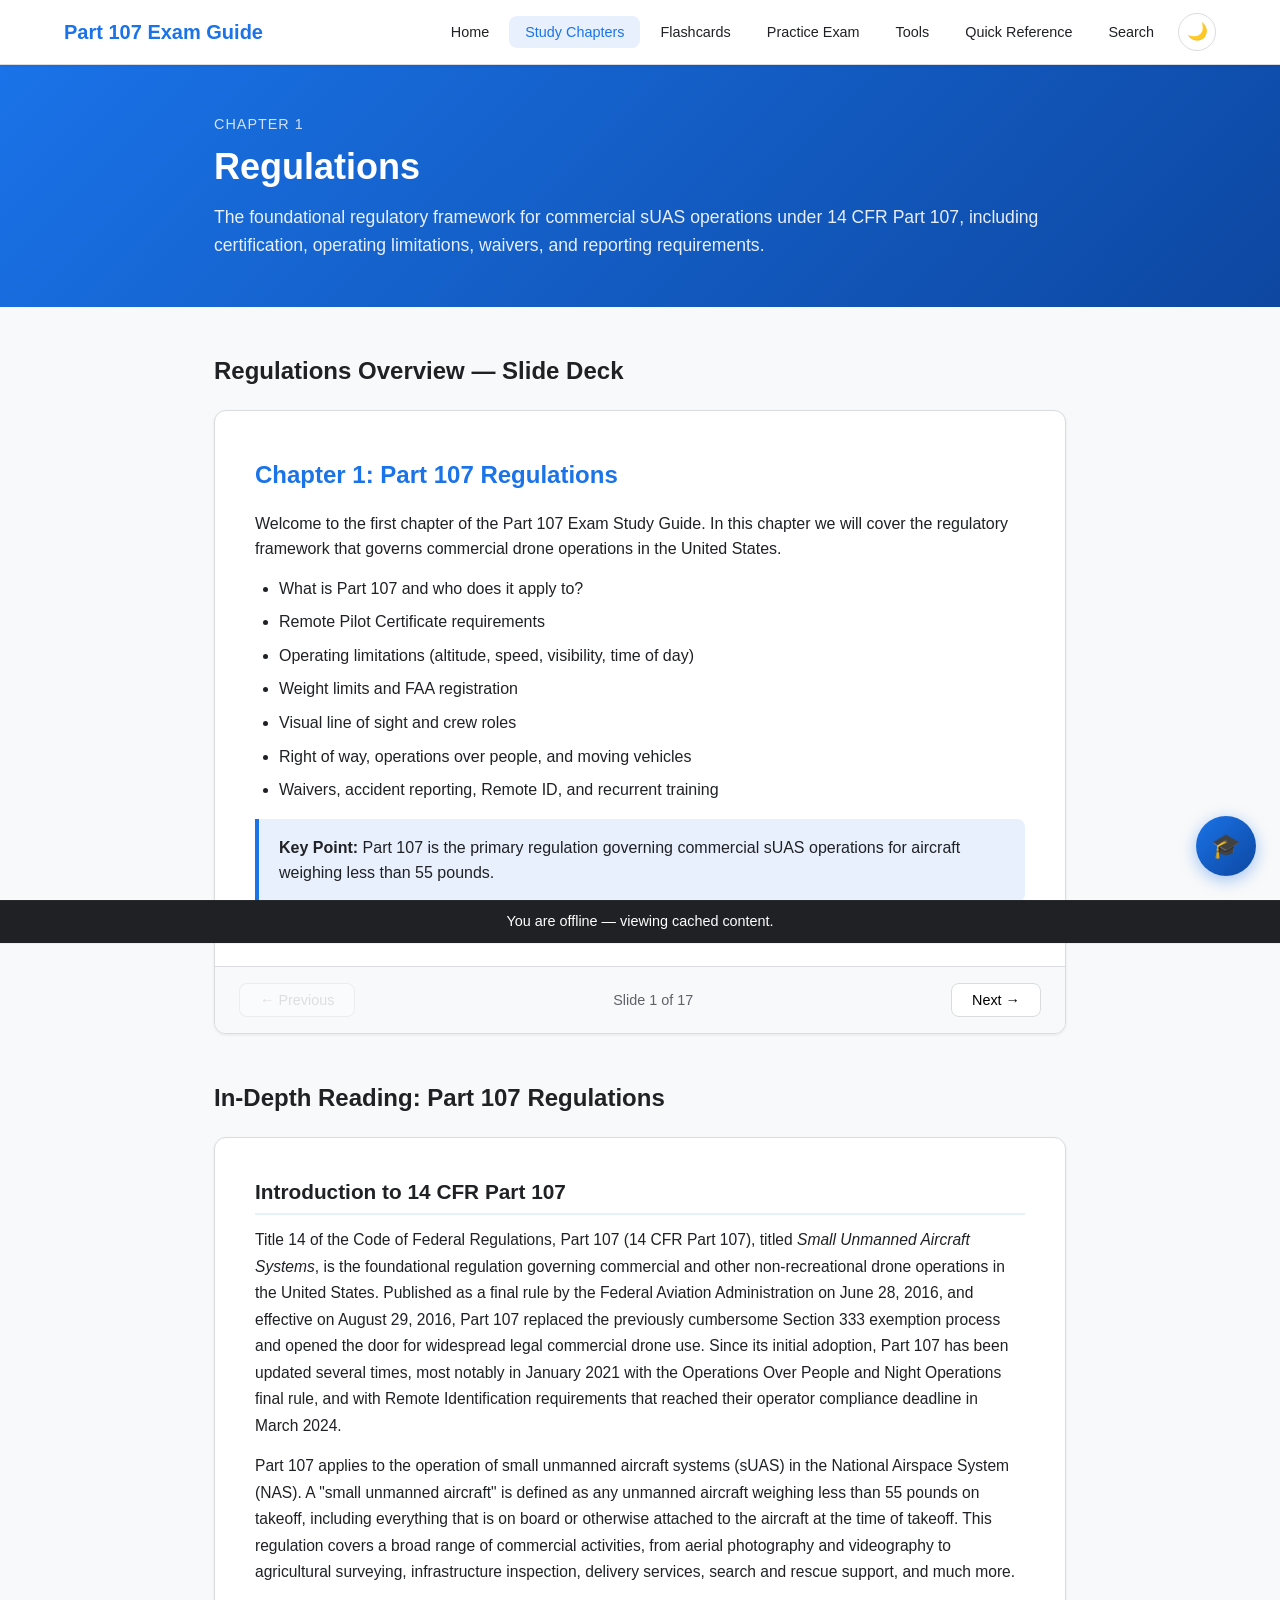
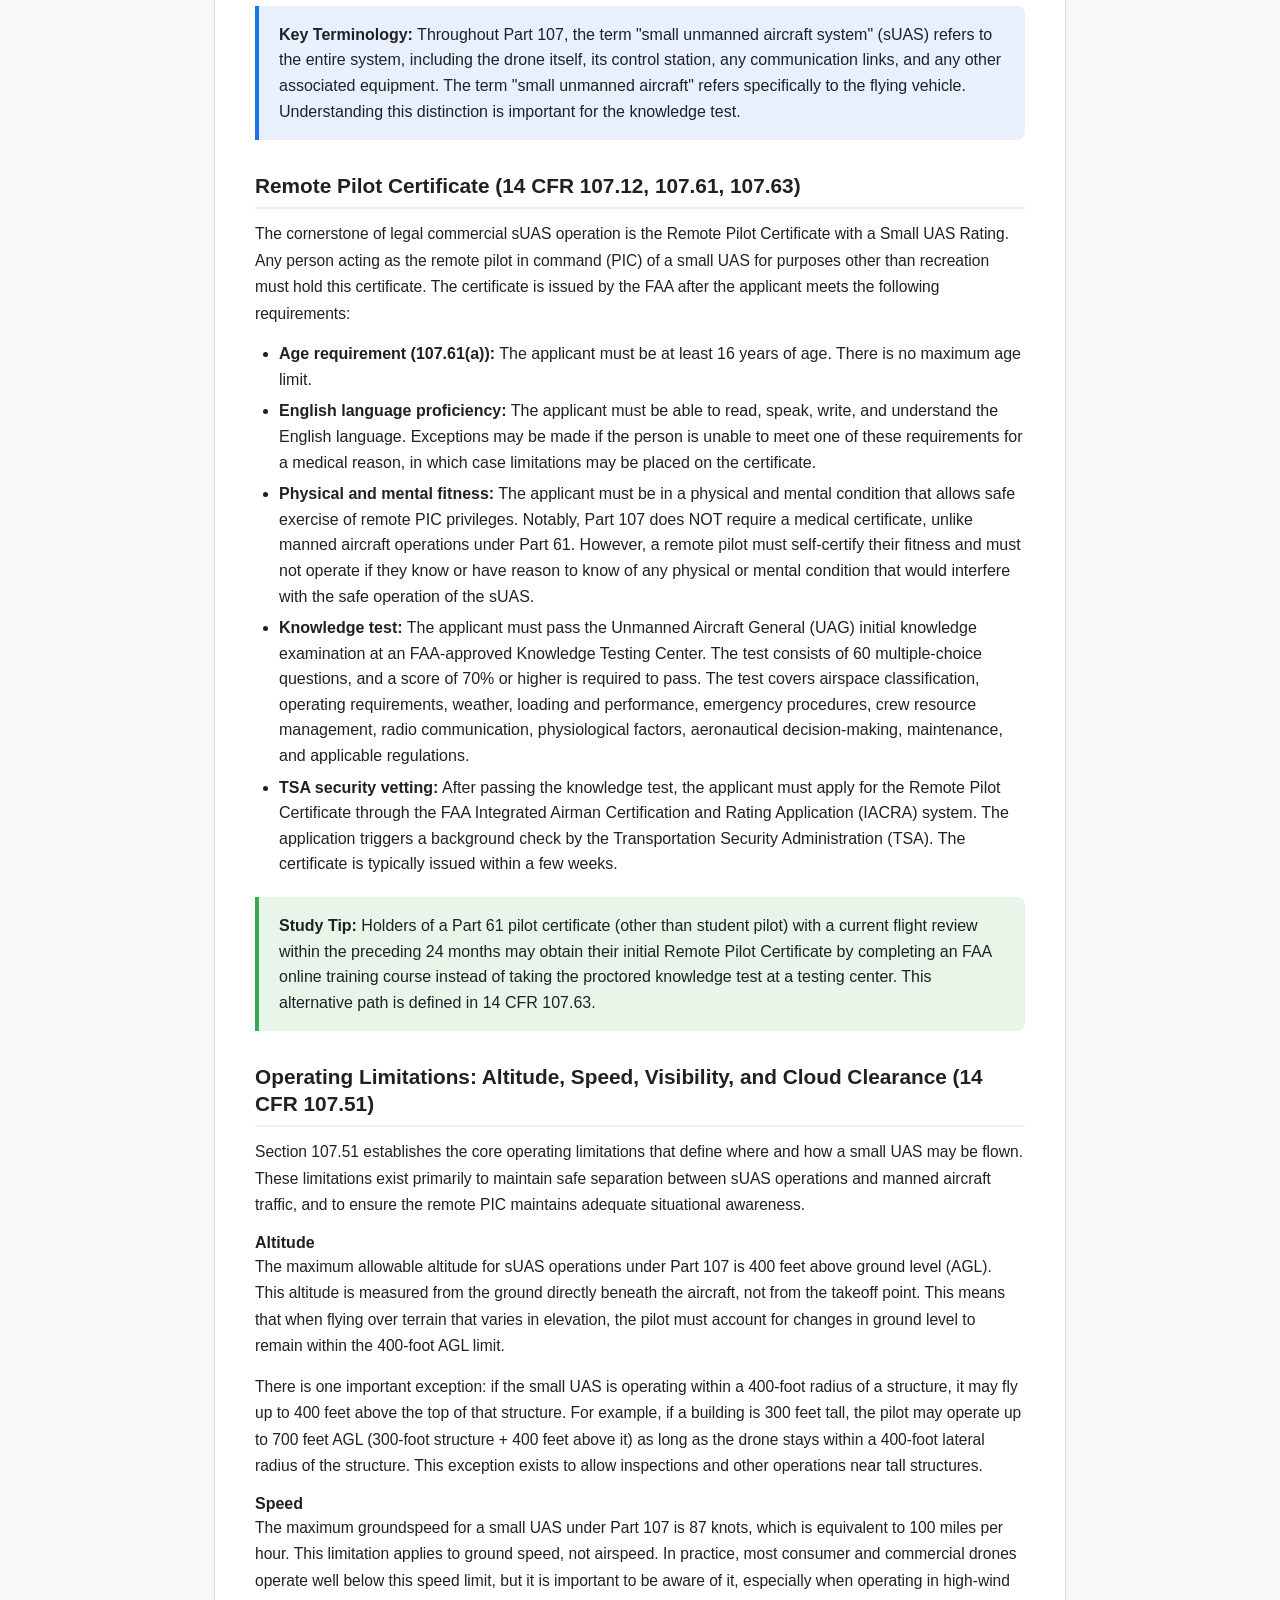
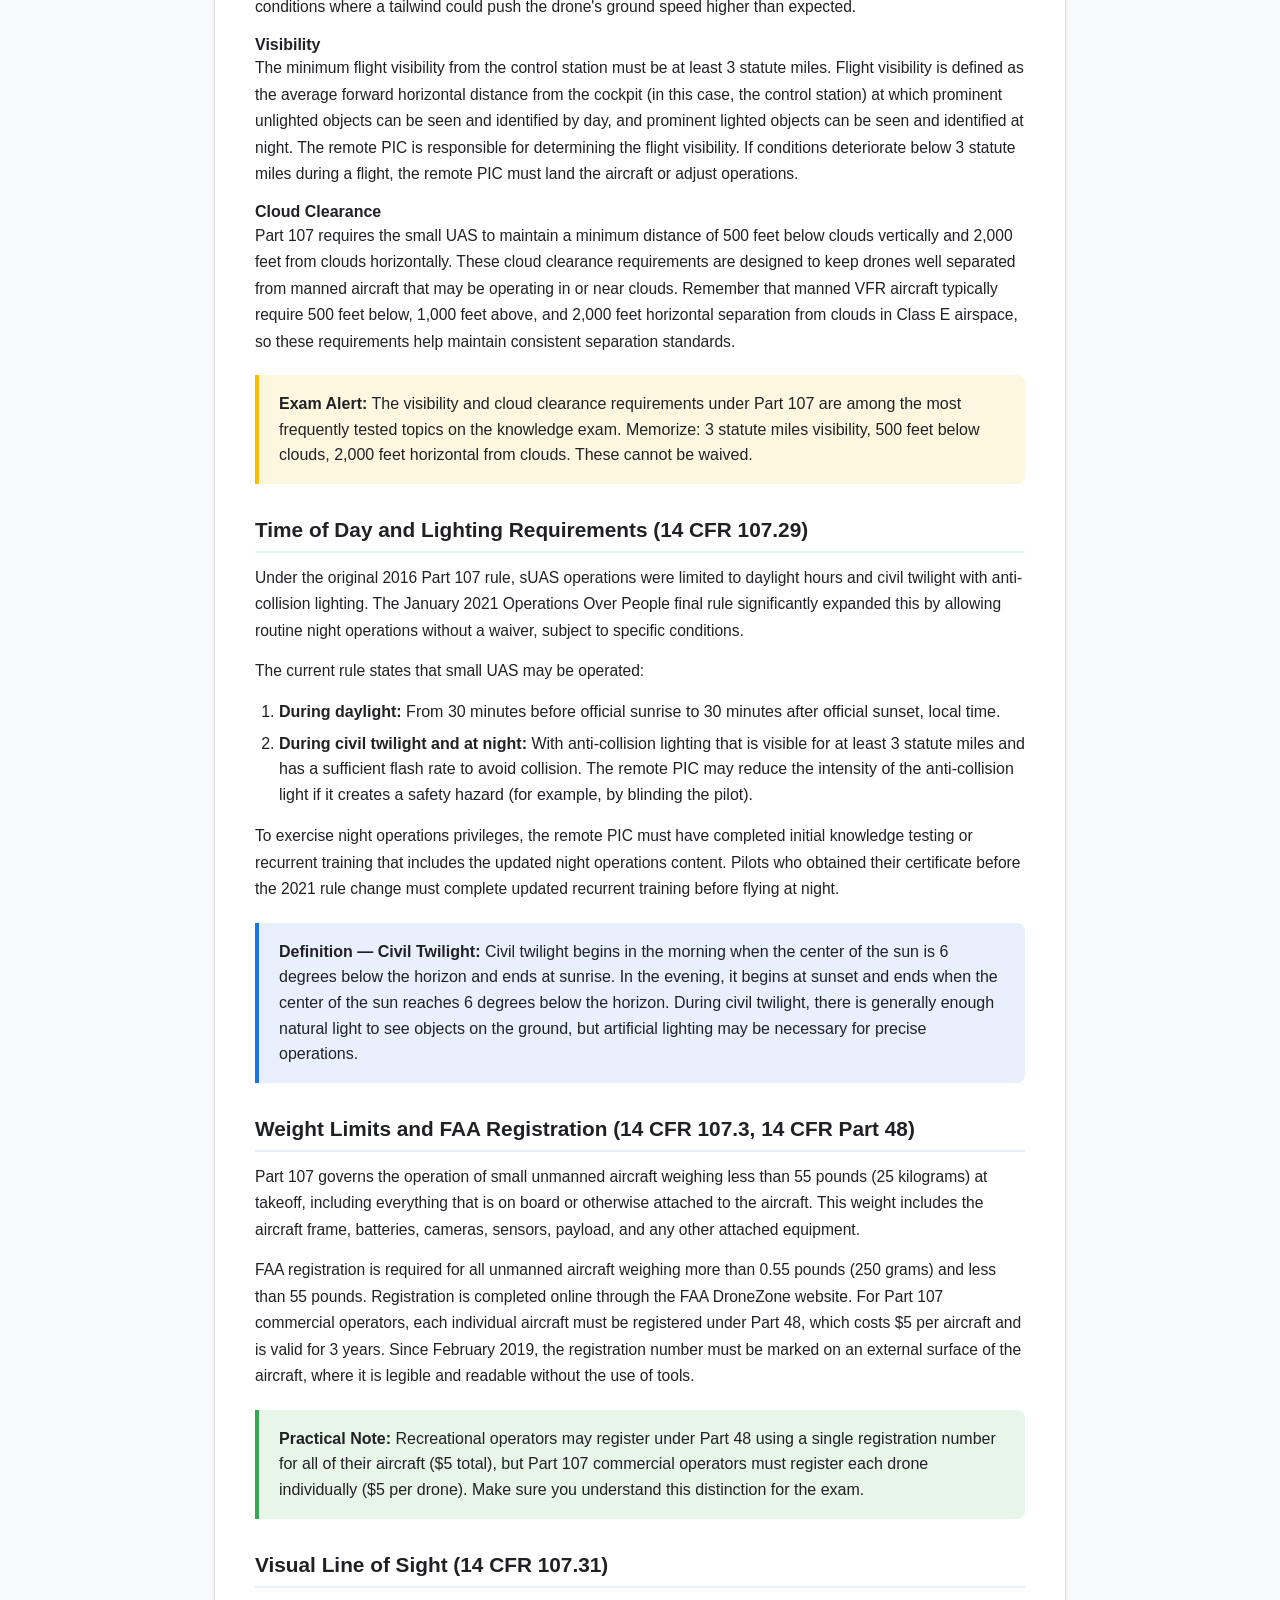
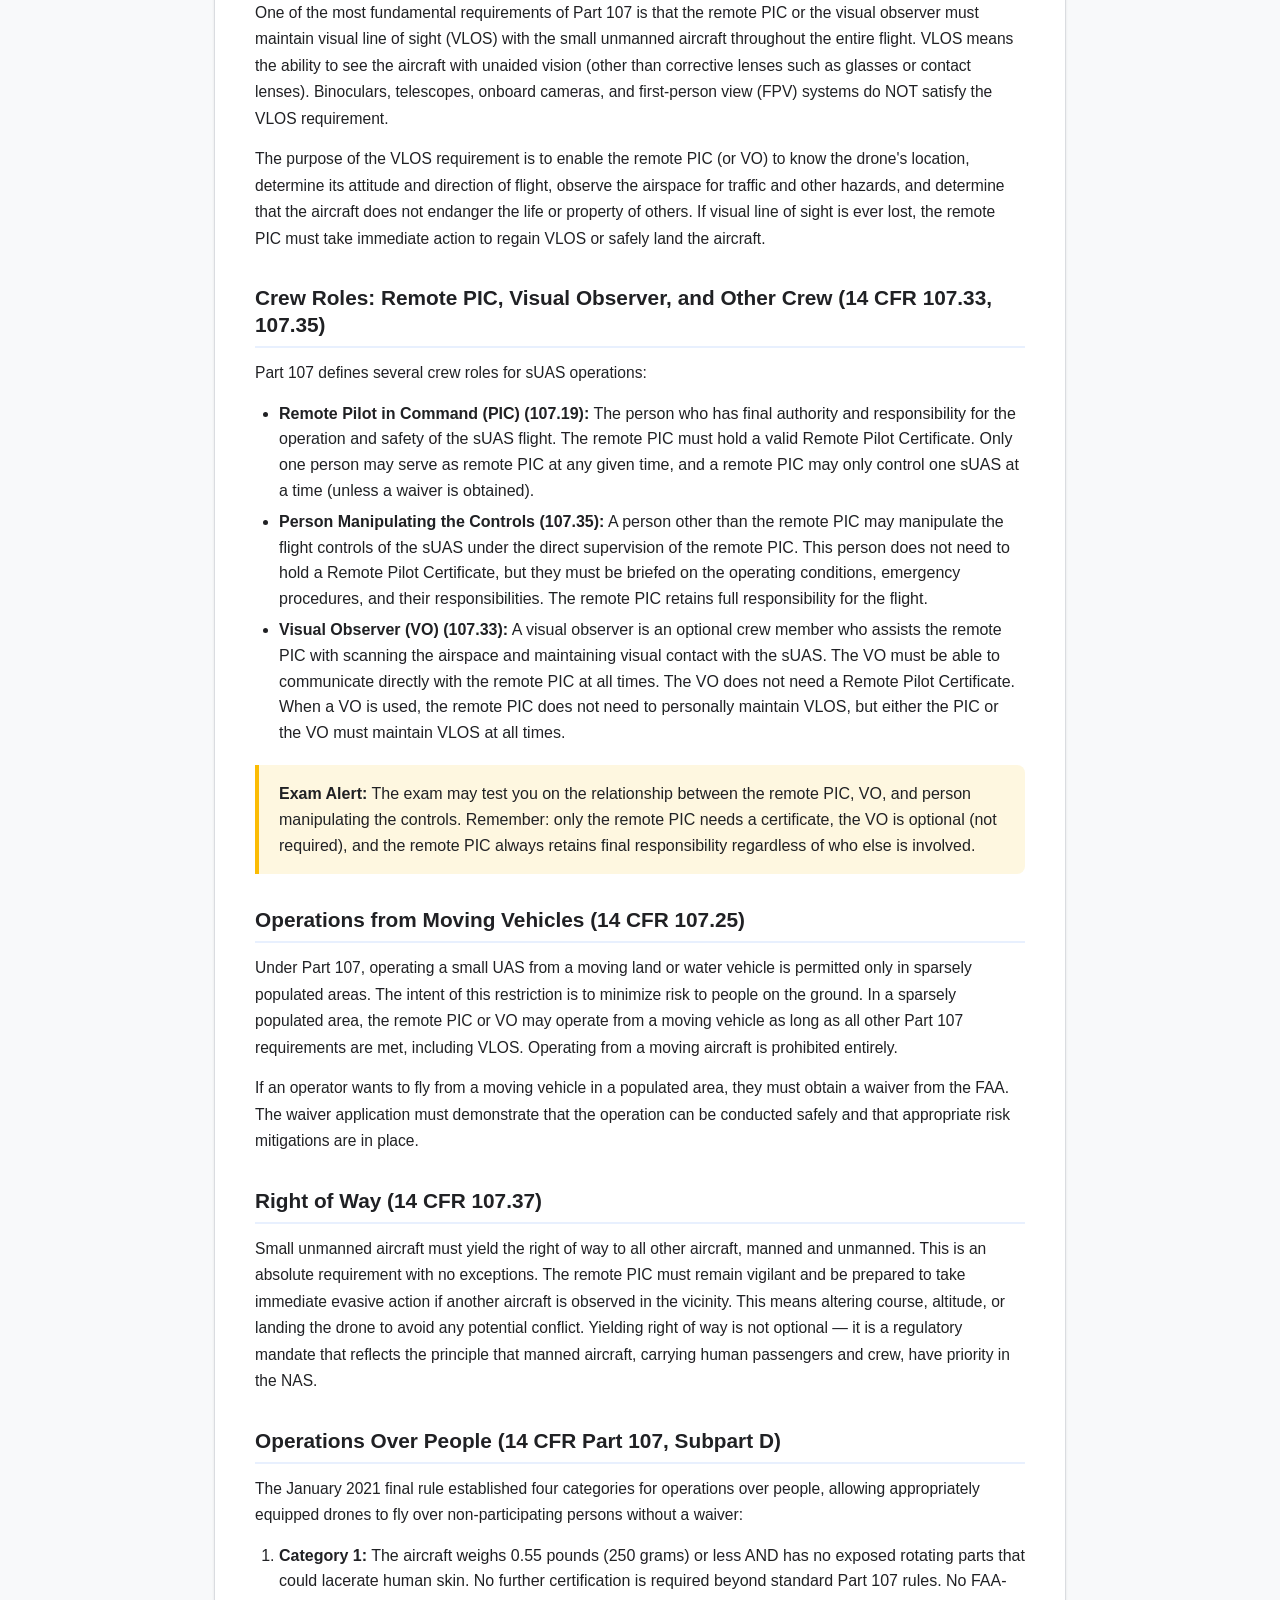
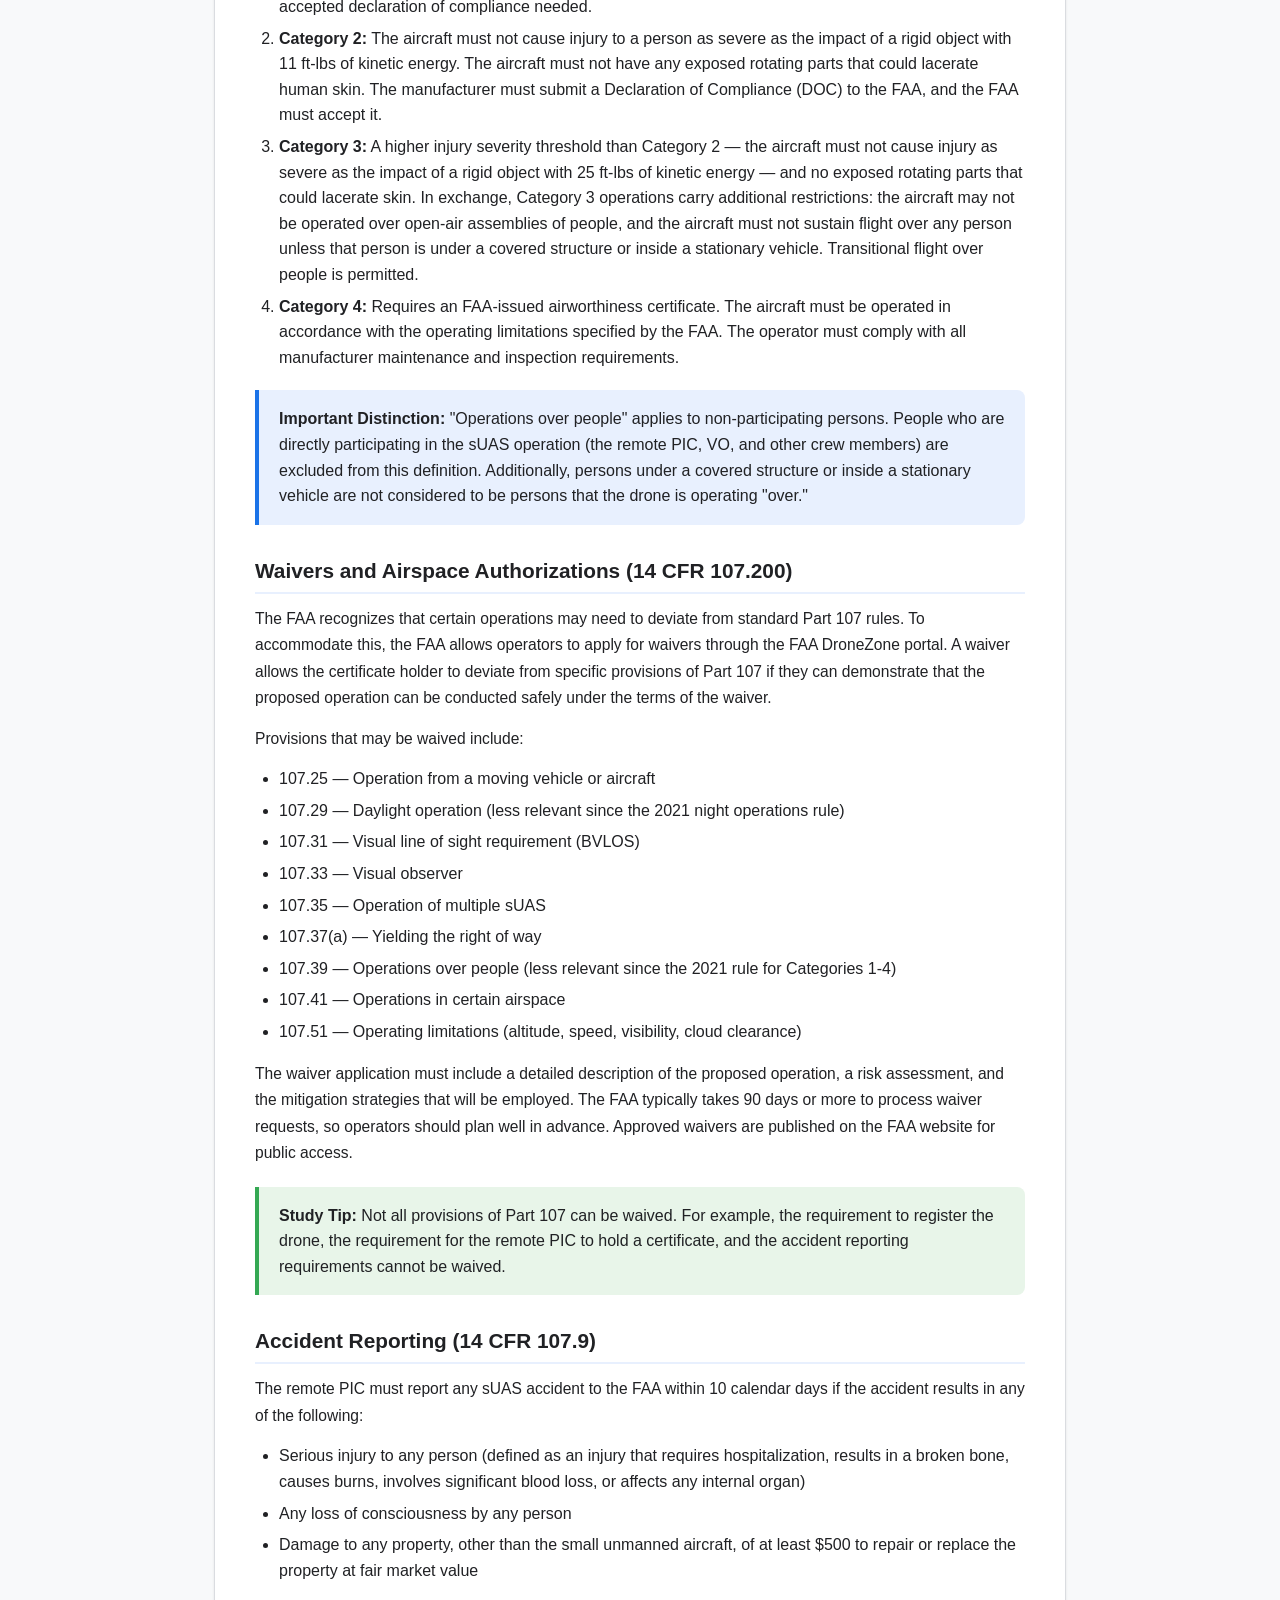
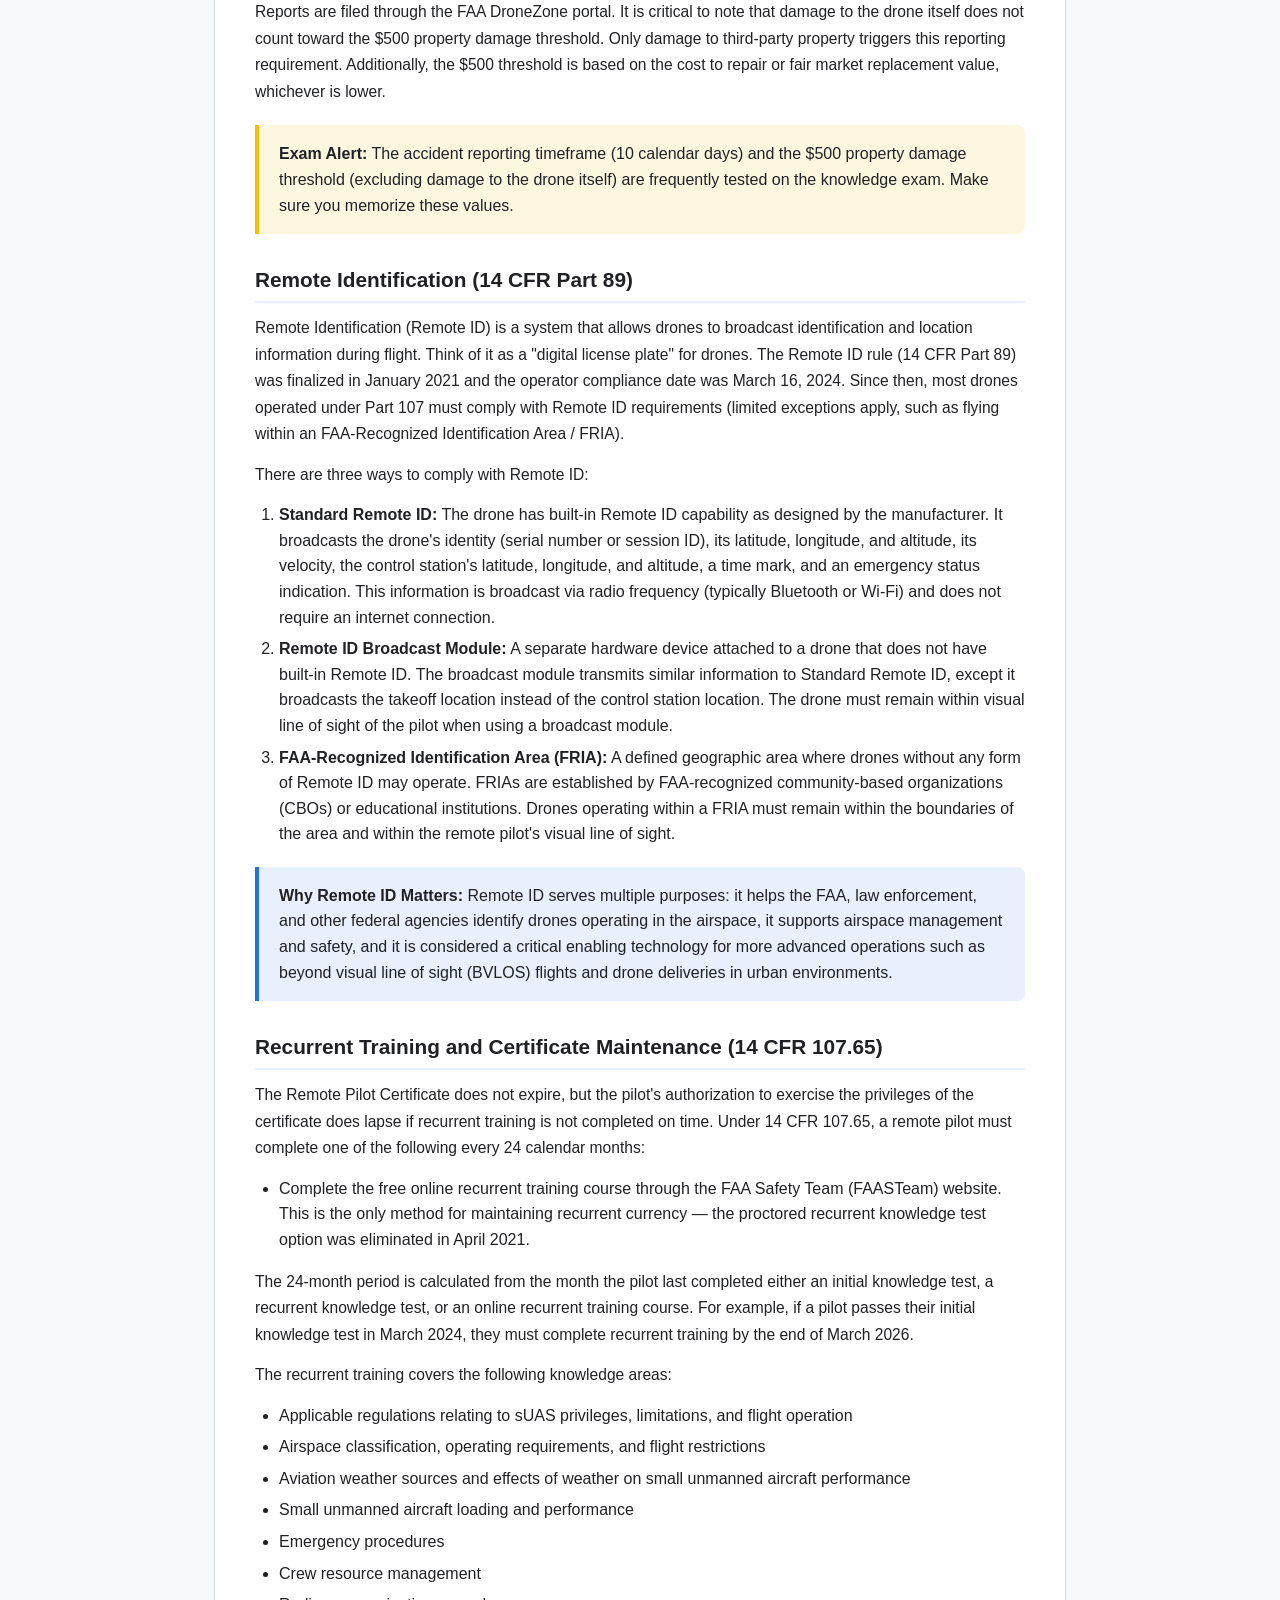
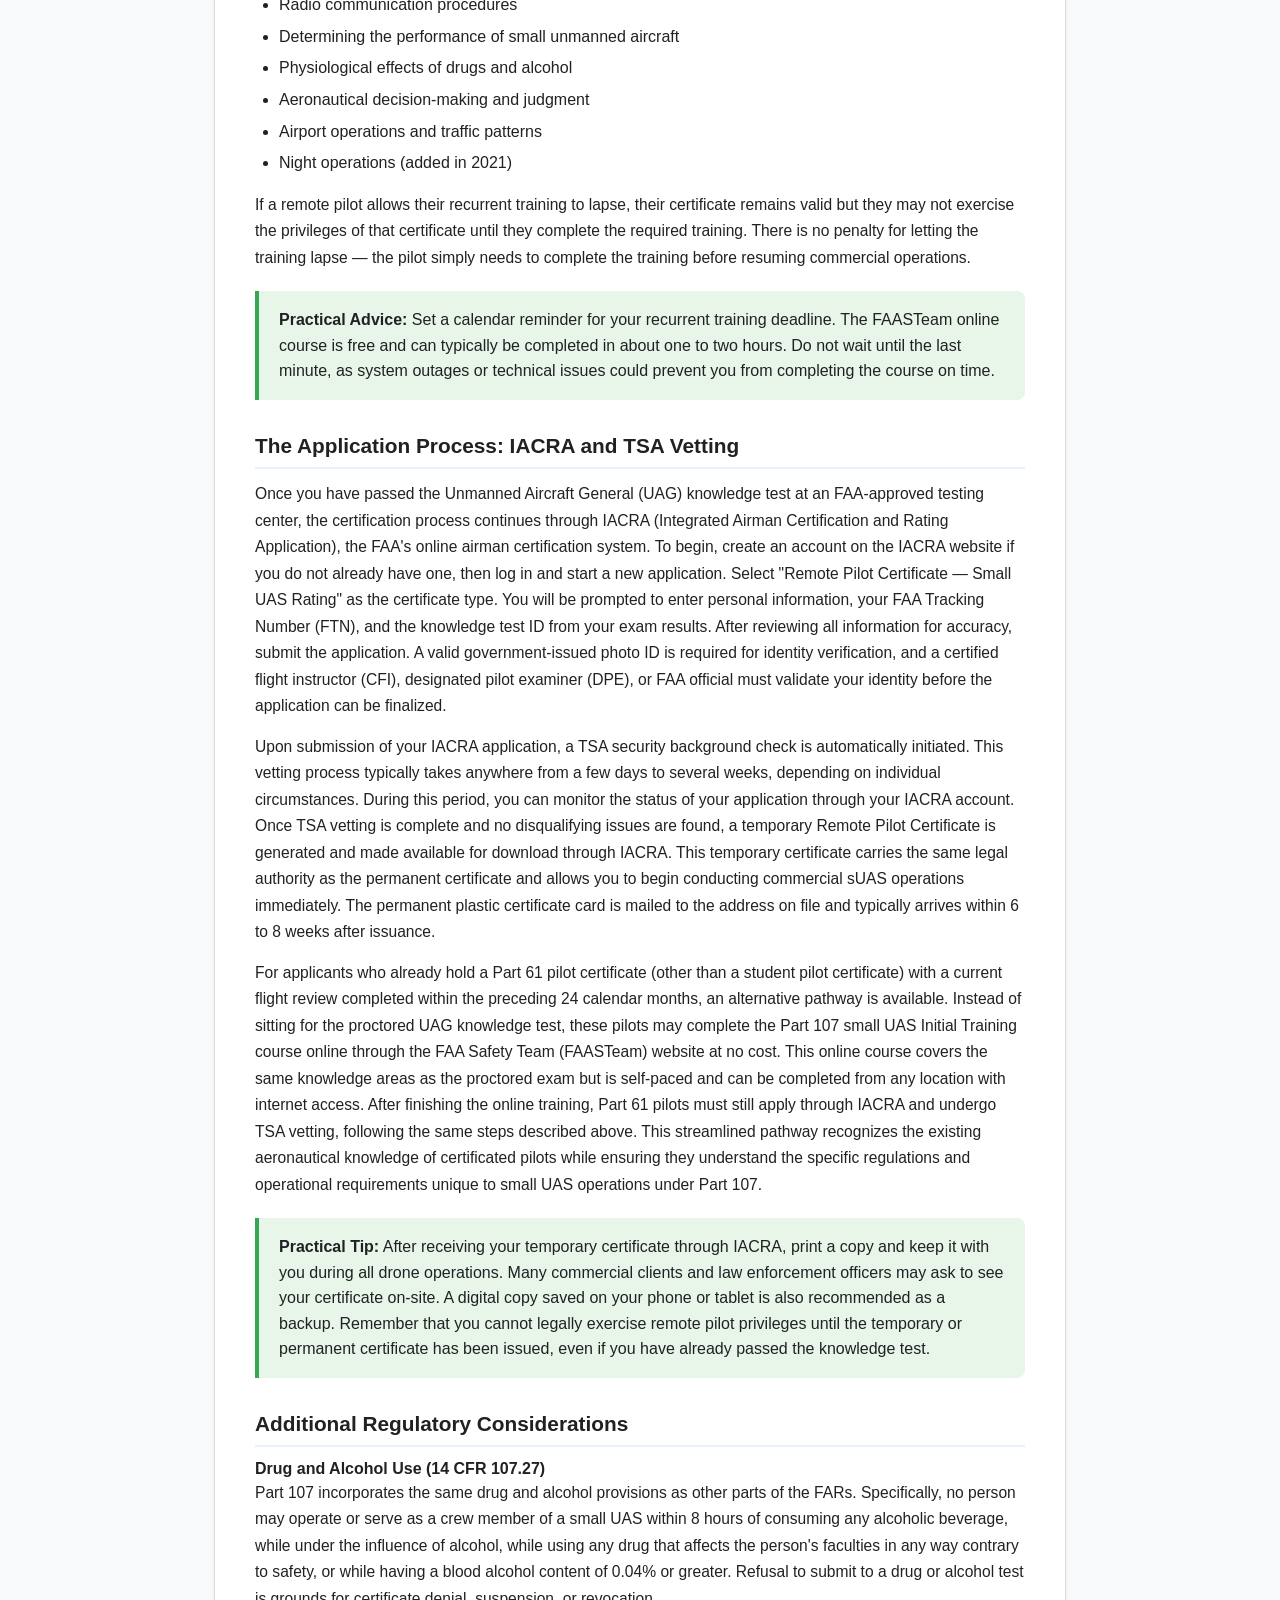
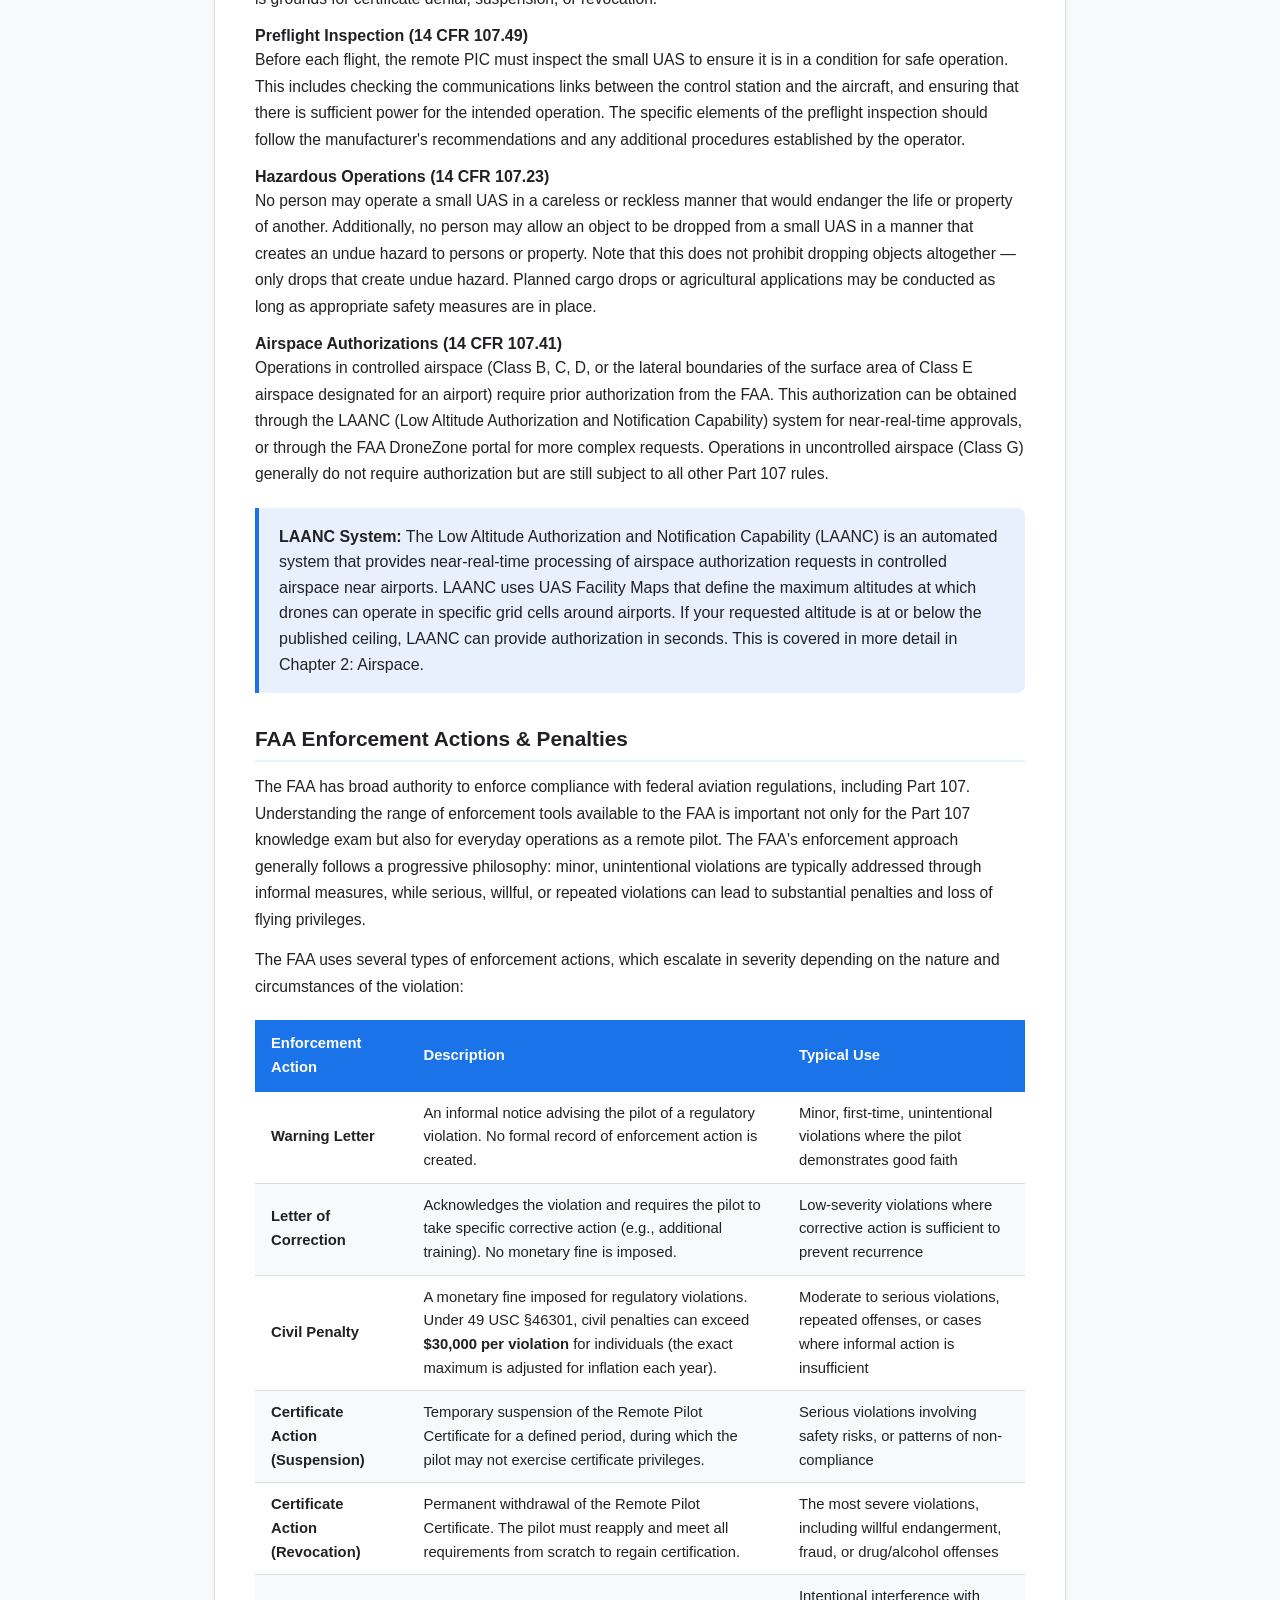
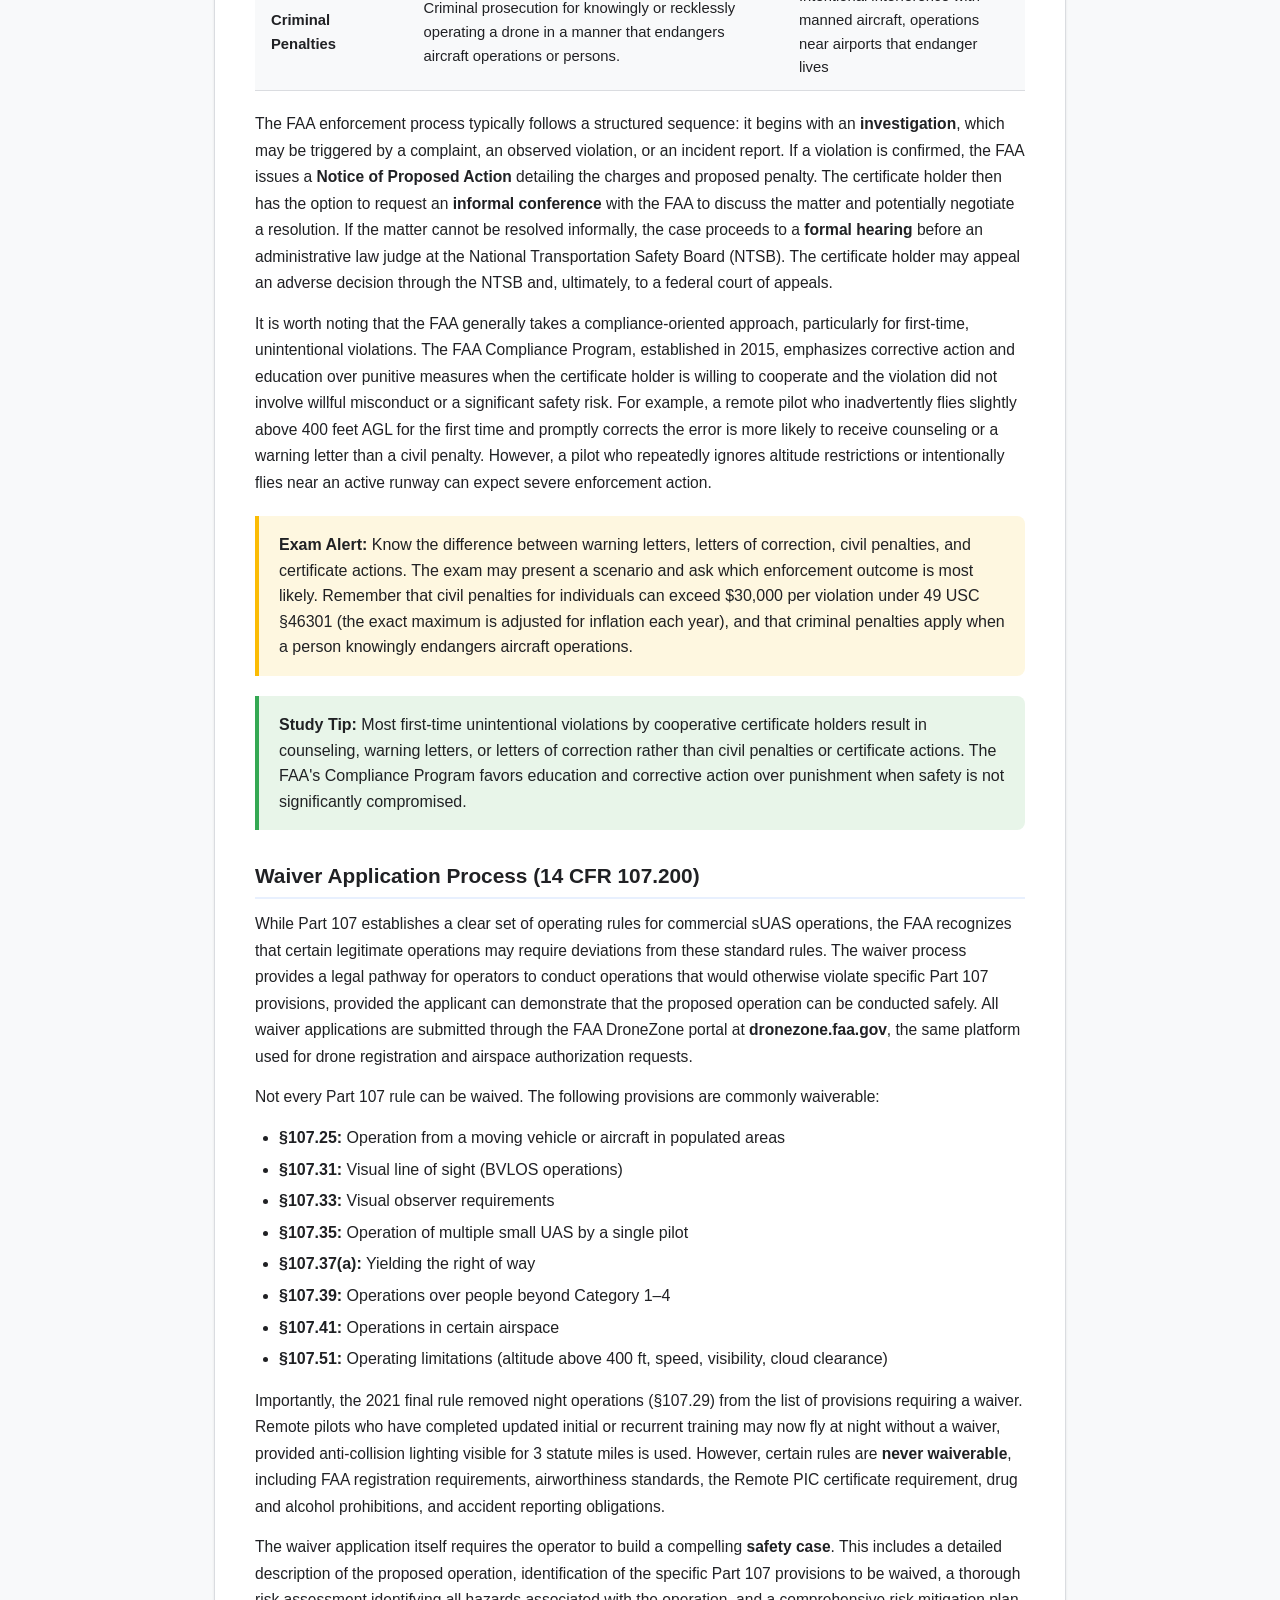
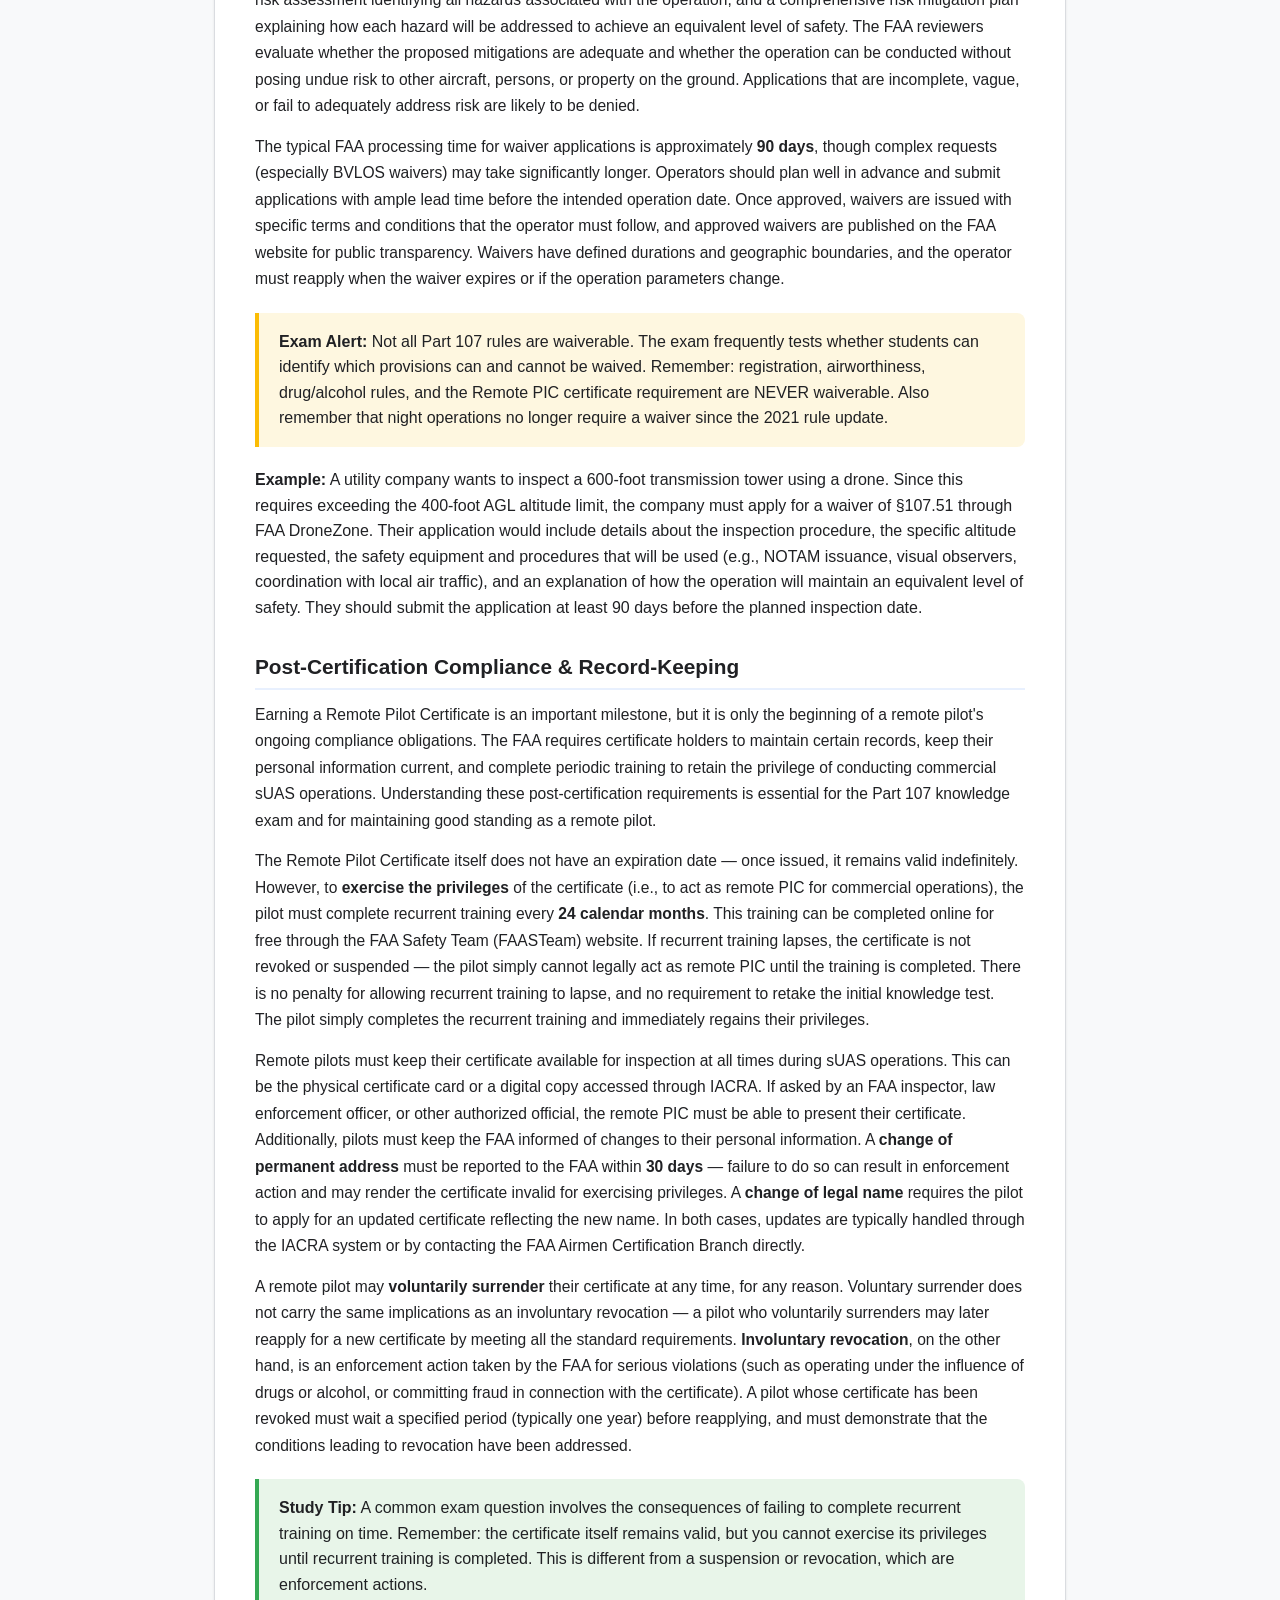
<file: chapters/regulations.html>
<!DOCTYPE html>
<html lang="en">
<head>
    <meta charset="UTF-8">
    <meta name="viewport" content="width=device-width, initial-scale=1.0">
    <meta http-equiv="Content-Security-Policy" content="default-src 'self'; script-src 'self' 'unsafe-inline'; style-src 'self' 'unsafe-inline'; img-src 'self' data:; font-src 'self'; connect-src 'self'; manifest-src 'self'; worker-src 'self'; object-src 'none'; base-uri 'self'; form-action 'self'">
    <title>Chapter 1: Regulations - Part 107 Exam Guide</title>
    <link rel="stylesheet" href="../css/styles.css">
    <link rel="manifest" href="../manifest.json">
    <meta name="theme-color" content="#0b3d91">
    <meta name="description" content="Master 14 CFR Part 107 rules: remote pilot certification, operating limits, altitude and visibility minimums, waivers, accident reporting, and Remote ID.">
    <meta name="robots" content="index, follow">
    <link rel="icon" type="image/svg+xml" href="../icons/favicon.svg">
    <meta property="og:type" content="article">
    <meta property="og:title" content="Chapter 1: Regulations - Part 107 Exam Guide">
    <meta property="og:description" content="Master 14 CFR Part 107 rules: remote pilot certification, operating limits, altitude and visibility minimums, waivers, accident reporting, and Remote ID.">
    <meta property="og:image" content="../icons/icon-512.png">
    <script>(function(){try{var t=localStorage.getItem('part107_theme');if(!t){t=(window.matchMedia&&window.matchMedia('(prefers-color-scheme: dark)').matches)?'dark':'light';}document.documentElement.setAttribute('data-theme',t);}catch(e){}})();</script>
</head>
<body>
    <a href="#main" class="skip-link">Skip to main content</a>
    <header class="site-header">
        <nav class="nav-bar">
            <a href="../index.html" class="logo">Part 107 Exam Guide</a>
            <button class="nav-toggle" aria-label="Toggle navigation">&#9776;</button>
            <ul class="nav-links">
                <li><a href="../index.html">Home</a></li>
                <li class="dropdown">
                    <a href="#" class="active">Study Chapters</a>
                    <ul class="dropdown-menu">
                        <li><a href="regulations.html">1. Regulations</a></li>
                        <li><a href="airspace.html">2. Airspace</a></li>
                        <li><a href="weather.html">3. Weather</a></li>
                        <li><a href="loading-performance.html">4. Loading &amp; Performance</a></li>
                        <li><a href="operations.html">5. Operations</a></li>
                    </ul>
                </li>
                <li><a href="../flashcards.html">Flashcards</a></li>
                <li><a href="../practice-exam.html">Practice Exam</a></li>
                <li class="dropdown">
                    <a href="#">Tools</a>
                    <ul class="dropdown-menu">
                        <li><a href="../dashboard.html">Progress Dashboard</a></li>
                        <li><a href="../tools/metar-decoder.html">METAR Decoder</a></li>
                        <li><a href="../tools/chart-quiz.html">Chart Quiz</a></li>
                    </ul>
                </li>
                <li><a href="../reference.html">Quick Reference</a></li>
            </ul>
        </nav>
    </header>

    <section class="chapter-hero">
        <div class="container">
            <div class="chapter-label">Chapter 1</div>
            <h1>Regulations</h1>
            <p class="chapter-desc">The foundational regulatory framework for commercial sUAS operations under 14 CFR Part 107, including certification, operating limitations, waivers, and reporting requirements.</p>
        </div>
    </section>

    <div class="chapter-content" id="main">
            <!-- ============================================ -->
            <!-- SECTION 1: PRESENTATION SLIDE DECK           -->
            <!-- ============================================ -->
            <div class="presentation">
                <h2>Regulations Overview &mdash; Slide Deck</h2>
                <div class="slide-deck" id="slideDeck1">

                    <!-- Slide 1: Title -->
                    <div class="slide active">
                        <h3>Chapter 1: Part 107 Regulations</h3>
                        <p>Welcome to the first chapter of the Part 107 Exam Study Guide. In this chapter we will cover the regulatory framework that governs commercial drone operations in the United States.</p>
                        <ul>
                            <li>What is Part 107 and who does it apply to?</li>
                            <li>Remote Pilot Certificate requirements</li>
                            <li>Operating limitations (altitude, speed, visibility, time of day)</li>
                            <li>Weight limits and FAA registration</li>
                            <li>Visual line of sight and crew roles</li>
                            <li>Right of way, operations over people, and moving vehicles</li>
                            <li>Waivers, accident reporting, Remote ID, and recurrent training</li>
                        </ul>
                        <div class="key-point">
                            <strong>Key Point:</strong> Part 107 is the primary regulation governing commercial sUAS operations for aircraft weighing less than 55 pounds.
                        </div>
                    </div>

                    <!-- Slide 2: What is Part 107? -->
                    <div class="slide">
                        <h3>What is Part 107?</h3>
                        <p>Title 14 of the Code of Federal Regulations (14 CFR) Part 107 &mdash; officially titled <em>Small Unmanned Aircraft Systems</em> &mdash; establishes the rules for non-recreational sUAS operations in the United States National Airspace System.</p>
                        <ul>
                            <li>Enacted on August 29, 2016 by the Federal Aviation Administration (FAA)</li>
                            <li>Applies to all commercial, governmental, and other non-recreational drone flights</li>
                            <li>Covers small unmanned aircraft weighing less than 55 lbs (including payload)</li>
                            <li>Replaced the need for individual Section 333 exemptions</li>
                        </ul>
                        <div class="example-box">
                            <strong>Example:</strong> A real estate photographer using a drone to capture aerial photos of a property for sale is conducting a commercial operation and must comply with Part 107.
                        </div>
                        <div class="warning-box">
                            <strong>Important:</strong> Recreational flyers operating under the Exception for Limited Recreational Operations (44809) are NOT subject to Part 107, but must follow separate rules.
                        </div>
                    </div>

                    <!-- Slide 3: Remote Pilot Certificate Requirements -->
                    <div class="slide">
                        <h3>Remote Pilot Certificate Requirements</h3>
                        <p>To operate a small UAS commercially under Part 107, the remote pilot in command (PIC) must hold a Remote Pilot Certificate with an sUAS rating (14 CFR 107.12).</p>
                        <ul>
                            <li><strong>Minimum age:</strong> 16 years old</li>
                            <li><strong>Knowledge test:</strong> Pass the FAA Unmanned Aircraft General (UAG) initial knowledge test at an FAA-approved testing center</li>
                            <li><strong>TSA vetting:</strong> Undergo a Transportation Security Administration (TSA) background check</li>
                            <li><strong>English proficiency:</strong> Must be able to read, speak, write, and understand the English language</li>
                            <li><strong>Physical/mental fitness:</strong> Must be in a physical and mental condition to safely exercise remote PIC privileges</li>
                        </ul>
                        <div class="key-point">
                            <strong>Key Point:</strong> Unlike manned aircraft pilots, remote pilots are NOT required to hold an FAA medical certificate. However, a person who holds a Part 61 pilot certificate with a current flight review may take an online initial training course instead of the full knowledge test.
                        </div>
                    </div>

                    <!-- Slide 4: Operating Limitations - Altitude & Speed -->
                    <div class="slide">
                        <h3>Operating Limitations: Altitude &amp; Speed</h3>
                        <p>Part 107 sets strict altitude and speed limitations to keep sUAS safely separated from manned aircraft (14 CFR 107.51).</p>
                        <ul>
                            <li><strong>Maximum altitude:</strong> 400 feet above ground level (AGL)</li>
                            <li><strong>Structure exception:</strong> If operating within a 400-foot radius of a structure, you may fly up to 400 feet above the top of that structure</li>
                            <li><strong>Maximum ground speed:</strong> 87 knots (100 mph)</li>
                        </ul>
                        <div class="example-box">
                            <strong>Example:</strong> A 200-foot tall radio tower stands in an open field. A remote pilot may legally fly up to 600 feet AGL (400 ft above the 200-ft structure) as long as the drone remains within a 400-foot radius of the tower.
                        </div>
                        <div class="warning-box">
                            <strong>Warning:</strong> The 400-foot AGL limit is measured from the ground directly below the drone, not from the launch site. Be careful when flying near hills or terrain changes.
                        </div>
                    </div>

                    <!-- Slide 5: Operating Limitations - Visibility & Cloud Clearance -->
                    <div class="slide">
                        <h3>Operating Limitations: Visibility &amp; Cloud Clearance</h3>
                        <p>Minimum weather visibility and cloud clearance requirements help ensure safe separation from manned aircraft and maintain the remote pilot's ability to see and avoid hazards (14 CFR 107.51).</p>
                        <ul>
                            <li><strong>Minimum flight visibility:</strong> 3 statute miles from the control station</li>
                            <li><strong>Minimum distance below clouds:</strong> 500 feet</li>
                            <li><strong>Minimum horizontal distance from clouds:</strong> 2,000 feet</li>
                        </ul>
                        <div class="key-point">
                            <strong>Key Point:</strong> Flight visibility is the average forward horizontal distance from the control station at which prominent unlighted objects can be seen and identified by day, and prominent lighted objects can be seen and identified by night.
                        </div>
                        <div class="warning-box">
                            <strong>Warning:</strong> These are minimum requirements. If conditions deteriorate during a flight, the remote PIC must land the aircraft or adjust operations to maintain compliance.
                        </div>
                    </div>

                    <!-- Slide 6: Operating Limitations - Time of Day -->
                    <div class="slide">
                        <h3>Operating Limitations: Time of Day</h3>
                        <p>Part 107 restricts when sUAS operations may take place (14 CFR 107.29).</p>
                        <ul>
                            <li><strong>Daylight operations:</strong> 30 minutes before official sunrise to 30 minutes after official sunset (local time)</li>
                            <li><strong>Civil twilight operations:</strong> Permitted during civil twilight with proper anti-collision lighting</li>
                            <li><strong>Anti-collision lighting:</strong> Must be visible for at least 3 statute miles and have a flash rate sufficient to avoid a collision</li>
                            <li><strong>Night operations:</strong> As of the 2021 rule update, night operations are permitted with anti-collision lighting visible for 3 statute miles</li>
                        </ul>
                        <div class="key-point">
                            <strong>Key Point:</strong> The January 2021 Operations Over People final rule eliminated the need for a waiver to fly at night. Remote pilots must complete updated training or recurrent training that includes night operations knowledge areas.
                        </div>
                        <div class="example-box">
                            <strong>Example:</strong> If official sunset is at 7:00 PM, a remote pilot may continue flying until 7:30 PM under daylight rules. After 7:30 PM, anti-collision lighting visible for 3 statute miles is required.
                        </div>
                    </div>

                    <!-- Slide 7: Weight & Registration -->
                    <div class="slide">
                        <h3>Weight Limits &amp; FAA Registration</h3>
                        <p>Part 107 applies only to small unmanned aircraft within a specific weight range. Registration with the FAA is also required (14 CFR 107.3, 48.100).</p>
                        <ul>
                            <li><strong>Maximum takeoff weight:</strong> Less than 55 lbs (25 kg), including everything onboard or attached at the time of takeoff</li>
                            <li><strong>Registration required:</strong> All sUAS weighing between 0.55 lbs (250 grams) and 55 lbs must be registered with the FAA</li>
                            <li><strong>Registration fee:</strong> $5 per aircraft (valid for 3 years)</li>
                            <li><strong>Registration marking:</strong> Registration number must be displayed on an external surface of the aircraft, legible and readable without tools</li>
                        </ul>
                        <div class="warning-box">
                            <strong>Important:</strong> The 55-lb limit includes payload and any attached equipment such as cameras, sensors, or delivery packages. Exceeding this weight requires a different type of airworthiness certification.
                        </div>
                    </div>

                    <!-- Slide 8: Visual Line of Sight & Crew -->
                    <div class="slide">
                        <h3>Visual Line of Sight &amp; Crew Requirements</h3>
                        <p>Maintaining visual line of sight (VLOS) is one of the most fundamental requirements of Part 107 (14 CFR 107.31, 107.33, 107.35).</p>
                        <ul>
                            <li><strong>VLOS required:</strong> The remote PIC or visual observer must be able to see the drone unaided (except for corrective lenses) at all times during flight</li>
                            <li><strong>Visual observer (VO):</strong> Optional, not required; assists with see-and-avoid duties when used</li>
                            <li><strong>One pilot per drone:</strong> A remote PIC may only operate one sUAS at a time</li>
                            <li><strong>No operations from moving aircraft:</strong> You cannot operate an sUAS from a manned aircraft in flight</li>
                            <li><strong>Communication:</strong> Remote PIC and VO must maintain effective communication at all times</li>
                        </ul>
                        <div class="key-point">
                            <strong>Key Point:</strong> First-person view (FPV) goggles alone do NOT satisfy the VLOS requirement. A visual observer or the PIC's unaided vision must be used to maintain line of sight.
                        </div>
                    </div>

                    <!-- Slide 9: Right of Way, Moving Vehicles, Operations Over People -->
                    <div class="slide">
                        <h3>Right of Way, Moving Vehicles &amp; Operations Over People</h3>
                        <p>Part 107 addresses the right-of-way hierarchy, operations from moving vehicles, and the rules for flying over people (14 CFR 107.37, 107.25, Subpart D).</p>
                        <ul>
                            <li><strong>Right of way:</strong> sUAS must yield the right of way to all manned aircraft at all times</li>
                            <li><strong>Moving vehicles:</strong> Operating from a moving vehicle is only permitted in sparsely populated areas (not over people not directly participating)</li>
                            <li><strong>Operations over people categories:</strong>
                                <ul>
                                    <li><strong>Category 1:</strong> Aircraft weighing 0.55 lbs (250 g) or less, including everything onboard, with no exposed rotating parts that could lacerate skin</li>
                                    <li><strong>Category 2:</strong> Must not cause injury above an 11 ft-lb kinetic-energy severity threshold; no exposed rotating parts</li>
                                    <li><strong>Category 3:</strong> Higher injury limit than Category 2 (25 ft-lbs); cannot operate over open-air assemblies, and may sustain flight over people only when they are under a covered structure or inside a stationary vehicle</li>
                                    <li><strong>Category 4:</strong> Requires airworthiness certificate, operating limitations, and maintenance/inspection per manufacturer program</li>
                                </ul>
                            </li>
                        </ul>
                        <div class="warning-box">
                            <strong>Important:</strong> Operating from a moving vehicle in a populated area requires a Part 107 waiver. The remote PIC must always maintain VLOS regardless of whether the vehicle is moving.
                        </div>
                    </div>

                    <!-- Slide 10: Waivers & Reporting -->
                    <div class="slide">
                        <h3>Waivers &amp; Accident Reporting</h3>
                        <p>The FAA allows Part 107 operators to request waivers for certain rules, and mandates accident reporting under specific conditions (14 CFR 107.200, 107.9).</p>
                        <ul>
                            <li><strong>Waivers:</strong> Submitted through the FAA DroneZone website for operations outside standard Part 107 rules</li>
                            <li><strong>Common waiverable provisions:</strong> Operations over people (prior to 2021 rule), beyond visual line of sight (BVLOS), from a moving vehicle in populated areas, multiple aircraft by one pilot</li>
                            <li><strong>Waiver requirements:</strong> Applicant must demonstrate equivalent level of safety</li>
                        </ul>
                        <h3>Accident Reporting (14 CFR 107.9)</h3>
                        <ul>
                            <li><strong>Timeframe:</strong> Must report to the FAA within <strong>10 calendar days</strong></li>
                            <li><strong>Reportable events:</strong>
                                <ul>
                                    <li>Serious injury to any person</li>
                                    <li>Loss of consciousness of any person</li>
                                    <li>Damage to any property (other than the sUAS) of at least <strong>$500</strong></li>
                                </ul>
                            </li>
                        </ul>
                        <div class="key-point">
                            <strong>Key Point:</strong> Damage to the drone itself does not count toward the $500 property damage reporting threshold. Only damage to other property triggers the reporting requirement.
                        </div>
                    </div>

                    <!-- Slide 11: Remote ID Requirements -->
                    <div class="slide">
                        <h3>Remote Identification (Remote ID)</h3>
                        <p>Remote ID is the ability of a drone in flight to provide identification and location information that can be received by other parties. As of March 16, 2024, Remote ID compliance is required for operators (14 CFR Part 89).</p>
                        <ul>
                            <li><strong>Standard Remote ID:</strong> Built into the drone by the manufacturer; broadcasts drone ID, location, altitude, velocity, control station location, and emergency status</li>
                            <li><strong>Remote ID Broadcast Module:</strong> An add-on device for drones without built-in Remote ID; broadcasts from the takeoff location instead of control station location</li>
                            <li><strong>FAA-Recognized Identification Area (FRIA):</strong> A defined geographic area where drones without Remote ID may operate; established by community-based organizations (CBOs) or educational institutions</li>
                        </ul>
                        <div class="warning-box">
                            <strong>Important:</strong> Operating without Remote ID compliance outside of a FRIA is a violation of federal regulations and can result in enforcement action.
                        </div>
                        <div class="key-point">
                            <strong>Key Point:</strong> Remote ID does not require an internet connection to function. It broadcasts identification information using radio frequency broadcast technology (typically Wi-Fi or Bluetooth).
                        </div>
                    </div>

                    <!-- Slide 12: Recurrent Training -->
                    <div class="slide">
                        <h3>Recurrent Training &amp; Certificate Renewal</h3>
                        <p>Remote Pilot Certificates do not expire, but pilots must complete recurrent training to maintain their privileges (14 CFR 107.65).</p>
                        <ul>
                            <li><strong>Recurrent training interval:</strong> Every 24 calendar months from the date of initial knowledge test or last recurrent training/test</li>
                            <li><strong>Online option:</strong> Recurrent training is available as a free online course through the FAA Safety (FAASTeam) website</li>
                            <li><strong>Knowledge areas refreshed:</strong>
                                <ul>
                                    <li>Applicable regulations</li>
                                    <li>Airspace classification and operating requirements</li>
                                    <li>Aviation weather sources and effects on sUAS performance</li>
                                    <li>sUAS loading and performance</li>
                                    <li>Emergency procedures and crew resource management</li>
                                    <li>Operations at night (added with 2021 rule update)</li>
                                </ul>
                            </li>
                            <li><strong>Alternative:</strong> The recurrent training is a free online course completed through the FAA FAASTeam website &mdash; a testing-center visit is not required.</li>
                        </ul>
                        <div class="key-point">
                            <strong>Key Point:</strong> If a remote pilot's recurrent training lapses, they cannot exercise the privileges of their certificate until they complete the recurrent training. The certificate itself remains valid but the pilot is not authorized to fly commercially.
                        </div>
                    </div>

                    <!-- Slide 13: IACRA Application Process -->
                    <div class="slide">
                        <h3>IACRA Application Process</h3>
                        <p>After passing the UAG knowledge test at an FAA-approved testing center, the next step is to apply for your Remote Pilot Certificate through IACRA (Integrated Airman Certification and Rating Application).</p>
                        <ul>
                            <li><strong>Create an IACRA account:</strong> Visit the IACRA website and register for an account if you do not already have one</li>
                            <li><strong>Start a new application:</strong> Select "Remote Pilot Certificate" as the application type and follow the prompts to enter your knowledge test ID and personal information</li>
                            <li><strong>TSA background check:</strong> A Transportation Security Administration (TSA) background check is triggered automatically when your application is submitted &mdash; no separate action is required on your part</li>
                            <li><strong>Temporary certificate:</strong> Once the TSA vetting is complete (typically within a few days), a temporary certificate is issued that allows you to begin exercising remote pilot privileges immediately</li>
                            <li><strong>Permanent certificate:</strong> Your permanent plastic Remote Pilot Certificate card arrives by mail in approximately 6&ndash;8 weeks</li>
                            <li><strong>Identity verification:</strong> You must have a valid government-issued photo ID available for identity verification throughout the application process</li>
                        </ul>
                        <div class="key-point">
                            <strong>Key Point:</strong> Your temporary certificate is just as valid as the permanent card. Keep it accessible during all flight operations until your permanent certificate arrives.
                        </div>
                    </div>

                    <!-- Slide 14: Part 61 Pilot Pathway -->
                    <div class="slide">
                        <h3>Part 61 Pilot Pathway</h3>
                        <p>Holders of an existing Part 61 pilot certificate have an alternative, streamlined pathway to obtain a Remote Pilot Certificate without taking the proctored knowledge test.</p>
                        <ul>
                            <li><strong>Eligibility:</strong> You must hold a Part 61 pilot certificate other than a student pilot certificate (e.g., private, commercial, or ATP certificate)</li>
                            <li><strong>Current flight review required:</strong> You must have completed a flight review within the preceding 24 calendar months, as required under 14 CFR 61.56</li>
                            <li><strong>Online training course:</strong> Instead of the proctored UAG knowledge test, eligible Part 61 pilots complete a free online training course (Part 107 small UAS Initial Training) available through the FAA Safety Team (FAASTeam) website</li>
                            <li><strong>IACRA application still required:</strong> After completing the online training, you must still apply through IACRA for the Remote Pilot Certificate</li>
                            <li><strong>TSA vetting still required:</strong> The TSA background check is still triggered and must be cleared before the certificate is issued</li>
                        </ul>
                        <div class="key-point">
                            <strong>Key Point:</strong> The Part 61 pathway saves time and money by replacing the proctored test with an online course, but the IACRA application and TSA vetting steps remain the same as for non-pilot applicants.
                        </div>
                    </div>

                    <!-- Slide 15: FAA Enforcement Actions & Penalties -->
                    <div class="slide">
                        <h3>FAA Enforcement Actions &amp; Penalties</h3>
                        <p>The FAA has a range of enforcement tools to address violations of Part 107 and other federal aviation regulations. Understanding the enforcement process is important for every remote pilot.</p>
                        <ul>
                            <li><strong>Warning letters:</strong> Informal notices for minor, unintentional violations &mdash; no formal action taken</li>
                            <li><strong>Letters of Correction:</strong> Acknowledgment of a violation with corrective action required; no fine or certificate action</li>
                            <li><strong>Civil penalties:</strong> Monetary fines that can exceed <strong>$30,000 per violation</strong> for individuals under 49 USC &sect;46301 (the exact maximum is adjusted for inflation each year)</li>
                            <li><strong>Certificate actions:</strong> Suspension or revocation of the Remote Pilot Certificate for serious or repeated violations</li>
                            <li><strong>Criminal penalties:</strong> Possible for knowingly or recklessly endangering aircraft operations or persons</li>
                        </ul>
                        <h4>Enforcement Process</h4>
                        <ul>
                            <li>Investigation &rarr; Notice of Proposed Action &rarr; Informal Conference &rarr; Formal Hearing (if unresolved)</li>
                        </ul>
                        <div class="key-point">
                            <strong>Key Point:</strong> Most first-time unintentional violations result in counseling, warning letters, or letters of correction rather than civil penalties or certificate actions.
                        </div>
                    </div>

                    <!-- Slide 16: Waiver Application Process -->
                    <div class="slide">
                        <h3>Waiver Application Process</h3>
                        <p>When an operation requires deviation from standard Part 107 rules, remote pilots can apply for a waiver through the FAA DroneZone portal (dronezone.faa.gov).</p>
                        <ul>
                            <li><strong>Application portal:</strong> FAA DroneZone at dronezone.faa.gov</li>
                            <li><strong>Key waiverable provisions:</strong> Operations over people beyond Cat 1&ndash;4, beyond visual line of sight, altitude above 400 ft, multiple aircraft by one pilot, from moving vehicle in populated area, yield right of way</li>
                            <li><strong>No longer needs waiver:</strong> Night operations (&sect;107.29) &mdash; removed in the 2021 final rule</li>
                            <li><strong>Not waiverable:</strong> Registration, airworthiness, drug/alcohol rules, Remote PIC certificate requirement</li>
                            <li><strong>Application requires:</strong> Detailed safety case and risk mitigation plan demonstrating equivalent level of safety</li>
                            <li><strong>Typical processing time:</strong> Approximately <strong>90 days</strong> &mdash; plan well in advance</li>
                        </ul>
                        <div class="warning-box">
                            <strong>Important:</strong> Not all Part 107 rules are waiverable. Registration requirements, airworthiness standards, drug and alcohol prohibitions, and the Remote PIC certificate requirement cannot be waived under any circumstances.
                        </div>
                    </div>

                    <!-- Slide 17: Post-Certification Compliance & Record-Keeping -->
                    <div class="slide">
                        <h3>Post-Certification Compliance &amp; Record-Keeping</h3>
                        <p>After earning your Remote Pilot Certificate, ongoing compliance obligations ensure you remain authorized to conduct commercial sUAS operations.</p>
                        <ul>
                            <li><strong>Certificate validity:</strong> The Remote Pilot Certificate does not expire, but you must complete recurrent training every <strong>24 calendar months</strong> to exercise its privileges</li>
                            <li><strong>Making certificate available:</strong> Must be available for inspection upon request (physical card or digital copy via IACRA)</li>
                            <li><strong>Change of address:</strong> Must notify the FAA within <strong>30 days</strong> of a permanent address change</li>
                            <li><strong>Change of name:</strong> Must apply for an updated certificate reflecting the new legal name</li>
                            <li><strong>Voluntary surrender:</strong> A pilot may voluntarily surrender their certificate at any time</li>
                            <li><strong>Involuntary revocation:</strong> The FAA may revoke a certificate for serious violations or failure to meet eligibility requirements</li>
                        </ul>
                        <div class="key-point">
                            <strong>Key Point:</strong> Failure to complete recurrent training does not revoke your certificate &mdash; it simply means you cannot exercise its privileges until you complete the required training.
                        </div>
                    </div>

                    <div class="slide-controls">
                        <button class="slide-btn prev" disabled>&larr; Previous</button>
                        <span class="slide-counter">Slide 1 of 17</span>
                        <button class="slide-btn next">Next &rarr;</button>
                    </div>
                </div>
            </div>

            <!-- ============================================ -->
            <!-- SECTION 2: IN-DEPTH READING                  -->
            <!-- ============================================ -->
            <div class="reading-section">
                <h2>In-Depth Reading: Part 107 Regulations</h2>
                <div class="reading-content">

                    <h3>Introduction to 14 CFR Part 107</h3>
                    <p>Title 14 of the Code of Federal Regulations, Part 107 (14 CFR Part 107), titled <em>Small Unmanned Aircraft Systems</em>, is the foundational regulation governing commercial and other non-recreational drone operations in the United States. Published as a final rule by the Federal Aviation Administration on June 28, 2016, and effective on August 29, 2016, Part 107 replaced the previously cumbersome Section 333 exemption process and opened the door for widespread legal commercial drone use. Since its initial adoption, Part 107 has been updated several times, most notably in January 2021 with the Operations Over People and Night Operations final rule, and with Remote Identification requirements that reached their operator compliance deadline in March 2024.</p>

                    <p>Part 107 applies to the operation of small unmanned aircraft systems (sUAS) in the National Airspace System (NAS). A "small unmanned aircraft" is defined as any unmanned aircraft weighing less than 55 pounds on takeoff, including everything that is on board or otherwise attached to the aircraft at the time of takeoff. This regulation covers a broad range of commercial activities, from aerial photography and videography to agricultural surveying, infrastructure inspection, delivery services, search and rescue support, and much more.</p>

                    <div class="info-box">
                        <strong>Key Terminology:</strong> Throughout Part 107, the term "small unmanned aircraft system" (sUAS) refers to the entire system, including the drone itself, its control station, any communication links, and any other associated equipment. The term "small unmanned aircraft" refers specifically to the flying vehicle. Understanding this distinction is important for the knowledge test.
                    </div>

                    <h3>Remote Pilot Certificate (14 CFR 107.12, 107.61, 107.63)</h3>
                    <p>The cornerstone of legal commercial sUAS operation is the Remote Pilot Certificate with a Small UAS Rating. Any person acting as the remote pilot in command (PIC) of a small UAS for purposes other than recreation must hold this certificate. The certificate is issued by the FAA after the applicant meets the following requirements:</p>

                    <ul>
                        <li><strong>Age requirement (107.61(a)):</strong> The applicant must be at least 16 years of age. There is no maximum age limit.</li>
                        <li><strong>English language proficiency:</strong> The applicant must be able to read, speak, write, and understand the English language. Exceptions may be made if the person is unable to meet one of these requirements for a medical reason, in which case limitations may be placed on the certificate.</li>
                        <li><strong>Physical and mental fitness:</strong> The applicant must be in a physical and mental condition that allows safe exercise of remote PIC privileges. Notably, Part 107 does NOT require a medical certificate, unlike manned aircraft operations under Part 61. However, a remote pilot must self-certify their fitness and must not operate if they know or have reason to know of any physical or mental condition that would interfere with the safe operation of the sUAS.</li>
                        <li><strong>Knowledge test:</strong> The applicant must pass the Unmanned Aircraft General (UAG) initial knowledge examination at an FAA-approved Knowledge Testing Center. The test consists of 60 multiple-choice questions, and a score of 70% or higher is required to pass. The test covers airspace classification, operating requirements, weather, loading and performance, emergency procedures, crew resource management, radio communication, physiological factors, aeronautical decision-making, maintenance, and applicable regulations.</li>
                        <li><strong>TSA security vetting:</strong> After passing the knowledge test, the applicant must apply for the Remote Pilot Certificate through the FAA Integrated Airman Certification and Rating Application (IACRA) system. The application triggers a background check by the Transportation Security Administration (TSA). The certificate is typically issued within a few weeks.</li>
                    </ul>

                    <div class="tip-box">
                        <strong>Study Tip:</strong> Holders of a Part 61 pilot certificate (other than student pilot) with a current flight review within the preceding 24 months may obtain their initial Remote Pilot Certificate by completing an FAA online training course instead of taking the proctored knowledge test at a testing center. This alternative path is defined in 14 CFR 107.63.
                    </div>

                    <h3>Operating Limitations: Altitude, Speed, Visibility, and Cloud Clearance (14 CFR 107.51)</h3>
                    <p>Section 107.51 establishes the core operating limitations that define where and how a small UAS may be flown. These limitations exist primarily to maintain safe separation between sUAS operations and manned aircraft traffic, and to ensure the remote PIC maintains adequate situational awareness.</p>

                    <h4>Altitude</h4>
                    <p>The maximum allowable altitude for sUAS operations under Part 107 is 400 feet above ground level (AGL). This altitude is measured from the ground directly beneath the aircraft, not from the takeoff point. This means that when flying over terrain that varies in elevation, the pilot must account for changes in ground level to remain within the 400-foot AGL limit.</p>

                    <p>There is one important exception: if the small UAS is operating within a 400-foot radius of a structure, it may fly up to 400 feet above the top of that structure. For example, if a building is 300 feet tall, the pilot may operate up to 700 feet AGL (300-foot structure + 400 feet above it) as long as the drone stays within a 400-foot lateral radius of the structure. This exception exists to allow inspections and other operations near tall structures.</p>

                    <h4>Speed</h4>
                    <p>The maximum groundspeed for a small UAS under Part 107 is 87 knots, which is equivalent to 100 miles per hour. This limitation applies to ground speed, not airspeed. In practice, most consumer and commercial drones operate well below this speed limit, but it is important to be aware of it, especially when operating in high-wind conditions where a tailwind could push the drone's ground speed higher than expected.</p>

                    <h4>Visibility</h4>
                    <p>The minimum flight visibility from the control station must be at least 3 statute miles. Flight visibility is defined as the average forward horizontal distance from the cockpit (in this case, the control station) at which prominent unlighted objects can be seen and identified by day, and prominent lighted objects can be seen and identified at night. The remote PIC is responsible for determining the flight visibility. If conditions deteriorate below 3 statute miles during a flight, the remote PIC must land the aircraft or adjust operations.</p>

                    <h4>Cloud Clearance</h4>
                    <p>Part 107 requires the small UAS to maintain a minimum distance of 500 feet below clouds vertically and 2,000 feet from clouds horizontally. These cloud clearance requirements are designed to keep drones well separated from manned aircraft that may be operating in or near clouds. Remember that manned VFR aircraft typically require 500 feet below, 1,000 feet above, and 2,000 feet horizontal separation from clouds in Class E airspace, so these requirements help maintain consistent separation standards.</p>

                    <div class="warning-box">
                        <strong>Exam Alert:</strong> The visibility and cloud clearance requirements under Part 107 are among the most frequently tested topics on the knowledge exam. Memorize: 3 statute miles visibility, 500 feet below clouds, 2,000 feet horizontal from clouds. These cannot be waived.
                    </div>

                    <h3>Time of Day and Lighting Requirements (14 CFR 107.29)</h3>
                    <p>Under the original 2016 Part 107 rule, sUAS operations were limited to daylight hours and civil twilight with anti-collision lighting. The January 2021 Operations Over People final rule significantly expanded this by allowing routine night operations without a waiver, subject to specific conditions.</p>

                    <p>The current rule states that small UAS may be operated:</p>
                    <ol>
                        <li><strong>During daylight:</strong> From 30 minutes before official sunrise to 30 minutes after official sunset, local time.</li>
                        <li><strong>During civil twilight and at night:</strong> With anti-collision lighting that is visible for at least 3 statute miles and has a sufficient flash rate to avoid collision. The remote PIC may reduce the intensity of the anti-collision light if it creates a safety hazard (for example, by blinding the pilot).</li>
                    </ol>

                    <p>To exercise night operations privileges, the remote PIC must have completed initial knowledge testing or recurrent training that includes the updated night operations content. Pilots who obtained their certificate before the 2021 rule change must complete updated recurrent training before flying at night.</p>

                    <div class="info-box">
                        <strong>Definition &mdash; Civil Twilight:</strong> Civil twilight begins in the morning when the center of the sun is 6 degrees below the horizon and ends at sunrise. In the evening, it begins at sunset and ends when the center of the sun reaches 6 degrees below the horizon. During civil twilight, there is generally enough natural light to see objects on the ground, but artificial lighting may be necessary for precise operations.
                    </div>

                    <h3>Weight Limits and FAA Registration (14 CFR 107.3, 14 CFR Part 48)</h3>
                    <p>Part 107 governs the operation of small unmanned aircraft weighing less than 55 pounds (25 kilograms) at takeoff, including everything that is on board or otherwise attached to the aircraft. This weight includes the aircraft frame, batteries, cameras, sensors, payload, and any other attached equipment.</p>

                    <p>FAA registration is required for all unmanned aircraft weighing more than 0.55 pounds (250 grams) and less than 55 pounds. Registration is completed online through the FAA DroneZone website. For Part 107 commercial operators, each individual aircraft must be registered under Part 48, which costs $5 per aircraft and is valid for 3 years. Since February 2019, the registration number must be marked on an external surface of the aircraft, where it is legible and readable without the use of tools.</p>

                    <div class="tip-box">
                        <strong>Practical Note:</strong> Recreational operators may register under Part 48 using a single registration number for all of their aircraft ($5 total), but Part 107 commercial operators must register each drone individually ($5 per drone). Make sure you understand this distinction for the exam.
                    </div>

                    <h3>Visual Line of Sight (14 CFR 107.31)</h3>
                    <p>One of the most fundamental requirements of Part 107 is that the remote PIC or the visual observer must maintain visual line of sight (VLOS) with the small unmanned aircraft throughout the entire flight. VLOS means the ability to see the aircraft with unaided vision (other than corrective lenses such as glasses or contact lenses). Binoculars, telescopes, onboard cameras, and first-person view (FPV) systems do NOT satisfy the VLOS requirement.</p>

                    <p>The purpose of the VLOS requirement is to enable the remote PIC (or VO) to know the drone's location, determine its attitude and direction of flight, observe the airspace for traffic and other hazards, and determine that the aircraft does not endanger the life or property of others. If visual line of sight is ever lost, the remote PIC must take immediate action to regain VLOS or safely land the aircraft.</p>

                    <h3>Crew Roles: Remote PIC, Visual Observer, and Other Crew (14 CFR 107.33, 107.35)</h3>
                    <p>Part 107 defines several crew roles for sUAS operations:</p>
                    <ul>
                        <li><strong>Remote Pilot in Command (PIC) (107.19):</strong> The person who has final authority and responsibility for the operation and safety of the sUAS flight. The remote PIC must hold a valid Remote Pilot Certificate. Only one person may serve as remote PIC at any given time, and a remote PIC may only control one sUAS at a time (unless a waiver is obtained).</li>
                        <li><strong>Person Manipulating the Controls (107.35):</strong> A person other than the remote PIC may manipulate the flight controls of the sUAS under the direct supervision of the remote PIC. This person does not need to hold a Remote Pilot Certificate, but they must be briefed on the operating conditions, emergency procedures, and their responsibilities. The remote PIC retains full responsibility for the flight.</li>
                        <li><strong>Visual Observer (VO) (107.33):</strong> A visual observer is an optional crew member who assists the remote PIC with scanning the airspace and maintaining visual contact with the sUAS. The VO must be able to communicate directly with the remote PIC at all times. The VO does not need a Remote Pilot Certificate. When a VO is used, the remote PIC does not need to personally maintain VLOS, but either the PIC or the VO must maintain VLOS at all times.</li>
                    </ul>

                    <div class="warning-box">
                        <strong>Exam Alert:</strong> The exam may test you on the relationship between the remote PIC, VO, and person manipulating the controls. Remember: only the remote PIC needs a certificate, the VO is optional (not required), and the remote PIC always retains final responsibility regardless of who else is involved.
                    </div>

                    <h3>Operations from Moving Vehicles (14 CFR 107.25)</h3>
                    <p>Under Part 107, operating a small UAS from a moving land or water vehicle is permitted only in sparsely populated areas. The intent of this restriction is to minimize risk to people on the ground. In a sparsely populated area, the remote PIC or VO may operate from a moving vehicle as long as all other Part 107 requirements are met, including VLOS. Operating from a moving aircraft is prohibited entirely.</p>

                    <p>If an operator wants to fly from a moving vehicle in a populated area, they must obtain a waiver from the FAA. The waiver application must demonstrate that the operation can be conducted safely and that appropriate risk mitigations are in place.</p>

                    <h3>Right of Way (14 CFR 107.37)</h3>
                    <p>Small unmanned aircraft must yield the right of way to all other aircraft, manned and unmanned. This is an absolute requirement with no exceptions. The remote PIC must remain vigilant and be prepared to take immediate evasive action if another aircraft is observed in the vicinity. This means altering course, altitude, or landing the drone to avoid any potential conflict. Yielding right of way is not optional &mdash; it is a regulatory mandate that reflects the principle that manned aircraft, carrying human passengers and crew, have priority in the NAS.</p>

                    <h3>Operations Over People (14 CFR Part 107, Subpart D)</h3>
                    <p>The January 2021 final rule established four categories for operations over people, allowing appropriately equipped drones to fly over non-participating persons without a waiver:</p>

                    <ol>
                        <li><strong>Category 1:</strong> The aircraft weighs 0.55 pounds (250 grams) or less AND has no exposed rotating parts that could lacerate human skin. No further certification is required beyond standard Part 107 rules. No FAA-accepted declaration of compliance needed.</li>
                        <li><strong>Category 2:</strong> The aircraft must not cause injury to a person as severe as the impact of a rigid object with 11 ft-lbs of kinetic energy. The aircraft must not have any exposed rotating parts that could lacerate human skin. The manufacturer must submit a Declaration of Compliance (DOC) to the FAA, and the FAA must accept it.</li>
                        <li><strong>Category 3:</strong> A higher injury severity threshold than Category 2 &mdash; the aircraft must not cause injury as severe as the impact of a rigid object with 25 ft-lbs of kinetic energy &mdash; and no exposed rotating parts that could lacerate skin. In exchange, Category 3 operations carry additional restrictions: the aircraft may not be operated over open-air assemblies of people, and the aircraft must not sustain flight over any person unless that person is under a covered structure or inside a stationary vehicle. Transitional flight over people is permitted.</li>
                        <li><strong>Category 4:</strong> Requires an FAA-issued airworthiness certificate. The aircraft must be operated in accordance with the operating limitations specified by the FAA. The operator must comply with all manufacturer maintenance and inspection requirements.</li>
                    </ol>

                    <div class="info-box">
                        <strong>Important Distinction:</strong> "Operations over people" applies to non-participating persons. People who are directly participating in the sUAS operation (the remote PIC, VO, and other crew members) are excluded from this definition. Additionally, persons under a covered structure or inside a stationary vehicle are not considered to be persons that the drone is operating "over."
                    </div>

                    <h3>Waivers and Airspace Authorizations (14 CFR 107.200)</h3>
                    <p>The FAA recognizes that certain operations may need to deviate from standard Part 107 rules. To accommodate this, the FAA allows operators to apply for waivers through the FAA DroneZone portal. A waiver allows the certificate holder to deviate from specific provisions of Part 107 if they can demonstrate that the proposed operation can be conducted safely under the terms of the waiver.</p>

                    <p>Provisions that may be waived include:</p>
                    <ul>
                        <li>107.25 &mdash; Operation from a moving vehicle or aircraft</li>
                        <li>107.29 &mdash; Daylight operation (less relevant since the 2021 night operations rule)</li>
                        <li>107.31 &mdash; Visual line of sight requirement (BVLOS)</li>
                        <li>107.33 &mdash; Visual observer</li>
                        <li>107.35 &mdash; Operation of multiple sUAS</li>
                        <li>107.37(a) &mdash; Yielding the right of way</li>
                        <li>107.39 &mdash; Operations over people (less relevant since the 2021 rule for Categories 1-4)</li>
                        <li>107.41 &mdash; Operations in certain airspace</li>
                        <li>107.51 &mdash; Operating limitations (altitude, speed, visibility, cloud clearance)</li>
                    </ul>

                    <p>The waiver application must include a detailed description of the proposed operation, a risk assessment, and the mitigation strategies that will be employed. The FAA typically takes 90 days or more to process waiver requests, so operators should plan well in advance. Approved waivers are published on the FAA website for public access.</p>

                    <div class="tip-box">
                        <strong>Study Tip:</strong> Not all provisions of Part 107 can be waived. For example, the requirement to register the drone, the requirement for the remote PIC to hold a certificate, and the accident reporting requirements cannot be waived.
                    </div>

                    <h3>Accident Reporting (14 CFR 107.9)</h3>
                    <p>The remote PIC must report any sUAS accident to the FAA within 10 calendar days if the accident results in any of the following:</p>
                    <ul>
                        <li>Serious injury to any person (defined as an injury that requires hospitalization, results in a broken bone, causes burns, involves significant blood loss, or affects any internal organ)</li>
                        <li>Any loss of consciousness by any person</li>
                        <li>Damage to any property, other than the small unmanned aircraft, of at least $500 to repair or replace the property at fair market value</li>
                    </ul>

                    <p>Reports are filed through the FAA DroneZone portal. It is critical to note that damage to the drone itself does not count toward the $500 property damage threshold. Only damage to third-party property triggers this reporting requirement. Additionally, the $500 threshold is based on the cost to repair or fair market replacement value, whichever is lower.</p>

                    <div class="warning-box">
                        <strong>Exam Alert:</strong> The accident reporting timeframe (10 calendar days) and the $500 property damage threshold (excluding damage to the drone itself) are frequently tested on the knowledge exam. Make sure you memorize these values.
                    </div>

                    <h3>Remote Identification (14 CFR Part 89)</h3>
                    <p>Remote Identification (Remote ID) is a system that allows drones to broadcast identification and location information during flight. Think of it as a "digital license plate" for drones. The Remote ID rule (14 CFR Part 89) was finalized in January 2021 and the operator compliance date was March 16, 2024. Since then, most drones operated under Part 107 must comply with Remote ID requirements (limited exceptions apply, such as flying within an FAA-Recognized Identification Area / FRIA).</p>

                    <p>There are three ways to comply with Remote ID:</p>
                    <ol>
                        <li><strong>Standard Remote ID:</strong> The drone has built-in Remote ID capability as designed by the manufacturer. It broadcasts the drone's identity (serial number or session ID), its latitude, longitude, and altitude, its velocity, the control station's latitude, longitude, and altitude, a time mark, and an emergency status indication. This information is broadcast via radio frequency (typically Bluetooth or Wi-Fi) and does not require an internet connection.</li>
                        <li><strong>Remote ID Broadcast Module:</strong> A separate hardware device attached to a drone that does not have built-in Remote ID. The broadcast module transmits similar information to Standard Remote ID, except it broadcasts the takeoff location instead of the control station location. The drone must remain within visual line of sight of the pilot when using a broadcast module.</li>
                        <li><strong>FAA-Recognized Identification Area (FRIA):</strong> A defined geographic area where drones without any form of Remote ID may operate. FRIAs are established by FAA-recognized community-based organizations (CBOs) or educational institutions. Drones operating within a FRIA must remain within the boundaries of the area and within the remote pilot's visual line of sight.</li>
                    </ol>

                    <div class="info-box">
                        <strong>Why Remote ID Matters:</strong> Remote ID serves multiple purposes: it helps the FAA, law enforcement, and other federal agencies identify drones operating in the airspace, it supports airspace management and safety, and it is considered a critical enabling technology for more advanced operations such as beyond visual line of sight (BVLOS) flights and drone deliveries in urban environments.
                    </div>

                    <h3>Recurrent Training and Certificate Maintenance (14 CFR 107.65)</h3>
                    <p>The Remote Pilot Certificate does not expire, but the pilot's authorization to exercise the privileges of the certificate does lapse if recurrent training is not completed on time. Under 14 CFR 107.65, a remote pilot must complete one of the following every 24 calendar months:</p>
                    <ul>
                        <li>Complete the free online recurrent training course through the FAA Safety Team (FAASTeam) website. This is the only method for maintaining recurrent currency &mdash; the proctored recurrent knowledge test option was eliminated in April 2021.</li>
                    </ul>

                    <p>The 24-month period is calculated from the month the pilot last completed either an initial knowledge test, a recurrent knowledge test, or an online recurrent training course. For example, if a pilot passes their initial knowledge test in March 2024, they must complete recurrent training by the end of March 2026.</p>

                    <p>The recurrent training covers the following knowledge areas:</p>
                    <ul>
                        <li>Applicable regulations relating to sUAS privileges, limitations, and flight operation</li>
                        <li>Airspace classification, operating requirements, and flight restrictions</li>
                        <li>Aviation weather sources and effects of weather on small unmanned aircraft performance</li>
                        <li>Small unmanned aircraft loading and performance</li>
                        <li>Emergency procedures</li>
                        <li>Crew resource management</li>
                        <li>Radio communication procedures</li>
                        <li>Determining the performance of small unmanned aircraft</li>
                        <li>Physiological effects of drugs and alcohol</li>
                        <li>Aeronautical decision-making and judgment</li>
                        <li>Airport operations and traffic patterns</li>
                        <li>Night operations (added in 2021)</li>
                    </ul>

                    <p>If a remote pilot allows their recurrent training to lapse, their certificate remains valid but they may not exercise the privileges of that certificate until they complete the required training. There is no penalty for letting the training lapse &mdash; the pilot simply needs to complete the training before resuming commercial operations.</p>

                    <div class="tip-box">
                        <strong>Practical Advice:</strong> Set a calendar reminder for your recurrent training deadline. The FAASTeam online course is free and can typically be completed in about one to two hours. Do not wait until the last minute, as system outages or technical issues could prevent you from completing the course on time.
                    </div>

                    <h3>The Application Process: IACRA and TSA Vetting</h3>
                    <p>Once you have passed the Unmanned Aircraft General (UAG) knowledge test at an FAA-approved testing center, the certification process continues through IACRA (Integrated Airman Certification and Rating Application), the FAA's online airman certification system. To begin, create an account on the IACRA website if you do not already have one, then log in and start a new application. Select "Remote Pilot Certificate &mdash; Small UAS Rating" as the certificate type. You will be prompted to enter personal information, your FAA Tracking Number (FTN), and the knowledge test ID from your exam results. After reviewing all information for accuracy, submit the application. A valid government-issued photo ID is required for identity verification, and a certified flight instructor (CFI), designated pilot examiner (DPE), or FAA official must validate your identity before the application can be finalized.</p>

                    <p>Upon submission of your IACRA application, a TSA security background check is automatically initiated. This vetting process typically takes anywhere from a few days to several weeks, depending on individual circumstances. During this period, you can monitor the status of your application through your IACRA account. Once TSA vetting is complete and no disqualifying issues are found, a temporary Remote Pilot Certificate is generated and made available for download through IACRA. This temporary certificate carries the same legal authority as the permanent certificate and allows you to begin conducting commercial sUAS operations immediately. The permanent plastic certificate card is mailed to the address on file and typically arrives within 6 to 8 weeks after issuance.</p>

                    <p>For applicants who already hold a Part 61 pilot certificate (other than a student pilot certificate) with a current flight review completed within the preceding 24 calendar months, an alternative pathway is available. Instead of sitting for the proctored UAG knowledge test, these pilots may complete the Part 107 small UAS Initial Training course online through the FAA Safety Team (FAASTeam) website at no cost. This online course covers the same knowledge areas as the proctored exam but is self-paced and can be completed from any location with internet access. After finishing the online training, Part 61 pilots must still apply through IACRA and undergo TSA vetting, following the same steps described above. This streamlined pathway recognizes the existing aeronautical knowledge of certificated pilots while ensuring they understand the specific regulations and operational requirements unique to small UAS operations under Part 107.</p>

                    <div class="tip-box">
                        <strong>Practical Tip:</strong> After receiving your temporary certificate through IACRA, print a copy and keep it with you during all drone operations. Many commercial clients and law enforcement officers may ask to see your certificate on-site. A digital copy saved on your phone or tablet is also recommended as a backup. Remember that you cannot legally exercise remote pilot privileges until the temporary or permanent certificate has been issued, even if you have already passed the knowledge test.
                    </div>

                    <h3>Additional Regulatory Considerations</h3>

                    <h4>Drug and Alcohol Use (14 CFR 107.27)</h4>
                    <p>Part 107 incorporates the same drug and alcohol provisions as other parts of the FARs. Specifically, no person may operate or serve as a crew member of a small UAS within 8 hours of consuming any alcoholic beverage, while under the influence of alcohol, while using any drug that affects the person's faculties in any way contrary to safety, or while having a blood alcohol content of 0.04% or greater. Refusal to submit to a drug or alcohol test is grounds for certificate denial, suspension, or revocation.</p>

                    <h4>Preflight Inspection (14 CFR 107.49)</h4>
                    <p>Before each flight, the remote PIC must inspect the small UAS to ensure it is in a condition for safe operation. This includes checking the communications links between the control station and the aircraft, and ensuring that there is sufficient power for the intended operation. The specific elements of the preflight inspection should follow the manufacturer's recommendations and any additional procedures established by the operator.</p>

                    <h4>Hazardous Operations (14 CFR 107.23)</h4>
                    <p>No person may operate a small UAS in a careless or reckless manner that would endanger the life or property of another. Additionally, no person may allow an object to be dropped from a small UAS in a manner that creates an undue hazard to persons or property. Note that this does not prohibit dropping objects altogether &mdash; only drops that create undue hazard. Planned cargo drops or agricultural applications may be conducted as long as appropriate safety measures are in place.</p>

                    <h4>Airspace Authorizations (14 CFR 107.41)</h4>
                    <p>Operations in controlled airspace (Class B, C, D, or the lateral boundaries of the surface area of Class E airspace designated for an airport) require prior authorization from the FAA. This authorization can be obtained through the LAANC (Low Altitude Authorization and Notification Capability) system for near-real-time approvals, or through the FAA DroneZone portal for more complex requests. Operations in uncontrolled airspace (Class G) generally do not require authorization but are still subject to all other Part 107 rules.</p>

                    <div class="info-box">
                        <strong>LAANC System:</strong> The Low Altitude Authorization and Notification Capability (LAANC) is an automated system that provides near-real-time processing of airspace authorization requests in controlled airspace near airports. LAANC uses UAS Facility Maps that define the maximum altitudes at which drones can operate in specific grid cells around airports. If your requested altitude is at or below the published ceiling, LAANC can provide authorization in seconds. This is covered in more detail in Chapter 2: Airspace.
                    </div>

                    <h3>FAA Enforcement Actions &amp; Penalties</h3>
                    <p>The FAA has broad authority to enforce compliance with federal aviation regulations, including Part 107. Understanding the range of enforcement tools available to the FAA is important not only for the Part 107 knowledge exam but also for everyday operations as a remote pilot. The FAA's enforcement approach generally follows a progressive philosophy: minor, unintentional violations are typically addressed through informal measures, while serious, willful, or repeated violations can lead to substantial penalties and loss of flying privileges.</p>

                    <p>The FAA uses several types of enforcement actions, which escalate in severity depending on the nature and circumstances of the violation:</p>

                    <table>
                        <thead>
                            <tr>
                                <th>Enforcement Action</th>
                                <th>Description</th>
                                <th>Typical Use</th>
                            </tr>
                        </thead>
                        <tbody>
                            <tr>
                                <td><strong>Warning Letter</strong></td>
                                <td>An informal notice advising the pilot of a regulatory violation. No formal record of enforcement action is created.</td>
                                <td>Minor, first-time, unintentional violations where the pilot demonstrates good faith</td>
                            </tr>
                            <tr>
                                <td><strong>Letter of Correction</strong></td>
                                <td>Acknowledges the violation and requires the pilot to take specific corrective action (e.g., additional training). No monetary fine is imposed.</td>
                                <td>Low-severity violations where corrective action is sufficient to prevent recurrence</td>
                            </tr>
                            <tr>
                                <td><strong>Civil Penalty</strong></td>
                                <td>A monetary fine imposed for regulatory violations. Under 49 USC &sect;46301, civil penalties can exceed <strong>$30,000 per violation</strong> for individuals (the exact maximum is adjusted for inflation each year).</td>
                                <td>Moderate to serious violations, repeated offenses, or cases where informal action is insufficient</td>
                            </tr>
                            <tr>
                                <td><strong>Certificate Action (Suspension)</strong></td>
                                <td>Temporary suspension of the Remote Pilot Certificate for a defined period, during which the pilot may not exercise certificate privileges.</td>
                                <td>Serious violations involving safety risks, or patterns of non-compliance</td>
                            </tr>
                            <tr>
                                <td><strong>Certificate Action (Revocation)</strong></td>
                                <td>Permanent withdrawal of the Remote Pilot Certificate. The pilot must reapply and meet all requirements from scratch to regain certification.</td>
                                <td>The most severe violations, including willful endangerment, fraud, or drug/alcohol offenses</td>
                            </tr>
                            <tr>
                                <td><strong>Criminal Penalties</strong></td>
                                <td>Criminal prosecution for knowingly or recklessly operating a drone in a manner that endangers aircraft operations or persons.</td>
                                <td>Intentional interference with manned aircraft, operations near airports that endanger lives</td>
                            </tr>
                        </tbody>
                    </table>

                    <p>The FAA enforcement process typically follows a structured sequence: it begins with an <strong>investigation</strong>, which may be triggered by a complaint, an observed violation, or an incident report. If a violation is confirmed, the FAA issues a <strong>Notice of Proposed Action</strong> detailing the charges and proposed penalty. The certificate holder then has the option to request an <strong>informal conference</strong> with the FAA to discuss the matter and potentially negotiate a resolution. If the matter cannot be resolved informally, the case proceeds to a <strong>formal hearing</strong> before an administrative law judge at the National Transportation Safety Board (NTSB). The certificate holder may appeal an adverse decision through the NTSB and, ultimately, to a federal court of appeals.</p>

                    <p>It is worth noting that the FAA generally takes a compliance-oriented approach, particularly for first-time, unintentional violations. The FAA Compliance Program, established in 2015, emphasizes corrective action and education over punitive measures when the certificate holder is willing to cooperate and the violation did not involve willful misconduct or a significant safety risk. For example, a remote pilot who inadvertently flies slightly above 400 feet AGL for the first time and promptly corrects the error is more likely to receive counseling or a warning letter than a civil penalty. However, a pilot who repeatedly ignores altitude restrictions or intentionally flies near an active runway can expect severe enforcement action.</p>

                    <div class="warning-box">
                        <strong>Exam Alert:</strong> Know the difference between warning letters, letters of correction, civil penalties, and certificate actions. The exam may present a scenario and ask which enforcement outcome is most likely. Remember that civil penalties for individuals can exceed $30,000 per violation under 49 USC &sect;46301 (the exact maximum is adjusted for inflation each year), and that criminal penalties apply when a person knowingly endangers aircraft operations.
                    </div>

                    <div class="tip-box">
                        <strong>Study Tip:</strong> Most first-time unintentional violations by cooperative certificate holders result in counseling, warning letters, or letters of correction rather than civil penalties or certificate actions. The FAA's Compliance Program favors education and corrective action over punishment when safety is not significantly compromised.
                    </div>

                    <h3>Waiver Application Process (14 CFR 107.200)</h3>
                    <p>While Part 107 establishes a clear set of operating rules for commercial sUAS operations, the FAA recognizes that certain legitimate operations may require deviations from these standard rules. The waiver process provides a legal pathway for operators to conduct operations that would otherwise violate specific Part 107 provisions, provided the applicant can demonstrate that the proposed operation can be conducted safely. All waiver applications are submitted through the FAA DroneZone portal at <strong>dronezone.faa.gov</strong>, the same platform used for drone registration and airspace authorization requests.</p>

                    <p>Not every Part 107 rule can be waived. The following provisions are commonly waiverable:</p>
                    <ul>
                        <li><strong>&sect;107.25:</strong> Operation from a moving vehicle or aircraft in populated areas</li>
                        <li><strong>&sect;107.31:</strong> Visual line of sight (BVLOS operations)</li>
                        <li><strong>&sect;107.33:</strong> Visual observer requirements</li>
                        <li><strong>&sect;107.35:</strong> Operation of multiple small UAS by a single pilot</li>
                        <li><strong>&sect;107.37(a):</strong> Yielding the right of way</li>
                        <li><strong>&sect;107.39:</strong> Operations over people beyond Category 1&ndash;4</li>
                        <li><strong>&sect;107.41:</strong> Operations in certain airspace</li>
                        <li><strong>&sect;107.51:</strong> Operating limitations (altitude above 400 ft, speed, visibility, cloud clearance)</li>
                    </ul>
                    <p>Importantly, the 2021 final rule removed night operations (&sect;107.29) from the list of provisions requiring a waiver. Remote pilots who have completed updated initial or recurrent training may now fly at night without a waiver, provided anti-collision lighting visible for 3 statute miles is used. However, certain rules are <strong>never waiverable</strong>, including FAA registration requirements, airworthiness standards, the Remote PIC certificate requirement, drug and alcohol prohibitions, and accident reporting obligations.</p>

                    <p>The waiver application itself requires the operator to build a compelling <strong>safety case</strong>. This includes a detailed description of the proposed operation, identification of the specific Part 107 provisions to be waived, a thorough risk assessment identifying all hazards associated with the operation, and a comprehensive risk mitigation plan explaining how each hazard will be addressed to achieve an equivalent level of safety. The FAA reviewers evaluate whether the proposed mitigations are adequate and whether the operation can be conducted without posing undue risk to other aircraft, persons, or property on the ground. Applications that are incomplete, vague, or fail to adequately address risk are likely to be denied.</p>

                    <p>The typical FAA processing time for waiver applications is approximately <strong>90 days</strong>, though complex requests (especially BVLOS waivers) may take significantly longer. Operators should plan well in advance and submit applications with ample lead time before the intended operation date. Once approved, waivers are issued with specific terms and conditions that the operator must follow, and approved waivers are published on the FAA website for public transparency. Waivers have defined durations and geographic boundaries, and the operator must reapply when the waiver expires or if the operation parameters change.</p>

                    <div class="warning-box">
                        <strong>Exam Alert:</strong> Not all Part 107 rules are waiverable. The exam frequently tests whether students can identify which provisions can and cannot be waived. Remember: registration, airworthiness, drug/alcohol rules, and the Remote PIC certificate requirement are NEVER waiverable. Also remember that night operations no longer require a waiver since the 2021 rule update.
                    </div>

                    <div class="example-box">
                        <strong>Example:</strong> A utility company wants to inspect a 600-foot transmission tower using a drone. Since this requires exceeding the 400-foot AGL altitude limit, the company must apply for a waiver of &sect;107.51 through FAA DroneZone. Their application would include details about the inspection procedure, the specific altitude requested, the safety equipment and procedures that will be used (e.g., NOTAM issuance, visual observers, coordination with local air traffic), and an explanation of how the operation will maintain an equivalent level of safety. They should submit the application at least 90 days before the planned inspection date.
                    </div>

                    <h3>Post-Certification Compliance &amp; Record-Keeping</h3>
                    <p>Earning a Remote Pilot Certificate is an important milestone, but it is only the beginning of a remote pilot's ongoing compliance obligations. The FAA requires certificate holders to maintain certain records, keep their personal information current, and complete periodic training to retain the privilege of conducting commercial sUAS operations. Understanding these post-certification requirements is essential for the Part 107 knowledge exam and for maintaining good standing as a remote pilot.</p>

                    <p>The Remote Pilot Certificate itself does not have an expiration date &mdash; once issued, it remains valid indefinitely. However, to <strong>exercise the privileges</strong> of the certificate (i.e., to act as remote PIC for commercial operations), the pilot must complete recurrent training every <strong>24 calendar months</strong>. This training can be completed online for free through the FAA Safety Team (FAASTeam) website. If recurrent training lapses, the certificate is not revoked or suspended &mdash; the pilot simply cannot legally act as remote PIC until the training is completed. There is no penalty for allowing recurrent training to lapse, and no requirement to retake the initial knowledge test. The pilot simply completes the recurrent training and immediately regains their privileges.</p>

                    <p>Remote pilots must keep their certificate available for inspection at all times during sUAS operations. This can be the physical certificate card or a digital copy accessed through IACRA. If asked by an FAA inspector, law enforcement officer, or other authorized official, the remote PIC must be able to present their certificate. Additionally, pilots must keep the FAA informed of changes to their personal information. A <strong>change of permanent address</strong> must be reported to the FAA within <strong>30 days</strong> &mdash; failure to do so can result in enforcement action and may render the certificate invalid for exercising privileges. A <strong>change of legal name</strong> requires the pilot to apply for an updated certificate reflecting the new name. In both cases, updates are typically handled through the IACRA system or by contacting the FAA Airmen Certification Branch directly.</p>

                    <p>A remote pilot may <strong>voluntarily surrender</strong> their certificate at any time, for any reason. Voluntary surrender does not carry the same implications as an involuntary revocation &mdash; a pilot who voluntarily surrenders may later reapply for a new certificate by meeting all the standard requirements. <strong>Involuntary revocation</strong>, on the other hand, is an enforcement action taken by the FAA for serious violations (such as operating under the influence of drugs or alcohol, or committing fraud in connection with the certificate). A pilot whose certificate has been revoked must wait a specified period (typically one year) before reapplying, and must demonstrate that the conditions leading to revocation have been addressed.</p>

                    <div class="tip-box">
                        <strong>Study Tip:</strong> A common exam question involves the consequences of failing to complete recurrent training on time. Remember: the certificate itself remains valid, but you cannot exercise its privileges until recurrent training is completed. This is different from a suspension or revocation, which are enforcement actions.
                    </div>

                    <div class="warning-box">
                        <strong>Exam Alert:</strong> You must notify the FAA within <strong>30 days</strong> of a permanent change of address. Do not confuse this with the 10-day accident reporting timeframe. Address changes are reported through IACRA or by contacting the FAA Airmen Certification Branch.
                    </div>

                    <div class="example-box">
                        <strong>Example:</strong> A remote pilot earned their certificate in June 2024 and completed recurrent training in May 2026. In September 2026, they move to a new state. They must notify the FAA of their new address within 30 days (by October 2026). Their next recurrent training is due by the end of May 2028 (24 calendar months from their last recurrent training). If they forget to complete recurrent training by May 2028, they cannot fly commercially until they complete it, but their certificate is not revoked &mdash; they simply need to complete the free online recurrent training course.
                    </div>

                </div>
            </div>

            <!-- ============================================ -->
            <!-- SECTION 3: CHAPTER QUIZ                      -->
            <!-- ============================================ -->
            <div class="quiz-section">
                <h2>Chapter 1 Quiz: Part 107 Regulations</h2>
                <p>Test your knowledge of Part 107 regulations with the following 15 questions. Select the best answer for each question.</p>
                <div class="quiz-container" id="chapterQuiz"></div>
            </div>

            <!-- Chapter Navigation -->
            <nav class="chapter-nav">
                <div></div>
                <a href="airspace.html">
                    <span class="nav-label">Next Chapter</span>
                    <span class="nav-title">Airspace &amp; Sectional Charts</span>
                </a>
            </nav>

    </div>

    <footer class="site-footer">
        <div class="container">
            <p><strong>Disclaimer:</strong> This study guide is for educational purposes only and is not affiliated with or endorsed by the FAA.</p>
            <p>&copy; 2026 Part 107 Exam Guide</p>
        </div>
    </footer>

    <script src="../js/progress.js" defer></script>
    <script src="../js/nav.js" defer></script>
    <script src="../js/slides.js" defer></script>
    <script src="../js/quiz-engine.js" defer></script>
    <script src="../js/assistant.js" defer></script>
    <script src="../js/ui.js" defer></script>
    <script>
      document.addEventListener('DOMContentLoaded', function () {
        var deck = new SlideDeck('slideDeck1');
        var quiz = new QuizEngine('chapterQuiz', [
            {
                question: "A 15-year-old student wants to obtain a Remote Pilot Certificate so they can start a drone photography business. Under Part 107, what should they do?",
                options: [
                    "Apply for the certificate, since there is no minimum age requirement",
                    "Wait until they are at least 16 years old, which is the minimum age to obtain a Remote Pilot Certificate",
                    "Have a parent or guardian apply on their behalf as a designated representative"
                ],
                answer: 1,
                explanation: "Under 14 CFR 107.61, a person must be at least 16 years of age to obtain a Remote Pilot Certificate with a small UAS rating. There are no provisions for a guardian to apply on behalf of a minor."
            },
            {
                question: "You are hired to photograph a 250-foot communications tower. Under the Part 107 altitude exception, what is the maximum altitude you may fly while within 400 feet of the structure?",
                options: [
                    "400 feet AGL, the standard Part 107 ceiling",
                    "650 feet AGL, which is 400 feet above the top of the 250-foot structure",
                    "550 feet AGL, which is 300 feet above the top of the 250-foot structure"
                ],
                answer: 1,
                explanation: "Under 14 CFR 107.51, when operating within a 400-foot radius of a structure, the drone may fly up to 400 feet above the top of the structure. For a 250-foot structure, this means 250 + 400 = 650 feet AGL maximum."
            },
            {
                question: "During a commercial mapping operation, weather conditions drop to 2 statute miles visibility. What must the Remote PIC do?",
                options: [
                    "Continue the flight as long as the drone is still visible",
                    "Land immediately; the minimum flight visibility under Part 107 is 3 statute miles",
                    "Climb above the haze layer to regain visual reference"
                ],
                answer: 1,
                explanation: "Under 14 CFR 107.51, the minimum flight visibility from the control station is 3 statute miles. If visibility drops below this minimum, the pilot must cease operations. There is no exception based on the drone being visually observable."
            },
            {
                question: "Your drone collides with a parked car during a real estate photography job, causing $600 in damage. No one is injured. What is your reporting obligation?",
                options: [
                    "No report is required since no one was injured",
                    "Report the accident to the FAA within 10 calendar days",
                    "Report the accident to local law enforcement within 24 hours"
                ],
                answer: 1,
                explanation: "Under 14 CFR 107.9, an sUAS accident must be reported to the FAA within 10 calendar days if it results in serious injury, loss of consciousness, or at least $500 in property damage (other than damage to the drone itself). The $600 car damage exceeds the $500 threshold."
            },
            {
                question: "A client asks you to fly a drone survey from the back of a moving pickup truck driving through a rural farming area. Under Part 107, is this permitted?",
                options: [
                    "Yes, operating from a moving vehicle is permitted in sparsely populated areas",
                    "No, operating from a moving vehicle is never permitted under Part 107",
                    "Yes, but only if a visual observer is standing on the ground"
                ],
                answer: 0,
                explanation: "Under 14 CFR 107.25, operating from a moving land or water vehicle is permitted in sparsely populated areas. A rural farming area qualifies. Operations from moving vehicles in populated areas require a waiver."
            },
            {
                question: "You are flying your drone at 390 feet AGL when a manned helicopter appears at roughly the same altitude heading toward your position. What must you do?",
                options: [
                    "Maintain your altitude since you are below the 400-foot limit",
                    "Yield the right-of-way by maneuvering your drone to avoid the helicopter",
                    "Flash your anti-collision lights to alert the helicopter of your position"
                ],
                answer: 1,
                explanation: "Under 14 CFR 107.37, the Remote PIC must yield the right-of-way to all other aircraft, manned and unmanned. This is an absolute requirement — you must take immediate action to avoid a conflict."
            },
            {
                question: "A remote pilot obtained their certificate in March 2024. By what date must they complete recurrent training to maintain their Part 107 privileges?",
                options: [
                    "March 2025 (12 calendar months)",
                    "March 2026 (24 calendar months)",
                    "March 2029 (5 years)"
                ],
                answer: 1,
                explanation: "Under 14 CFR 107.65, a remote pilot must complete recurrent training every 24 calendar months. This can be done through the free online recurrent training course (ALC-677) on the FAA FAASTeam website."
            },
            {
                question: "You are planning a commercial drone operation and your sUAS weighs 52 pounds at takeoff with all equipment attached. Is this within Part 107 limits?",
                options: [
                    "No, the maximum takeoff weight under Part 107 is 44 pounds",
                    "Yes, Part 107 allows operations of sUAS weighing less than 55 pounds at takeoff",
                    "Yes, but only with a special weight waiver from the FAA"
                ],
                answer: 1,
                explanation: "Under 14 CFR 107.3, a small unmanned aircraft is defined as weighing less than 55 pounds (25 kg) at takeoff, including everything on board or otherwise attached. At 52 pounds, the aircraft qualifies."
            },
            {
                question: "During an inspection flight, your visual observer spots a hazard you cannot see from your position. Under Part 107, which statement about visual observers is correct?",
                options: [
                    "The VO must hold their own Remote Pilot Certificate to participate",
                    "The VO is optional but must be able to communicate directly with the Remote PIC at all times when used",
                    "The VO must be able to take over the flight controls in an emergency"
                ],
                answer: 1,
                explanation: "Under 14 CFR 107.33, a visual observer is optional. When used, the VO must maintain effective communication with the Remote PIC at all times. The VO does not need a Remote Pilot Certificate and does not operate flight controls."
            },
            {
                question: "Your drone's maximum groundspeed is listed at 45 mph. A colleague's racing drone can reach 110 mph. Under Part 107, is the racing drone's speed permissible for commercial operations?",
                options: [
                    "Yes, there is no speed limit under Part 107",
                    "No, the maximum groundspeed under Part 107 is 87 knots (100 mph)",
                    "No, the maximum groundspeed under Part 107 is 60 knots (69 mph)"
                ],
                answer: 1,
                explanation: "Under 14 CFR 107.51, the maximum groundspeed for a small UAS is 87 knots (100 mph). The colleague's 110 mph racing drone would exceed this limit during commercial operations."
            },
            {
                question: "An sUAS accident results in a crew member briefly losing consciousness but no property damage occurs. Must this be reported to the FAA?",
                options: [
                    "No, only property damage over $500 triggers reporting",
                    "Yes, any serious injury or loss of consciousness must be reported within 10 calendar days",
                    "Yes, but only if the person requires hospitalization"
                ],
                answer: 1,
                explanation: "Under 14 CFR 107.9, loss of consciousness is specifically listed as a reportable event, regardless of whether property damage occurred. The report must be made within 10 calendar days."
            },
            {
                question: "Your new drone has Standard Remote ID built in. Your older drone does not. What options do you have to fly the older drone legally?",
                options: [
                    "Attach a Remote ID broadcast module to the older drone, or fly it only within an FAA-Recognized Identification Area (FRIA)",
                    "No additional equipment is needed as long as you carry your Remote Pilot Certificate",
                    "Register the older drone on the FAA DroneZone website, which satisfies Remote ID"
                ],
                answer: 0,
                explanation: "Under 14 CFR Part 89, there are three ways to comply with Remote ID: Standard Remote ID built in, a Remote ID broadcast module attached to the drone, or operating within a FRIA. Registration alone does not satisfy Remote ID."
            },
            {
                question: "Under Part 107, what minimum cloud clearance must a remote pilot maintain from clouds?",
                options: [
                    "500 feet below and 2,000 feet horizontal",
                    "1,000 feet below and 1 statute mile horizontal",
                    "200 feet below and 500 feet horizontal"
                ],
                answer: 0,
                explanation: "Under 14 CFR 107.51, the minimum cloud clearance is 500 feet below clouds and 2,000 feet horizontal distance from clouds."
            },
            {
                question: "A client wants you to fly a small drone (0.4 lbs) over a crowd at an outdoor festival. Under the Operations Over People rule, which category applies?",
                options: [
                    "Category 1, since the drone weighs 0.55 lbs (250g) or less with no additional requirements beyond standard Part 107",
                    "Category 2, which requires an FAA-accepted Declaration of Compliance",
                    "No category permits flight over people without an FAA waiver"
                ],
                answer: 0,
                explanation: "Category 1 allows operations over people with small unmanned aircraft weighing 0.55 lbs (250g) or less at takeoff, including everything on board. No Declaration of Compliance is needed for Category 1. The 0.4-lb drone qualifies."
            },
            {
                question: "You passed your initial Part 107 knowledge test and received your temporary certificate. What happens next?",
                options: [
                    "You must log 10 hours of flight time before the permanent certificate is issued",
                    "You apply through IACRA, pass TSA vetting, and your permanent certificate is mailed within weeks",
                    "You must complete a practical flight test at an FAA-designated facility"
                ],
                answer: 1,
                explanation: "After passing the knowledge test, you apply for your Remote Pilot Certificate through IACRA (Integrated Airman Certification and Rating Application). A TSA background check is conducted, and upon approval, your permanent certificate is mailed. No flight test is required."
            }
        ], 'regulations');
        Progress.markChapterRead('regulations');
      });
    </script>
    <script>
    if ('serviceWorker' in navigator) {
      window.addEventListener('load', function() {
        navigator.serviceWorker.register('/sw.js').catch(function(e) { console.log('SW reg failed:', e); });
      });
    }
    </script>
</body>
</html>
</file>
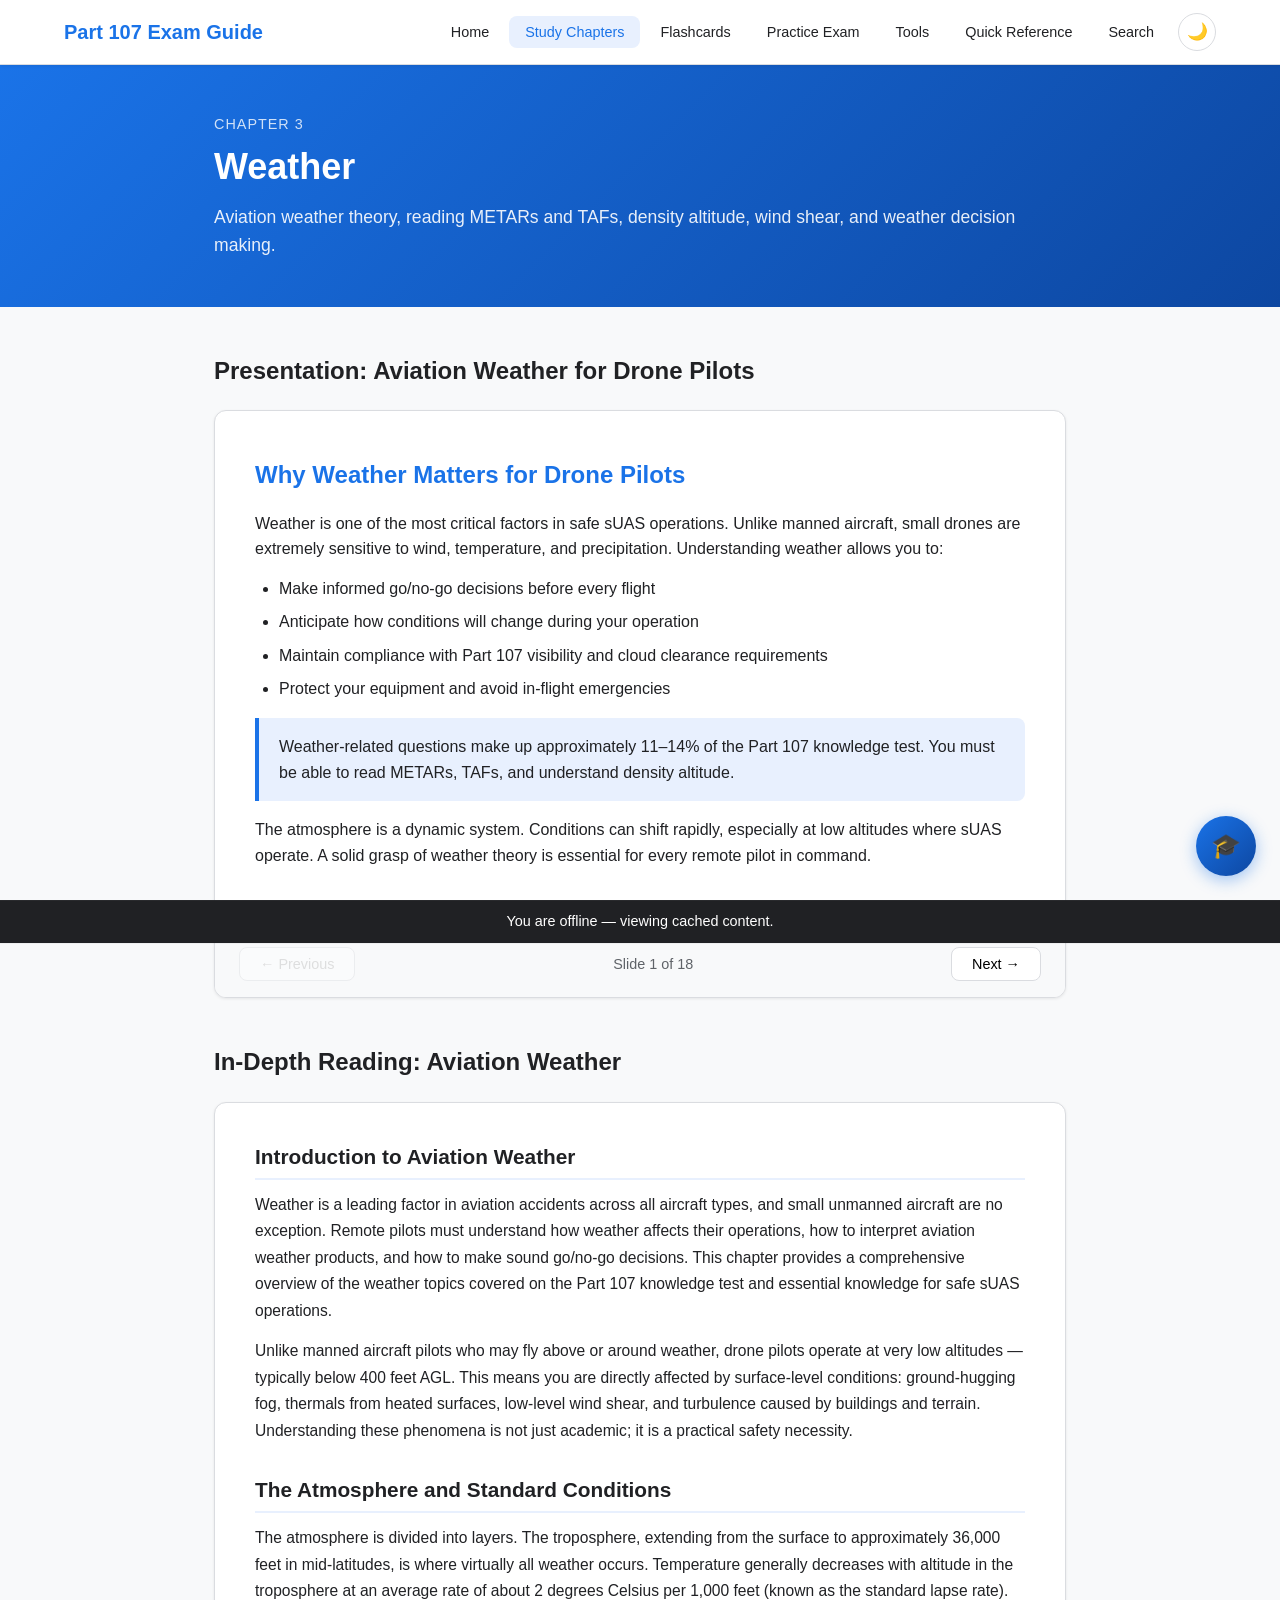
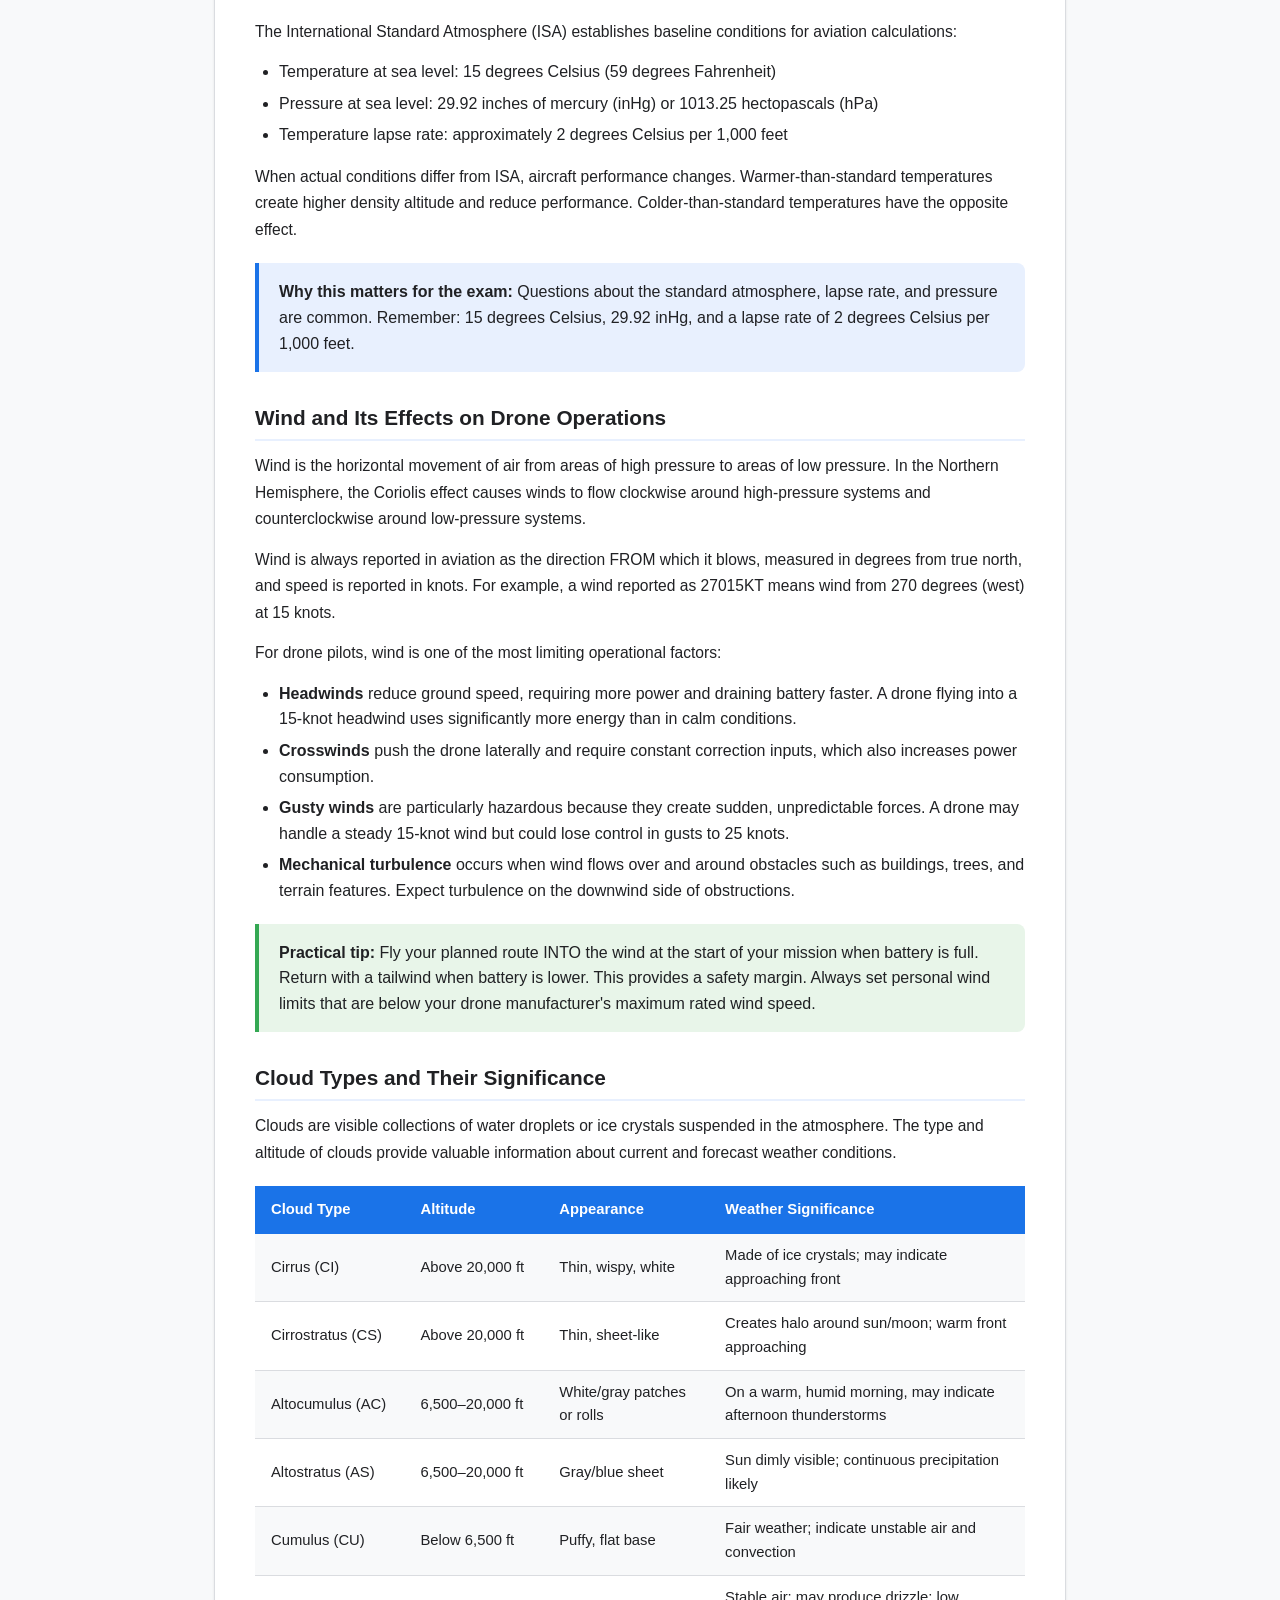
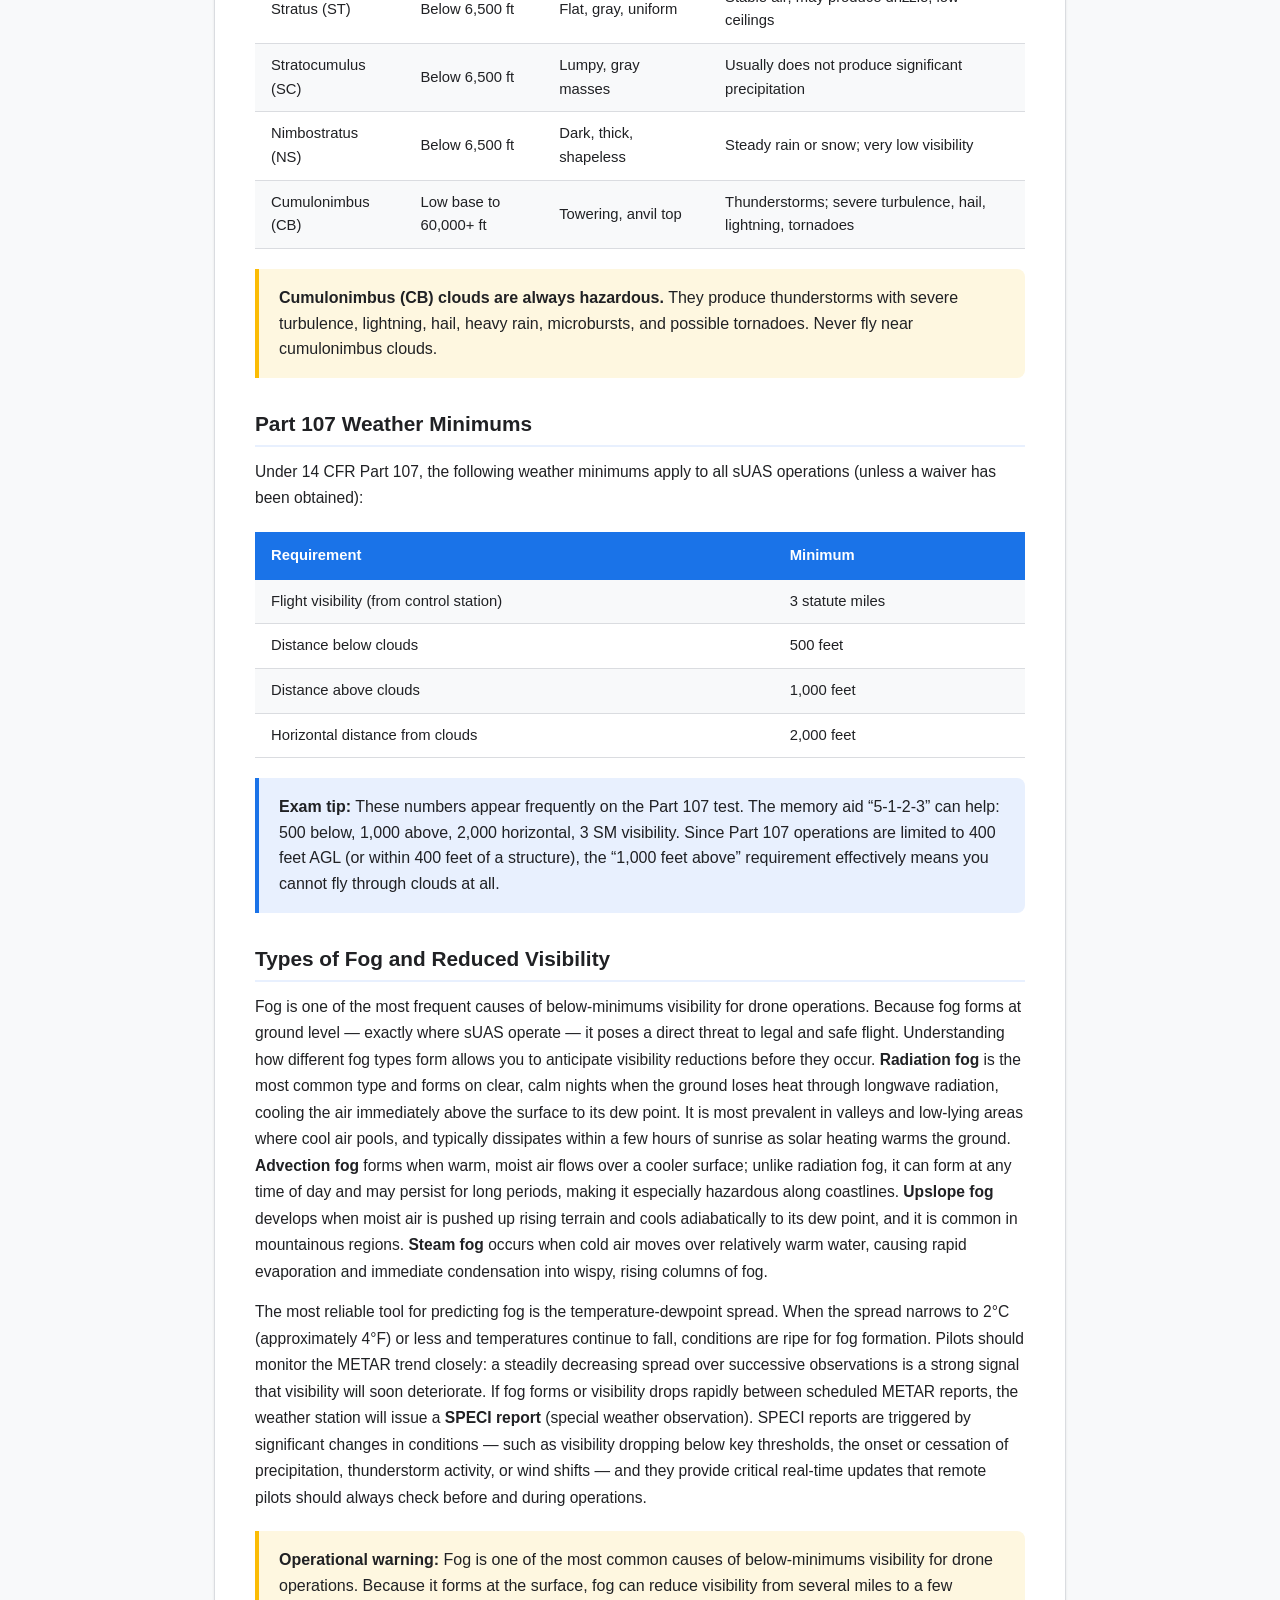
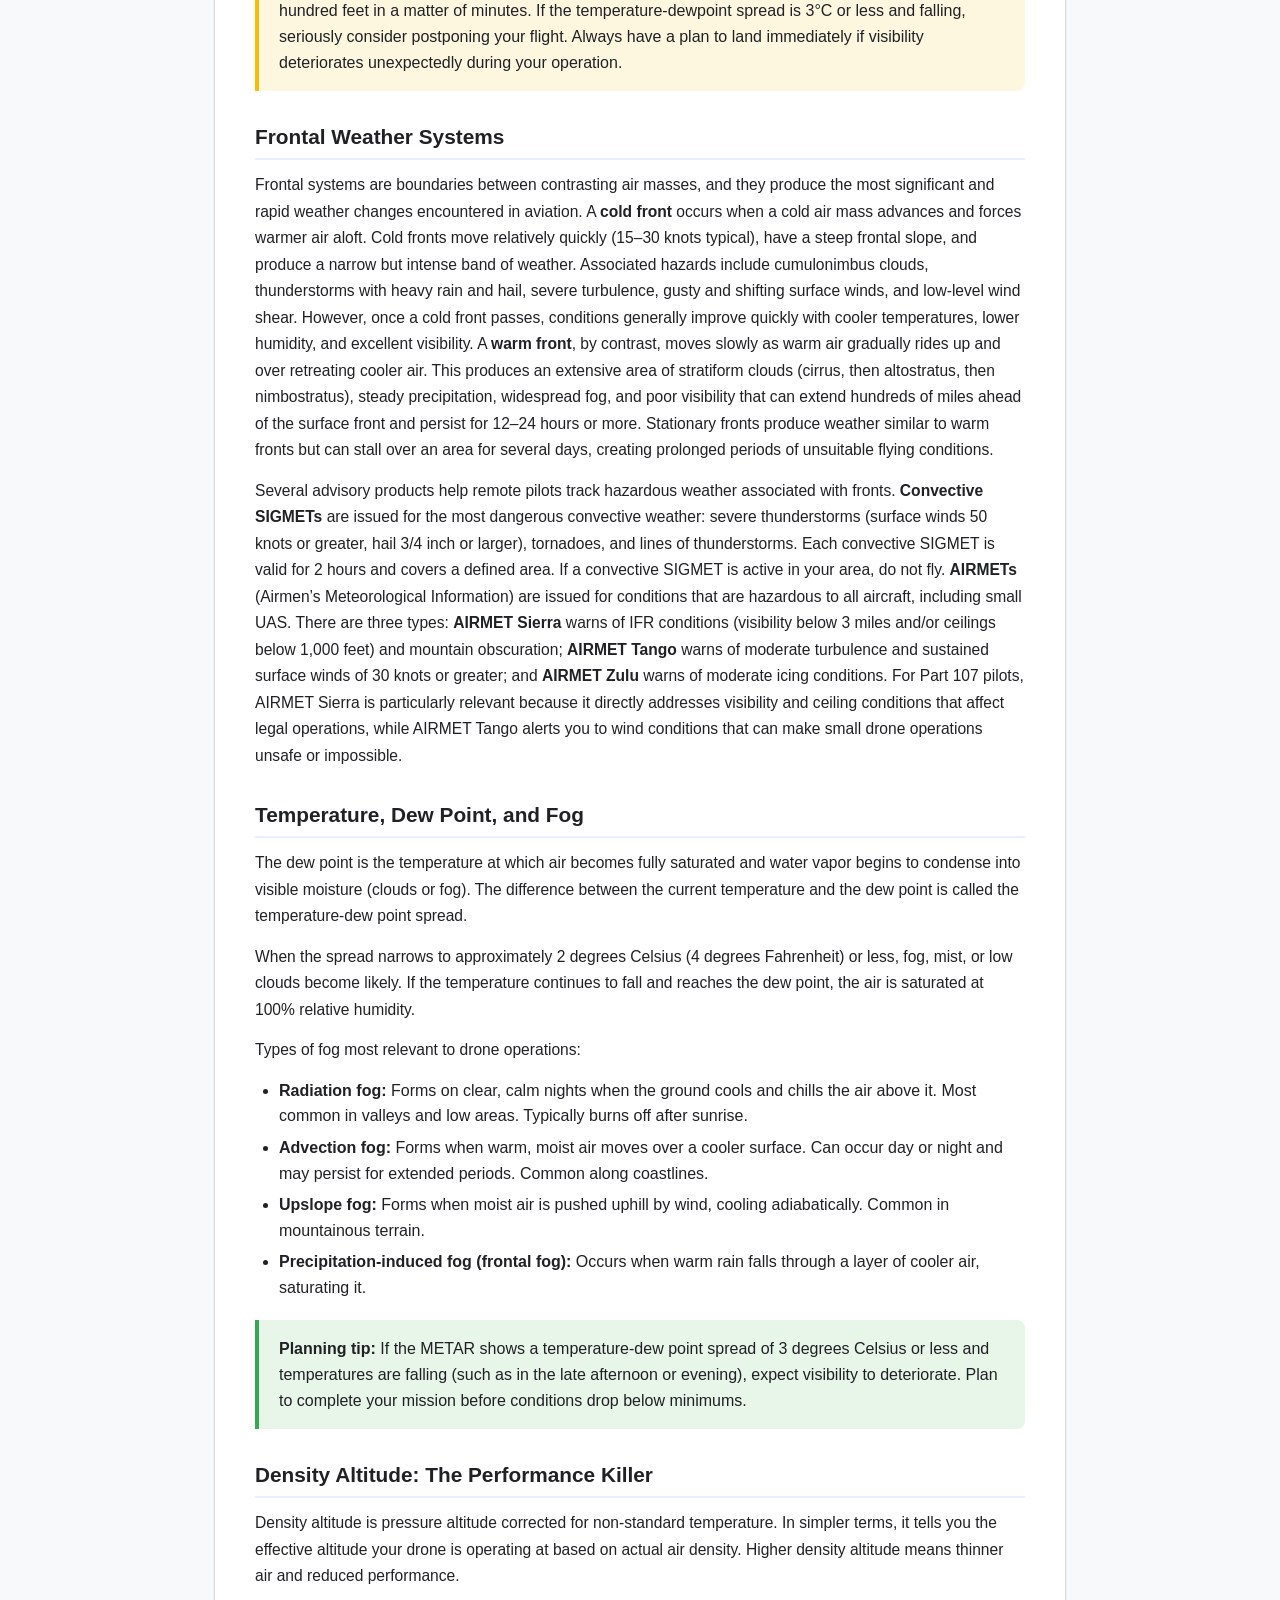
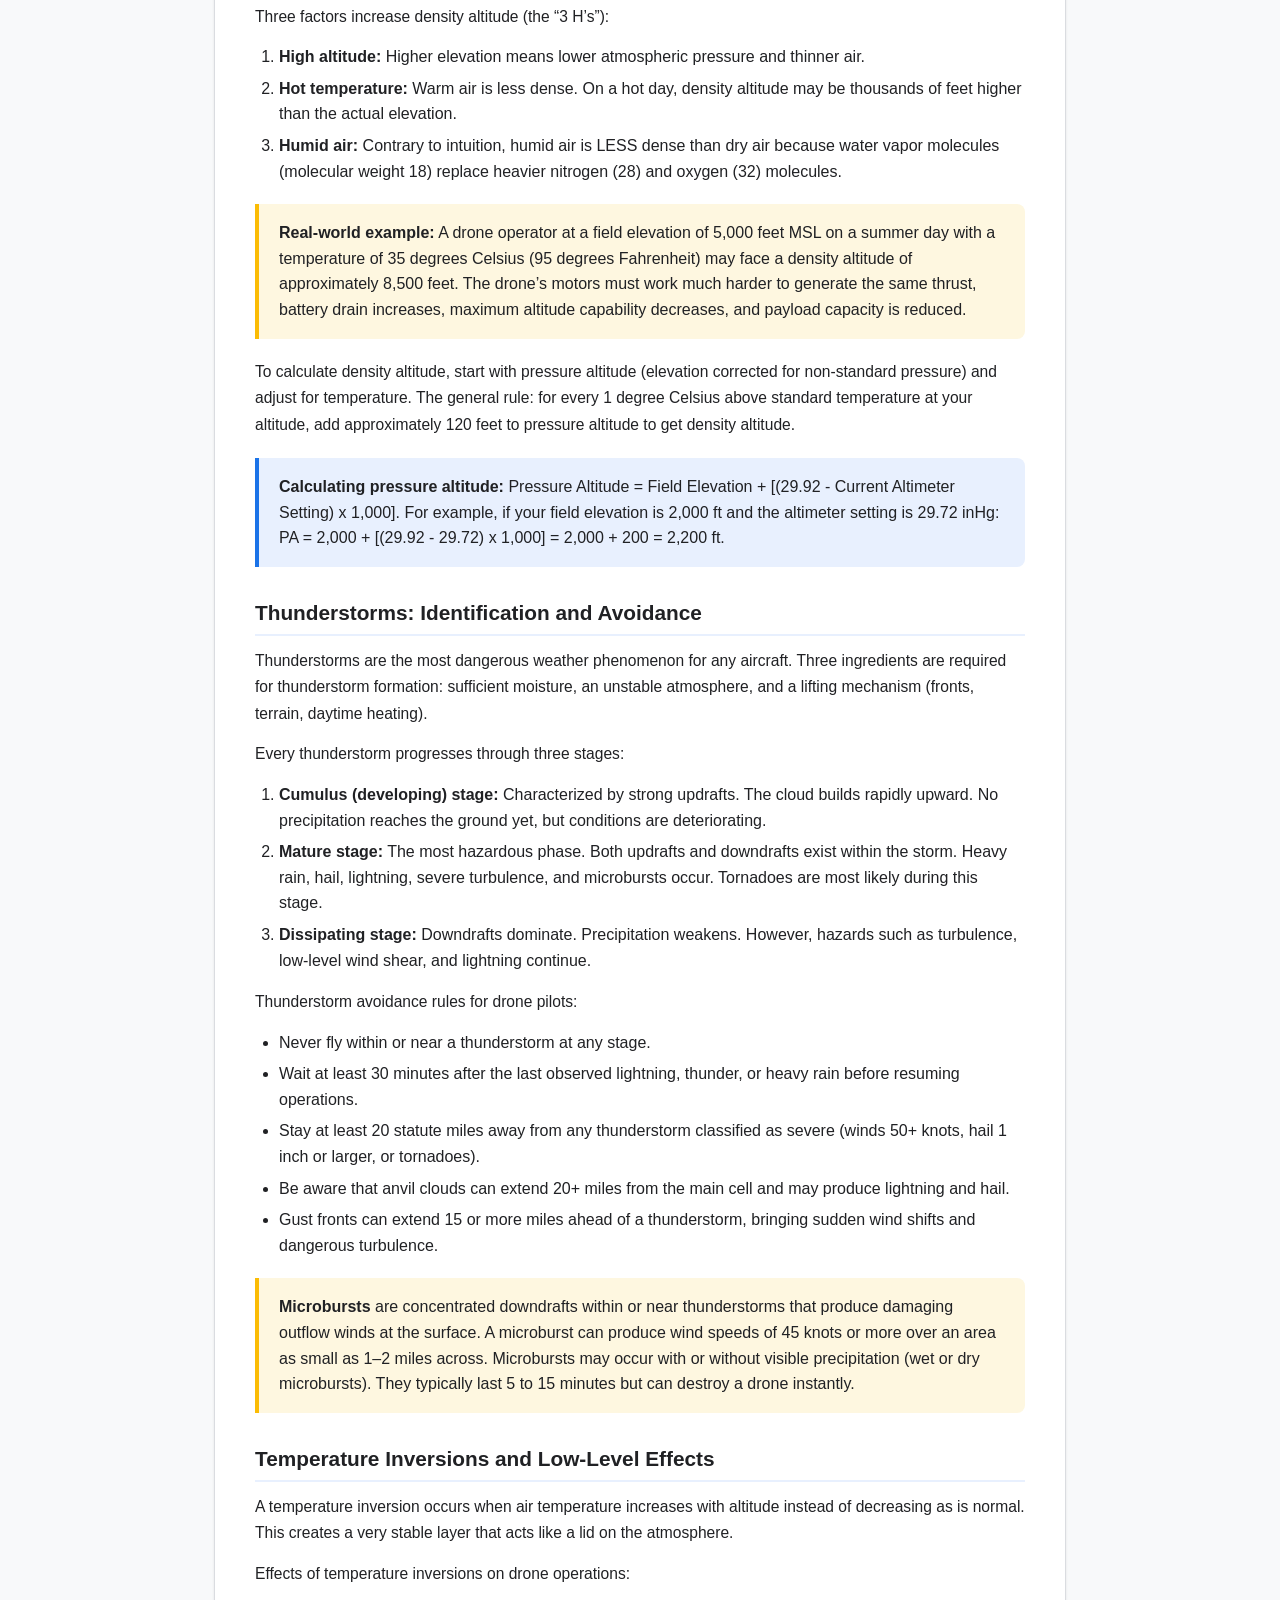
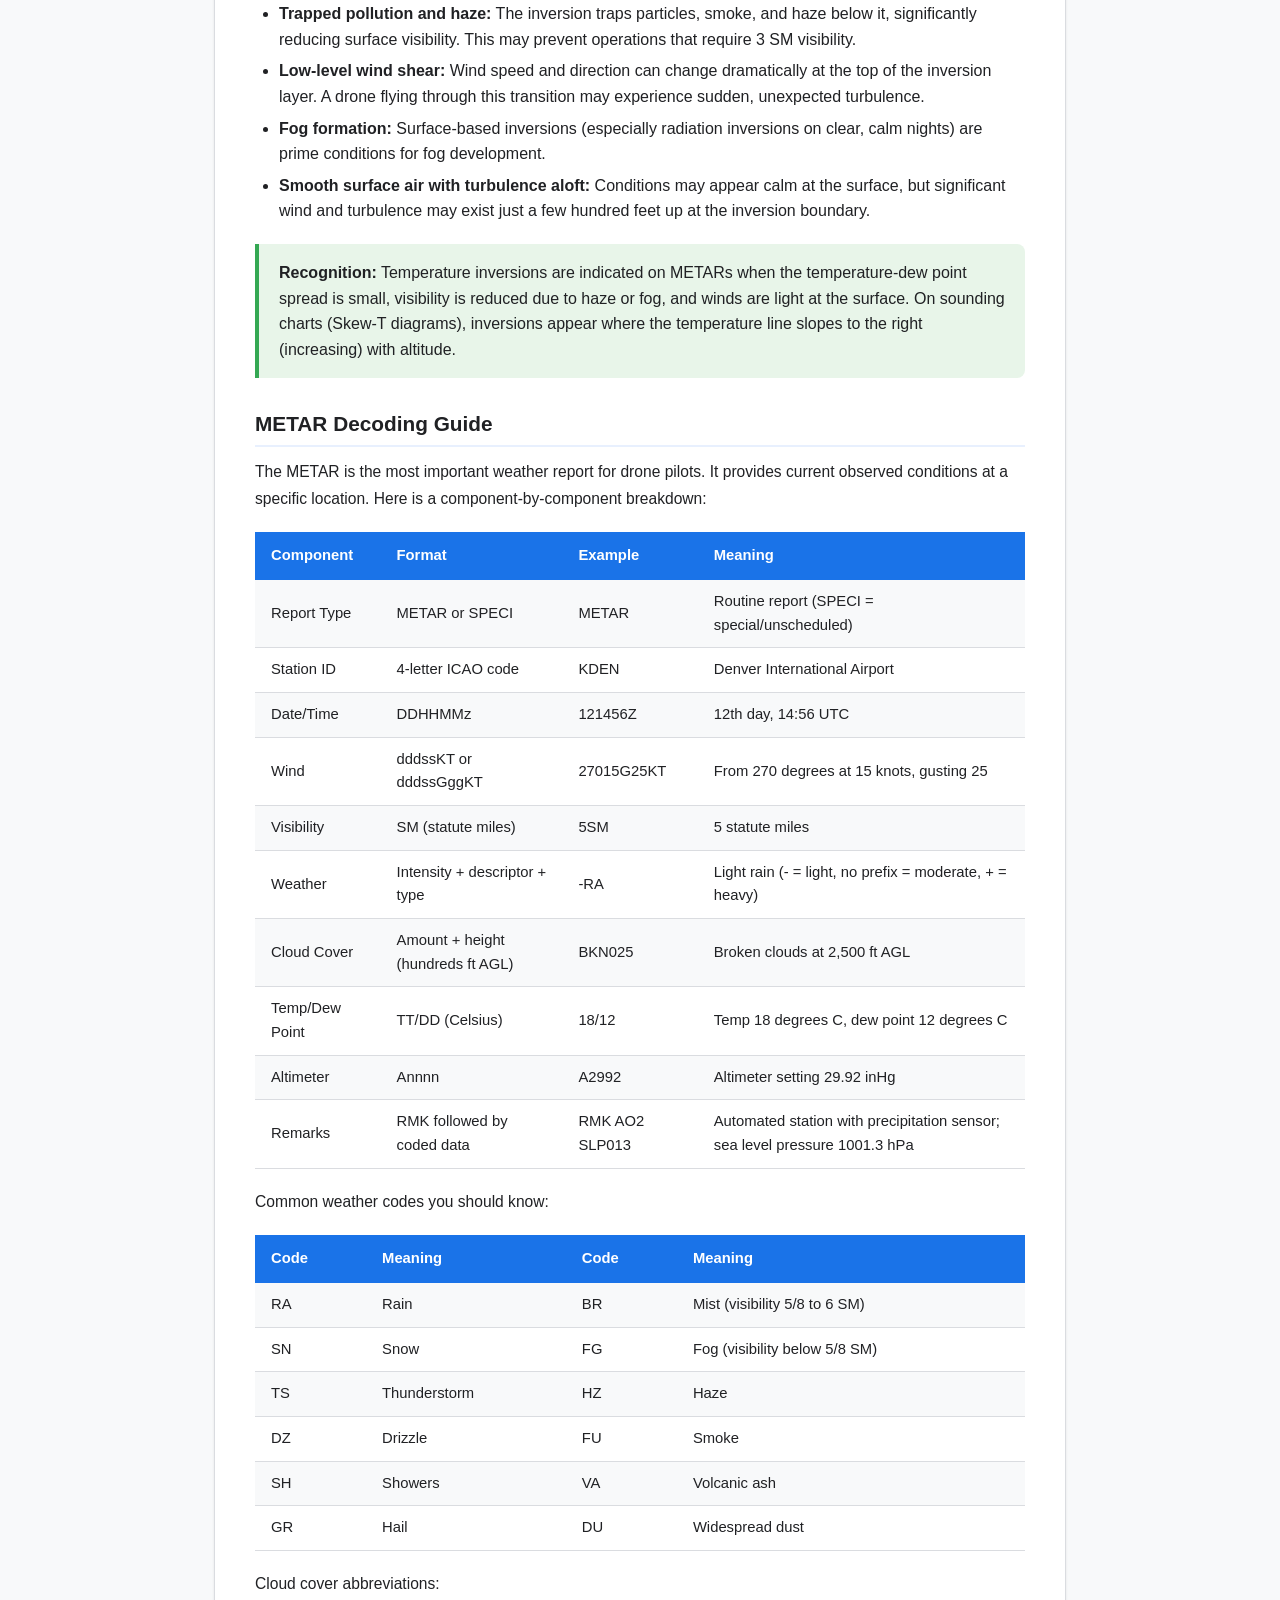
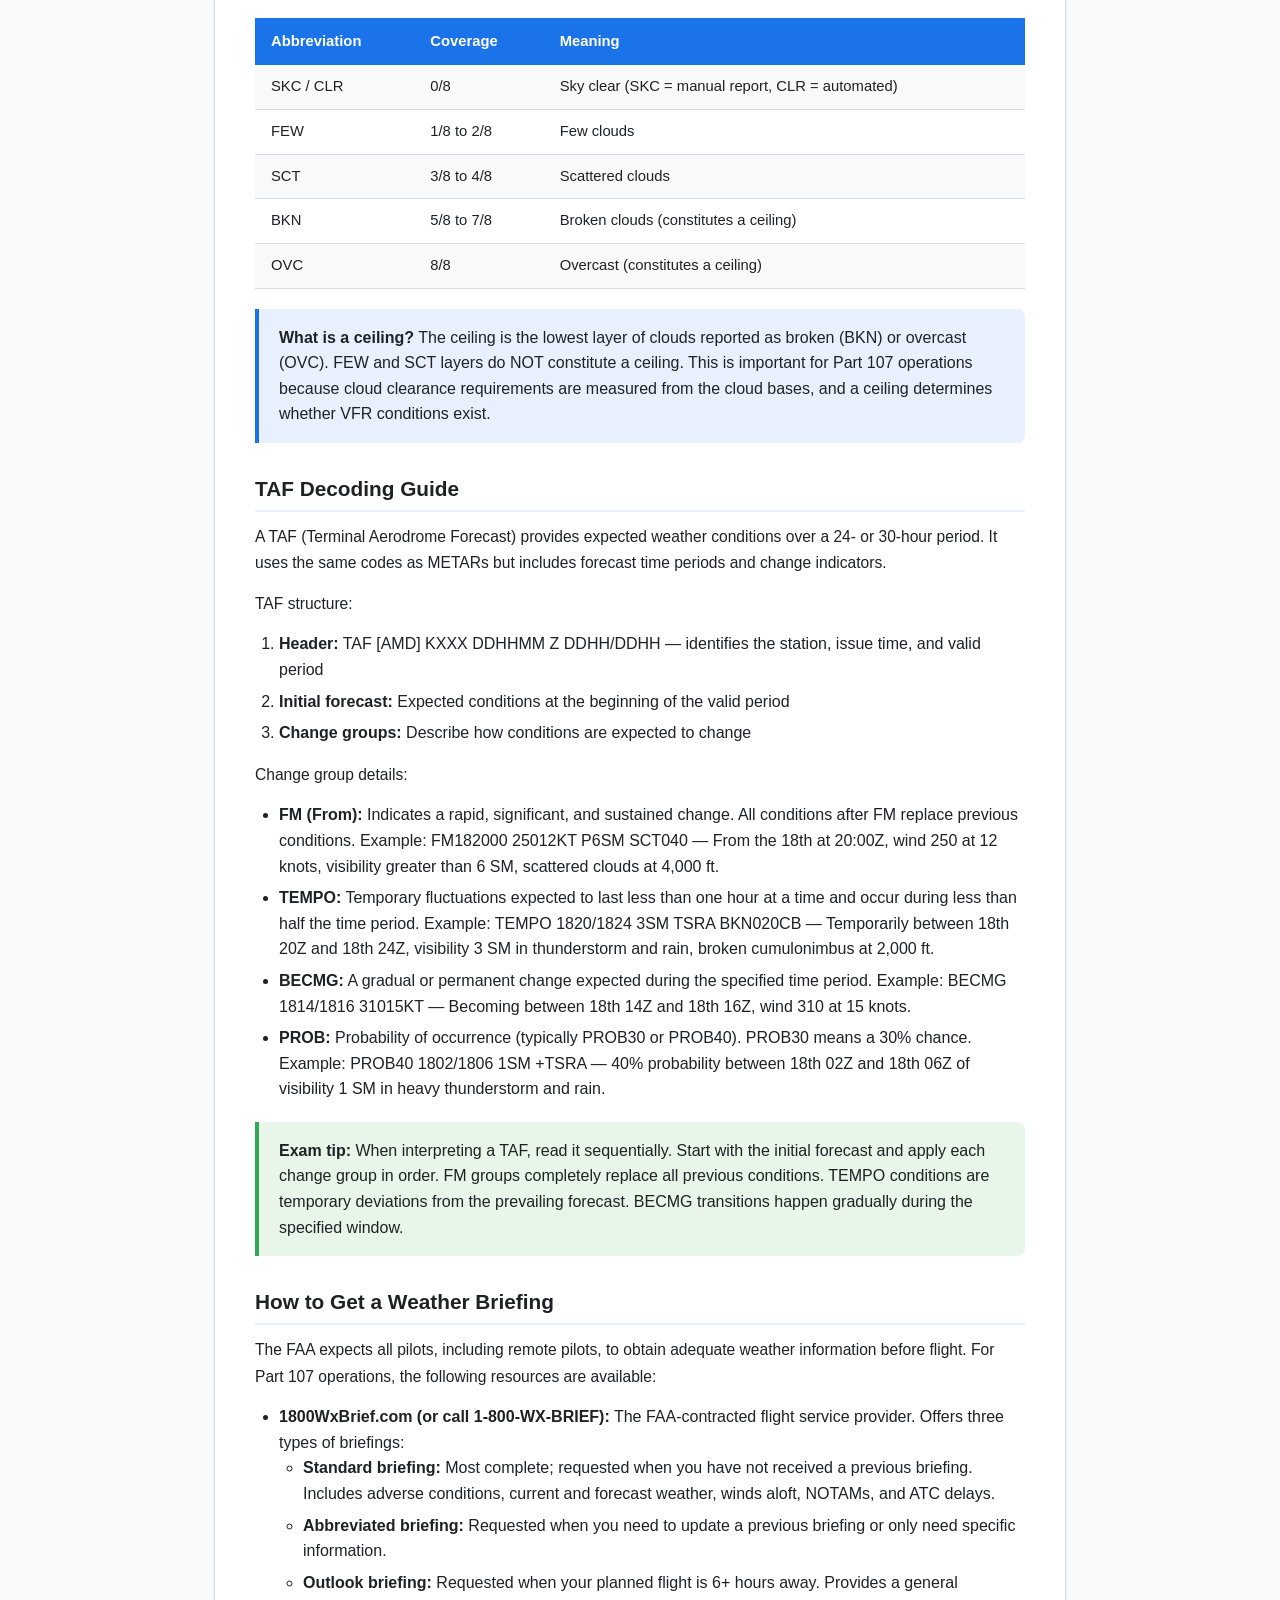
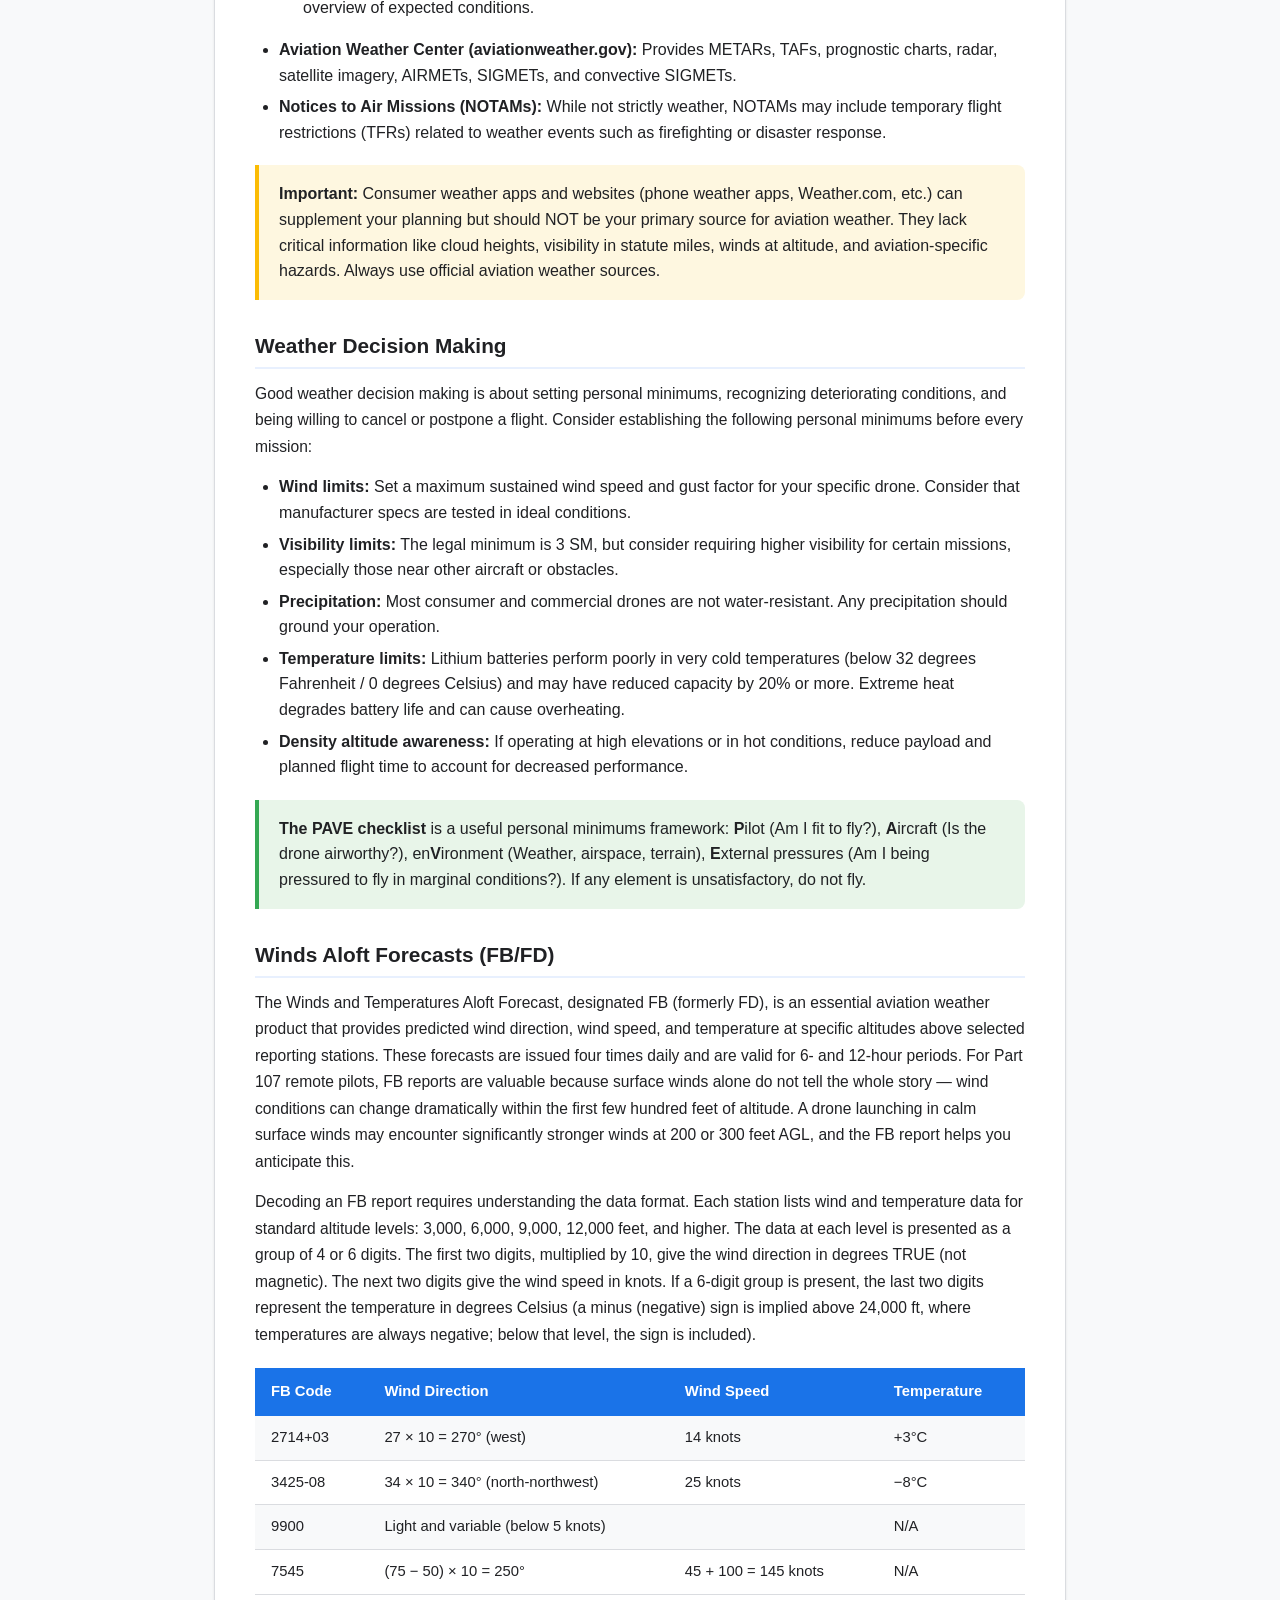
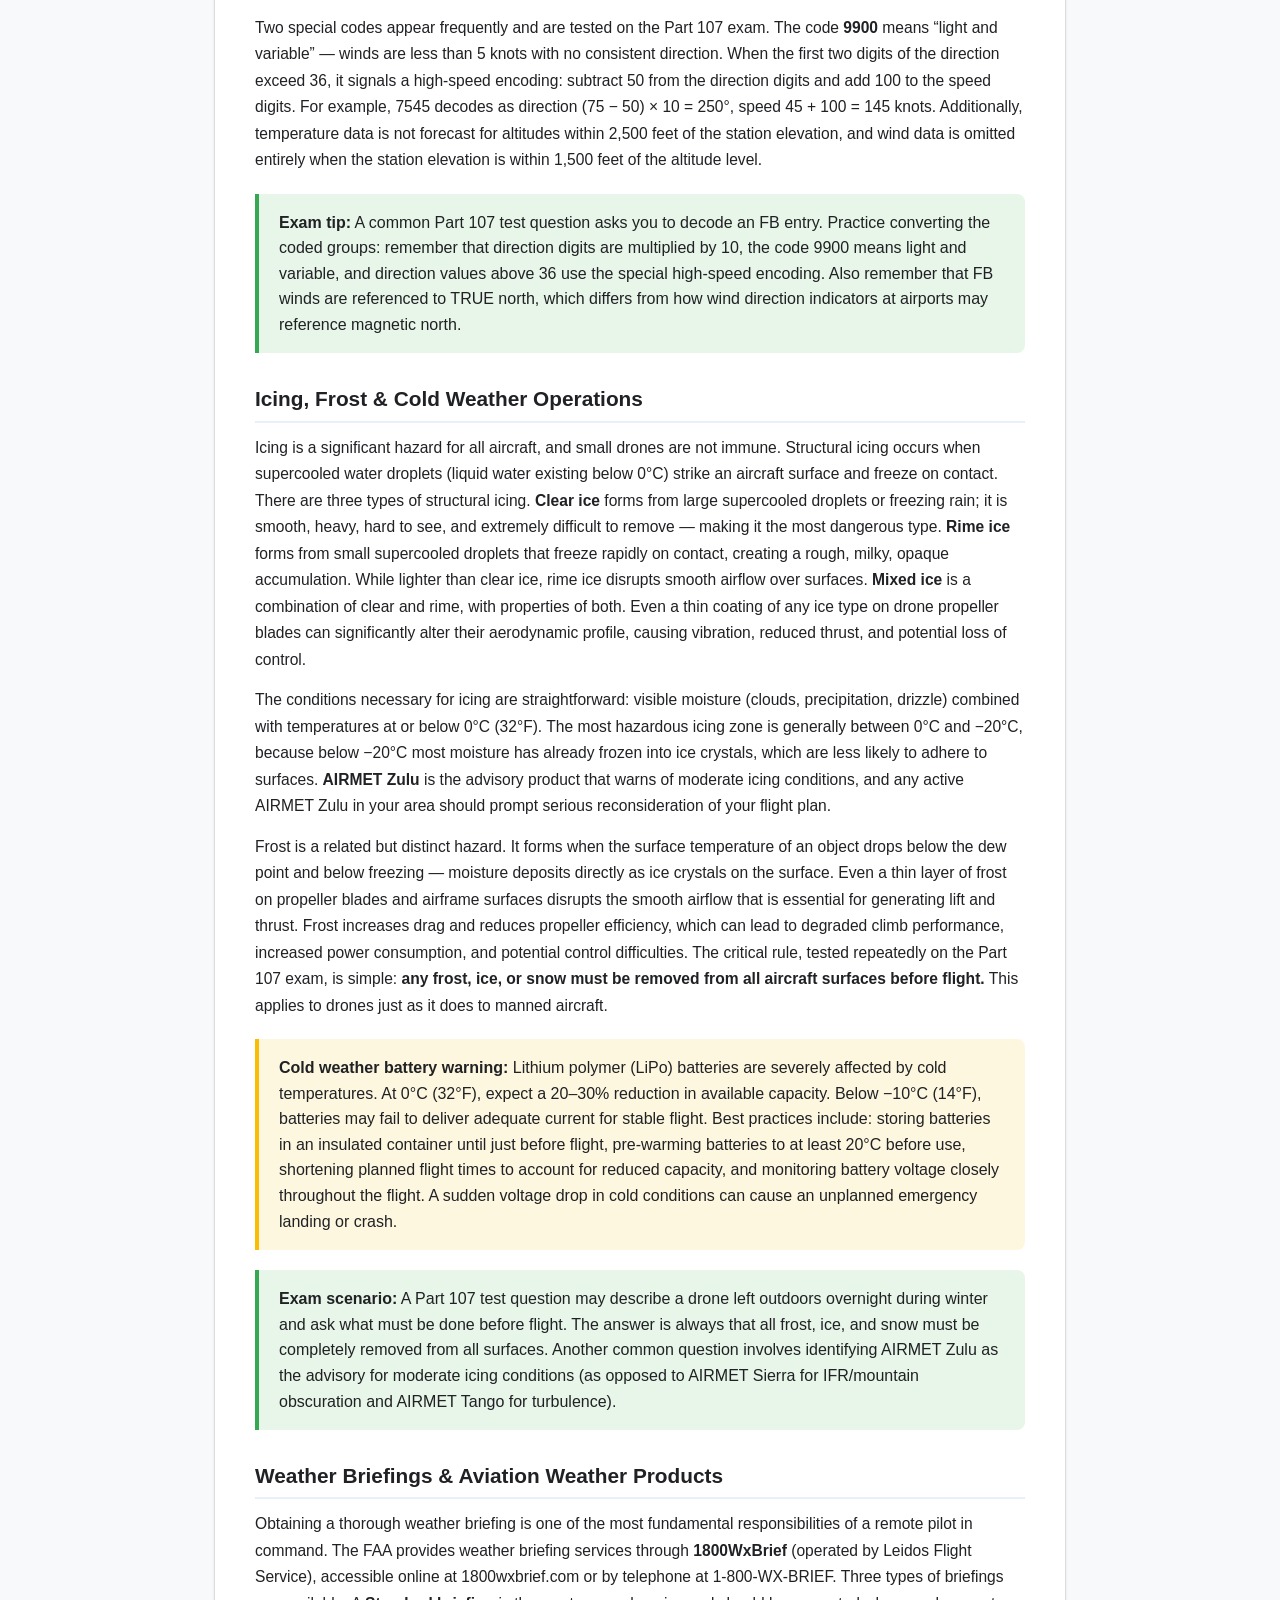
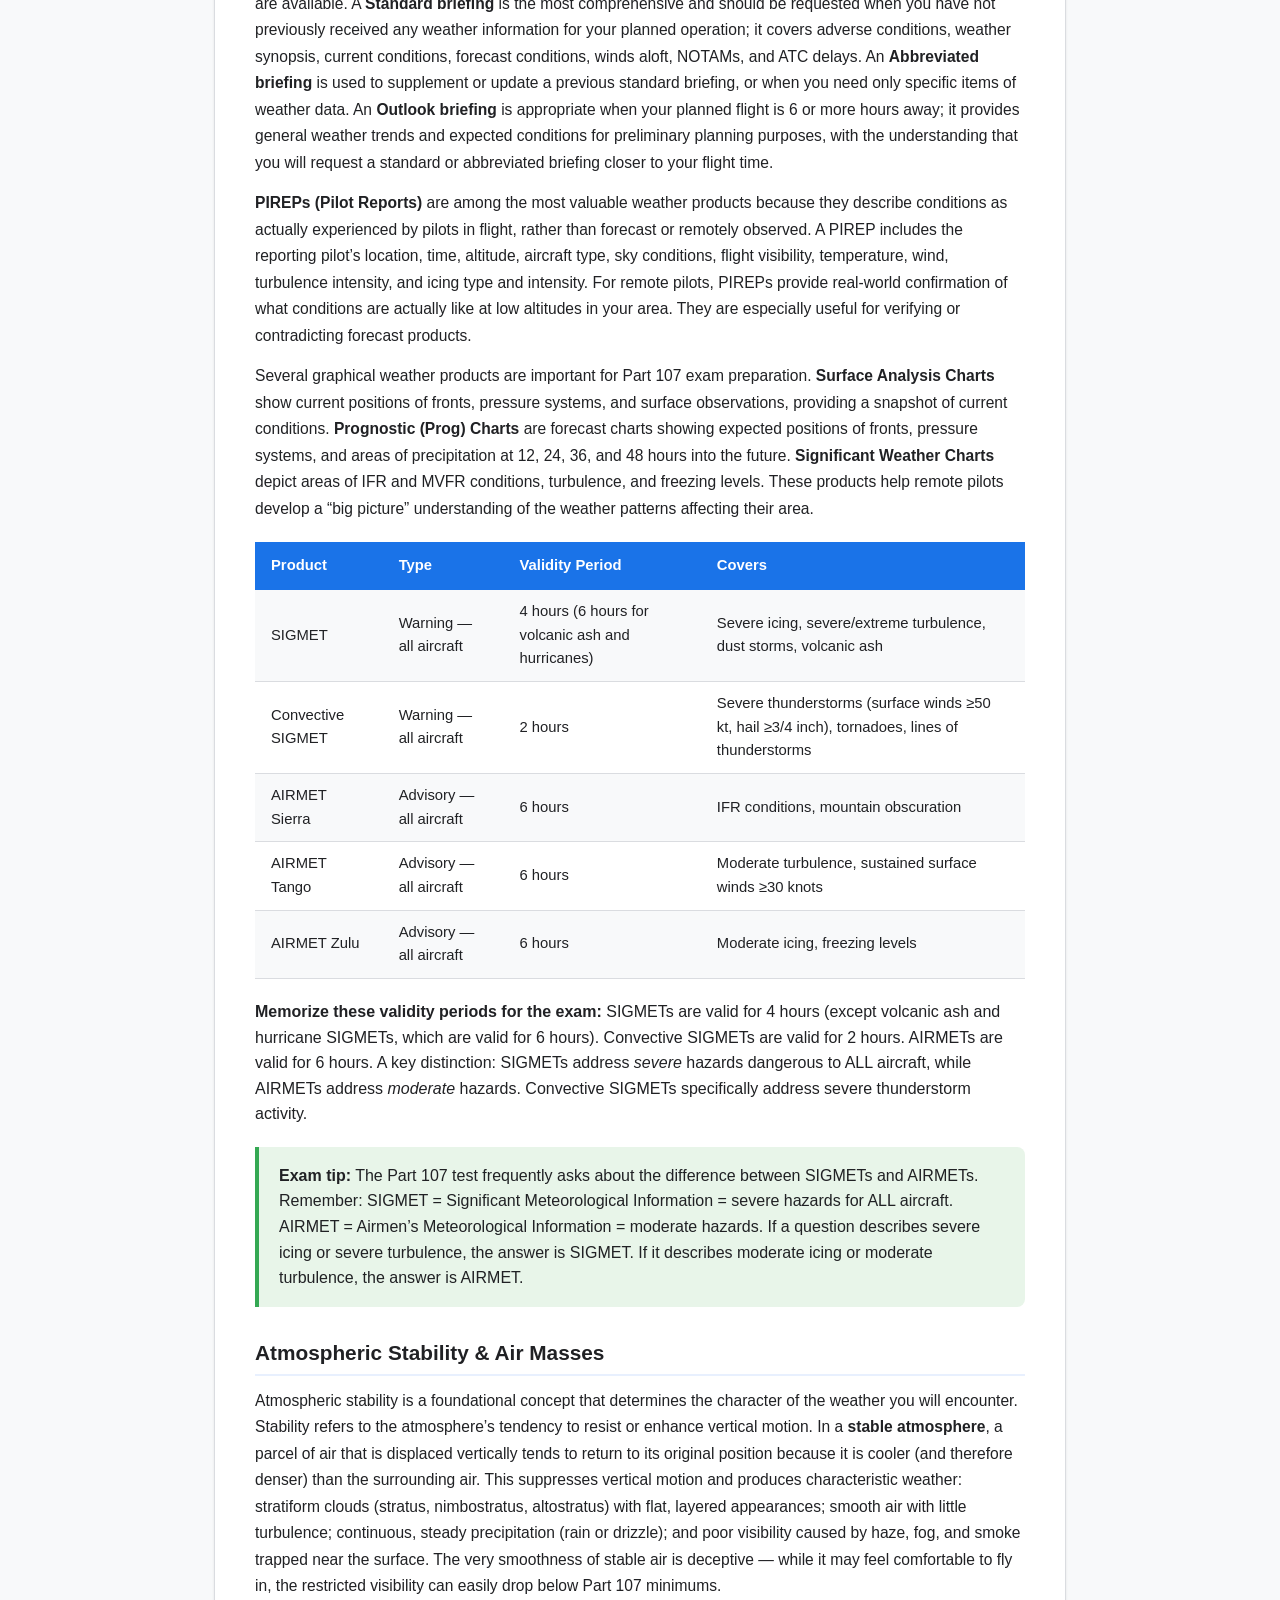
<file: chapters/weather.html>
<!DOCTYPE html>
<html lang="en">
<head>
    <meta charset="UTF-8">
    <meta name="viewport" content="width=device-width, initial-scale=1.0">
    <meta http-equiv="Content-Security-Policy" content="default-src 'self'; script-src 'self' 'unsafe-inline'; style-src 'self' 'unsafe-inline'; img-src 'self' data:; font-src 'self'; connect-src 'self'; manifest-src 'self'; worker-src 'self'; object-src 'none'; base-uri 'self'; form-action 'self'">
    <title>Chapter 3: Weather - Part 107 Exam Guide</title>
    <link rel="stylesheet" href="../css/styles.css">
    <link rel="manifest" href="../manifest.json">
    <meta name="theme-color" content="#0b3d91">
    <meta name="description" content="Aviation weather for Part 107: decode METARs and TAFs, understand density altitude, winds aloft, fog formation, and thunderstorm hazards for drone pilots.">
    <meta name="robots" content="index, follow">
    <link rel="icon" type="image/svg+xml" href="../icons/favicon.svg">
    <meta property="og:type" content="article">
    <meta property="og:title" content="Chapter 3: Weather - Part 107 Exam Guide">
    <meta property="og:description" content="Aviation weather for Part 107: decode METARs and TAFs, understand density altitude, winds aloft, fog formation, and thunderstorm hazards for drone pilots.">
    <meta property="og:image" content="../icons/icon-512.png">
    <script>(function(){try{var t=localStorage.getItem('part107_theme');if(!t){t=(window.matchMedia&&window.matchMedia('(prefers-color-scheme: dark)').matches)?'dark':'light';}document.documentElement.setAttribute('data-theme',t);}catch(e){}})();</script>
</head>
<body>
    <a href="#main" class="skip-link">Skip to main content</a>
    <header class="site-header">
        <nav class="nav-bar">
            <a href="../index.html" class="logo">Part 107 Exam Guide</a>
            <button class="nav-toggle" aria-label="Toggle navigation">&#9776;</button>
            <ul class="nav-links">
                <li><a href="../index.html">Home</a></li>
                <li class="dropdown">
                    <a href="#" class="active">Study Chapters</a>
                    <ul class="dropdown-menu">
                        <li><a href="regulations.html">1. Regulations</a></li>
                        <li><a href="airspace.html">2. Airspace</a></li>
                        <li><a href="weather.html">3. Weather</a></li>
                        <li><a href="loading-performance.html">4. Loading &amp; Performance</a></li>
                        <li><a href="operations.html">5. Operations</a></li>
                    </ul>
                </li>
                <li><a href="../flashcards.html">Flashcards</a></li>
                <li><a href="../practice-exam.html">Practice Exam</a></li>
                <li class="dropdown">
                    <a href="#">Tools</a>
                    <ul class="dropdown-menu">
                        <li><a href="../dashboard.html">Progress Dashboard</a></li>
                        <li><a href="../tools/metar-decoder.html">METAR Decoder</a></li>
                        <li><a href="../tools/chart-quiz.html">Chart Quiz</a></li>
                    </ul>
                </li>
                <li><a href="../reference.html">Quick Reference</a></li>
            </ul>
        </nav>
    </header>

    <section class="chapter-hero">
        <div class="container">
            <div class="chapter-label">Chapter 3</div>
            <h1>Weather</h1>
            <p class="chapter-desc">Aviation weather theory, reading METARs and TAFs, density altitude, wind shear, and weather decision making.</p>
        </div>
    </section>

    <div class="chapter-content" id="main">

        <!-- ============================================
             SECTION 1: PRESENTATION SLIDES
             ============================================ -->
        <div class="presentation">
            <h2>Presentation: Aviation Weather for Drone Pilots</h2>

            <div class="slide-deck" id="slideDeck1">

                <!-- Slide 1: Title -->
                <div class="slide active">
                    <h3>Why Weather Matters for Drone Pilots</h3>
                    <p>Weather is one of the most critical factors in safe sUAS operations. Unlike manned aircraft, small drones are extremely sensitive to wind, temperature, and precipitation. Understanding weather allows you to:</p>
                    <ul>
                        <li>Make informed go/no-go decisions before every flight</li>
                        <li>Anticipate how conditions will change during your operation</li>
                        <li>Maintain compliance with Part 107 visibility and cloud clearance requirements</li>
                        <li>Protect your equipment and avoid in-flight emergencies</li>
                    </ul>
                    <div class="key-point">Weather-related questions make up approximately 11&ndash;14% of the Part 107 knowledge test. You must be able to read METARs, TAFs, and understand density altitude.</div>
                    <p>The atmosphere is a dynamic system. Conditions can shift rapidly, especially at low altitudes where sUAS operate. A solid grasp of weather theory is essential for every remote pilot in command.</p>
                </div>

                <!-- Slide 2: Atmosphere Basics -->
                <div class="slide">
                    <h3>Atmosphere Basics</h3>
                    <p>The atmosphere is the blanket of air surrounding the Earth. For aviation, we focus on the troposphere &mdash; the lowest layer, where nearly all weather occurs.</p>
                    <h4>Standard Atmosphere (ISA)</h4>
                    <ul>
                        <li><strong>Sea-level temperature:</strong> 15&deg;C (59&deg;F)</li>
                        <li><strong>Sea-level pressure:</strong> 29.92 inHg (1013.25 hPa)</li>
                        <li><strong>Temperature lapse rate:</strong> decreases approximately 2&deg;C per 1,000 feet of altitude gain</li>
                        <li><strong>Pressure lapse rate:</strong> approximately 1 inHg per 1,000 feet near sea level</li>
                    </ul>
                    <div class="key-point">The standard atmosphere is a theoretical model. Real conditions almost always differ. Deviations from standard are what create density altitude changes and affect aircraft performance.</div>
                    <p>Air density decreases with altitude, higher temperature, and higher humidity. Lower air density means reduced propeller efficiency and degraded drone performance.</p>
                </div>

                <!-- Slide 3: Wind -->
                <div class="slide">
                    <h3>Wind</h3>
                    <p>Wind is the horizontal movement of air caused by pressure differences. It flows from areas of high pressure toward areas of low pressure.</p>
                    <h4>Key Wind Concepts</h4>
                    <ul>
                        <li><strong>Reported direction:</strong> Wind is always reported as the direction it blows FROM (e.g., 270&deg; means wind comes from the west)</li>
                        <li><strong>Speed units:</strong> Aviation uses knots (1 knot = 1.15 mph)</li>
                        <li><strong>Gusts:</strong> Indicated by &ldquo;G&rdquo; in reports (e.g., 15G25KT = 15 knots, gusting to 25 knots)</li>
                        <li><strong>Variable winds:</strong> Indicated by &ldquo;VRB&rdquo; when direction varies</li>
                    </ul>
                    <div class="warning-box"><strong>Drone impact:</strong> Wind directly affects battery consumption, flight time, and controllability. Most small drones cannot safely operate in sustained winds above 20&ndash;25 knots. Always check gusts, not just sustained speed.</div>
                    <p><strong>Crosswinds</strong> push a drone laterally and require constant correction. <strong>Headwinds</strong> reduce ground speed and drain battery faster. <strong>Tailwinds</strong> increase ground speed but can cause difficulty with precise hovering and landing.</p>
                </div>

                <!-- Slide 4: Clouds and Visibility -->
                <div class="slide">
                    <h3>Clouds and Visibility</h3>
                    <p>Clouds form when moist air cools to its dew point. The type of cloud tells you about the atmospheric conditions that created it.</p>
                    <h4>Primary Cloud Types</h4>
                    <ul>
                        <li><strong>Cumulus:</strong> Puffy, cauliflower-shaped; indicate unstable air and convective activity</li>
                        <li><strong>Stratus:</strong> Flat, layered; indicate stable air, often associated with steady precipitation and low ceilings</li>
                        <li><strong>Cirrus:</strong> Thin, wispy, high-altitude (above 20,000 ft); made of ice crystals</li>
                        <li><strong>Cumulonimbus (CB):</strong> Towering thunderstorm clouds; always avoid</li>
                    </ul>
                    <div class="key-point"><strong>Part 107 Cloud Clearance &amp; Visibility Minimums:</strong><br>
                    &bull; Visibility: 3 statute miles from the control station<br>
                    &bull; Cloud clearance: 500 feet below clouds, 1,000 feet above clouds, 2,000 feet horizontal from clouds</div>
                    <p>These minimums are not waivable for visibility but cloud clearance may be waived with proper authorization.</p>
                </div>

                <!-- Slide 5: Temperature and Dew Point -->
                <div class="slide">
                    <h3>Temperature and Dew Point</h3>
                    <p>The dew point is the temperature to which air must cool to become saturated. The relationship between temperature and dew point is one of the most important weather concepts for pilots.</p>
                    <h4>Critical Relationships</h4>
                    <ul>
                        <li>When temperature and dew point are close together (spread of 4&deg;F / 2&deg;C or less), fog or low clouds are likely</li>
                        <li>When they converge, relative humidity approaches 100%</li>
                        <li>Temperature-dew point spread decreases as the surface cools (typically after sunset)</li>
                        <li>A small spread combined with light winds often produces radiation fog</li>
                    </ul>
                    <div class="example-box"><strong>Example:</strong> METAR reports Temp 08&deg;C, Dew Point 07&deg;C &mdash; spread is only 1&deg;C. Fog or mist is very likely, especially near dawn. Flight visibility may drop below 3 SM minimums.</div>
                    <p><strong>Relative humidity</strong> is the percentage of moisture in the air compared to the maximum it can hold at that temperature. Higher humidity also reduces air density, degrading drone performance.</p>
                </div>

                <!-- Slide 6: Density Altitude -->
                <div class="slide">
                    <h3>Density Altitude</h3>
                    <p>Density altitude is pressure altitude corrected for non-standard temperature. It represents the altitude at which the aircraft &ldquo;thinks&rdquo; it is flying based on air density.</p>
                    <h4>The &ldquo;3 H&rsquo;s&rdquo; of High Density Altitude</h4>
                    <ul>
                        <li><strong>High altitude:</strong> Higher elevation airports/launch sites have thinner air</li>
                        <li><strong>Hot temperatures:</strong> Warm air is less dense than cold air</li>
                        <li><strong>Humid air:</strong> Water vapor is lighter than nitrogen and oxygen, so humid air is less dense</li>
                    </ul>
                    <div class="warning-box"><strong>Performance effects:</strong> High density altitude reduces propeller efficiency, decreases maximum thrust, shortens flight time, and reduces payload capacity. A drone that performs well at sea level on a cool day may struggle at a high-elevation site on a hot afternoon.</div>
                    <div class="example-box"><strong>Example:</strong> An airport at 5,000 ft MSL on a 95&deg;F day may have a density altitude of 8,500 ft or higher. Your drone will perform as if it were at 8,500 ft in standard conditions.</div>
                </div>

                <!-- Slide 7: Thunderstorms & Microbursts -->
                <div class="slide">
                    <h3>Thunderstorms &amp; Microbursts</h3>
                    <p>Thunderstorms are among the most dangerous weather phenomena for all aircraft. Every thunderstorm contains severe turbulence, wind shear, and potentially hail and lightning.</p>
                    <h4>Three Stages of a Thunderstorm</h4>
                    <ul>
                        <li><strong>Cumulus (building) stage:</strong> Characterized by updrafts; the cloud grows vertically</li>
                        <li><strong>Mature stage:</strong> Most dangerous; contains both updrafts and downdrafts, heaviest rain, hail, lightning, and possible tornadoes</li>
                        <li><strong>Dissipating stage:</strong> Dominated by downdrafts; rainfall diminishes but hazards still exist</li>
                    </ul>
                    <div class="warning-box"><strong>Microbursts:</strong> Intense, localized downdrafts that spread outward upon hitting the surface, producing wind speeds up to 45 knots. They can occur with or without rain and last 5&ndash;15 minutes. Microbursts are extremely dangerous at low altitudes.</div>
                    <div class="key-point"><strong>Avoidance rule:</strong> Do not fly within 30 minutes of a thunderstorm passing through your operating area. Maintain at least 20 statute miles from any thunderstorm identified as severe.</div>
                </div>

                <!-- Slide 8: Wind Shear & Temperature Inversions -->
                <div class="slide">
                    <h3>Wind Shear &amp; Temperature Inversions</h3>
                    <h4>Wind Shear</h4>
                    <p>Wind shear is a sudden change in wind speed and/or direction over a short distance. It can occur at any altitude and is hazardous because it causes abrupt changes in airspeed and lift.</p>
                    <ul>
                        <li>Can be horizontal (change in wind across the surface) or vertical (change in wind with altitude)</li>
                        <li>Common near thunderstorms, frontal boundaries, and temperature inversions</li>
                        <li>Low-level wind shear (below 2,000 ft AGL) is most dangerous for sUAS operations</li>
                    </ul>
                    <h4>Temperature Inversions</h4>
                    <p>A temperature inversion occurs when a warm air layer sits above cooler air near the surface, reversing the normal lapse rate.</p>
                    <ul>
                        <li>Trap pollutants, haze, and smoke near the surface, reducing visibility</li>
                        <li>Produce very stable air that resists vertical mixing</li>
                        <li>Cause significant wind shear at the top of the inversion layer</li>
                        <li>Most common on clear nights with calm winds (radiation inversions)</li>
                    </ul>
                    <div class="key-point">A drone climbing through the top of a temperature inversion may encounter sudden wind shear and turbulence as it transitions from calm surface air to faster winds aloft.</div>
                </div>

                <!-- Slide 9: Reading METARs -->
                <div class="slide">
                    <h3>Reading METARs</h3>
                    <p>A METAR (Meteorological Aerodrome Report) is an aviation routine weather observation. METARs are issued hourly (or more frequently as a SPECI when conditions change significantly).</p>
                    <h4>METAR Format Breakdown</h4>
                    <ul>
                        <li><strong>Report type:</strong> METAR or SPECI</li>
                        <li><strong>Station ID:</strong> 4-letter ICAO identifier (e.g., KJFK)</li>
                        <li><strong>Date/Time:</strong> Day of month + time in Zulu/UTC (e.g., 121856Z = 12th day, 18:56 UTC)</li>
                        <li><strong>Wind:</strong> Direction (3 digits, true north) + speed in knots + gusts if present (e.g., 31012G20KT)</li>
                        <li><strong>Visibility:</strong> In statute miles (e.g., 10SM = 10 statute miles)</li>
                        <li><strong>Weather phenomena:</strong> Codes like RA (rain), SN (snow), FG (fog), BR (mist), TS (thunderstorm)</li>
                        <li><strong>Cloud cover:</strong> SKC/CLR, FEW (1/8&ndash;2/8), SCT (3/8&ndash;4/8), BKN (5/8&ndash;7/8), OVC (8/8), followed by height in hundreds of feet AGL</li>
                        <li><strong>Temperature/Dew point:</strong> In Celsius, separated by &ldquo;/&rdquo;; &ldquo;M&rdquo; prefix = minus (e.g., M04/M18 = &minus;4&deg;C / &minus;18&deg;C)</li>
                        <li><strong>Altimeter setting:</strong> &ldquo;A&rdquo; followed by 4 digits in inches of mercury (e.g., A3038 = 30.38 inHg)</li>
                    </ul>
                </div>

                <!-- Slide 10: METAR Example -->
                <div class="slide">
                    <h3>METAR Decoding Example</h3>
                    <div class="example-box">METAR KORD 121856Z 31012G20KT 10SM FEW250 M04/M18 A3038</div>
                    <h4>Decoded:</h4>
                    <ul>
                        <li><strong>METAR:</strong> Routine weather observation</li>
                        <li><strong>KORD:</strong> Chicago O&rsquo;Hare International Airport</li>
                        <li><strong>121856Z:</strong> 12th day of the month at 18:56 UTC (Zulu)</li>
                        <li><strong>31012G20KT:</strong> Wind from 310&deg; (northwest) at 12 knots, gusting to 20 knots</li>
                        <li><strong>10SM:</strong> Visibility 10 statute miles</li>
                        <li><strong>FEW250:</strong> Few clouds at 25,000 feet AGL</li>
                        <li><strong>M04/M18:</strong> Temperature &minus;4&deg;C, Dew point &minus;18&deg;C (large spread = dry air)</li>
                        <li><strong>A3038:</strong> Altimeter setting 30.38 inches of mercury</li>
                    </ul>
                    <div class="key-point"><strong>Flight assessment:</strong> Good VFR conditions. Visibility and cloud clearance exceed Part 107 minimums. The gusty northwest wind (up to 20 knots) is the primary concern &mdash; evaluate your drone&rsquo;s wind tolerance before flying.</div>
                </div>

                <!-- Slide 11: Reading TAFs -->
                <div class="slide">
                    <h3>Reading TAFs</h3>
                    <p>A TAF (Terminal Aerodrome Forecast) is a weather forecast for the area within 5 statute miles of an airport. TAFs are typically issued every 6 hours and cover a 24- or 30-hour period.</p>
                    <h4>TAF Format</h4>
                    <ul>
                        <li><strong>Header:</strong> TAF + station + issue date/time + valid period</li>
                        <li><strong>Body:</strong> Same format as METAR (wind, visibility, weather, clouds)</li>
                    </ul>
                    <h4>Change Groups</h4>
                    <ul>
                        <li><strong>FM (From):</strong> A permanent, significant change expected at the time specified (e.g., FM1800 = from 18:00Z)</li>
                        <li><strong>TEMPO:</strong> Temporary fluctuations expected, lasting less than 1 hour at a time</li>
                        <li><strong>BECMG:</strong> A gradual change expected during the time period specified</li>
                        <li><strong>PROB:</strong> Probability of conditions occurring (e.g., PROB40 = 40% probability)</li>
                    </ul>
                    <div class="example-box"><strong>Example:</strong> TAF KJFK 121730Z 1218/1324 28010KT P6SM SKC FM130200 33015G25KT P6SM BKN040<br><br>
                    Translation: Valid from 12th at 18Z to 13th at 24Z. Initial: wind 280 at 10 kt, visibility more than 6 SM, sky clear. From 13th at 02Z: wind 330 at 15 gusting 25 kt, visibility more than 6 SM, broken clouds at 4,000 ft.</div>
                </div>

                <!-- Slide 12: Weather Resources -->
                <div class="slide">
                    <h3>Weather Resources for Remote Pilots</h3>
                    <p>As a remote pilot in command, you are responsible for obtaining adequate weather information before every flight. Here are the primary sources:</p>
                    <h4>Official Aviation Weather Sources</h4>
                    <ul>
                        <li><strong>Aviation Weather Center (aviationweather.gov):</strong> METARs, TAFs, Prog Charts, AIRMETs, SIGMETs, and radar</li>
                        <li><strong>1800WxBrief (1800wxbrief.com):</strong> FAA-approved source for official weather briefings; includes standard, abbreviated, and outlook briefings</li>
                        <li><strong>Convective SIGMETs:</strong> Warn of thunderstorms, tornadoes, and severe weather affecting a wide area</li>
                        <li><strong>AIRMETs:</strong> Advisories for moderate icing (AIRMET Zulu), moderate turbulence (AIRMET Tango), and IFR/mountain obscuration (AIRMET Sierra)</li>
                    </ul>
                    <div class="tip-box"><strong>Best practice:</strong> Check weather at least 1 hour before your planned operation, and recheck at the field before launch. Conditions can change rapidly. Have predefined personal minimums (e.g., maximum wind speed, minimum visibility) and stick to them.</div>
                    <div class="key-point">The FAA expects Part 107 pilots to obtain weather information from official aviation sources &mdash; not just consumer weather apps. You should be comfortable reading METARs and TAFs.</div>
                </div>

                <!-- Slide 13: Types of Fog -->
                <div class="slide">
                    <h3>Types of Fog</h3>
                    <p>Fog is a ground-level cloud that significantly reduces visibility. Understanding the different types of fog helps you predict when and where it will form &mdash; and how long it will last.</p>
                    <h4>Four Primary Fog Types</h4>
                    <ul>
                        <li><strong>Radiation fog:</strong> Forms on clear, calm nights when the ground cools rapidly by radiating heat. The cold surface chills the air above it to the dew point. This is the most common type of fog. It typically &ldquo;burns off&rdquo; after sunrise as solar heating warms the surface.</li>
                        <li><strong>Advection fog:</strong> Occurs when warm, moist air moves horizontally over a cooler surface. Unlike radiation fog, advection fog can form during the day and may persist for extended periods. It is especially common along coastlines where warm ocean air meets cold coastal waters.</li>
                        <li><strong>Upslope fog:</strong> Forms when moist air is forced up sloping terrain by wind. As the air rises, it cools adiabatically and reaches saturation. Common in mountainous areas and can cover large regions.</li>
                        <li><strong>Steam fog:</strong> Occurs when cold air passes over a body of warm water. Moisture evaporates from the water surface and immediately condenses in the cold air above, creating wispy columns of rising fog. Often seen over lakes and rivers in autumn and early winter.</li>
                    </ul>
                    <div class="key-point"><strong>Part 107 impact:</strong> Fog reduces visibility below the required 3 statute mile minimum. Monitor the temperature/dewpoint spread closely &mdash; when the spread narrows to within 2&deg;C, expect fog formation. Always check current METAR observations and be prepared to cancel or delay your operation.</div>
                </div>

                <!-- Slide 14: Frontal Weather & Pressure Systems -->
                <div class="slide">
                    <h3>Frontal Weather &amp; Pressure Systems</h3>
                    <p>Fronts are boundaries between air masses of different temperatures and moisture content. The passage of a front brings the most significant and rapid weather changes you will encounter as a drone pilot.</p>
                    <h4>Types of Fronts</h4>
                    <ul>
                        <li><strong>Cold fronts:</strong> Fast-moving with a steep frontal slope. They produce a narrow but intense band of weather including thunderstorms, heavy rain, gusty winds, and turbulence. After passage, expect quick clearing with cooler, drier air and improved visibility.</li>
                        <li><strong>Warm fronts:</strong> Slow-moving with a gradual slope. They produce a wide area of stratiform clouds, steady rain or drizzle, fog, and poor visibility that can persist for extended periods. Weather may deteriorate slowly over hundreds of miles ahead of the front.</li>
                        <li><strong>Stationary fronts:</strong> Similar weather to warm fronts but can persist for days over the same area, bringing prolonged periods of clouds, precipitation, and reduced visibility.</li>
                    </ul>
                    <h4>Pressure Systems</h4>
                    <ul>
                        <li><strong>Low pressure systems:</strong> Air flows counterclockwise (Northern Hemisphere) and inward toward the center. Associated with rising air, cloud formation, and precipitation. Generally poor flying conditions.</li>
                        <li><strong>High pressure systems:</strong> Air flows clockwise (Northern Hemisphere) and outward from the center. Associated with sinking air, clear skies, and good visibility. Generally favorable flying conditions.</li>
                    </ul>
                    <div class="key-point"><strong>Remember:</strong> The passage of a front brings the most significant and rapid weather changes. Always check prognostic charts and forecasts for frontal movement before planning a drone operation. If a front is expected during your flight window, have a contingency plan ready.</div>
                </div>

                <!-- Slide 15: Winds Aloft Forecasts -->
                <div class="slide">
                    <h3>Winds Aloft Forecasts (FB/FD)</h3>
                    <p>The Winds and Temperatures Aloft Forecast (FB, formerly FD) provides predicted wind direction, wind speed, and temperature at specified altitudes above reporting stations. This is essential for understanding wind conditions your drone may encounter at altitude.</p>
                    <h4>Decoding FB Reports</h4>
                    <ul>
                        <li><strong>Station identifier:</strong> 3-letter station code (e.g., DEN, ORD, MIA)</li>
                        <li><strong>Altitude levels:</strong> Data reported for 3,000, 6,000, 9,000, 12,000 ft and higher</li>
                        <li><strong>Format:</strong> 4 or 6 digits &mdash; first 2 digits &times; 10 = wind direction (true north); next 2 digits = wind speed in knots; last 2 digits (if present) = temperature in Celsius</li>
                        <li><strong>Example:</strong> 2714+03 = wind from 270&deg; at 14 knots, temperature +3&deg;C</li>
                    </ul>
                    <h4>Special Codes</h4>
                    <ul>
                        <li><strong>9900:</strong> Light and variable winds (less than 5 knots)</li>
                        <li><strong>Direction &gt; 36:</strong> Add 100 knots to the speed and subtract 50 from the direction. Example: 7545 = direction (75 &minus; 50) &times; 10 = 250&deg;, speed 45 + 100 = 145 knots</li>
                        <li><strong>No data at 3,000 ft:</strong> Temperatures are not forecast within 2,500 ft of station elevation; wind data is not reported when the station elevation is within 1,500 ft of the altitude level</li>
                    </ul>
                    <div class="key-point"><strong>Important distinction:</strong> Winds aloft in FB reports are given in TRUE north direction, not magnetic. Surface winds reported in METARs also reference true north, but pilots should be aware that wind direction indicators at airports (ATIS, AWOS) may reference magnetic north. This difference matters when correlating reports.</div>
                </div>

                <!-- Slide 16: Icing, Frost & Cold Weather Operations -->
                <div class="slide">
                    <h3>Icing, Frost &amp; Cold Weather Operations</h3>
                    <p>Icing and frost are serious hazards for all aircraft, including small drones. Even a thin layer of frost or ice on propellers and airframe surfaces degrades performance and can lead to loss of control.</p>
                    <h4>Types of Aircraft Icing</h4>
                    <ul>
                        <li><strong>Clear ice:</strong> Forms from large supercooled water droplets; heavy, hard, and difficult to remove. Most dangerous type.</li>
                        <li><strong>Rime ice:</strong> Forms from small supercooled droplets; rough, milky, opaque appearance. Lighter than clear ice but disrupts airflow.</li>
                        <li><strong>Mixed ice:</strong> Combination of clear and rime; has characteristics of both types.</li>
                    </ul>
                    <h4>Conditions for Icing</h4>
                    <ul>
                        <li>Visible moisture (clouds, rain, drizzle) combined with temperatures at or below 0&deg;C (32&deg;F)</li>
                        <li>Most common between 0&deg;C and &minus;20&deg;C</li>
                        <li><strong>AIRMET Zulu</strong> warns of moderate icing conditions</li>
                    </ul>
                    <h4>Frost Effects</h4>
                    <ul>
                        <li>Disrupts the smooth airflow over propeller blades and airframe surfaces</li>
                        <li>Reduces lift, increases drag, and decreases thrust efficiency</li>
                        <li>Can form on a drone left outdoors overnight when surface temperature drops below the dew point and below freezing</li>
                    </ul>
                    <div class="warning-box"><strong>Cold weather battery impact:</strong> Lithium polymer (LiPo) batteries lose significant capacity in cold temperatures. At 0&deg;C, expect 20&ndash;30% reduced capacity. Below &minus;10&deg;C, batteries may fail to deliver adequate current. Keep batteries warm until just before flight and monitor voltage closely.</div>
                    <div class="key-point"><strong>Critical rule:</strong> Any frost, ice, or snow on aircraft surfaces must be removed before flight. This applies to drones just as it does to manned aircraft. Even a thin frost layer on propeller blades significantly reduces efficiency and can cause dangerous vibration.</div>
                </div>

                <!-- Slide 17: Weather Briefings & Aviation Weather Products -->
                <div class="slide">
                    <h3>Weather Briefings &amp; Aviation Weather Products</h3>
                    <p>Obtaining a proper weather briefing is a fundamental responsibility for every remote pilot. The FAA provides several products and services to help pilots assess weather conditions.</p>
                    <h4>Three Types of Weather Briefings</h4>
                    <ul>
                        <li><strong>Standard briefing:</strong> Most comprehensive; used when you have not previously received any weather information. Covers adverse conditions, synopsis, current and forecast conditions, winds aloft, and NOTAMs.</li>
                        <li><strong>Abbreviated briefing:</strong> Used to update a previous standard briefing or to obtain specific items only.</li>
                        <li><strong>Outlook briefing:</strong> Requested when the planned departure is 6+ hours away; provides a general weather overview for preliminary planning.</li>
                    </ul>
                    <h4>PIREPs (Pilot Reports)</h4>
                    <ul>
                        <li>Real-time reports from pilots in flight describing actual conditions encountered</li>
                        <li>Include location, time, altitude, aircraft type, sky conditions, visibility, temperature, wind, turbulence, and icing</li>
                        <li>Particularly valuable because they describe conditions as actually experienced, not forecast</li>
                    </ul>
                    <h4>SIGMETs vs AIRMETs</h4>
                    <ul>
                        <li><strong>SIGMET:</strong> Issued for severe weather hazards affecting ALL aircraft &mdash; severe icing, severe or extreme turbulence, dust storms, volcanic ash. Valid for 4 hours (6 hours for volcanic ash and hurricane SIGMETs).</li>
                        <li><strong>Convective SIGMET:</strong> Issued for severe thunderstorms (surface winds &ge;50 kt, hail &ge;3/4 inch), tornadoes, or lines of thunderstorms. Valid for 2 hours.</li>
                        <li><strong>AIRMET:</strong> Issued for moderate hazards &mdash; Sierra (IFR/mountain obscuration), Tango (turbulence, strong surface winds), Zulu (moderate icing). Valid for 6 hours.</li>
                    </ul>
                    <div class="key-point"><strong>Validity periods to memorize:</strong> SIGMETs are valid for 4 hours (6 hours for volcanic ash and hurricanes). Convective SIGMETs are valid for 2 hours. AIRMETs are valid for 6 hours. These validity periods are commonly tested on the Part 107 exam.</div>
                </div>

                <!-- Slide 18: Atmospheric Stability & Air Masses -->
                <div class="slide">
                    <h3>Atmospheric Stability &amp; Air Masses</h3>
                    <p>Atmospheric stability determines the type of weather you will encounter. Stability refers to the atmosphere&rsquo;s resistance to vertical motion &mdash; whether a parcel of air, once displaced, tends to return to its original position (stable) or continue moving (unstable).</p>
                    <h4>Stable Atmosphere Characteristics</h4>
                    <ul>
                        <li><strong>Clouds:</strong> Stratiform (stratus, nimbostratus) &mdash; flat, layered</li>
                        <li><strong>Precipitation:</strong> Steady, continuous rain or drizzle</li>
                        <li><strong>Turbulence:</strong> Smooth air with little vertical mixing</li>
                        <li><strong>Visibility:</strong> Poor &mdash; haze, fog, and smoke trapped near the surface</li>
                    </ul>
                    <h4>Unstable Atmosphere Characteristics</h4>
                    <ul>
                        <li><strong>Clouds:</strong> Cumuliform (cumulus, cumulonimbus) &mdash; puffy, towering</li>
                        <li><strong>Precipitation:</strong> Showery, intermittent, sometimes heavy</li>
                        <li><strong>Turbulence:</strong> Moderate to severe; thermals and convective currents</li>
                        <li><strong>Visibility:</strong> Generally good, except in precipitation</li>
                    </ul>
                    <h4>Determining Stability</h4>
                    <ul>
                        <li>Compare the environmental lapse rate to the standard lapse rate (2&deg;C per 1,000 ft)</li>
                        <li>If temperature decreases faster than standard &rarr; unstable</li>
                        <li>If temperature decreases slower than standard (or increases = inversion) &rarr; stable</li>
                    </ul>
                    <h4>Air Mass Types</h4>
                    <ul>
                        <li><strong>mT (maritime Tropical):</strong> Warm, moist &mdash; originates over tropical oceans; brings humidity and potential thunderstorms</li>
                        <li><strong>mP (maritime Polar):</strong> Cool, moist &mdash; originates over cold oceans; brings clouds, rain, and reduced visibility</li>
                        <li><strong>cT (continental Tropical):</strong> Hot, dry &mdash; originates over desert regions; brings high density altitude</li>
                        <li><strong>cP (continental Polar):</strong> Cold, dry &mdash; originates over cold land masses; brings clear skies but extreme cold</li>
                    </ul>
                    <div class="key-point"><strong>Remember for the exam:</strong> An unstable atmosphere produces cumuliform clouds, turbulence, showery precipitation, and good visibility (except in storms). A stable atmosphere produces stratiform clouds, smooth air, continuous precipitation, and restricted visibility due to trapped haze and fog.</div>
                </div>

                <!-- Slide Controls -->
                <div class="slide-controls">
                    <button class="slide-btn prev" disabled>&larr; Previous</button>
                    <span class="slide-counter">Slide 1 of 18</span>
                    <button class="slide-btn next">Next &rarr;</button>
                </div>
            </div>
        </div>

        <!-- ============================================
             SECTION 2: IN-DEPTH READING
             ============================================ -->
        <div class="reading-section">
            <h2>In-Depth Reading: Aviation Weather</h2>

            <div class="reading-content">

                <h3>Introduction to Aviation Weather</h3>
                <p>Weather is a leading factor in aviation accidents across all aircraft types, and small unmanned aircraft are no exception. Remote pilots must understand how weather affects their operations, how to interpret aviation weather products, and how to make sound go/no-go decisions. This chapter provides a comprehensive overview of the weather topics covered on the Part 107 knowledge test and essential knowledge for safe sUAS operations.</p>
                <p>Unlike manned aircraft pilots who may fly above or around weather, drone pilots operate at very low altitudes &mdash; typically below 400 feet AGL. This means you are directly affected by surface-level conditions: ground-hugging fog, thermals from heated surfaces, low-level wind shear, and turbulence caused by buildings and terrain. Understanding these phenomena is not just academic; it is a practical safety necessity.</p>

                <h3>The Atmosphere and Standard Conditions</h3>
                <p>The atmosphere is divided into layers. The troposphere, extending from the surface to approximately 36,000 feet in mid-latitudes, is where virtually all weather occurs. Temperature generally decreases with altitude in the troposphere at an average rate of about 2 degrees Celsius per 1,000 feet (known as the standard lapse rate).</p>
                <p>The International Standard Atmosphere (ISA) establishes baseline conditions for aviation calculations:</p>
                <ul>
                    <li>Temperature at sea level: 15 degrees Celsius (59 degrees Fahrenheit)</li>
                    <li>Pressure at sea level: 29.92 inches of mercury (inHg) or 1013.25 hectopascals (hPa)</li>
                    <li>Temperature lapse rate: approximately 2 degrees Celsius per 1,000 feet</li>
                </ul>
                <p>When actual conditions differ from ISA, aircraft performance changes. Warmer-than-standard temperatures create higher density altitude and reduce performance. Colder-than-standard temperatures have the opposite effect.</p>

                <div class="info-box"><strong>Why this matters for the exam:</strong> Questions about the standard atmosphere, lapse rate, and pressure are common. Remember: 15 degrees Celsius, 29.92 inHg, and a lapse rate of 2 degrees Celsius per 1,000 feet.</div>

                <h3>Wind and Its Effects on Drone Operations</h3>
                <p>Wind is the horizontal movement of air from areas of high pressure to areas of low pressure. In the Northern Hemisphere, the Coriolis effect causes winds to flow clockwise around high-pressure systems and counterclockwise around low-pressure systems.</p>
                <p>Wind is always reported in aviation as the direction FROM which it blows, measured in degrees from true north, and speed is reported in knots. For example, a wind reported as 27015KT means wind from 270 degrees (west) at 15 knots.</p>
                <p>For drone pilots, wind is one of the most limiting operational factors:</p>
                <ul>
                    <li><strong>Headwinds</strong> reduce ground speed, requiring more power and draining battery faster. A drone flying into a 15-knot headwind uses significantly more energy than in calm conditions.</li>
                    <li><strong>Crosswinds</strong> push the drone laterally and require constant correction inputs, which also increases power consumption.</li>
                    <li><strong>Gusty winds</strong> are particularly hazardous because they create sudden, unpredictable forces. A drone may handle a steady 15-knot wind but could lose control in gusts to 25 knots.</li>
                    <li><strong>Mechanical turbulence</strong> occurs when wind flows over and around obstacles such as buildings, trees, and terrain features. Expect turbulence on the downwind side of obstructions.</li>
                </ul>

                <div class="tip-box"><strong>Practical tip:</strong> Fly your planned route INTO the wind at the start of your mission when battery is full. Return with a tailwind when battery is lower. This provides a safety margin. Always set personal wind limits that are below your drone manufacturer's maximum rated wind speed.</div>

                <h3>Cloud Types and Their Significance</h3>
                <p>Clouds are visible collections of water droplets or ice crystals suspended in the atmosphere. The type and altitude of clouds provide valuable information about current and forecast weather conditions.</p>

                <table>
                    <tr>
                        <th>Cloud Type</th>
                        <th>Altitude</th>
                        <th>Appearance</th>
                        <th>Weather Significance</th>
                    </tr>
                    <tr>
                        <td>Cirrus (CI)</td>
                        <td>Above 20,000 ft</td>
                        <td>Thin, wispy, white</td>
                        <td>Made of ice crystals; may indicate approaching front</td>
                    </tr>
                    <tr>
                        <td>Cirrostratus (CS)</td>
                        <td>Above 20,000 ft</td>
                        <td>Thin, sheet-like</td>
                        <td>Creates halo around sun/moon; warm front approaching</td>
                    </tr>
                    <tr>
                        <td>Altocumulus (AC)</td>
                        <td>6,500&ndash;20,000 ft</td>
                        <td>White/gray patches or rolls</td>
                        <td>On a warm, humid morning, may indicate afternoon thunderstorms</td>
                    </tr>
                    <tr>
                        <td>Altostratus (AS)</td>
                        <td>6,500&ndash;20,000 ft</td>
                        <td>Gray/blue sheet</td>
                        <td>Sun dimly visible; continuous precipitation likely</td>
                    </tr>
                    <tr>
                        <td>Cumulus (CU)</td>
                        <td>Below 6,500 ft</td>
                        <td>Puffy, flat base</td>
                        <td>Fair weather; indicate unstable air and convection</td>
                    </tr>
                    <tr>
                        <td>Stratus (ST)</td>
                        <td>Below 6,500 ft</td>
                        <td>Flat, gray, uniform</td>
                        <td>Stable air; may produce drizzle; low ceilings</td>
                    </tr>
                    <tr>
                        <td>Stratocumulus (SC)</td>
                        <td>Below 6,500 ft</td>
                        <td>Lumpy, gray masses</td>
                        <td>Usually does not produce significant precipitation</td>
                    </tr>
                    <tr>
                        <td>Nimbostratus (NS)</td>
                        <td>Below 6,500 ft</td>
                        <td>Dark, thick, shapeless</td>
                        <td>Steady rain or snow; very low visibility</td>
                    </tr>
                    <tr>
                        <td>Cumulonimbus (CB)</td>
                        <td>Low base to 60,000+ ft</td>
                        <td>Towering, anvil top</td>
                        <td>Thunderstorms; severe turbulence, hail, lightning, tornadoes</td>
                    </tr>
                </table>

                <div class="warning-box"><strong>Cumulonimbus (CB) clouds are always hazardous.</strong> They produce thunderstorms with severe turbulence, lightning, hail, heavy rain, microbursts, and possible tornadoes. Never fly near cumulonimbus clouds.</div>

                <h3>Part 107 Weather Minimums</h3>
                <p>Under 14 CFR Part 107, the following weather minimums apply to all sUAS operations (unless a waiver has been obtained):</p>

                <table>
                    <tr>
                        <th>Requirement</th>
                        <th>Minimum</th>
                    </tr>
                    <tr>
                        <td>Flight visibility (from control station)</td>
                        <td>3 statute miles</td>
                    </tr>
                    <tr>
                        <td>Distance below clouds</td>
                        <td>500 feet</td>
                    </tr>
                    <tr>
                        <td>Distance above clouds</td>
                        <td>1,000 feet</td>
                    </tr>
                    <tr>
                        <td>Horizontal distance from clouds</td>
                        <td>2,000 feet</td>
                    </tr>
                </table>

                <div class="info-box"><strong>Exam tip:</strong> These numbers appear frequently on the Part 107 test. The memory aid &ldquo;5-1-2-3&rdquo; can help: 500 below, 1,000 above, 2,000 horizontal, 3 SM visibility. Since Part 107 operations are limited to 400 feet AGL (or within 400 feet of a structure), the &ldquo;1,000 feet above&rdquo; requirement effectively means you cannot fly through clouds at all.</div>

                <h3>Types of Fog and Reduced Visibility</h3>
                <p>Fog is one of the most frequent causes of below-minimums visibility for drone operations. Because fog forms at ground level &mdash; exactly where sUAS operate &mdash; it poses a direct threat to legal and safe flight. Understanding how different fog types form allows you to anticipate visibility reductions before they occur. <strong>Radiation fog</strong> is the most common type and forms on clear, calm nights when the ground loses heat through longwave radiation, cooling the air immediately above the surface to its dew point. It is most prevalent in valleys and low-lying areas where cool air pools, and typically dissipates within a few hours of sunrise as solar heating warms the ground. <strong>Advection fog</strong> forms when warm, moist air flows over a cooler surface; unlike radiation fog, it can form at any time of day and may persist for long periods, making it especially hazardous along coastlines. <strong>Upslope fog</strong> develops when moist air is pushed up rising terrain and cools adiabatically to its dew point, and it is common in mountainous regions. <strong>Steam fog</strong> occurs when cold air moves over relatively warm water, causing rapid evaporation and immediate condensation into wispy, rising columns of fog.</p>
                <p>The most reliable tool for predicting fog is the temperature-dewpoint spread. When the spread narrows to 2&deg;C (approximately 4&deg;F) or less and temperatures continue to fall, conditions are ripe for fog formation. Pilots should monitor the METAR trend closely: a steadily decreasing spread over successive observations is a strong signal that visibility will soon deteriorate. If fog forms or visibility drops rapidly between scheduled METAR reports, the weather station will issue a <strong>SPECI report</strong> (special weather observation). SPECI reports are triggered by significant changes in conditions &mdash; such as visibility dropping below key thresholds, the onset or cessation of precipitation, thunderstorm activity, or wind shifts &mdash; and they provide critical real-time updates that remote pilots should always check before and during operations.</p>
                <div class="warning-box"><strong>Operational warning:</strong> Fog is one of the most common causes of below-minimums visibility for drone operations. Because it forms at the surface, fog can reduce visibility from several miles to a few hundred feet in a matter of minutes. If the temperature-dewpoint spread is 3&deg;C or less and falling, seriously consider postponing your flight. Always have a plan to land immediately if visibility deteriorates unexpectedly during your operation.</div>

                <h3>Frontal Weather Systems</h3>
                <p>Frontal systems are boundaries between contrasting air masses, and they produce the most significant and rapid weather changes encountered in aviation. A <strong>cold front</strong> occurs when a cold air mass advances and forces warmer air aloft. Cold fronts move relatively quickly (15&ndash;30 knots typical), have a steep frontal slope, and produce a narrow but intense band of weather. Associated hazards include cumulonimbus clouds, thunderstorms with heavy rain and hail, severe turbulence, gusty and shifting surface winds, and low-level wind shear. However, once a cold front passes, conditions generally improve quickly with cooler temperatures, lower humidity, and excellent visibility. A <strong>warm front</strong>, by contrast, moves slowly as warm air gradually rides up and over retreating cooler air. This produces an extensive area of stratiform clouds (cirrus, then altostratus, then nimbostratus), steady precipitation, widespread fog, and poor visibility that can extend hundreds of miles ahead of the surface front and persist for 12&ndash;24 hours or more. Stationary fronts produce weather similar to warm fronts but can stall over an area for several days, creating prolonged periods of unsuitable flying conditions.</p>
                <p>Several advisory products help remote pilots track hazardous weather associated with fronts. <strong>Convective SIGMETs</strong> are issued for the most dangerous convective weather: severe thunderstorms (surface winds 50 knots or greater, hail 3/4 inch or larger), tornadoes, and lines of thunderstorms. Each convective SIGMET is valid for 2 hours and covers a defined area. If a convective SIGMET is active in your area, do not fly. <strong>AIRMETs</strong> (Airmen&rsquo;s Meteorological Information) are issued for conditions that are hazardous to all aircraft, including small UAS. There are three types: <strong>AIRMET Sierra</strong> warns of IFR conditions (visibility below 3 miles and/or ceilings below 1,000 feet) and mountain obscuration; <strong>AIRMET Tango</strong> warns of moderate turbulence and sustained surface winds of 30 knots or greater; and <strong>AIRMET Zulu</strong> warns of moderate icing conditions. For Part 107 pilots, AIRMET Sierra is particularly relevant because it directly addresses visibility and ceiling conditions that affect legal operations, while AIRMET Tango alerts you to wind conditions that can make small drone operations unsafe or impossible.</p>

                <h3>Temperature, Dew Point, and Fog</h3>
                <p>The dew point is the temperature at which air becomes fully saturated and water vapor begins to condense into visible moisture (clouds or fog). The difference between the current temperature and the dew point is called the temperature-dew point spread.</p>
                <p>When the spread narrows to approximately 2 degrees Celsius (4 degrees Fahrenheit) or less, fog, mist, or low clouds become likely. If the temperature continues to fall and reaches the dew point, the air is saturated at 100% relative humidity.</p>
                <p>Types of fog most relevant to drone operations:</p>
                <ul>
                    <li><strong>Radiation fog:</strong> Forms on clear, calm nights when the ground cools and chills the air above it. Most common in valleys and low areas. Typically burns off after sunrise.</li>
                    <li><strong>Advection fog:</strong> Forms when warm, moist air moves over a cooler surface. Can occur day or night and may persist for extended periods. Common along coastlines.</li>
                    <li><strong>Upslope fog:</strong> Forms when moist air is pushed uphill by wind, cooling adiabatically. Common in mountainous terrain.</li>
                    <li><strong>Precipitation-induced fog (frontal fog):</strong> Occurs when warm rain falls through a layer of cooler air, saturating it.</li>
                </ul>

                <div class="tip-box"><strong>Planning tip:</strong> If the METAR shows a temperature-dew point spread of 3 degrees Celsius or less and temperatures are falling (such as in the late afternoon or evening), expect visibility to deteriorate. Plan to complete your mission before conditions drop below minimums.</div>

                <h3>Density Altitude: The Performance Killer</h3>
                <p>Density altitude is pressure altitude corrected for non-standard temperature. In simpler terms, it tells you the effective altitude your drone is operating at based on actual air density. Higher density altitude means thinner air and reduced performance.</p>
                <p>Three factors increase density altitude (the &ldquo;3 H&rsquo;s&rdquo;):</p>
                <ol>
                    <li><strong>High altitude:</strong> Higher elevation means lower atmospheric pressure and thinner air.</li>
                    <li><strong>Hot temperature:</strong> Warm air is less dense. On a hot day, density altitude may be thousands of feet higher than the actual elevation.</li>
                    <li><strong>Humid air:</strong> Contrary to intuition, humid air is LESS dense than dry air because water vapor molecules (molecular weight 18) replace heavier nitrogen (28) and oxygen (32) molecules.</li>
                </ol>

                <div class="warning-box"><strong>Real-world example:</strong> A drone operator at a field elevation of 5,000 feet MSL on a summer day with a temperature of 35 degrees Celsius (95 degrees Fahrenheit) may face a density altitude of approximately 8,500 feet. The drone&rsquo;s motors must work much harder to generate the same thrust, battery drain increases, maximum altitude capability decreases, and payload capacity is reduced.</div>

                <p>To calculate density altitude, start with pressure altitude (elevation corrected for non-standard pressure) and adjust for temperature. The general rule: for every 1 degree Celsius above standard temperature at your altitude, add approximately 120 feet to pressure altitude to get density altitude.</p>

                <div class="info-box"><strong>Calculating pressure altitude:</strong> Pressure Altitude = Field Elevation + [(29.92 - Current Altimeter Setting) x 1,000]. For example, if your field elevation is 2,000 ft and the altimeter setting is 29.72 inHg: PA = 2,000 + [(29.92 - 29.72) x 1,000] = 2,000 + 200 = 2,200 ft.</div>

                <h3>Thunderstorms: Identification and Avoidance</h3>
                <p>Thunderstorms are the most dangerous weather phenomenon for any aircraft. Three ingredients are required for thunderstorm formation: sufficient moisture, an unstable atmosphere, and a lifting mechanism (fronts, terrain, daytime heating).</p>
                <p>Every thunderstorm progresses through three stages:</p>
                <ol>
                    <li><strong>Cumulus (developing) stage:</strong> Characterized by strong updrafts. The cloud builds rapidly upward. No precipitation reaches the ground yet, but conditions are deteriorating.</li>
                    <li><strong>Mature stage:</strong> The most hazardous phase. Both updrafts and downdrafts exist within the storm. Heavy rain, hail, lightning, severe turbulence, and microbursts occur. Tornadoes are most likely during this stage.</li>
                    <li><strong>Dissipating stage:</strong> Downdrafts dominate. Precipitation weakens. However, hazards such as turbulence, low-level wind shear, and lightning continue.</li>
                </ol>
                <p>Thunderstorm avoidance rules for drone pilots:</p>
                <ul>
                    <li>Never fly within or near a thunderstorm at any stage.</li>
                    <li>Wait at least 30 minutes after the last observed lightning, thunder, or heavy rain before resuming operations.</li>
                    <li>Stay at least 20 statute miles away from any thunderstorm classified as severe (winds 50+ knots, hail 1 inch or larger, or tornadoes).</li>
                    <li>Be aware that anvil clouds can extend 20+ miles from the main cell and may produce lightning and hail.</li>
                    <li>Gust fronts can extend 15 or more miles ahead of a thunderstorm, bringing sudden wind shifts and dangerous turbulence.</li>
                </ul>

                <div class="warning-box"><strong>Microbursts</strong> are concentrated downdrafts within or near thunderstorms that produce damaging outflow winds at the surface. A microburst can produce wind speeds of 45 knots or more over an area as small as 1&ndash;2 miles across. Microbursts may occur with or without visible precipitation (wet or dry microbursts). They typically last 5 to 15 minutes but can destroy a drone instantly.</div>

                <h3>Temperature Inversions and Low-Level Effects</h3>
                <p>A temperature inversion occurs when air temperature increases with altitude instead of decreasing as is normal. This creates a very stable layer that acts like a lid on the atmosphere.</p>
                <p>Effects of temperature inversions on drone operations:</p>
                <ul>
                    <li><strong>Trapped pollution and haze:</strong> The inversion traps particles, smoke, and haze below it, significantly reducing surface visibility. This may prevent operations that require 3 SM visibility.</li>
                    <li><strong>Low-level wind shear:</strong> Wind speed and direction can change dramatically at the top of the inversion layer. A drone flying through this transition may experience sudden, unexpected turbulence.</li>
                    <li><strong>Fog formation:</strong> Surface-based inversions (especially radiation inversions on clear, calm nights) are prime conditions for fog development.</li>
                    <li><strong>Smooth surface air with turbulence aloft:</strong> Conditions may appear calm at the surface, but significant wind and turbulence may exist just a few hundred feet up at the inversion boundary.</li>
                </ul>

                <div class="tip-box"><strong>Recognition:</strong> Temperature inversions are indicated on METARs when the temperature-dew point spread is small, visibility is reduced due to haze or fog, and winds are light at the surface. On sounding charts (Skew-T diagrams), inversions appear where the temperature line slopes to the right (increasing) with altitude.</div>

                <h3>METAR Decoding Guide</h3>
                <p>The METAR is the most important weather report for drone pilots. It provides current observed conditions at a specific location. Here is a component-by-component breakdown:</p>

                <table>
                    <tr>
                        <th>Component</th>
                        <th>Format</th>
                        <th>Example</th>
                        <th>Meaning</th>
                    </tr>
                    <tr>
                        <td>Report Type</td>
                        <td>METAR or SPECI</td>
                        <td>METAR</td>
                        <td>Routine report (SPECI = special/unscheduled)</td>
                    </tr>
                    <tr>
                        <td>Station ID</td>
                        <td>4-letter ICAO code</td>
                        <td>KDEN</td>
                        <td>Denver International Airport</td>
                    </tr>
                    <tr>
                        <td>Date/Time</td>
                        <td>DDHHMMz</td>
                        <td>121456Z</td>
                        <td>12th day, 14:56 UTC</td>
                    </tr>
                    <tr>
                        <td>Wind</td>
                        <td>dddssKT or dddssGggKT</td>
                        <td>27015G25KT</td>
                        <td>From 270 degrees at 15 knots, gusting 25</td>
                    </tr>
                    <tr>
                        <td>Visibility</td>
                        <td>SM (statute miles)</td>
                        <td>5SM</td>
                        <td>5 statute miles</td>
                    </tr>
                    <tr>
                        <td>Weather</td>
                        <td>Intensity + descriptor + type</td>
                        <td>-RA</td>
                        <td>Light rain (- = light, no prefix = moderate, + = heavy)</td>
                    </tr>
                    <tr>
                        <td>Cloud Cover</td>
                        <td>Amount + height (hundreds ft AGL)</td>
                        <td>BKN025</td>
                        <td>Broken clouds at 2,500 ft AGL</td>
                    </tr>
                    <tr>
                        <td>Temp/Dew Point</td>
                        <td>TT/DD (Celsius)</td>
                        <td>18/12</td>
                        <td>Temp 18 degrees C, dew point 12 degrees C</td>
                    </tr>
                    <tr>
                        <td>Altimeter</td>
                        <td>Annnn</td>
                        <td>A2992</td>
                        <td>Altimeter setting 29.92 inHg</td>
                    </tr>
                    <tr>
                        <td>Remarks</td>
                        <td>RMK followed by coded data</td>
                        <td>RMK AO2 SLP013</td>
                        <td>Automated station with precipitation sensor; sea level pressure 1001.3 hPa</td>
                    </tr>
                </table>

                <p>Common weather codes you should know:</p>
                <table>
                    <tr>
                        <th>Code</th>
                        <th>Meaning</th>
                        <th>Code</th>
                        <th>Meaning</th>
                    </tr>
                    <tr>
                        <td>RA</td>
                        <td>Rain</td>
                        <td>BR</td>
                        <td>Mist (visibility 5/8 to 6 SM)</td>
                    </tr>
                    <tr>
                        <td>SN</td>
                        <td>Snow</td>
                        <td>FG</td>
                        <td>Fog (visibility below 5/8 SM)</td>
                    </tr>
                    <tr>
                        <td>TS</td>
                        <td>Thunderstorm</td>
                        <td>HZ</td>
                        <td>Haze</td>
                    </tr>
                    <tr>
                        <td>DZ</td>
                        <td>Drizzle</td>
                        <td>FU</td>
                        <td>Smoke</td>
                    </tr>
                    <tr>
                        <td>SH</td>
                        <td>Showers</td>
                        <td>VA</td>
                        <td>Volcanic ash</td>
                    </tr>
                    <tr>
                        <td>GR</td>
                        <td>Hail</td>
                        <td>DU</td>
                        <td>Widespread dust</td>
                    </tr>
                </table>

                <p>Cloud cover abbreviations:</p>
                <table>
                    <tr>
                        <th>Abbreviation</th>
                        <th>Coverage</th>
                        <th>Meaning</th>
                    </tr>
                    <tr>
                        <td>SKC / CLR</td>
                        <td>0/8</td>
                        <td>Sky clear (SKC = manual report, CLR = automated)</td>
                    </tr>
                    <tr>
                        <td>FEW</td>
                        <td>1/8 to 2/8</td>
                        <td>Few clouds</td>
                    </tr>
                    <tr>
                        <td>SCT</td>
                        <td>3/8 to 4/8</td>
                        <td>Scattered clouds</td>
                    </tr>
                    <tr>
                        <td>BKN</td>
                        <td>5/8 to 7/8</td>
                        <td>Broken clouds (constitutes a ceiling)</td>
                    </tr>
                    <tr>
                        <td>OVC</td>
                        <td>8/8</td>
                        <td>Overcast (constitutes a ceiling)</td>
                    </tr>
                </table>

                <div class="info-box"><strong>What is a ceiling?</strong> The ceiling is the lowest layer of clouds reported as broken (BKN) or overcast (OVC). FEW and SCT layers do NOT constitute a ceiling. This is important for Part 107 operations because cloud clearance requirements are measured from the cloud bases, and a ceiling determines whether VFR conditions exist.</div>

                <h3>TAF Decoding Guide</h3>
                <p>A TAF (Terminal Aerodrome Forecast) provides expected weather conditions over a 24- or 30-hour period. It uses the same codes as METARs but includes forecast time periods and change indicators.</p>
                <p>TAF structure:</p>
                <ol>
                    <li><strong>Header:</strong> TAF [AMD] KXXX DDHHMM Z DDHH/DDHH &mdash; identifies the station, issue time, and valid period</li>
                    <li><strong>Initial forecast:</strong> Expected conditions at the beginning of the valid period</li>
                    <li><strong>Change groups:</strong> Describe how conditions are expected to change</li>
                </ol>
                <p>Change group details:</p>
                <ul>
                    <li><strong>FM (From):</strong> Indicates a rapid, significant, and sustained change. All conditions after FM replace previous conditions. Example: FM182000 25012KT P6SM SCT040 &mdash; From the 18th at 20:00Z, wind 250 at 12 knots, visibility greater than 6 SM, scattered clouds at 4,000 ft.</li>
                    <li><strong>TEMPO:</strong> Temporary fluctuations expected to last less than one hour at a time and occur during less than half the time period. Example: TEMPO 1820/1824 3SM TSRA BKN020CB &mdash; Temporarily between 18th 20Z and 18th 24Z, visibility 3 SM in thunderstorm and rain, broken cumulonimbus at 2,000 ft.</li>
                    <li><strong>BECMG:</strong> A gradual or permanent change expected during the specified time period. Example: BECMG 1814/1816 31015KT &mdash; Becoming between 18th 14Z and 18th 16Z, wind 310 at 15 knots.</li>
                    <li><strong>PROB:</strong> Probability of occurrence (typically PROB30 or PROB40). PROB30 means a 30% chance. Example: PROB40 1802/1806 1SM +TSRA &mdash; 40% probability between 18th 02Z and 18th 06Z of visibility 1 SM in heavy thunderstorm and rain.</li>
                </ul>

                <div class="tip-box"><strong>Exam tip:</strong> When interpreting a TAF, read it sequentially. Start with the initial forecast and apply each change group in order. FM groups completely replace all previous conditions. TEMPO conditions are temporary deviations from the prevailing forecast. BECMG transitions happen gradually during the specified window.</div>

                <h3>How to Get a Weather Briefing</h3>
                <p>The FAA expects all pilots, including remote pilots, to obtain adequate weather information before flight. For Part 107 operations, the following resources are available:</p>
                <ul>
                    <li><strong>1800WxBrief.com (or call 1-800-WX-BRIEF):</strong> The FAA-contracted flight service provider. Offers three types of briefings:
                        <ul>
                            <li><strong>Standard briefing:</strong> Most complete; requested when you have not received a previous briefing. Includes adverse conditions, current and forecast weather, winds aloft, NOTAMs, and ATC delays.</li>
                            <li><strong>Abbreviated briefing:</strong> Requested when you need to update a previous briefing or only need specific information.</li>
                            <li><strong>Outlook briefing:</strong> Requested when your planned flight is 6+ hours away. Provides a general overview of expected conditions.</li>
                        </ul>
                    </li>
                    <li><strong>Aviation Weather Center (aviationweather.gov):</strong> Provides METARs, TAFs, prognostic charts, radar, satellite imagery, AIRMETs, SIGMETs, and convective SIGMETs.</li>
                    <li><strong>Notices to Air Missions (NOTAMs):</strong> While not strictly weather, NOTAMs may include temporary flight restrictions (TFRs) related to weather events such as firefighting or disaster response.</li>
                </ul>

                <div class="warning-box"><strong>Important:</strong> Consumer weather apps and websites (phone weather apps, Weather.com, etc.) can supplement your planning but should NOT be your primary source for aviation weather. They lack critical information like cloud heights, visibility in statute miles, winds at altitude, and aviation-specific hazards. Always use official aviation weather sources.</div>

                <h3>Weather Decision Making</h3>
                <p>Good weather decision making is about setting personal minimums, recognizing deteriorating conditions, and being willing to cancel or postpone a flight. Consider establishing the following personal minimums before every mission:</p>
                <ul>
                    <li><strong>Wind limits:</strong> Set a maximum sustained wind speed and gust factor for your specific drone. Consider that manufacturer specs are tested in ideal conditions.</li>
                    <li><strong>Visibility limits:</strong> The legal minimum is 3 SM, but consider requiring higher visibility for certain missions, especially those near other aircraft or obstacles.</li>
                    <li><strong>Precipitation:</strong> Most consumer and commercial drones are not water-resistant. Any precipitation should ground your operation.</li>
                    <li><strong>Temperature limits:</strong> Lithium batteries perform poorly in very cold temperatures (below 32 degrees Fahrenheit / 0 degrees Celsius) and may have reduced capacity by 20% or more. Extreme heat degrades battery life and can cause overheating.</li>
                    <li><strong>Density altitude awareness:</strong> If operating at high elevations or in hot conditions, reduce payload and planned flight time to account for decreased performance.</li>
                </ul>

                <div class="tip-box"><strong>The PAVE checklist</strong> is a useful personal minimums framework: <strong>P</strong>ilot (Am I fit to fly?), <strong>A</strong>ircraft (Is the drone airworthy?), en<strong>V</strong>ironment (Weather, airspace, terrain), <strong>E</strong>xternal pressures (Am I being pressured to fly in marginal conditions?). If any element is unsatisfactory, do not fly.</div>

                <h3>Winds Aloft Forecasts (FB/FD)</h3>
                <p>The Winds and Temperatures Aloft Forecast, designated FB (formerly FD), is an essential aviation weather product that provides predicted wind direction, wind speed, and temperature at specific altitudes above selected reporting stations. These forecasts are issued four times daily and are valid for 6- and 12-hour periods. For Part 107 remote pilots, FB reports are valuable because surface winds alone do not tell the whole story &mdash; wind conditions can change dramatically within the first few hundred feet of altitude. A drone launching in calm surface winds may encounter significantly stronger winds at 200 or 300 feet AGL, and the FB report helps you anticipate this.</p>
                <p>Decoding an FB report requires understanding the data format. Each station lists wind and temperature data for standard altitude levels: 3,000, 6,000, 9,000, 12,000 feet, and higher. The data at each level is presented as a group of 4 or 6 digits. The first two digits, multiplied by 10, give the wind direction in degrees TRUE (not magnetic). The next two digits give the wind speed in knots. If a 6-digit group is present, the last two digits represent the temperature in degrees Celsius (a minus (negative) sign is implied above 24,000 ft, where temperatures are always negative; below that level, the sign is included).</p>

                <table>
                    <tr>
                        <th>FB Code</th>
                        <th>Wind Direction</th>
                        <th>Wind Speed</th>
                        <th>Temperature</th>
                    </tr>
                    <tr>
                        <td>2714+03</td>
                        <td>27 &times; 10 = 270&deg; (west)</td>
                        <td>14 knots</td>
                        <td>+3&deg;C</td>
                    </tr>
                    <tr>
                        <td>3425-08</td>
                        <td>34 &times; 10 = 340&deg; (north-northwest)</td>
                        <td>25 knots</td>
                        <td>&minus;8&deg;C</td>
                    </tr>
                    <tr>
                        <td>9900</td>
                        <td colspan="2">Light and variable (below 5 knots)</td>
                        <td>N/A</td>
                    </tr>
                    <tr>
                        <td>7545</td>
                        <td>(75 &minus; 50) &times; 10 = 250&deg;</td>
                        <td>45 + 100 = 145 knots</td>
                        <td>N/A</td>
                    </tr>
                </table>

                <p>Two special codes appear frequently and are tested on the Part 107 exam. The code <strong>9900</strong> means &ldquo;light and variable&rdquo; &mdash; winds are less than 5 knots with no consistent direction. When the first two digits of the direction exceed 36, it signals a high-speed encoding: subtract 50 from the direction digits and add 100 to the speed digits. For example, 7545 decodes as direction (75 &minus; 50) &times; 10 = 250&deg;, speed 45 + 100 = 145 knots. Additionally, temperature data is not forecast for altitudes within 2,500 feet of the station elevation, and wind data is omitted entirely when the station elevation is within 1,500 feet of the altitude level.</p>

                <div class="tip-box"><strong>Exam tip:</strong> A common Part 107 test question asks you to decode an FB entry. Practice converting the coded groups: remember that direction digits are multiplied by 10, the code 9900 means light and variable, and direction values above 36 use the special high-speed encoding. Also remember that FB winds are referenced to TRUE north, which differs from how wind direction indicators at airports may reference magnetic north.</div>

                <h3>Icing, Frost &amp; Cold Weather Operations</h3>
                <p>Icing is a significant hazard for all aircraft, and small drones are not immune. Structural icing occurs when supercooled water droplets (liquid water existing below 0&deg;C) strike an aircraft surface and freeze on contact. There are three types of structural icing. <strong>Clear ice</strong> forms from large supercooled droplets or freezing rain; it is smooth, heavy, hard to see, and extremely difficult to remove &mdash; making it the most dangerous type. <strong>Rime ice</strong> forms from small supercooled droplets that freeze rapidly on contact, creating a rough, milky, opaque accumulation. While lighter than clear ice, rime ice disrupts smooth airflow over surfaces. <strong>Mixed ice</strong> is a combination of clear and rime, with properties of both. Even a thin coating of any ice type on drone propeller blades can significantly alter their aerodynamic profile, causing vibration, reduced thrust, and potential loss of control.</p>
                <p>The conditions necessary for icing are straightforward: visible moisture (clouds, precipitation, drizzle) combined with temperatures at or below 0&deg;C (32&deg;F). The most hazardous icing zone is generally between 0&deg;C and &minus;20&deg;C, because below &minus;20&deg;C most moisture has already frozen into ice crystals, which are less likely to adhere to surfaces. <strong>AIRMET Zulu</strong> is the advisory product that warns of moderate icing conditions, and any active AIRMET Zulu in your area should prompt serious reconsideration of your flight plan.</p>
                <p>Frost is a related but distinct hazard. It forms when the surface temperature of an object drops below the dew point and below freezing &mdash; moisture deposits directly as ice crystals on the surface. Even a thin layer of frost on propeller blades and airframe surfaces disrupts the smooth airflow that is essential for generating lift and thrust. Frost increases drag and reduces propeller efficiency, which can lead to degraded climb performance, increased power consumption, and potential control difficulties. The critical rule, tested repeatedly on the Part 107 exam, is simple: <strong>any frost, ice, or snow must be removed from all aircraft surfaces before flight.</strong> This applies to drones just as it does to manned aircraft.</p>

                <div class="warning-box"><strong>Cold weather battery warning:</strong> Lithium polymer (LiPo) batteries are severely affected by cold temperatures. At 0&deg;C (32&deg;F), expect a 20&ndash;30% reduction in available capacity. Below &minus;10&deg;C (14&deg;F), batteries may fail to deliver adequate current for stable flight. Best practices include: storing batteries in an insulated container until just before flight, pre-warming batteries to at least 20&deg;C before use, shortening planned flight times to account for reduced capacity, and monitoring battery voltage closely throughout the flight. A sudden voltage drop in cold conditions can cause an unplanned emergency landing or crash.</div>

                <div class="tip-box"><strong>Exam scenario:</strong> A Part 107 test question may describe a drone left outdoors overnight during winter and ask what must be done before flight. The answer is always that all frost, ice, and snow must be completely removed from all surfaces. Another common question involves identifying AIRMET Zulu as the advisory for moderate icing conditions (as opposed to AIRMET Sierra for IFR/mountain obscuration and AIRMET Tango for turbulence).</div>

                <h3>Weather Briefings &amp; Aviation Weather Products</h3>
                <p>Obtaining a thorough weather briefing is one of the most fundamental responsibilities of a remote pilot in command. The FAA provides weather briefing services through <strong>1800WxBrief</strong> (operated by Leidos Flight Service), accessible online at 1800wxbrief.com or by telephone at 1-800-WX-BRIEF. Three types of briefings are available. A <strong>Standard briefing</strong> is the most comprehensive and should be requested when you have not previously received any weather information for your planned operation; it covers adverse conditions, weather synopsis, current conditions, forecast conditions, winds aloft, NOTAMs, and ATC delays. An <strong>Abbreviated briefing</strong> is used to supplement or update a previous standard briefing, or when you need only specific items of weather data. An <strong>Outlook briefing</strong> is appropriate when your planned flight is 6 or more hours away; it provides general weather trends and expected conditions for preliminary planning purposes, with the understanding that you will request a standard or abbreviated briefing closer to your flight time.</p>
                <p><strong>PIREPs (Pilot Reports)</strong> are among the most valuable weather products because they describe conditions as actually experienced by pilots in flight, rather than forecast or remotely observed. A PIREP includes the reporting pilot&rsquo;s location, time, altitude, aircraft type, sky conditions, flight visibility, temperature, wind, turbulence intensity, and icing type and intensity. For remote pilots, PIREPs provide real-world confirmation of what conditions are actually like at low altitudes in your area. They are especially useful for verifying or contradicting forecast products.</p>
                <p>Several graphical weather products are important for Part 107 exam preparation. <strong>Surface Analysis Charts</strong> show current positions of fronts, pressure systems, and surface observations, providing a snapshot of current conditions. <strong>Prognostic (Prog) Charts</strong> are forecast charts showing expected positions of fronts, pressure systems, and areas of precipitation at 12, 24, 36, and 48 hours into the future. <strong>Significant Weather Charts</strong> depict areas of IFR and MVFR conditions, turbulence, and freezing levels. These products help remote pilots develop a &ldquo;big picture&rdquo; understanding of the weather patterns affecting their area.</p>

                <table>
                    <tr>
                        <th>Product</th>
                        <th>Type</th>
                        <th>Validity Period</th>
                        <th>Covers</th>
                    </tr>
                    <tr>
                        <td>SIGMET</td>
                        <td>Warning &mdash; all aircraft</td>
                        <td>4 hours (6 hours for volcanic ash and hurricanes)</td>
                        <td>Severe icing, severe/extreme turbulence, dust storms, volcanic ash</td>
                    </tr>
                    <tr>
                        <td>Convective SIGMET</td>
                        <td>Warning &mdash; all aircraft</td>
                        <td>2 hours</td>
                        <td>Severe thunderstorms (surface winds &ge;50 kt, hail &ge;3/4 inch), tornadoes, lines of thunderstorms</td>
                    </tr>
                    <tr>
                        <td>AIRMET Sierra</td>
                        <td>Advisory &mdash; all aircraft</td>
                        <td>6 hours</td>
                        <td>IFR conditions, mountain obscuration</td>
                    </tr>
                    <tr>
                        <td>AIRMET Tango</td>
                        <td>Advisory &mdash; all aircraft</td>
                        <td>6 hours</td>
                        <td>Moderate turbulence, sustained surface winds &ge;30 knots</td>
                    </tr>
                    <tr>
                        <td>AIRMET Zulu</td>
                        <td>Advisory &mdash; all aircraft</td>
                        <td>6 hours</td>
                        <td>Moderate icing, freezing levels</td>
                    </tr>
                </table>

                <div class="key-point"><strong>Memorize these validity periods for the exam:</strong> SIGMETs are valid for 4 hours (except volcanic ash and hurricane SIGMETs, which are valid for 6 hours). Convective SIGMETs are valid for 2 hours. AIRMETs are valid for 6 hours. A key distinction: SIGMETs address <em>severe</em> hazards dangerous to ALL aircraft, while AIRMETs address <em>moderate</em> hazards. Convective SIGMETs specifically address severe thunderstorm activity.</div>

                <div class="tip-box"><strong>Exam tip:</strong> The Part 107 test frequently asks about the difference between SIGMETs and AIRMETs. Remember: SIGMET = Significant Meteorological Information = severe hazards for ALL aircraft. AIRMET = Airmen&rsquo;s Meteorological Information = moderate hazards. If a question describes severe icing or severe turbulence, the answer is SIGMET. If it describes moderate icing or moderate turbulence, the answer is AIRMET.</div>

                <h3>Atmospheric Stability &amp; Air Masses</h3>
                <p>Atmospheric stability is a foundational concept that determines the character of the weather you will encounter. Stability refers to the atmosphere&rsquo;s tendency to resist or enhance vertical motion. In a <strong>stable atmosphere</strong>, a parcel of air that is displaced vertically tends to return to its original position because it is cooler (and therefore denser) than the surrounding air. This suppresses vertical motion and produces characteristic weather: stratiform clouds (stratus, nimbostratus, altostratus) with flat, layered appearances; smooth air with little turbulence; continuous, steady precipitation (rain or drizzle); and poor visibility caused by haze, fog, and smoke trapped near the surface. The very smoothness of stable air is deceptive &mdash; while it may feel comfortable to fly in, the restricted visibility can easily drop below Part 107 minimums.</p>
                <p>In an <strong>unstable atmosphere</strong>, a displaced air parcel continues to rise because it remains warmer (less dense) than the surrounding environment. This enhances vertical motion and produces dramatically different weather: cumuliform clouds (cumulus, towering cumulus, cumulonimbus) that develop vertically; moderate to severe turbulence from convective currents and thermals; showery, intermittent precipitation that can be heavy; and generally good visibility between showers because vertical mixing disperses haze and pollutants. However, visibility within precipitation can be extremely poor, and the turbulence associated with instability poses a direct threat to small drone operations.</p>
                <p>Stability is determined by comparing the environmental lapse rate (the actual rate at which temperature decreases with altitude) to the standard lapse rate of approximately 2&deg;C per 1,000 feet. If the environmental temperature decreases faster than the standard rate, the atmosphere is unstable. If it decreases more slowly (or increases, as in a temperature inversion), the atmosphere is stable. Temperature inversions represent the most extremely stable conditions possible.</p>

                <table>
                    <tr>
                        <th>Characteristic</th>
                        <th>Stable Atmosphere</th>
                        <th>Unstable Atmosphere</th>
                    </tr>
                    <tr>
                        <td>Cloud type</td>
                        <td>Stratiform (flat, layered)</td>
                        <td>Cumuliform (puffy, towering)</td>
                    </tr>
                    <tr>
                        <td>Turbulence</td>
                        <td>Smooth air</td>
                        <td>Moderate to severe; thermals</td>
                    </tr>
                    <tr>
                        <td>Precipitation</td>
                        <td>Continuous, steady</td>
                        <td>Showery, intermittent</td>
                    </tr>
                    <tr>
                        <td>Visibility</td>
                        <td>Poor (haze, fog, smoke trapped)</td>
                        <td>Good (except in precipitation)</td>
                    </tr>
                    <tr>
                        <td>Lapse rate</td>
                        <td>Less than standard (or inversion)</td>
                        <td>Greater than standard</td>
                    </tr>
                </table>

                <p><strong>Air masses</strong> are large bodies of air with relatively uniform temperature and moisture characteristics, determined by the region where the air mass formed. Four primary air mass types affect the United States: <strong>mT (maritime Tropical)</strong> &mdash; warm and moist, originating over tropical oceans, bringing humidity, haze, and potential thunderstorms; <strong>mP (maritime Polar)</strong> &mdash; cool and moist, originating over cold ocean waters, bringing clouds, rain, and reduced visibility; <strong>cT (continental Tropical)</strong> &mdash; hot and dry, originating over desert regions like the American Southwest, creating high density altitude and thermal turbulence; and <strong>cP (continental Polar)</strong> &mdash; cold and dry, originating over northern land masses like Canada, bringing very cold temperatures with clear skies but significant battery performance concerns for drone operators.</p>

                <div class="key-point"><strong>Remember for the exam:</strong> The characteristics of stable vs. unstable air are among the most frequently tested weather topics on the Part 107 knowledge test. An unstable atmosphere produces cumuliform clouds, turbulence, showery precipitation, and good visibility (except in storms). A stable atmosphere produces stratiform clouds, smooth air, continuous precipitation, and restricted visibility due to trapped haze and fog. If a question describes layered clouds with steady drizzle and haze, the atmosphere is stable. If it describes towering clouds with rain showers and bumpy air, the atmosphere is unstable.</div>

                <div class="tip-box"><strong>Practical application:</strong> When planning a drone mission, consider atmospheric stability. On a stable day with haze, your primary concern is visibility &mdash; can you maintain the 3 SM minimum and keep visual line of sight with your drone? On an unstable day with cumulus development, your primary concerns are turbulence and sudden wind gusts that could affect control, plus the potential for rapid thunderstorm development in the afternoon. Both conditions require different risk mitigation strategies.</div>

            </div>
        </div>

        <!-- ============================================
             SECTION 3: CHAPTER QUIZ
             ============================================ -->
        <div class="quiz-section">
            <h2>Chapter Quiz: Weather</h2>
            <div class="quiz-container" id="chapterQuiz"></div>
        </div>

        <!-- Chapter Navigation -->
        <nav class="chapter-nav">
            <a href="airspace.html">
                <span class="nav-label">Previous Chapter</span>
                <span class="nav-title">2. Airspace</span>
            </a>
            <a href="loading-performance.html">
                <span class="nav-label">Next Chapter</span>
                <span class="nav-title">4. Loading &amp; Performance</span>
            </a>
        </nav>

    </div>

    <footer class="site-footer">
        <div class="container">
            <p><strong>Disclaimer:</strong> This study guide is for educational purposes only and is not affiliated with or endorsed by the FAA. Always refer to the <a href="https://www.ecfr.gov/current/title-14/chapter-I/subchapter-F/part-107">official 14 CFR Part 107 regulations</a> and current FAA guidance for authoritative information.</p>
            <p>&copy; 2026 Part 107 Exam Guide</p>
        </div>
    </footer>

    <script src="../js/progress.js" defer></script>
    <script src="../js/nav.js" defer></script>
    <script src="../js/slides.js" defer></script>
    <script src="../js/quiz-engine.js" defer></script>
    <script src="../js/assistant.js" defer></script>
    <script src="../js/ui.js" defer></script>
    <script>
      document.addEventListener('DOMContentLoaded', function () {
        var deck = new SlideDeck('slideDeck1');
        var quiz = new QuizEngine('chapterQuiz', [
            {
                question: "Given the following METAR, what is the wind condition? METAR KORD 121856Z 31012G20KT 10SM FEW250 M04/M18 A3038",
                options: [
                    "Wind from 310 degrees at 12 knots, gusting to 20 knots",
                    "Wind from 120 degrees at 31 knots, gusting to 20 knots",
                    "Wind from 310 degrees at 20 knots, gusting to 12 knots"
                ],
                answer: 0,
                explanation: "In a METAR, wind is reported as a 5-digit group: the first 3 digits are direction (310 degrees, northwest), the next 2 are speed (12 knots), and G20 indicates gusts to 20 knots. KT confirms the unit is knots."
            },
            {
                question: "What are the minimum weather visibility requirements for sUAS operations under Part 107?",
                options: [
                    "1 statute mile from the control station",
                    "3 statute miles from the control station",
                    "5 statute miles from the control station"
                ],
                answer: 1,
                explanation: "14 CFR 107.51(c) requires a minimum flight visibility of 3 statute miles as observed from the location of the control station."
            },
            {
                question: "You are calculating density altitude for a drone flight and need the ISA baseline values. What are the standard sea-level temperature and pressure?",
                options: [
                    "20 degrees C and 30.12 inHg",
                    "15 degrees C and 29.92 inHg",
                    "10 degrees C and 28.92 inHg"
                ],
                answer: 1,
                explanation: "The International Standard Atmosphere (ISA) baseline conditions are 15 degrees Celsius (59 degrees F) and 29.92 inches of mercury at sea level. These values are used as the reference for all aviation performance calculations, including density altitude."
            },
            {
                question: "You are planning a drone flight in Denver, CO on a hot, humid summer afternoon. Your drone manufacturer warns of reduced performance at high density altitude. Which combination of conditions creates this high density altitude?",
                options: [
                    "Low altitude, cold temperature, dry air",
                    "High altitude, hot temperature, humid air",
                    "High altitude, cold temperature, dry air"
                ],
                answer: 1,
                explanation: "The '3 H's' of high density altitude are: High altitude (Denver is at ~5,280 ft), Hot temperature, and Humid air. All three reduce air density, causing the aircraft to perform as if it were at a higher altitude than its actual elevation. Denver on a hot humid day is a worst-case scenario."
            },
            {
                question: "In a METAR, what does 'BKN025' indicate?",
                options: [
                    "Scattered clouds at 25,000 feet AGL",
                    "Broken clouds at 2,500 feet AGL",
                    "Broken clouds at 250 feet AGL"
                ],
                answer: 1,
                explanation: "BKN means broken cloud cover (5/8 to 7/8 sky coverage). The number 025 represents the cloud base height in hundreds of feet AGL, so 025 = 2,500 feet AGL. BKN and OVC layers constitute a ceiling."
            },
            {
                question: "What is the minimum distance a Part 107 drone must maintain below clouds?",
                options: [
                    "500 feet",
                    "1,000 feet",
                    "2,000 feet"
                ],
                answer: 0,
                explanation: "Under 14 CFR 107.51, the minimum cloud clearance requirements are: 500 feet below clouds, 1,000 feet above clouds, and 2,000 feet horizontal distance from clouds. A helpful memory aid is '5-1-2-3' (500 below, 1,000 above, 2,000 horizontal, 3 SM visibility)."
            },
            {
                question: "A METAR reports the temperature as 18 degrees C and the dew point as 17 degrees C. What weather condition should you be concerned about for your drone flight?",
                options: [
                    "High density altitude and reduced motor performance",
                    "Fog, mist, or low clouds are likely, potentially reducing visibility below Part 107 minimums",
                    "Strong gusty winds are expected at the surface"
                ],
                answer: 1,
                explanation: "When the temperature-dew point spread narrows to 2 degrees Celsius or less (here it is only 1 degree), the air is approaching saturation (100% relative humidity). Fog, mist, or low clouds are likely to form or are already present, potentially reducing visibility below the Part 107 minimum of 3 statute miles."
            },
            {
                question: "Which stage of a thunderstorm is considered the most hazardous?",
                options: [
                    "Cumulus (building) stage",
                    "Mature stage",
                    "Dissipating stage"
                ],
                answer: 1,
                explanation: "The mature stage is the most dangerous phase of a thunderstorm. It features both updrafts and downdrafts, the heaviest precipitation, hail, lightning, severe turbulence, microbursts, and the greatest tornado potential."
            },
            {
                question: "Given the following METAR, what is the visibility? SPECI KLAS 051753Z 22015KT 1/2SM +TSRA BKN008 OVC020CB 28/23 A2985",
                options: [
                    "1.5 statute miles",
                    "2 statute miles",
                    "1/2 statute mile"
                ],
                answer: 2,
                explanation: "The visibility is reported as 1/2SM, meaning one-half statute mile. This is well below the Part 107 minimum of 3 statute miles. The +TSRA indicates heavy thunderstorm with rain, and CB in the cloud report indicates cumulonimbus clouds. This METAR describes conditions in which drone operations would be prohibited."
            },
            {
                question: "In a TAF, what does the change group 'FM' indicate?",
                options: [
                    "Temporary fluctuations lasting less than one hour",
                    "A gradual change expected over a period",
                    "A rapid, significant, and sustained change beginning at the specified time"
                ],
                answer: 2,
                explanation: "FM (From) indicates a rapid, significant, and sustained change in conditions expected at the specified time. When an FM group appears, all previously forecast conditions are replaced by the new conditions. For example, FM182000 means 'from the 18th at 2000Z.'"
            },
            {
                question: "How long should you wait after a thunderstorm passes before resuming drone operations?",
                options: [
                    "10 minutes",
                    "20 minutes",
                    "30 minutes"
                ],
                answer: 2,
                explanation: "The recommended minimum wait time after a thunderstorm passes through your operating area is 30 minutes from the last observed lightning, thunder, or heavy rain. Residual hazards such as wind shear, turbulence, and microbursts can persist even after the visible storm has passed."
            },
            {
                question: "What effect does a temperature inversion have on surface conditions?",
                options: [
                    "It causes strong surface winds and clear visibility",
                    "It traps pollutants and haze near the surface, reducing visibility",
                    "It creates severe thunderstorm activity"
                ],
                answer: 1,
                explanation: "A temperature inversion creates a stable layer where warm air sits above cooler surface air. This acts as a lid that traps pollutants, smoke, haze, and fog near the surface, often significantly reducing visibility. Inversions also create wind shear at the boundary between the cool and warm layers."
            },
            {
                question: "What weather report provides a FORECAST of expected conditions at an airport over a 24- or 30-hour period?",
                options: [
                    "METAR",
                    "TAF",
                    "Convective SIGMET"
                ],
                answer: 1,
                explanation: "A TAF (Terminal Aerodrome Forecast) provides forecast weather conditions for a 5 statute mile radius around an airport for a 24- or 30-hour period. METARs report current observed conditions. Convective SIGMETs warn of severe convective weather (thunderstorms)."
            },
            {
                question: "What is a microburst?",
                options: [
                    "A sustained wind above 50 knots associated with a hurricane",
                    "An intense, localized downdraft that produces damaging outflow winds at the surface",
                    "A rapid increase in temperature caused by solar heating"
                ],
                answer: 1,
                explanation: "A microburst is an intense, localized downdraft within or near a thunderstorm that spreads outward upon reaching the surface, producing outflow winds up to 45 knots or more. Microbursts affect a small area (1-2 miles across), last 5-15 minutes, and can occur with or without visible precipitation."
            },
            {
                question: "In a METAR, the altimeter setting is reported as 'A2972'. What does this mean, and how does it affect density altitude compared to a standard day?",
                options: [
                    "29.72 inHg; pressure is lower than standard, so density altitude is higher than field elevation",
                    "29.72 inHg; pressure is higher than standard, so density altitude is lower than field elevation",
                    "29.72 inHg; this indicates standard pressure and has no effect on density altitude"
                ],
                answer: 0,
                explanation: "A2972 means the altimeter setting is 29.72 inHg, which is lower than the standard 29.92 inHg. Lower pressure means thinner air, which increases pressure altitude (and therefore density altitude) above the actual field elevation. For every 0.01 inHg below 29.92, pressure altitude increases by approximately 10 feet. In this case, pressure altitude is about 200 feet above field elevation."
            }
        ], 'weather');
        Progress.markChapterRead('weather');
      });
    </script>
    <script>
    if ('serviceWorker' in navigator) {
      window.addEventListener('load', function() {
        navigator.serviceWorker.register('/sw.js').catch(function(e) { console.log('SW reg failed:', e); });
      });
    }
    </script>
</body>
</html>
</file>
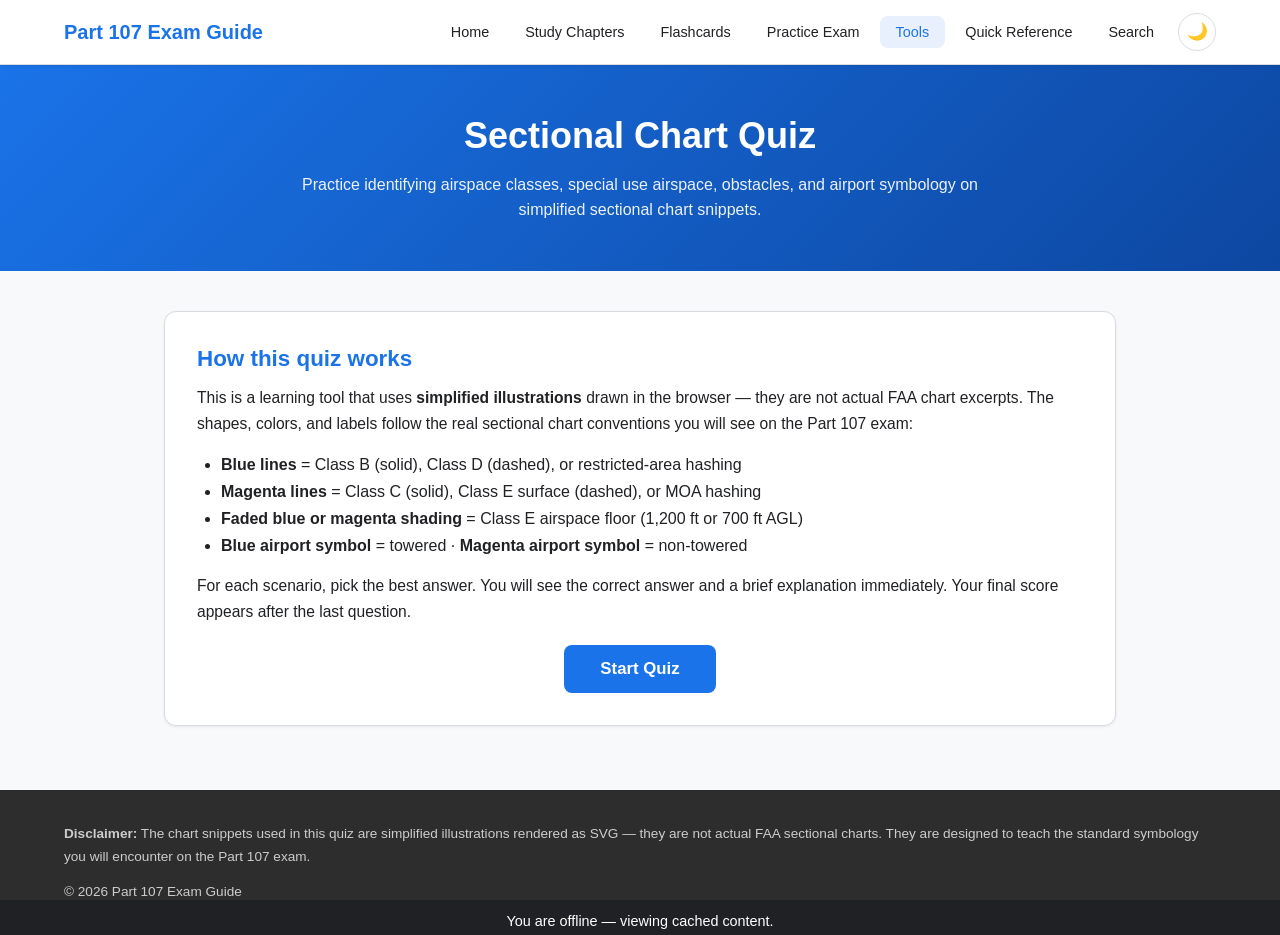
<file: tools/chart-quiz.html>
<!DOCTYPE html>
<html lang="en">
<head>
    <meta charset="UTF-8">
    <meta name="viewport" content="width=device-width, initial-scale=1.0">
    <meta http-equiv="Content-Security-Policy" content="default-src 'self'; script-src 'self' 'unsafe-inline'; style-src 'self' 'unsafe-inline'; img-src 'self' data:; font-src 'self'; connect-src 'self'; manifest-src 'self'; worker-src 'self'; object-src 'none'; base-uri 'self'; form-action 'self'">
    <title>Sectional Chart Quiz - Part 107 Exam Guide</title>
    <link rel="stylesheet" href="../css/styles.css">
    <link rel="manifest" href="../manifest.json">
    <meta name="theme-color" content="#0b3d91">
    <meta name="description" content="interactive sectional chart quiz testing airspace identification and symbology for the Part 107 exam">
    <meta name="robots" content="index, follow">
    <link rel="icon" type="image/svg+xml" href="../icons/favicon.svg">
    <meta property="og:type" content="website">
    <meta property="og:title" content="Sectional Chart Quiz - Part 107 Exam Guide">
    <meta property="og:description" content="interactive sectional chart quiz testing airspace identification and symbology for the Part 107 exam">
    <meta property="og:image" content="../icons/icon-512.png">
    <style>
        /* Page-specific layout for the chart quiz */
        .cq-hero {
            background: linear-gradient(135deg, #1a73e8 0%, #0d47a1 100%);
            color: white;
            padding: 48px 24px;
            text-align: center;
        }
        .cq-hero h1 {
            font-size: 2.25rem;
            margin-bottom: 12px;
        }
        .cq-hero p {
            opacity: 0.92;
            max-width: 700px;
            margin: 0 auto;
        }
        .cq-page {
            max-width: 1000px;
            margin: 0 auto;
            padding: 40px 24px;
        }
        .cq-intro {
            background: var(--bg-white);
            border: 1px solid var(--border);
            border-radius: var(--radius-lg);
            padding: 32px;
            margin-bottom: 24px;
            box-shadow: var(--shadow-sm);
        }
        .cq-intro h2 {
            text-align: left;
            font-size: 1.4rem;
            margin-bottom: 12px;
            color: var(--primary);
        }
        .cq-intro p {
            font-size: 0.975rem;
            color: var(--text);
            margin-bottom: 14px;
            line-height: 1.65;
        }
        .cq-intro .start-btn-wrap {
            margin-top: 20px;
            text-align: center;
        }

        /* Side-by-side layout: chart on left, question on right */
        .cq-stage {
            display: grid;
            grid-template-columns: 1fr 1fr;
            gap: 24px;
            background: var(--bg-white);
            border: 1px solid var(--border);
            border-radius: var(--radius-lg);
            padding: 28px;
            box-shadow: var(--shadow-sm);
        }
        .cq-chart-panel {
            background: #fbfaf6;
            border: 1px solid #e6e2d6;
            border-radius: var(--radius);
            padding: 18px;
            display: flex;
            align-items: center;
            justify-content: center;
            min-height: 320px;
        }
        .cq-question-panel {
            display: flex;
            flex-direction: column;
        }
        .cq-progress {
            font-size: 0.85rem;
            color: var(--text-light);
            font-weight: 600;
            margin-bottom: 12px;
            text-transform: uppercase;
            letter-spacing: 0.5px;
        }
        .cq-question-text {
            font-size: 1.05rem;
            line-height: 1.55;
            margin-bottom: 20px;
            font-weight: 600;
        }
        #cqOptions {
            display: flex;
            flex-direction: column;
            gap: 10px;
            margin-bottom: 16px;
        }
        #cqOptions .quiz-option {
            text-align: left;
            background: var(--bg-white);
            font-family: inherit;
        }
        .cq-footer {
            margin-top: 20px;
            padding-top: 16px;
            border-top: 1px solid var(--border);
            display: flex;
            justify-content: space-between;
            gap: 12px;
        }
        .cq-footer button:disabled {
            opacity: 0.45;
            cursor: not-allowed;
        }

        /* Results screen */
        .cq-results-card {
            background: var(--bg-white);
            border: 1px solid var(--border);
            border-radius: var(--radius-lg);
            padding: 48px 32px;
            text-align: center;
            box-shadow: var(--shadow-sm);
        }
        .cq-results-card .score-display {
            font-size: 3.5rem;
            font-weight: 800;
            margin: 16px 0;
        }
        .cq-results-card .score-display.pass {
            color: var(--secondary);
        }
        .cq-results-card .score-display.fail {
            color: var(--accent);
        }
        .cq-results-card h2 {
            font-size: 1.5rem;
            text-align: center;
            margin-bottom: 4px;
        }
        .cq-results-card p {
            color: var(--text-light);
            margin-bottom: 24px;
            font-size: 1.025rem;
        }
        .cq-results-actions {
            display: flex;
            justify-content: center;
            gap: 16px;
            flex-wrap: wrap;
        }

        /* Mobile: stack chart over question */
        @media (max-width: 768px) {
            .cq-stage {
                grid-template-columns: 1fr;
                padding: 18px;
                gap: 16px;
            }
            .cq-chart-panel {
                min-height: 260px;
            }
            .cq-hero h1 {
                font-size: 1.65rem;
            }
            .cq-question-text {
                font-size: 1rem;
            }
        }
    </style>
    <script>(function(){try{var t=localStorage.getItem('part107_theme');if(!t){t=(window.matchMedia&&window.matchMedia('(prefers-color-scheme: dark)').matches)?'dark':'light';}document.documentElement.setAttribute('data-theme',t);}catch(e){}})();</script>
</head>
<body>
    <a href="#main" class="skip-link">Skip to main content</a>
    <header class="site-header">
        <nav class="nav-bar">
            <a href="../index.html" class="logo">Part 107 Exam Guide</a>
            <button class="nav-toggle" aria-label="Toggle navigation">&#9776;</button>
            <ul class="nav-links">
                <li><a href="../index.html">Home</a></li>
                <li class="dropdown">
                    <a href="#">Study Chapters</a>
                    <ul class="dropdown-menu">
                        <li><a href="../chapters/regulations.html">1. Regulations</a></li>
                        <li><a href="../chapters/airspace.html">2. Airspace</a></li>
                        <li><a href="../chapters/weather.html">3. Weather</a></li>
                        <li><a href="../chapters/loading-performance.html">4. Loading &amp; Performance</a></li>
                        <li><a href="../chapters/operations.html">5. Operations</a></li>
                    </ul>
                </li>
                <li><a href="../flashcards.html">Flashcards</a></li>
                <li><a href="../practice-exam.html">Practice Exam</a></li>
                <li class="dropdown">
                    <a href="#" class="active">Tools</a>
                    <ul class="dropdown-menu">
                        <li><a href="../dashboard.html">Progress Dashboard</a></li>
                        <li><a href="metar-decoder.html">METAR Decoder</a></li>
                        <li><a href="chart-quiz.html">Chart Quiz</a></li>
                    </ul>
                </li>
                <li><a href="../reference.html">Quick Reference</a></li>
            </ul>
        </nav>
    </header>

    <section class="cq-hero">
        <div class="container">
            <h1>Sectional Chart Quiz</h1>
            <p>Practice identifying airspace classes, special use airspace, obstacles, and airport symbology on simplified sectional chart snippets.</p>
        </div>
    </section>

    <div class="cq-page" id="main">

        <!-- ====== INTRO SCREEN ====== -->
        <div id="cqIntro">
            <div class="cq-intro">
                <h2>How this quiz works</h2>
                <p>This is a learning tool that uses <strong>simplified illustrations</strong> drawn in the browser &mdash; they are not actual FAA chart excerpts. The shapes, colors, and labels follow the real sectional chart conventions you will see on the Part 107 exam:</p>
                <ul style="margin-left:24px;margin-bottom:14px;color:var(--text);line-height:1.7;">
                    <li><strong>Blue lines</strong> = Class B (solid), Class D (dashed), or restricted-area hashing</li>
                    <li><strong>Magenta lines</strong> = Class C (solid), Class E surface (dashed), or MOA hashing</li>
                    <li><strong>Faded blue or magenta shading</strong> = Class E airspace floor (1,200 ft or 700 ft AGL)</li>
                    <li><strong>Blue airport symbol</strong> = towered &middot; <strong>Magenta airport symbol</strong> = non-towered</li>
                </ul>
                <p>For each scenario, pick the best answer. You will see the correct answer and a brief explanation immediately. Your final score appears after the last question.</p>
                <div class="start-btn-wrap">
                    <button class="btn btn-action" onclick="cqStart()" style="font-size:1.05rem;padding:14px 36px;">Start Quiz</button>
                </div>
            </div>
        </div>

        <!-- ====== QUIZ SCREEN ====== -->
        <div id="cqQuiz" style="display:none;">
            <div class="cq-stage">
                <div class="cq-chart-panel">
                    <div id="cqChart" style="width:100%;"></div>
                </div>
                <div class="cq-question-panel">
                    <div class="cq-progress" id="cqProgress">Question 1 of 10</div>
                    <div class="cq-question-text" id="cqQuestionText"></div>
                    <div id="cqOptions"></div>
                    <div class="quiz-explanation" id="cqExplanation"></div>
                    <div class="cq-footer">
                        <button class="btn btn-secondary" id="cqPrev" onclick="cqPrev()">&larr; Previous</button>
                        <button class="btn btn-action" id="cqNext" onclick="cqNext()">Next &rarr;</button>
                    </div>
                </div>
            </div>
        </div>

        <!-- ====== RESULTS SCREEN ====== -->
        <div id="cqResults" style="display:none;">
            <div class="cq-results-card">
                <h2>Quiz Complete</h2>
                <div class="score-display" id="cqScore">0%</div>
                <p id="cqResultMsg"></p>
                <div class="cq-results-actions">
                    <button class="btn btn-action" onclick="cqRetake()">Retake Quiz</button>
                    <a href="../chapters/airspace.html" class="btn btn-secondary">Back to Study (Airspace)</a>
                    <a href="../index.html" class="btn btn-secondary">Home</a>
                </div>
            </div>
        </div>
    </div>

    <footer class="site-footer">
        <div class="container">
            <p><strong>Disclaimer:</strong> The chart snippets used in this quiz are simplified illustrations rendered as SVG &mdash; they are not actual FAA sectional charts. They are designed to teach the standard symbology you will encounter on the Part 107 exam.</p>
            <p>&copy; 2026 Part 107 Exam Guide</p>
        </div>
    </footer>

    <script src="../js/nav.js" defer></script>
    <script src="../js/chart-quiz.js" defer></script>
    <script src="../js/ui.js" defer></script>
    <script>
    if ('serviceWorker' in navigator) {
      window.addEventListener('load', function() {
        navigator.serviceWorker.register('/sw.js').catch(function(e) { console.log('SW reg failed:', e); });
      });
    }
    </script>
</body>
</html>
</file>
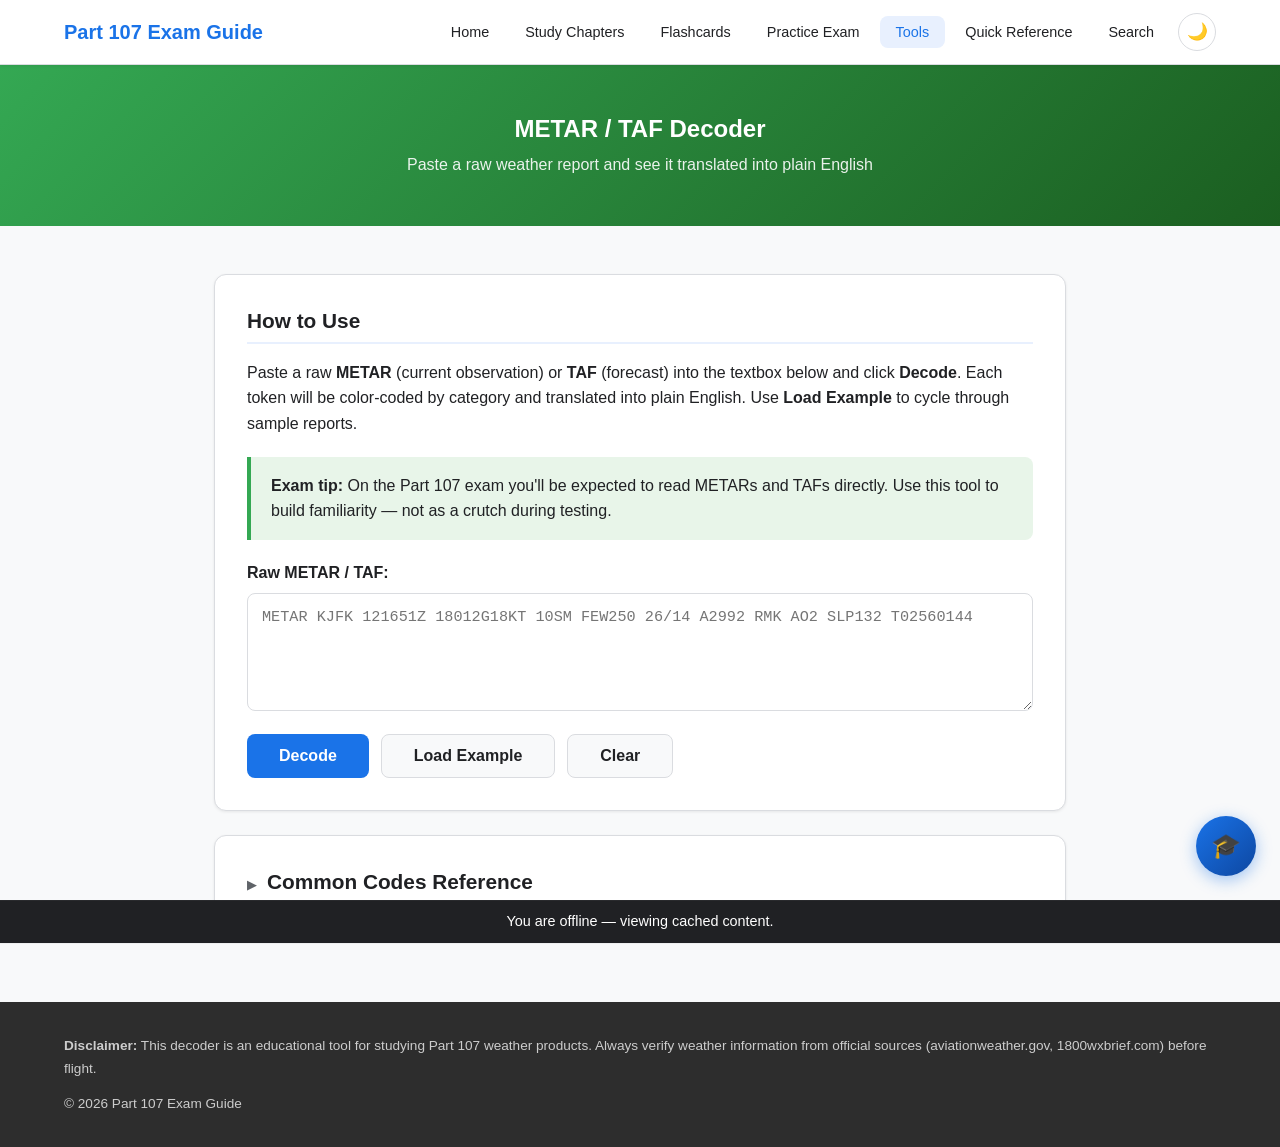
<file: tools/metar-decoder.html>
<!DOCTYPE html>
<html lang="en">
<head>
    <meta charset="UTF-8">
    <meta name="viewport" content="width=device-width, initial-scale=1.0">
    <meta http-equiv="Content-Security-Policy" content="default-src 'self'; script-src 'self' 'unsafe-inline'; style-src 'self' 'unsafe-inline'; img-src 'self' data:; font-src 'self'; connect-src 'self'; manifest-src 'self'; worker-src 'self'; object-src 'none'; base-uri 'self'; form-action 'self'">
    <title>METAR / TAF Decoder - Part 107 Exam Guide</title>
    <link rel="stylesheet" href="../css/styles.css">
    <link rel="manifest" href="../manifest.json">
    <meta name="theme-color" content="#0b3d91">
    <meta name="description" content="free METAR/TAF decoder that translates aviation weather reports into plain English for drone pilots">
    <meta name="robots" content="index, follow">
    <link rel="icon" type="image/svg+xml" href="../icons/favicon.svg">
    <meta property="og:type" content="website">
    <meta property="og:title" content="METAR / TAF Decoder - Part 107 Exam Guide">
    <meta property="og:description" content="free METAR/TAF decoder that translates aviation weather reports into plain English for drone pilots">
    <meta property="og:image" content="../icons/icon-512.png">
    <script>(function(){try{var t=localStorage.getItem('part107_theme');if(!t){t=(window.matchMedia&&window.matchMedia('(prefers-color-scheme: dark)').matches)?'dark':'light';}document.documentElement.setAttribute('data-theme',t);}catch(e){}})();</script>
</head>
<body>
    <a href="#main" class="skip-link">Skip to main content</a>
    <header class="site-header">
        <nav class="nav-bar">
            <a href="../index.html" class="logo">Part 107 Exam Guide</a>
            <button class="nav-toggle" aria-label="Toggle navigation">&#9776;</button>
            <ul class="nav-links">
                <li><a href="../index.html">Home</a></li>
                <li class="dropdown">
                    <a href="#">Study Chapters</a>
                    <ul class="dropdown-menu">
                        <li><a href="../chapters/regulations.html">1. Regulations</a></li>
                        <li><a href="../chapters/airspace.html">2. Airspace</a></li>
                        <li><a href="../chapters/weather.html">3. Weather</a></li>
                        <li><a href="../chapters/loading-performance.html">4. Loading &amp; Performance</a></li>
                        <li><a href="../chapters/operations.html">5. Operations</a></li>
                    </ul>
                </li>
                <li><a href="../flashcards.html">Flashcards</a></li>
                <li><a href="../practice-exam.html">Practice Exam</a></li>
                <li class="dropdown">
                    <a href="#" class="active">Tools</a>
                    <ul class="dropdown-menu">
                        <li><a href="../dashboard.html">Progress Dashboard</a></li>
                        <li><a href="metar-decoder.html">METAR Decoder</a></li>
                        <li><a href="chart-quiz.html">Chart Quiz</a></li>
                    </ul>
                </li>
                <li><a href="../reference.html">Quick Reference</a></li>
            </ul>
        </nav>
    </header>

    <section class="reference-hero">
        <div class="container">
            <h1>METAR / TAF Decoder</h1>
            <p style="opacity:0.9;margin-top:8px;">Paste a raw weather report and see it translated into plain English</p>
        </div>
    </section>

    <div class="reference-content" id="main">

        <!-- Instructions -->
        <div class="ref-section">
            <h2>How to Use</h2>
            <p style="margin-bottom:12px;">
                Paste a raw <strong>METAR</strong> (current observation) or <strong>TAF</strong> (forecast)
                into the textbox below and click <strong>Decode</strong>. Each token will be color-coded
                by category and translated into plain English. Use <strong>Load Example</strong> to cycle
                through sample reports.
            </p>
            <div class="tip-box">
                <strong>Exam tip:</strong> On the Part 107 exam you'll be expected to read METARs and TAFs
                directly. Use this tool to build familiarity &mdash; not as a crutch during testing.
            </div>

            <label for="metar-input" style="display:block;font-weight:600;margin-top:20px;margin-bottom:8px;">
                Raw METAR / TAF:
            </label>
            <textarea id="metar-input" class="metar-input"
                placeholder="METAR KJFK 121651Z 18012G18KT 10SM FEW250 26/14 A2992 RMK AO2 SLP132 T02560144"
                rows="4"></textarea>

            <div class="metar-controls">
                <button id="decode-btn" class="btn btn-action" type="button">Decode</button>
                <button id="example-btn" class="btn btn-secondary" type="button">Load Example</button>
                <button id="clear-btn" class="btn btn-secondary" type="button">Clear</button>
            </div>
        </div>

        <!-- Results -->
        <div class="ref-section" id="results-section" style="display:none;">
            <h2>Decoded Output</h2>

            <h3 class="metar-subhead">Plain English Summary</h3>
            <div id="summary-box" class="info-box"></div>

            <h3 class="metar-subhead">Raw (Token-Colored)</h3>
            <div id="raw-output" class="metar-raw"></div>

            <h3 class="metar-subhead">Token-by-Token Breakdown</h3>
            <div class="metar-table-wrap">
                <table class="ref-table metar-table">
                    <thead>
                        <tr>
                            <th style="width:25%;">Token</th>
                            <th style="width:20%;">Type</th>
                            <th>Meaning</th>
                        </tr>
                    </thead>
                    <tbody id="decoded-body"></tbody>
                </table>
            </div>
        </div>

        <!-- Common Codes Reference (collapsible) -->
        <div class="ref-section">
            <details class="metar-details">
                <summary><h2 style="display:inline-block;margin:0;border:none;padding:0;">Common Codes Reference</h2></summary>

                <h3 class="metar-subhead">Weather Phenomena</h3>
                <div class="ref-grid">
                    <div class="ref-item"><span class="ref-label">DZ</span><span class="ref-value">Drizzle</span></div>
                    <div class="ref-item"><span class="ref-label">RA</span><span class="ref-value">Rain</span></div>
                    <div class="ref-item"><span class="ref-label">SN</span><span class="ref-value">Snow</span></div>
                    <div class="ref-item"><span class="ref-label">SG</span><span class="ref-value">Snow grains</span></div>
                    <div class="ref-item"><span class="ref-label">PL</span><span class="ref-value">Ice pellets</span></div>
                    <div class="ref-item"><span class="ref-label">GR</span><span class="ref-value">Hail</span></div>
                    <div class="ref-item"><span class="ref-label">GS</span><span class="ref-value">Small hail / snow pellets</span></div>
                    <div class="ref-item"><span class="ref-label">IC</span><span class="ref-value">Ice crystals</span></div>
                    <div class="ref-item"><span class="ref-label">UP</span><span class="ref-value">Unknown precipitation</span></div>
                </div>

                <h3 class="metar-subhead">Obscurations</h3>
                <div class="ref-grid">
                    <div class="ref-item"><span class="ref-label">BR</span><span class="ref-value">Mist (vis &ge; 5/8 SM)</span></div>
                    <div class="ref-item"><span class="ref-label">FG</span><span class="ref-value">Fog (vis &lt; 5/8 SM)</span></div>
                    <div class="ref-item"><span class="ref-label">FU</span><span class="ref-value">Smoke</span></div>
                    <div class="ref-item"><span class="ref-label">HZ</span><span class="ref-value">Haze</span></div>
                    <div class="ref-item"><span class="ref-label">DU</span><span class="ref-value">Widespread dust</span></div>
                    <div class="ref-item"><span class="ref-label">SA</span><span class="ref-value">Sand</span></div>
                    <div class="ref-item"><span class="ref-label">VA</span><span class="ref-value">Volcanic ash</span></div>
                    <div class="ref-item"><span class="ref-label">PY</span><span class="ref-value">Spray</span></div>
                </div>

                <h3 class="metar-subhead">Descriptors</h3>
                <div class="ref-grid">
                    <div class="ref-item"><span class="ref-label">TS</span><span class="ref-value">Thunderstorm</span></div>
                    <div class="ref-item"><span class="ref-label">SH</span><span class="ref-value">Showers</span></div>
                    <div class="ref-item"><span class="ref-label">FZ</span><span class="ref-value">Freezing</span></div>
                    <div class="ref-item"><span class="ref-label">MI</span><span class="ref-value">Shallow</span></div>
                    <div class="ref-item"><span class="ref-label">BC</span><span class="ref-value">Patches</span></div>
                    <div class="ref-item"><span class="ref-label">BL</span><span class="ref-value">Blowing</span></div>
                    <div class="ref-item"><span class="ref-label">DR</span><span class="ref-value">Low drifting</span></div>
                    <div class="ref-item"><span class="ref-label">PR</span><span class="ref-value">Partial</span></div>
                </div>

                <h3 class="metar-subhead">Intensity</h3>
                <div class="ref-grid">
                    <div class="ref-item"><span class="ref-label">-</span><span class="ref-value">Light</span></div>
                    <div class="ref-item"><span class="ref-label">(none)</span><span class="ref-value">Moderate</span></div>
                    <div class="ref-item"><span class="ref-label">+</span><span class="ref-value">Heavy</span></div>
                    <div class="ref-item"><span class="ref-label">VC</span><span class="ref-value">In the vicinity (5&ndash;10 SM)</span></div>
                </div>

                <h3 class="metar-subhead">Sky Coverage</h3>
                <div class="ref-grid">
                    <div class="ref-item"><span class="ref-label">SKC / CLR</span><span class="ref-value">Sky clear</span></div>
                    <div class="ref-item"><span class="ref-label">FEW</span><span class="ref-value">Few (1/8&ndash;2/8)</span></div>
                    <div class="ref-item"><span class="ref-label">SCT</span><span class="ref-value">Scattered (3/8&ndash;4/8)</span></div>
                    <div class="ref-item"><span class="ref-label">BKN</span><span class="ref-value">Broken (5/8&ndash;7/8)</span></div>
                    <div class="ref-item"><span class="ref-label">OVC</span><span class="ref-value">Overcast (8/8)</span></div>
                    <div class="ref-item"><span class="ref-label">VV###</span><span class="ref-value">Vertical visibility (obscured)</span></div>
                    <div class="ref-item"><span class="ref-label">CB</span><span class="ref-value">Cumulonimbus</span></div>
                    <div class="ref-item"><span class="ref-label">TCU</span><span class="ref-value">Towering cumulus</span></div>
                </div>

                <h3 class="metar-subhead">TAF Change Groups</h3>
                <div class="ref-grid">
                    <div class="ref-item"><span class="ref-label">FM</span><span class="ref-value">From (rapid change)</span></div>
                    <div class="ref-item"><span class="ref-label">BECMG</span><span class="ref-value">Becoming (gradual)</span></div>
                    <div class="ref-item"><span class="ref-label">TEMPO</span><span class="ref-value">Temporary (&lt; 1 hr)</span></div>
                    <div class="ref-item"><span class="ref-label">PROB30</span><span class="ref-value">30% probability</span></div>
                    <div class="ref-item"><span class="ref-label">PROB40</span><span class="ref-value">40% probability</span></div>
                    <div class="ref-item"><span class="ref-label">NOSIG</span><span class="ref-value">No significant change</span></div>
                </div>
            </details>
        </div>

    </div>

    <footer class="site-footer">
        <div class="container">
            <p><strong>Disclaimer:</strong> This decoder is an educational tool for studying Part 107 weather products. Always verify weather information from official sources (aviationweather.gov, 1800wxbrief.com) before flight.</p>
            <p>&copy; 2026 Part 107 Exam Guide</p>
        </div>
    </footer>

    <script src="../js/progress.js" defer></script>
    <script src="../js/nav.js" defer></script>
    <script src="../js/assistant.js" defer></script>
    <script src="../js/metar-decoder.js" defer></script>
    <script src="../js/ui.js" defer></script>
    <script>
        (function () {
            var EXAMPLES = [
                'METAR KJFK 121651Z 18012G18KT 10SM FEW250 26/14 A2992',
                'METAR KDEN 251853Z 32018G28KT 1/2SM TSRA BKN015CB OVC050 18/16 A2987 RMK TS OHD',
                'METAR KLAX 121753Z VRB03KT 2SM BR SCT002 BKN008 16/15 A3001',
                'TAF KORD 121120Z 1212/1318 25010KT P6SM SCT040 FM121800 28015G25KT P6SM SCT070 PROB30 1300/1306 VRB05KT 3SM TSRA'
            ];
            var exampleIdx = 0;

            var input        = document.getElementById('metar-input');
            var decodeBtn    = document.getElementById('decode-btn');
            var exampleBtn   = document.getElementById('example-btn');
            var clearBtn     = document.getElementById('clear-btn');
            var resultsSec   = document.getElementById('results-section');
            var summaryBox   = document.getElementById('summary-box');
            var rawOut       = document.getElementById('raw-output');
            var tbody        = document.getElementById('decoded-body');

            function escapeHtml(s) {
                return String(s)
                    .replace(/&/g, '&amp;')
                    .replace(/</g, '&lt;')
                    .replace(/>/g, '&gt;')
                    .replace(/"/g, '&quot;')
                    .replace(/'/g, '&#39;');
            }

            function renderRaw(tokens) {
                var parts = [];
                for (var i = 0; i < tokens.length; i++) {
                    var t = tokens[i];
                    parts.push(
                        '<span class="tok tok-' + (t.category || 'other') + '" title="' +
                        escapeHtml(t.type + ': ' + t.meaning) + '">' +
                        escapeHtml(t.raw) + '</span>'
                    );
                }
                rawOut.innerHTML = parts.join(' ');
            }

            function renderTable(tokens) {
                var rows = [];
                for (var i = 0; i < tokens.length; i++) {
                    var t = tokens[i];
                    rows.push(
                        '<tr>' +
                        '<td><code class="tok-code">' + escapeHtml(t.raw) + '</code></td>' +
                        '<td><span class="type-badge type-' + (t.category || 'other') + '">' +
                        escapeHtml(t.type) + '</span></td>' +
                        '<td>' + escapeHtml(t.meaning) + '</td>' +
                        '</tr>'
                    );
                }
                tbody.innerHTML = rows.join('');
            }

            function doDecode() {
                var text = (input.value || '').trim();
                if (!text) {
                    resultsSec.style.display = 'none';
                    return;
                }
                var result = MetarDecoder.decode(text);
                summaryBox.textContent = result.summary;
                renderRaw(result.tokens);
                renderTable(result.tokens);
                resultsSec.style.display = '';
                resultsSec.scrollIntoView({ behavior: 'smooth', block: 'start' });
            }

            decodeBtn.addEventListener('click', doDecode);

            exampleBtn.addEventListener('click', function () {
                input.value = EXAMPLES[exampleIdx % EXAMPLES.length];
                exampleIdx++;
                doDecode();
            });

            clearBtn.addEventListener('click', function () {
                input.value = '';
                resultsSec.style.display = 'none';
                input.focus();
            });

            // Decode on Ctrl+Enter
            input.addEventListener('keydown', function (e) {
                if ((e.ctrlKey || e.metaKey) && e.key === 'Enter') {
                    doDecode();
                }
            });
        })();
    </script>
    <script>
    if ('serviceWorker' in navigator) {
      window.addEventListener('load', function() {
        navigator.serviceWorker.register('/sw.js').catch(function(e) { console.log('SW reg failed:', e); });
      });
    }
    </script>
</body>
</html>
</file>
<file: css/styles.css>
/* ========================================
   Part 107 Exam Guide - Main Stylesheet
   ======================================== */

/* --- Reset & Base --- */
*, *::before, *::after {
    box-sizing: border-box;
    margin: 0;
    padding: 0;
}

:root {
    --primary: #1a73e8;
    --primary-dark: #1557b0;
    --primary-light: #e8f0fe;
    --secondary: #34a853;
    --secondary-dark: #2d8f47;
    --accent: #ea4335;
    --warning: #fbbc04;
    --bg: #f8f9fa;
    --bg-white: #ffffff;
    --text: #202124;
    --text-light: #5f6368;
    --text-lighter: #80868b;
    --border: #dadce0;
    --shadow-sm: 0 1px 3px rgba(0,0,0,0.08);
    --shadow-md: 0 4px 12px rgba(0,0,0,0.1);
    --shadow-lg: 0 8px 24px rgba(0,0,0,0.12);
    --radius: 8px;
    --radius-lg: 12px;
    --max-width: 1200px;
    --header-height: 64px;
}

html {
    scroll-behavior: smooth;
}

body {
    font-family: -apple-system, BlinkMacSystemFont, 'Segoe UI', Roboto, Oxygen, Ubuntu, sans-serif;
    background: var(--bg);
    color: var(--text);
    line-height: 1.6;
    min-height: 100vh;
}

.container {
    max-width: var(--max-width);
    margin: 0 auto;
    padding: 0 24px;
}

a {
    color: var(--primary);
    text-decoration: none;
}

a:hover {
    text-decoration: underline;
}

h1, h2, h3, h4, h5 {
    line-height: 1.3;
}

/* --- Navigation --- */
.site-header {
    position: sticky;
    top: 0;
    z-index: 100;
    background: var(--bg-white);
    border-bottom: 1px solid var(--border);
    box-shadow: var(--shadow-sm);
}

.nav-bar {
    max-width: var(--max-width);
    margin: 0 auto;
    padding: 0 24px;
    display: flex;
    align-items: center;
    height: var(--header-height);
    justify-content: space-between;
}

.logo {
    font-size: 1.25rem;
    font-weight: 700;
    color: var(--primary);
    white-space: nowrap;
}

.logo:hover {
    text-decoration: none;
}

.nav-toggle {
    display: none;
    background: none;
    border: none;
    font-size: 1.5rem;
    cursor: pointer;
    color: var(--text);
}

.nav-links {
    display: flex;
    list-style: none;
    gap: 4px;
    align-items: center;
}

.nav-links > li > a {
    padding: 8px 16px;
    border-radius: var(--radius);
    color: var(--text);
    font-size: 0.9rem;
    font-weight: 500;
    transition: background 0.2s;
}

.nav-links > li > a:hover,
.nav-links > li > a.active {
    background: var(--primary-light);
    color: var(--primary);
    text-decoration: none;
}

/* Dropdown */
.dropdown {
    position: relative;
}

.dropdown-menu {
    display: none;
    position: absolute;
    top: 100%;
    left: 0;
    background: var(--bg-white);
    border: 1px solid var(--border);
    border-radius: var(--radius);
    box-shadow: var(--shadow-md);
    list-style: none;
    min-width: 240px;
    padding: 8px 0;
    z-index: 200;
}

.dropdown:hover .dropdown-menu {
    display: block;
}

.dropdown-menu li a {
    display: block;
    padding: 8px 20px;
    color: var(--text);
    font-size: 0.875rem;
}

.dropdown-menu li a:hover {
    background: var(--primary-light);
    color: var(--primary);
    text-decoration: none;
}

/* --- Hero --- */
.hero {
    background: linear-gradient(135deg, #1a73e8 0%, #0d47a1 100%);
    color: white;
    padding: 80px 24px;
    text-align: center;
}

.hero-content {
    max-width: 800px;
    margin: 0 auto;
}

.hero h1 {
    font-size: 2.75rem;
    margin-bottom: 16px;
    font-weight: 800;
}

.hero-subtitle {
    font-size: 1.25rem;
    opacity: 0.9;
    margin-bottom: 40px;
}

.hero-stats {
    display: flex;
    justify-content: center;
    gap: 48px;
    margin-bottom: 40px;
}

.stat {
    display: flex;
    flex-direction: column;
    align-items: center;
}

.stat-number {
    font-size: 2.5rem;
    font-weight: 800;
}

.stat-label {
    font-size: 0.9rem;
    opacity: 0.85;
}

/* --- Buttons --- */
.btn {
    display: inline-block;
    padding: 12px 32px;
    border-radius: var(--radius);
    font-weight: 600;
    font-size: 1rem;
    cursor: pointer;
    border: none;
    transition: all 0.2s;
}

.btn:hover {
    text-decoration: none;
    transform: translateY(-1px);
}

.btn-primary {
    background: white;
    color: var(--primary);
}

.btn-primary:hover {
    background: #f0f0f0;
    box-shadow: var(--shadow-md);
}

.btn-action {
    background: var(--primary);
    color: white;
}

.btn-action:hover {
    background: var(--primary-dark);
    box-shadow: var(--shadow-md);
}

.btn-secondary {
    background: var(--bg);
    color: var(--text);
    border: 1px solid var(--border);
}

.btn-secondary:hover {
    border-color: var(--primary);
    color: var(--primary);
}

.btn-success {
    background: var(--secondary);
    color: white;
}

.btn-success:hover {
    background: var(--secondary-dark);
}

/* --- Sections --- */
section {
    padding: 64px 0;
}

section h2 {
    font-size: 2rem;
    text-align: center;
    margin-bottom: 12px;
}

.section-subtitle {
    text-align: center;
    color: var(--text-light);
    margin-bottom: 40px;
    font-size: 1.05rem;
}

/* --- Exam Overview --- */
.overview-grid {
    display: grid;
    grid-template-columns: repeat(auto-fit, minmax(260px, 1fr));
    gap: 24px;
    margin-top: 32px;
}

.overview-card {
    background: var(--bg-white);
    border: 1px solid var(--border);
    border-radius: var(--radius-lg);
    padding: 28px;
    box-shadow: var(--shadow-sm);
}

.overview-card h3 {
    font-size: 1.15rem;
    margin-bottom: 16px;
    color: var(--primary);
}

.overview-card ul {
    list-style: none;
}

.overview-card li {
    padding: 6px 0;
    font-size: 0.925rem;
    border-bottom: 1px solid #f0f0f0;
}

.overview-card li:last-child {
    border-bottom: none;
}

/* --- Topic Breakdown --- */
.topic-bars {
    max-width: 700px;
    margin: 0 auto;
}

.topic-bar {
    margin-bottom: 20px;
}

.topic-info {
    display: flex;
    justify-content: space-between;
    margin-bottom: 6px;
}

.topic-name {
    font-weight: 600;
    font-size: 0.95rem;
}

.topic-percent {
    color: var(--text-light);
    font-size: 0.875rem;
}

.bar-track {
    height: 12px;
    background: #e8eaed;
    border-radius: 6px;
    overflow: hidden;
}

.bar-fill {
    height: 100%;
    background: linear-gradient(90deg, var(--primary), #4285f4);
    border-radius: 6px;
    transition: width 0.8s ease;
}

.topic-questions {
    font-size: 0.8rem;
    color: var(--text-lighter);
}

/* --- Chapter Cards --- */
.chapter-grid {
    display: grid;
    grid-template-columns: repeat(auto-fit, minmax(300px, 1fr));
    gap: 24px;
}

.chapter-card {
    background: var(--bg-white);
    border: 1px solid var(--border);
    border-radius: var(--radius-lg);
    padding: 32px;
    display: block;
    color: var(--text);
    transition: all 0.2s;
    position: relative;
    overflow: hidden;
}

.chapter-card:hover {
    text-decoration: none;
    border-color: var(--primary);
    box-shadow: var(--shadow-md);
    transform: translateY(-2px);
}

.chapter-number {
    font-size: 3rem;
    font-weight: 800;
    color: var(--primary-light);
    line-height: 1;
    margin-bottom: 8px;
}

.chapter-card h3 {
    font-size: 1.3rem;
    margin-bottom: 8px;
}

.chapter-card p {
    color: var(--text-light);
    font-size: 0.925rem;
    margin-bottom: 16px;
}

.chapter-meta {
    display: flex;
    justify-content: space-between;
    align-items: center;
}

.badge {
    background: var(--primary-light);
    color: var(--primary);
    padding: 4px 12px;
    border-radius: 20px;
    font-size: 0.8rem;
    font-weight: 600;
}

.chapter-link {
    color: var(--primary);
    font-weight: 600;
    font-size: 0.9rem;
}

/* --- Tools Cards --- */
.tools-grid {
    display: grid;
    grid-template-columns: repeat(auto-fit, minmax(280px, 1fr));
    gap: 24px;
}

.tool-card {
    background: var(--bg-white);
    border: 1px solid var(--border);
    border-radius: var(--radius-lg);
    padding: 32px;
    text-align: center;
    color: var(--text);
    transition: all 0.2s;
}

.tool-card:hover {
    text-decoration: none;
    border-color: var(--primary);
    box-shadow: var(--shadow-md);
    transform: translateY(-2px);
}

.tool-icon {
    font-size: 2.5rem;
    margin-bottom: 16px;
}

.tool-card h3 {
    margin-bottom: 8px;
}

.tool-card p {
    color: var(--text-light);
    font-size: 0.9rem;
}

/* --- Progress Section --- */
.progress-dashboard {
    display: grid;
    grid-template-columns: repeat(auto-fit, minmax(200px, 1fr));
    gap: 24px;
}

.progress-card {
    background: var(--bg-white);
    border: 1px solid var(--border);
    border-radius: var(--radius-lg);
    padding: 24px;
    text-align: center;
}

.progress-card h4 {
    font-size: 0.9rem;
    color: var(--text-light);
    margin-bottom: 16px;
}

.progress-text {
    font-size: 1.75rem;
    font-weight: 700;
    color: var(--primary);
}

/* --- Study Chapter Page Layout --- */
.chapter-hero {
    background: linear-gradient(135deg, #1a73e8 0%, #0d47a1 100%);
    color: white;
    padding: 48px 24px;
}

.chapter-hero .container {
    max-width: 900px;
}

.chapter-hero .chapter-label {
    font-size: 0.9rem;
    opacity: 0.8;
    text-transform: uppercase;
    letter-spacing: 1px;
    margin-bottom: 8px;
}

.chapter-hero h1 {
    font-size: 2.25rem;
    margin-bottom: 12px;
}

.chapter-hero .chapter-desc {
    font-size: 1.1rem;
    opacity: 0.9;
}

.chapter-content {
    max-width: 900px;
    margin: 0 auto;
    padding: 48px 24px;
}

/* --- Presentation Slides --- */
.presentation {
    margin-bottom: 48px;
}

.presentation h2 {
    text-align: left;
    font-size: 1.5rem;
    margin-bottom: 24px;
}

.slide-deck {
    background: var(--bg-white);
    border: 1px solid var(--border);
    border-radius: var(--radius-lg);
    overflow: hidden;
    box-shadow: var(--shadow-sm);
}

.slide {
    display: none;
    padding: 48px 40px;
    min-height: 400px;
}

.slide.active {
    display: block;
}

.slide h3 {
    font-size: 1.5rem;
    margin-bottom: 20px;
    color: var(--primary);
}

.slide h4 {
    font-size: 1.1rem;
    margin-top: 20px;
    margin-bottom: 10px;
}

.slide ul, .slide ol {
    margin-left: 24px;
    margin-bottom: 16px;
}

.slide li {
    margin-bottom: 8px;
    font-size: 1rem;
    line-height: 1.6;
}

.slide p {
    margin-bottom: 14px;
    font-size: 1rem;
}

.slide .key-point {
    background: var(--primary-light);
    border-left: 4px solid var(--primary);
    padding: 16px 20px;
    border-radius: 0 var(--radius) var(--radius) 0;
    margin: 16px 0;
    font-weight: 500;
}

.slide .warning-box {
    background: #fef7e0;
    border-left: 4px solid var(--warning);
    padding: 16px 20px;
    border-radius: 0 var(--radius) var(--radius) 0;
    margin: 16px 0;
}

.slide .example-box {
    background: #e8f5e9;
    border-left: 4px solid var(--secondary);
    padding: 16px 20px;
    border-radius: 0 var(--radius) var(--radius) 0;
    margin: 16px 0;
    font-family: 'Courier New', monospace;
}

.slide-controls {
    display: flex;
    justify-content: space-between;
    align-items: center;
    padding: 16px 24px;
    background: #f8f9fa;
    border-top: 1px solid var(--border);
}

.slide-counter {
    font-size: 0.9rem;
    color: var(--text-light);
    font-weight: 500;
}

.slide-btn {
    padding: 8px 20px;
    border: 1px solid var(--border);
    border-radius: var(--radius);
    background: var(--bg-white);
    cursor: pointer;
    font-size: 0.9rem;
    font-weight: 500;
    transition: all 0.2s;
}

.slide-btn:hover {
    border-color: var(--primary);
    color: var(--primary);
}

.slide-btn:disabled {
    opacity: 0.4;
    cursor: not-allowed;
}

/* --- Reading Section --- */
.reading-section {
    margin-bottom: 48px;
}

.reading-section h2 {
    text-align: left;
    font-size: 1.5rem;
    margin-bottom: 24px;
}

.reading-content {
    background: var(--bg-white);
    border: 1px solid var(--border);
    border-radius: var(--radius-lg);
    padding: 40px;
    box-shadow: var(--shadow-sm);
}

.reading-content h3 {
    font-size: 1.3rem;
    margin-top: 32px;
    margin-bottom: 12px;
    color: var(--text);
    padding-bottom: 8px;
    border-bottom: 2px solid var(--primary-light);
}

.reading-content h3:first-child {
    margin-top: 0;
}

.reading-content p {
    margin-bottom: 14px;
    font-size: 0.975rem;
    line-height: 1.7;
}

.reading-content ul, .reading-content ol {
    margin-left: 24px;
    margin-bottom: 16px;
}

.reading-content li {
    margin-bottom: 6px;
    line-height: 1.6;
}

.reading-content table {
    width: 100%;
    border-collapse: collapse;
    margin: 20px 0;
    font-size: 0.925rem;
}

.reading-content th {
    background: var(--primary);
    color: white;
    padding: 12px 16px;
    text-align: left;
    font-weight: 600;
}

.reading-content td {
    padding: 10px 16px;
    border-bottom: 1px solid var(--border);
}

.reading-content tr:nth-child(even) {
    background: #f8f9fa;
}

.info-box {
    background: var(--primary-light);
    border-left: 4px solid var(--primary);
    padding: 16px 20px;
    border-radius: 0 var(--radius) var(--radius) 0;
    margin: 20px 0;
}

.warning-box {
    background: #fef7e0;
    border-left: 4px solid var(--warning);
    padding: 16px 20px;
    border-radius: 0 var(--radius) var(--radius) 0;
    margin: 20px 0;
}

.tip-box {
    background: #e8f5e9;
    border-left: 4px solid var(--secondary);
    padding: 16px 20px;
    border-radius: 0 var(--radius) var(--radius) 0;
    margin: 20px 0;
}

/* --- Quiz Section --- */
.quiz-section {
    margin-bottom: 48px;
}

.quiz-section h2 {
    text-align: left;
    font-size: 1.5rem;
    margin-bottom: 24px;
}

.quiz-container {
    background: var(--bg-white);
    border: 1px solid var(--border);
    border-radius: var(--radius-lg);
    overflow: hidden;
    box-shadow: var(--shadow-sm);
}

.quiz-header {
    padding: 20px 32px;
    background: #f8f9fa;
    border-bottom: 1px solid var(--border);
    display: flex;
    justify-content: space-between;
    align-items: center;
}

.quiz-progress-text {
    font-weight: 600;
    font-size: 0.95rem;
}

.quiz-score {
    font-weight: 600;
    color: var(--primary);
}

.quiz-body {
    padding: 32px;
}

.quiz-question {
    display: none;
}

.quiz-question.active {
    display: block;
}

.quiz-question h3 {
    font-size: 1.1rem;
    margin-bottom: 20px;
    line-height: 1.5;
}

.quiz-options {
    display: flex;
    flex-direction: column;
    gap: 12px;
}

.quiz-option {
    display: block;
    padding: 14px 20px;
    border: 2px solid var(--border);
    border-radius: var(--radius);
    cursor: pointer;
    transition: all 0.2s;
    font-size: 0.95rem;
    line-height: 1.5;
}

.quiz-option:hover {
    border-color: var(--primary);
    background: var(--primary-light);
}

.quiz-option.selected {
    border-color: var(--primary);
    background: var(--primary-light);
}

.quiz-option.correct {
    border-color: var(--secondary);
    background: #e8f5e9;
}

.quiz-option.incorrect {
    border-color: var(--accent);
    background: #fce8e6;
}

.quiz-option.disabled {
    pointer-events: none;
}

.quiz-explanation {
    display: none;
    margin-top: 20px;
    padding: 16px 20px;
    border-radius: var(--radius);
    font-size: 0.925rem;
    line-height: 1.6;
}

.quiz-explanation.show {
    display: block;
}

.quiz-explanation.correct {
    background: #e8f5e9;
    border-left: 4px solid var(--secondary);
}

.quiz-explanation.incorrect {
    background: #fce8e6;
    border-left: 4px solid var(--accent);
}

.quiz-footer {
    padding: 20px 32px;
    border-top: 1px solid var(--border);
    display: flex;
    justify-content: space-between;
}

.quiz-results {
    text-align: center;
    padding: 48px 32px;
}

.quiz-results h3 {
    font-size: 1.5rem;
    margin-bottom: 8px;
}

.quiz-results .score-display {
    font-size: 3rem;
    font-weight: 800;
    margin: 16px 0;
}

.quiz-results .score-display.pass {
    color: var(--secondary);
}

.quiz-results .score-display.fail {
    color: var(--accent);
}

.quiz-results p {
    color: var(--text-light);
    margin-bottom: 24px;
}

/* --- Flashcard Styles --- */
.flashcard-controls {
    display: flex;
    justify-content: center;
    gap: 12px;
    margin-bottom: 32px;
    flex-wrap: wrap;
}

.filter-btn {
    padding: 8px 20px;
    border: 1px solid var(--border);
    border-radius: 20px;
    background: var(--bg-white);
    cursor: pointer;
    font-size: 0.875rem;
    font-weight: 500;
    transition: all 0.2s;
}

.filter-btn:hover,
.filter-btn.active {
    border-color: var(--primary);
    background: var(--primary-light);
    color: var(--primary);
}

.flashcard-area {
    max-width: 600px;
    margin: 0 auto;
}

.flashcard {
    perspective: 1000px;
    height: 350px;
    margin-bottom: 24px;
    cursor: pointer;
}

.flashcard-inner {
    width: 100%;
    height: 100%;
    position: relative;
    transition: transform 0.6s;
    transform-style: preserve-3d;
}

.flashcard.flipped .flashcard-inner {
    transform: rotateY(180deg);
}

.flashcard-front, .flashcard-back {
    position: absolute;
    width: 100%;
    height: 100%;
    backface-visibility: hidden;
    border-radius: var(--radius-lg);
    border: 1px solid var(--border);
    box-shadow: var(--shadow-md);
    display: flex;
    flex-direction: column;
    align-items: center;
    justify-content: center;
    padding: 32px;
    text-align: center;
}

.flashcard-front {
    background: var(--bg-white);
}

.flashcard-front h3 {
    font-size: 1.25rem;
    line-height: 1.5;
}

.flashcard-front .card-hint {
    position: absolute;
    bottom: 20px;
    color: var(--text-lighter);
    font-size: 0.8rem;
}

.flashcard-back {
    background: linear-gradient(135deg, #1a73e8, #0d47a1);
    color: white;
    transform: rotateY(180deg);
}

.flashcard-back p {
    font-size: 1.05rem;
    line-height: 1.6;
}

.flashcard-nav {
    display: flex;
    justify-content: center;
    align-items: center;
    gap: 24px;
}

.flashcard-counter {
    font-size: 0.95rem;
    color: var(--text-light);
    font-weight: 500;
}

.fc-nav-btn {
    width: 44px;
    height: 44px;
    border-radius: 50%;
    border: 1px solid var(--border);
    background: var(--bg-white);
    cursor: pointer;
    font-size: 1.2rem;
    display: flex;
    align-items: center;
    justify-content: center;
    transition: all 0.2s;
}

.fc-nav-btn:hover {
    border-color: var(--primary);
    color: var(--primary);
}

.mastered-btn {
    padding: 8px 20px;
    border: 1px solid var(--secondary);
    border-radius: 20px;
    background: transparent;
    color: var(--secondary);
    cursor: pointer;
    font-size: 0.85rem;
    font-weight: 500;
    transition: all 0.2s;
}

.mastered-btn:hover,
.mastered-btn.active {
    background: var(--secondary);
    color: white;
}

/* --- Practice Exam --- */
.exam-hero {
    background: linear-gradient(135deg, #ea4335 0%, #c62828 100%);
    color: white;
    padding: 48px 24px;
    text-align: center;
}

.exam-hero h1 {
    font-size: 2.25rem;
    margin-bottom: 12px;
}

.exam-setup {
    max-width: 600px;
    margin: 0 auto;
    padding: 48px 24px;
    text-align: center;
}

.exam-setup h2 {
    margin-bottom: 24px;
}

.exam-info-cards {
    display: grid;
    grid-template-columns: repeat(3, 1fr);
    gap: 16px;
    margin-bottom: 32px;
}

.exam-info-card {
    background: var(--bg-white);
    border: 1px solid var(--border);
    border-radius: var(--radius);
    padding: 20px;
}

.exam-info-card .number {
    font-size: 1.75rem;
    font-weight: 800;
    color: var(--primary);
}

.exam-info-card .label {
    font-size: 0.8rem;
    color: var(--text-light);
}

.timer {
    font-size: 1.5rem;
    font-weight: 700;
    font-family: 'Courier New', monospace;
    background: var(--bg-white);
    border: 1px solid var(--border);
    border-radius: var(--radius);
    padding: 8px 20px;
    display: inline-block;
}

.timer.warning {
    color: var(--accent);
    border-color: var(--accent);
}

.exam-question-nav {
    display: grid;
    grid-template-columns: repeat(10, 1fr);
    gap: 6px;
    margin: 20px 0;
}

.q-nav-btn {
    width: 36px;
    height: 36px;
    border: 1px solid var(--border);
    border-radius: 4px;
    background: var(--bg-white);
    cursor: pointer;
    font-size: 0.75rem;
    font-weight: 500;
    display: flex;
    align-items: center;
    justify-content: center;
    transition: all 0.15s;
}

.q-nav-btn:hover {
    border-color: var(--primary);
}

.q-nav-btn.current {
    background: var(--primary);
    color: white;
    border-color: var(--primary);
}

.q-nav-btn.answered {
    background: var(--primary-light);
    border-color: var(--primary);
    color: var(--primary);
}

.q-nav-btn.flagged {
    border-color: var(--warning);
    background: #fef7e0;
}

/* --- Reference Page --- */
.reference-hero {
    background: linear-gradient(135deg, #34a853 0%, #1b5e20 100%);
    color: white;
    padding: 48px 24px;
    text-align: center;
}

.reference-content {
    max-width: 900px;
    margin: 0 auto;
    padding: 48px 24px;
}

.ref-section {
    background: var(--bg-white);
    border: 1px solid var(--border);
    border-radius: var(--radius-lg);
    padding: 32px;
    margin-bottom: 24px;
    box-shadow: var(--shadow-sm);
}

.ref-section h2 {
    text-align: left;
    font-size: 1.3rem;
    margin-bottom: 16px;
    padding-bottom: 8px;
    border-bottom: 2px solid var(--primary-light);
}

.ref-grid {
    display: grid;
    grid-template-columns: repeat(auto-fit, minmax(200px, 1fr));
    gap: 16px;
}

.ref-item {
    display: flex;
    flex-direction: column;
}

.ref-item .ref-label {
    font-size: 0.8rem;
    color: var(--text-light);
    text-transform: uppercase;
    letter-spacing: 0.5px;
    margin-bottom: 4px;
}

.ref-item .ref-value {
    font-size: 1.1rem;
    font-weight: 700;
    color: var(--primary);
}

.ref-table {
    width: 100%;
    border-collapse: collapse;
    font-size: 0.925rem;
}

.ref-table th {
    background: var(--primary);
    color: white;
    padding: 10px 14px;
    text-align: left;
    font-weight: 600;
}

.ref-table td {
    padding: 8px 14px;
    border-bottom: 1px solid var(--border);
}

.ref-table tr:nth-child(even) {
    background: #f8f9fa;
}

/* --- Chapter Navigation --- */
.chapter-nav {
    display: flex;
    justify-content: space-between;
    padding: 32px 0;
    border-top: 1px solid var(--border);
    margin-top: 48px;
}

.chapter-nav a {
    display: flex;
    flex-direction: column;
    padding: 16px 20px;
    border: 1px solid var(--border);
    border-radius: var(--radius);
    transition: all 0.2s;
    max-width: 45%;
}

.chapter-nav a:hover {
    text-decoration: none;
    border-color: var(--primary);
    box-shadow: var(--shadow-sm);
}

.chapter-nav .nav-label {
    font-size: 0.8rem;
    color: var(--text-light);
    text-transform: uppercase;
    letter-spacing: 0.5px;
}

.chapter-nav .nav-title {
    font-weight: 600;
    font-size: 1rem;
}

/* --- Footer --- */
.site-footer {
    background: #2d2d2d;
    color: #ccc;
    padding: 32px 24px;
    font-size: 0.85rem;
    line-height: 1.7;
}

.site-footer a {
    color: #90caf9;
}

.site-footer p {
    max-width: var(--max-width);
    margin: 0 auto 12px;
}

.site-footer p:last-child {
    margin-bottom: 0;
}

/* --- Mobile Responsive --- */
@media (max-width: 768px) {
    .nav-toggle {
        display: block;
    }

    .nav-links {
        display: none;
        position: absolute;
        top: var(--header-height);
        left: 0;
        right: 0;
        background: var(--bg-white);
        flex-direction: column;
        padding: 16px;
        border-bottom: 1px solid var(--border);
        box-shadow: var(--shadow-md);
    }

    .nav-links.open {
        display: flex;
    }

    .dropdown-menu {
        position: static;
        box-shadow: none;
        border: none;
        padding-left: 16px;
    }

    .dropdown:hover .dropdown-menu {
        display: none;
    }

    .dropdown.open .dropdown-menu {
        display: block;
    }

    .hero h1 {
        font-size: 2rem;
    }

    .hero-stats {
        gap: 24px;
    }

    .stat-number {
        font-size: 2rem;
    }

    section {
        padding: 40px 0;
    }

    section h2 {
        font-size: 1.5rem;
    }

    .slide {
        padding: 28px 24px;
        min-height: 300px;
    }

    .reading-content {
        padding: 24px;
    }

    .exam-info-cards {
        grid-template-columns: 1fr;
    }

    .exam-question-nav {
        grid-template-columns: repeat(6, 1fr);
    }

    .chapter-nav {
        flex-direction: column;
        gap: 12px;
    }

    .chapter-nav a {
        max-width: 100%;
    }

    .chat-window {
        width: calc(100vw - 24px) !important;
        right: 12px !important;
        bottom: 80px !important;
        max-height: 70vh !important;
    }
}

/* --- AI Study Assistant Chat Widget --- */
.chat-fab {
    position: fixed;
    bottom: 24px;
    right: 24px;
    width: 60px;
    height: 60px;
    border-radius: 50%;
    background: linear-gradient(135deg, #1a73e8, #0d47a1);
    color: white;
    border: none;
    cursor: pointer;
    box-shadow: 0 4px 16px rgba(26, 115, 232, 0.4);
    z-index: 1000;
    display: flex;
    align-items: center;
    justify-content: center;
    font-size: 1.5rem;
    transition: all 0.3s;
}

.chat-fab:hover {
    transform: scale(1.08);
    box-shadow: 0 6px 20px rgba(26, 115, 232, 0.5);
}

.chat-fab .fab-close {
    display: none;
}

.chat-fab.open .fab-icon {
    display: none;
}

.chat-fab.open .fab-close {
    display: block;
    font-size: 1.6rem;
    line-height: 1;
}

.chat-fab .fab-badge {
    position: absolute;
    top: -2px;
    right: -2px;
    width: 18px;
    height: 18px;
    background: var(--accent);
    border-radius: 50%;
    font-size: 0.65rem;
    font-weight: 700;
    display: flex;
    align-items: center;
    justify-content: center;
    border: 2px solid white;
}

.chat-window {
    position: fixed;
    bottom: 96px;
    right: 24px;
    width: 400px;
    max-height: 560px;
    background: var(--bg-white);
    border-radius: var(--radius-lg);
    box-shadow: 0 8px 32px rgba(0, 0, 0, 0.18);
    z-index: 999;
    display: none;
    flex-direction: column;
    overflow: hidden;
    border: 1px solid var(--border);
}

.chat-window.open {
    display: flex;
    animation: chatSlideUp 0.3s ease;
}

@keyframes chatSlideUp {
    from {
        opacity: 0;
        transform: translateY(16px);
    }
    to {
        opacity: 1;
        transform: translateY(0);
    }
}

.chat-header {
    background: linear-gradient(135deg, #1a73e8, #0d47a1);
    color: white;
    padding: 16px 20px;
    display: flex;
    align-items: center;
    gap: 12px;
    flex-shrink: 0;
}

.chat-header-icon {
    width: 36px;
    height: 36px;
    background: rgba(255, 255, 255, 0.2);
    border-radius: 50%;
    display: flex;
    align-items: center;
    justify-content: center;
    font-size: 1.1rem;
}

.chat-header-text h4 {
    font-size: 0.95rem;
    font-weight: 600;
    margin: 0;
}

.chat-header-text span {
    font-size: 0.75rem;
    opacity: 0.8;
}

.chat-messages {
    flex: 1;
    overflow-y: auto;
    padding: 16px;
    display: flex;
    flex-direction: column;
    gap: 12px;
    min-height: 280px;
    max-height: 360px;
}

.chat-msg {
    max-width: 88%;
    padding: 10px 14px;
    border-radius: 12px;
    font-size: 0.9rem;
    line-height: 1.55;
    word-wrap: break-word;
}

.chat-msg.bot {
    background: #f0f4f9;
    color: var(--text);
    align-self: flex-start;
    border-bottom-left-radius: 4px;
}

.chat-msg.user {
    background: var(--primary);
    color: white;
    align-self: flex-end;
    border-bottom-right-radius: 4px;
}

.chat-msg strong {
    font-weight: 600;
}

.chat-msg code {
    background: rgba(0, 0, 0, 0.06);
    padding: 1px 5px;
    border-radius: 3px;
    font-size: 0.85em;
    font-family: 'Courier New', monospace;
}

.chat-msg a {
    color: var(--primary);
    text-decoration: underline;
}

.chat-msg.user a {
    color: #bbdefb;
}

.chat-msg ul {
    margin: 6px 0 2px 16px;
    padding: 0;
}

.chat-msg li {
    margin-bottom: 3px;
}

.chat-suggestions {
    padding: 0 16px 12px;
    display: flex;
    flex-wrap: wrap;
    gap: 6px;
    flex-shrink: 0;
}

.chat-suggestions.hidden {
    display: none;
}

.suggest-chip {
    padding: 6px 14px;
    border: 1px solid var(--border);
    border-radius: 20px;
    background: var(--bg-white);
    font-size: 0.8rem;
    cursor: pointer;
    color: var(--text-light);
    transition: all 0.15s;
    white-space: nowrap;
}

.suggest-chip:hover {
    border-color: var(--primary);
    color: var(--primary);
    background: var(--primary-light);
}

.chat-input-area {
    display: flex;
    gap: 8px;
    padding: 12px 16px;
    border-top: 1px solid var(--border);
    background: var(--bg);
    flex-shrink: 0;
}

.chat-input {
    flex: 1;
    padding: 10px 14px;
    border: 1px solid var(--border);
    border-radius: 20px;
    font-size: 0.9rem;
    outline: none;
    background: var(--bg-white);
    font-family: inherit;
}

.chat-input:focus {
    border-color: var(--primary);
}

.chat-send {
    width: 40px;
    height: 40px;
    border-radius: 50%;
    background: var(--primary);
    color: white;
    border: none;
    cursor: pointer;
    display: flex;
    align-items: center;
    justify-content: center;
    font-size: 1.1rem;
    transition: background 0.2s;
    flex-shrink: 0;
}

.chat-send:hover {
    background: var(--primary-dark);
}

.chat-typing {
    display: flex;
    gap: 4px;
    padding: 10px 14px;
    align-self: flex-start;
}

.chat-typing span {
    width: 8px;
    height: 8px;
    background: #bbb;
    border-radius: 50%;
    animation: typingBounce 1.4s infinite;
}

.chat-typing span:nth-child(2) {
    animation-delay: 0.2s;
}

.chat-typing span:nth-child(3) {
    animation-delay: 0.4s;
}

@keyframes typingBounce {
    0%, 60%, 100% { transform: translateY(0); }
    30% { transform: translateY(-6px); }
}

/* --- METAR / TAF Decoder --- */
.metar-input {
    width: 100%;
    font-family: 'SF Mono', Menlo, Monaco, Consolas, 'Courier New', monospace;
    font-size: 0.95rem;
    padding: 12px 14px;
    border: 1px solid var(--border);
    border-radius: var(--radius);
    resize: vertical;
    line-height: 1.5;
    background: var(--bg-white);
    color: var(--text);
}

.metar-input:focus {
    outline: none;
    border-color: var(--primary);
    box-shadow: 0 0 0 3px var(--primary-light);
}

.metar-controls {
    display: flex;
    flex-wrap: wrap;
    gap: 12px;
    margin-top: 16px;
}

.metar-subhead {
    font-size: 1rem;
    font-weight: 600;
    color: var(--text-light);
    text-transform: uppercase;
    letter-spacing: 0.5px;
    margin-top: 24px;
    margin-bottom: 10px;
}

.metar-raw {
    font-family: 'SF Mono', Menlo, Monaco, Consolas, 'Courier New', monospace;
    font-size: 1rem;
    background: #1e1e1e;
    color: #f0f0f0;
    padding: 16px;
    border-radius: var(--radius);
    line-height: 2.2;
    word-spacing: 4px;
    overflow-x: auto;
}

.metar-raw .tok {
    padding: 3px 6px;
    border-radius: 4px;
    background: rgba(255, 255, 255, 0.08);
    cursor: help;
    white-space: nowrap;
}

.metar-table-wrap {
    overflow-x: auto;
}

.metar-table {
    margin-top: 8px;
}

.metar-table .tok-code {
    font-family: 'SF Mono', Menlo, Monaco, Consolas, 'Courier New', monospace;
    background: var(--bg);
    padding: 2px 6px;
    border-radius: 4px;
    font-size: 0.9rem;
    color: var(--text);
}

.type-badge {
    display: inline-block;
    padding: 3px 10px;
    border-radius: 12px;
    font-size: 0.75rem;
    font-weight: 600;
    text-transform: uppercase;
    letter-spacing: 0.3px;
    white-space: nowrap;
}

/* Category color coding (used in both raw view and table badges) */
.type-report,      .metar-raw .tok-report      { background: #6a1b9a; color: white; }
.type-station,     .metar-raw .tok-station     { background: #1a73e8; color: white; }
.type-time,        .metar-raw .tok-time        { background: #455a64; color: white; }
.type-wind,        .metar-raw .tok-wind        { background: #1976d2; color: white; }
.type-visibility,  .metar-raw .tok-visibility  { background: #2e7d32; color: white; }
.type-weather,     .metar-raw .tok-weather     { background: #ef6c00; color: white; }
.type-sky,         .metar-raw .tok-sky         { background: #607d8b; color: white; }
.type-temp,        .metar-raw .tok-temp        { background: #c2185b; color: white; }
.type-altimeter,   .metar-raw .tok-altimeter   { background: #00838f; color: white; }
.type-change,      .metar-raw .tok-change      { background: #8e24aa; color: white; }
.type-remarks,     .metar-raw .tok-remarks     { background: #5d4037; color: white; }
.type-other,       .metar-raw .tok-other       { background: #9e9e9e; color: white; }

.metar-details > summary {
    cursor: pointer;
    list-style: none;
    padding: 0;
    border: none;
}

.metar-details > summary::-webkit-details-marker {
    display: none;
}

.metar-details > summary::before {
    content: '\25B6';
    display: inline-block;
    margin-right: 10px;
    font-size: 0.8rem;
    color: var(--text-light);
    transition: transform 0.2s;
}

.metar-details[open] > summary::before {
    transform: rotate(90deg);
}

@media (max-width: 600px) {
    .metar-raw {
        font-size: 0.85rem;
        line-height: 2;
    }

    .metar-controls .btn {
        flex: 1 1 auto;
        padding: 10px 16px;
    }
}

/* ========================================
   Site Enhancements: skip link, theme
   toggle, back-to-top, offline banner
   ======================================== */

/* --- Skip to content (a11y) --- */
.skip-link {
    position: absolute;
    left: -9999px;
    top: 0;
    z-index: 1000;
    padding: 12px 20px;
    background: var(--primary);
    color: #fff;
    border-radius: 0 0 var(--radius) 0;
    font-weight: 600;
}

.skip-link:focus {
    left: 0;
    text-decoration: none;
    outline: 3px solid var(--warning);
}

/* Make keyboard focus visible everywhere */
a:focus-visible,
button:focus-visible,
[tabindex]:focus-visible,
.flashcard:focus-visible {
    outline: 3px solid var(--primary);
    outline-offset: 2px;
}

/* --- Theme toggle button (in nav) --- */
.theme-toggle {
    display: inline-flex;
    align-items: center;
    justify-content: center;
    width: 38px;
    height: 38px;
    margin-left: 4px;
    padding: 0;
    background: none;
    border: 1px solid var(--border);
    border-radius: 50%;
    font-size: 1.05rem;
    line-height: 1;
    cursor: pointer;
    color: var(--text);
    transition: background 0.2s, border-color 0.2s;
}

.theme-toggle:hover {
    background: var(--primary-light);
    border-color: var(--primary);
}

/* --- Back to top button --- */
.back-to-top {
    position: fixed;
    right: 20px;
    bottom: 20px;
    width: 46px;
    height: 46px;
    display: flex;
    align-items: center;
    justify-content: center;
    background: var(--primary);
    color: #fff;
    border: none;
    border-radius: 50%;
    font-size: 1.3rem;
    cursor: pointer;
    box-shadow: var(--shadow-md);
    opacity: 0;
    visibility: hidden;
    transform: translateY(10px);
    transition: opacity 0.25s, transform 0.25s, visibility 0.25s;
    z-index: 90;
}

.back-to-top.visible {
    opacity: 1;
    visibility: visible;
    transform: translateY(0);
}

.back-to-top:hover {
    background: var(--primary-dark);
}

/* --- Offline banner --- */
.offline-banner {
    position: fixed;
    left: 0;
    right: 0;
    bottom: 0;
    z-index: 200;
    padding: 10px 16px;
    text-align: center;
    background: var(--text);
    color: #fff;
    font-size: 0.9rem;
    font-weight: 500;
    transform: translateY(100%);
    transition: transform 0.3s;
}

.offline-banner.show {
    transform: translateY(0);
}

/* ========================================
   Dark mode
   ======================================== */
[data-theme="dark"] {
    --primary-light: #1a2740;
    --bg: #121316;
    --bg-white: #1e1f24;
    --text: #e8eaed;
    --text-light: #9aa0a6;
    --text-lighter: #80868b;
    --border: #3c4043;
    --shadow-sm: 0 1px 3px rgba(0,0,0,0.4);
    --shadow-md: 0 4px 12px rgba(0,0,0,0.5);
    --shadow-lg: 0 8px 24px rgba(0,0,0,0.6);
    color-scheme: dark;
}

/* Defensive surface overrides so chrome that may use literal
   light colors still reads correctly in dark mode. */
[data-theme="dark"] body {
    background: var(--bg);
    color: var(--text);
}

[data-theme="dark"] .site-header {
    background: var(--bg-white);
    border-bottom-color: var(--border);
}

[data-theme="dark"] .site-footer {
    background: var(--bg-white);
}

[data-theme="dark"] .chat-window,
[data-theme="dark"] .chat-input {
    background: var(--bg-white);
    color: var(--text);
}

/* ========================================
   Print stylesheet
   ======================================== */
@media print {
    .site-header,
    .nav-bar,
    .site-footer,
    .chat-fab,
    .chat-window,
    .slide-controls,
    .back-to-top,
    .theme-toggle,
    .skip-link,
    .offline-banner {
        display: none !important;
    }

    body {
        background: #fff;
        color: #000;
    }

    /* Reveal every slide when printing the reading material */
    .slide {
        display: block !important;
        page-break-inside: avoid;
        border-bottom: 1px solid #ccc;
        margin-bottom: 16px;
    }

    .card,
    .reading-section,
    .info-box,
    .tip-box,
    .warning-box,
    .example-box,
    .key-point {
        page-break-inside: avoid;
    }

    a {
        color: #000;
        text-decoration: underline;
    }

    .container {
        max-width: 100%;
    }
}

/* ========================================
   Search page
   ======================================== */
.search-wrap {
    max-width: 760px;
    margin: 0 auto;
    padding: 32px 24px 64px;
}

.search-box {
    position: relative;
    margin-bottom: 12px;
}

.search-box input {
    width: 100%;
    padding: 16px 18px;
    font-size: 1.1rem;
    border: 2px solid var(--border);
    border-radius: var(--radius);
    background: var(--bg-white);
    color: var(--text);
    transition: border-color 0.2s;
}

.search-box input:focus {
    outline: none;
    border-color: var(--primary);
}

.search-meta {
    display: flex;
    justify-content: space-between;
    align-items: center;
    min-height: 24px;
    margin-bottom: 16px;
    color: var(--text-light);
    font-size: 0.9rem;
}

.search-empty {
    color: var(--text-light);
    padding: 24px 0;
}

.search-results {
    list-style: none;
    display: flex;
    flex-direction: column;
    gap: 12px;
}

.search-result a {
    display: block;
    padding: 16px 18px;
    background: var(--bg-white);
    border: 1px solid var(--border);
    border-radius: var(--radius);
    box-shadow: var(--shadow-sm);
    transition: border-color 0.2s, box-shadow 0.2s, transform 0.1s;
}

.search-result a:hover {
    border-color: var(--primary);
    box-shadow: var(--shadow-md);
    text-decoration: none;
    transform: translateY(-1px);
}

.search-result-head {
    display: flex;
    justify-content: space-between;
    align-items: baseline;
    gap: 12px;
    margin-bottom: 6px;
}

.search-result-title {
    font-weight: 600;
    color: var(--primary);
}

.search-result-type {
    flex: none;
    font-size: 0.72rem;
    font-weight: 600;
    text-transform: uppercase;
    letter-spacing: 0.03em;
    color: var(--text-light);
    background: var(--primary-light);
    padding: 3px 8px;
    border-radius: 999px;
    white-space: nowrap;
}

.search-result-snippet {
    margin: 0;
    color: var(--text-light);
    font-size: 0.92rem;
}

/* ========================================
   Quick Reference page helpers
   ======================================== */
.ref-list { list-style: none; padding: 0; }
.ref-row { padding: 10px 0; border-bottom: 1px solid #f0f0f0; }
.ref-row-lg { padding: 12px 0; border-bottom: 1px solid #f0f0f0; }
.ref-row-tight { padding: 8px 0; }
.ref-indent { padding-left: 24px; }
.ref-accent { color: var(--primary); }
</file>
